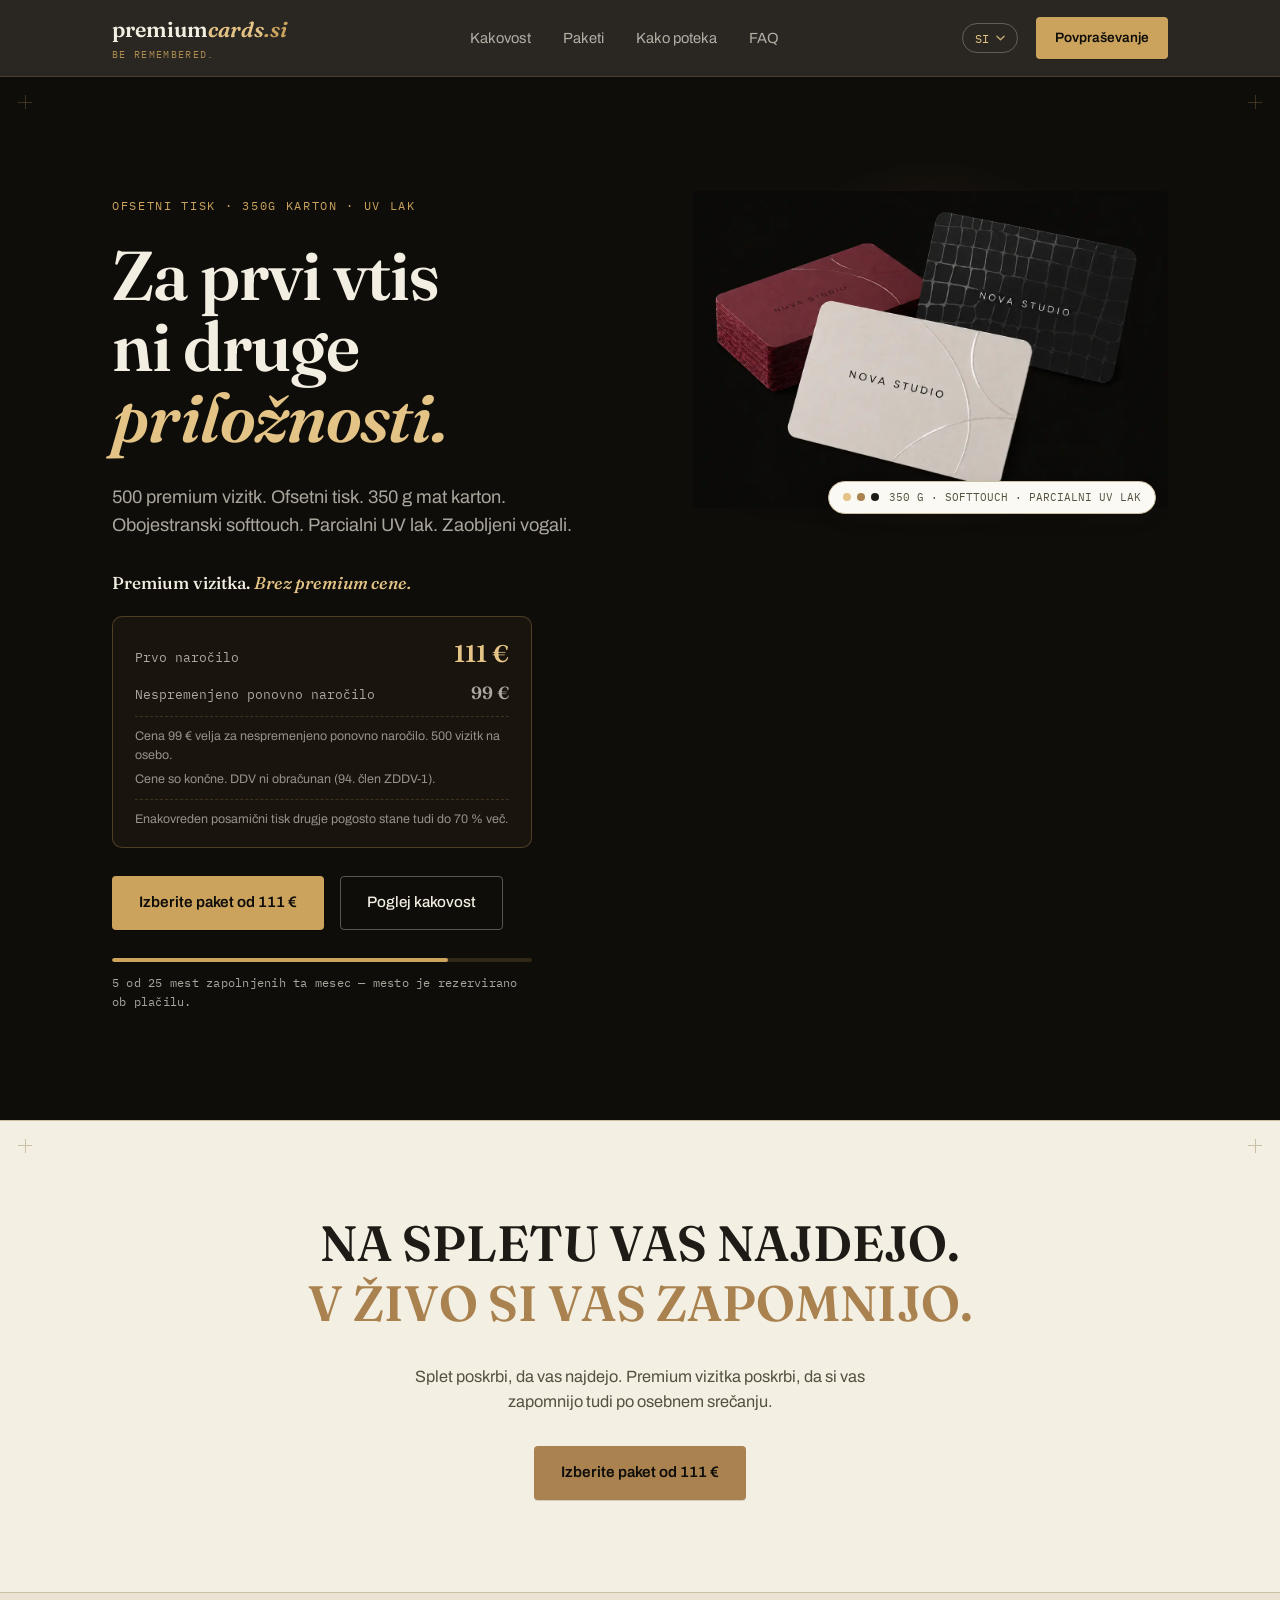
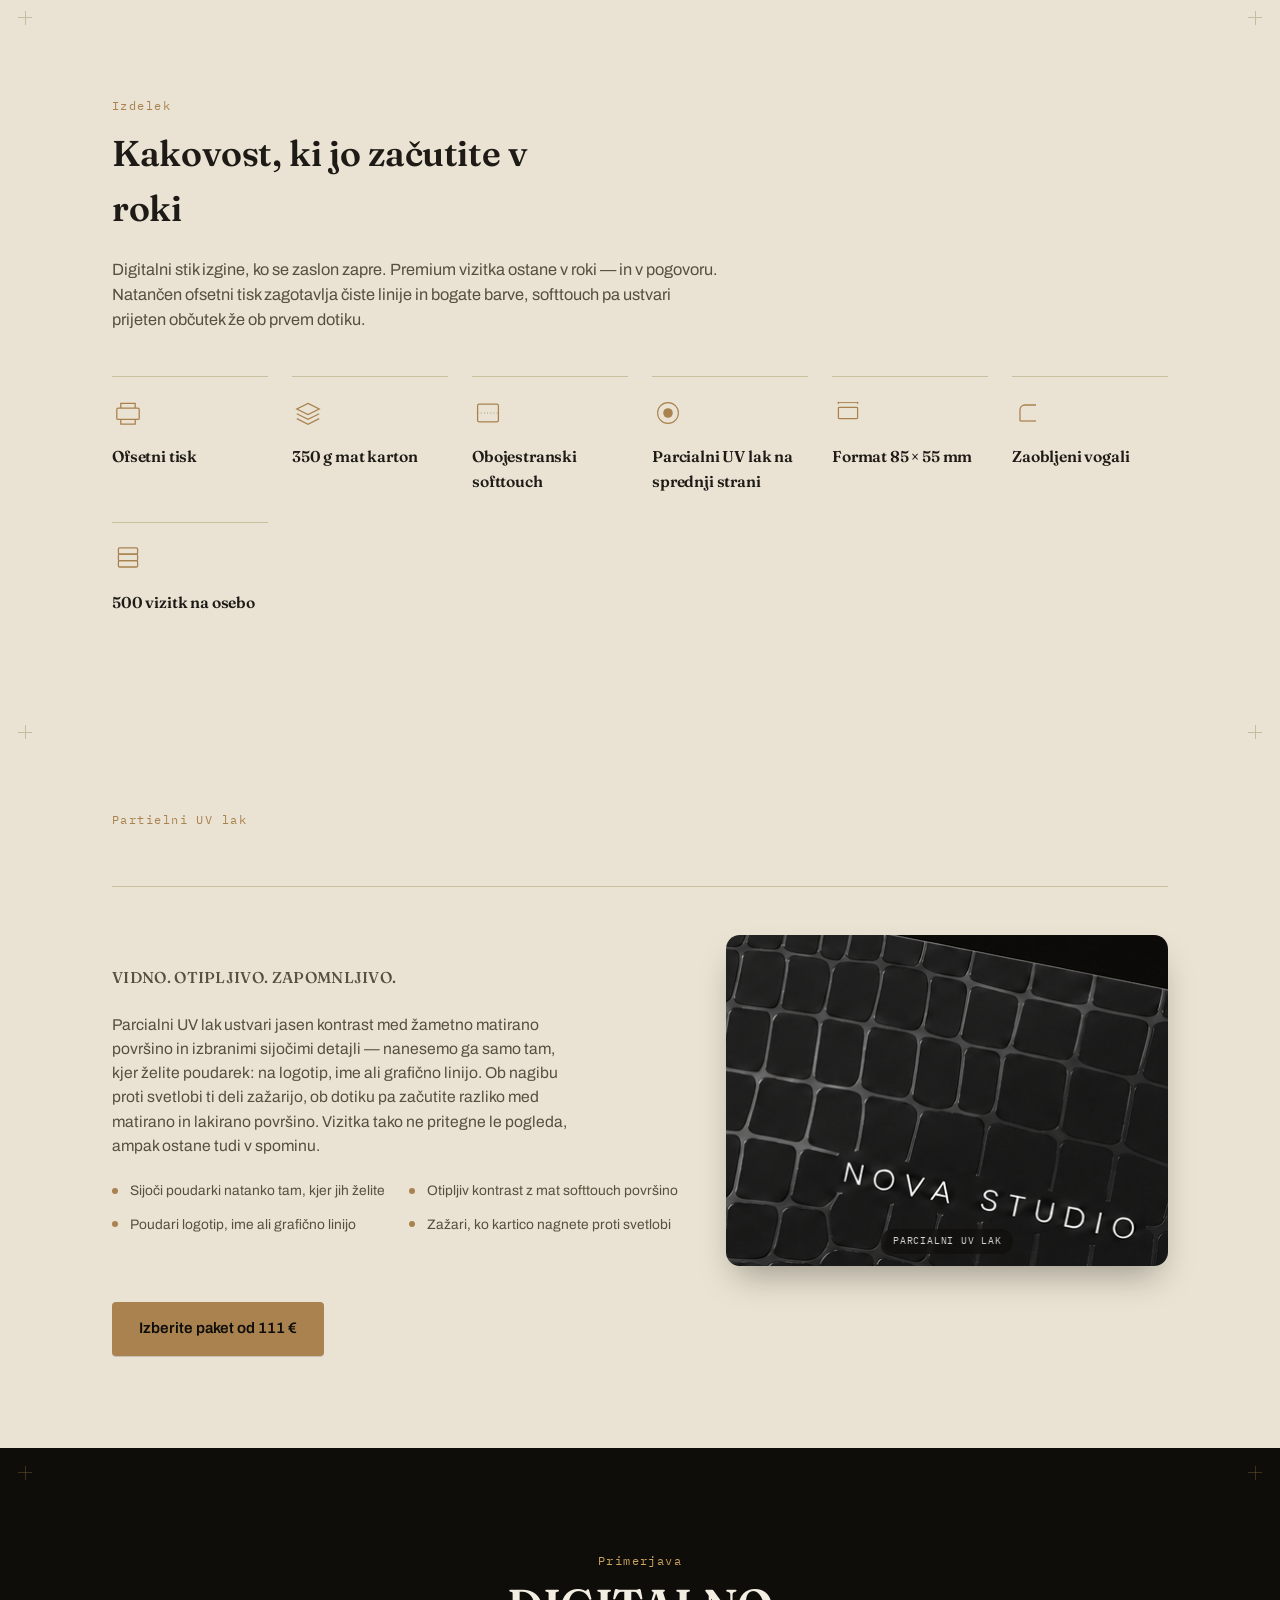
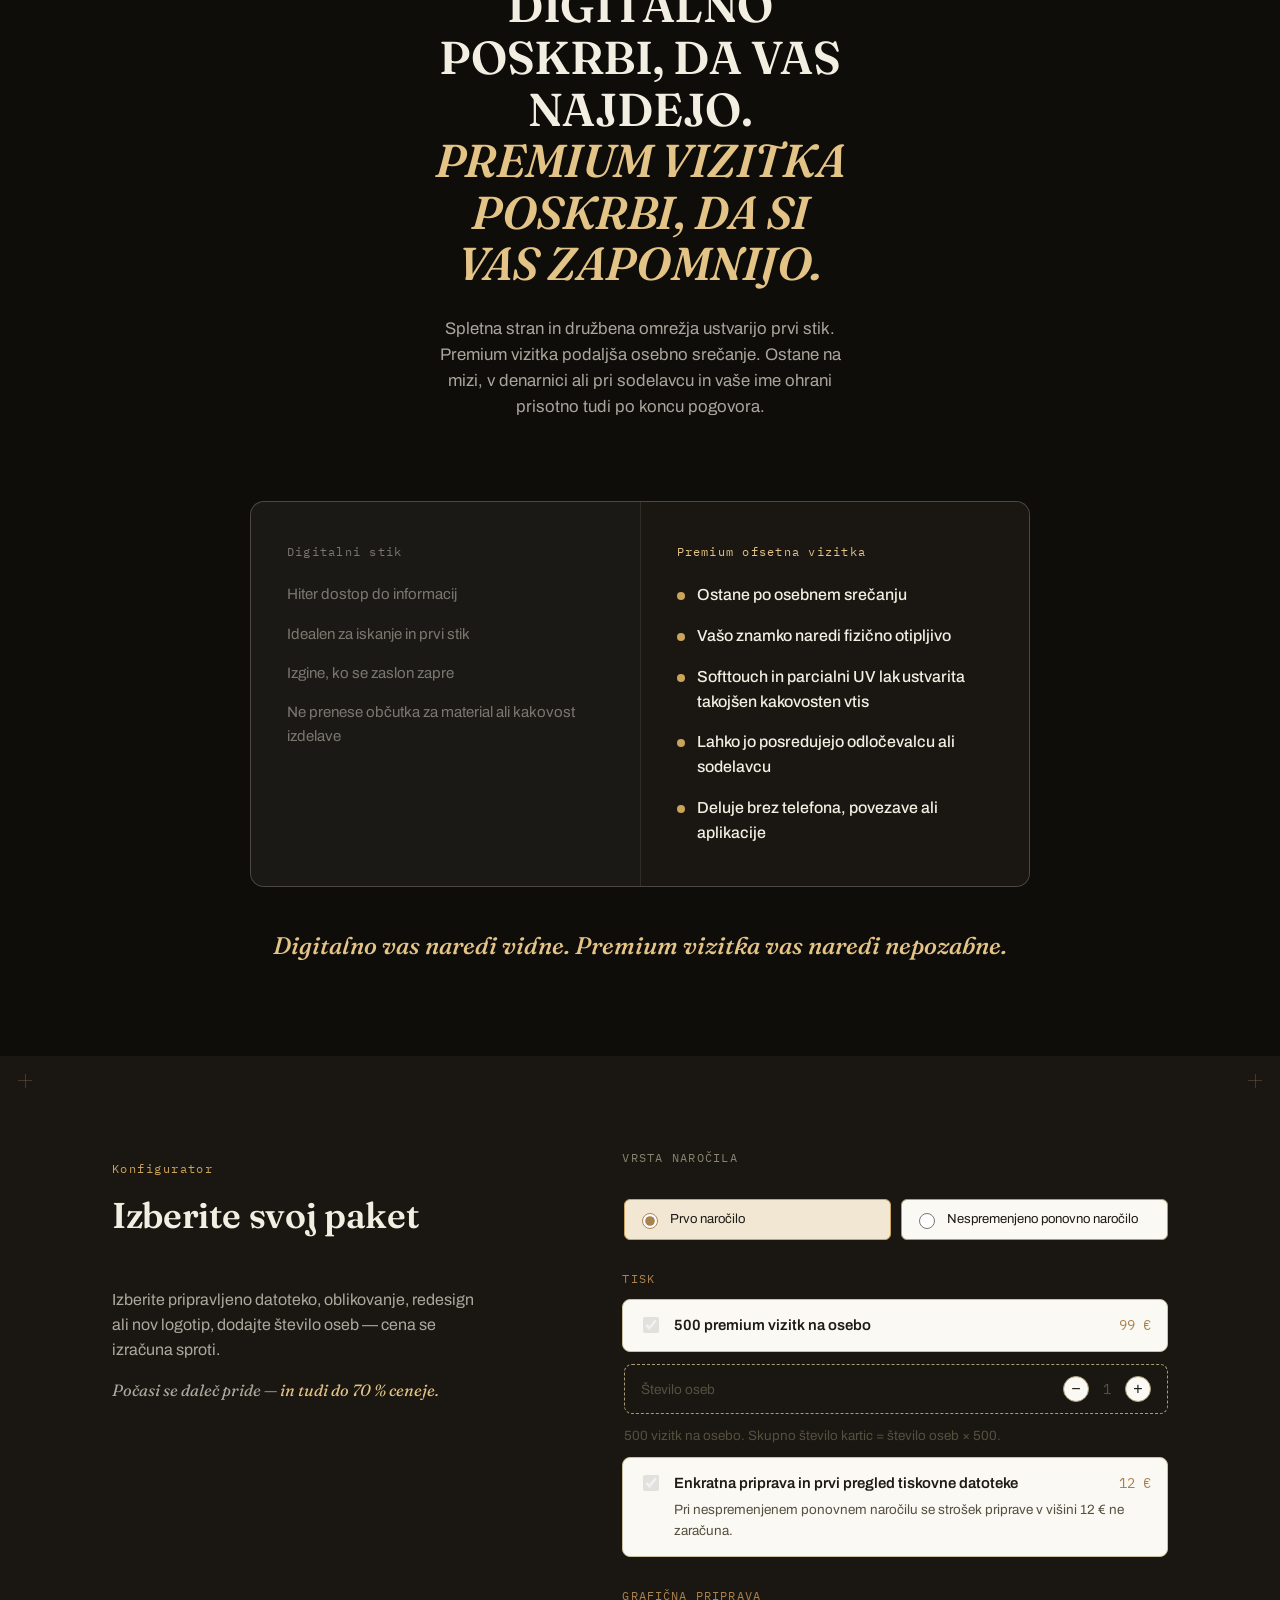
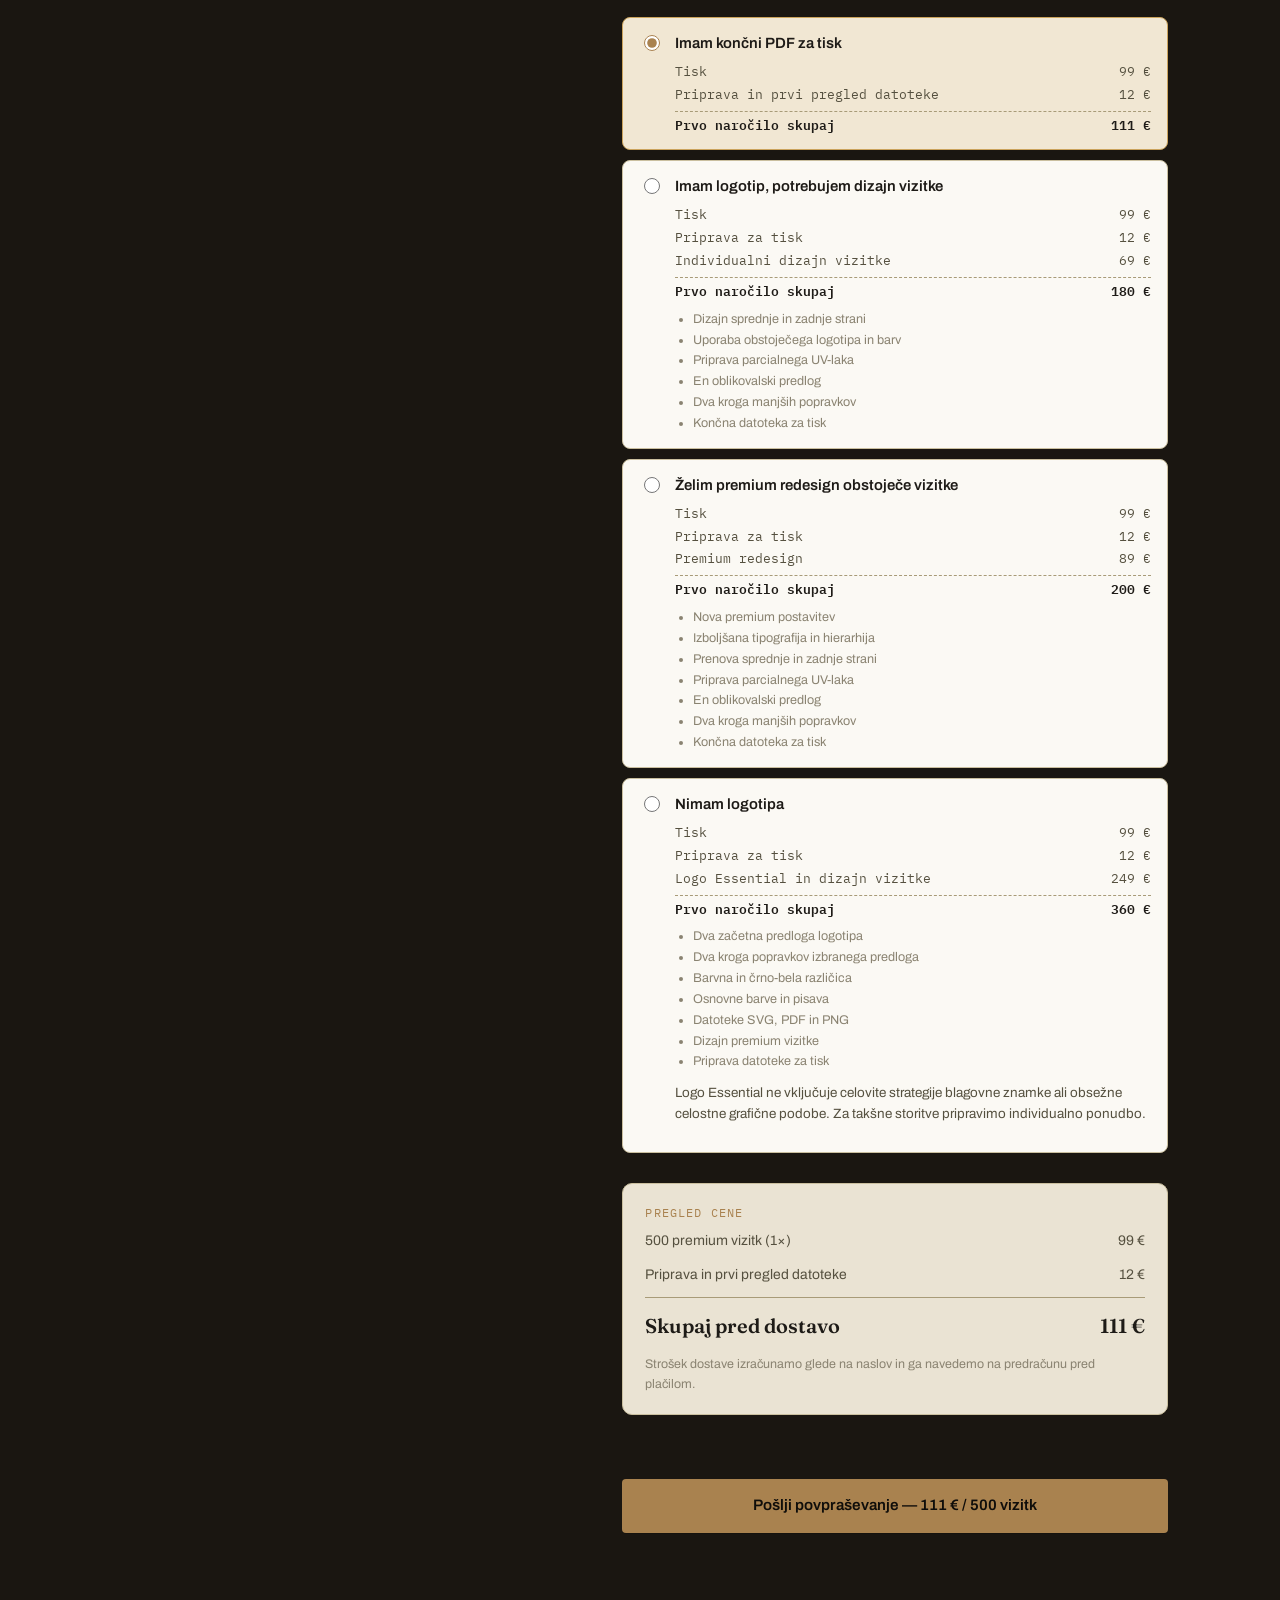
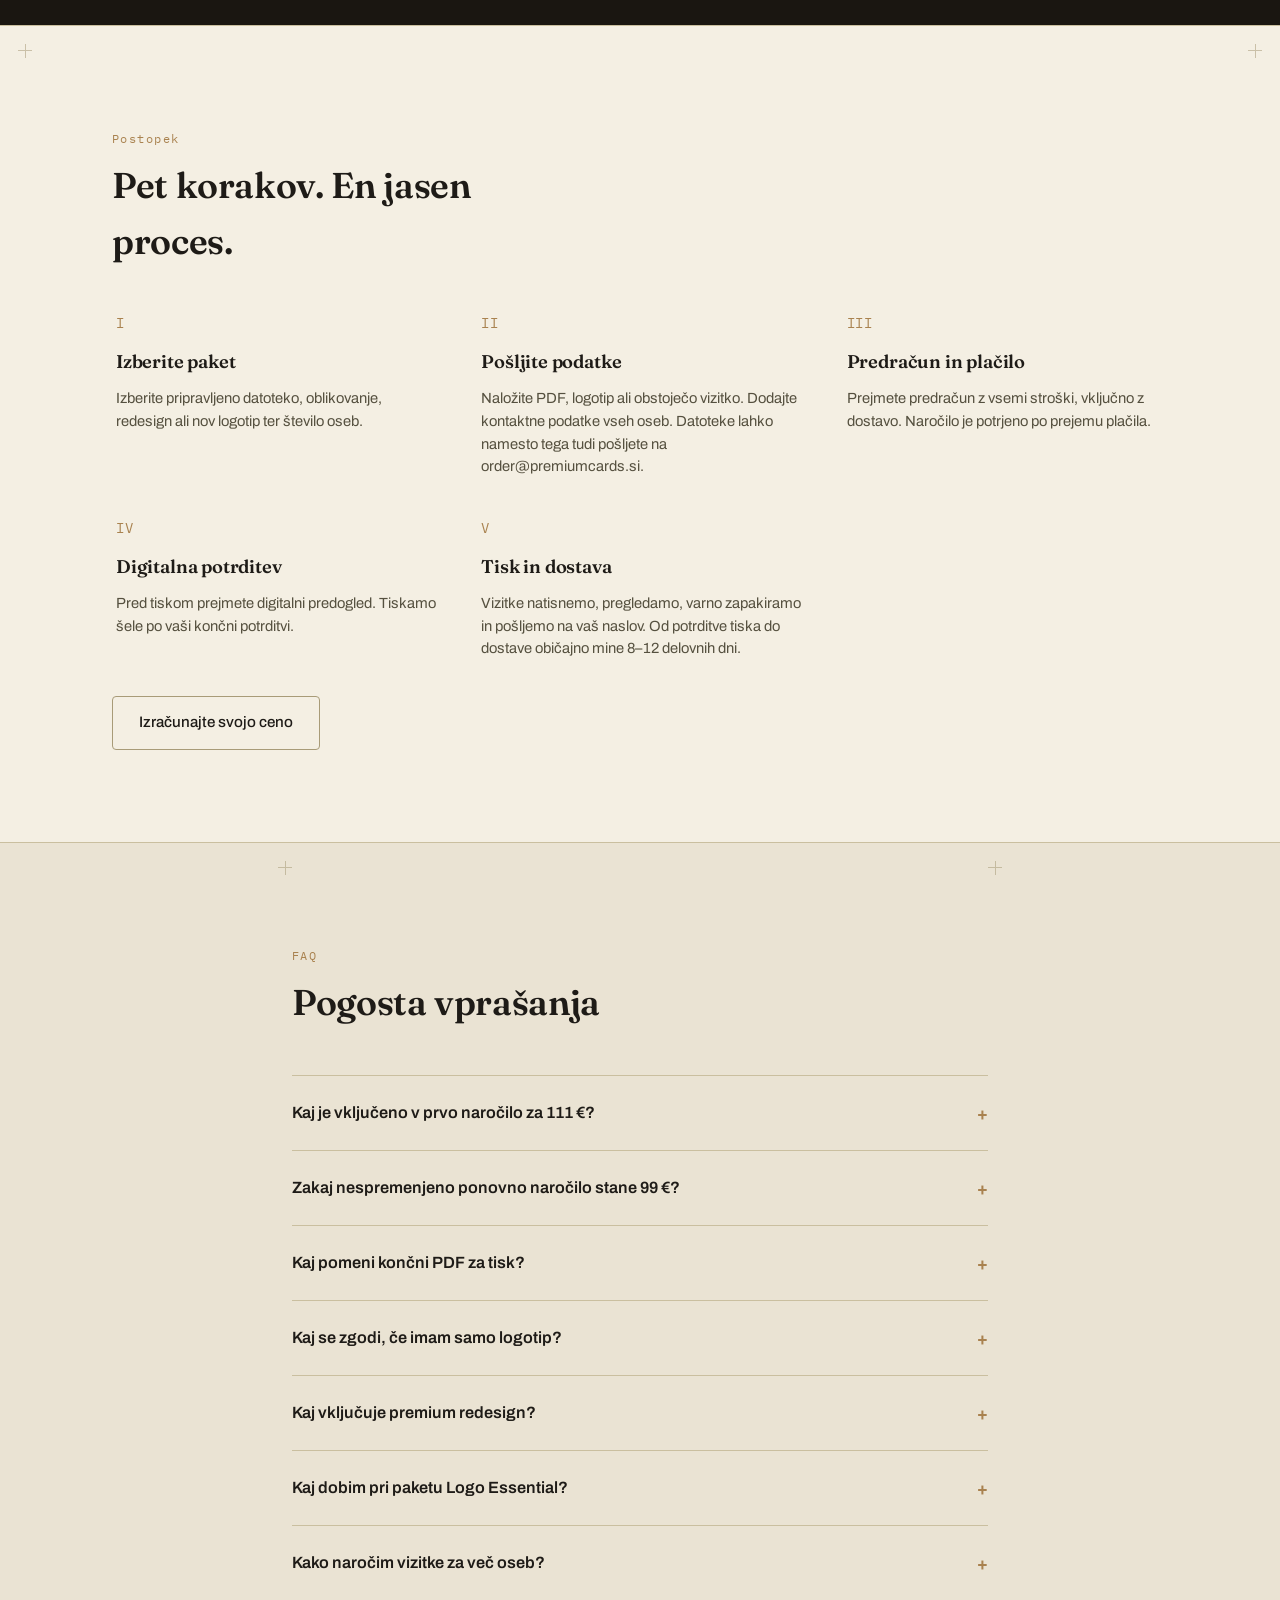
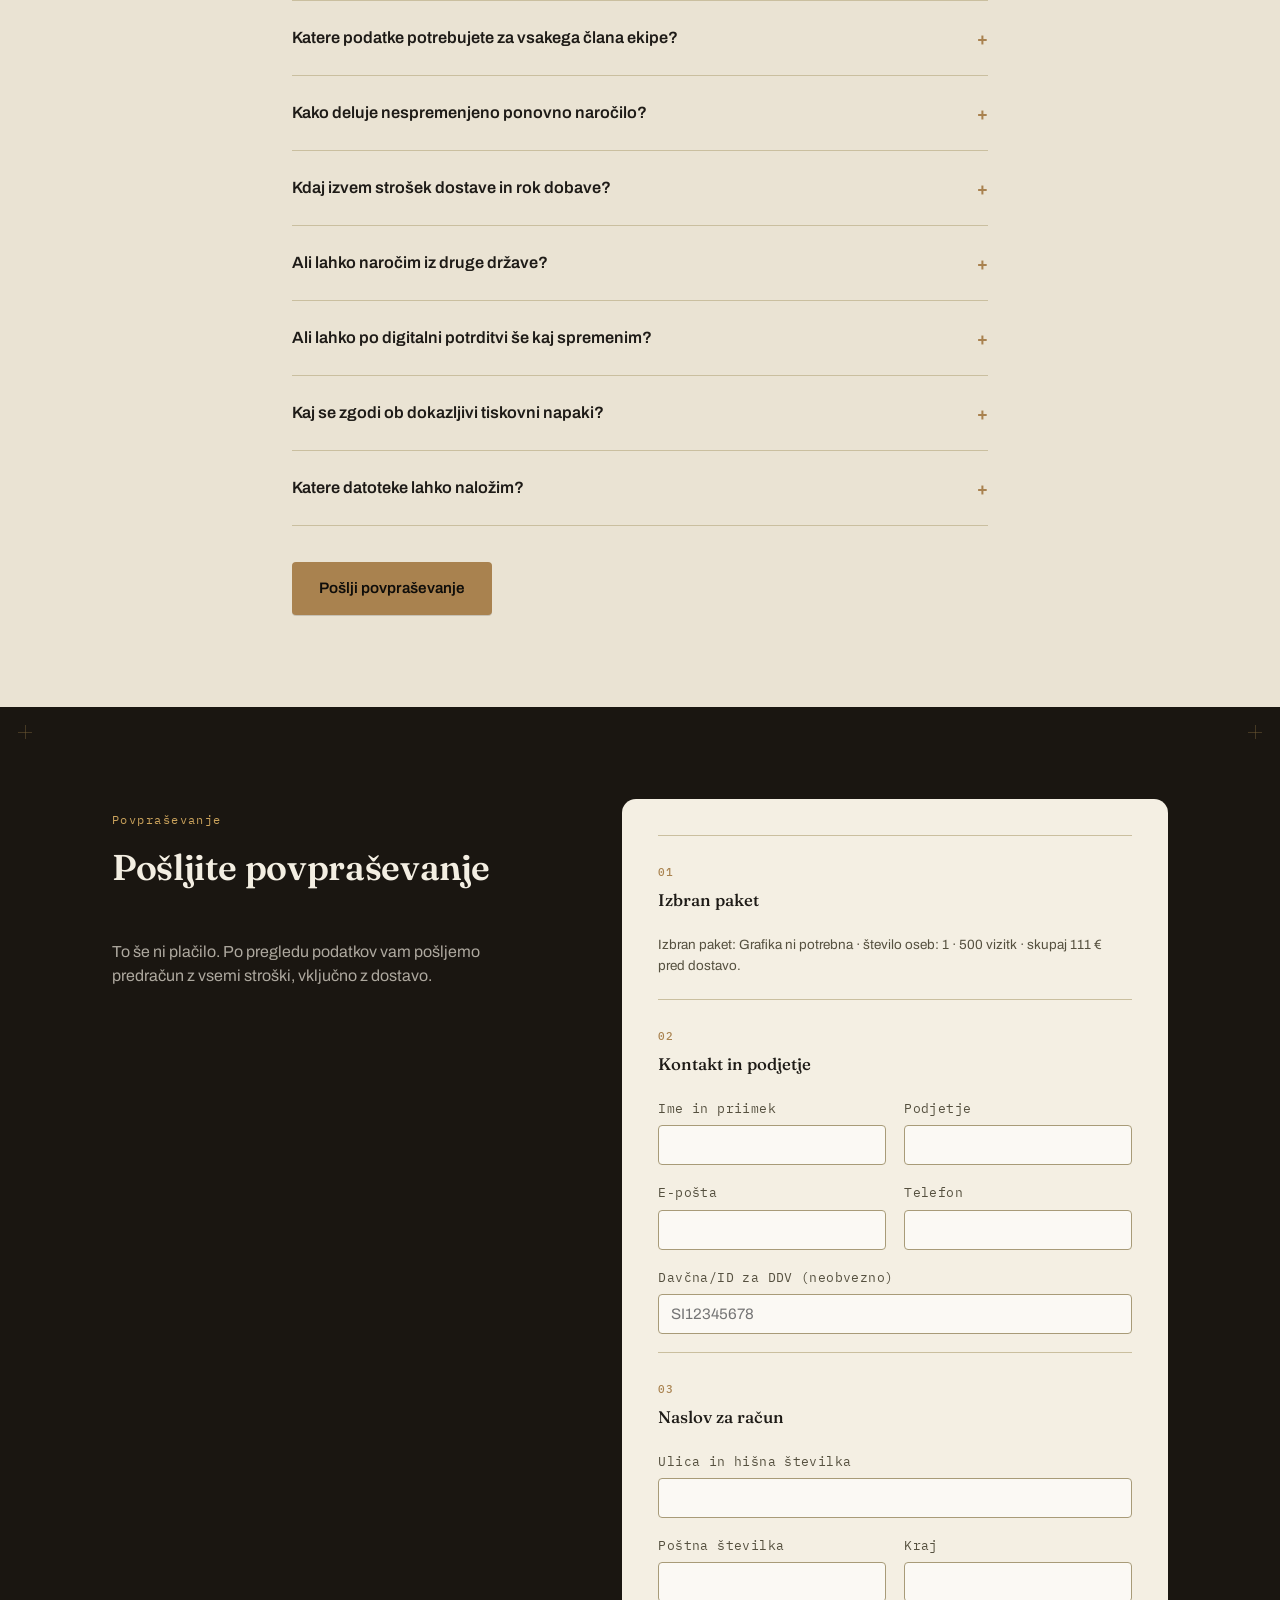
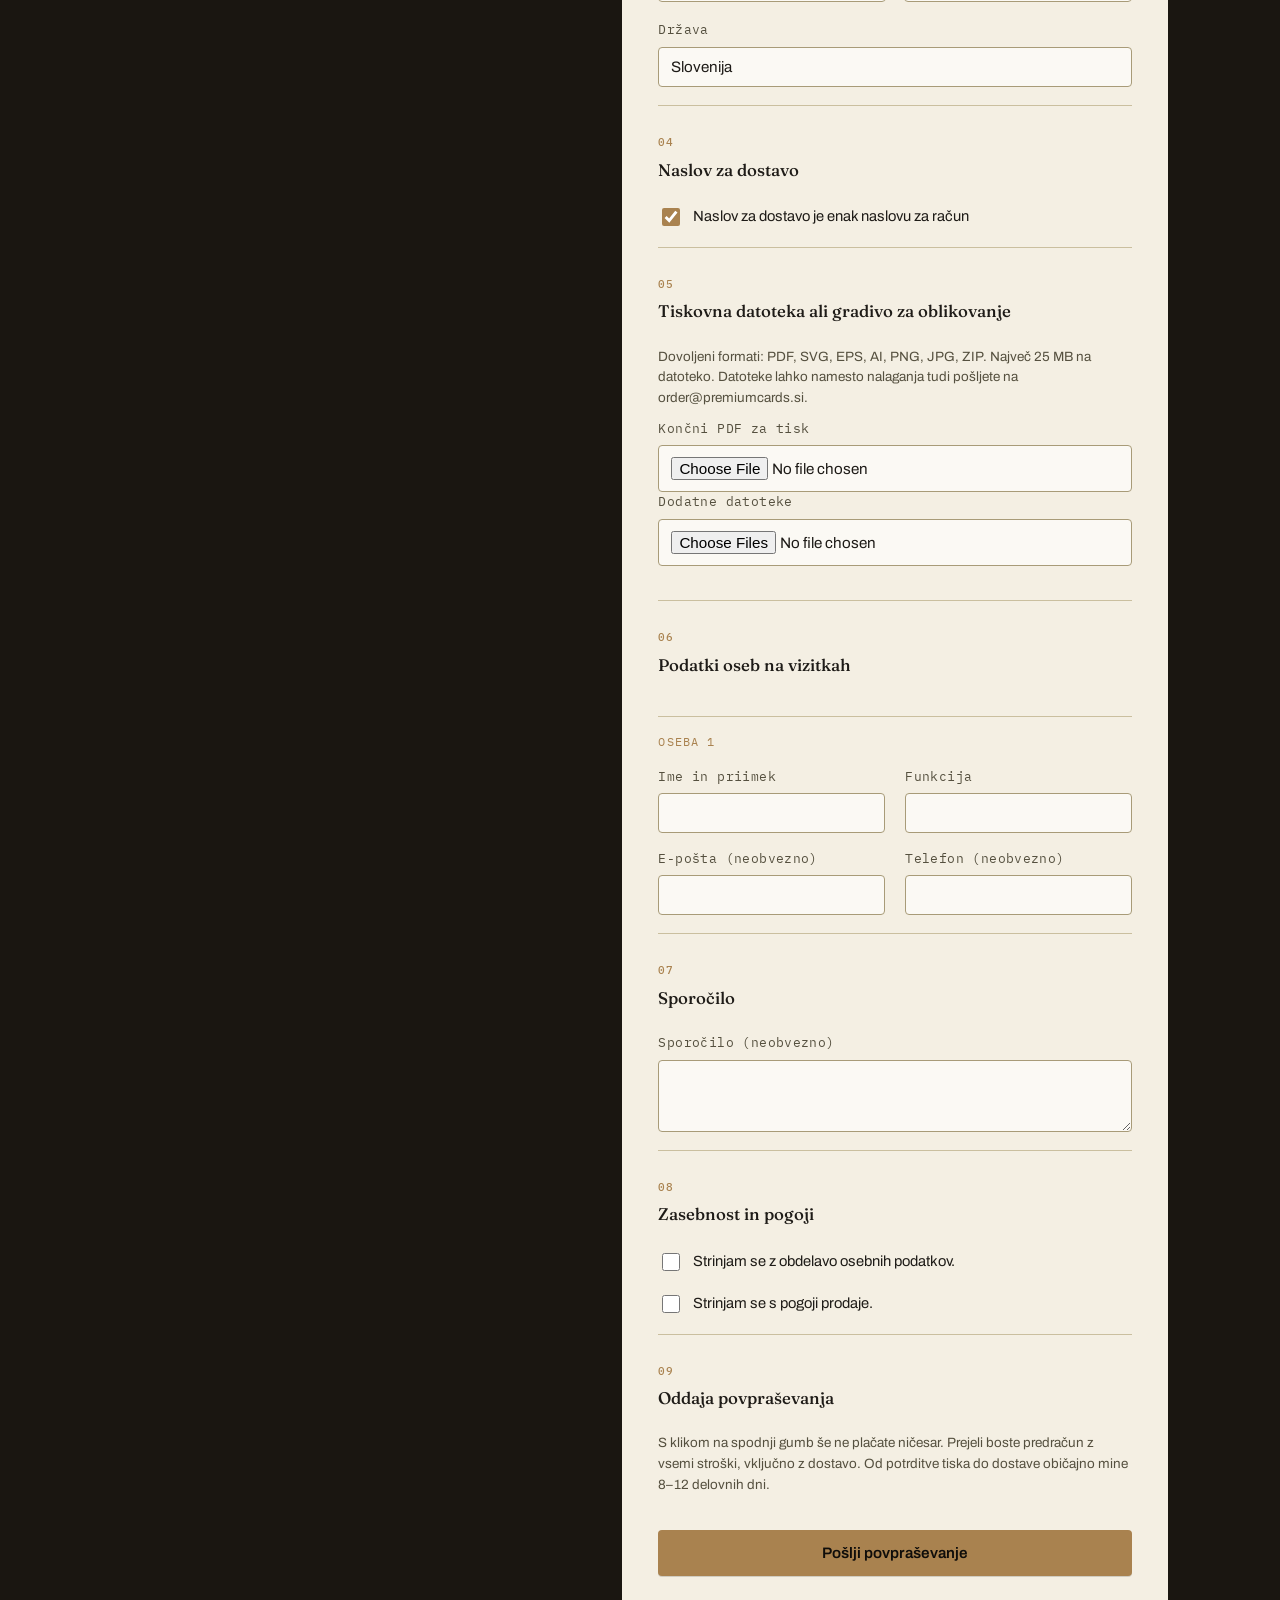
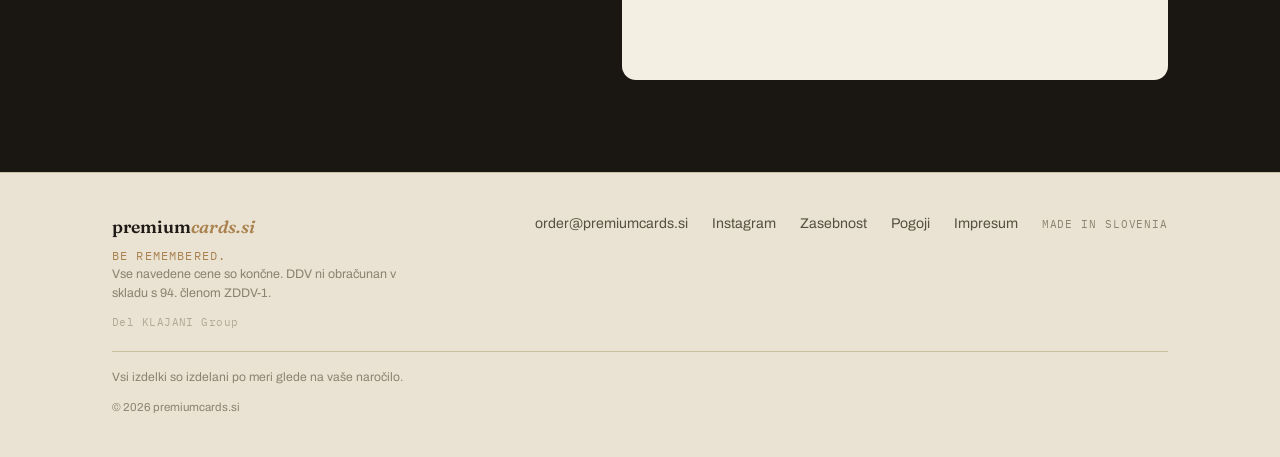
<file: index.html>
<!DOCTYPE html>
<html lang="sl" data-lang="si">
<head>
<meta charset="UTF-8">
<meta name="viewport" content="width=device-width, initial-scale=1.0">
<title>Premium vizitke z UV lakom | 500 kosov | premiumcards.si</title>
<meta name="description" content="Premium vizitke v ofsetnem tisku. 350 g mat karton, obojestranski softtouch, parcialni UV lak in zaobljeni vogali. Prvo naročilo 500 vizitk za 111 €.">
<meta name="robots" content="index, follow, max-image-preview:large">
<link rel="canonical" href="https://premiumcards.si/">
<link rel="alternate" hreflang="sl" href="https://premiumcards.si/">
<link rel="alternate" hreflang="en" href="https://premiumcards.si/en.html">
<link rel="alternate" hreflang="de" href="https://premiumcards.si/de.html">
<link rel="alternate" hreflang="es" href="https://premiumcards.si/es.html">
<link rel="alternate" hreflang="x-default" href="https://premiumcards.si/">
<meta property="og:type" content="website">
<meta property="og:site_name" content="premiumcards.si">
<meta property="og:locale" content="sl_SI">
<meta property="og:title" content="Premium vizitke z UV lakom | 500 kosov | premiumcards.si">
<meta property="og:description" content="Ofsetni tisk na 350 g mat karton, obojestranski softtouch, parcialni UV lak in zaobljeni vogali. Prvo naročilo 500 vizitk za 111 €.">
<meta property="og:url" content="https://premiumcards.si/">
<meta property="og:image" content="https://premiumcards.si/assets/hero-cards-croco-uv-v3.png">
<meta property="og:image:alt" content="Premium vizitke s parcialnim UV lakom">
<meta name="twitter:card" content="summary_large_image">
<meta name="twitter:title" content="Premium vizitke z UV lakom | premiumcards.si">
<meta name="twitter:description" content="500 premium vizitk v ofsetnem tisku s softtouch obdelavo in parcialnim UV lakom.">
<meta name="twitter:image" content="https://premiumcards.si/assets/hero-cards-croco-uv-v3.png">
<script type="application/ld+json">
{
  "@context": "https://schema.org",
  "@graph": [
    {
      "@type": "Organization",
      "@id": "https://premiumcards.si/#organization",
      "name": "premiumcards.si",
      "url": "https://premiumcards.si/",
      "email": "order@premiumcards.si",
      "sameAs": ["https://www.instagram.com/premiumcards.si"]
    },
    {
      "@type": "WebSite",
      "@id": "https://premiumcards.si/#website",
      "url": "https://premiumcards.si/",
      "name": "premiumcards.si",
      "publisher": {"@id": "https://premiumcards.si/#organization"},
      "inLanguage": "sl"
    },
    {
      "@type": "Product",
      "@id": "https://premiumcards.si/#premium-business-cards",
      "name": "Premium vizitke s parcialnim UV lakom",
      "description": "500 premium vizitk v ofsetnem tisku na 350 g mat kartonu, z obojestransko softtouch obdelavo, parcialnim UV lakom in zaobljenimi vogali.",
      "image": "https://premiumcards.si/assets/hero-cards-croco-uv-v3.png",
      "brand": {"@type": "Brand", "name": "premiumcards.si"},
      "material": "350 g mat karton",
      "offers": {
        "@type": "Offer",
        "url": "https://premiumcards.si/#konfigurator",
        "priceCurrency": "EUR",
        "price": "111.00",
        "availability": "https://schema.org/InStock",
        "itemCondition": "https://schema.org/NewCondition",
        "seller": {"@id": "https://premiumcards.si/#organization"}
      }
    }
  ]
}
</script>
<link rel="preconnect" href="https://fonts.googleapis.com">
<link rel="preconnect" href="https://fonts.gstatic.com" crossorigin>
<link href="https://fonts.googleapis.com/css2?family=Fraunces:ital,opsz,wght@0,9..144,300;0,9..144,400;0,9..144,500;0,9..144,600;0,9..144,700;1,9..144,400;1,9..144,500;1,9..144,600&family=Archivo:wght@400;500;600;700&family=IBM+Plex+Mono:wght@400;500&display=swap" rel="stylesheet">
<style>
/* =========================================================
   premiumcards.si — design tokens
   Direction: printer's proof-sheet aesthetic — cardstock,
   registration marks, single-hue accent ink, letterpress display type.
   ========================================================= */

:root {
  --paper: #EAE3D3;
  --paper-2: #F4EFE3;
  --card-white: #FBF9F4;
  --ink: #1E1B17;
  --ink-soft: #55503f;
  --ink-faint: #8a8371;
  --brass: #A9824F;
  --brass-light: #c7a876;
  --line: #cabf9f;
  --line-strong: #a89b78;

  --void: #0F0D0A;
  --void-2: #1A1611;
  --gold: #CBA35C;
  --gold-bright: #E4C486;
  --on-void: #F3EEE2;
  --on-void-soft: rgba(243,238,226,0.68);

  --font-display: 'Fraunces', serif;
  --font-body: 'Archivo', sans-serif;
  --font-mono: 'IBM Plex Mono', monospace;

  --wrap: 1120px;
  --radius-card: 12px; /* 3mm at this card's 4px/mm scale (340px ≈ 85mm) */
}

* { box-sizing: border-box; }

[hidden] { display: none !important; }

html { scroll-behavior: smooth; }

body {
  margin: 0;
  background: var(--paper);
  color: var(--ink);
  font-family: var(--font-body);
  font-size: 16px;
  line-height: 1.55;
  -webkit-font-smoothing: antialiased;
}

.wrap {
  max-width: var(--wrap);
  margin: 0 auto;
  padding: 0 32px;
}

a { color: inherit; text-decoration: none; }

img, svg { display: block; max-width: 100%; }

h1, h2, h3 {
  font-family: var(--font-display);
  font-weight: 600;
  color: var(--ink);
  margin: 0 0 0.4em;
  letter-spacing: -0.01em;
}

em { font-style: italic; }

/* ---------- language toggle ---------- */
.t-si, .t-en, .t-de, .t-es { display: none; }
html[data-lang="si"] .t-si { display: inline; }
html[data-lang="en"] .t-en { display: inline; }
html[data-lang="de"] .t-de { display: inline; }
html[data-lang="es"] .t-es { display: inline; }

/* ---------- registration marks (signature motif) ---------- */
.reg-corners { position: relative; }
.reg-corners::before,
.reg-corners::after {
  content: "";
  position: absolute;
  top: 18px;
  width: 14px;
  height: 14px;
  background:
    linear-gradient(var(--reg-color, var(--line-strong)), var(--reg-color, var(--line-strong))) center / 100% 1px no-repeat,
    linear-gradient(90deg, var(--reg-color, var(--line-strong)), var(--reg-color, var(--line-strong))) center / 1px 100% no-repeat;
  opacity: 0.55;
}
.reg-corners::before { left: 18px; }
.reg-corners::after  { right: 18px; }

/* ---------- dark / void sections (exclusive punch moments) ---------- */
.section-dark {
  background: var(--void);
  color: var(--on-void-soft);
  --reg-color: rgba(203,163,92,0.45);
}
.section-dark h1, .section-dark h2, .section-dark h3 { color: var(--on-void); }
.section-dark .section-eyebrow, .section-dark .eyebrow { color: var(--gold); }
.section-dark.proof, .section-dark.process { border-color: rgba(203,163,92,0.18); }

/* ---------- header ---------- */
.site-header {
  position: sticky;
  top: 0;
  z-index: 40;
  background: rgba(15, 13, 10, 0.88);
  backdrop-filter: blur(6px);
  border-bottom: 1px solid rgba(203,163,92,0.2);
}

.header-inner {
  display: flex;
  align-items: center;
  justify-content: space-between;
  height: 76px;
}

.wordmark {
  font-family: var(--font-display);
  font-weight: 600;
  font-size: 1.35rem;
  color: var(--on-void);
  white-space: nowrap;
}
.header-brand { display: flex; flex-direction: column; gap: 1px; }
.header-tagline {
  font-family: var(--font-mono);
  font-size: 0.6rem;
  letter-spacing: 0.14em;
  color: var(--gold);
  opacity: 0.8;
}
.wordmark em { color: var(--gold-bright); font-style: italic; }
.wordmark .tld { color: var(--gold); font-style: italic; }
.wordmark.small { font-size: 1.1rem; color: var(--ink); }
.wordmark.small em { color: var(--brass); }
.wordmark.small .tld { color: var(--brass); }

.main-nav {
  display: flex;
  gap: 32px;
  font-size: 0.92rem;
  color: var(--on-void-soft);
}
.main-nav a { transition: color .15s ease; }
.main-nav a:hover { color: var(--gold-bright); }

.header-actions { display: flex; align-items: center; gap: 18px; }

.lang-dropdown { position: relative; }

.lang-dropdown-btn {
  font-family: var(--font-mono);
  font-size: 0.78rem;
  letter-spacing: 0.05em;
  background: none;
  border: 1px solid rgba(243,238,226,0.28);
  border-radius: 20px;
  padding: 6px 12px;
  cursor: pointer;
  color: var(--gold-bright);
  display: flex;
  align-items: center;
  gap: 6px;
  transition: border-color .15s ease;
}
.lang-dropdown-btn:hover { border-color: rgba(203,163,92,0.55); }
.lang-caret { flex-shrink: 0; opacity: 0.85; transition: transform .15s ease; }
.lang-dropdown.is-open .lang-caret { transform: rotate(180deg); }

.lang-dropdown-list {
  position: absolute;
  top: calc(100% + 8px);
  right: 0;
  min-width: 68px;
  background: var(--void-2);
  border: 1px solid rgba(203,163,92,0.28);
  border-radius: 10px;
  padding: 5px;
  margin: 0;
  list-style: none;
  box-shadow: 0 16px 32px rgba(0,0,0,0.4);
  z-index: 60;
}
.lang-dropdown-list[hidden] { display: none; }
.lang-dropdown-list li {
  font-family: var(--font-mono);
  font-size: 0.8rem;
  letter-spacing: 0.04em;
  color: var(--on-void-soft);
  padding: 7px 11px;
  border-radius: 6px;
  cursor: pointer;
  transition: background .12s ease, color .12s ease;
}
.lang-dropdown-list li:hover,
.lang-dropdown-list li:focus-visible,
.lang-dropdown-list li.is-active {
  background: rgba(203,163,92,0.18);
  color: var(--gold-bright);
  outline: none;
}

/* ---------- buttons ---------- */
.btn {
  display: inline-flex;
  align-items: center;
  justify-content: center;
  gap: 8px;
  font-family: var(--font-body);
  font-weight: 600;
  font-size: 0.95rem;
  padding: 14px 26px;
  border-radius: 4px;
  cursor: pointer;
  border: 1px solid transparent;
  transition: transform .15s ease, background .15s ease, box-shadow .15s ease;
}
.btn:active { transform: translateY(1px); }

.btn-primary {
  background: var(--brass);
  color: var(--void);
  box-shadow: 0 1px 0 rgba(0,0,0,0.15);
}
.btn-primary:hover { background: var(--brass-light); }

.site-header .btn-primary {
  background: var(--gold);
  color: var(--void);
}
.site-header .btn-primary:hover { background: var(--gold-bright); }

.btn-ghost {
  background: transparent;
  color: var(--ink);
  border-color: var(--line-strong);
  font-weight: 500;
}
.btn-ghost:hover { border-color: var(--ink); }

.btn-sm { padding: 9px 18px; font-size: 0.85rem; }
.btn-wide { width: 100%; }

.section-dark .btn-primary {
  background: var(--gold);
  color: var(--void);
  box-shadow: 0 1px 0 rgba(0,0,0,0.4);
}
.section-dark .btn-primary:hover { background: var(--gold-bright); }
.section-dark .btn-ghost {
  color: var(--on-void);
  border-color: rgba(243,238,226,0.32);
}
.section-dark .btn-ghost:hover { border-color: var(--gold); color: var(--gold-bright); }

/* ---------- hero ---------- */
.hero { padding: 108px 0 96px; overflow: hidden; }

.hero-inner {
  display: grid;
  grid-template-columns: 1.05fr 0.95fr;
  gap: 56px;
  align-items: start;
}
.hero-visual { padding-top: 6px; }
.hero-copy, .hero-visual { min-width: 0; }

.eyebrow {
  font-family: var(--font-mono);
  font-size: 0.75rem;
  letter-spacing: 0.14em;
  color: var(--gold);
  margin-bottom: 24px;
}

.hero h1 {
  font-size: clamp(2.8rem, 5.4vw, 4.6rem);
  line-height: 1.03;
  letter-spacing: -0.015em;
  margin-bottom: 30px;
}
.hero h1 em { color: var(--gold-bright); font-style: italic; }

.hero-sub {
  font-size: 1.14rem;
  color: var(--on-void-soft);
  max-width: 46ch;
  margin-bottom: 36px;
}

.hero-ctas { display: flex; gap: 16px; flex-wrap: wrap; margin-bottom: 32px; }

/* --- hero card mockup --- */
.hero-visual { position: relative; display: flex; justify-content: center; }
.hero-visual::before {
  content: "";
  position: absolute;
  width: 380px;
  height: 380px;
  background: radial-gradient(circle, rgba(203,163,92,0.18) 0%, transparent 70%);
  top: 50%;
  left: 50%;
  transform: translate(-50%, -50%);
  pointer-events: none;
}

.hero-price-block {
  border: 1px solid rgba(203,163,92,0.3);
  border-radius: 10px;
  padding: 18px 22px;
  margin-bottom: 28px;
  max-width: 420px;
  background: rgba(203,163,92,0.05);
}
.hero-value-line {
  font-family: var(--font-display);
  font-weight: 500;
  font-size: 1.08rem;
  color: var(--on-void);
  margin: -6px 0 20px;
}
.hero-value-line em { color: var(--gold-bright); font-style: italic; }
.hero-savings-note { color: var(--gold); opacity: 0.95; }
.hero-slots {
  max-width: 420px;
  margin-top: -4px;
}
.hero-slots-bar {
  height: 4px;
  border-radius: 2px;
  background: rgba(203,163,92,0.18);
  overflow: hidden;
  margin-bottom: 8px;
}
.hero-slots-bar span {
  display: block;
  height: 100%;
  background: var(--gold);
  border-radius: 2px;
}
.hero-slots-text {
  font-family: var(--font-mono);
  font-size: 0.76rem;
  color: var(--on-void-soft);
  letter-spacing: 0.02em;
}
.hero-price-row { display: flex; justify-content: space-between; align-items: baseline; gap: 12px; }
.hero-price-row + .hero-price-row { margin-top: 6px; }
.hero-price-row .hero-price-label { font-family: var(--font-mono); font-size: 0.82rem; color: var(--on-void-soft); }
.hero-price-row .hero-price-value { font-family: var(--font-display); font-weight: 600; font-size: 1.5rem; color: var(--gold-bright); }
.hero-price-row-sub .hero-price-value { font-size: 1.1rem; color: var(--on-void-soft); }
.hero-price-note { font-size: 0.78rem; color: var(--on-void-soft); opacity: 0.85; margin: 10px 0 0; padding-top: 10px; border-top: 1px dashed rgba(203,163,92,0.25); }

/* ---------- hero product photo ---------- */
.hero-product-shot {
  position: relative;
  width: min(610px, 52vw);
  margin: 0;
  isolation: isolate;
}
.hero-product-shot::before {
  content: "";
  position: absolute;
  inset: 10% 5% 5%;
  z-index: -1;
  background: radial-gradient(circle, rgba(228,196,134,0.18), transparent 68%);
  filter: blur(20px);
}
.hero-shot-frame {
  position: relative;
  overflow: hidden;
  border-radius: 4px;
  display: block;
}
.hero-product-shot img {
  width: 100%;
  height: auto;
  display: block;
  filter:
    drop-shadow(0 2px 3px rgba(0,0,0,0.35))
    drop-shadow(0 18px 28px rgba(0,0,0,0.32))
    drop-shadow(0 44px 60px rgba(0,0,0,0.24));
}
/* infrequent light sweep across the photo. Uses mix-blend-mode:screen
   so the highlight interacts with the photo's own brightness — areas
   that are already reflective (the coated lines/logo) light up much
   more than the deep matte cardstock around them, keeping the "partial"
   coating honest instead of making the whole card look glossy.
   Contained within .hero-shot-frame so it never spills past the
   photo's own edges. */
.hero-shot-sheen {
  position: absolute;
  top: -20%;
  left: -60%;
  width: 42%;
  height: 140%;
  background: linear-gradient(100deg,
    transparent 0%,
    rgba(255,255,255,0.25) 35%,
    rgba(255,250,235,0.95) 50%,
    rgba(255,255,255,0.25) 65%,
    transparent 100%);
  mix-blend-mode: overlay;
  transform: rotate(12deg);
  pointer-events: none;
  animation: hero-sheen-pass 3.4s ease-in-out infinite;
}
@keyframes hero-sheen-pass {
  0% { left: -60%; }
  62% { left: 130%; }
  100% { left: 130%; }
}
.hero-product-shot::after {
  content: "";
  position: absolute;
  left: 8%;
  right: 8%;
  bottom: -4%;
  height: 14%;
  z-index: -1;
  background: radial-gradient(ellipse, rgba(0,0,0,0.42) 0%, transparent 72%);
  filter: blur(6px);
}

.spec-tag {
  position: absolute;
  bottom: -6px;
  right: 12px;
  background: var(--card-white);
  border: 1px solid var(--line);
  border-radius: 20px;
  padding: 7px 14px;
  display: flex;
  align-items: center;
  gap: 6px;
  box-shadow: 0 6px 16px rgba(30,27,23,0.12);
}
.dot { width: 8px; height: 8px; border-radius: 50%; }
.dot-forest { background: var(--gold-bright); }
.dot-brass { background: var(--brass); }
.dot-ink { background: var(--ink); }
.spec-label {
  font-family: var(--font-mono);
  font-size: 0.68rem;
  color: var(--ink-soft);
  margin-left: 4px;
}

/* ---------- brand message (Be Found Online. Be Remembered in Person.) ---------- */
.brand-message { text-align: center; background: var(--paper-2); border-top: 1px solid var(--line); border-bottom: 1px solid var(--line); }
.brand-message .wrap { max-width: 780px; }
.brand-message-lines {
  font-family: var(--font-display);
  font-weight: 600;
  font-size: clamp(1.8rem, 4.2vw, 3.1rem);
  line-height: 1.22;
  color: var(--ink);
  margin: 0 0 30px;
}
.brand-message-lines .line-2 { display: block; color: var(--brass); }
.brand-message-sub {
  max-width: 56ch;
  margin: 0 auto 32px;
  color: var(--ink-soft);
  font-size: 1.02rem;
}

/* ---------- social proof (kept minimal; the proof section itself was
   removed in favour of the hero's three-card fan + brand message) ---------- */

/* ---------- offline manifesto ---------- */
.manifesto { text-align: center; }
.manifesto-inner { display: flex; flex-direction: column; align-items: center; }
.manifesto-head { max-width: 46ch; margin-bottom: 64px; }
.manifesto-h {
  font-size: clamp(2.1rem, 3.6vw, 3.1rem);
  line-height: 1.12;
  margin-bottom: 26px;
  max-width: none;
}
.manifesto-h em { color: var(--gold-bright); font-style: italic; }
.manifesto-sub { color: var(--on-void-soft); font-size: 1.05rem; }
.manifesto-close {
  margin: 40px 0 0;
  font-family: var(--font-display);
  font-style: italic;
  font-weight: 500;
  font-size: clamp(1.15rem, 2vw, 1.5rem);
  color: var(--gold-bright);
  text-align: center;
}

.compare {
  display: grid;
  grid-template-columns: 1fr 1fr;
  gap: 1px;
  background: rgba(243,238,226,0.14);
  border: 1px solid rgba(243,238,226,0.14);
  border-radius: 14px;
  overflow: hidden;
  max-width: 780px;
  width: 100%;
}
.compare-col { background: var(--void); padding: 40px 36px; text-align: left; }
.compare-col ul { list-style: none; margin: 0; padding: 0; display: flex; flex-direction: column; gap: 16px; }

.compare-label {
  display: block;
  font-family: var(--font-mono);
  font-size: 0.78rem;
  letter-spacing: 0.1em;
  margin-bottom: 22px;
}
.compare-digital { opacity: 0.62; }
.compare-digital .compare-label { color: var(--on-void-soft); }
.compare-digital li { font-size: 0.94rem; color: var(--on-void-soft); }

.compare-offline { background: var(--void-2); }
.compare-offline .compare-label { color: var(--gold-bright); }
.compare-offline li {
  font-size: 1rem;
  color: var(--on-void);
  font-weight: 500;
  padding-left: 20px;
  position: relative;
}
.compare-offline li::before {
  content: "";
  position: absolute;
  left: 0;
  top: 0.55em;
  width: 8px;
  height: 8px;
  border-radius: 50%;
  background: var(--gold);
}

/* ---------- generic section heading ---------- */
section { padding: 92px 0; }

.section-eyebrow {
  font-family: var(--font-mono);
  font-size: 0.75rem;
  letter-spacing: 0.12em;
  color: var(--brass);
  margin-bottom: 10px;
}

section h2 {
  font-size: clamp(1.8rem, 2.8vw, 2.5rem);
  margin-bottom: 44px;
  max-width: 18ch;
}

/* ---------- product features ---------- */
.feature-grid {
  display: grid;
  grid-template-columns: repeat(auto-fit, minmax(150px, 1fr));
  gap: 28px 24px;
}
.feature-grid > * { min-width: 0; }
.feature { border-top: 1px solid var(--line); padding-top: 20px; }
.feature-icon { width: 32px; height: 32px; color: var(--brass); margin-bottom: 16px; }
.feature h3 { font-size: 0.98rem; margin-bottom: 0; }
.feature p { font-size: 0.88rem; color: var(--ink-soft); margin: 0; }

/* ---------- UV-lacquer highlight (within the product/quality section) ---------- */
.uv-highlight {
  margin-top: 56px;
  padding-top: 48px;
  border-top: 1px solid var(--line);
  display: grid;
  grid-template-columns: 1.3fr 1fr;
  gap: 40px;
  align-items: center;
}
.uv-highlight > * { min-width: 0; }
.uv-highlight-h {
  font-family: var(--font-display);
  font-weight: 500;
  font-size: clamp(1.1rem, 1.6vw, 1.35rem);
  letter-spacing: 0.02em;
  color: var(--ink);
  margin: 0 0 14px;
}
.uv-highlight-copy p {
  color: var(--ink-soft);
  font-size: 0.98rem;
  max-width: 52ch;
  margin: 0 0 22px;
}
.uv-perks {
  list-style: none;
  margin: 0;
  padding: 0;
  display: grid;
  grid-template-columns: repeat(2, 1fr);
  gap: 12px 20px;
}
.uv-perks > li { min-width: 0; }
.uv-perks li {
  font-size: 0.86rem;
  color: var(--ink-soft);
  padding-left: 18px;
  position: relative;
}
.uv-perks li::before {
  content: "";
  position: absolute;
  left: 0;
  top: 0.55em;
  width: 6px;
  height: 6px;
  border-radius: 50%;
  background: var(--brass);
}

/* small swatch: dark matte panel with a gloss-catching mark, reusing the
   same background-clip:text sheen technique used on the hero cards, to
   show the matte/glossy contrast without needing a product photo */
.uv-swatch {
  position: relative;
  aspect-ratio: 4 / 3;
  min-height: 180px;
  border-radius: 14px;
  box-shadow: 0 18px 34px -10px rgba(15,13,10,0.35);
  overflow: hidden;
}
.uv-swatch-photo {
  width: 100%;
  height: 100%;
  object-fit: cover;
  display: block;
}
/* a soft diagonal light sweep across the whole swatch, illustrating
   how the UV coating catches light — same technique as the hero
   photo's sheen, kept infrequent and low-opacity so it reads as a
   passing reflection rather than a constant glossy overlay */
.uv-swatch-sheen {
  position: absolute;
  top: -25%;
  left: -70%;
  width: 50%;
  height: 150%;
  background: linear-gradient(100deg,
    transparent 0%,
    rgba(255,255,255,0.3) 38%,
    rgba(255,250,235,1) 50%,
    rgba(255,255,255,0.3) 62%,
    transparent 100%);
  mix-blend-mode: overlay;
  transform: rotate(12deg);
  pointer-events: none;
  animation: hero-sheen-pass 3.2s ease-in-out infinite;
  animation-delay: 0.8s;
}
.uv-swatch-caption {
  position: absolute;
  bottom: 12px;
  left: 50%;
  transform: translateX(-50%);
  text-align: center;
  font-family: var(--font-mono);
  font-size: 0.6rem;
  letter-spacing: 0.08em;
  color: rgba(251,249,244,0.85);
  background: rgba(15,13,10,0.55);
  padding: 5px 12px;
  border-radius: 20px;
  backdrop-filter: blur(2px);
  white-space: nowrap;
}
@media (max-width: 900px) {
  .uv-highlight { grid-template-columns: 1fr; }
  .uv-highlight-visual { order: -1; max-width: 340px; margin: 0 auto; }
}
@media (max-width: 560px) {
  .uv-perks { grid-template-columns: 1fr; }
}

/* ---------- process ---------- */
.process { background: var(--paper-2); border-top: 1px solid var(--line); border-bottom: 1px solid var(--line); }

.steps {
  list-style: none;
  margin: 0; padding: 0;
  display: grid;
  grid-template-columns: repeat(3, 1fr);
  gap: 40px;
  position: relative;
}
.steps > li { min-width: 0; }
.steps li { position: relative; padding-left: 4px; }
.step-num {
  display: block;
  font-family: var(--font-mono);
  font-size: 0.85rem;
  color: var(--brass);
  margin-bottom: 14px;
  letter-spacing: 0.06em;
}
.steps h3 { font-size: 1.15rem; margin-bottom: 10px; }
.steps p { font-size: 0.92rem; color: var(--ink-soft); margin: 0; }

/* ---------- FAQ accordion ---------- */
.faq { max-width: 760px; margin: 0 auto; }
.accordion { border-top: 1px solid var(--line); }
.acc-item { border-bottom: 1px solid var(--line); }
.acc-trigger {
  width: 100%;
  background: none;
  border: none;
  text-align: left;
  padding: 22px 0;
  font-family: var(--font-body);
  font-size: 1.02rem;
  font-weight: 600;
  color: var(--ink);
  display: flex;
  justify-content: space-between;
  align-items: center;
  cursor: pointer;
  gap: 16px;
}
.acc-icon {
  font-family: var(--font-mono);
  color: var(--brass);
  font-size: 1.1rem;
  flex-shrink: 0;
  transition: transform .2s ease;
}
.acc-item.is-open .acc-icon { transform: rotate(45deg); }

.acc-panel {
  max-height: 0;
  overflow: hidden;
  transition: max-height .25s ease;
}
.acc-panel p { margin: 0 0 22px; color: var(--ink-soft); font-size: 0.95rem; max-width: 60ch; }
.acc-item.is-open .acc-panel { max-height: 220px; }

/* ---------- final CTA / form ---------- */
.final-cta { background: var(--void-2); color: var(--on-void); --reg-color: rgba(203,163,92,0.45); }
.final-cta .section-eyebrow { color: var(--gold); }
.final-cta h2 { color: var(--on-void); max-width: 16ch; }
.final-cta-copy p:not(.section-eyebrow) { color: var(--on-void-soft); max-width: 42ch; }
.config-slogan {
  font-family: var(--font-display);
  font-style: italic;
  font-size: 1.02rem;
  margin-top: 14px;
}
.config-slogan em { color: var(--gold-bright); font-style: italic; }

.final-cta-inner {
  display: grid;
  grid-template-columns: 0.9fr 1.1fr;
  gap: 64px;
  align-items: start;
}
.final-cta-inner > * { min-width: 0; }

.order-form {
  background: var(--paper-2);
  border-radius: 14px;
  padding: 36px;
  display: grid;
  grid-template-columns: 1fr 1fr;
  gap: 18px;
  color: var(--ink);
}
.order-form > * { min-width: 0; }
.person-fields > * { min-width: 0; }
.order-form label {
  display: flex;
  flex-direction: column;
  gap: 6px;
  font-size: 0.82rem;
  font-family: var(--font-mono);
  letter-spacing: 0.03em;
  color: var(--ink-soft);
}
.order-form .full { grid-column: 1 / -1; }
.order-form input, .order-form textarea {
  font-family: var(--font-body);
  font-size: 0.95rem;
  padding: 11px 12px;
  border: 1px solid var(--line-strong);
  border-radius: 4px;
  background: var(--card-white);
  color: var(--ink);
  resize: vertical;
}
.order-form input:focus, .order-form textarea:focus {
  outline: 2px solid var(--brass);
  outline-offset: 1px;
}
.order-form input.is-invalid, .order-form textarea.is-invalid, .order-form input[type="file"].is-invalid {
  border-color: #B3432E;
  outline: 2px solid rgba(179,67,46,0.35);
}
.field-error {
  display: none;
  font-family: var(--font-body);
  font-size: 0.8rem;
  color: #B3432E;
  letter-spacing: normal;
}
.field-error:not(:empty) { display: block; }
.order-form .btn { grid-column: 1 / -1; margin-top: 4px; }
.form-note {
  grid-column: 1 / -1;
  font-size: 0.85rem;
  color: var(--brass);
  margin: 0;
  min-height: 1.2em;
}

.checkbox-row {
  flex-direction: row !important;
  align-items: center;
  gap: 10px !important;
  font-family: var(--font-body) !important;
  font-size: 0.92rem !important;
  color: var(--ink) !important;
  letter-spacing: normal !important;
  cursor: pointer;
}
.checkbox-row input[type="checkbox"] {
  width: 18px;
  height: 18px;
  accent-color: var(--brass);
  flex-shrink: 0;
  cursor: pointer;
}

.radio-pill {
  flex: 1;
  display: flex;
  align-items: center;
  gap: 9px;
  border: 1px solid var(--line-strong);
  border-radius: 6px;
  padding: 12px 14px;
  font-family: var(--font-body) !important;
  font-size: 0.88rem !important;
  color: var(--ink) !important;
  letter-spacing: normal !important;
  cursor: pointer;
  background: var(--card-white);
  transition: border-color .15s ease, background .15s ease;
}
.radio-pill input[type="radio"] { width: 16px; height: 16px; accent-color: var(--brass); flex-shrink: 0; cursor: pointer; }
.radio-pill.is-active { border-color: var(--brass); background: rgba(169,130,79,0.08); }

/* ---------- product configurator ---------- */
.config { display: flex; flex-direction: column; gap: 30px; }
.config-title {
  font-family: var(--font-mono);
  font-size: 0.78rem;
  letter-spacing: 0.1em;
  text-transform: uppercase;
  color: var(--ink-faint);
  margin: 0;
}
.config-group { display: flex; flex-direction: column; gap: 10px; }
.config-group-label {
  font-family: var(--font-mono);
  font-size: 0.72rem;
  letter-spacing: 0.1em;
  text-transform: uppercase;
  color: var(--brass);
  margin: 0 0 2px;
}
.form-group-h {
  font-family: var(--font-display);
  font-weight: 500;
  font-size: 1.05rem;
  color: var(--ink);
  margin: 0 0 4px;
  padding-top: 28px;
  border-top: 1px solid var(--line);
}
.form-group-h:first-child { padding-top: 0; border-top: none; }
.form-group-h .form-group-step {
  font-family: var(--font-mono);
  font-size: 0.68rem;
  letter-spacing: 0.08em;
  color: var(--brass);
  display: block;
  margin-bottom: 6px;
}
.config-item {
  display: flex;
  align-items: flex-start;
  gap: 12px;
  border: 1px solid var(--line);
  border-radius: 8px;
  padding: 14px 16px;
  cursor: pointer;
  background: var(--card-white);
  transition: border-color .15s ease, background .15s ease;
}
.config-item input { margin-top: 3px; accent-color: var(--brass); width: 16px; height: 16px; flex-shrink: 0; cursor: pointer; }
.config-item input:disabled { opacity: 0.6; cursor: default; }
.config-item.is-checked { border-color: var(--brass); background: rgba(169,130,79,0.07); }
.section-dark .radio-pill.is-active,
.section-dark .config-item.is-checked,
.final-cta .radio-pill.is-active,
.final-cta .config-item.is-checked {
  background: #F1E7D3;
  border-color: var(--gold);
}
.config-item-body { display: flex; flex-direction: column; gap: 5px; flex: 1; min-width: 0; }
.config-item-head { display: flex; justify-content: space-between; align-items: baseline; gap: 12px; }
.config-item-name { font-family: var(--font-body); font-weight: 600; font-size: 0.93rem; color: var(--ink); }
.config-item-price { font-family: var(--font-mono); font-size: 0.86rem; color: var(--brass); white-space: nowrap; flex-shrink: 0; }
.config-item-desc { font-size: 0.84rem; color: var(--ink-soft); }
.config-included {
  list-style: disc;
  margin: 2px 0 0;
  padding-left: 18px;
  font-size: 0.79rem;
  color: var(--ink-faint);
  line-height: 1.65;
}
.config-included li { margin: 0; }

.config-breakdown {
  list-style: none;
  margin: 2px 0 0;
  padding: 0;
  display: flex;
  flex-direction: column;
  gap: 3px;
}
.config-breakdown li {
  display: flex;
  justify-content: space-between;
  gap: 12px;
  font-family: var(--font-mono);
  font-size: 0.8rem;
  color: var(--ink-soft);
}
.config-breakdown-total {
  border-top: 1px dashed var(--line-strong);
  margin-top: 3px;
  padding-top: 4px;
  font-weight: 600;
  color: var(--ink) !important;
}

.config-suboptions { display: flex; gap: 10px; margin: 2px 0 0 2px; }
.config-suboptions .radio-pill { padding: 9px 12px; font-size: 0.82rem !important; }

.config-qty {
  display: flex;
  align-items: center;
  justify-content: space-between;
  border: 1px dashed var(--line-strong);
  border-radius: 8px;
  padding: 11px 16px;
  margin: 2px 0 0 2px;
  font-size: 0.85rem;
  color: var(--ink-soft);
}
.qty-stepper { display: flex; align-items: center; gap: 10px; }
.qty-btn {
  width: 26px; height: 26px;
  border-radius: 50%;
  border: 1px solid var(--line-strong);
  background: var(--card-white);
  font-size: 1rem;
  line-height: 1;
  cursor: pointer;
  color: var(--ink);
}
.qty-btn:hover { border-color: var(--brass); color: var(--brass); }
.qty-value { font-family: var(--font-mono); min-width: 16px; text-align: center; }

.order-summary {
  background: var(--paper);
  border: 1px solid var(--line);
  border-radius: 10px;
  padding: 20px 22px;
}
.order-summary-rows { display: flex; flex-direction: column; }
.order-summary-row {
  display: flex;
  justify-content: space-between;
  gap: 12px;
  font-size: 0.87rem;
  color: var(--ink-soft);
  padding: 6px 0;
}
.order-summary-total {
  border-top: 1px solid var(--line-strong);
  margin-top: 6px;
  padding-top: 12px;
  font-family: var(--font-display);
  font-weight: 600;
  font-size: 1.25rem;
  color: var(--ink);
}
.order-summary-shipping {
  font-size: 0.78rem;
  color: var(--ink-faint);
  margin: 8px 0 0;
}

/* ---------- footer ---------- */
.site-footer { border-top: 1px solid var(--line); padding: 40px 0; }
.footer-inner { display: flex; justify-content: space-between; align-items: flex-start; flex-wrap: wrap; gap: 24px; }
.footer-tagline {
  display: block;
  font-family: var(--font-mono);
  font-size: 0.72rem;
  letter-spacing: 0.1em;
  color: var(--brass);
  margin-top: 6px;
}
.footer-credit {
  font-family: var(--font-mono);
  font-size: 0.7rem;
  letter-spacing: 0.04em;
  color: var(--ink-faint);
  opacity: 0.6;
  margin: 10px 0 0;
}
.footer-credit a { color: inherit; text-decoration: none; }
.footer-credit a:hover { text-decoration: underline; }
.footer-links { display: flex; gap: 24px; font-size: 0.88rem; color: var(--ink-soft); align-items: center; flex-wrap: wrap; }
.footer-legal { font-size: 0.82rem; color: var(--ink-soft); line-height: 1.7; margin: 10px 0; }
.footer-vat-note { font-size: 0.78rem; color: var(--ink-faint); margin: 0 0 10px; max-width: 46ch; }
.footer-custom-note { font-size: 0.76rem; color: var(--ink-faint); border-top: 1px solid var(--line); padding-top: 16px; margin-top: 20px; }
.footer-copyright { font-size: 0.72rem; color: var(--ink-faint); margin: 10px 0 0; }

.sticky-cta {
  position: fixed;
  left: 0; right: 0; bottom: 0;
  z-index: 80;
  padding: 10px 16px calc(10px + env(safe-area-inset-bottom));
  background: var(--void);
  border-top: 1px solid rgba(203,163,92,0.35);
  box-shadow: 0 -8px 24px rgba(0,0,0,0.25);
}
.sticky-cta.is-at-form { display: none; }
.sticky-cta-link {
  display: block;
  text-align: center;
  font-family: var(--font-mono);
  font-weight: 600;
  font-size: 0.92rem;
  letter-spacing: 0.02em;
  color: var(--void);
  background: var(--brass);
  border-radius: 8px;
  padding: 13px 16px;
}
@media (min-width: 981px) { .sticky-cta { display: none; } }

.footer-links a:hover { color: var(--brass); }
.footer-origin {
  font-family: var(--font-mono);
  font-size: 0.7rem;
  letter-spacing: 0.08em;
  color: var(--ink-faint);
}

/* ---------- focus visibility ---------- */
a:focus-visible, button:focus-visible, input:focus-visible, textarea:focus-visible {
  outline: 2px solid var(--brass);
  outline-offset: 2px;
}

/* ---------- reduced motion ---------- */
@media (prefers-reduced-motion: reduce) {
  html { scroll-behavior: auto; }
  .uv-swatch-sheen { animation: none; display: none; }
  .hero-shot-sheen { animation: none; display: none; }
  .btn, .acc-panel, .acc-icon { transition: none; }
}

/* ---------- responsive ---------- */
@media (max-width: 980px) {
  .hero-inner { grid-template-columns: 1fr; }
  .hero-visual { order: -1; margin-bottom: 12px; }
  .hero-product-shot { width: min(680px, 92vw); }
  .feature-grid { grid-template-columns: repeat(2, 1fr); }
  .steps { grid-template-columns: 1fr; gap: 32px; }
  .final-cta-inner { grid-template-columns: 1fr; }
  .order-form { grid-template-columns: 1fr; }
  .main-nav { display: none; }
}

@media (max-width: 560px) {
  .wrap { padding: 0 20px; }
  .hero { padding: 64px 0 56px; }
  section { padding: 64px 0; }
  .feature-grid { grid-template-columns: 1fr; }
  .hero-product-shot { width: min(520px, 108vw); }
  .spec-tag { right: 50%; transform: translateX(50%); bottom: -2px; white-space: nowrap; }
  .spec-label { font-size: 0.6rem; }
}

</style>
</head>
<body>

<!-- Registration-mark corner decorations (repeated via CSS ::before/::after per section) -->

<header class="site-header">
  <div class="wrap header-inner">
    <div class="header-brand">
      <a href="#top" class="wordmark">premium<em>cards</em><span class="tld">.si</span></a>
      <span class="header-tagline">BE REMEMBERED.</span>
    </div>

    <nav class="main-nav">
      <a href="#kakovost"><span class="t-si">Kakovost</span><span class="t-en">Quality</span><span class="t-de">Qualität</span><span class="t-es">Calidad</span></a>
      <a href="#konfigurator"><span class="t-si">Paketi</span><span class="t-en">Packages</span><span class="t-de">Pakete</span><span class="t-es">Paquetes</span></a>
      <a href="#ablauf"><span class="t-si">Kako poteka</span><span class="t-en">How it works</span><span class="t-de">Ablauf</span><span class="t-es">Cómo funciona</span></a>
      <a href="#faq"><span class="t-si">FAQ</span><span class="t-en">FAQ</span><span class="t-de">FAQ</span><span class="t-es">FAQ</span></a>
    </nav>

    <div class="header-actions">
      <div class="lang-dropdown" id="langDropdown">
        <button type="button" class="lang-dropdown-btn" id="langDropdownBtn" aria-haspopup="listbox" aria-expanded="false">
          <span id="langDropdownLabel">SI</span>
          <svg class="lang-caret" viewBox="0 0 10 6" width="9" height="6" aria-hidden="true"><path d="M1 1l4 4 4-4" fill="none" stroke="currentColor" stroke-width="1.4" stroke-linecap="round" stroke-linejoin="round"/></svg>
        </button>
        <ul class="lang-dropdown-list" id="langDropdownList" role="listbox" aria-label="Switch language" hidden>
          <li role="option" tabindex="0" data-lang="si" class="is-active" aria-selected="true">SI</li>
          <li role="option" tabindex="0" data-lang="en" aria-selected="false">EN</li>
          <li role="option" tabindex="0" data-lang="de" aria-selected="false">DE</li>
          <li role="option" tabindex="0" data-lang="es" aria-selected="false">ES</li>
        </ul>
      </div>
      <a href="#konfigurator" class="btn btn-primary btn-sm">
        <span class="t-si">Povpraševanje</span><span class="t-en">Order request</span><span class="t-de">Anfrage</span><span class="t-es">Solicitud</span>
      </a>
    </div>
  </div>
</header>

<main id="top">

  <!-- ============ HERO ============ -->
  <section class="hero reg-corners section-dark">
    <div class="wrap hero-inner">
      <div class="hero-copy">
        <p class="eyebrow">
          <span class="t-si">OFSETNI TISK · 350G KARTON · UV LAK</span>
          <span class="t-en">OFFSET PRINT · 350GSM STOCK · UV COATING</span>
          <span class="t-de">OFFSETDRUCK · 350G KARTON · UV-LACK</span>
          <span class="t-es">IMPRESIÓN OFFSET · CARTULINA 350G · BARNIZ UV</span>
        </p>
        <h1>
          <span class="t-si">Za prvi vtis<br>ni druge<br><em>priložnosti.</em></span>
          <span class="t-en">There is no second<br>chance to make<br><em>a first impression.</em></span>
          <span class="t-de">Für den ersten<br>Eindruck gibt es<br><em>keine zweite Chance.</em></span>
          <span class="t-es">Para una primera<br>impresión no hay<br><em>una segunda oportunidad.</em></span>
        </h1>
        <p class="hero-sub">
          <span class="t-si">500 premium vizitk. Ofsetni tisk. 350 g mat karton. Obojestranski softtouch. Parcialni UV lak. Zaobljeni vogali.</span>
          <span class="t-en">500 premium business cards. Offset print. 350gsm matte cardstock. Double-sided soft-touch finish. Spot UV coating. Rounded corners.</span>
          <span class="t-de">500 Premium-Visitenkarten. Offsetdruck. 350g mattes Papier. Beidseitiger Softtouch. Partieller UV-Lack. Abgerundete Ecken.</span>
          <span class="t-es">500 tarjetas premium. Impresión offset. Cartulina mate de 350g. Acabado soft-touch a doble cara. Barniz UV parcial. Esquinas redondeadas.</span>
        </p>

        <p class="hero-value-line">
          <span class="t-si">Premium vizitka. <em>Brez premium cene.</em></span>
          <span class="t-en">A premium card. <em>Without the premium price.</em></span>
          <span class="t-de">Eine Premium-Karte. <em>Ohne Premium-Preis.</em></span>
          <span class="t-es">Una tarjeta premium. <em>Sin precio premium.</em></span>
        </p>

        <div class="hero-price-block">
          <div class="hero-price-row">
            <span class="hero-price-label" id="heroFirstPriceLabel">
              <span class="t-si">Prvo naročilo</span><span class="t-en">First order</span>
              <span class="t-de">Erstbestellung</span><span class="t-es">Primer pedido</span>
            </span>
            <span class="hero-price-value" id="heroFirstPrice">111&nbsp;€</span>
          </div>
          <div class="hero-price-row hero-price-row-sub">
            <span class="hero-price-label" id="heroRepeatPriceLabel">
              <span class="t-si">Nespremenjeno ponovno naročilo</span><span class="t-en">Unchanged repeat order</span>
              <span class="t-de">Unveränderte Nachbestellung</span><span class="t-es">Pedido repetido sin cambios</span>
            </span>
            <span class="hero-price-value" id="heroRepeatPrice">99&nbsp;€</span>
          </div>
          <p class="hero-price-note" id="heroPriceNote1">
            <span class="t-si">Cena 99 € velja za nespremenjeno ponovno naročilo. 500 vizitk na osebo.</span>
            <span class="t-en">The €99 price applies to an unchanged repeat order. 500 cards per person.</span>
            <span class="t-de">Der Preis von 99 € gilt für eine unveränderte Nachbestellung. 500 Karten pro Person.</span>
            <span class="t-es">El precio de 99 € se aplica a un pedido repetido sin cambios. 500 tarjetas por persona.</span>
          </p>
          <p class="hero-price-note" id="heroPriceNote2" style="margin-top: 4px; padding-top: 0; border-top: none;">
            <span class="t-si">Cene so končne. DDV ni obračunan (94. člen ZDDV-1).</span>
            <span class="t-en">Prices are final. VAT is not charged (Article 94 of the Slovenian VAT Act).</span>
            <span class="t-de">Preise sind Endpreise. Keine Umsatzsteuer (Artikel 94 des slowenischen USt-Gesetzes).</span>
            <span class="t-es">Los precios son finales. No se aplica IVA (artículo 94 de la Ley del IVA eslovena).</span>
          </p>
          <p class="hero-price-note hero-savings-note">
            <span class="t-si">Enakovreden posamični tisk drugje pogosto stane tudi do 70&nbsp;% več.</span>
            <span class="t-en">Equivalent individual printing elsewhere often costs up to 70% more.</span>
            <span class="t-de">Vergleichbarer Einzeldruck kostet anderswo oft bis zu 70&nbsp;% mehr.</span>
            <span class="t-es">Una impresión individual equivalente en otro lugar suele costar hasta un 70&nbsp;% más.</span>
          </p>
        </div>

        <div class="hero-ctas">
          <a href="#konfigurator" class="btn btn-primary">
            <span class="t-si">Izberite paket od 111 €</span><span class="t-en">Choose a package from €111</span>
            <span class="t-de">Paket wählen ab 111 €</span><span class="t-es">Elegir paquete desde 111 €</span>
          </a>
          <a href="#kakovost" class="btn btn-ghost">
            <span class="t-si">Poglej kakovost</span><span class="t-en">Explore the quality</span>
            <span class="t-de">Qualität entdecken</span><span class="t-es">Descubrir la calidad</span>
          </a>
        </div>

        <div class="hero-slots">
          <div class="hero-slots-bar"><span style="width: 80%;"></span></div>
          <p class="hero-slots-text">
            <span class="t-si">5 od 25 mest zapolnjenih ta mesec — mesto je rezervirano ob plačilu.</span>
            <span class="t-en">5 of 25 slots filled this month — your slot is secured upon payment.</span>
            <span class="t-de">5 von 25 Plätzen diesen Monat belegt — Ihr Platz ist mit der Zahlung gesichert.</span>
            <span class="t-es">5 de 25 plazas ocupadas este mes — su plaza queda asegurada con el pago.</span>
          </p>
        </div>
      </div>

      <div class="hero-visual" aria-hidden="true">
        <figure class="hero-product-shot">
          <span class="hero-shot-frame">
            <img
              src="assets/hero-cards-croco-uv-v4.webp"
              alt=""
              width="1200"
              height="800"
              decoding="async"
              fetchpriority="high"
            >
            <span class="hero-shot-sheen"></span>
          </span>
        </figure>
        <div class="spec-tag">
          <span class="dot dot-forest"></span>
          <span class="dot dot-brass"></span>
          <span class="dot dot-ink"></span>
          <span class="spec-label">
            <span class="t-si">350 G · SOFTTOUCH · PARCIALNI UV LAK</span>
            <span class="t-en">350 GSM · SOFT-TOUCH · SPOT UV</span>
            <span class="t-de">350 G · SOFTTOUCH · PARTIELLER UV-LACK</span>
            <span class="t-es">350 G · SOFT-TOUCH · BARNIZ UV PARCIAL</span>
          </span>
        </div>

      </div>
    </div>
  </section>

  <!-- ============ BRAND MESSAGE ============ -->
  <section class="brand-message reg-corners">
    <div class="wrap">
      <p class="brand-message-lines">
        <span class="t-si"><span class="line-1">NA SPLETU VAS NAJDEJO.</span><span class="line-2">V ŽIVO SI VAS ZAPOMNIJO.</span></span>
        <span class="t-en"><span class="line-1">BE FOUND ONLINE.</span><span class="line-2">BE REMEMBERED IN PERSON.</span></span>
        <span class="t-de"><span class="line-1">ONLINE GEFUNDEN.</span><span class="line-2">PERSÖNLICH UNVERGESSEN.</span></span>
        <span class="t-es"><span class="line-1">TE ENCUENTRAN EN LÍNEA.</span><span class="line-2">TE RECUERDAN EN PERSONA.</span></span>
      </p>
      <p class="brand-message-sub">
        <span class="t-si">Splet poskrbi, da vas najdejo. Premium vizitka poskrbi, da si vas zapomnijo tudi po osebnem srečanju.</span>
        <span class="t-en">Your online presence helps people find you. A premium business card keeps you memorable after meeting in person.</span>
        <span class="t-de">Ihre Online-Präsenz hilft Menschen, Sie zu finden. Eine Premium-Visitenkarte sorgt dafür, dass man sich nach dem persönlichen Treffen an Sie erinnert.</span>
        <span class="t-es">Su presencia en línea ayuda a que le encuentren. Una tarjeta premium hace que le recuerden después de conocerle en persona.</span>
      </p>
      <a href="#konfigurator" class="btn btn-primary">
        <span class="t-si">Izberite paket od 111 €</span><span class="t-en">Choose a package from €111</span>
        <span class="t-de">Paket wählen ab 111 €</span><span class="t-es">Elegir paquete desde 111 €</span>
      </a>
    </div>
  </section>
  <section id="kakovost" class="product reg-corners">
    <div class="wrap">
      <p class="section-eyebrow">
        <span class="t-si">Izdelek</span><span class="t-en">Product</span>
        <span class="t-de">Produkt</span><span class="t-es">Producto</span>
      </p>
      <h2>
        <span class="t-si">Kakovost, ki jo začutite v roki</span>
        <span class="t-en">Quality you can feel</span>
        <span class="t-de">Qualität, die man spürt</span>
        <span class="t-es">Calidad que se siente</span>
      </h2>
      <p style="max-width: 68ch; color: var(--ink-soft); font-size: 1.02rem; margin: -24px 0 44px;">
        <span class="t-si">Digitalni stik izgine, ko se zaslon zapre. Premium vizitka ostane v roki — in v pogovoru. Natančen ofsetni tisk zagotavlja čiste linije in bogate barve, softtouch pa ustvari prijeten občutek že ob prvem dotiku.</span>
        <span class="t-en">Digital contact disappears the moment the screen goes dark. A premium card stays in the hand — and in the conversation. Precision offset printing delivers clean lines and rich colour, and the soft-touch finish feels good from the first touch.</span>
        <span class="t-de">Digitaler Kontakt verschwindet, sobald der Bildschirm ausgeht. Eine Premium-Karte bleibt in der Hand — und im Gespräch. Präziser Offsetdruck sorgt für klare Linien und satte Farben, und die Softtouch-Oberfläche fühlt sich schon beim ersten Kontakt angenehm an.</span>
        <span class="t-es">El contacto digital desaparece en cuanto se apaga la pantalla. Una tarjeta premium permanece en la mano — y en la conversación. La impresión offset de precisión ofrece líneas limpias y colores intensos, y el acabado soft-touch se siente bien desde el primer contacto.</span>
      </p>

      <div class="feature-grid">
        <div class="feature">
          <svg viewBox="0 0 40 40" class="feature-icon"><rect x="6" y="14" width="28" height="14" rx="1.5" fill="none" stroke="currentColor" stroke-width="1.6"/><path d="M11 14V8h18v6M11 28v6h18v-6" stroke="currentColor" stroke-width="1.6" fill="none"/></svg>
          <h3>
            <span class="t-si">Ofsetni tisk</span><span class="t-en">Offset printing</span>
            <span class="t-de">Offsetdruck</span><span class="t-es">Impresión offset</span>
          </h3>
        </div>
        <div class="feature">
          <svg viewBox="0 0 40 40" class="feature-icon"><path d="M20 8 34 15 20 22 6 15 20 8Z" fill="none" stroke="currentColor" stroke-width="1.6"/><path d="M6 21l14 7 14-7M6 27l14 7 14-7" fill="none" stroke="currentColor" stroke-width="1.6"/></svg>
          <h3>
            <span class="t-si">350 g mat karton</span><span class="t-en">350gsm matte cardstock</span>
            <span class="t-de">350g mattes Papier</span><span class="t-es">Cartulina mate de 350g</span>
          </h3>
        </div>
        <div class="feature">
          <svg viewBox="0 0 40 40" class="feature-icon"><rect x="7" y="9" width="26" height="22" rx="2" fill="none" stroke="currentColor" stroke-width="1.6"/><path d="M7 20h26" stroke="currentColor" stroke-width="1.2" stroke-dasharray="1 3"/></svg>
          <h3>
            <span class="t-si">Obojestranski softtouch</span><span class="t-en">Double-sided soft-touch finish</span>
            <span class="t-de">Beidseitiger Softtouch</span><span class="t-es">Acabado soft-touch a doble cara</span>
          </h3>
        </div>
        <div class="feature">
          <svg viewBox="0 0 40 40" class="feature-icon"><circle cx="20" cy="20" r="6" fill="currentColor"/><circle cx="20" cy="20" r="13" fill="none" stroke="currentColor" stroke-width="1.4"/></svg>
          <h3>
            <span class="t-si">Parcialni UV lak na sprednji strani</span><span class="t-en">Spot UV on the front</span>
            <span class="t-de">Partieller UV-Lack auf der Vorderseite</span><span class="t-es">Barniz UV selectivo en el anverso</span>
          </h3>
        </div>
        <div class="feature">
          <svg viewBox="0 0 40 40" class="feature-icon"><rect x="8" y="13" width="24" height="14" rx="1" fill="none" stroke="currentColor" stroke-width="1.6"/><path d="M8 9v-3M32 9v-3M7 7h26" stroke="currentColor" stroke-width="1.2"/></svg>
          <h3>
            <span class="t-si">Format 85 × 55 mm</span><span class="t-en">Format 85 × 55 mm</span>
            <span class="t-de">Format 85 × 55 mm</span><span class="t-es">Formato 85 × 55 mm</span>
          </h3>
        </div>
        <div class="feature">
          <svg viewBox="0 0 40 40" class="feature-icon"><path d="M10 30V16a6 6 0 0 1 6-6h14" fill="none" stroke="currentColor" stroke-width="1.6"/><path d="M10 30h20" stroke="currentColor" stroke-width="1.6"/></svg>
          <h3>
            <span class="t-si">Zaobljeni vogali</span><span class="t-en">Rounded corners</span>
            <span class="t-de">Abgerundete Ecken</span><span class="t-es">Esquinas redondeadas</span>
          </h3>
        </div>
        <div class="feature">
          <svg viewBox="0 0 40 40" class="feature-icon"><rect x="8" y="22" width="24" height="8" rx="1.5" fill="none" stroke="currentColor" stroke-width="1.6"/><rect x="8" y="14" width="24" height="8" rx="1.5" fill="none" stroke="currentColor" stroke-width="1.6"/><rect x="8" y="6" width="24" height="8" rx="1.5" fill="none" stroke="currentColor" stroke-width="1.6"/></svg>
          <h3>
            <span class="t-si">500 vizitk na osebo</span><span class="t-en">500 cards per person</span>
            <span class="t-de">500 Karten pro Person</span><span class="t-es">500 tarjetas por persona</span>
          </h3>
        </div>
      </div>
    </div>
  </section>

  <!-- ============ PARTIAL UV LACQUER (its own section, per brand direction) ============ -->
  <section id="uv-lak" class="uv-section reg-corners">
    <div class="wrap">
      <p class="section-eyebrow">
        <span class="t-si">Partielni UV lak</span><span class="t-en">Spot UV</span>
        <span class="t-de">Partieller UV-Lack</span><span class="t-es">Barniz UV parcial</span>
      </p>
      <div class="uv-highlight">
        <div class="uv-highlight-copy">
          <p class="uv-highlight-h">
            <span class="t-si">VIDNO. OTIPLJIVO. ZAPOMNLJIVO.</span>
            <span class="t-en">VISIBLE. TACTILE. MEMORABLE.</span>
            <span class="t-de">SICHTBAR. SPÜRBAR. EINPRÄGSAM.</span>
            <span class="t-es">VISIBLE. TÁCTIL. MEMORABLE.</span>
          </p>
          <p>
            <span class="t-si">Parcialni UV lak ustvari jasen kontrast med žametno matirano površino in izbranimi sijočimi detajli — nanesemo ga samo tam, kjer želite poudarek: na logotip, ime ali grafično linijo. Ob nagibu proti svetlobi ti deli zažarijo, ob dotiku pa začutite razliko med matirano in lakirano površino. Vizitka tako ne pritegne le pogleda, ampak ostane tudi v spominu.</span>
            <span class="t-en">Spot UV creates a clear contrast between the velvety matte surface and selected glossy details — applied only where you want the emphasis: your logo, name, or a graphic line. Tilt the card toward the light and those areas catch a shine; run a finger across it and you feel the difference between matte and coated. The result is a card that doesn't just get noticed — it gets remembered.</span>
            <span class="t-de">Partieller UV-Lack schafft einen klaren Kontrast zwischen der samtig matten Oberfläche und gezielt glänzenden Details — aufgetragen nur dort, wo Sie den Akzent wollen: auf Logo, Namen oder eine grafische Linie. Kippt man die Karte ins Licht, beginnen diese Stellen zu glänzen; beim Darüberstreichen spürt man den Unterschied zwischen matt und lackiert. So fällt die Karte nicht nur auf — sie bleibt im Gedächtnis.</span>
            <span class="t-es">El barniz UV parcial crea un contraste claro entre la superficie mate y aterciopelada y determinados detalles brillantes — aplicado solo donde quiere el acento: en el logotipo, el nombre o una línea gráfica. Al inclinar la tarjeta hacia la luz, esas zonas cobran brillo; al pasar el dedo se percibe la diferencia entre lo mate y lo lacado. El resultado es una tarjeta que no solo llama la atención — se recuerda.</span>
          </p>
          <ul class="uv-perks">
            <li>
              <span class="t-si">Sijoči poudarki natanko tam, kjer jih želite</span>
              <span class="t-en">Glossy highlights exactly where you want them</span>
              <span class="t-de">Glänzende Akzente genau dort, wo Sie sie wollen</span>
              <span class="t-es">Brillos precisos justo donde los quiere</span>
            </li>
            <li>
              <span class="t-si">Otipljiv kontrast z mat softtouch površino</span>
              <span class="t-en">Tactile contrast against the matte soft-touch surface</span>
              <span class="t-de">Spürbarer Kontrast zur matten Softtouch-Oberfläche</span>
              <span class="t-es">Contraste táctil frente a la superficie mate soft-touch</span>
            </li>
            <li>
              <span class="t-si">Poudari logotip, ime ali grafično linijo</span>
              <span class="t-en">Highlights your logo, name, or a graphic line</span>
              <span class="t-de">Hebt Logo, Namen oder eine grafische Linie hervor</span>
              <span class="t-es">Destaca el logotipo, el nombre o una línea gráfica</span>
            </li>
            <li>
              <span class="t-si">Zažari, ko kartico nagnete proti svetlobi</span>
              <span class="t-en">Catches the light the moment you tilt the card</span>
              <span class="t-de">Fängt das Licht ein, sobald Sie die Karte kippen</span>
              <span class="t-es">Capta la luz al inclinar la tarjeta</span>
            </li>
          </ul>
        </div>
        <div class="uv-highlight-visual">
          <div class="uv-swatch" aria-hidden="true">
            <img src="assets/uv-lak-detail.png" alt="" class="uv-swatch-photo">
            <span class="uv-swatch-sheen"></span>
            <span class="uv-swatch-caption">
              <span class="t-si">PARCIALNI UV LAK</span>
              <span class="t-en">SPOT UV</span>
              <span class="t-de">PARTIELLER UV-LACK</span>
              <span class="t-es">BARNIZ UV PARCIAL</span>
            </span>
          </div>
        </div>
      </div>

      <a href="#konfigurator" class="btn btn-primary" style="margin-top: 36px;">
        <span class="t-si">Izberite paket od 111 €</span><span class="t-en">Choose a package from €111</span>
        <span class="t-de">Paket wählen ab 111 €</span><span class="t-es">Elegir paquete desde 111 €</span>
      </a>
    </div>
  </section>
  <!-- ============ COMPACT COMPARISON (merged story + offline effect) ============ -->
  <section class="manifesto reg-corners section-dark">
    <div class="wrap manifesto-inner">
      <div class="manifesto-head">
        <p class="section-eyebrow">
          <span class="t-si">Primerjava</span><span class="t-en">Comparison</span>
          <span class="t-de">Vergleich</span><span class="t-es">Comparación</span>
        </p>
        <h2 class="manifesto-h">
          <span class="t-si">DIGITALNO POSKRBI, DA VAS NAJDEJO.<br><em>PREMIUM VIZITKA POSKRBI, DA SI VAS ZAPOMNIJO.</em></span>
          <span class="t-en">DIGITAL GETS YOU FOUND.<br><em>A PREMIUM CARD GETS YOU REMEMBERED.</em></span>
          <span class="t-de">DIGITAL MACHT SIE AUFFINDBAR.<br><em>EINE PREMIUM-KARTE MACHT SIE UNVERGESSLICH.</em></span>
          <span class="t-es">LO DIGITAL HACE QUE LE ENCUENTREN.<br><em>LA TARJETA PREMIUM HACE QUE LE RECUERDEN.</em></span>
        </h2>
        <p class="manifesto-sub">
          <span class="t-si">Spletna stran in družbena omrežja ustvarijo prvi stik. Premium vizitka podaljša osebno srečanje. Ostane na mizi, v denarnici ali pri sodelavcu in vaše ime ohrani prisotno tudi po koncu pogovora.</span>
          <span class="t-en">Your website and social channels create the first contact. A premium business card extends the personal meeting. It stays on the desk, in the wallet, or with a colleague — keeping your name present long after the conversation ends.</span>
          <span class="t-de">Ihre Website und Social-Media-Kanäle schaffen den ersten Kontakt. Eine Premium-Visitenkarte verlängert das persönliche Treffen. Sie bleibt auf dem Schreibtisch, im Portemonnaie oder bei einem Kollegen liegen — und hält Ihren Namen präsent, lange nachdem das Gespräch vorbei ist.</span>
          <span class="t-es">Su web y sus redes sociales generan el primer contacto. Una tarjeta premium prolonga el encuentro personal. Permanece en el escritorio, en la cartera o con un compañero, manteniendo su nombre presente mucho después de que termine la conversación.</span>
        </p>
      </div>

      <div class="compare">
        <div class="compare-col compare-digital">
          <span class="compare-label">
            <span class="t-si">Digitalni stik</span><span class="t-en">Digital contact</span>
            <span class="t-de">Digitaler Kontakt</span><span class="t-es">Contacto digital</span>
          </span>
          <ul>
            <li>
              <span class="t-si">Hiter dostop do informacij</span><span class="t-en">Fast access to information</span>
              <span class="t-de">Schneller Zugriff auf Informationen</span><span class="t-es">Acceso rápido a la información</span>
            </li>
            <li>
              <span class="t-si">Idealen za iskanje in prvi stik</span><span class="t-en">Ideal for searching and first contact</span>
              <span class="t-de">Ideal für die Suche und den ersten Kontakt</span><span class="t-es">Ideal para búsquedas y el primer contacto</span>
            </li>
            <li>
              <span class="t-si">Izgine, ko se zaslon zapre</span><span class="t-en">Disappears the moment the screen goes dark</span>
              <span class="t-de">Verschwindet, sobald der Bildschirm ausgeht</span><span class="t-es">Desaparece en cuanto se apaga la pantalla</span>
            </li>
            <li>
              <span class="t-si">Ne prenese občutka za material ali kakovost izdelave</span><span class="t-en">Can't convey material, texture, or craftsmanship</span>
              <span class="t-de">Vermittelt weder Material, Haptik noch Verarbeitungsqualität</span><span class="t-es">No transmite el material, el tacto ni la calidad de fabricación</span>
            </li>
          </ul>
        </div>
        <div class="compare-col compare-offline">
          <span class="compare-label">
            <span class="t-si">Premium ofsetna vizitka</span><span class="t-en">Premium offset card</span>
            <span class="t-de">Premium-Offsetkarte</span><span class="t-es">Tarjeta offset premium</span>
          </span>
          <ul>
            <li>
              <span class="t-si">Ostane po osebnem srečanju</span><span class="t-en">Stays behind after the meeting ends</span>
              <span class="t-de">Bleibt nach dem persönlichen Treffen zurück</span><span class="t-es">Permanece después del encuentro personal</span>
            </li>
            <li>
              <span class="t-si">Vašo znamko naredi fizično otipljivo</span><span class="t-en">Makes your brand physically tangible</span>
              <span class="t-de">Macht Ihre Marke physisch greifbar</span><span class="t-es">Hace que su marca sea físicamente tangible</span>
            </li>
            <li>
              <span class="t-si">Softtouch in parcialni UV lak ustvarita takojšen kakovosten vtis</span><span class="t-en">Soft-touch finish and spot UV create an instant impression of quality</span>
              <span class="t-de">Softtouch-Oberfläche und partieller UV-Lack erzeugen sofort einen hochwertigen Eindruck</span><span class="t-es">El acabado soft-touch y el barniz UV parcial crean una impresión de calidad inmediata</span>
            </li>
            <li>
              <span class="t-si">Lahko jo posredujejo odločevalcu ali sodelavcu</span><span class="t-en">Can be handed on to a decision-maker or colleague</span>
              <span class="t-de">Kann an eine Entscheidungsperson oder Kollegen weitergereicht werden</span><span class="t-es">Puede entregarse a un responsable de decisiones o a un compañero</span>
            </li>
            <li>
              <span class="t-si">Deluje brez telefona, povezave ali aplikacije</span><span class="t-en">Works without a phone, connection, or app</span>
              <span class="t-de">Funktioniert ohne Telefon, Verbindung oder App</span><span class="t-es">Funciona sin teléfono, conexión ni aplicación</span>
            </li>
          </ul>
        </div>
      </div>

      <p class="manifesto-close">
        <span class="t-si">Digitalno vas naredi vidne. Premium vizitka vas naredi nepozabne.</span>
        <span class="t-en">Be visible online. Be remembered in person.</span>
        <span class="t-de">Online sichtbar. Persönlich unvergessen.</span>
        <span class="t-es">Visible online. Inolvidable en persona.</span>
      </p>
    </div>
  </section>

  <!-- ============ KONFIGURATOR (service options + people + live price) ============ -->
  <section id="konfigurator" class="final-cta reg-corners">
    <div class="wrap final-cta-inner">
      <div class="final-cta-copy">
        <p class="section-eyebrow">
          <span class="t-si">Konfigurator</span><span class="t-en">Configurator</span>
          <span class="t-de">Konfigurator</span><span class="t-es">Configurador</span>
        </p>
        <h2>
        <span class="t-si">Izberite svoj paket</span>
          <span class="t-en">Choose your package</span>
        <span class="t-de">Wählen Sie Ihr Paket</span>
        <span class="t-es">Elija su paquete</span>
        </h2>
        <p>
          <span class="t-si">Izberite pripravljeno datoteko, oblikovanje, redesign ali nov logotip, dodajte število oseb — cena se izračuna sproti.</span>
          <span class="t-en">Choose a ready file, a design service, a redesign or a new logo, add the number of people — the price updates live.</span>
          <span class="t-de">Wählen Sie eine fertige Datei, einen Designservice, ein Redesign oder ein neues Logo, fügen Sie die Personenzahl hinzu — der Preis wird live berechnet.</span>
          <span class="t-es">Elija un archivo listo, un servicio de diseño, un rediseño o un nuevo logotipo, añada el número de personas — el precio se calcula al instante.</span>
        </p>
        <p class="config-slogan">
          <span class="t-si">Počasi se daleč pride — <em>in tudi do 70&nbsp;% ceneje.</em></span>
          <span class="t-en">Good things take time — <em>and can cost up to 70% less.</em></span>
          <span class="t-de">Eile mit Weile — <em>und sparen Sie dabei bis zu 70&nbsp;%.</em></span>
          <span class="t-es">Las prisas no son buenas consejeras — <em>ahorre hasta un 70&nbsp;%.</em></span>
        </p>
      </div>

      <div class="config full" id="orderConfig">
        <p class="config-title">
          <span class="t-si">Vrsta naročila</span><span class="t-en">Order type</span>
          <span class="t-de">Bestellart</span><span class="t-es">Tipo de pedido</span>
        </p>
        <div class="config-suboptions" role="radiogroup" aria-label="Order type">
          <label class="radio-pill" data-order-type="first">
            <input type="radio" name="orderType" value="first" checked>
            <span>
              <span class="t-si">Prvo naročilo</span><span class="t-en">First order</span>
              <span class="t-de">Erstbestellung</span><span class="t-es">Primer pedido</span>
            </span>
          </label>
          <label class="radio-pill" data-order-type="repeat">
            <input type="radio" name="orderType" value="repeat">
            <span>
              <span class="t-si">Nespremenjeno ponovno naročilo</span><span class="t-en">Unchanged repeat order</span>
              <span class="t-de">Unveränderte Nachbestellung</span><span class="t-es">Pedido repetido sin cambios</span>
            </span>
          </label>
        </div>

        <!-- ===== TISK / PRINT ===== -->
        <div class="config-group">
          <p class="config-group-label">
            <span class="t-si">Tisk</span><span class="t-en">Print</span>
            <span class="t-de">Druck</span><span class="t-es">Impresión</span>
          </p>

          <label class="config-item is-checked">
            <input type="checkbox" checked disabled>
            <span class="config-item-body">
              <span class="config-item-head">
                <span class="config-item-name">
                  <span class="t-si">500 premium vizitk na osebo</span><span class="t-en">500 premium business cards per person</span>
                  <span class="t-de">500 Premium-Visitenkarten pro Person</span><span class="t-es">500 tarjetas premium por persona</span>
                </span>
                <span class="config-item-price" id="printPrice">99&nbsp;€</span>
              </span>
            </span>
          </label>

          <div class="config-qty" id="peopleQtyRow">
            <span>
              <span class="t-si">Število oseb</span><span class="t-en">Number of people</span>
              <span class="t-de">Anzahl Personen</span><span class="t-es">Número de personas</span>
            </span>
            <div class="qty-stepper">
              <button type="button" class="qty-btn" data-qty-action="decrease" aria-label="Zmanjšaj število oseb / Decrease number of people">−</button>
              <span class="qty-value" id="peopleQtyValue" aria-live="polite">1</span>
              <button type="button" class="qty-btn" data-qty-action="increase" aria-label="Povečaj število oseb / Increase number of people">+</button>
            </div>
          </div>
          <p class="config-item-desc" style="margin: 2px 0 0 2px;">
            <span class="t-si">500 vizitk na osebo. Skupno število kartic = število oseb × 500.</span>
            <span class="t-en">500 cards per person. Total cards = number of people × 500.</span>
            <span class="t-de">500 Karten pro Person. Gesamtzahl Karten = Anzahl Personen × 500.</span>
            <span class="t-es">500 tarjetas por persona. Total de tarjetas = número de personas × 500.</span>
          </p>

          <label class="config-item is-checked">
            <input type="checkbox" checked disabled>
            <span class="config-item-body">
              <span class="config-item-head">
                <span class="config-item-name">
                  <span class="t-si">Enkratna priprava in prvi pregled tiskovne datoteke</span>
                  <span class="t-en">One-time print file setup and initial review</span>
                  <span class="t-de">Einmalige Druckvorbereitung und Erstprüfung der Datei</span>
                  <span class="t-es">Preparación e inspección inicial del archivo, por única vez</span>
                </span>
                <span class="config-item-price" id="prepPrice">12&nbsp;€</span>
              </span>
              <span class="config-item-desc">
                <span class="t-si">Pri nespremenjenem ponovnem naročilu se strošek priprave v višini 12&nbsp;€ ne zaračuna.</span>
                <span class="t-en">The €12 setup fee does not apply to an unchanged repeat order.</span>
                <span class="t-de">Die 12&nbsp;€ Einrichtungsgebühr entfällt bei einer unveränderten Nachbestellung.</span>
                <span class="t-es">La tarifa de 12&nbsp;€ no se aplica a un pedido repetido sin cambios.</span>
              </span>
            </span>
          </label>

          <span class="config-item-desc" id="personalizationNote" style="display: block; margin: -4px 0 0 2px;" hidden>
            <span class="t-si">Za vsako dodatno osebo: personalizacija imena in kontaktnih podatkov 12&nbsp;€ <em>(odpade pri nespremenjeni ponovni naročbi).</em></span>
            <span class="t-en">For each additional person: name and contact detail personalization €12 <em>(waived on an unchanged repeat order).</em></span>
            <span class="t-de">Für jede weitere Person: Personalisierung von Name und Kontaktdaten 12&nbsp;€ <em>(entfällt bei unveränderter Nachbestellung).</em></span>
            <span class="t-es">Por cada persona adicional: personalización de nombre y datos de contacto 12&nbsp;€ <em>(se anula en un pedido repetido sin cambios).</em></span>
          </span>
        </div>

        <!-- ===== GRAFIČNA PRIPRAVA / DESIGN SERVICES ===== -->
        <div class="config-group" id="designServiceGroup">
          <p class="config-group-label">
            <span class="t-si">Grafična priprava</span><span class="t-en">Design services</span>
            <span class="t-de">Design-Services</span><span class="t-es">Servicios de diseño</span>
          </p>
          <p class="config-item-desc" id="designHiddenNote" style="margin: 0 0 6px;" hidden>
            <span class="t-si">Pri nespremenjeni ponovni naročbi grafične priprave ne izbirate — uporabimo obstoječi, že potrjeni dizajn.</span>
            <span class="t-en">For an unchanged repeat order you don't choose a design service — we reuse your existing, already-approved design.</span>
            <span class="t-de">Bei einer unveränderten Nachbestellung wählen Sie keinen Design-Service — wir verwenden Ihr bestehendes, bereits freigegebenes Design.</span>
            <span class="t-es">En un pedido repetido sin cambios no elige un servicio de diseño — reutilizamos su diseño existente ya aprobado.</span>
          </p>

          <label class="config-item">
            <input type="radio" name="designService" value="have-artwork" checked>
            <span class="config-item-body">
              <span class="config-item-head">
                <span class="config-item-name">
                  <span class="t-si">Imam končni PDF za tisk</span><span class="t-en">I have a print-ready PDF</span>
                  <span class="t-de">Ich habe eine druckfertige PDF</span><span class="t-es">Tengo un PDF listo para imprimir</span>
                </span>
              </span>
              <ul class="config-breakdown" id="breakdown-have-artwork">
                <li><span><span class="t-si">Tisk</span><span class="t-en">Print</span><span class="t-de">Druck</span><span class="t-es">Impresión</span></span><span data-net="99">99&nbsp;€</span></li>
                <li><span><span class="t-si">Priprava in prvi pregled datoteke</span><span class="t-en">File setup and initial review</span><span class="t-de">Dateivorbereitung und Erstprüfung</span><span class="t-es">Preparación e inspección del archivo</span></span><span data-net="12">12&nbsp;€</span></li>
                <li class="config-breakdown-total"><span><span class="t-si">Prvo naročilo skupaj</span><span class="t-en">First order total</span><span class="t-de">Erstbestellung gesamt</span><span class="t-es">Total primer pedido</span></span><span data-net="111" data-total="true">111&nbsp;€</span></li>
              </ul>
            </span>
          </label>

          <label class="config-item">
            <input type="radio" name="designService" value="logo-to-card">
            <span class="config-item-body">
              <span class="config-item-head">
                <span class="config-item-name">
                  <span class="t-si">Imam logotip, potrebujem dizajn vizitke</span><span class="t-en">I have a logo and need a business card design</span>
                  <span class="t-de">Ich habe ein Logo und brauche ein Kartendesign</span><span class="t-es">Tengo un logotipo y necesito un diseño de tarjeta</span>
                </span>
              </span>
              <ul class="config-breakdown" id="breakdown-logo-to-card">
                <li><span><span class="t-si">Tisk</span><span class="t-en">Print</span><span class="t-de">Druck</span><span class="t-es">Impresión</span></span><span data-net="99">99&nbsp;€</span></li>
                <li><span><span class="t-si">Priprava za tisk</span><span class="t-en">Print preparation</span><span class="t-de">Druckvorbereitung</span><span class="t-es">Preparación de impresión</span></span><span data-net="12">12&nbsp;€</span></li>
                <li><span><span class="t-si">Individualni dizajn vizitke</span><span class="t-en">Individual business card design</span><span class="t-de">Individuelles Kartendesign</span><span class="t-es">Diseño individual de tarjeta</span></span><span data-net="69">69&nbsp;€</span></li>
                <li class="config-breakdown-total"><span><span class="t-si">Prvo naročilo skupaj</span><span class="t-en">First order total</span><span class="t-de">Erstbestellung gesamt</span><span class="t-es">Total primer pedido</span></span><span data-net="180" data-total="true">180&nbsp;€</span></li>
              </ul>
              <ul class="config-included">
                <li><span class="t-si">Dizajn sprednje in zadnje strani</span><span class="t-en">Front and back design</span><span class="t-de">Design von Vorder- und Rückseite</span><span class="t-es">Diseño de anverso y reverso</span></li>
                <li><span class="t-si">Uporaba obstoječega logotipa in barv</span><span class="t-en">Use of the existing logo and colours</span><span class="t-de">Verwendung des bestehenden Logos und der Farben</span><span class="t-es">Uso del logotipo y colores existentes</span></li>
                <li><span class="t-si">Priprava parcialnega UV-laka</span><span class="t-en">Spot UV preparation</span><span class="t-de">Vorbereitung des partiellen UV-Lacks</span><span class="t-es">Preparación de barniz UV selectivo</span></li>
                <li><span class="t-si">En oblikovalski predlog</span><span class="t-en">One design concept</span><span class="t-de">Ein Designvorschlag</span><span class="t-es">Una propuesta de diseño</span></li>
                <li><span class="t-si">Dva kroga manjših popravkov</span><span class="t-en">Two rounds of minor revisions</span><span class="t-de">Zwei Runden kleinerer Korrekturen</span><span class="t-es">Dos rondas de correcciones menores</span></li>
                <li><span class="t-si">Končna datoteka za tisk</span><span class="t-en">Final print-ready file</span><span class="t-de">Finale druckfertige Datei</span><span class="t-es">Archivo final listo para imprimir</span></li>
              </ul>
            </span>
          </label>

          <label class="config-item">
            <input type="radio" name="designService" value="redesign">
            <span class="config-item-body">
              <span class="config-item-head">
                <span class="config-item-name">
                  <span class="t-si">Želim premium redesign obstoječe vizitke</span><span class="t-en">I want a premium redesign of my existing business card</span>
                  <span class="t-de">Ich möchte ein Premium-Redesign meiner bestehenden Visitenkarte</span><span class="t-es">Quiero un rediseño premium de mi tarjeta existente</span>
                </span>
              </span>
              <ul class="config-breakdown" id="breakdown-redesign">
                <li><span><span class="t-si">Tisk</span><span class="t-en">Print</span><span class="t-de">Druck</span><span class="t-es">Impresión</span></span><span data-net="99">99&nbsp;€</span></li>
                <li><span><span class="t-si">Priprava za tisk</span><span class="t-en">Print preparation</span><span class="t-de">Druckvorbereitung</span><span class="t-es">Preparación de impresión</span></span><span data-net="12">12&nbsp;€</span></li>
                <li><span><span class="t-si">Premium redesign</span><span class="t-en">Premium redesign</span><span class="t-de">Premium-Redesign</span><span class="t-es">Rediseño premium</span></span><span data-net="89">89&nbsp;€</span></li>
                <li class="config-breakdown-total"><span><span class="t-si">Prvo naročilo skupaj</span><span class="t-en">First order total</span><span class="t-de">Erstbestellung gesamt</span><span class="t-es">Total primer pedido</span></span><span data-net="200" data-total="true">200&nbsp;€</span></li>
              </ul>
              <ul class="config-included">
                <li><span class="t-si">Nova premium postavitev</span><span class="t-en">New premium layout</span><span class="t-de">Neues Premium-Layout</span><span class="t-es">Nueva maquetación premium</span></li>
                <li><span class="t-si">Izboljšana tipografija in hierarhija</span><span class="t-en">Refined typography and hierarchy</span><span class="t-de">Verfeinerte Typografie und Hierarchie</span><span class="t-es">Tipografía y jerarquía refinadas</span></li>
                <li><span class="t-si">Prenova sprednje in zadnje strani</span><span class="t-en">Redesigned front and back</span><span class="t-de">Neugestaltung von Vorder- und Rückseite</span><span class="t-es">Anverso y reverso rediseñados</span></li>
                <li><span class="t-si">Priprava parcialnega UV-laka</span><span class="t-en">Spot UV preparation</span><span class="t-de">Vorbereitung des partiellen UV-Lacks</span><span class="t-es">Preparación de barniz UV selectivo</span></li>
                <li><span class="t-si">En oblikovalski predlog</span><span class="t-en">One design concept</span><span class="t-de">Ein Designvorschlag</span><span class="t-es">Una propuesta de diseño</span></li>
                <li><span class="t-si">Dva kroga manjših popravkov</span><span class="t-en">Two rounds of minor revisions</span><span class="t-de">Zwei Runden kleinerer Korrekturen</span><span class="t-es">Dos rondas de correcciones menores</span></li>
                <li><span class="t-si">Končna datoteka za tisk</span><span class="t-en">Final print-ready file</span><span class="t-de">Finale druckfertige Datei</span><span class="t-es">Archivo final listo para imprimir</span></li>
              </ul>
            </span>
          </label>

          <label class="config-item">
            <input type="radio" name="designService" value="new-logo">
            <span class="config-item-body">
              <span class="config-item-head">
                <span class="config-item-name">
                  <span class="t-si">Nimam logotipa</span><span class="t-en">I do not have a logo</span>
                  <span class="t-de">Ich habe kein Logo</span><span class="t-es">No tengo logotipo</span>
                </span>
              </span>
              <ul class="config-breakdown" id="breakdown-new-logo">
                <li><span><span class="t-si">Tisk</span><span class="t-en">Print</span><span class="t-de">Druck</span><span class="t-es">Impresión</span></span><span data-net="99">99&nbsp;€</span></li>
                <li><span><span class="t-si">Priprava za tisk</span><span class="t-en">Print preparation</span><span class="t-de">Druckvorbereitung</span><span class="t-es">Preparación de impresión</span></span><span data-net="12">12&nbsp;€</span></li>
                <li><span><span class="t-si">Logo Essential in dizajn vizitke</span><span class="t-en">Essential logo and business card design</span><span class="t-de">Logo Essential und Kartendesign</span><span class="t-es">Logo Essential y diseño de tarjeta</span></span><span data-net="249">249&nbsp;€</span></li>
                <li class="config-breakdown-total"><span><span class="t-si">Prvo naročilo skupaj</span><span class="t-en">First order total</span><span class="t-de">Erstbestellung gesamt</span><span class="t-es">Total primer pedido</span></span><span data-net="360" data-total="true">360&nbsp;€</span></li>
              </ul>
              <ul class="config-included">
                <li><span class="t-si">Dva začetna predloga logotipa</span><span class="t-en">Two initial logo concepts</span><span class="t-de">Zwei erste Logo-Konzepte</span><span class="t-es">Dos conceptos iniciales de logotipo</span></li>
                <li><span class="t-si">Dva kroga popravkov izbranega predloga</span><span class="t-en">Two revision rounds for the selected concept</span><span class="t-de">Zwei Korrekturrunden zum gewählten Konzept</span><span class="t-es">Dos rondas de revisión del concepto elegido</span></li>
                <li><span class="t-si">Barvna in črno-bela različica</span><span class="t-en">Colour and black-and-white versions</span><span class="t-de">Farb- und Schwarz-Weiß-Version</span><span class="t-es">Versión a color y en blanco y negro</span></li>
                <li><span class="t-si">Osnovne barve in pisava</span><span class="t-en">Basic colour and typography selection</span><span class="t-de">Festlegung von Grundfarben und Schrift</span><span class="t-es">Selección básica de color y tipografía</span></li>
                <li><span class="t-si">Datoteke SVG, PDF in PNG</span><span class="t-en">SVG, PDF and PNG files</span><span class="t-de">SVG-, PDF- und PNG-Dateien</span><span class="t-es">Archivos SVG, PDF y PNG</span></li>
                <li><span class="t-si">Dizajn premium vizitke</span><span class="t-en">Premium business card design</span><span class="t-de">Premium-Visitenkartendesign</span><span class="t-es">Diseño de tarjeta premium</span></li>
                <li><span class="t-si">Priprava datoteke za tisk</span><span class="t-en">Print-ready file preparation</span><span class="t-de">Druckfertige Dateivorbereitung</span><span class="t-es">Preparación de archivo listo para imprimir</span></li>
              </ul>
              <p class="config-item-desc" style="margin-top: 6px;">
                <span class="t-si">Logo Essential ne vključuje celovite strategije blagovne znamke ali obsežne celostne grafične podobe. Za takšne storitve pripravimo individualno ponudbo.</span>
                <span class="t-en">Logo Essential does not include a complete brand strategy or extensive corporate identity. We provide an individual quotation for these services.</span>
                <span class="t-de">Logo Essential beinhaltet keine vollständige Markenstrategie oder umfassende Corporate Identity. Für solche Leistungen erstellen wir ein individuelles Angebot.</span>
                <span class="t-es">Logo Essential no incluye una estrategia de marca completa ni una identidad corporativa extensa. Para estos servicios elaboramos un presupuesto individual.</span>
              </p>
            </span>
          </label>
        </div>

        <!-- ===== PREGLED NAROČILA / LIVE PRICE SUMMARY ===== -->
        <div class="order-summary">
          <p class="config-group-label">
            <span class="t-si">Pregled cene</span><span class="t-en">Price summary</span>
            <span class="t-de">Preisübersicht</span><span class="t-es">Resumen del precio</span>
          </p>
          <div class="order-summary-rows" id="orderSummaryRows" aria-live="polite"><!-- injected by JS --></div>
          <div class="order-summary-row order-summary-total">
            <span>
              <span class="t-si">Skupaj pred dostavo</span><span class="t-en">Total before shipping</span>
              <span class="t-de">Gesamt vor Versand</span><span class="t-es">Total antes del envío</span>
            </span>
            <span id="orderTotal" aria-live="polite">111&nbsp;€</span>
          </div>
          <p class="order-summary-shipping">
            <span class="t-si">Strošek dostave izračunamo glede na naslov in ga navedemo na predračunu pred plačilom.</span>
            <span class="t-en">Shipping is calculated based on the delivery address and shown on the pro forma invoice before payment.</span>
            <span class="t-de">Die Versandkosten berechnen wir anhand der Lieferadresse und weisen sie auf der Proforma-Rechnung vor der Zahlung aus.</span>
            <span class="t-es">El envío se calcula según la dirección de entrega y se indica en la factura proforma antes del pago.</span>
          </p>
        </div>
      </div>

      <a href="#anketa" class="btn btn-primary btn-wide" id="calcCta" style="grid-column: 2;">
        <span class="t-si">Pošlji povpraševanje — 111 € / 500 vizitk</span><span class="t-en">Submit order request — €111 / 500 cards</span>
        <span class="t-de">Anfrage senden — 111 € / 500 Karten</span><span class="t-es">Enviar solicitud — 111 € / 500 tarjetas</span>
      </a>
    </div>
  </section>

  <!-- ============ ORDER PROCESS (5 steps) ============ -->
  <section id="ablauf" class="process reg-corners">
    <div class="wrap">
      <p class="section-eyebrow">
        <span class="t-si">Postopek</span><span class="t-en">Process</span>
        <span class="t-de">Ablauf</span><span class="t-es">Proceso</span>
      </p>
      <h2>
        <span class="t-si">Pet korakov. En jasen proces.</span><span class="t-en">Five steps. One clear process.</span>
        <span class="t-de">Fünf Schritte. Ein klarer Ablauf.</span><span class="t-es">Cinco pasos. Un proceso claro.</span>
      </h2>

      <ol class="steps">
        <li>
          <span class="step-num">I</span>
          <h3>
            <span class="t-si">Izberite paket</span><span class="t-en">Choose your package</span>
            <span class="t-de">Paket wählen</span><span class="t-es">Elija su paquete</span>
          </h3>
          <p>
            <span class="t-si">Izberite pripravljeno datoteko, oblikovanje, redesign ali nov logotip ter število oseb.</span>
            <span class="t-en">Select print-ready artwork, business card design, premium redesign or a new logo, plus the number of people.</span>
            <span class="t-de">Wählen Sie druckfertige Grafik, Kartendesign, Premium-Redesign oder ein neues Logo sowie die Personenzahl.</span>
            <span class="t-es">Elija un diseño listo para imprimir, diseño de tarjeta, rediseño premium o un nuevo logotipo, además del número de personas.</span>
          </p>
        </li>
        <li>
          <span class="step-num">II</span>
          <h3>
            <span class="t-si">Pošljite podatke</span><span class="t-en">Send your files and details</span>
            <span class="t-de">Daten senden</span><span class="t-es">Envíe sus datos</span>
          </h3>
          <p>
            <span class="t-si">Naložite PDF, logotip ali obstoječo vizitko. Dodajte kontaktne podatke vseh oseb. Datoteke lahko namesto tega tudi pošljete na order@premiumcards.si.</span>
            <span class="t-en">Upload your PDF, logo or existing business card. Add the contact details for every person. You can also simply email your files to order@premiumcards.si instead.</span>
            <span class="t-de">Laden Sie Ihre PDF, Ihr Logo oder Ihre bestehende Visitenkarte hoch. Fügen Sie die Kontaktdaten aller Personen hinzu. Sie können Ihre Dateien stattdessen auch einfach an order@premiumcards.si senden.</span>
            <span class="t-es">Suba su PDF, logotipo o tarjeta existente. Añada los datos de contacto de todas las personas. También puede simplemente enviarnos sus archivos por correo a order@premiumcards.si.</span>
          </p>
        </li>
        <li>
          <span class="step-num">III</span>
          <h3>
            <span class="t-si">Predračun in plačilo</span><span class="t-en">Pro forma invoice and payment</span>
            <span class="t-de">Proforma-Rechnung und Zahlung</span><span class="t-es">Factura proforma y pago</span>
          </h3>
          <p>
            <span class="t-si">Prejmete predračun z vsemi stroški, vključno z dostavo. Naročilo je potrjeno po prejemu plačila.</span>
            <span class="t-en">You receive a pro forma invoice showing all costs, including shipping. Your order is confirmed once payment is received.</span>
            <span class="t-de">Sie erhalten eine Proforma-Rechnung mit allen Kosten, inklusive Versand. Ihre Bestellung ist bestätigt, sobald die Zahlung eingegangen ist.</span>
            <span class="t-es">Recibe una factura proforma con todos los costes, incluido el envío. Su pedido queda confirmado al recibir el pago.</span>
          </p>
        </li>
        <li>
          <span class="step-num">IV</span>
          <h3>
            <span class="t-si">Digitalna potrditev</span><span class="t-en">Digital approval</span>
            <span class="t-de">Digitale Freigabe</span><span class="t-es">Aprobación digital</span>
          </h3>
          <p>
            <span class="t-si">Pred tiskom prejmete digitalni predogled. Tiskamo šele po vaši končni potrditvi.</span>
            <span class="t-en">Before printing, you receive a digital proof. We print only after your final approval.</span>
            <span class="t-de">Vor dem Druck erhalten Sie eine digitale Vorschau. Wir drucken erst nach Ihrer endgültigen Freigabe.</span>
            <span class="t-es">Antes de imprimir, recibe una prueba digital. Solo imprimimos tras su aprobación final.</span>
          </p>
        </li>
        <li>
          <span class="step-num">V</span>
          <h3>
            <span class="t-si">Tisk in dostava</span><span class="t-en">Print and delivery</span>
            <span class="t-de">Druck und Lieferung</span><span class="t-es">Impresión y entrega</span>
          </h3>
          <p>
            <span class="t-si">Vizitke natisnemo, pregledamo, varno zapakiramo in pošljemo na vaš naslov. Od potrditve tiska do dostave običajno mine 8–12 delovnih dni.</span>
            <span class="t-en">We print, inspect, securely pack and ship your business cards. From print approval to delivery typically takes 8–12 working days.</span>
            <span class="t-de">Wir drucken, prüfen, verpacken sicher und versenden Ihre Visitenkarten. Von der Druckfreigabe bis zur Lieferung vergehen in der Regel 8–12 Werktage.</span>
            <span class="t-es">Imprimimos, inspeccionamos, embalamos de forma segura y enviamos sus tarjetas. Desde la aprobación de impresión hasta la entrega suelen pasar de 8 a 12 días laborables.</span>
          </p>
        </li>
      </ol>

      <a href="#konfigurator" class="btn btn-ghost" style="margin-top: 36px;">
        <span class="t-si">Izračunajte svojo ceno</span><span class="t-en">Calculate your price</span>
        <span class="t-de">Preis berechnen</span><span class="t-es">Calcular su precio</span>
      </a>
    </div>
  </section>

  <section id="faq" class="faq reg-corners">
    <div class="wrap">
      <p class="section-eyebrow">FAQ</p>
      <h2>
        <span class="t-si">Pogosta vprašanja</span><span class="t-en">Frequently asked</span>
        <span class="t-de">Häufige Fragen</span><span class="t-es">Preguntas frecuentes</span>
      </h2>

      <div class="accordion">

        <div class="acc-item">
          <button class="acc-trigger" aria-expanded="false" aria-controls="faq-panel-1" id="faq-trigger-1">
            <span class="t-si">Kaj je vključeno v prvo naročilo za 111 €?</span>
            <span class="t-en">What is included in the first order for €111?</span>
            <span class="t-de">Was ist in der Erstbestellung für 111 € enthalten?</span>
            <span class="t-es">¿Qué incluye el primer pedido de 111 €?</span>
            <span class="acc-icon">+</span>
          </button>
          <div class="acc-panel" id="faq-panel-1" role="region" aria-labelledby="faq-trigger-1" hidden><p>
            <span class="t-si">500 premium vizitk (99 €) in enkratna priprava ter prvi pregled tiskovne datoteke (12 €). Skupaj 111 € za eno osebo, brez dostave.</span>
            <span class="t-en">500 premium business cards (€99) and one-time print file setup and initial review (€12). Total €111 for one person, before shipping.</span>
            <span class="t-de">500 Premium-Visitenkarten (99 €) sowie einmalige Druckvorbereitung und Erstprüfung (12 €). Insgesamt 111 € für eine Person, zzgl. Versand.</span>
            <span class="t-es">500 tarjetas premium (99 €) y preparación e inspección inicial del archivo por única vez (12 €). Total 111 € para una persona, antes del envío.</span>
          </p></div>
        </div>

        <div class="acc-item">
          <button class="acc-trigger" aria-expanded="false" aria-controls="faq-panel-2" id="faq-trigger-2">
            <span class="t-si">Zakaj nespremenjeno ponovno naročilo stane 99 €?</span>
            <span class="t-en">Why does an unchanged repeat order cost €99?</span>
            <span class="t-de">Warum kostet eine unveränderte Nachbestellung 99 €?</span>
            <span class="t-es">¿Por qué un pedido repetido sin cambios cuesta 99 €?</span>
            <span class="acc-icon">+</span>
          </button>
          <div class="acc-panel" id="faq-panel-2" role="region" aria-labelledby="faq-trigger-2" hidden><p>
            <span class="t-si">Ker je vaša datoteka že pripravljena in preverjena, priprava in pregled odpadeta. Plačate samo tisk 500 vizitk.</span>
            <span class="t-en">Because your file is already prepared and checked, the setup and review step is skipped. You only pay for printing 500 cards.</span>
            <span class="t-de">Da Ihre Datei bereits vorbereitet und geprüft ist, entfällt dieser Schritt. Sie zahlen nur für den Druck von 500 Karten.</span>
            <span class="t-es">Como su archivo ya está preparado y revisado, este paso se omite. Solo paga la impresión de 500 tarjetas.</span>
          </p></div>
        </div>

        <div class="acc-item">
          <button class="acc-trigger" aria-expanded="false" aria-controls="faq-panel-3" id="faq-trigger-3">
            <span class="t-si">Kaj pomeni končni PDF za tisk?</span>
            <span class="t-en">What does "print-ready PDF" mean?</span>
            <span class="t-de">Was bedeutet "druckfertige PDF"?</span>
            <span class="t-es">¿Qué significa "PDF listo para imprimir"?</span>
            <span class="acc-icon">+</span>
          </button>
          <div class="acc-panel" id="faq-panel-3" role="region" aria-labelledby="faq-trigger-3" hidden><p>
            <span class="t-si">PDF v pravi velikosti (85×55 mm + obrez), v CMYK barvnem prostoru, z vgrajenimi pisavami, pripravljen za neposreden tisk brez dodatnega oblikovanja.</span>
            <span class="t-en">A PDF at the correct size (85×55&nbsp;mm plus bleed), in CMYK colour, with embedded fonts, ready for direct printing without further design work.</span>
            <span class="t-de">Eine PDF in der richtigen Größe (85×55&nbsp;mm plus Beschnitt), im CMYK-Farbraum, mit eingebetteten Schriften, bereit für den direkten Druck ohne weitere Gestaltung.</span>
            <span class="t-es">Un PDF con el tamaño correcto (85×55&nbsp;mm más sangrado), en color CMYK, con fuentes incrustadas, listo para imprimir directamente sin más diseño.</span>
          </p></div>
        </div>

        <div class="acc-item">
          <button class="acc-trigger" aria-expanded="false" aria-controls="faq-panel-4" id="faq-trigger-4">
            <span class="t-si">Kaj se zgodi, če imam samo logotip?</span>
            <span class="t-en">What happens if I only have a logo?</span>
            <span class="t-de">Was passiert, wenn ich nur ein Logo habe?</span>
            <span class="t-es">¿Qué ocurre si solo tengo un logotipo?</span>
            <span class="acc-icon">+</span>
          </button>
          <div class="acc-panel" id="faq-panel-4" role="region" aria-labelledby="faq-trigger-4" hidden><p>
            <span class="t-si">Izberete možnost "Imam logotip, potrebujem dizajn vizitke" (180 € skupaj). Iz vašega logotipa in barv oblikujemo premium vizitko z enim predlogom in dvema krogoma popravkov.</span>
            <span class="t-en">Choose "I have a logo and need a business card design" (€180 total). We design a premium card from your logo and colours, with one concept and two rounds of revisions.</span>
            <span class="t-de">Wählen Sie "Ich habe ein Logo und brauche ein Kartendesign" (insgesamt 180 €). Wir gestalten aus Ihrem Logo und Ihren Farben eine Premium-Karte mit einem Entwurf und zwei Korrekturrunden.</span>
            <span class="t-es">Elija "Tengo un logotipo y necesito un diseño de tarjeta" (180 € en total). Diseñamos una tarjeta premium a partir de su logotipo y colores, con un concepto y dos rondas de revisión.</span>
          </p></div>
        </div>

        <div class="acc-item">
          <button class="acc-trigger" aria-expanded="false" aria-controls="faq-panel-5" id="faq-trigger-5">
            <span class="t-si">Kaj vključuje premium redesign?</span>
            <span class="t-en">What does the premium redesign include?</span>
            <span class="t-de">Was beinhaltet das Premium-Redesign?</span>
            <span class="t-es">¿Qué incluye el rediseño premium?</span>
            <span class="acc-icon">+</span>
          </button>
          <div class="acc-panel" id="faq-panel-5" role="region" aria-labelledby="faq-trigger-5" hidden><p>
            <span class="t-si">Novo premium postavitev vaše obstoječe vizitke — izboljšano tipografijo, hierarhijo, prenovljeno sprednjo in zadnjo stran ter pripravo UV-laka. En predlog, dva kroga popravkov. Skupaj 200 €.</span>
            <span class="t-en">A new premium layout of your existing card — refined typography, hierarchy, redesigned front and back, plus UV coating preparation. One concept, two rounds of revisions. €200 total.</span>
            <span class="t-de">Ein neues Premium-Layout Ihrer bestehenden Karte — verfeinerte Typografie, Hierarchie, neu gestaltete Vorder- und Rückseite sowie UV-Lack-Vorbereitung. Ein Entwurf, zwei Korrekturrunden. Insgesamt 200 €.</span>
            <span class="t-es">Una nueva maquetación premium de su tarjeta existente — tipografía y jerarquía refinadas, anverso y reverso rediseñados, además de preparación de barniz UV. Un concepto, dos rondas de revisión. Total 200 €.</span>
          </p></div>
        </div>

        <div class="acc-item">
          <button class="acc-trigger" aria-expanded="false" aria-controls="faq-panel-6" id="faq-trigger-6">
            <span class="t-si">Kaj dobim pri paketu Logo Essential?</span>
            <span class="t-en">What do I get with the Logo Essential package?</span>
            <span class="t-de">Was erhalte ich beim Logo-Essential-Paket?</span>
            <span class="t-es">¿Qué recibo con el paquete Logo Essential?</span>
            <span class="acc-icon">+</span>
          </button>
          <div class="acc-panel" id="faq-panel-6" role="region" aria-labelledby="faq-trigger-6" hidden><p>
            <span class="t-si">Dva začetna predloga logotipa, dva kroga popravkov, barvno in črno-belo različico, datoteke SVG/PDF/PNG ter dizajn premium vizitke. Skupaj 360 €. Ne vključuje celovite strategije blagovne znamke — za to pripravimo individualno ponudbo.</span>
            <span class="t-en">Two initial logo concepts, two revision rounds, colour and black-and-white versions, SVG/PDF/PNG files, and a premium business card design. €360 total. Does not include a full brand strategy — we provide an individual quotation for that.</span>
            <span class="t-de">Zwei erste Logo-Konzepte, zwei Korrekturrunden, Farb- und Schwarz-Weiß-Version, SVG/PDF/PNG-Dateien sowie ein Premium-Kartendesign. Insgesamt 360 €. Beinhaltet keine vollständige Markenstrategie — dafür erstellen wir ein individuelles Angebot.</span>
            <span class="t-es">Dos conceptos iniciales de logotipo, dos rondas de revisión, versión a color y en blanco y negro, archivos SVG/PDF/PNG y un diseño de tarjeta premium. Total 360 €. No incluye una estrategia de marca completa — para eso elaboramos un presupuesto individual.</span>
          </p></div>
        </div>

        <div class="acc-item">
          <button class="acc-trigger" aria-expanded="false" aria-controls="faq-panel-7" id="faq-trigger-7">
            <span class="t-si">Kako naročim vizitke za več oseb?</span>
            <span class="t-en">How do I order cards for multiple people?</span>
            <span class="t-de">Wie bestelle ich Karten für mehrere Personen?</span>
            <span class="t-es">¿Cómo pido tarjetas para varias personas?</span>
            <span class="acc-icon">+</span>
          </button>
          <div class="acc-panel" id="faq-panel-7" role="region" aria-labelledby="faq-trigger-7" hidden><p>
            <span class="t-si">V konfiguratorju izberite število oseb (1–20). Vsaka oseba prejme 500 vizitk. Prva oseba vključuje pripravo (12 €), vsaka dodatna oseba doda 12 € za personalizacijo imena in kontaktnih podatkov.</span>
            <span class="t-en">Choose the number of people (1–20) in the configurator. Each person receives 500 cards. The first person includes setup (€12); each additional person adds €12 for name and contact detail personalization.</span>
            <span class="t-de">Wählen Sie im Konfigurator die Personenzahl (1–20). Jede Person erhält 500 Karten. Die erste Person beinhaltet die Vorbereitung (12 €); jede weitere Person kostet zusätzlich 12 € für die Personalisierung von Name und Kontaktdaten.</span>
            <span class="t-es">Elija el número de personas (1–20) en el configurador. Cada persona recibe 500 tarjetas. La primera persona incluye la preparación (12 €); cada persona adicional añade 12 € por la personalización de nombre y datos de contacto.</span>
          </p></div>
        </div>

        <div class="acc-item">
          <button class="acc-trigger" aria-expanded="false" aria-controls="faq-panel-8" id="faq-trigger-8">
            <span class="t-si">Katere podatke potrebujete za vsakega člana ekipe?</span>
            <span class="t-en">What details do you need for each team member?</span>
            <span class="t-de">Welche Angaben benötigen Sie für jedes Teammitglied?</span>
            <span class="t-es">¿Qué datos necesitan de cada miembro del equipo?</span>
            <span class="acc-icon">+</span>
          </button>
          <div class="acc-panel" id="faq-panel-8" role="region" aria-labelledby="faq-trigger-8" hidden><p>
            <span class="t-si">Ime, funkcijo, e-pošto in telefon za vsako osebo. Polja se v obrazcu samodejno prikažejo glede na izbrano število oseb.</span>
            <span class="t-en">Name, role, email and phone for each person. The form fields appear automatically based on the number of people you select.</span>
            <span class="t-de">Name, Funktion, E-Mail und Telefon für jede Person. Die Formularfelder erscheinen automatisch je nach gewählter Personenzahl.</span>
            <span class="t-es">Nombre, cargo, correo electrónico y teléfono de cada persona. Los campos del formulario aparecen automáticamente según el número de personas elegido.</span>
          </p></div>
        </div>

        <div class="acc-item">
          <button class="acc-trigger" aria-expanded="false" aria-controls="faq-panel-9" id="faq-trigger-9">
            <span class="t-si">Kako deluje nespremenjeno ponovno naročilo?</span>
            <span class="t-en">How does an unchanged repeat order work?</span>
            <span class="t-de">Wie funktioniert eine unveränderte Nachbestellung?</span>
            <span class="t-es">¿Cómo funciona un pedido repetido sin cambios?</span>
            <span class="acc-icon">+</span>
          </button>
          <div class="acc-panel" id="faq-panel-9" role="region" aria-labelledby="faq-trigger-9" hidden><p>
            <span class="t-si">Navedete številko prejšnjega naročila in potrdite, da so podatki nespremenjeni. Ponatisnemo isti dizajn brez dodatne priprave, personalizacije ali dizajnerske storitve — 99 € na osebo.</span>
            <span class="t-en">You provide your previous order number and confirm the details are unchanged. We reprint the same design without additional setup, personalization or design work — €99 per person.</span>
            <span class="t-de">Sie geben Ihre vorherige Bestellnummer an und bestätigen, dass die Daten unverändert sind. Wir drucken dasselbe Design ohne zusätzliche Vorbereitung, Personalisierung oder Designarbeit — 99 € pro Person.</span>
            <span class="t-es">Indica su número de pedido anterior y confirma que los datos no han cambiado. Reimprimimos el mismo diseño sin preparación, personalización ni trabajo de diseño adicional — 99 € por persona.</span>
          </p></div>
        </div>

        <div class="acc-item">
          <button class="acc-trigger" aria-expanded="false" aria-controls="faq-panel-10" id="faq-trigger-10">
            <span class="t-si">Kdaj izvem strošek dostave in rok dobave?</span>
            <span class="t-en">When do I find out the shipping cost and delivery date?</span>
            <span class="t-de">Wann erfahre ich die Versandkosten und den Liefertermin?</span>
            <span class="t-es">¿Cuándo sabré el coste de envío y la fecha de entrega?</span>
            <span class="acc-icon">+</span>
          </button>
          <div class="acc-panel" id="faq-panel-10" role="region" aria-labelledby="faq-trigger-10" hidden><p>
            <span class="t-si">Od potrditve tiska do dostave običajno mine 8–12 delovnih dni, odvisno od trenutnega produkcijskega termina in države dostave. Točen rok prejmete na predračunu pred plačilom.</span>
            <span class="t-en">From print approval to delivery typically takes 8–12 working days, depending on the current production schedule and destination country. You'll receive the exact timeline on the pro forma invoice before payment.</span>
            <span class="t-de">Von der Druckfreigabe bis zur Lieferung vergehen in der Regel 8–12 Werktage, abhängig vom aktuellen Produktionsplan und dem Zielland. Den genauen Termin erhalten Sie auf der Proforma-Rechnung vor der Zahlung.</span>
            <span class="t-es">Desde la aprobación de impresión hasta la entrega suelen pasar de 8 a 12 días laborables, según el calendario de producción actual y el país de destino. Recibirá el plazo exacto en la factura proforma antes del pago.</span>
          </p></div>
        </div>

        <div class="acc-item">
          <button class="acc-trigger" aria-expanded="false" aria-controls="faq-panel-11" id="faq-trigger-11">
            <span class="t-si">Ali lahko naročim iz druge države?</span>
            <span class="t-en">Can I order from another country?</span>
            <span class="t-de">Kann ich aus einem anderen Land bestellen?</span>
            <span class="t-es">¿Puedo pedir desde otro país?</span>
            <span class="acc-icon">+</span>
          </button>
          <div class="acc-panel" id="faq-panel-11" role="region" aria-labelledby="faq-trigger-11" hidden><p>
            <span class="t-si">Da. V obrazcu izberete državo dostave, strošek pošiljanja pa je naveden na predračunu pred plačilom.</span>
            <span class="t-en">Yes. You choose the delivery country in the form, and the shipping cost is shown on the pro forma invoice before payment.</span>
            <span class="t-de">Ja. Im Formular wählen Sie das Lieferland, die Versandkosten werden auf der Proforma-Rechnung vor der Zahlung ausgewiesen.</span>
            <span class="t-es">Sí. Elija el país de entrega en el formulario, y el coste de envío se indica en la factura proforma antes del pago.</span>
          </p></div>
        </div>

        <div class="acc-item">
          <button class="acc-trigger" aria-expanded="false" aria-controls="faq-panel-12" id="faq-trigger-12">
            <span class="t-si">Ali lahko po digitalni potrditvi še kaj spremenim?</span>
            <span class="t-en">Can I still make changes after digital approval?</span>
            <span class="t-de">Kann ich nach der digitalen Freigabe noch etwas ändern?</span>
            <span class="t-es">¿Puedo hacer cambios después de la aprobación digital?</span>
            <span class="acc-icon">+</span>
          </button>
          <div class="acc-panel" id="faq-panel-12" role="region" aria-labelledby="faq-trigger-12" hidden><p>
            <span class="t-si">Po vaši končni potrditvi gre datoteka v tisk in sprememb ni več mogoče upoštevati. Zato pred potrditvijo natančno preverite predogled.</span>
            <span class="t-en">Once you give final approval, the file goes to print and changes can no longer be made. Please review the proof carefully before approving.</span>
            <span class="t-de">Nach Ihrer endgültigen Freigabe geht die Datei in den Druck, Änderungen sind dann nicht mehr möglich. Bitte prüfen Sie die Vorschau vor der Freigabe sorgfältig.</span>
            <span class="t-es">Tras su aprobación final, el archivo pasa a impresión y ya no se pueden hacer cambios. Revise la prueba cuidadosamente antes de aprobarla.</span>
          </p></div>
        </div>

        <div class="acc-item">
          <button class="acc-trigger" aria-expanded="false" aria-controls="faq-panel-13" id="faq-trigger-13">
            <span class="t-si">Kaj se zgodi ob dokazljivi tiskovni napaki?</span>
            <span class="t-en">What happens if there's a demonstrable printing defect?</span>
            <span class="t-de">Was passiert bei einem nachweisbaren Druckfehler?</span>
            <span class="t-es">¿Qué ocurre si hay un defecto de impresión demostrable?</span>
            <span class="acc-icon">+</span>
          </button>
          <div class="acc-panel" id="faq-panel-13" role="region" aria-labelledby="faq-trigger-13" hidden><p>
            <span class="t-si">Če je napaka posledica tiska in ne vaše potrjene datoteke, jo brezplačno odpravimo. Podrobnosti so navedene v pogojih prodaje.</span>
            <span class="t-en">If the defect is caused by printing and not by your approved file, we correct it at no charge. Details are in our terms of sale.</span>
            <span class="t-de">Wenn der Fehler durch den Druck verursacht wurde und nicht durch Ihre freigegebene Datei, beheben wir ihn kostenlos. Details finden Sie in unseren Verkaufsbedingungen.</span>
            <span class="t-es">Si el defecto se debe a la impresión y no a su archivo aprobado, lo corregimos sin coste. Los detalles están en nuestras condiciones de venta.</span>
          </p></div>
        </div>

        <div class="acc-item">
          <button class="acc-trigger" aria-expanded="false" aria-controls="faq-panel-14" id="faq-trigger-14">
            <span class="t-si">Katere datoteke lahko naložim?</span>
            <span class="t-en">Which files can I upload?</span>
            <span class="t-de">Welche Dateien kann ich hochladen?</span>
            <span class="t-es">¿Qué archivos puedo subir?</span>
            <span class="acc-icon">+</span>
          </button>
          <div class="acc-panel" id="faq-panel-14" role="region" aria-labelledby="faq-trigger-14" hidden><p>
            <span class="t-si">PDF, SVG, EPS, AI, PNG, JPG in ZIP, do 25 MB na datoteko. Datoteke lahko namesto nalaganja tudi preprosto pošljete na order@premiumcards.si.</span>
            <span class="t-en">PDF, SVG, EPS, AI, PNG, JPG and ZIP, up to 25&nbsp;MB per file. You can also simply email your files to order@premiumcards.si instead of uploading them.</span>
            <span class="t-de">PDF, SVG, EPS, AI, PNG, JPG und ZIP, bis zu 25&nbsp;MB pro Datei. Sie können Ihre Dateien statt des Uploads auch einfach an order@premiumcards.si senden.</span>
            <span class="t-es">PDF, SVG, EPS, AI, PNG, JPG y ZIP, hasta 25&nbsp;MB por archivo. En lugar de subirlos, también puede enviarnos sus archivos por correo a order@premiumcards.si.</span>
          </p></div>
        </div>

      </div>

      <a href="#anketa" class="btn btn-primary" style="margin-top: 36px;">
        <span class="t-si">Pošlji povpraševanje</span><span class="t-en">Submit order request</span>
        <span class="t-de">Anfrage senden</span><span class="t-es">Enviar solicitud</span>
      </a>
    </div>
  </section>

  <!-- ============ FULL REQUEST FORM ============ -->
  <section id="anketa" class="final-cta reg-corners">
    <div class="wrap final-cta-inner">
      <div class="final-cta-copy">
        <p class="section-eyebrow">
          <span class="t-si">Povpraševanje</span><span class="t-en">Order request</span>
          <span class="t-de">Anfrage</span><span class="t-es">Solicitud</span>
        </p>
        <h2>
          <span class="t-si">Pošljite povpraševanje</span>
          <span class="t-en">Submit your order request</span>
          <span class="t-de">Anfrage senden</span>
          <span class="t-es">Enviar su solicitud</span>
        </h2>
        <p>
          <span class="t-si">To še ni plačilo. Po pregledu podatkov vam pošljemo predračun z vsemi stroški, vključno z dostavo.</span>
          <span class="t-en">This is not a payment yet. After reviewing your details, we'll send a pro forma invoice with all costs, including shipping.</span>
          <span class="t-de">Dies ist noch keine Zahlung. Nach Prüfung Ihrer Angaben senden wir Ihnen eine Proforma-Rechnung mit allen Kosten, inklusive Versand.</span>
          <span class="t-es">Esto todavía no es un pago. Tras revisar sus datos, le enviaremos la factura proforma con todos los costes, incluido el envío.</span>
        </p>
      </div>

      <form class="order-form" id="orderForm" novalidate>

        <!-- honeypot — hidden from real users, bots tend to fill every field -->
        <div style="position:absolute; left:-9999px; top:-9999px;" aria-hidden="true">
          <label>Company website<input type="text" name="website" id="hpField" tabindex="-1" autocomplete="off"></label>
        </div>

        <p class="form-group-h full">
          <span class="form-group-step">01</span>
          <span class="t-si">Izbran paket</span><span class="t-en">Selected package</span>
          <span class="t-de">Gewähltes Paket</span><span class="t-es">Paquete elegido</span>
        </p>
        <div class="config-item-desc full" id="selectedPackageRecap" style="margin: 0 0 4px;"></div>

        <p class="form-group-h full">
          <span class="form-group-step">02</span>
          <span class="t-si">Kontakt in podjetje</span><span class="t-en">Contact & company</span>
          <span class="t-de">Kontakt und Unternehmen</span><span class="t-es">Contacto y empresa</span>
        </p>
        <label>
          <span class="t-si">Ime in priimek</span><span class="t-en">Full name</span>
          <span class="t-de">Vor- und Nachname</span><span class="t-es">Nombre completo</span>
          <input type="text" name="name" required autocomplete="name">
          <span class="field-error" id="err-name" role="alert"></span>
        </label>
        <label>
          <span class="t-si">Podjetje</span><span class="t-en">Company</span>
          <span class="t-de">Unternehmen</span><span class="t-es">Empresa</span>
          <input type="text" name="company" required autocomplete="organization">
          <span class="field-error" id="err-company" role="alert"></span>
        </label>
        <label>
          <span class="t-si">E-pošta</span><span class="t-en">Email</span>
          <span class="t-de">E-Mail</span><span class="t-es">Correo electrónico</span>
          <input type="email" name="email" required autocomplete="email">
          <span class="field-error" id="err-email" role="alert"></span>
        </label>
        <label>
          <span class="t-si">Telefon</span><span class="t-en">Phone</span>
          <span class="t-de">Telefon</span><span class="t-es">Teléfono</span>
          <input type="tel" name="phone" autocomplete="tel">
        </label>

        <label class="full">
          <span class="t-si">Davčna/ID za DDV (neobvezno)</span><span class="t-en">Tax / EU VAT ID (optional)</span>
          <span class="t-de">Steuernummer / EU-USt-ID (optional)</span><span class="t-es">NIF / ID de IVA de la UE (opcional)</span>
          <input type="text" name="vatId" placeholder="SI12345678">
        </label>

        <label class="full" id="prevOrderRow" hidden>
          <span class="t-si">Številka prejšnjega naročila</span><span class="t-en">Previous order number</span>
          <span class="t-de">Nummer der vorherigen Bestellung</span><span class="t-es">Número de pedido anterior</span>
          <input type="text" name="previousOrderNumber">
          <span class="field-error" id="err-previousOrderNumber" role="alert"></span>
        </label>

        <p class="form-group-h full">
          <span class="form-group-step">03</span>
          <span class="t-si">Naslov za račun</span><span class="t-en">Billing address</span>
          <span class="t-de">Rechnungsadresse</span><span class="t-es">Dirección de facturación</span>
        </p>
        <label class="full">
          <span class="t-si">Ulica in hišna številka</span><span class="t-en">Street and number</span>
          <span class="t-de">Straße und Hausnummer</span><span class="t-es">Calle y número</span>
          <input type="text" name="billingAddress" required autocomplete="address-line1">
          <span class="field-error" id="err-billingAddress" role="alert"></span>
        </label>
        <label>
          <span class="t-si">Poštna številka</span><span class="t-en">Postal code</span>
          <span class="t-de">Postleitzahl</span><span class="t-es">Código postal</span>
          <input type="text" name="billingPostcode" required autocomplete="postal-code">
          <span class="field-error" id="err-billingPostcode" role="alert"></span>
        </label>
        <label>
          <span class="t-si">Kraj</span><span class="t-en">City</span>
          <span class="t-de">Stadt</span><span class="t-es">Ciudad</span>
          <input type="text" name="billingCity" required autocomplete="address-level2">
          <span class="field-error" id="err-billingCity" role="alert"></span>
        </label>
        <label class="full">
          <span class="t-si">Država</span><span class="t-en">Country</span>
          <span class="t-de">Land</span><span class="t-es">País</span>
          <input type="text" name="billingCountry" required autocomplete="country-name" value="Slovenija">
          <span class="field-error" id="err-billingCountry" role="alert"></span>
        </label>

        <p class="form-group-h full">
          <span class="form-group-step">04</span>
          <span class="t-si">Naslov za dostavo</span><span class="t-en">Shipping address</span>
          <span class="t-de">Lieferadresse</span><span class="t-es">Dirección de envío</span>
        </p>
        <label class="checkbox-row full">
          <input type="checkbox" name="shippingSameAsBilling" id="shippingSameAsBilling" checked>
          <span>
            <span class="t-si">Naslov za dostavo je enak naslovu za račun</span><span class="t-en">Shipping address is the same as billing address</span>
            <span class="t-de">Die Lieferadresse entspricht der Rechnungsadresse</span><span class="t-es">La dirección de envío es la misma que la de facturación</span>
          </span>
        </label>

        <div class="full" id="shippingAddressBlock" hidden style="display: grid; grid-template-columns: 1fr 1fr; gap: 22px 20px;">
          <label class="full">
            <span class="t-si">Ulica in hišna številka</span><span class="t-en">Street and number</span>
            <span class="t-de">Straße und Hausnummer</span><span class="t-es">Calle y número</span>
            <input type="text" name="shippingAddress" autocomplete="address-line1">
            <span class="field-error" id="err-shippingAddress" role="alert"></span>
          </label>
          <label>
            <span class="t-si">Poštna številka</span><span class="t-en">Postal code</span>
            <span class="t-de">Postleitzahl</span><span class="t-es">Código postal</span>
            <input type="text" name="shippingPostcode" autocomplete="postal-code">
            <span class="field-error" id="err-shippingPostcode" role="alert"></span>
          </label>
          <label>
            <span class="t-si">Kraj</span><span class="t-en">City</span>
            <span class="t-de">Stadt</span><span class="t-es">Ciudad</span>
            <input type="text" name="shippingCity" autocomplete="address-level2">
            <span class="field-error" id="err-shippingCity" role="alert"></span>
          </label>
          <label class="full">
            <span class="t-si">Država</span><span class="t-en">Country</span>
            <span class="t-de">Land</span><span class="t-es">País</span>
            <input type="text" name="shippingCountry" autocomplete="country-name">
            <span class="field-error" id="err-shippingCountry" role="alert"></span>
          </label>
        </div>

        <!-- ===== FILE UPLOADS (shown only for first orders; only the field
             matching the selected design service is visible) ===== -->
        <p class="form-group-h full">
          <span class="form-group-step">05</span>
          <span class="t-si">Tiskovna datoteka ali gradivo za oblikovanje</span><span class="t-en">Print files or design briefing</span>
          <span class="t-de">Druckdaten oder Design-Briefing</span><span class="t-es">Archivos de impresión o briefing de diseño</span>
        </p>
        <div class="full" id="uploadsBlock">
          <p class="config-item-desc" style="margin: 0 0 10px;">
            <span class="t-si">Dovoljeni formati: PDF, SVG, EPS, AI, PNG, JPG, ZIP. Največ 25&nbsp;MB na datoteko. Datoteke lahko namesto nalaganja tudi pošljete na order@premiumcards.si.</span>
            <span class="t-en">Allowed formats: PDF, SVG, EPS, AI, PNG, JPG, ZIP. Maximum 25&nbsp;MB per file. You can also simply email your files to order@premiumcards.si instead.</span>
            <span class="t-de">Erlaubte Formate: PDF, SVG, EPS, AI, PNG, JPG, ZIP. Maximal 25&nbsp;MB pro Datei. Sie können Ihre Dateien auch einfach an order@premiumcards.si senden.</span>
            <span class="t-es">Formatos permitidos: PDF, SVG, EPS, AI, PNG, JPG, ZIP. Máximo 25&nbsp;MB por archivo. También puede enviarnos sus archivos por correo a order@premiumcards.si.</span>
          </p>

          <label class="full" id="uploadPdfRow">
            <span class="t-si">Končni PDF za tisk</span><span class="t-en">Print-ready PDF</span>
            <span class="t-de">Druckfertige PDF</span><span class="t-es">PDF listo para imprimir</span>
            <input type="file" name="filePdf" id="uploadPdf" accept=".pdf,.svg,.eps,.ai,.png,.jpg,.jpeg,.zip">
            <span class="field-error" id="err-filePdf" role="alert"></span>
          </label>
          <label class="full" id="uploadLogoRow" hidden>
            <span class="t-si">Logotip</span><span class="t-en">Logo</span>
            <span class="t-de">Logo</span><span class="t-es">Logotipo</span>
            <input type="file" name="fileLogo" id="uploadLogo" accept=".pdf,.svg,.eps,.ai,.png,.jpg,.jpeg,.zip">
            <span class="field-error" id="err-fileLogo" role="alert"></span>
          </label>
          <label class="full" id="uploadExistingCardRow" hidden>
            <span class="t-si">Obstoječa vizitka</span><span class="t-en">Existing business card</span>
            <span class="t-de">Bestehende Visitenkarte</span><span class="t-es">Tarjeta existente</span>
            <input type="file" name="fileExistingCard" id="uploadExistingCard" accept=".pdf,.svg,.eps,.ai,.png,.jpg,.jpeg,.zip">
            <span class="field-error" id="err-fileExistingCard" role="alert"></span>
          </label>

          <!-- "no logo" brief — replaces a file upload with three required text fields -->
          <div class="full" id="noLogoBriefBlock" hidden style="display: grid; grid-template-columns: 1fr 1fr; gap: 16px 20px;">
            <label class="full">
              <span class="t-si">Ime podjetja</span><span class="t-en">Company name</span>
              <span class="t-de">Firmenname</span><span class="t-es">Nombre de la empresa</span>
              <input type="text" name="briefCompanyName" id="briefCompanyName">
              <span class="field-error" id="err-briefCompanyName" role="alert"></span>
            </label>
            <label>
              <span class="t-si">Panoga</span><span class="t-en">Industry</span>
              <span class="t-de">Branche</span><span class="t-es">Sector</span>
              <input type="text" name="briefIndustry" id="briefIndustry">
              <span class="field-error" id="err-briefIndustry" role="alert"></span>
            </label>
            <label>
              <span class="t-si">Opis želenega stila</span><span class="t-en">Style description</span>
              <span class="t-de">Beschreibung des gewünschten Stils</span><span class="t-es">Descripción del estilo deseado</span>
              <input type="text" name="briefStyle" id="briefStyle">
              <span class="field-error" id="err-briefStyle" role="alert"></span>
            </label>
          </div>

          <label class="full">
            <span class="t-si">Dodatne datoteke</span><span class="t-en">Additional files</span>
            <span class="t-de">Weitere Dateien</span><span class="t-es">Archivos adicionales</span>
            <input type="file" name="fileExtra" id="uploadExtra" accept=".pdf,.svg,.eps,.ai,.png,.jpg,.jpeg,.zip" multiple>
          </label>
          <p class="form-note" id="uploadError" role="alert" aria-live="assertive"></p>
        </div>

        <!-- ===== PER-PERSON FIELDS (dynamically generated) ===== -->
        <p class="form-group-h full">
          <span class="form-group-step">06</span>
          <span class="t-si">Podatki oseb na vizitkah</span><span class="t-en">Cardholder details</span>
          <span class="t-de">Angaben der Karteninhaber</span><span class="t-es">Datos de los titulares de las tarjetas</span>
        </p>
        <div class="full" id="peopleFieldsBlock">
          <div id="peopleFieldsList"><!-- injected by JS: one block per person --></div>
        </div>

        <p class="form-group-h full">
          <span class="form-group-step">07</span>
          <span class="t-si">Sporočilo</span><span class="t-en">Message</span>
          <span class="t-de">Nachricht</span><span class="t-es">Mensaje</span>
        </p>
        <label class="full">
          <span class="t-si">Sporočilo (neobvezno)</span><span class="t-en">Message (optional)</span>
          <span class="t-de">Nachricht (optional)</span><span class="t-es">Mensaje (opcional)</span>
          <textarea name="message" rows="3"></textarea>
        </label>

        <p class="form-group-h full">
          <span class="form-group-step">08</span>
          <span class="t-si">Zasebnost in pogoji</span><span class="t-en">Privacy & terms</span>
          <span class="t-de">Datenschutz und Verkaufsbedingungen</span><span class="t-es">Privacidad y condiciones</span>
        </p>
        <label class="checkbox-row full">
          <input type="checkbox" name="privacyConsent" required>
          <span>
            <span class="t-si">Strinjam se z <a href="privacy.html" target="_blank" rel="noopener">obdelavo osebnih podatkov</a>.</span>
            <span class="t-en">I agree to the <a href="privacy.html" target="_blank" rel="noopener">processing of my personal data</a>.</span>
            <span class="t-de">Ich stimme der <a href="privacy.html" target="_blank" rel="noopener">Verarbeitung meiner personenbezogenen Daten</a> zu.</span>
            <span class="t-es">Acepto el <a href="privacy.html" target="_blank" rel="noopener">tratamiento de mis datos personales</a>.</span>
          </span>
        </label>
        <span class="field-error full" id="err-privacyConsent" role="alert"></span>
        <label class="checkbox-row full">
          <input type="checkbox" name="termsConsent" required>
          <span>
            <span class="t-si">Strinjam se s <a href="terms.html" target="_blank" rel="noopener">pogoji prodaje</a>.</span>
            <span class="t-en">I agree to the <a href="terms.html" target="_blank" rel="noopener">terms of sale</a>.</span>
            <span class="t-de">Ich stimme den <a href="terms.html" target="_blank" rel="noopener">Verkaufsbedingungen</a> zu.</span>
            <span class="t-es">Acepto las <a href="terms.html" target="_blank" rel="noopener">condiciones de venta</a>.</span>
          </span>
        </label>
        <span class="field-error full" id="err-termsConsent" role="alert"></span>

        <p class="form-group-h full">
          <span class="form-group-step">09</span>
          <span class="t-si">Oddaja povpraševanja</span><span class="t-en">Submit your request</span>
          <span class="t-de">Anfrage absenden</span><span class="t-es">Enviar la solicitud</span>
        </p>
        <p class="config-item-desc full" style="margin: 0 0 12px;">
          <span class="t-si">S klikom na spodnji gumb še ne plačate ničesar. Prejeli boste predračun z vsemi stroški, vključno z dostavo. Od potrditve tiska do dostave običajno mine 8–12 delovnih dni.</span>
          <span class="t-en">Clicking the button below does not charge you anything yet. You'll receive a pro forma invoice with all costs, including shipping. From print approval to delivery typically takes 8–12 working days.</span>
          <span class="t-de">Mit dem Klick auf den Button unten zahlen Sie noch nichts. Sie erhalten eine Proforma-Rechnung mit allen Kosten, inklusive Versand. Von der Druckfreigabe bis zur Lieferung vergehen in der Regel 8–12 Werktage.</span>
          <span class="t-es">Al hacer clic en el botón no se realiza ningún cobro todavía. Recibirá una factura proforma con todos los costes, incluido el envío. Desde la aprobación de impresión hasta la entrega suelen pasar de 8 a 12 días laborables.</span>
        </p>
        <button type="submit" class="btn btn-primary btn-wide full" id="submitOrderBtn">
          <span class="t-si">Pošlji povpraševanje</span><span class="t-en">Submit order request</span>
          <span class="t-de">Anfrage senden</span><span class="t-es">Enviar solicitud</span>
        </button>
        <p class="form-note" id="formNote" role="status" aria-live="polite"></p>
        <p class="form-note" id="devModeNote" role="status" style="color: var(--brass);"></p>
      </form>
    </div>
  </section>


</main>

<footer class="site-footer">
  <div class="wrap footer-inner">
    <div>
      <a href="#top" class="wordmark small">premium<em>cards</em><span class="tld">.si</span></a>
      <span class="footer-tagline">BE REMEMBERED.</span>
      <p class="footer-vat-note">
        <span class="t-si">Vse navedene cene so končne. DDV ni obračunan v skladu s 94. členom ZDDV-1.</span>
        <span class="t-en">All listed prices are final. VAT is not charged under Article 94 of the Slovenian VAT Act.</span>
        <span class="t-de">Alle genannten Preise sind Endpreise. Keine Umsatzsteuer gemäß Artikel 94 des slowenischen USt-Gesetzes.</span>
        <span class="t-es">Todos los precios indicados son finales. No se aplica IVA según el artículo 94 de la Ley del IVA eslovena.</span>
      </p>
      <p class="footer-credit">
        <a href="https://klajani.com" target="_blank" rel="noopener">
          <span class="t-si">Del KLAJANI Group</span><span class="t-en">Part of KLAJANI Group</span>
          <span class="t-de">Teil der KLAJANI Group</span><span class="t-es">Parte de KLAJANI Group</span>
        </a>
      </p>
    </div>
    <div class="footer-links">
      <a href="mailto:order@premiumcards.si">order@premiumcards.si</a>
      <a href="https://www.instagram.com/premiumcards.si" target="_blank" rel="noopener">Instagram</a>
      <a href="privacy.html"><span class="t-si">Zasebnost</span><span class="t-en">Privacy</span><span class="t-de">Datenschutz</span><span class="t-es">Privacidad</span></a>
      <a href="terms.html"><span class="t-si">Pogoji</span><span class="t-en">Terms</span><span class="t-de">AGB</span><span class="t-es">Condiciones</span></a>
      <a href="impresum.html"><span class="t-si">Impresum</span><span class="t-en">Legal notice</span><span class="t-de">Impressum</span><span class="t-es">Aviso legal</span></a>
      <span class="footer-origin">MADE IN SLOVENIA</span>
    </div>
  </div>
  <div class="wrap">
    <p class="footer-custom-note">
      <span class="t-si">Vsi izdelki so izdelani po meri glede na vaše naročilo.</span>
      <span class="t-en">All products are custom-made to your order.</span>
      <span class="t-de">Alle Produkte werden individuell nach Ihrer Bestellung gefertigt.</span>
      <span class="t-es">Todos los productos se fabrican a medida según su pedido.</span>
    </p>
    <p class="footer-copyright">© 2026 premiumcards.si</p>
  </div>
</footer>

<!-- ============ MOBILE STICKY CTA ============ -->
<div class="sticky-cta" id="stickyCta" hidden>
  <a href="#konfigurator" class="sticky-cta-link" id="stickyCtaLink">
    <span class="t-si">Od 111 € | Izberite paket</span><span class="t-en">From €111 | Choose package</span>
    <span class="t-de">Ab 111 € | Paket wählen</span><span class="t-es">Desde 111 € | Elegir paquete</span>
  </a>
</div>

<script>
// ============================================================
// SELLER / TAX CONFIG — single source of truth for legal display.
// ⚠ REAL-DATA PLACEHOLDERS: fields below marked [INSERT ...] are not
// real and MUST be filled in before this site goes live. See README.md.
// ============================================================
const SELLER_CONFIG = {
  VAT_MODE: 'exempt', // 'exempt' | 'registered' — see README before changing
  VAT_RATE: 0.22,
  SELLER_NAME: 'KLAJANI s.p.',
  SELLER_ADDRESS: 'Gosposvetska cesta 11, 1000 Ljubljana, Slovenija',
  SELLER_TAX_ID: '57306443',
  SELLER_EMAIL: 'order@premiumcards.si'
};
</script>
<script>
// ============================================================
// premiumcards.si — order endpoint (Google Apps Script web app)
// Orders are emailed to order@premiumcards.si and uploaded files
// are saved to a Google Drive folder. No database.
// ============================================================
const ORDER_ENDPOINT = 'https://script.google.com/macros/s/AKfycbxR_K6pWjvBfKv5JnVW56l-WfVmAhYdqZDGBASSUb6RIw0FddlML0izbrU6_OSHKH1Zbw/exec';
const pcOrderReady = !ORDER_ENDPOINT.includes('APPS_SCRIPT_URL_HERE');
</script>
<script>
// premiumcards.si — funnel interactions
// 1) SI/EN language toggle  2) product configurator  3) FAQ accordion  4) order form

document.addEventListener('DOMContentLoaded', () => {

  /* ---------- 0b. VAT_MODE — applied consistently to EVERY static price
     on the page (hero + all four service-option breakdowns), not just
     the live configurator. This is what stops the hero showing €111
     while the calculator computes €135.42 in 'registered' mode: both
     read from the exact same calcVATStatic() using the exact same
     SELLER_CONFIG.VAT_RATE, and this runs once before anything else
     that displays a price. ---------- */
  function calcVATStatic(netAmount) {
    if (typeof SELLER_CONFIG === 'undefined' || SELLER_CONFIG.VAT_MODE !== 'registered') {
      return { net: netAmount, vat: 0, gross: netAmount };
    }
    const vat = Math.round(netAmount * SELLER_CONFIG.VAT_RATE * 100) / 100;
    const gross = Math.round((netAmount + vat) * 100) / 100;
    return { net: netAmount, vat, gross };
  }

  function fmtEUR(n) {
    return (Number.isInteger(n) ? n : n.toFixed(2)) + '\u00A0€';
  }

  function applyVATModeToStaticPrices() {
    const registered = typeof SELLER_CONFIG !== 'undefined' && SELLER_CONFIG.VAT_MODE === 'registered';

    // --- hero ---
    const heroFirst = calcVATStatic(111);
    const heroRepeat = calcVATStatic(99);
    const heroFirstEl = document.getElementById('heroFirstPrice');
    const heroRepeatEl = document.getElementById('heroRepeatPrice');
    const heroFirstLabelEl = document.getElementById('heroFirstPriceLabel');
    const heroRepeatLabelEl = document.getElementById('heroRepeatPriceLabel');
    const note1 = document.getElementById('heroPriceNote1');
    const note2 = document.getElementById('heroPriceNote2');

    if (heroFirstEl) heroFirstEl.textContent = fmtEUR(registered ? heroFirst.gross : heroFirst.net);
    if (heroRepeatEl) heroRepeatEl.textContent = fmtEUR(registered ? heroRepeat.gross : heroRepeat.net);

    if (registered) {
      if (heroFirstLabelEl) heroFirstLabelEl.innerHTML = langSpans({
        si: `Prvo naročilo <em>(bruto, DDV vključen)</em>`, en: `First order <em>(gross, VAT included)</em>`,
        de: `Erstbestellung <em>(brutto, inkl. USt.)</em>`, es: `Primer pedido <em>(bruto, IVA incluido)</em>`
      });
      if (heroRepeatLabelEl) heroRepeatLabelEl.innerHTML = langSpans({
        si: `Nespremenjeno ponovno naročilo <em>(bruto)</em>`, en: `Unchanged repeat order <em>(gross)</em>`,
        de: `Unveränderte Nachbestellung <em>(brutto)</em>`, es: `Pedido repetido sin cambios <em>(bruto)</em>`
      });
      if (note1) note1.innerHTML = langSpans({
        si: `Neto cena: ${fmtEUR(heroFirst.net)} + ${Math.round(SELLER_CONFIG.VAT_RATE*100)}% DDV (${fmtEUR(heroFirst.vat)}) = ${fmtEUR(heroFirst.gross)} bruto za prvo naročilo.`,
        en: `Net price: ${fmtEUR(heroFirst.net)} + ${Math.round(SELLER_CONFIG.VAT_RATE*100)}% VAT (${fmtEUR(heroFirst.vat)}) = ${fmtEUR(heroFirst.gross)} gross for the first order.`,
        de: `Nettopreis: ${fmtEUR(heroFirst.net)} + ${Math.round(SELLER_CONFIG.VAT_RATE*100)}% USt. (${fmtEUR(heroFirst.vat)}) = ${fmtEUR(heroFirst.gross)} brutto für die Erstbestellung.`,
        es: `Precio neto: ${fmtEUR(heroFirst.net)} + ${Math.round(SELLER_CONFIG.VAT_RATE*100)}% IVA (${fmtEUR(heroFirst.vat)}) = ${fmtEUR(heroFirst.gross)} bruto para el primer pedido.`
      });
      if (note2) note2.innerHTML = langSpans({
        si: `Vse cene vključujejo DDV po stopnji ${Math.round(SELLER_CONFIG.VAT_RATE*100)} %.`,
        en: `All prices include VAT at ${Math.round(SELLER_CONFIG.VAT_RATE*100)}%.`,
        de: `Alle Preise verstehen sich inkl. ${Math.round(SELLER_CONFIG.VAT_RATE*100)} % USt.`,
        es: `Todos los precios incluyen el ${Math.round(SELLER_CONFIG.VAT_RATE*100)} % de IVA.`
      });
    }
    // when exempt, the hero keeps its original static SI/EN Article-94 text — no change needed

    // --- the four service-option breakdown lists ---
    if (registered) {
      document.querySelectorAll('.config-breakdown').forEach(list => {
        list.querySelectorAll('span[data-net]').forEach(span => {
          const net = parseFloat(span.dataset.net);
          const v = calcVATStatic(net);
          if (span.dataset.total === 'true') {
            // total row: show net + VAT + gross, not just one number
            span.innerHTML = langSpans({
              si: `${fmtEUR(v.gross)} <em>(neto ${fmtEUR(v.net)} + DDV ${fmtEUR(v.vat)})</em>`,
              en: `${fmtEUR(v.gross)} <em>(net ${fmtEUR(v.net)} + VAT ${fmtEUR(v.vat)})</em>`,
              de: `${fmtEUR(v.gross)} <em>(netto ${fmtEUR(v.net)} + USt. ${fmtEUR(v.vat)})</em>`,
              es: `${fmtEUR(v.gross)} <em>(neto ${fmtEUR(v.net)} + IVA ${fmtEUR(v.vat)})</em>`
            });
          } else {
            span.textContent = fmtEUR(v.net) + ' ' + pick({ si: '(neto)', en: '(net)', de: '(netto)', es: '(neto)' });
          }
        });
      });
    }
  }

  /* ---------- 1. language dropdown (SI/EN/DE/ES) ---------- */
  const htmlEl = document.documentElement;
  const HTML_LANG_MAP = { si: 'sl', en: 'en', de: 'de', es: 'es' };
  const LANGUAGE_URLS = { si: '/', en: '/en.html', de: '/de.html', es: '/es.html' };

  const langDropdown = document.getElementById('langDropdown');
  const langDropdownBtn = document.getElementById('langDropdownBtn');
  const langDropdownList = document.getElementById('langDropdownList');
  const langDropdownLabel = document.getElementById('langDropdownLabel');
  const langOptions = langDropdownList ? Array.from(langDropdownList.querySelectorAll('li')) : [];

  function closeLangDropdown() {
    langDropdown.classList.remove('is-open');
    langDropdownList.hidden = true;
    langDropdownBtn.setAttribute('aria-expanded', 'false');
  }
  function openLangDropdown() {
    langDropdown.classList.add('is-open');
    langDropdownList.hidden = false;
    langDropdownBtn.setAttribute('aria-expanded', 'true');
  }

  function setLang(next) {
    const targetUrl = LANGUAGE_URLS[next];
    if (targetUrl && window.location.pathname !== targetUrl) {
      try { localStorage.setItem('pc-lang', next); } catch (e) {}
      window.location.href = targetUrl + window.location.hash;
      return;
    }
    htmlEl.setAttribute('data-lang', next);
    htmlEl.setAttribute('lang', HTML_LANG_MAP[next] || next);
    if (langDropdownLabel) langDropdownLabel.textContent = next.toUpperCase();
    langOptions.forEach(li => {
      const active = li.dataset.lang === next;
      li.classList.toggle('is-active', active);
      li.setAttribute('aria-selected', active ? 'true' : 'false');
    });
    try { localStorage.setItem('pc-lang', next); } catch (e) {}
  }

  langDropdownBtn.addEventListener('click', () => {
    if (langDropdownList.hidden) openLangDropdown(); else closeLangDropdown();
  });
  langOptions.forEach(li => {
    li.addEventListener('click', () => { setLang(li.dataset.lang); closeLangDropdown(); });
    li.addEventListener('keydown', (e) => {
      if (e.key === 'Enter' || e.key === ' ') { e.preventDefault(); setLang(li.dataset.lang); closeLangDropdown(); }
    });
  });
  document.addEventListener('click', (e) => {
    if (!langDropdown.contains(e.target)) closeLangDropdown();
  });
  document.addEventListener('keydown', (e) => {
    if (e.key === 'Escape') closeLangDropdown();
  });

  function detectBrowserLang() {
    const raw = (navigator.languages && navigator.languages[0]) || navigator.language || 'sl';
    const code = raw.toLowerCase().slice(0, 2);
    if (code === 'sl') return 'si';
    if (code === 'de') return 'de';
    if (code === 'es') return 'es';
    if (code === 'en') return 'en';
    return 'en'; // fallback for any other browser language
  }

  try {
    const initialLang = htmlEl.getAttribute('data-lang') || 'si';
    if (initialLang) {
      htmlEl.setAttribute('data-lang', initialLang);
      htmlEl.setAttribute('lang', HTML_LANG_MAP[initialLang] || initialLang);
      if (langDropdownLabel) langDropdownLabel.textContent = initialLang.toUpperCase();
      langOptions.forEach(li => {
        const active = li.dataset.lang === initialLang;
        li.classList.toggle('is-active', active);
        li.setAttribute('aria-selected', active ? 'true' : 'false');
      });
    }
  } catch (e) {}

  const lang = () => htmlEl.getAttribute('data-lang') || 'si';
  // pick(dict): dict = {si, en, de, es} -> returns the string for the current language
  const pick = (dict) => dict[lang()] || dict.si || dict.en || '';
  // langSpans(dict): builds the standard 4-language <span> markup for innerHTML use
  const langSpans = (dict) =>
    `<span class="t-si">${dict.si || ''}</span><span class="t-en">${dict.en || ''}</span>` +
    `<span class="t-de">${dict.de || ''}</span><span class="t-es">${dict.es || ''}</span>`;

  // Safe now: langSpans exists. Applies VAT_MODE to hero + all four
  // service-option breakdowns so they're never inconsistent with the
  // live configurator's own VAT-aware math further down this script.
  applyVATModeToStaticPrices();

  /* ---------- 3. FAQ accordion (proper ARIA: aria-expanded + hidden) ---------- */
  document.querySelectorAll('.acc-item').forEach(item => {
    const trigger = item.querySelector('.acc-trigger');
    const panel = item.querySelector('.acc-panel');
    trigger.addEventListener('click', () => {
      const isOpen = trigger.getAttribute('aria-expanded') === 'true';
      document.querySelectorAll('.acc-trigger[aria-expanded="true"]').forEach(openTrigger => {
        if (openTrigger !== trigger) {
          openTrigger.setAttribute('aria-expanded', 'false');
          openTrigger.closest('.acc-item').classList.remove('is-open');
          const openPanel = document.getElementById(openTrigger.getAttribute('aria-controls'));
          if (openPanel) openPanel.hidden = true;
        }
      });
      trigger.setAttribute('aria-expanded', isOpen ? 'false' : 'true');
      item.classList.toggle('is-open', !isOpen);
      if (panel) panel.hidden = isOpen;
    });
  });

  /* ---------- 4. configurator (print + design + people) — lives outside <form>,
     read live by ID, so it can sit early on the page while the actual
     request form sits further down. ---------- */
  const DESIGN_PRICES = { 'have-artwork': 0, 'logo-to-card': 69, 'redesign': 89, 'new-logo': 249 };
  const DESIGN_LABELS = {
    'have-artwork': { si: 'Grafika ni potrebna', en: 'No design needed', de: 'Kein Design nötig', es: 'No se necesita diseño' },
    'logo-to-card':  { si: 'Individualni dizajn vizitke', en: 'Individual business card design', de: 'Individuelles Kartendesign', es: 'Diseño individual de tarjeta' },
    'redesign':      { si: 'Premium redesign', en: 'Premium redesign', de: 'Premium-Redesign', es: 'Rediseño premium' },
    'new-logo':      { si: 'Logo Essential in dizajn vizitke', en: 'Essential logo and business card design', de: 'Logo Essential und Kartendesign', es: 'Logo Essential y diseño de tarjeta' }
  };
  const DESIGN_UPLOAD_HINT = {
    'have-artwork': 'pdf', 'logo-to-card': 'logo', 'redesign': 'existing', 'new-logo': null
  };
  const PRINT_FEE = 99;
  const PREP_FEE = 12;
  const PERSONALIZATION_FEE = 12;
  const PEOPLE_MIN = 1;
  const PEOPLE_MAX = 20;

  let configState = { isFirst: true, designValue: 'have-artwork', people: 1, total: 111 };
  let people = 1;

  const configEl = document.getElementById('orderConfig');
  const printPriceEl = document.getElementById('printPrice');
  const prepPriceEl = document.getElementById('prepPrice');
  const personalizationNoteEl = document.getElementById('personalizationNote');
  const peopleQtyValueEl = document.getElementById('peopleQtyValue');
  const summaryRowsEl = document.getElementById('orderSummaryRows');
  const orderTotalEl = document.getElementById('orderTotal');
  const calcCta = document.getElementById('calcCta');
  const designServiceGroup = document.getElementById('designServiceGroup');
  const designHiddenNote = document.getElementById('designHiddenNote');
  const submitOrderBtn = document.getElementById('submitOrderBtn');
  const prevOrderRow = document.getElementById('prevOrderRow');
  const selectedPackageRecap = document.getElementById('selectedPackageRecap');
  const uploadLogoRow = document.getElementById('uploadLogoRow');
  const uploadExistingCardRow = document.getElementById('uploadExistingCardRow');

  /* ---------- VAT_MODE — really used, not a decorative config value.
     'exempt': the €-amounts computed above ARE the final price (current
     real status — KLAJANI s.p. is not VAT-registered, Article 94 ZDDV-1).
     'registered': those amounts are treated as NET; VAT_RATE is added on
     top and net/VAT/gross are shown separately, in the browser AND
     mirrored server-side in the Edge Function. ---------- */
  function calcVAT(netAmount) {
    if (SELLER_CONFIG.VAT_MODE === 'registered') {
      const vatAmount = Math.round(netAmount * SELLER_CONFIG.VAT_RATE * 100) / 100;
      const gross = Math.round((netAmount + vatAmount) * 100) / 100;
      return { net: netAmount, vat: vatAmount, gross };
    }
    return { net: netAmount, vat: 0, gross: netAmount };
  }

  function updateConfig() {
    const orderTypeInput = configEl.querySelector('input[name="orderType"]:checked');
    const isFirst = !orderTypeInput || orderTypeInput.value === 'first';

    configEl.querySelectorAll('.radio-pill').forEach(pill => {
      pill.classList.toggle('is-active', pill.dataset.orderType === (isFirst ? 'first' : 'repeat'));
    });

    // Repeat order: design options are hidden/disabled — same approved design is reused.
    if (designServiceGroup) {
      designServiceGroup.querySelectorAll('input[name="designService"]').forEach(inp => { inp.disabled = !isFirst; });
      designServiceGroup.classList.toggle('is-disabled-group', !isFirst);
    }
    if (designHiddenNote) designHiddenNote.hidden = isFirst;
    if (prevOrderRow) prevOrderRow.hidden = isFirst;
    document.querySelectorAll('#prevOrderRow input').forEach(inp => { inp.required = !isFirst; });

    const designInput = isFirst ? configEl.querySelector('input[name="designService"]:checked') : null;
    const designValue = designInput ? designInput.value : 'have-artwork';
    const designFee = isFirst ? (DESIGN_PRICES[designValue] || 0) : 0;

    // Formula (first order): people × 99 + 12 prep + (people-1) × 12 personalization + design fee (once)
    // Formula (unchanged repeat order): people × 99 only
    const printCost = people * PRINT_FEE;
    const prepFee = isFirst ? PREP_FEE : 0;
    const extraPeople = Math.max(people - 1, 0);
    const personalizationFee = isFirst ? extraPeople * PERSONALIZATION_FEE : 0;
    const total = isFirst
      ? printCost + prepFee + personalizationFee + designFee
      : printCost;

    if (printPriceEl) printPriceEl.textContent = printCost + '\u00A0€';
    if (prepPriceEl) {
      prepPriceEl.innerHTML = isFirst
        ? '12&nbsp;€'
        : langSpans({
            si: '0&nbsp;€ (odpade)', en: '€0 (waived)',
            de: '0&nbsp;€ (entfällt)', es: '0&nbsp;€ (anulado)'
          });
    }
    if (peopleQtyValueEl) peopleQtyValueEl.textContent = people;
    if (personalizationNoteEl) personalizationNoteEl.hidden = !(isFirst && extraPeople > 0);

    const rows = [
      { si: `500 premium vizitk (${people}×)`, en: `500 premium business cards (${people}×)`, price: printCost }
    ];
    rows.push({
      si: 'Priprava in prvi pregled datoteke', en: 'File setup and initial review',
      price: prepFee, waived: !isFirst
    });
    if (isFirst && extraPeople > 0) {
      rows.push({
        si: `Personalizacija (${extraPeople}×)`, en: `Personalization (${extraPeople}×)`,
        de: `Personalisierung (${extraPeople}×)`, es: `Personalización (${extraPeople}×)`,
        price: personalizationFee
      });
    }
    if (designFee > 0) {
      rows.push({ ...DESIGN_LABELS[designValue], price: designFee });
    }

    // VAT_MODE really affects the numbers shown, not just a config flag:
    // 'exempt'     -> the €-amounts above are already final, Article 94 note applies
    // 'registered' -> those amounts are treated as NET, +22% VAT, gross shown separately
    const vat = calcVAT(total);

    if (summaryRowsEl) {
      const waivedSpans = langSpans({ si: '0&nbsp;€ (odpade)', en: '€0 (waived)', de: '0&nbsp;€ (entfällt)', es: '0&nbsp;€ (anulado)' });
      let rowsHtml = rows.map(r => `
        <div class="order-summary-row">
          <span>${langSpans(r)}</span>
          <span>${r.waived ? waivedSpans : (r.price + '&nbsp;€')}</span>
        </div>`).join('');
      if (SELLER_CONFIG.VAT_MODE === 'registered') {
        rowsHtml += `
        <div class="order-summary-row">
          <span>${langSpans({ si: 'Neto', en: 'Net', de: 'Netto', es: 'Neto' })}</span><span>${vat.net.toFixed(2)}&nbsp;€</span>
        </div>
        <div class="order-summary-row">
          <span>${langSpans({
            si: `DDV (${Math.round(SELLER_CONFIG.VAT_RATE * 100)}%)`, en: `VAT (${Math.round(SELLER_CONFIG.VAT_RATE * 100)}%)`,
            de: `USt. (${Math.round(SELLER_CONFIG.VAT_RATE * 100)}%)`, es: `IVA (${Math.round(SELLER_CONFIG.VAT_RATE * 100)}%)`
          })}</span><span>${vat.vat.toFixed(2)}&nbsp;€</span>
        </div>`;
      }
      summaryRowsEl.innerHTML = rowsHtml;
    }
    if (orderTotalEl) {
      orderTotalEl.textContent = SELLER_CONFIG.VAT_MODE === 'registered'
        ? vat.gross.toFixed(2) + '\u00A0€'
        : total + '\u00A0€';
    }
    const displayTotal = SELLER_CONFIG.VAT_MODE === 'registered' ? vat.gross.toFixed(2) : total;

    // totalCards = people × 500, shown in the CTA with the correct
    // thousands separator per language: SI/DE/ES use a dot (1.500),
    // EN uses a comma (1,500). toLocaleString() was tested and found
    // unreliable for 'sl-SI' in some JS engines (e.g. it renders 1500
    // as "1500" with no separator at all while rendering 10000
    // correctly as "10.000") — so this is done by hand instead, which
    // is correct regardless of available ICU data.
    function fmtThousands(n, separator) {
      return n.toString().replace(/\B(?=(\d{3})+(?!\d))/g, separator);
    }
    const totalCards = people * 500;
    const totalCardsDot = fmtThousands(totalCards, '.');   // SI, DE, ES
    const totalCardsComma = fmtThousands(totalCards, ','); // EN

    if (calcCta) {
      calcCta.innerHTML = langSpans({
        si: `Pošlji povpraševanje — ${displayTotal} € / ${totalCardsDot} vizitk`,
        en: `Submit order request — €${displayTotal} / ${totalCardsComma} cards`,
        de: `Anfrage senden — ${displayTotal} € / ${totalCardsDot} Karten`,
        es: `Enviar solicitud — ${displayTotal} € / ${totalCardsDot} tarjetas`
      });
    }
    if (submitOrderBtn) {
      submitOrderBtn.innerHTML = langSpans({
        si: 'Pošlji povpraševanje', en: 'Submit order request',
        de: 'Anfrage senden', es: 'Enviar solicitud'
      });
    }
    if (selectedPackageRecap) {
      selectedPackageRecap.innerHTML = langSpans({
        si: `Izbran paket: ${isFirst ? pick(DESIGN_LABELS[designValue]) : 'Nespremenjeno ponovno naročilo'} · število oseb: ${people} · ${totalCardsDot} vizitk · skupaj ${displayTotal} € pred dostavo.`,
        en: `Selected package: ${isFirst ? pick(DESIGN_LABELS[designValue]) : 'Unchanged repeat order'} · ${people === 1 ? '1 person' : `${people} people`} · ${totalCardsComma} cards · total €${displayTotal} before shipping.`,
        de: `Gewähltes Paket: ${isFirst ? pick(DESIGN_LABELS[designValue]) : 'Unveränderte Nachbestellung'} · ${people === 1 ? '1 Person' : `${people} Personen`} · ${totalCardsDot} Karten · gesamt ${displayTotal} € vor Versand.`,
        es: `Paquete elegido: ${isFirst ? pick(DESIGN_LABELS[designValue]) : 'Pedido repetido sin cambios'} · ${people === 1 ? '1 persona' : `${people} personas`} · ${totalCardsDot} tarjetas · total ${displayTotal} € antes del envío.`
      });
    }

    // conditional upload field visibility:
    // - repeat orders need no new upload at all (existing approved design is reused)
    // - first orders show only the ONE field matching the selected design service
    // - "new-logo" replaces the file upload with three required brief fields
    const hint = isFirst ? DESIGN_UPLOAD_HINT[designValue] : null;
    const uploadsBlockEl = document.getElementById('uploadsBlock');
    if (uploadsBlockEl) uploadsBlockEl.hidden = !isFirst;
    const uploadPdfRow = document.getElementById('uploadPdfRow');
    const noLogoBriefBlock = document.getElementById('noLogoBriefBlock');
    if (uploadPdfRow) uploadPdfRow.hidden = hint !== 'pdf';
    if (uploadLogoRow) uploadLogoRow.hidden = hint !== 'logo';
    if (uploadExistingCardRow) uploadExistingCardRow.hidden = hint !== 'existing';
    if (noLogoBriefBlock) noLogoBriefBlock.hidden = !(isFirst && designValue === 'new-logo');

    configEl.querySelectorAll('.config-item').forEach(item => {
      const input = item.querySelector('input');
      if (input && !input.disabled) item.classList.toggle('is-checked', input.checked);
      else if (input && input.disabled) item.classList.remove('is-checked');
    });

    configState = { isFirst, designValue, people, printCost, prepFee, personalizationFee, designFee, total };
    renderPeopleFields();
  }

  /* ---------- 5. dynamic per-person fields ---------- *
     Declared and defined BEFORE the block below that first calls
     updateConfig() — updateConfig() calls renderPeopleFields(), which
     reads peopleFieldsList, so peopleFieldsList must already be
     initialized by the time that first call happens. Getting this
     order wrong throws "ReferenceError: Cannot access
     'peopleFieldsList' before initialization" on page load. ---------- */
  const peopleFieldsList = document.getElementById('peopleFieldsList');

  function renderPeopleFields() {
    if (!peopleFieldsList) return;
    const existing = peopleFieldsList.querySelectorAll('.person-fields').length;
    if (existing === configState.people) return; // avoid wiping user input on unrelated updateConfig() calls

    // preserve any already-entered values before rebuilding
    const prevValues = Array.from(peopleFieldsList.querySelectorAll('.person-fields')).map(block => ({
      name: block.querySelector('[data-field="pname"]').value,
      role: block.querySelector('[data-field="prole"]').value,
      email: block.querySelector('[data-field="pemail"]').value,
      phone: block.querySelector('[data-field="pphone"]').value
    }));

    peopleFieldsList.innerHTML = '';
    for (let i = 0; i < configState.people; i++) {
      const v = prevValues[i] || { name: '', role: '', email: '', phone: '' };
      const wrap = document.createElement('div');
      wrap.className = 'person-fields';
      wrap.style.cssText = 'display:grid; grid-template-columns:1fr 1fr; gap:16px 20px; border-top:1px solid var(--line); padding-top:16px; margin-top:16px;';
      wrap.innerHTML = `
        <p class="config-group-label full" style="grid-column:1/-1; margin:0;">
          ${langSpans({ si: `Oseba ${i + 1}`, en: `Person ${i + 1}`, de: `Person ${i + 1}`, es: `Persona ${i + 1}` })}
        </p>
        <label>${langSpans({ si: 'Ime in priimek', en: 'Full name', de: 'Vor- und Nachname', es: 'Nombre completo' })}
          <input type="text" data-field="pname" value="${v.name.replace(/"/g,'&quot;')}" required>
          <span class="field-error" data-error="pname"></span>
        </label>
        <label>${langSpans({ si: 'Funkcija', en: 'Role', de: 'Funktion', es: 'Cargo' })}
          <input type="text" data-field="prole" value="${v.role.replace(/"/g,'&quot;')}" required>
          <span class="field-error" data-error="prole"></span>
        </label>
        <label>${langSpans({ si: 'E-pošta (neobvezno)', en: 'Email (optional)', de: 'E-Mail (optional)', es: 'Correo electrónico (opcional)' })}
          <input type="email" data-field="pemail" value="${v.email.replace(/"/g,'&quot;')}"></label>
        <label>${langSpans({ si: 'Telefon (neobvezno)', en: 'Phone (optional)', de: 'Telefon (optional)', es: 'Teléfono (opcional)' })}
          <input type="tel" data-field="pphone" value="${v.phone.replace(/"/g,'&quot;')}"></label>
      `;
      peopleFieldsList.appendChild(wrap);
    }
  }

  if (configEl) {
    configEl.querySelectorAll('input[name="orderType"], input[name="designService"]').forEach(input => {
      input.addEventListener('change', updateConfig);
    });
    configEl.querySelectorAll('.qty-btn').forEach(btn => {
      btn.addEventListener('click', () => {
        const dir = btn.dataset.qtyAction === 'increase' ? 1 : -1;
        people = Math.min(PEOPLE_MAX, Math.max(PEOPLE_MIN, people + dir));
        updateConfig();
      });
    });
    updateConfig(); // safe now: peopleFieldsList and renderPeopleFields already exist above
  }

  /* ---------- 6. billing/shipping address toggle ---------- */
  const shippingSameAsBilling = document.getElementById('shippingSameAsBilling');
  const shippingAddressBlock = document.getElementById('shippingAddressBlock');
  if (shippingSameAsBilling && shippingAddressBlock) {
    shippingSameAsBilling.addEventListener('change', () => {
      shippingAddressBlock.hidden = shippingSameAsBilling.checked;
    });
  }

  /* ---------- 7. file upload validation (client-side; re-checked server-side) ---------- */
  const ALLOWED_EXT = ['pdf', 'svg', 'eps', 'ai', 'png', 'jpg', 'jpeg', 'zip'];
  const MAX_FILE_MB = 25;
  const uploadError = document.getElementById('uploadError');

  function validateFile(input) {
    if (!input.files || !input.files.length) return true;
    for (const file of input.files) {
      const ext = file.name.split('.').pop().toLowerCase();
      if (!ALLOWED_EXT.includes(ext)) {
        if (uploadError) uploadError.textContent = pick({
          si: `Nedovoljen format datoteke: ${file.name}`,
          en: `File type not allowed: ${file.name}`,
          de: `Dateityp nicht erlaubt: ${file.name}`,
          es: `Tipo de archivo no permitido: ${file.name}`
        });
        input.value = '';
        return false;
      }
      if (file.size > MAX_FILE_MB * 1024 * 1024) {
        if (uploadError) uploadError.textContent = pick({
          si: `Datoteka ${file.name} presega 25 MB.`,
          en: `File ${file.name} exceeds 25MB.`,
          de: `Datei ${file.name} überschreitet 25 MB.`,
          es: `El archivo ${file.name} supera los 25 MB.`
        });
        input.value = '';
        return false;
      }
    }
    if (uploadError) uploadError.textContent = '';
    return true;
  }
  document.querySelectorAll('#uploadsBlock input[type="file"]').forEach(input => {
    input.addEventListener('change', () => validateFile(input));
  });

  /* ---------- 8. full custom validation (novalidate is intentional —
     we replace native browser validation with our own so every error
     can be shown inline, next to the exact field it belongs to,
     including conditional rules the browser can't express alone). ---------- */
  function setFieldError(id, message) {
    const errEl = document.getElementById('err-' + id);
    if (errEl) errEl.textContent = message || '';
    const inputEl = form.elements[id] || document.getElementById(id) ||
      document.getElementById('upload' + id.charAt(0).toUpperCase() + id.slice(1));
    if (inputEl && inputEl.classList) inputEl.classList.toggle('is-invalid', !!message);
  }

  function validateForm() {
    const errors = {};
    const req = {
      si: 'To polje je obvezno.',
      en: 'This field is required.',
      de: 'Dieses Feld ist erforderlich.',
      es: 'Este campo es obligatorio.'
    };

    // clear all previous errors first
    document.querySelectorAll('.field-error').forEach(el => el.textContent = '');
    document.querySelectorAll('.is-invalid').forEach(el => el.classList.remove('is-invalid'));

    if (!form.name.value.trim()) errors.name = pick(req);
    if (!form.company.value.trim()) errors.company = pick(req);
    if (!form.email.value.trim()) errors.email = pick(req);
    else if (!/^[^\s@]+@[^\s@]+\.[^\s@]+$/.test(form.email.value.trim())) {
      errors.email = pick({
        si: 'Vnesite veljaven e-poštni naslov.', en: 'Enter a valid email address.',
        de: 'Geben Sie eine gültige E-Mail-Adresse ein.', es: 'Introduzca un correo electrónico válido.'
      });
    }
    if (!form.billingAddress.value.trim()) errors.billingAddress = pick(req);
    if (!form.billingPostcode.value.trim()) errors.billingPostcode = pick(req);
    if (!form.billingCity.value.trim()) errors.billingCity = pick(req);
    if (!form.billingCountry.value.trim()) errors.billingCountry = pick(req);

    if (shippingSameAsBilling && !shippingSameAsBilling.checked) {
      if (!form.shippingAddress.value.trim()) errors.shippingAddress = pick(req);
      if (!form.shippingPostcode.value.trim()) errors.shippingPostcode = pick(req);
      if (!form.shippingCity.value.trim()) errors.shippingCity = pick(req);
      if (!form.shippingCountry.value.trim()) errors.shippingCountry = pick(req);
    }

    if (!configState.isFirst && !form.previousOrderNumber.value.trim()) {
      errors.previousOrderNumber = pick({
        si: 'Za nespremenjeno ponovno naročilo navedite številko prejšnjega naročila.',
        en: 'Please provide your previous order number for an unchanged repeat order.',
        de: 'Bitte geben Sie für eine unveränderte Nachbestellung Ihre vorherige Bestellnummer an.',
        es: 'Para un pedido repetido sin cambios, indique su número de pedido anterior.'
      });
    }

    // team data: every selected person needs name + role, no matter how many
    const personBlocks = Array.from(document.querySelectorAll('.person-fields'));
    personBlocks.forEach((block, i) => {
      const nameInput = block.querySelector('[data-field="pname"]');
      const roleInput = block.querySelector('[data-field="prole"]');
      const nameErr = block.querySelector('[data-error="pname"]');
      const roleErr = block.querySelector('[data-error="prole"]');
      if (!nameInput.value.trim()) {
        if (nameErr) nameErr.textContent = pick(req);
        nameInput.classList.add('is-invalid');
        errors[`person${i}Name`] = true;
      }
      if (!roleInput.value.trim()) {
        if (roleErr) roleErr.textContent = pick(req);
        roleInput.classList.add('is-invalid');
        errors[`person${i}Role`] = true;
      }
    });

    // uploads / brief — only for first orders, only the field matching the selected service
    if (configState.isFirst) {
      const hint = DESIGN_UPLOAD_HINT[configState.designValue];
      if (hint === 'pdf' && !(document.getElementById('uploadPdf').files.length)) {
        errors.filePdf = pick(req);
      }
      if (hint === 'logo' && !(document.getElementById('uploadLogo').files.length)) {
        errors.fileLogo = pick(req);
      }
      if (hint === 'existing' && !(document.getElementById('uploadExistingCard').files.length)) {
        errors.fileExistingCard = pick(req);
      }
      if (configState.designValue === 'new-logo') {
        if (!form.briefCompanyName.value.trim()) errors.briefCompanyName = pick(req);
        if (!form.briefIndustry.value.trim()) errors.briefIndustry = pick(req);
        if (!form.briefStyle.value.trim()) errors.briefStyle = pick(req);
      }
    }

    if (!form.privacyConsent.checked) errors.privacyConsent = pick(req);
    if (!form.termsConsent.checked) errors.termsConsent = pick(req);

    // paint the top-level field errors (person-fields errors were already painted above)
    Object.keys(errors).forEach(key => {
      if (key.startsWith('person')) return;
      if (errors[key] === true) return;
      setFieldError(key, errors[key]);
    });

    const firstInvalid = document.querySelector('.is-invalid');
    if (firstInvalid) {
      firstInvalid.scrollIntoView({ behavior: 'smooth', block: 'center' });
      firstInvalid.focus({ preventScroll: true });
    }

    return Object.keys(errors).length === 0;
  }

  /* ---------- 9. submit ---------- */
  const form = document.getElementById('orderForm');
  const note = document.getElementById('formNote');
  const devModeNote = document.getElementById('devModeNote');
  const pageLoadTime = Date.now();

  if (form && submitOrderBtn) {
    if (!pcOrderReady) {
      // Dev/production-mode guard: never fake a working form.
      submitOrderBtn.disabled = true;
      if (devModeNote) {
        devModeNote.textContent = pick({
          si: 'Razvojni način: backend še ni nastavljen. Obrazec trenutno ne pošilja naročil — glejte README.md.',
          en: 'Development mode: backend is not configured yet. This form cannot submit orders yet — see README.md.',
          de: 'Entwicklungsmodus: Backend ist noch nicht konfiguriert. Dieses Formular kann noch keine Bestellungen senden — siehe README.md.',
          es: 'Modo de desarrollo: el backend aún no está configurado. Este formulario todavía no puede enviar pedidos — consulte README.md.'
        });
      }
    }

    form.addEventListener('submit', async (e) => {
      e.preventDefault();
      if (!pcOrderReady) return; // guarded above; submit button is disabled in this state anyway

      note.textContent = '';
      if (!validateForm()) {
        note.textContent = pick({
          si: 'Prosimo, popravite označena polja.',
          en: 'Please fix the highlighted fields.',
          de: 'Bitte korrigieren Sie die markierten Felder.',
          es: 'Corrija los campos marcados.'
        });
        return;
      }

      const hp = document.getElementById('hpField');
      const msSincePageLoad = Date.now() - pageLoadTime;
      const name = form.name.value.trim();
      const email = form.email.value.trim();

      const errorMsg = {
        si: 'Nekaj je šlo narobe. Prosimo, poskusite znova ali nam pišite na order@premiumcards.si.',
        en: "Something went wrong. Please try again or email us at order@premiumcards.si.",
        de: 'Etwas ist schiefgelaufen. Bitte versuchen Sie es erneut oder schreiben Sie uns an order@premiumcards.si.',
        es: 'Algo salió mal. Inténtelo de nuevo o escríbanos a order@premiumcards.si.'
      };

      submitOrderBtn.disabled = true;

      try {
        const peopleData = Array.from(document.querySelectorAll('.person-fields')).map(block => ({
          name: block.querySelector('[data-field="pname"]').value.trim(),
          role: block.querySelector('[data-field="prole"]').value.trim(),
          email: block.querySelector('[data-field="pemail"]').value.trim(),
          phone: block.querySelector('[data-field="pphone"]').value.trim()
        }));

        // read uploaded files as base64 (small-to-medium print files only;
        // 25MB cap already enforced client-side in validateFile())
        function fileToBase64(file) {
          return new Promise((resolve, reject) => {
            const reader = new FileReader();
            reader.onload = () => resolve(String(reader.result).split(',')[1] || '');
            reader.onerror = reject;
            reader.readAsDataURL(file);
          });
        }

        const fileInputs = [
          { el: document.getElementById('uploadPdf'), kind: 'pdf' },
          { el: document.getElementById('uploadLogo'), kind: 'logo' },
          { el: document.getElementById('uploadExistingCard'), kind: 'existing_card' },
          { el: document.getElementById('uploadExtra'), kind: 'extra' }
        ];
        const files = [];
        for (const { el, kind } of fileInputs) {
          if (!el || el.hidden || !el.files || !el.files.length) continue;
          for (const file of el.files) {
            files.push({
              kind,
              fileName: file.name,
              mimeType: file.type,
              base64: await fileToBase64(file)
            });
          }
        }

        const requestId = (crypto.randomUUID && crypto.randomUUID()) ||
          `${Date.now()}-${Math.random().toString(36).slice(2)}`;

        const res = await fetch(ORDER_ENDPOINT, {
          method: 'POST',
          headers: { 'Content-Type': 'text/plain;charset=utf-8' },
          body: JSON.stringify({
            requestId,
            honeypot: hp ? hp.value : '',
            msSincePageLoad,
            name,
            company: form.company.value.trim(),
            email,
            phone: form.phone.value.trim(),
            vatId: form.vatId.value.trim(),
            previousOrderNumber: form.previousOrderNumber ? form.previousOrderNumber.value.trim() : '',
            billingAddress: form.billingAddress.value.trim(),
            billingPostcode: form.billingPostcode.value.trim(),
            billingCity: form.billingCity.value.trim(),
            billingCountry: form.billingCountry.value.trim(),
            shippingSameAsBilling: shippingSameAsBilling ? shippingSameAsBilling.checked : true,
            shippingAddress: form.shippingAddress ? form.shippingAddress.value.trim() : '',
            shippingPostcode: form.shippingPostcode ? form.shippingPostcode.value.trim() : '',
            shippingCity: form.shippingCity ? form.shippingCity.value.trim() : '',
            shippingCountry: form.shippingCountry ? form.shippingCountry.value.trim() : '',
            message: form.message.value.trim(),
            orderType: configState.isFirst ? 'first' : 'repeat',
            designService: configState.designValue,
            people: configState.people,
            peopleData,
            briefCompanyName: form.briefCompanyName ? form.briefCompanyName.value.trim() : '',
            briefIndustry: form.briefIndustry ? form.briefIndustry.value.trim() : '',
            briefStyle: form.briefStyle ? form.briefStyle.value.trim() : '',
            clientTotal: configState.total, // display-only; the Edge Function recomputes and never trusts this
            files
          })
        });
        const data = await res.json().catch(() => null);
        if (!res.ok || !data || !data.ok) throw new Error((data && data.error) || `HTTP ${res.status}`);

        note.textContent = pick({
          si: 'Hvala. Prejeli smo vaše povpraševanje. Po pregledu podatkov vam pošljemo predračun, strošek dostave in predvideni rok.',
          en: 'Thank you. We have received your order request. After reviewing the details, we will send your pro forma invoice, shipping cost and estimated timing.',
          de: 'Vielen Dank. Wir haben Ihre Anfrage erhalten. Nach Prüfung der Angaben senden wir Ihnen die Proforma-Rechnung, die Versandkosten und den voraussichtlichen Zeitplan.',
          es: 'Gracias. Hemos recibido su solicitud. Tras revisar los datos, le enviaremos la factura proforma, el coste de envío y el plazo estimado.'
        });
        form.reset();
      } catch (err) {
        console.error('Order submission failed:', err);
        const fallbackSubject = `PremiumCards povpraševanje — ${form.company.value.trim() || name}`;
        const fallbackBody = [
          'Pozdravljeni,',
          '',
          'pošiljam podatke za povpraševanje PremiumCards:',
          '',
          `Ime: ${name}`,
          `Podjetje: ${form.company.value.trim()}`,
          `E-pošta: ${email}`,
          `Telefon: ${form.phone.value.trim()}`,
          `ID za DDV: ${form.vatId.value.trim()}`,
          `Naslov za račun: ${form.billingAddress.value.trim()}, ${form.billingPostcode.value.trim()} ${form.billingCity.value.trim()}, ${form.billingCountry.value.trim()}`,
          `Vrsta naročila: ${configState.isFirst ? 'prvo naročilo' : 'nespremenjeno ponovno naročilo'}`,
          `Oblikovanje: ${DESIGN_LABELS[configState.designValue]?.si || configState.designValue}`,
          `Število oseb: ${configState.people}`,
          `Skupaj pred dostavo: ${configState.total} €`,
          `Sporočilo: ${form.message.value.trim()}`,
          '',
          'Datoteke bom dodal/a kot prilogo k temu sporočilu.'
        ].join('\n');

        note.textContent = pick(errorMsg) + ' ';
        const fallbackLink = document.createElement('a');
        fallbackLink.href = `mailto:order@premiumcards.si?subject=${encodeURIComponent(fallbackSubject)}&body=${encodeURIComponent(fallbackBody)}`;
        fallbackLink.textContent = pick({
          si: 'Pošljite podatke po e-pošti.',
          en: 'Send your details by email.',
          de: 'Senden Sie Ihre Angaben per E-Mail.',
          es: 'Envíe sus datos por correo electrónico.'
        });
        fallbackLink.style.color = 'inherit';
        fallbackLink.style.textDecoration = 'underline';
        note.appendChild(fallbackLink);
      } finally {
        submitOrderBtn.disabled = false;
      }
    });
  }

  /* ---------- 9. mobile sticky CTA bar ---------- */
  const stickyBar = document.getElementById('stickyCta');
  const anketaSection = document.getElementById('anketa');
  if (stickyBar) {
    const observer = new IntersectionObserver(entries => {
      entries.forEach(entry => {
        stickyBar.classList.toggle('is-at-form', entry.isIntersecting);
      });
    }, { threshold: 0.15 });
    if (anketaSection) observer.observe(anketaSection);

    window.addEventListener('scroll', () => {
      stickyBar.hidden = window.scrollY < 300;
    }, { passive: true });
  }
});

</script>
</body>
</html>
</file>
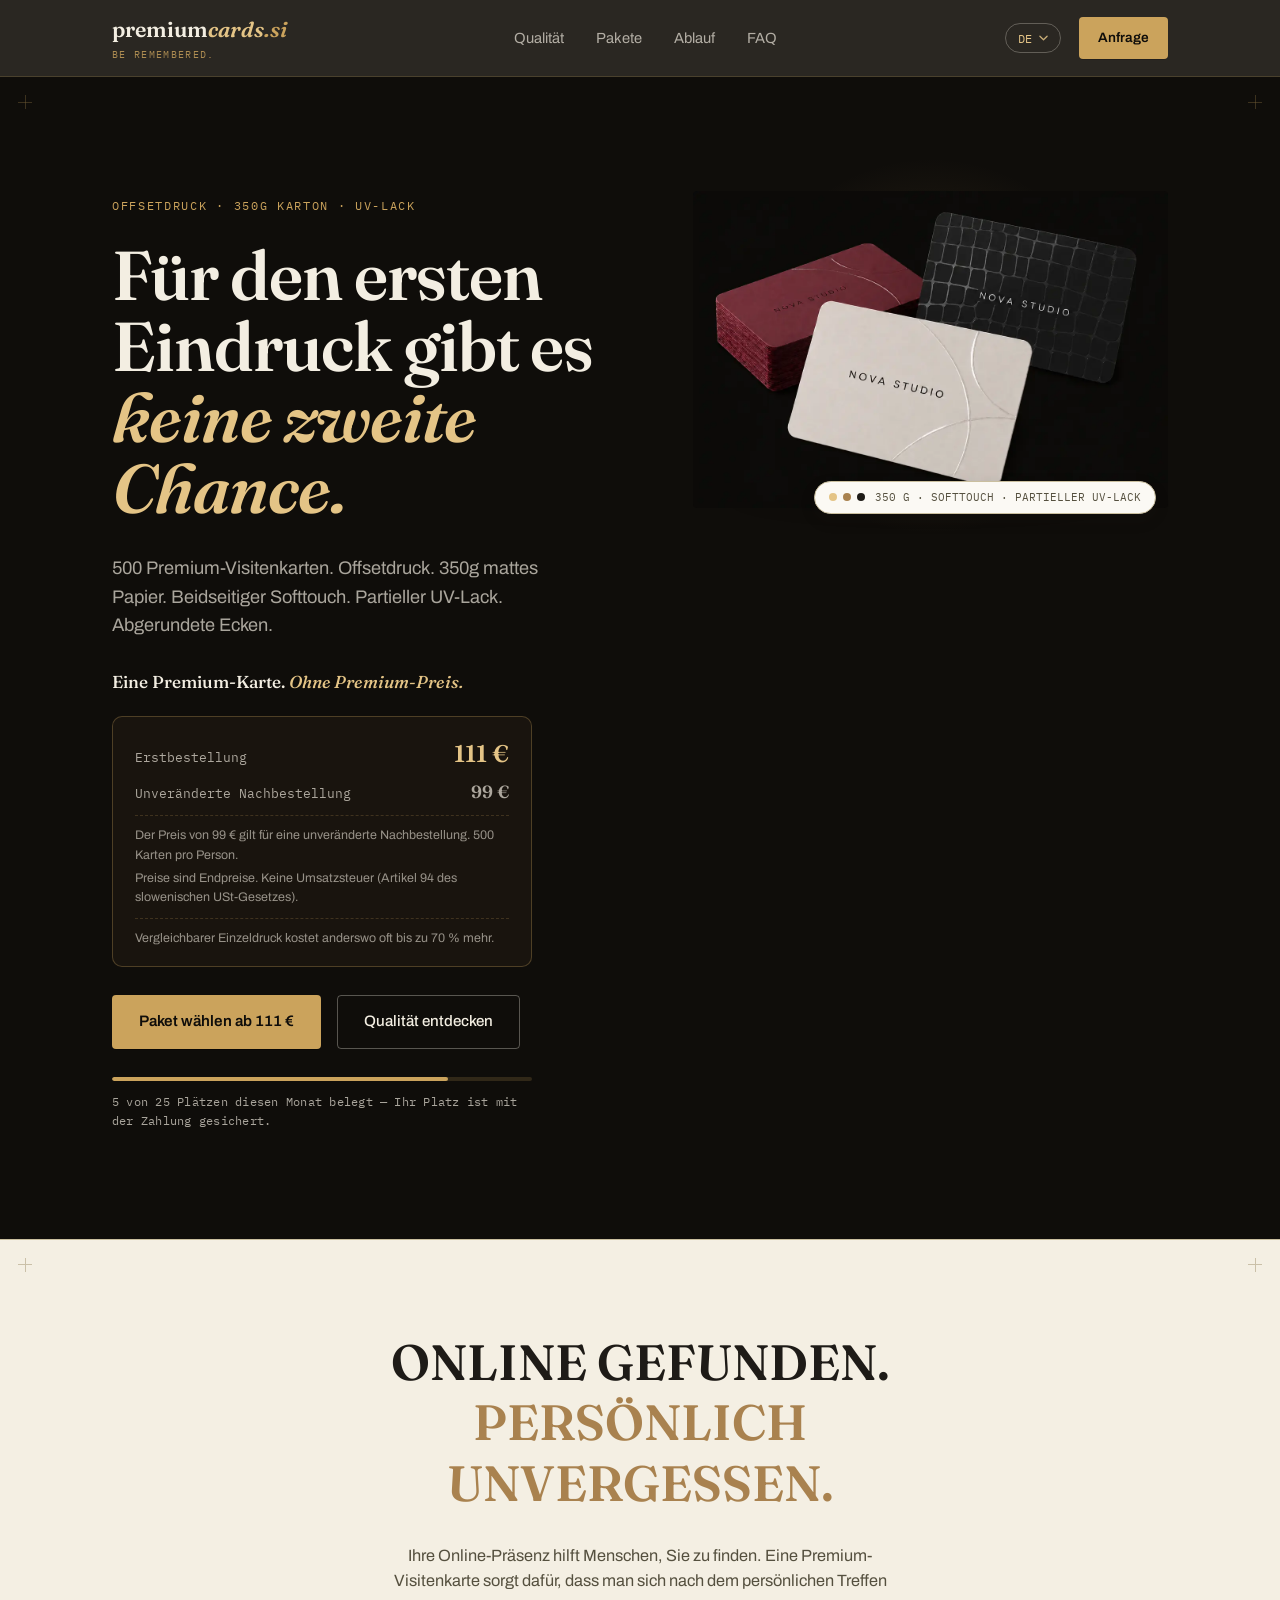
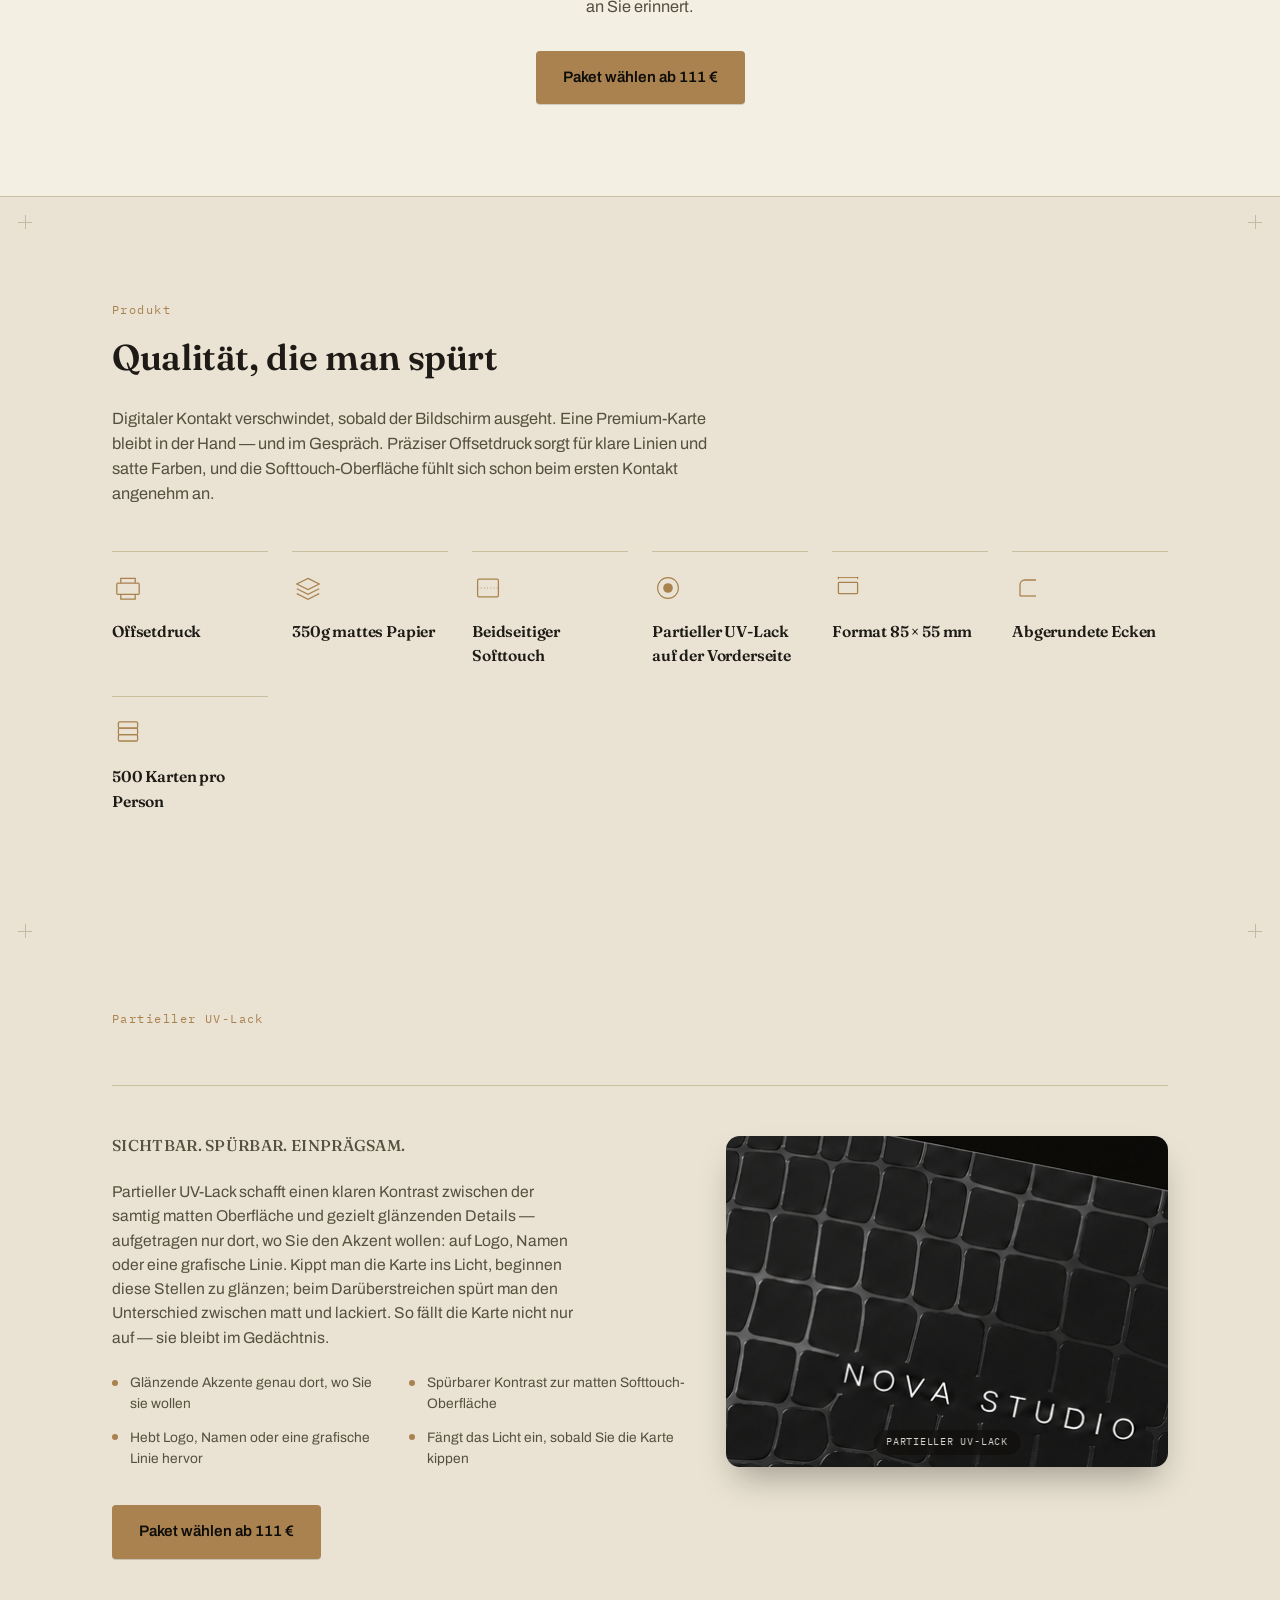
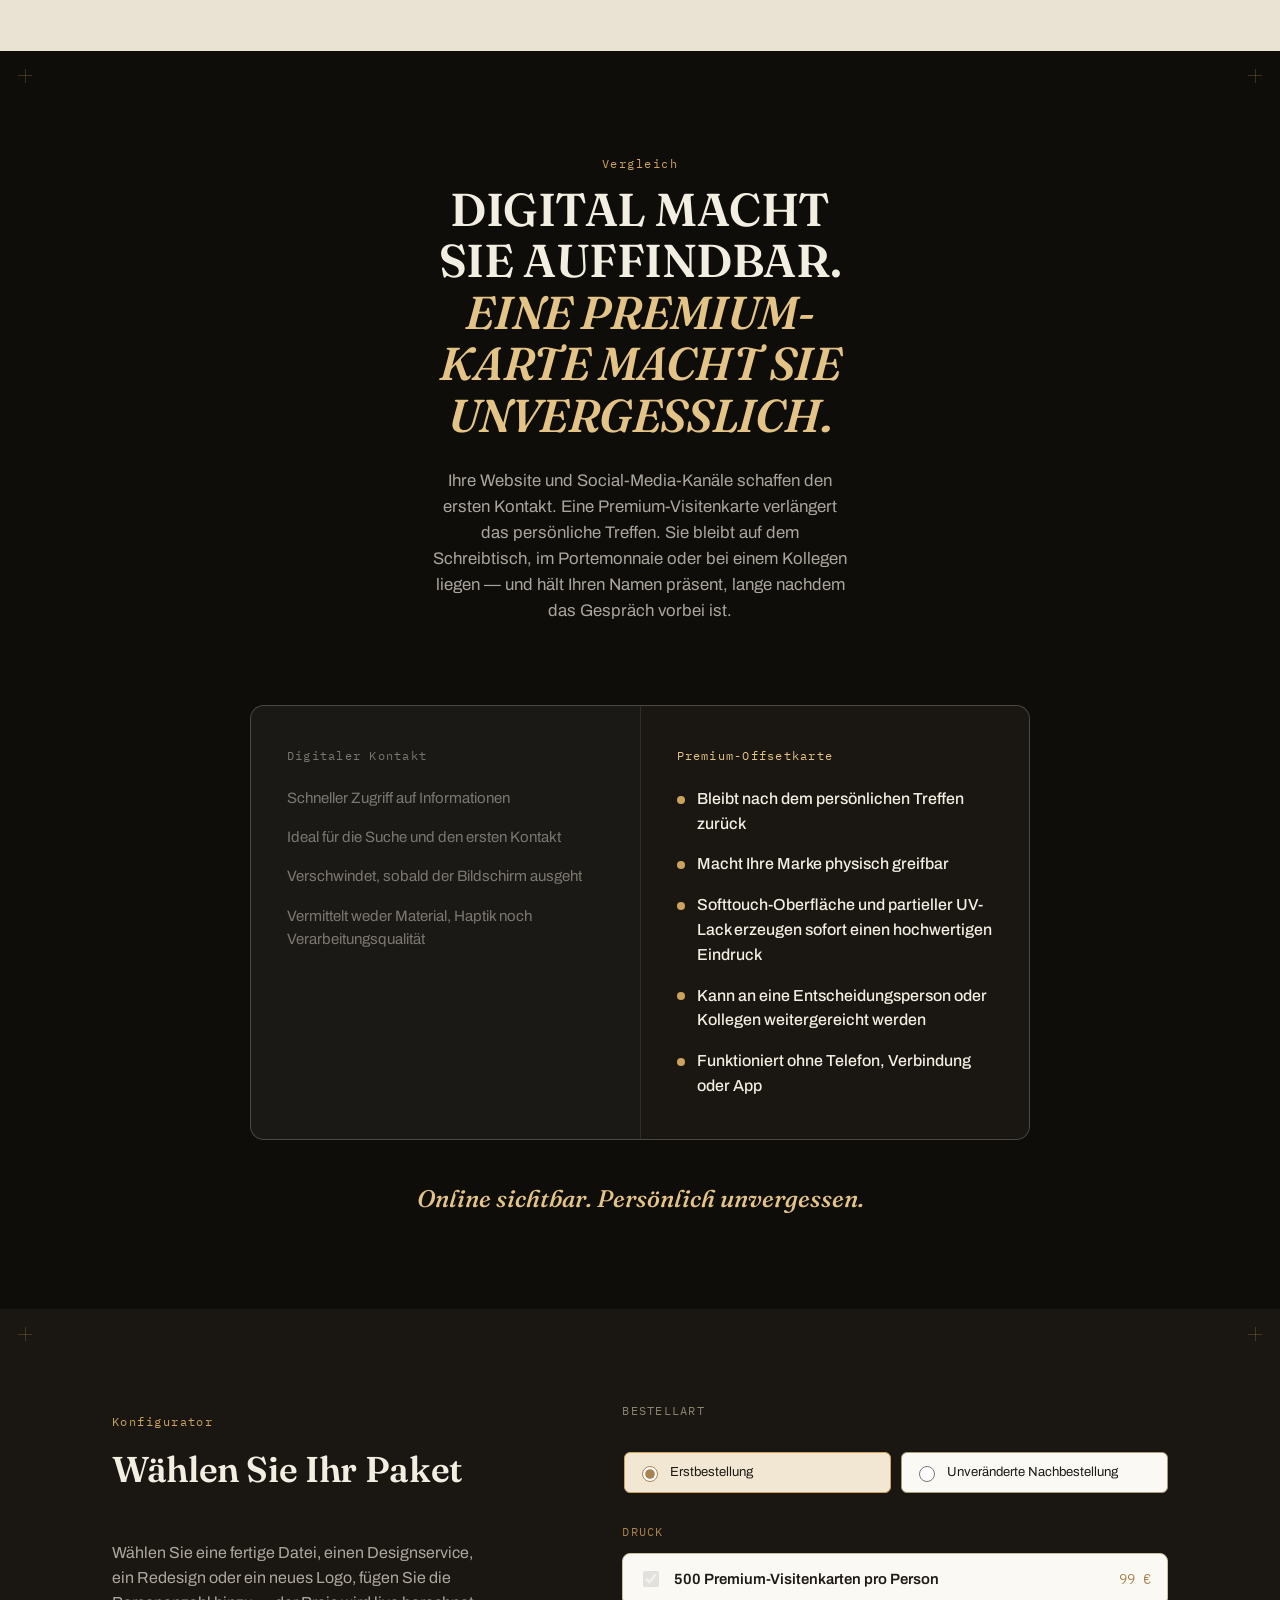
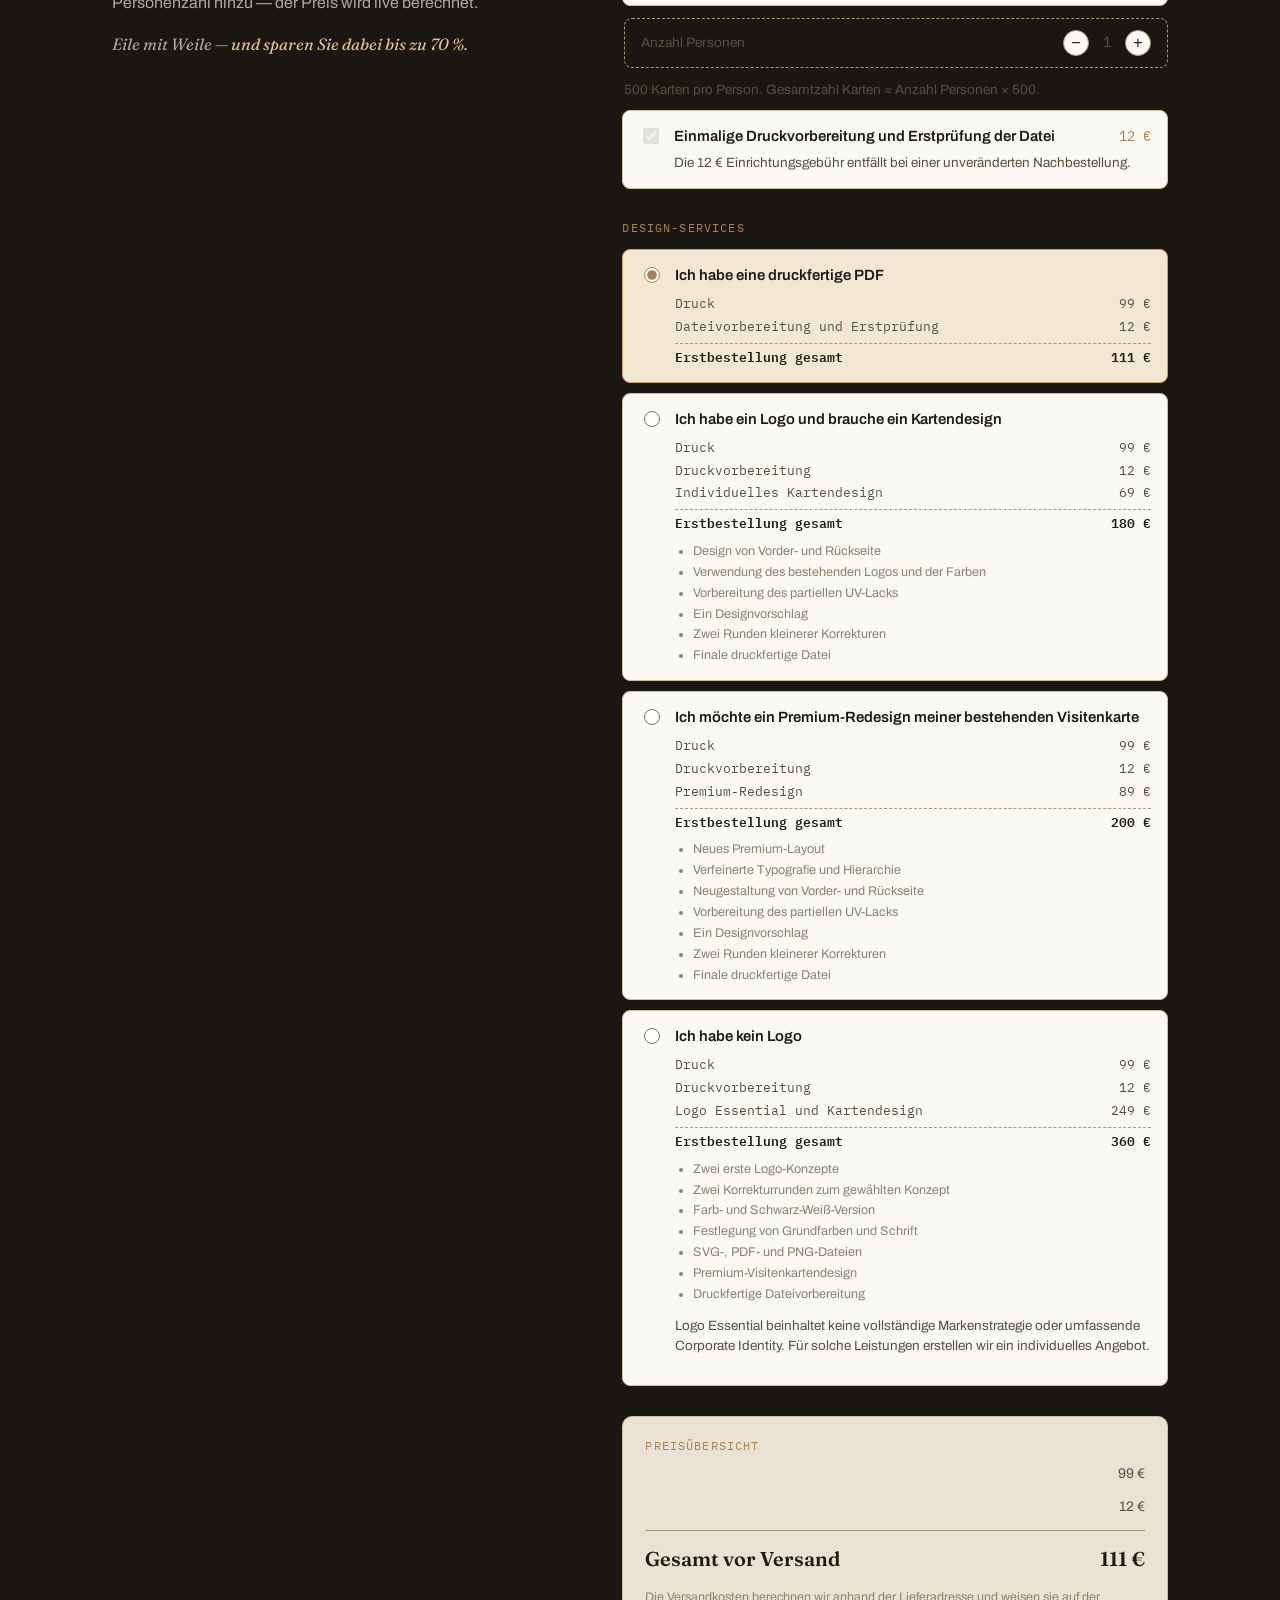
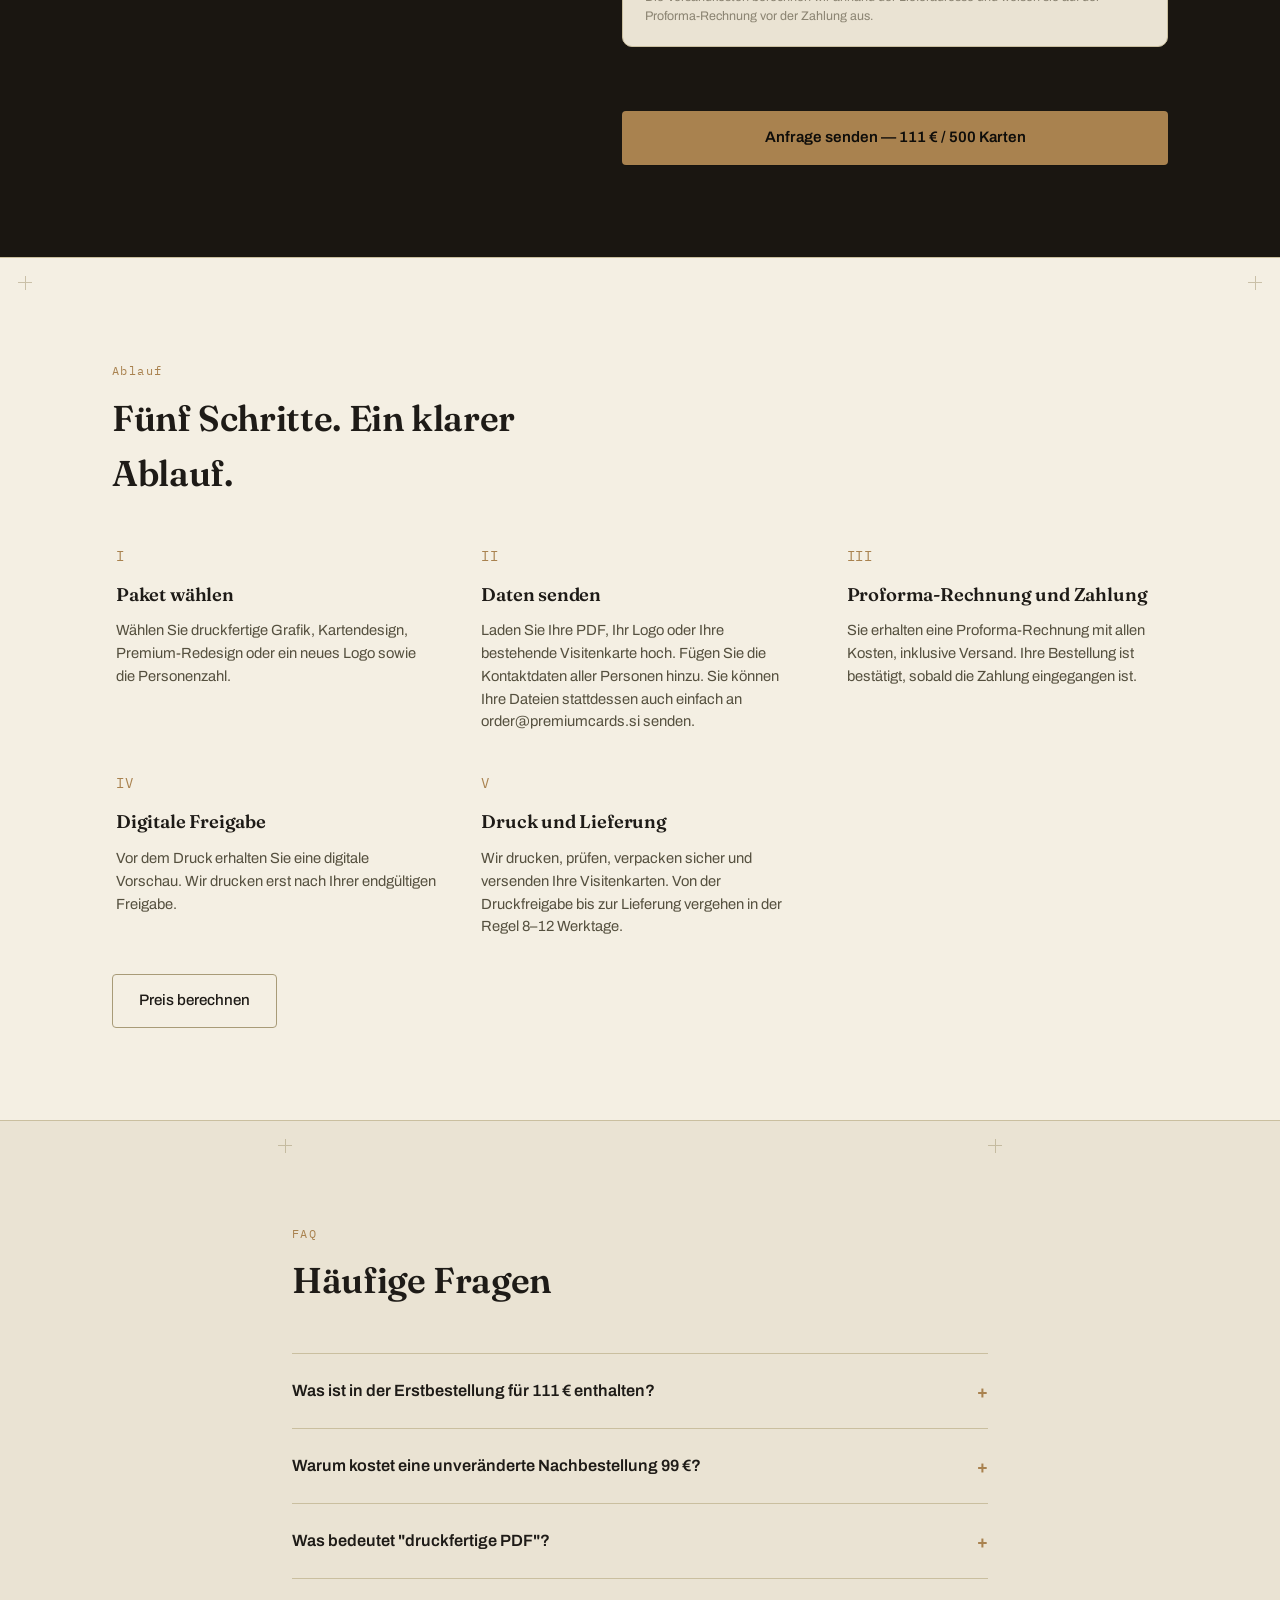
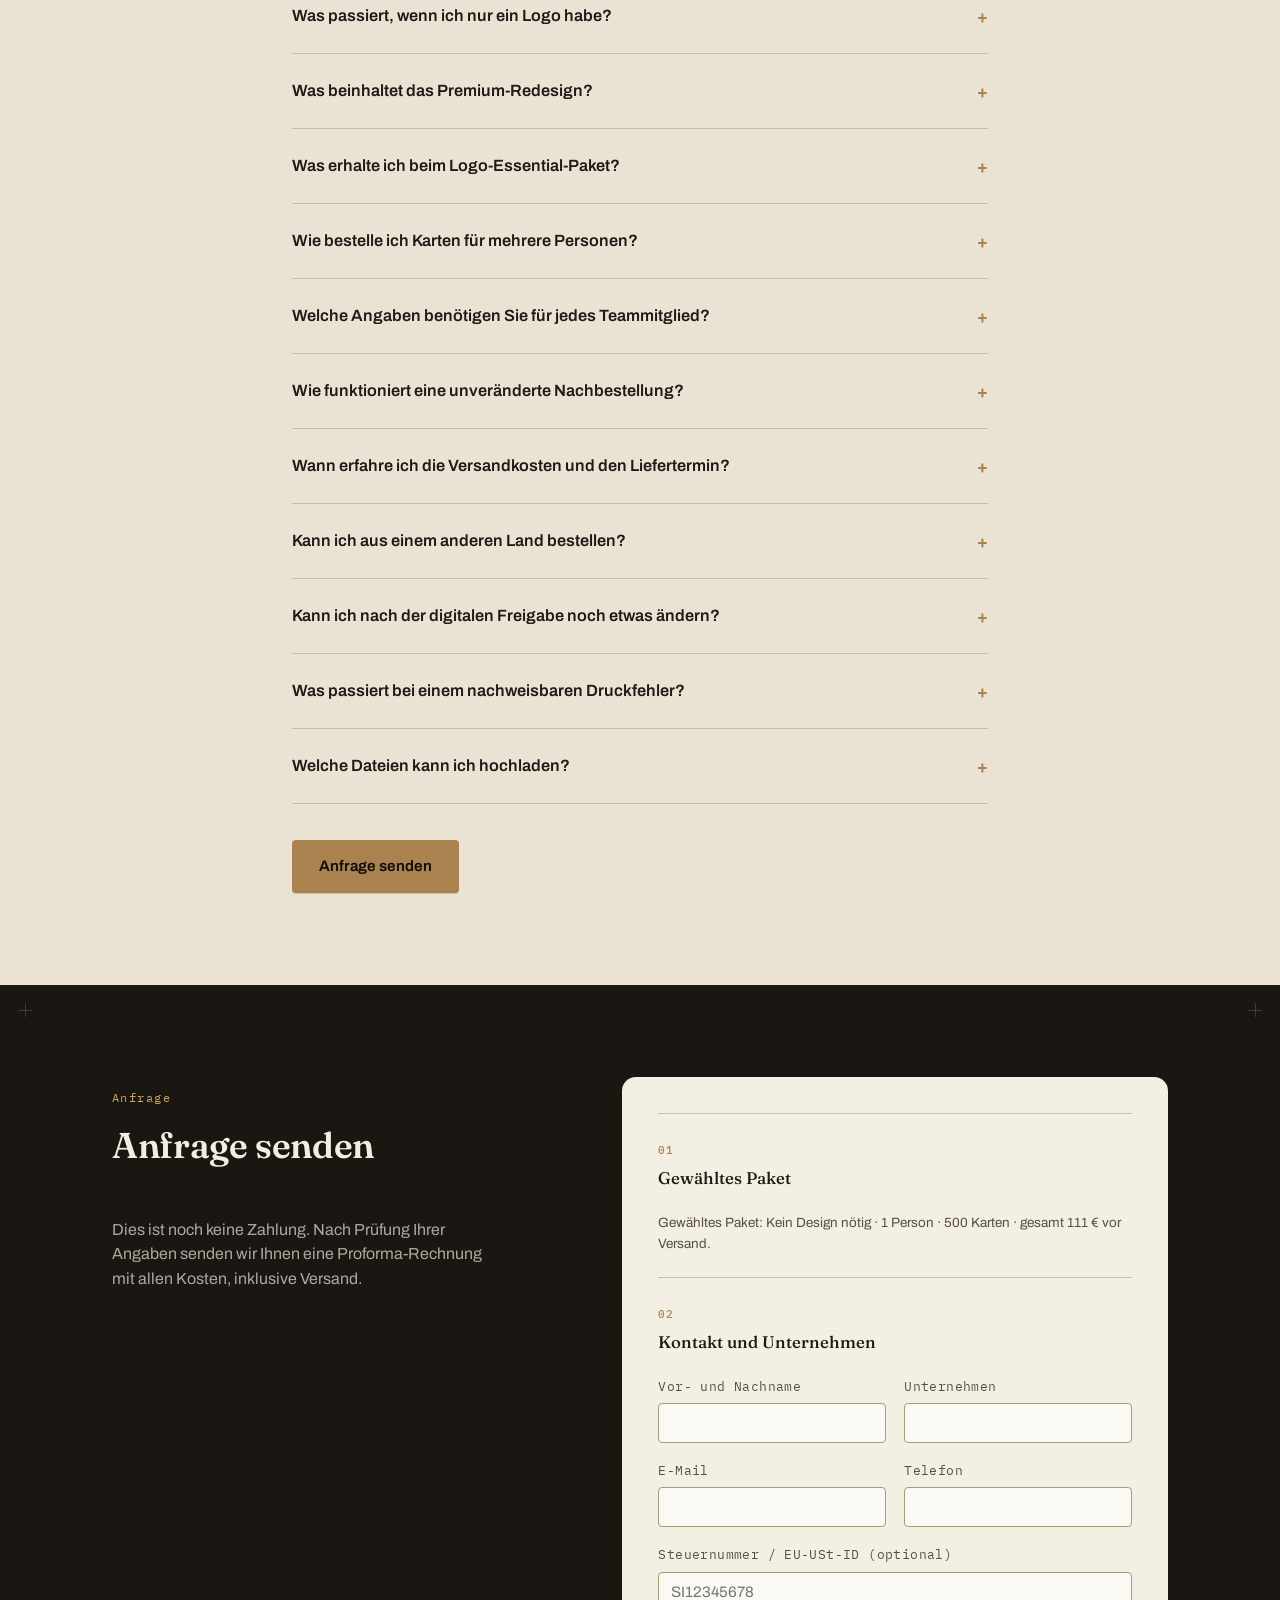
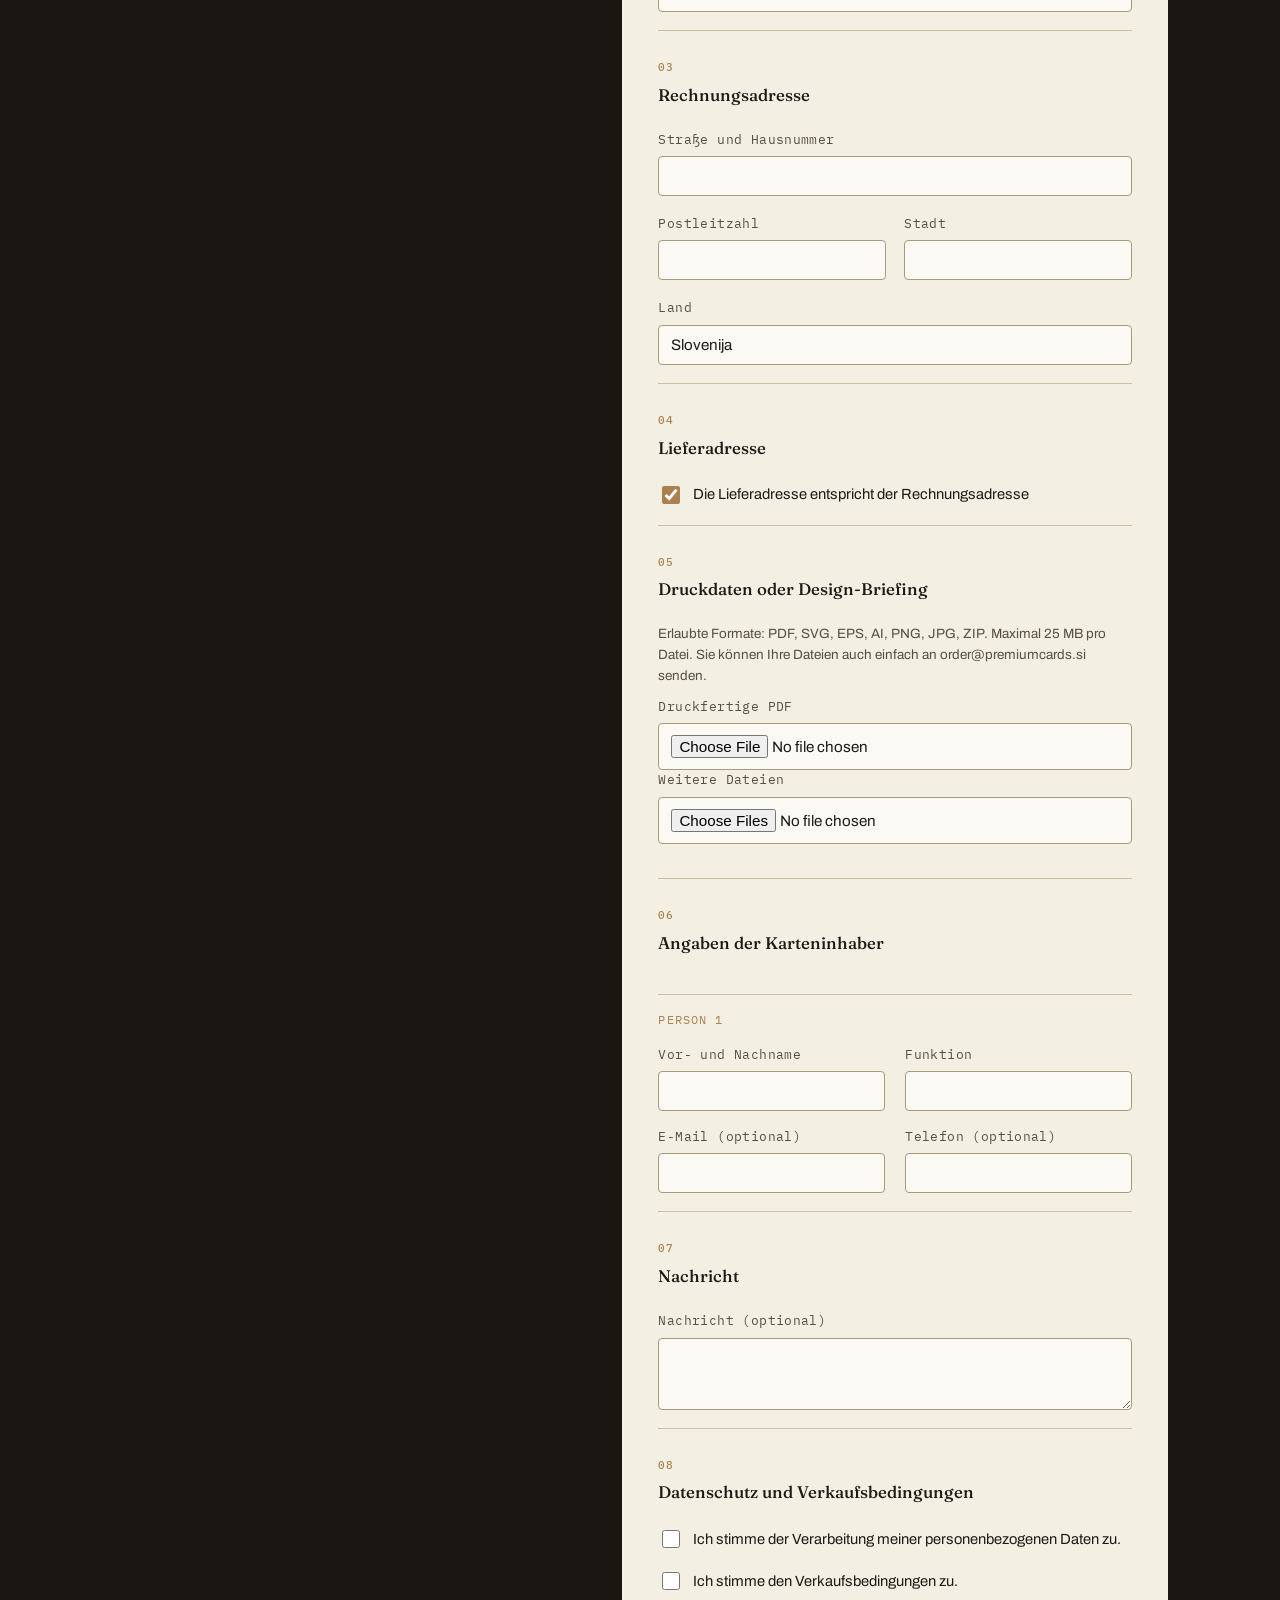
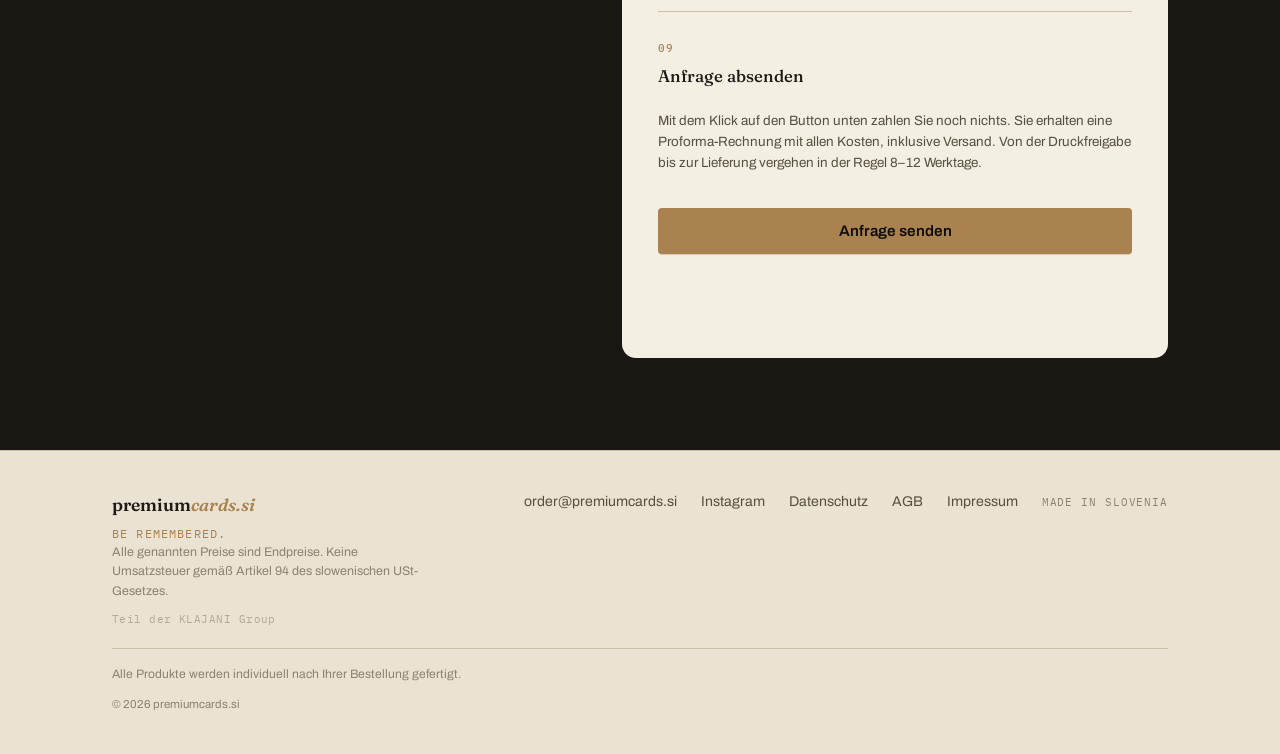
<file: de.html>
<!DOCTYPE html>
<html lang="de" data-lang="de">
<head>
<meta charset="UTF-8">
<meta name="viewport" content="width=device-width, initial-scale=1.0">
<title>Premium-Visitenkarten mit UV-Lack | 500 Stück | premiumcards.si</title>
<meta name="description" content="Premium-Visitenkarten im Offsetdruck auf 350-g-Mattkarton, beidseitiger Softtouch, partieller UV-Lack und abgerundete Ecken. 500 Stück ab 111 €.">
<meta name="robots" content="index, follow, max-image-preview:large">
<link rel="canonical" href="https://premiumcards.si/de.html">
<link rel="alternate" hreflang="sl" href="https://premiumcards.si/">
<link rel="alternate" hreflang="en" href="https://premiumcards.si/en.html">
<link rel="alternate" hreflang="de" href="https://premiumcards.si/de.html">
<link rel="alternate" hreflang="es" href="https://premiumcards.si/es.html">
<link rel="alternate" hreflang="x-default" href="https://premiumcards.si/">
<meta property="og:type" content="website">
<meta property="og:site_name" content="premiumcards.si">
<meta property="og:locale" content="de_DE">
<meta property="og:title" content="Premium-Visitenkarten mit UV-Lack | premiumcards.si">
<meta property="og:description" content="500 Premium-Visitenkarten im Offsetdruck mit Softtouch, partiellem UV-Lack und abgerundeten Ecken. Erstbestellung für 111 €.">
<meta property="og:url" content="https://premiumcards.si/de.html">
<meta property="og:image" content="https://premiumcards.si/assets/hero-cards-croco-uv-v3.png">
<meta property="og:image:alt" content="Premium-Visitenkarten mit partiellem UV-Lack">
<meta name="twitter:card" content="summary_large_image">
<meta name="twitter:title" content="Premium-Visitenkarten mit UV-Lack | premiumcards.si">
<meta name="twitter:description" content="500 Premium-Visitenkarten im Offsetdruck mit Softtouch und partiellem UV-Lack.">
<meta name="twitter:image" content="https://premiumcards.si/assets/hero-cards-croco-uv-v3.png">
<script type="application/ld+json">
{
  "@context": "https://schema.org",
  "@graph": [
    {
      "@type": "Organization",
      "@id": "https://premiumcards.si/#organization",
      "name": "premiumcards.si",
      "url": "https://premiumcards.si/",
      "email": "order@premiumcards.si",
      "sameAs": ["https://www.instagram.com/premiumcards.si"]
    },
    {
      "@type": "WebSite",
      "@id": "https://premiumcards.si/#website",
      "url": "https://premiumcards.si/",
      "name": "premiumcards.si",
      "publisher": {"@id": "https://premiumcards.si/#organization"},
      "inLanguage": "de"
    },
    {
      "@type": "Product",
      "@id": "https://premiumcards.si/#premium-business-cards",
      "name": "Premium-Visitenkarten mit partiellem UV-Lack",
      "description": "500 Premium-Visitenkarten im Offsetdruck auf 350-g-Mattkarton mit beidseitigem Softtouch, partiellem UV-Lack und abgerundeten Ecken.",
      "image": "https://premiumcards.si/assets/hero-cards-croco-uv-v3.png",
      "brand": {"@type": "Brand", "name": "premiumcards.si"},
      "material": "350 g mat karton",
      "offers": {
        "@type": "Offer",
        "url": "https://premiumcards.si/de.html#konfigurator",
        "priceCurrency": "EUR",
        "price": "111.00",
        "availability": "https://schema.org/InStock",
        "itemCondition": "https://schema.org/NewCondition",
        "seller": {"@id": "https://premiumcards.si/#organization"}
      }
    }
  ]
}
</script>
<link rel="preconnect" href="https://fonts.googleapis.com">
<link rel="preconnect" href="https://fonts.gstatic.com" crossorigin>
<link href="https://fonts.googleapis.com/css2?family=Fraunces:ital,opsz,wght@0,9..144,300;0,9..144,400;0,9..144,500;0,9..144,600;0,9..144,700;1,9..144,400;1,9..144,500;1,9..144,600&family=Archivo:wght@400;500;600;700&family=IBM+Plex+Mono:wght@400;500&display=swap" rel="stylesheet">
<style>
/* =========================================================
   premiumcards.si — design tokens
   Direction: printer's proof-sheet aesthetic — cardstock,
   registration marks, single-hue accent ink, letterpress display type.
   ========================================================= */

:root {
  --paper: #EAE3D3;
  --paper-2: #F4EFE3;
  --card-white: #FBF9F4;
  --ink: #1E1B17;
  --ink-soft: #55503f;
  --ink-faint: #8a8371;
  --brass: #A9824F;
  --brass-light: #c7a876;
  --line: #cabf9f;
  --line-strong: #a89b78;

  --void: #0F0D0A;
  --void-2: #1A1611;
  --gold: #CBA35C;
  --gold-bright: #E4C486;
  --on-void: #F3EEE2;
  --on-void-soft: rgba(243,238,226,0.68);

  --font-display: 'Fraunces', serif;
  --font-body: 'Archivo', sans-serif;
  --font-mono: 'IBM Plex Mono', monospace;

  --wrap: 1120px;
  --radius-card: 12px; /* 3mm at this card's 4px/mm scale (340px ≈ 85mm) */
}

* { box-sizing: border-box; }

[hidden] { display: none !important; }

html { scroll-behavior: smooth; }

body {
  margin: 0;
  background: var(--paper);
  color: var(--ink);
  font-family: var(--font-body);
  font-size: 16px;
  line-height: 1.55;
  -webkit-font-smoothing: antialiased;
}

.wrap {
  max-width: var(--wrap);
  margin: 0 auto;
  padding: 0 32px;
}

a { color: inherit; text-decoration: none; }

img, svg { display: block; max-width: 100%; }

h1, h2, h3 {
  font-family: var(--font-display);
  font-weight: 600;
  color: var(--ink);
  margin: 0 0 0.4em;
  letter-spacing: -0.01em;
}

em { font-style: italic; }

/* ---------- language toggle ---------- */
.t-si, .t-en, .t-de, .t-es { display: none; }
html[data-lang="si"] .t-si { display: inline; }
html[data-lang="en"] .t-en { display: inline; }
html[data-lang="de"] .t-de { display: inline; }
html[data-lang="es"] .t-es { display: inline; }

/* ---------- registration marks (signature motif) ---------- */
.reg-corners { position: relative; }
.reg-corners::before,
.reg-corners::after {
  content: "";
  position: absolute;
  top: 18px;
  width: 14px;
  height: 14px;
  background:
    linear-gradient(var(--reg-color, var(--line-strong)), var(--reg-color, var(--line-strong))) center / 100% 1px no-repeat,
    linear-gradient(90deg, var(--reg-color, var(--line-strong)), var(--reg-color, var(--line-strong))) center / 1px 100% no-repeat;
  opacity: 0.55;
}
.reg-corners::before { left: 18px; }
.reg-corners::after  { right: 18px; }

/* ---------- dark / void sections (exclusive punch moments) ---------- */
.section-dark {
  background: var(--void);
  color: var(--on-void-soft);
  --reg-color: rgba(203,163,92,0.45);
}
.section-dark h1, .section-dark h2, .section-dark h3 { color: var(--on-void); }
.section-dark .section-eyebrow, .section-dark .eyebrow { color: var(--gold); }
.section-dark.proof, .section-dark.process { border-color: rgba(203,163,92,0.18); }

/* ---------- header ---------- */
.site-header {
  position: sticky;
  top: 0;
  z-index: 40;
  background: rgba(15, 13, 10, 0.88);
  backdrop-filter: blur(6px);
  border-bottom: 1px solid rgba(203,163,92,0.2);
}

.header-inner {
  display: flex;
  align-items: center;
  justify-content: space-between;
  height: 76px;
}

.wordmark {
  font-family: var(--font-display);
  font-weight: 600;
  font-size: 1.35rem;
  color: var(--on-void);
  white-space: nowrap;
}
.header-brand { display: flex; flex-direction: column; gap: 1px; }
.header-tagline {
  font-family: var(--font-mono);
  font-size: 0.6rem;
  letter-spacing: 0.14em;
  color: var(--gold);
  opacity: 0.8;
}
.wordmark em { color: var(--gold-bright); font-style: italic; }
.wordmark .tld { color: var(--gold); font-style: italic; }
.wordmark.small { font-size: 1.1rem; color: var(--ink); }
.wordmark.small em { color: var(--brass); }
.wordmark.small .tld { color: var(--brass); }

.main-nav {
  display: flex;
  gap: 32px;
  font-size: 0.92rem;
  color: var(--on-void-soft);
}
.main-nav a { transition: color .15s ease; }
.main-nav a:hover { color: var(--gold-bright); }

.header-actions { display: flex; align-items: center; gap: 18px; }

.lang-dropdown { position: relative; }

.lang-dropdown-btn {
  font-family: var(--font-mono);
  font-size: 0.78rem;
  letter-spacing: 0.05em;
  background: none;
  border: 1px solid rgba(243,238,226,0.28);
  border-radius: 20px;
  padding: 6px 12px;
  cursor: pointer;
  color: var(--gold-bright);
  display: flex;
  align-items: center;
  gap: 6px;
  transition: border-color .15s ease;
}
.lang-dropdown-btn:hover { border-color: rgba(203,163,92,0.55); }
.lang-caret { flex-shrink: 0; opacity: 0.85; transition: transform .15s ease; }
.lang-dropdown.is-open .lang-caret { transform: rotate(180deg); }

.lang-dropdown-list {
  position: absolute;
  top: calc(100% + 8px);
  right: 0;
  min-width: 68px;
  background: var(--void-2);
  border: 1px solid rgba(203,163,92,0.28);
  border-radius: 10px;
  padding: 5px;
  margin: 0;
  list-style: none;
  box-shadow: 0 16px 32px rgba(0,0,0,0.4);
  z-index: 60;
}
.lang-dropdown-list[hidden] { display: none; }
.lang-dropdown-list li {
  font-family: var(--font-mono);
  font-size: 0.8rem;
  letter-spacing: 0.04em;
  color: var(--on-void-soft);
  padding: 7px 11px;
  border-radius: 6px;
  cursor: pointer;
  transition: background .12s ease, color .12s ease;
}
.lang-dropdown-list li:hover,
.lang-dropdown-list li:focus-visible,
.lang-dropdown-list li.is-active {
  background: rgba(203,163,92,0.18);
  color: var(--gold-bright);
  outline: none;
}

/* ---------- buttons ---------- */
.btn {
  display: inline-flex;
  align-items: center;
  justify-content: center;
  gap: 8px;
  font-family: var(--font-body);
  font-weight: 600;
  font-size: 0.95rem;
  padding: 14px 26px;
  border-radius: 4px;
  cursor: pointer;
  border: 1px solid transparent;
  transition: transform .15s ease, background .15s ease, box-shadow .15s ease;
}
.btn:active { transform: translateY(1px); }

.btn-primary {
  background: var(--brass);
  color: var(--void);
  box-shadow: 0 1px 0 rgba(0,0,0,0.15);
}
.btn-primary:hover { background: var(--brass-light); }

.site-header .btn-primary {
  background: var(--gold);
  color: var(--void);
}
.site-header .btn-primary:hover { background: var(--gold-bright); }

.btn-ghost {
  background: transparent;
  color: var(--ink);
  border-color: var(--line-strong);
  font-weight: 500;
}
.btn-ghost:hover { border-color: var(--ink); }

.btn-sm { padding: 9px 18px; font-size: 0.85rem; }
.btn-wide { width: 100%; }

.section-dark .btn-primary {
  background: var(--gold);
  color: var(--void);
  box-shadow: 0 1px 0 rgba(0,0,0,0.4);
}
.section-dark .btn-primary:hover { background: var(--gold-bright); }
.section-dark .btn-ghost {
  color: var(--on-void);
  border-color: rgba(243,238,226,0.32);
}
.section-dark .btn-ghost:hover { border-color: var(--gold); color: var(--gold-bright); }

/* ---------- hero ---------- */
.hero { padding: 108px 0 96px; overflow: hidden; }

.hero-inner {
  display: grid;
  grid-template-columns: 1.05fr 0.95fr;
  gap: 56px;
  align-items: start;
}
.hero-visual { padding-top: 6px; }
.hero-copy, .hero-visual { min-width: 0; }

.eyebrow {
  font-family: var(--font-mono);
  font-size: 0.75rem;
  letter-spacing: 0.14em;
  color: var(--gold);
  margin-bottom: 24px;
}

.hero h1 {
  font-size: clamp(2.8rem, 5.4vw, 4.6rem);
  line-height: 1.03;
  letter-spacing: -0.015em;
  margin-bottom: 30px;
}
.hero h1 em { color: var(--gold-bright); font-style: italic; }

.hero-sub {
  font-size: 1.14rem;
  color: var(--on-void-soft);
  max-width: 46ch;
  margin-bottom: 36px;
}

.hero-ctas { display: flex; gap: 16px; flex-wrap: wrap; margin-bottom: 32px; }

/* --- hero card mockup --- */
.hero-visual { position: relative; display: flex; justify-content: center; }
.hero-visual::before {
  content: "";
  position: absolute;
  width: 380px;
  height: 380px;
  background: radial-gradient(circle, rgba(203,163,92,0.18) 0%, transparent 70%);
  top: 50%;
  left: 50%;
  transform: translate(-50%, -50%);
  pointer-events: none;
}

.hero-price-block {
  border: 1px solid rgba(203,163,92,0.3);
  border-radius: 10px;
  padding: 18px 22px;
  margin-bottom: 28px;
  max-width: 420px;
  background: rgba(203,163,92,0.05);
}
.hero-value-line {
  font-family: var(--font-display);
  font-weight: 500;
  font-size: 1.08rem;
  color: var(--on-void);
  margin: -6px 0 20px;
}
.hero-value-line em { color: var(--gold-bright); font-style: italic; }
.hero-savings-note { color: var(--gold); opacity: 0.95; }
.hero-slots {
  max-width: 420px;
  margin-top: -4px;
}
.hero-slots-bar {
  height: 4px;
  border-radius: 2px;
  background: rgba(203,163,92,0.18);
  overflow: hidden;
  margin-bottom: 8px;
}
.hero-slots-bar span {
  display: block;
  height: 100%;
  background: var(--gold);
  border-radius: 2px;
}
.hero-slots-text {
  font-family: var(--font-mono);
  font-size: 0.76rem;
  color: var(--on-void-soft);
  letter-spacing: 0.02em;
}
.hero-price-row { display: flex; justify-content: space-between; align-items: baseline; gap: 12px; }
.hero-price-row + .hero-price-row { margin-top: 6px; }
.hero-price-row .hero-price-label { font-family: var(--font-mono); font-size: 0.82rem; color: var(--on-void-soft); }
.hero-price-row .hero-price-value { font-family: var(--font-display); font-weight: 600; font-size: 1.5rem; color: var(--gold-bright); }
.hero-price-row-sub .hero-price-value { font-size: 1.1rem; color: var(--on-void-soft); }
.hero-price-note { font-size: 0.78rem; color: var(--on-void-soft); opacity: 0.85; margin: 10px 0 0; padding-top: 10px; border-top: 1px dashed rgba(203,163,92,0.25); }

/* ---------- hero product photo ---------- */
.hero-product-shot {
  position: relative;
  width: min(610px, 52vw);
  margin: 0;
  isolation: isolate;
}
.hero-product-shot::before {
  content: "";
  position: absolute;
  inset: 10% 5% 5%;
  z-index: -1;
  background: radial-gradient(circle, rgba(228,196,134,0.18), transparent 68%);
  filter: blur(20px);
}
.hero-shot-frame {
  position: relative;
  overflow: hidden;
  border-radius: 4px;
  display: block;
}
.hero-product-shot img {
  width: 100%;
  height: auto;
  display: block;
  filter:
    drop-shadow(0 2px 3px rgba(0,0,0,0.35))
    drop-shadow(0 18px 28px rgba(0,0,0,0.32))
    drop-shadow(0 44px 60px rgba(0,0,0,0.24));
}
/* infrequent light sweep across the photo. Uses mix-blend-mode:screen
   so the highlight interacts with the photo's own brightness — areas
   that are already reflective (the coated lines/logo) light up much
   more than the deep matte cardstock around them, keeping the "partial"
   coating honest instead of making the whole card look glossy.
   Contained within .hero-shot-frame so it never spills past the
   photo's own edges. */
.hero-shot-sheen {
  position: absolute;
  top: -20%;
  left: -60%;
  width: 42%;
  height: 140%;
  background: linear-gradient(100deg,
    transparent 0%,
    rgba(255,255,255,0.25) 35%,
    rgba(255,250,235,0.95) 50%,
    rgba(255,255,255,0.25) 65%,
    transparent 100%);
  mix-blend-mode: overlay;
  transform: rotate(12deg);
  pointer-events: none;
  animation: hero-sheen-pass 3.4s ease-in-out infinite;
}
@keyframes hero-sheen-pass {
  0% { left: -60%; }
  62% { left: 130%; }
  100% { left: 130%; }
}
.hero-product-shot::after {
  content: "";
  position: absolute;
  left: 8%;
  right: 8%;
  bottom: -4%;
  height: 14%;
  z-index: -1;
  background: radial-gradient(ellipse, rgba(0,0,0,0.42) 0%, transparent 72%);
  filter: blur(6px);
}

.spec-tag {
  position: absolute;
  bottom: -6px;
  right: 12px;
  background: var(--card-white);
  border: 1px solid var(--line);
  border-radius: 20px;
  padding: 7px 14px;
  display: flex;
  align-items: center;
  gap: 6px;
  box-shadow: 0 6px 16px rgba(30,27,23,0.12);
}
.dot { width: 8px; height: 8px; border-radius: 50%; }
.dot-forest { background: var(--gold-bright); }
.dot-brass { background: var(--brass); }
.dot-ink { background: var(--ink); }
.spec-label {
  font-family: var(--font-mono);
  font-size: 0.68rem;
  color: var(--ink-soft);
  margin-left: 4px;
}

/* ---------- brand message (Be Found Online. Be Remembered in Person.) ---------- */
.brand-message { text-align: center; background: var(--paper-2); border-top: 1px solid var(--line); border-bottom: 1px solid var(--line); }
.brand-message .wrap { max-width: 780px; }
.brand-message-lines {
  font-family: var(--font-display);
  font-weight: 600;
  font-size: clamp(1.8rem, 4.2vw, 3.1rem);
  line-height: 1.22;
  color: var(--ink);
  margin: 0 0 30px;
}
.brand-message-lines .line-2 { display: block; color: var(--brass); }
.brand-message-sub {
  max-width: 56ch;
  margin: 0 auto 32px;
  color: var(--ink-soft);
  font-size: 1.02rem;
}

/* ---------- social proof (kept minimal; the proof section itself was
   removed in favour of the hero's three-card fan + brand message) ---------- */

/* ---------- offline manifesto ---------- */
.manifesto { text-align: center; }
.manifesto-inner { display: flex; flex-direction: column; align-items: center; }
.manifesto-head { max-width: 46ch; margin-bottom: 64px; }
.manifesto-h {
  font-size: clamp(2.1rem, 3.6vw, 3.1rem);
  line-height: 1.12;
  margin-bottom: 26px;
  max-width: none;
}
.manifesto-h em { color: var(--gold-bright); font-style: italic; }
.manifesto-sub { color: var(--on-void-soft); font-size: 1.05rem; }
.manifesto-close {
  margin: 40px 0 0;
  font-family: var(--font-display);
  font-style: italic;
  font-weight: 500;
  font-size: clamp(1.15rem, 2vw, 1.5rem);
  color: var(--gold-bright);
  text-align: center;
}

.compare {
  display: grid;
  grid-template-columns: 1fr 1fr;
  gap: 1px;
  background: rgba(243,238,226,0.14);
  border: 1px solid rgba(243,238,226,0.14);
  border-radius: 14px;
  overflow: hidden;
  max-width: 780px;
  width: 100%;
}
.compare-col { background: var(--void); padding: 40px 36px; text-align: left; }
.compare-col ul { list-style: none; margin: 0; padding: 0; display: flex; flex-direction: column; gap: 16px; }

.compare-label {
  display: block;
  font-family: var(--font-mono);
  font-size: 0.78rem;
  letter-spacing: 0.1em;
  margin-bottom: 22px;
}
.compare-digital { opacity: 0.62; }
.compare-digital .compare-label { color: var(--on-void-soft); }
.compare-digital li { font-size: 0.94rem; color: var(--on-void-soft); }

.compare-offline { background: var(--void-2); }
.compare-offline .compare-label { color: var(--gold-bright); }
.compare-offline li {
  font-size: 1rem;
  color: var(--on-void);
  font-weight: 500;
  padding-left: 20px;
  position: relative;
}
.compare-offline li::before {
  content: "";
  position: absolute;
  left: 0;
  top: 0.55em;
  width: 8px;
  height: 8px;
  border-radius: 50%;
  background: var(--gold);
}

/* ---------- generic section heading ---------- */
section { padding: 92px 0; }

.section-eyebrow {
  font-family: var(--font-mono);
  font-size: 0.75rem;
  letter-spacing: 0.12em;
  color: var(--brass);
  margin-bottom: 10px;
}

section h2 {
  font-size: clamp(1.8rem, 2.8vw, 2.5rem);
  margin-bottom: 44px;
  max-width: 18ch;
}

/* ---------- product features ---------- */
.feature-grid {
  display: grid;
  grid-template-columns: repeat(auto-fit, minmax(150px, 1fr));
  gap: 28px 24px;
}
.feature-grid > * { min-width: 0; }
.feature { border-top: 1px solid var(--line); padding-top: 20px; }
.feature-icon { width: 32px; height: 32px; color: var(--brass); margin-bottom: 16px; }
.feature h3 { font-size: 0.98rem; margin-bottom: 0; }
.feature p { font-size: 0.88rem; color: var(--ink-soft); margin: 0; }

/* ---------- UV-lacquer highlight (within the product/quality section) ---------- */
.uv-highlight {
  margin-top: 56px;
  padding-top: 48px;
  border-top: 1px solid var(--line);
  display: grid;
  grid-template-columns: 1.3fr 1fr;
  gap: 40px;
  align-items: center;
}
.uv-highlight > * { min-width: 0; }
.uv-highlight-h {
  font-family: var(--font-display);
  font-weight: 500;
  font-size: clamp(1.1rem, 1.6vw, 1.35rem);
  letter-spacing: 0.02em;
  color: var(--ink);
  margin: 0 0 14px;
}
.uv-highlight-copy p {
  color: var(--ink-soft);
  font-size: 0.98rem;
  max-width: 52ch;
  margin: 0 0 22px;
}
.uv-perks {
  list-style: none;
  margin: 0;
  padding: 0;
  display: grid;
  grid-template-columns: repeat(2, 1fr);
  gap: 12px 20px;
}
.uv-perks > li { min-width: 0; }
.uv-perks li {
  font-size: 0.86rem;
  color: var(--ink-soft);
  padding-left: 18px;
  position: relative;
}
.uv-perks li::before {
  content: "";
  position: absolute;
  left: 0;
  top: 0.55em;
  width: 6px;
  height: 6px;
  border-radius: 50%;
  background: var(--brass);
}

/* small swatch: dark matte panel with a gloss-catching mark, reusing the
   same background-clip:text sheen technique used on the hero cards, to
   show the matte/glossy contrast without needing a product photo */
.uv-swatch {
  position: relative;
  aspect-ratio: 4 / 3;
  min-height: 180px;
  border-radius: 14px;
  box-shadow: 0 18px 34px -10px rgba(15,13,10,0.35);
  overflow: hidden;
}
.uv-swatch-photo {
  width: 100%;
  height: 100%;
  object-fit: cover;
  display: block;
}
/* a soft diagonal light sweep across the whole swatch, illustrating
   how the UV coating catches light — same technique as the hero
   photo's sheen, kept infrequent and low-opacity so it reads as a
   passing reflection rather than a constant glossy overlay */
.uv-swatch-sheen {
  position: absolute;
  top: -25%;
  left: -70%;
  width: 50%;
  height: 150%;
  background: linear-gradient(100deg,
    transparent 0%,
    rgba(255,255,255,0.3) 38%,
    rgba(255,250,235,1) 50%,
    rgba(255,255,255,0.3) 62%,
    transparent 100%);
  mix-blend-mode: overlay;
  transform: rotate(12deg);
  pointer-events: none;
  animation: hero-sheen-pass 3.2s ease-in-out infinite;
  animation-delay: 0.8s;
}
.uv-swatch-caption {
  position: absolute;
  bottom: 12px;
  left: 50%;
  transform: translateX(-50%);
  text-align: center;
  font-family: var(--font-mono);
  font-size: 0.6rem;
  letter-spacing: 0.08em;
  color: rgba(251,249,244,0.85);
  background: rgba(15,13,10,0.55);
  padding: 5px 12px;
  border-radius: 20px;
  backdrop-filter: blur(2px);
  white-space: nowrap;
}
@media (max-width: 900px) {
  .uv-highlight { grid-template-columns: 1fr; }
  .uv-highlight-visual { order: -1; max-width: 340px; margin: 0 auto; }
}
@media (max-width: 560px) {
  .uv-perks { grid-template-columns: 1fr; }
}

/* ---------- process ---------- */
.process { background: var(--paper-2); border-top: 1px solid var(--line); border-bottom: 1px solid var(--line); }

.steps {
  list-style: none;
  margin: 0; padding: 0;
  display: grid;
  grid-template-columns: repeat(3, 1fr);
  gap: 40px;
  position: relative;
}
.steps > li { min-width: 0; }
.steps li { position: relative; padding-left: 4px; }
.step-num {
  display: block;
  font-family: var(--font-mono);
  font-size: 0.85rem;
  color: var(--brass);
  margin-bottom: 14px;
  letter-spacing: 0.06em;
}
.steps h3 { font-size: 1.15rem; margin-bottom: 10px; }
.steps p { font-size: 0.92rem; color: var(--ink-soft); margin: 0; }

/* ---------- FAQ accordion ---------- */
.faq { max-width: 760px; margin: 0 auto; }
.accordion { border-top: 1px solid var(--line); }
.acc-item { border-bottom: 1px solid var(--line); }
.acc-trigger {
  width: 100%;
  background: none;
  border: none;
  text-align: left;
  padding: 22px 0;
  font-family: var(--font-body);
  font-size: 1.02rem;
  font-weight: 600;
  color: var(--ink);
  display: flex;
  justify-content: space-between;
  align-items: center;
  cursor: pointer;
  gap: 16px;
}
.acc-icon {
  font-family: var(--font-mono);
  color: var(--brass);
  font-size: 1.1rem;
  flex-shrink: 0;
  transition: transform .2s ease;
}
.acc-item.is-open .acc-icon { transform: rotate(45deg); }

.acc-panel {
  max-height: 0;
  overflow: hidden;
  transition: max-height .25s ease;
}
.acc-panel p { margin: 0 0 22px; color: var(--ink-soft); font-size: 0.95rem; max-width: 60ch; }
.acc-item.is-open .acc-panel { max-height: 220px; }

/* ---------- final CTA / form ---------- */
.final-cta { background: var(--void-2); color: var(--on-void); --reg-color: rgba(203,163,92,0.45); }
.final-cta .section-eyebrow { color: var(--gold); }
.final-cta h2 { color: var(--on-void); max-width: 16ch; }
.final-cta-copy p:not(.section-eyebrow) { color: var(--on-void-soft); max-width: 42ch; }
.config-slogan {
  font-family: var(--font-display);
  font-style: italic;
  font-size: 1.02rem;
  margin-top: 14px;
}
.config-slogan em { color: var(--gold-bright); font-style: italic; }

.final-cta-inner {
  display: grid;
  grid-template-columns: 0.9fr 1.1fr;
  gap: 64px;
  align-items: start;
}
.final-cta-inner > * { min-width: 0; }

.order-form {
  background: var(--paper-2);
  border-radius: 14px;
  padding: 36px;
  display: grid;
  grid-template-columns: 1fr 1fr;
  gap: 18px;
  color: var(--ink);
}
.order-form > * { min-width: 0; }
.person-fields > * { min-width: 0; }
.order-form label {
  display: flex;
  flex-direction: column;
  gap: 6px;
  font-size: 0.82rem;
  font-family: var(--font-mono);
  letter-spacing: 0.03em;
  color: var(--ink-soft);
}
.order-form .full { grid-column: 1 / -1; }
.order-form input, .order-form textarea {
  font-family: var(--font-body);
  font-size: 0.95rem;
  padding: 11px 12px;
  border: 1px solid var(--line-strong);
  border-radius: 4px;
  background: var(--card-white);
  color: var(--ink);
  resize: vertical;
}
.order-form input:focus, .order-form textarea:focus {
  outline: 2px solid var(--brass);
  outline-offset: 1px;
}
.order-form input.is-invalid, .order-form textarea.is-invalid, .order-form input[type="file"].is-invalid {
  border-color: #B3432E;
  outline: 2px solid rgba(179,67,46,0.35);
}
.field-error {
  display: none;
  font-family: var(--font-body);
  font-size: 0.8rem;
  color: #B3432E;
  letter-spacing: normal;
}
.field-error:not(:empty) { display: block; }
.order-form .btn { grid-column: 1 / -1; margin-top: 4px; }
.form-note {
  grid-column: 1 / -1;
  font-size: 0.85rem;
  color: var(--brass);
  margin: 0;
  min-height: 1.2em;
}

.checkbox-row {
  flex-direction: row !important;
  align-items: center;
  gap: 10px !important;
  font-family: var(--font-body) !important;
  font-size: 0.92rem !important;
  color: var(--ink) !important;
  letter-spacing: normal !important;
  cursor: pointer;
}
.checkbox-row input[type="checkbox"] {
  width: 18px;
  height: 18px;
  accent-color: var(--brass);
  flex-shrink: 0;
  cursor: pointer;
}

.radio-pill {
  flex: 1;
  display: flex;
  align-items: center;
  gap: 9px;
  border: 1px solid var(--line-strong);
  border-radius: 6px;
  padding: 12px 14px;
  font-family: var(--font-body) !important;
  font-size: 0.88rem !important;
  color: var(--ink) !important;
  letter-spacing: normal !important;
  cursor: pointer;
  background: var(--card-white);
  transition: border-color .15s ease, background .15s ease;
}
.radio-pill input[type="radio"] { width: 16px; height: 16px; accent-color: var(--brass); flex-shrink: 0; cursor: pointer; }
.radio-pill.is-active { border-color: var(--brass); background: rgba(169,130,79,0.08); }

/* ---------- product configurator ---------- */
.config { display: flex; flex-direction: column; gap: 30px; }
.config-title {
  font-family: var(--font-mono);
  font-size: 0.78rem;
  letter-spacing: 0.1em;
  text-transform: uppercase;
  color: var(--ink-faint);
  margin: 0;
}
.config-group { display: flex; flex-direction: column; gap: 10px; }
.config-group-label {
  font-family: var(--font-mono);
  font-size: 0.72rem;
  letter-spacing: 0.1em;
  text-transform: uppercase;
  color: var(--brass);
  margin: 0 0 2px;
}
.form-group-h {
  font-family: var(--font-display);
  font-weight: 500;
  font-size: 1.05rem;
  color: var(--ink);
  margin: 0 0 4px;
  padding-top: 28px;
  border-top: 1px solid var(--line);
}
.form-group-h:first-child { padding-top: 0; border-top: none; }
.form-group-h .form-group-step {
  font-family: var(--font-mono);
  font-size: 0.68rem;
  letter-spacing: 0.08em;
  color: var(--brass);
  display: block;
  margin-bottom: 6px;
}
.config-item {
  display: flex;
  align-items: flex-start;
  gap: 12px;
  border: 1px solid var(--line);
  border-radius: 8px;
  padding: 14px 16px;
  cursor: pointer;
  background: var(--card-white);
  transition: border-color .15s ease, background .15s ease;
}
.config-item input { margin-top: 3px; accent-color: var(--brass); width: 16px; height: 16px; flex-shrink: 0; cursor: pointer; }
.config-item input:disabled { opacity: 0.6; cursor: default; }
.config-item.is-checked { border-color: var(--brass); background: rgba(169,130,79,0.07); }
.section-dark .radio-pill.is-active,
.section-dark .config-item.is-checked,
.final-cta .radio-pill.is-active,
.final-cta .config-item.is-checked {
  background: #F1E7D3;
  border-color: var(--gold);
}
.config-item-body { display: flex; flex-direction: column; gap: 5px; flex: 1; min-width: 0; }
.config-item-head { display: flex; justify-content: space-between; align-items: baseline; gap: 12px; }
.config-item-name { font-family: var(--font-body); font-weight: 600; font-size: 0.93rem; color: var(--ink); }
.config-item-price { font-family: var(--font-mono); font-size: 0.86rem; color: var(--brass); white-space: nowrap; flex-shrink: 0; }
.config-item-desc { font-size: 0.84rem; color: var(--ink-soft); }
.config-included {
  list-style: disc;
  margin: 2px 0 0;
  padding-left: 18px;
  font-size: 0.79rem;
  color: var(--ink-faint);
  line-height: 1.65;
}
.config-included li { margin: 0; }

.config-breakdown {
  list-style: none;
  margin: 2px 0 0;
  padding: 0;
  display: flex;
  flex-direction: column;
  gap: 3px;
}
.config-breakdown li {
  display: flex;
  justify-content: space-between;
  gap: 12px;
  font-family: var(--font-mono);
  font-size: 0.8rem;
  color: var(--ink-soft);
}
.config-breakdown-total {
  border-top: 1px dashed var(--line-strong);
  margin-top: 3px;
  padding-top: 4px;
  font-weight: 600;
  color: var(--ink) !important;
}

.config-suboptions { display: flex; gap: 10px; margin: 2px 0 0 2px; }
.config-suboptions .radio-pill { padding: 9px 12px; font-size: 0.82rem !important; }

.config-qty {
  display: flex;
  align-items: center;
  justify-content: space-between;
  border: 1px dashed var(--line-strong);
  border-radius: 8px;
  padding: 11px 16px;
  margin: 2px 0 0 2px;
  font-size: 0.85rem;
  color: var(--ink-soft);
}
.qty-stepper { display: flex; align-items: center; gap: 10px; }
.qty-btn {
  width: 26px; height: 26px;
  border-radius: 50%;
  border: 1px solid var(--line-strong);
  background: var(--card-white);
  font-size: 1rem;
  line-height: 1;
  cursor: pointer;
  color: var(--ink);
}
.qty-btn:hover { border-color: var(--brass); color: var(--brass); }
.qty-value { font-family: var(--font-mono); min-width: 16px; text-align: center; }

.order-summary {
  background: var(--paper);
  border: 1px solid var(--line);
  border-radius: 10px;
  padding: 20px 22px;
}
.order-summary-rows { display: flex; flex-direction: column; }
.order-summary-row {
  display: flex;
  justify-content: space-between;
  gap: 12px;
  font-size: 0.87rem;
  color: var(--ink-soft);
  padding: 6px 0;
}
.order-summary-total {
  border-top: 1px solid var(--line-strong);
  margin-top: 6px;
  padding-top: 12px;
  font-family: var(--font-display);
  font-weight: 600;
  font-size: 1.25rem;
  color: var(--ink);
}
.order-summary-shipping {
  font-size: 0.78rem;
  color: var(--ink-faint);
  margin: 8px 0 0;
}

/* ---------- footer ---------- */
.site-footer { border-top: 1px solid var(--line); padding: 40px 0; }
.footer-inner { display: flex; justify-content: space-between; align-items: flex-start; flex-wrap: wrap; gap: 24px; }
.footer-tagline {
  display: block;
  font-family: var(--font-mono);
  font-size: 0.72rem;
  letter-spacing: 0.1em;
  color: var(--brass);
  margin-top: 6px;
}
.footer-credit {
  font-family: var(--font-mono);
  font-size: 0.7rem;
  letter-spacing: 0.04em;
  color: var(--ink-faint);
  opacity: 0.6;
  margin: 10px 0 0;
}
.footer-credit a { color: inherit; text-decoration: none; }
.footer-credit a:hover { text-decoration: underline; }
.footer-links { display: flex; gap: 24px; font-size: 0.88rem; color: var(--ink-soft); align-items: center; flex-wrap: wrap; }
.footer-legal { font-size: 0.82rem; color: var(--ink-soft); line-height: 1.7; margin: 10px 0; }
.footer-vat-note { font-size: 0.78rem; color: var(--ink-faint); margin: 0 0 10px; max-width: 46ch; }
.footer-custom-note { font-size: 0.76rem; color: var(--ink-faint); border-top: 1px solid var(--line); padding-top: 16px; margin-top: 20px; }
.footer-copyright { font-size: 0.72rem; color: var(--ink-faint); margin: 10px 0 0; }

.sticky-cta {
  position: fixed;
  left: 0; right: 0; bottom: 0;
  z-index: 80;
  padding: 10px 16px calc(10px + env(safe-area-inset-bottom));
  background: var(--void);
  border-top: 1px solid rgba(203,163,92,0.35);
  box-shadow: 0 -8px 24px rgba(0,0,0,0.25);
}
.sticky-cta.is-at-form { display: none; }
.sticky-cta-link {
  display: block;
  text-align: center;
  font-family: var(--font-mono);
  font-weight: 600;
  font-size: 0.92rem;
  letter-spacing: 0.02em;
  color: var(--void);
  background: var(--brass);
  border-radius: 8px;
  padding: 13px 16px;
}
@media (min-width: 981px) { .sticky-cta { display: none; } }

.footer-links a:hover { color: var(--brass); }
.footer-origin {
  font-family: var(--font-mono);
  font-size: 0.7rem;
  letter-spacing: 0.08em;
  color: var(--ink-faint);
}

/* ---------- focus visibility ---------- */
a:focus-visible, button:focus-visible, input:focus-visible, textarea:focus-visible {
  outline: 2px solid var(--brass);
  outline-offset: 2px;
}

/* ---------- reduced motion ---------- */
@media (prefers-reduced-motion: reduce) {
  html { scroll-behavior: auto; }
  .uv-swatch-sheen { animation: none; display: none; }
  .hero-shot-sheen { animation: none; display: none; }
  .btn, .acc-panel, .acc-icon { transition: none; }
}

/* ---------- responsive ---------- */
@media (max-width: 980px) {
  .hero-inner { grid-template-columns: 1fr; }
  .hero-visual { order: -1; margin-bottom: 12px; }
  .hero-product-shot { width: min(680px, 92vw); }
  .feature-grid { grid-template-columns: repeat(2, 1fr); }
  .steps { grid-template-columns: 1fr; gap: 32px; }
  .final-cta-inner { grid-template-columns: 1fr; }
  .order-form { grid-template-columns: 1fr; }
  .main-nav { display: none; }
}

@media (max-width: 560px) {
  .wrap { padding: 0 20px; }
  .hero { padding: 64px 0 56px; }
  section { padding: 64px 0; }
  .feature-grid { grid-template-columns: 1fr; }
  .hero-product-shot { width: min(520px, 108vw); }
  .spec-tag { right: 50%; transform: translateX(50%); bottom: -2px; white-space: nowrap; }
  .spec-label { font-size: 0.6rem; }
}

</style>
</head>
<body>

<!-- Registration-mark corner decorations (repeated via CSS ::before/::after per section) -->

<header class="site-header">
  <div class="wrap header-inner">
    <div class="header-brand">
      <a href="#top" class="wordmark">premium<em>cards</em><span class="tld">.si</span></a>
      <span class="header-tagline">BE REMEMBERED.</span>
    </div>

    <nav class="main-nav">
      <a href="#kakovost"><span class="t-si">Kakovost</span><span class="t-en">Quality</span><span class="t-de">Qualität</span><span class="t-es">Calidad</span></a>
      <a href="#konfigurator"><span class="t-si">Paketi</span><span class="t-en">Packages</span><span class="t-de">Pakete</span><span class="t-es">Paquetes</span></a>
      <a href="#ablauf"><span class="t-si">Kako poteka</span><span class="t-en">How it works</span><span class="t-de">Ablauf</span><span class="t-es">Cómo funciona</span></a>
      <a href="#faq"><span class="t-si">FAQ</span><span class="t-en">FAQ</span><span class="t-de">FAQ</span><span class="t-es">FAQ</span></a>
    </nav>

    <div class="header-actions">
      <div class="lang-dropdown" id="langDropdown">
        <button type="button" class="lang-dropdown-btn" id="langDropdownBtn" aria-haspopup="listbox" aria-expanded="false">
          <span id="langDropdownLabel">SI</span>
          <svg class="lang-caret" viewBox="0 0 10 6" width="9" height="6" aria-hidden="true"><path d="M1 1l4 4 4-4" fill="none" stroke="currentColor" stroke-width="1.4" stroke-linecap="round" stroke-linejoin="round"/></svg>
        </button>
        <ul class="lang-dropdown-list" id="langDropdownList" role="listbox" aria-label="Switch language" hidden>
          <li role="option" tabindex="0" data-lang="si" class="is-active" aria-selected="true">SI</li>
          <li role="option" tabindex="0" data-lang="en" aria-selected="false">EN</li>
          <li role="option" tabindex="0" data-lang="de" aria-selected="false">DE</li>
          <li role="option" tabindex="0" data-lang="es" aria-selected="false">ES</li>
        </ul>
      </div>
      <a href="#konfigurator" class="btn btn-primary btn-sm">
        <span class="t-si">Povpraševanje</span><span class="t-en">Order request</span><span class="t-de">Anfrage</span><span class="t-es">Solicitud</span>
      </a>
    </div>
  </div>
</header>

<main id="top">

  <!-- ============ HERO ============ -->
  <section class="hero reg-corners section-dark">
    <div class="wrap hero-inner">
      <div class="hero-copy">
        <p class="eyebrow">
          <span class="t-si">OFSETNI TISK · 350G KARTON · UV LAK</span>
          <span class="t-en">OFFSET PRINT · 350GSM STOCK · UV COATING</span>
          <span class="t-de">OFFSETDRUCK · 350G KARTON · UV-LACK</span>
          <span class="t-es">IMPRESIÓN OFFSET · CARTULINA 350G · BARNIZ UV</span>
        </p>
        <h1>
          <span class="t-si">Za prvi vtis<br>ni druge<br><em>priložnosti.</em></span>
          <span class="t-en">There is no second<br>chance to make<br><em>a first impression.</em></span>
          <span class="t-de">Für den ersten<br>Eindruck gibt es<br><em>keine zweite Chance.</em></span>
          <span class="t-es">Para una primera<br>impresión no hay<br><em>una segunda oportunidad.</em></span>
        </h1>
        <p class="hero-sub">
          <span class="t-si">500 premium vizitk. Ofsetni tisk. 350 g mat karton. Obojestranski softtouch. Parcialni UV lak. Zaobljeni vogali.</span>
          <span class="t-en">500 premium business cards. Offset print. 350gsm matte cardstock. Double-sided soft-touch finish. Spot UV coating. Rounded corners.</span>
          <span class="t-de">500 Premium-Visitenkarten. Offsetdruck. 350g mattes Papier. Beidseitiger Softtouch. Partieller UV-Lack. Abgerundete Ecken.</span>
          <span class="t-es">500 tarjetas premium. Impresión offset. Cartulina mate de 350g. Acabado soft-touch a doble cara. Barniz UV parcial. Esquinas redondeadas.</span>
        </p>

        <p class="hero-value-line">
          <span class="t-si">Premium vizitka. <em>Brez premium cene.</em></span>
          <span class="t-en">A premium card. <em>Without the premium price.</em></span>
          <span class="t-de">Eine Premium-Karte. <em>Ohne Premium-Preis.</em></span>
          <span class="t-es">Una tarjeta premium. <em>Sin precio premium.</em></span>
        </p>

        <div class="hero-price-block">
          <div class="hero-price-row">
            <span class="hero-price-label" id="heroFirstPriceLabel">
              <span class="t-si">Prvo naročilo</span><span class="t-en">First order</span>
              <span class="t-de">Erstbestellung</span><span class="t-es">Primer pedido</span>
            </span>
            <span class="hero-price-value" id="heroFirstPrice">111&nbsp;€</span>
          </div>
          <div class="hero-price-row hero-price-row-sub">
            <span class="hero-price-label" id="heroRepeatPriceLabel">
              <span class="t-si">Nespremenjeno ponovno naročilo</span><span class="t-en">Unchanged repeat order</span>
              <span class="t-de">Unveränderte Nachbestellung</span><span class="t-es">Pedido repetido sin cambios</span>
            </span>
            <span class="hero-price-value" id="heroRepeatPrice">99&nbsp;€</span>
          </div>
          <p class="hero-price-note" id="heroPriceNote1">
            <span class="t-si">Cena 99 € velja za nespremenjeno ponovno naročilo. 500 vizitk na osebo.</span>
            <span class="t-en">The €99 price applies to an unchanged repeat order. 500 cards per person.</span>
            <span class="t-de">Der Preis von 99 € gilt für eine unveränderte Nachbestellung. 500 Karten pro Person.</span>
            <span class="t-es">El precio de 99 € se aplica a un pedido repetido sin cambios. 500 tarjetas por persona.</span>
          </p>
          <p class="hero-price-note" id="heroPriceNote2" style="margin-top: 4px; padding-top: 0; border-top: none;">
            <span class="t-si">Cene so končne. DDV ni obračunan (94. člen ZDDV-1).</span>
            <span class="t-en">Prices are final. VAT is not charged (Article 94 of the Slovenian VAT Act).</span>
            <span class="t-de">Preise sind Endpreise. Keine Umsatzsteuer (Artikel 94 des slowenischen USt-Gesetzes).</span>
            <span class="t-es">Los precios son finales. No se aplica IVA (artículo 94 de la Ley del IVA eslovena).</span>
          </p>
          <p class="hero-price-note hero-savings-note">
            <span class="t-si">Enakovreden posamični tisk drugje pogosto stane tudi do 70&nbsp;% več.</span>
            <span class="t-en">Equivalent individual printing elsewhere often costs up to 70% more.</span>
            <span class="t-de">Vergleichbarer Einzeldruck kostet anderswo oft bis zu 70&nbsp;% mehr.</span>
            <span class="t-es">Una impresión individual equivalente en otro lugar suele costar hasta un 70&nbsp;% más.</span>
          </p>
        </div>

        <div class="hero-ctas">
          <a href="#konfigurator" class="btn btn-primary">
            <span class="t-si">Izberite paket od 111 €</span><span class="t-en">Choose a package from €111</span>
            <span class="t-de">Paket wählen ab 111 €</span><span class="t-es">Elegir paquete desde 111 €</span>
          </a>
          <a href="#kakovost" class="btn btn-ghost">
            <span class="t-si">Poglej kakovost</span><span class="t-en">Explore the quality</span>
            <span class="t-de">Qualität entdecken</span><span class="t-es">Descubrir la calidad</span>
          </a>
        </div>

        <div class="hero-slots">
          <div class="hero-slots-bar"><span style="width: 80%;"></span></div>
          <p class="hero-slots-text">
            <span class="t-si">5 od 25 mest zapolnjenih ta mesec — mesto je rezervirano ob plačilu.</span>
            <span class="t-en">5 of 25 slots filled this month — your slot is secured upon payment.</span>
            <span class="t-de">5 von 25 Plätzen diesen Monat belegt — Ihr Platz ist mit der Zahlung gesichert.</span>
            <span class="t-es">5 de 25 plazas ocupadas este mes — su plaza queda asegurada con el pago.</span>
          </p>
        </div>
      </div>

      <div class="hero-visual" aria-hidden="true">
        <figure class="hero-product-shot">
          <span class="hero-shot-frame">
            <img
              src="assets/hero-cards-croco-uv-v4.webp"
              alt=""
              width="1200"
              height="800"
              decoding="async"
              fetchpriority="high"
            >
            <span class="hero-shot-sheen"></span>
          </span>
        </figure>
        <div class="spec-tag">
          <span class="dot dot-forest"></span>
          <span class="dot dot-brass"></span>
          <span class="dot dot-ink"></span>
          <span class="spec-label">
            <span class="t-si">350 G · SOFTTOUCH · PARCIALNI UV LAK</span>
            <span class="t-en">350 GSM · SOFT-TOUCH · SPOT UV</span>
            <span class="t-de">350 G · SOFTTOUCH · PARTIELLER UV-LACK</span>
            <span class="t-es">350 G · SOFT-TOUCH · BARNIZ UV PARCIAL</span>
          </span>
        </div>

      </div>
    </div>
  </section>

  <!-- ============ BRAND MESSAGE ============ -->
  <section class="brand-message reg-corners">
    <div class="wrap">
      <p class="brand-message-lines">
        <span class="t-si"><span class="line-1">NA SPLETU VAS NAJDEJO.</span><span class="line-2">V ŽIVO SI VAS ZAPOMNIJO.</span></span>
        <span class="t-en"><span class="line-1">BE FOUND ONLINE.</span><span class="line-2">BE REMEMBERED IN PERSON.</span></span>
        <span class="t-de"><span class="line-1">ONLINE GEFUNDEN.</span><span class="line-2">PERSÖNLICH UNVERGESSEN.</span></span>
        <span class="t-es"><span class="line-1">TE ENCUENTRAN EN LÍNEA.</span><span class="line-2">TE RECUERDAN EN PERSONA.</span></span>
      </p>
      <p class="brand-message-sub">
        <span class="t-si">Splet poskrbi, da vas najdejo. Premium vizitka poskrbi, da si vas zapomnijo tudi po osebnem srečanju.</span>
        <span class="t-en">Your online presence helps people find you. A premium business card keeps you memorable after meeting in person.</span>
        <span class="t-de">Ihre Online-Präsenz hilft Menschen, Sie zu finden. Eine Premium-Visitenkarte sorgt dafür, dass man sich nach dem persönlichen Treffen an Sie erinnert.</span>
        <span class="t-es">Su presencia en línea ayuda a que le encuentren. Una tarjeta premium hace que le recuerden después de conocerle en persona.</span>
      </p>
      <a href="#konfigurator" class="btn btn-primary">
        <span class="t-si">Izberite paket od 111 €</span><span class="t-en">Choose a package from €111</span>
        <span class="t-de">Paket wählen ab 111 €</span><span class="t-es">Elegir paquete desde 111 €</span>
      </a>
    </div>
  </section>
  <section id="kakovost" class="product reg-corners">
    <div class="wrap">
      <p class="section-eyebrow">
        <span class="t-si">Izdelek</span><span class="t-en">Product</span>
        <span class="t-de">Produkt</span><span class="t-es">Producto</span>
      </p>
      <h2>
        <span class="t-si">Kakovost, ki jo začutite v roki</span>
        <span class="t-en">Quality you can feel</span>
        <span class="t-de">Qualität, die man spürt</span>
        <span class="t-es">Calidad que se siente</span>
      </h2>
      <p style="max-width: 68ch; color: var(--ink-soft); font-size: 1.02rem; margin: -24px 0 44px;">
        <span class="t-si">Digitalni stik izgine, ko se zaslon zapre. Premium vizitka ostane v roki — in v pogovoru. Natančen ofsetni tisk zagotavlja čiste linije in bogate barve, softtouch pa ustvari prijeten občutek že ob prvem dotiku.</span>
        <span class="t-en">Digital contact disappears the moment the screen goes dark. A premium card stays in the hand — and in the conversation. Precision offset printing delivers clean lines and rich colour, and the soft-touch finish feels good from the first touch.</span>
        <span class="t-de">Digitaler Kontakt verschwindet, sobald der Bildschirm ausgeht. Eine Premium-Karte bleibt in der Hand — und im Gespräch. Präziser Offsetdruck sorgt für klare Linien und satte Farben, und die Softtouch-Oberfläche fühlt sich schon beim ersten Kontakt angenehm an.</span>
        <span class="t-es">El contacto digital desaparece en cuanto se apaga la pantalla. Una tarjeta premium permanece en la mano — y en la conversación. La impresión offset de precisión ofrece líneas limpias y colores intensos, y el acabado soft-touch se siente bien desde el primer contacto.</span>
      </p>

      <div class="feature-grid">
        <div class="feature">
          <svg viewBox="0 0 40 40" class="feature-icon"><rect x="6" y="14" width="28" height="14" rx="1.5" fill="none" stroke="currentColor" stroke-width="1.6"/><path d="M11 14V8h18v6M11 28v6h18v-6" stroke="currentColor" stroke-width="1.6" fill="none"/></svg>
          <h3>
            <span class="t-si">Ofsetni tisk</span><span class="t-en">Offset printing</span>
            <span class="t-de">Offsetdruck</span><span class="t-es">Impresión offset</span>
          </h3>
        </div>
        <div class="feature">
          <svg viewBox="0 0 40 40" class="feature-icon"><path d="M20 8 34 15 20 22 6 15 20 8Z" fill="none" stroke="currentColor" stroke-width="1.6"/><path d="M6 21l14 7 14-7M6 27l14 7 14-7" fill="none" stroke="currentColor" stroke-width="1.6"/></svg>
          <h3>
            <span class="t-si">350 g mat karton</span><span class="t-en">350gsm matte cardstock</span>
            <span class="t-de">350g mattes Papier</span><span class="t-es">Cartulina mate de 350g</span>
          </h3>
        </div>
        <div class="feature">
          <svg viewBox="0 0 40 40" class="feature-icon"><rect x="7" y="9" width="26" height="22" rx="2" fill="none" stroke="currentColor" stroke-width="1.6"/><path d="M7 20h26" stroke="currentColor" stroke-width="1.2" stroke-dasharray="1 3"/></svg>
          <h3>
            <span class="t-si">Obojestranski softtouch</span><span class="t-en">Double-sided soft-touch finish</span>
            <span class="t-de">Beidseitiger Softtouch</span><span class="t-es">Acabado soft-touch a doble cara</span>
          </h3>
        </div>
        <div class="feature">
          <svg viewBox="0 0 40 40" class="feature-icon"><circle cx="20" cy="20" r="6" fill="currentColor"/><circle cx="20" cy="20" r="13" fill="none" stroke="currentColor" stroke-width="1.4"/></svg>
          <h3>
            <span class="t-si">Parcialni UV lak na sprednji strani</span><span class="t-en">Spot UV on the front</span>
            <span class="t-de">Partieller UV-Lack auf der Vorderseite</span><span class="t-es">Barniz UV selectivo en el anverso</span>
          </h3>
        </div>
        <div class="feature">
          <svg viewBox="0 0 40 40" class="feature-icon"><rect x="8" y="13" width="24" height="14" rx="1" fill="none" stroke="currentColor" stroke-width="1.6"/><path d="M8 9v-3M32 9v-3M7 7h26" stroke="currentColor" stroke-width="1.2"/></svg>
          <h3>
            <span class="t-si">Format 85 × 55 mm</span><span class="t-en">Format 85 × 55 mm</span>
            <span class="t-de">Format 85 × 55 mm</span><span class="t-es">Formato 85 × 55 mm</span>
          </h3>
        </div>
        <div class="feature">
          <svg viewBox="0 0 40 40" class="feature-icon"><path d="M10 30V16a6 6 0 0 1 6-6h14" fill="none" stroke="currentColor" stroke-width="1.6"/><path d="M10 30h20" stroke="currentColor" stroke-width="1.6"/></svg>
          <h3>
            <span class="t-si">Zaobljeni vogali</span><span class="t-en">Rounded corners</span>
            <span class="t-de">Abgerundete Ecken</span><span class="t-es">Esquinas redondeadas</span>
          </h3>
        </div>
        <div class="feature">
          <svg viewBox="0 0 40 40" class="feature-icon"><rect x="8" y="22" width="24" height="8" rx="1.5" fill="none" stroke="currentColor" stroke-width="1.6"/><rect x="8" y="14" width="24" height="8" rx="1.5" fill="none" stroke="currentColor" stroke-width="1.6"/><rect x="8" y="6" width="24" height="8" rx="1.5" fill="none" stroke="currentColor" stroke-width="1.6"/></svg>
          <h3>
            <span class="t-si">500 vizitk na osebo</span><span class="t-en">500 cards per person</span>
            <span class="t-de">500 Karten pro Person</span><span class="t-es">500 tarjetas por persona</span>
          </h3>
        </div>
      </div>
    </div>
  </section>

  <!-- ============ PARTIAL UV LACQUER (its own section, per brand direction) ============ -->
  <section id="uv-lak" class="uv-section reg-corners">
    <div class="wrap">
      <p class="section-eyebrow">
        <span class="t-si">Partielni UV lak</span><span class="t-en">Spot UV</span>
        <span class="t-de">Partieller UV-Lack</span><span class="t-es">Barniz UV parcial</span>
      </p>
      <div class="uv-highlight">
        <div class="uv-highlight-copy">
          <p class="uv-highlight-h">
            <span class="t-si">VIDNO. OTIPLJIVO. ZAPOMNLJIVO.</span>
            <span class="t-en">VISIBLE. TACTILE. MEMORABLE.</span>
            <span class="t-de">SICHTBAR. SPÜRBAR. EINPRÄGSAM.</span>
            <span class="t-es">VISIBLE. TÁCTIL. MEMORABLE.</span>
          </p>
          <p>
            <span class="t-si">Parcialni UV lak ustvari jasen kontrast med žametno matirano površino in izbranimi sijočimi detajli — nanesemo ga samo tam, kjer želite poudarek: na logotip, ime ali grafično linijo. Ob nagibu proti svetlobi ti deli zažarijo, ob dotiku pa začutite razliko med matirano in lakirano površino. Vizitka tako ne pritegne le pogleda, ampak ostane tudi v spominu.</span>
            <span class="t-en">Spot UV creates a clear contrast between the velvety matte surface and selected glossy details — applied only where you want the emphasis: your logo, name, or a graphic line. Tilt the card toward the light and those areas catch a shine; run a finger across it and you feel the difference between matte and coated. The result is a card that doesn't just get noticed — it gets remembered.</span>
            <span class="t-de">Partieller UV-Lack schafft einen klaren Kontrast zwischen der samtig matten Oberfläche und gezielt glänzenden Details — aufgetragen nur dort, wo Sie den Akzent wollen: auf Logo, Namen oder eine grafische Linie. Kippt man die Karte ins Licht, beginnen diese Stellen zu glänzen; beim Darüberstreichen spürt man den Unterschied zwischen matt und lackiert. So fällt die Karte nicht nur auf — sie bleibt im Gedächtnis.</span>
            <span class="t-es">El barniz UV parcial crea un contraste claro entre la superficie mate y aterciopelada y determinados detalles brillantes — aplicado solo donde quiere el acento: en el logotipo, el nombre o una línea gráfica. Al inclinar la tarjeta hacia la luz, esas zonas cobran brillo; al pasar el dedo se percibe la diferencia entre lo mate y lo lacado. El resultado es una tarjeta que no solo llama la atención — se recuerda.</span>
          </p>
          <ul class="uv-perks">
            <li>
              <span class="t-si">Sijoči poudarki natanko tam, kjer jih želite</span>
              <span class="t-en">Glossy highlights exactly where you want them</span>
              <span class="t-de">Glänzende Akzente genau dort, wo Sie sie wollen</span>
              <span class="t-es">Brillos precisos justo donde los quiere</span>
            </li>
            <li>
              <span class="t-si">Otipljiv kontrast z mat softtouch površino</span>
              <span class="t-en">Tactile contrast against the matte soft-touch surface</span>
              <span class="t-de">Spürbarer Kontrast zur matten Softtouch-Oberfläche</span>
              <span class="t-es">Contraste táctil frente a la superficie mate soft-touch</span>
            </li>
            <li>
              <span class="t-si">Poudari logotip, ime ali grafično linijo</span>
              <span class="t-en">Highlights your logo, name, or a graphic line</span>
              <span class="t-de">Hebt Logo, Namen oder eine grafische Linie hervor</span>
              <span class="t-es">Destaca el logotipo, el nombre o una línea gráfica</span>
            </li>
            <li>
              <span class="t-si">Zažari, ko kartico nagnete proti svetlobi</span>
              <span class="t-en">Catches the light the moment you tilt the card</span>
              <span class="t-de">Fängt das Licht ein, sobald Sie die Karte kippen</span>
              <span class="t-es">Capta la luz al inclinar la tarjeta</span>
            </li>
          </ul>
        </div>
        <div class="uv-highlight-visual">
          <div class="uv-swatch" aria-hidden="true">
            <img src="assets/uv-lak-detail.png" alt="" class="uv-swatch-photo">
            <span class="uv-swatch-sheen"></span>
            <span class="uv-swatch-caption">
              <span class="t-si">PARCIALNI UV LAK</span>
              <span class="t-en">SPOT UV</span>
              <span class="t-de">PARTIELLER UV-LACK</span>
              <span class="t-es">BARNIZ UV PARCIAL</span>
            </span>
          </div>
        </div>
      </div>

      <a href="#konfigurator" class="btn btn-primary" style="margin-top: 36px;">
        <span class="t-si">Izberite paket od 111 €</span><span class="t-en">Choose a package from €111</span>
        <span class="t-de">Paket wählen ab 111 €</span><span class="t-es">Elegir paquete desde 111 €</span>
      </a>
    </div>
  </section>
  <!-- ============ COMPACT COMPARISON (merged story + offline effect) ============ -->
  <section class="manifesto reg-corners section-dark">
    <div class="wrap manifesto-inner">
      <div class="manifesto-head">
        <p class="section-eyebrow">
          <span class="t-si">Primerjava</span><span class="t-en">Comparison</span>
          <span class="t-de">Vergleich</span><span class="t-es">Comparación</span>
        </p>
        <h2 class="manifesto-h">
          <span class="t-si">DIGITALNO POSKRBI, DA VAS NAJDEJO.<br><em>PREMIUM VIZITKA POSKRBI, DA SI VAS ZAPOMNIJO.</em></span>
          <span class="t-en">DIGITAL GETS YOU FOUND.<br><em>A PREMIUM CARD GETS YOU REMEMBERED.</em></span>
          <span class="t-de">DIGITAL MACHT SIE AUFFINDBAR.<br><em>EINE PREMIUM-KARTE MACHT SIE UNVERGESSLICH.</em></span>
          <span class="t-es">LO DIGITAL HACE QUE LE ENCUENTREN.<br><em>LA TARJETA PREMIUM HACE QUE LE RECUERDEN.</em></span>
        </h2>
        <p class="manifesto-sub">
          <span class="t-si">Spletna stran in družbena omrežja ustvarijo prvi stik. Premium vizitka podaljša osebno srečanje. Ostane na mizi, v denarnici ali pri sodelavcu in vaše ime ohrani prisotno tudi po koncu pogovora.</span>
          <span class="t-en">Your website and social channels create the first contact. A premium business card extends the personal meeting. It stays on the desk, in the wallet, or with a colleague — keeping your name present long after the conversation ends.</span>
          <span class="t-de">Ihre Website und Social-Media-Kanäle schaffen den ersten Kontakt. Eine Premium-Visitenkarte verlängert das persönliche Treffen. Sie bleibt auf dem Schreibtisch, im Portemonnaie oder bei einem Kollegen liegen — und hält Ihren Namen präsent, lange nachdem das Gespräch vorbei ist.</span>
          <span class="t-es">Su web y sus redes sociales generan el primer contacto. Una tarjeta premium prolonga el encuentro personal. Permanece en el escritorio, en la cartera o con un compañero, manteniendo su nombre presente mucho después de que termine la conversación.</span>
        </p>
      </div>

      <div class="compare">
        <div class="compare-col compare-digital">
          <span class="compare-label">
            <span class="t-si">Digitalni stik</span><span class="t-en">Digital contact</span>
            <span class="t-de">Digitaler Kontakt</span><span class="t-es">Contacto digital</span>
          </span>
          <ul>
            <li>
              <span class="t-si">Hiter dostop do informacij</span><span class="t-en">Fast access to information</span>
              <span class="t-de">Schneller Zugriff auf Informationen</span><span class="t-es">Acceso rápido a la información</span>
            </li>
            <li>
              <span class="t-si">Idealen za iskanje in prvi stik</span><span class="t-en">Ideal for searching and first contact</span>
              <span class="t-de">Ideal für die Suche und den ersten Kontakt</span><span class="t-es">Ideal para búsquedas y el primer contacto</span>
            </li>
            <li>
              <span class="t-si">Izgine, ko se zaslon zapre</span><span class="t-en">Disappears the moment the screen goes dark</span>
              <span class="t-de">Verschwindet, sobald der Bildschirm ausgeht</span><span class="t-es">Desaparece en cuanto se apaga la pantalla</span>
            </li>
            <li>
              <span class="t-si">Ne prenese občutka za material ali kakovost izdelave</span><span class="t-en">Can't convey material, texture, or craftsmanship</span>
              <span class="t-de">Vermittelt weder Material, Haptik noch Verarbeitungsqualität</span><span class="t-es">No transmite el material, el tacto ni la calidad de fabricación</span>
            </li>
          </ul>
        </div>
        <div class="compare-col compare-offline">
          <span class="compare-label">
            <span class="t-si">Premium ofsetna vizitka</span><span class="t-en">Premium offset card</span>
            <span class="t-de">Premium-Offsetkarte</span><span class="t-es">Tarjeta offset premium</span>
          </span>
          <ul>
            <li>
              <span class="t-si">Ostane po osebnem srečanju</span><span class="t-en">Stays behind after the meeting ends</span>
              <span class="t-de">Bleibt nach dem persönlichen Treffen zurück</span><span class="t-es">Permanece después del encuentro personal</span>
            </li>
            <li>
              <span class="t-si">Vašo znamko naredi fizično otipljivo</span><span class="t-en">Makes your brand physically tangible</span>
              <span class="t-de">Macht Ihre Marke physisch greifbar</span><span class="t-es">Hace que su marca sea físicamente tangible</span>
            </li>
            <li>
              <span class="t-si">Softtouch in parcialni UV lak ustvarita takojšen kakovosten vtis</span><span class="t-en">Soft-touch finish and spot UV create an instant impression of quality</span>
              <span class="t-de">Softtouch-Oberfläche und partieller UV-Lack erzeugen sofort einen hochwertigen Eindruck</span><span class="t-es">El acabado soft-touch y el barniz UV parcial crean una impresión de calidad inmediata</span>
            </li>
            <li>
              <span class="t-si">Lahko jo posredujejo odločevalcu ali sodelavcu</span><span class="t-en">Can be handed on to a decision-maker or colleague</span>
              <span class="t-de">Kann an eine Entscheidungsperson oder Kollegen weitergereicht werden</span><span class="t-es">Puede entregarse a un responsable de decisiones o a un compañero</span>
            </li>
            <li>
              <span class="t-si">Deluje brez telefona, povezave ali aplikacije</span><span class="t-en">Works without a phone, connection, or app</span>
              <span class="t-de">Funktioniert ohne Telefon, Verbindung oder App</span><span class="t-es">Funciona sin teléfono, conexión ni aplicación</span>
            </li>
          </ul>
        </div>
      </div>

      <p class="manifesto-close">
        <span class="t-si">Digitalno vas naredi vidne. Premium vizitka vas naredi nepozabne.</span>
        <span class="t-en">Be visible online. Be remembered in person.</span>
        <span class="t-de">Online sichtbar. Persönlich unvergessen.</span>
        <span class="t-es">Visible online. Inolvidable en persona.</span>
      </p>
    </div>
  </section>

  <!-- ============ KONFIGURATOR (service options + people + live price) ============ -->
  <section id="konfigurator" class="final-cta reg-corners">
    <div class="wrap final-cta-inner">
      <div class="final-cta-copy">
        <p class="section-eyebrow">
          <span class="t-si">Konfigurator</span><span class="t-en">Configurator</span>
          <span class="t-de">Konfigurator</span><span class="t-es">Configurador</span>
        </p>
        <h2>
        <span class="t-si">Izberite svoj paket</span>
          <span class="t-en">Choose your package</span>
        <span class="t-de">Wählen Sie Ihr Paket</span>
        <span class="t-es">Elija su paquete</span>
        </h2>
        <p>
          <span class="t-si">Izberite pripravljeno datoteko, oblikovanje, redesign ali nov logotip, dodajte število oseb — cena se izračuna sproti.</span>
          <span class="t-en">Choose a ready file, a design service, a redesign or a new logo, add the number of people — the price updates live.</span>
          <span class="t-de">Wählen Sie eine fertige Datei, einen Designservice, ein Redesign oder ein neues Logo, fügen Sie die Personenzahl hinzu — der Preis wird live berechnet.</span>
          <span class="t-es">Elija un archivo listo, un servicio de diseño, un rediseño o un nuevo logotipo, añada el número de personas — el precio se calcula al instante.</span>
        </p>
        <p class="config-slogan">
          <span class="t-si">Počasi se daleč pride — <em>in tudi do 70&nbsp;% ceneje.</em></span>
          <span class="t-en">Good things take time — <em>and can cost up to 70% less.</em></span>
          <span class="t-de">Eile mit Weile — <em>und sparen Sie dabei bis zu 70&nbsp;%.</em></span>
          <span class="t-es">Las prisas no son buenas consejeras — <em>ahorre hasta un 70&nbsp;%.</em></span>
        </p>
      </div>

      <div class="config full" id="orderConfig">
        <p class="config-title">
          <span class="t-si">Vrsta naročila</span><span class="t-en">Order type</span>
          <span class="t-de">Bestellart</span><span class="t-es">Tipo de pedido</span>
        </p>
        <div class="config-suboptions" role="radiogroup" aria-label="Order type">
          <label class="radio-pill" data-order-type="first">
            <input type="radio" name="orderType" value="first" checked>
            <span>
              <span class="t-si">Prvo naročilo</span><span class="t-en">First order</span>
              <span class="t-de">Erstbestellung</span><span class="t-es">Primer pedido</span>
            </span>
          </label>
          <label class="radio-pill" data-order-type="repeat">
            <input type="radio" name="orderType" value="repeat">
            <span>
              <span class="t-si">Nespremenjeno ponovno naročilo</span><span class="t-en">Unchanged repeat order</span>
              <span class="t-de">Unveränderte Nachbestellung</span><span class="t-es">Pedido repetido sin cambios</span>
            </span>
          </label>
        </div>

        <!-- ===== TISK / PRINT ===== -->
        <div class="config-group">
          <p class="config-group-label">
            <span class="t-si">Tisk</span><span class="t-en">Print</span>
            <span class="t-de">Druck</span><span class="t-es">Impresión</span>
          </p>

          <label class="config-item is-checked">
            <input type="checkbox" checked disabled>
            <span class="config-item-body">
              <span class="config-item-head">
                <span class="config-item-name">
                  <span class="t-si">500 premium vizitk na osebo</span><span class="t-en">500 premium business cards per person</span>
                  <span class="t-de">500 Premium-Visitenkarten pro Person</span><span class="t-es">500 tarjetas premium por persona</span>
                </span>
                <span class="config-item-price" id="printPrice">99&nbsp;€</span>
              </span>
            </span>
          </label>

          <div class="config-qty" id="peopleQtyRow">
            <span>
              <span class="t-si">Število oseb</span><span class="t-en">Number of people</span>
              <span class="t-de">Anzahl Personen</span><span class="t-es">Número de personas</span>
            </span>
            <div class="qty-stepper">
              <button type="button" class="qty-btn" data-qty-action="decrease" aria-label="Zmanjšaj število oseb / Decrease number of people">−</button>
              <span class="qty-value" id="peopleQtyValue" aria-live="polite">1</span>
              <button type="button" class="qty-btn" data-qty-action="increase" aria-label="Povečaj število oseb / Increase number of people">+</button>
            </div>
          </div>
          <p class="config-item-desc" style="margin: 2px 0 0 2px;">
            <span class="t-si">500 vizitk na osebo. Skupno število kartic = število oseb × 500.</span>
            <span class="t-en">500 cards per person. Total cards = number of people × 500.</span>
            <span class="t-de">500 Karten pro Person. Gesamtzahl Karten = Anzahl Personen × 500.</span>
            <span class="t-es">500 tarjetas por persona. Total de tarjetas = número de personas × 500.</span>
          </p>

          <label class="config-item is-checked">
            <input type="checkbox" checked disabled>
            <span class="config-item-body">
              <span class="config-item-head">
                <span class="config-item-name">
                  <span class="t-si">Enkratna priprava in prvi pregled tiskovne datoteke</span>
                  <span class="t-en">One-time print file setup and initial review</span>
                  <span class="t-de">Einmalige Druckvorbereitung und Erstprüfung der Datei</span>
                  <span class="t-es">Preparación e inspección inicial del archivo, por única vez</span>
                </span>
                <span class="config-item-price" id="prepPrice">12&nbsp;€</span>
              </span>
              <span class="config-item-desc">
                <span class="t-si">Pri nespremenjenem ponovnem naročilu se strošek priprave v višini 12&nbsp;€ ne zaračuna.</span>
                <span class="t-en">The €12 setup fee does not apply to an unchanged repeat order.</span>
                <span class="t-de">Die 12&nbsp;€ Einrichtungsgebühr entfällt bei einer unveränderten Nachbestellung.</span>
                <span class="t-es">La tarifa de 12&nbsp;€ no se aplica a un pedido repetido sin cambios.</span>
              </span>
            </span>
          </label>

          <span class="config-item-desc" id="personalizationNote" style="display: block; margin: -4px 0 0 2px;" hidden>
            <span class="t-si">Za vsako dodatno osebo: personalizacija imena in kontaktnih podatkov 12&nbsp;€ <em>(odpade pri nespremenjeni ponovni naročbi).</em></span>
            <span class="t-en">For each additional person: name and contact detail personalization €12 <em>(waived on an unchanged repeat order).</em></span>
            <span class="t-de">Für jede weitere Person: Personalisierung von Name und Kontaktdaten 12&nbsp;€ <em>(entfällt bei unveränderter Nachbestellung).</em></span>
            <span class="t-es">Por cada persona adicional: personalización de nombre y datos de contacto 12&nbsp;€ <em>(se anula en un pedido repetido sin cambios).</em></span>
          </span>
        </div>

        <!-- ===== GRAFIČNA PRIPRAVA / DESIGN SERVICES ===== -->
        <div class="config-group" id="designServiceGroup">
          <p class="config-group-label">
            <span class="t-si">Grafična priprava</span><span class="t-en">Design services</span>
            <span class="t-de">Design-Services</span><span class="t-es">Servicios de diseño</span>
          </p>
          <p class="config-item-desc" id="designHiddenNote" style="margin: 0 0 6px;" hidden>
            <span class="t-si">Pri nespremenjeni ponovni naročbi grafične priprave ne izbirate — uporabimo obstoječi, že potrjeni dizajn.</span>
            <span class="t-en">For an unchanged repeat order you don't choose a design service — we reuse your existing, already-approved design.</span>
            <span class="t-de">Bei einer unveränderten Nachbestellung wählen Sie keinen Design-Service — wir verwenden Ihr bestehendes, bereits freigegebenes Design.</span>
            <span class="t-es">En un pedido repetido sin cambios no elige un servicio de diseño — reutilizamos su diseño existente ya aprobado.</span>
          </p>

          <label class="config-item">
            <input type="radio" name="designService" value="have-artwork" checked>
            <span class="config-item-body">
              <span class="config-item-head">
                <span class="config-item-name">
                  <span class="t-si">Imam končni PDF za tisk</span><span class="t-en">I have a print-ready PDF</span>
                  <span class="t-de">Ich habe eine druckfertige PDF</span><span class="t-es">Tengo un PDF listo para imprimir</span>
                </span>
              </span>
              <ul class="config-breakdown" id="breakdown-have-artwork">
                <li><span><span class="t-si">Tisk</span><span class="t-en">Print</span><span class="t-de">Druck</span><span class="t-es">Impresión</span></span><span data-net="99">99&nbsp;€</span></li>
                <li><span><span class="t-si">Priprava in prvi pregled datoteke</span><span class="t-en">File setup and initial review</span><span class="t-de">Dateivorbereitung und Erstprüfung</span><span class="t-es">Preparación e inspección del archivo</span></span><span data-net="12">12&nbsp;€</span></li>
                <li class="config-breakdown-total"><span><span class="t-si">Prvo naročilo skupaj</span><span class="t-en">First order total</span><span class="t-de">Erstbestellung gesamt</span><span class="t-es">Total primer pedido</span></span><span data-net="111" data-total="true">111&nbsp;€</span></li>
              </ul>
            </span>
          </label>

          <label class="config-item">
            <input type="radio" name="designService" value="logo-to-card">
            <span class="config-item-body">
              <span class="config-item-head">
                <span class="config-item-name">
                  <span class="t-si">Imam logotip, potrebujem dizajn vizitke</span><span class="t-en">I have a logo and need a business card design</span>
                  <span class="t-de">Ich habe ein Logo und brauche ein Kartendesign</span><span class="t-es">Tengo un logotipo y necesito un diseño de tarjeta</span>
                </span>
              </span>
              <ul class="config-breakdown" id="breakdown-logo-to-card">
                <li><span><span class="t-si">Tisk</span><span class="t-en">Print</span><span class="t-de">Druck</span><span class="t-es">Impresión</span></span><span data-net="99">99&nbsp;€</span></li>
                <li><span><span class="t-si">Priprava za tisk</span><span class="t-en">Print preparation</span><span class="t-de">Druckvorbereitung</span><span class="t-es">Preparación de impresión</span></span><span data-net="12">12&nbsp;€</span></li>
                <li><span><span class="t-si">Individualni dizajn vizitke</span><span class="t-en">Individual business card design</span><span class="t-de">Individuelles Kartendesign</span><span class="t-es">Diseño individual de tarjeta</span></span><span data-net="69">69&nbsp;€</span></li>
                <li class="config-breakdown-total"><span><span class="t-si">Prvo naročilo skupaj</span><span class="t-en">First order total</span><span class="t-de">Erstbestellung gesamt</span><span class="t-es">Total primer pedido</span></span><span data-net="180" data-total="true">180&nbsp;€</span></li>
              </ul>
              <ul class="config-included">
                <li><span class="t-si">Dizajn sprednje in zadnje strani</span><span class="t-en">Front and back design</span><span class="t-de">Design von Vorder- und Rückseite</span><span class="t-es">Diseño de anverso y reverso</span></li>
                <li><span class="t-si">Uporaba obstoječega logotipa in barv</span><span class="t-en">Use of the existing logo and colours</span><span class="t-de">Verwendung des bestehenden Logos und der Farben</span><span class="t-es">Uso del logotipo y colores existentes</span></li>
                <li><span class="t-si">Priprava parcialnega UV-laka</span><span class="t-en">Spot UV preparation</span><span class="t-de">Vorbereitung des partiellen UV-Lacks</span><span class="t-es">Preparación de barniz UV selectivo</span></li>
                <li><span class="t-si">En oblikovalski predlog</span><span class="t-en">One design concept</span><span class="t-de">Ein Designvorschlag</span><span class="t-es">Una propuesta de diseño</span></li>
                <li><span class="t-si">Dva kroga manjših popravkov</span><span class="t-en">Two rounds of minor revisions</span><span class="t-de">Zwei Runden kleinerer Korrekturen</span><span class="t-es">Dos rondas de correcciones menores</span></li>
                <li><span class="t-si">Končna datoteka za tisk</span><span class="t-en">Final print-ready file</span><span class="t-de">Finale druckfertige Datei</span><span class="t-es">Archivo final listo para imprimir</span></li>
              </ul>
            </span>
          </label>

          <label class="config-item">
            <input type="radio" name="designService" value="redesign">
            <span class="config-item-body">
              <span class="config-item-head">
                <span class="config-item-name">
                  <span class="t-si">Želim premium redesign obstoječe vizitke</span><span class="t-en">I want a premium redesign of my existing business card</span>
                  <span class="t-de">Ich möchte ein Premium-Redesign meiner bestehenden Visitenkarte</span><span class="t-es">Quiero un rediseño premium de mi tarjeta existente</span>
                </span>
              </span>
              <ul class="config-breakdown" id="breakdown-redesign">
                <li><span><span class="t-si">Tisk</span><span class="t-en">Print</span><span class="t-de">Druck</span><span class="t-es">Impresión</span></span><span data-net="99">99&nbsp;€</span></li>
                <li><span><span class="t-si">Priprava za tisk</span><span class="t-en">Print preparation</span><span class="t-de">Druckvorbereitung</span><span class="t-es">Preparación de impresión</span></span><span data-net="12">12&nbsp;€</span></li>
                <li><span><span class="t-si">Premium redesign</span><span class="t-en">Premium redesign</span><span class="t-de">Premium-Redesign</span><span class="t-es">Rediseño premium</span></span><span data-net="89">89&nbsp;€</span></li>
                <li class="config-breakdown-total"><span><span class="t-si">Prvo naročilo skupaj</span><span class="t-en">First order total</span><span class="t-de">Erstbestellung gesamt</span><span class="t-es">Total primer pedido</span></span><span data-net="200" data-total="true">200&nbsp;€</span></li>
              </ul>
              <ul class="config-included">
                <li><span class="t-si">Nova premium postavitev</span><span class="t-en">New premium layout</span><span class="t-de">Neues Premium-Layout</span><span class="t-es">Nueva maquetación premium</span></li>
                <li><span class="t-si">Izboljšana tipografija in hierarhija</span><span class="t-en">Refined typography and hierarchy</span><span class="t-de">Verfeinerte Typografie und Hierarchie</span><span class="t-es">Tipografía y jerarquía refinadas</span></li>
                <li><span class="t-si">Prenova sprednje in zadnje strani</span><span class="t-en">Redesigned front and back</span><span class="t-de">Neugestaltung von Vorder- und Rückseite</span><span class="t-es">Anverso y reverso rediseñados</span></li>
                <li><span class="t-si">Priprava parcialnega UV-laka</span><span class="t-en">Spot UV preparation</span><span class="t-de">Vorbereitung des partiellen UV-Lacks</span><span class="t-es">Preparación de barniz UV selectivo</span></li>
                <li><span class="t-si">En oblikovalski predlog</span><span class="t-en">One design concept</span><span class="t-de">Ein Designvorschlag</span><span class="t-es">Una propuesta de diseño</span></li>
                <li><span class="t-si">Dva kroga manjših popravkov</span><span class="t-en">Two rounds of minor revisions</span><span class="t-de">Zwei Runden kleinerer Korrekturen</span><span class="t-es">Dos rondas de correcciones menores</span></li>
                <li><span class="t-si">Končna datoteka za tisk</span><span class="t-en">Final print-ready file</span><span class="t-de">Finale druckfertige Datei</span><span class="t-es">Archivo final listo para imprimir</span></li>
              </ul>
            </span>
          </label>

          <label class="config-item">
            <input type="radio" name="designService" value="new-logo">
            <span class="config-item-body">
              <span class="config-item-head">
                <span class="config-item-name">
                  <span class="t-si">Nimam logotipa</span><span class="t-en">I do not have a logo</span>
                  <span class="t-de">Ich habe kein Logo</span><span class="t-es">No tengo logotipo</span>
                </span>
              </span>
              <ul class="config-breakdown" id="breakdown-new-logo">
                <li><span><span class="t-si">Tisk</span><span class="t-en">Print</span><span class="t-de">Druck</span><span class="t-es">Impresión</span></span><span data-net="99">99&nbsp;€</span></li>
                <li><span><span class="t-si">Priprava za tisk</span><span class="t-en">Print preparation</span><span class="t-de">Druckvorbereitung</span><span class="t-es">Preparación de impresión</span></span><span data-net="12">12&nbsp;€</span></li>
                <li><span><span class="t-si">Logo Essential in dizajn vizitke</span><span class="t-en">Essential logo and business card design</span><span class="t-de">Logo Essential und Kartendesign</span><span class="t-es">Logo Essential y diseño de tarjeta</span></span><span data-net="249">249&nbsp;€</span></li>
                <li class="config-breakdown-total"><span><span class="t-si">Prvo naročilo skupaj</span><span class="t-en">First order total</span><span class="t-de">Erstbestellung gesamt</span><span class="t-es">Total primer pedido</span></span><span data-net="360" data-total="true">360&nbsp;€</span></li>
              </ul>
              <ul class="config-included">
                <li><span class="t-si">Dva začetna predloga logotipa</span><span class="t-en">Two initial logo concepts</span><span class="t-de">Zwei erste Logo-Konzepte</span><span class="t-es">Dos conceptos iniciales de logotipo</span></li>
                <li><span class="t-si">Dva kroga popravkov izbranega predloga</span><span class="t-en">Two revision rounds for the selected concept</span><span class="t-de">Zwei Korrekturrunden zum gewählten Konzept</span><span class="t-es">Dos rondas de revisión del concepto elegido</span></li>
                <li><span class="t-si">Barvna in črno-bela različica</span><span class="t-en">Colour and black-and-white versions</span><span class="t-de">Farb- und Schwarz-Weiß-Version</span><span class="t-es">Versión a color y en blanco y negro</span></li>
                <li><span class="t-si">Osnovne barve in pisava</span><span class="t-en">Basic colour and typography selection</span><span class="t-de">Festlegung von Grundfarben und Schrift</span><span class="t-es">Selección básica de color y tipografía</span></li>
                <li><span class="t-si">Datoteke SVG, PDF in PNG</span><span class="t-en">SVG, PDF and PNG files</span><span class="t-de">SVG-, PDF- und PNG-Dateien</span><span class="t-es">Archivos SVG, PDF y PNG</span></li>
                <li><span class="t-si">Dizajn premium vizitke</span><span class="t-en">Premium business card design</span><span class="t-de">Premium-Visitenkartendesign</span><span class="t-es">Diseño de tarjeta premium</span></li>
                <li><span class="t-si">Priprava datoteke za tisk</span><span class="t-en">Print-ready file preparation</span><span class="t-de">Druckfertige Dateivorbereitung</span><span class="t-es">Preparación de archivo listo para imprimir</span></li>
              </ul>
              <p class="config-item-desc" style="margin-top: 6px;">
                <span class="t-si">Logo Essential ne vključuje celovite strategije blagovne znamke ali obsežne celostne grafične podobe. Za takšne storitve pripravimo individualno ponudbo.</span>
                <span class="t-en">Logo Essential does not include a complete brand strategy or extensive corporate identity. We provide an individual quotation for these services.</span>
                <span class="t-de">Logo Essential beinhaltet keine vollständige Markenstrategie oder umfassende Corporate Identity. Für solche Leistungen erstellen wir ein individuelles Angebot.</span>
                <span class="t-es">Logo Essential no incluye una estrategia de marca completa ni una identidad corporativa extensa. Para estos servicios elaboramos un presupuesto individual.</span>
              </p>
            </span>
          </label>
        </div>

        <!-- ===== PREGLED NAROČILA / LIVE PRICE SUMMARY ===== -->
        <div class="order-summary">
          <p class="config-group-label">
            <span class="t-si">Pregled cene</span><span class="t-en">Price summary</span>
            <span class="t-de">Preisübersicht</span><span class="t-es">Resumen del precio</span>
          </p>
          <div class="order-summary-rows" id="orderSummaryRows" aria-live="polite"><!-- injected by JS --></div>
          <div class="order-summary-row order-summary-total">
            <span>
              <span class="t-si">Skupaj pred dostavo</span><span class="t-en">Total before shipping</span>
              <span class="t-de">Gesamt vor Versand</span><span class="t-es">Total antes del envío</span>
            </span>
            <span id="orderTotal" aria-live="polite">111&nbsp;€</span>
          </div>
          <p class="order-summary-shipping">
            <span class="t-si">Strošek dostave izračunamo glede na naslov in ga navedemo na predračunu pred plačilom.</span>
            <span class="t-en">Shipping is calculated based on the delivery address and shown on the pro forma invoice before payment.</span>
            <span class="t-de">Die Versandkosten berechnen wir anhand der Lieferadresse und weisen sie auf der Proforma-Rechnung vor der Zahlung aus.</span>
            <span class="t-es">El envío se calcula según la dirección de entrega y se indica en la factura proforma antes del pago.</span>
          </p>
        </div>
      </div>

      <a href="#anketa" class="btn btn-primary btn-wide" id="calcCta" style="grid-column: 2;">
        <span class="t-si">Pošlji povpraševanje — 111 € / 500 vizitk</span><span class="t-en">Submit order request — €111 / 500 cards</span>
        <span class="t-de">Anfrage senden — 111 € / 500 Karten</span><span class="t-es">Enviar solicitud — 111 € / 500 tarjetas</span>
      </a>
    </div>
  </section>

  <!-- ============ ORDER PROCESS (5 steps) ============ -->
  <section id="ablauf" class="process reg-corners">
    <div class="wrap">
      <p class="section-eyebrow">
        <span class="t-si">Postopek</span><span class="t-en">Process</span>
        <span class="t-de">Ablauf</span><span class="t-es">Proceso</span>
      </p>
      <h2>
        <span class="t-si">Pet korakov. En jasen proces.</span><span class="t-en">Five steps. One clear process.</span>
        <span class="t-de">Fünf Schritte. Ein klarer Ablauf.</span><span class="t-es">Cinco pasos. Un proceso claro.</span>
      </h2>

      <ol class="steps">
        <li>
          <span class="step-num">I</span>
          <h3>
            <span class="t-si">Izberite paket</span><span class="t-en">Choose your package</span>
            <span class="t-de">Paket wählen</span><span class="t-es">Elija su paquete</span>
          </h3>
          <p>
            <span class="t-si">Izberite pripravljeno datoteko, oblikovanje, redesign ali nov logotip ter število oseb.</span>
            <span class="t-en">Select print-ready artwork, business card design, premium redesign or a new logo, plus the number of people.</span>
            <span class="t-de">Wählen Sie druckfertige Grafik, Kartendesign, Premium-Redesign oder ein neues Logo sowie die Personenzahl.</span>
            <span class="t-es">Elija un diseño listo para imprimir, diseño de tarjeta, rediseño premium o un nuevo logotipo, además del número de personas.</span>
          </p>
        </li>
        <li>
          <span class="step-num">II</span>
          <h3>
            <span class="t-si">Pošljite podatke</span><span class="t-en">Send your files and details</span>
            <span class="t-de">Daten senden</span><span class="t-es">Envíe sus datos</span>
          </h3>
          <p>
            <span class="t-si">Naložite PDF, logotip ali obstoječo vizitko. Dodajte kontaktne podatke vseh oseb. Datoteke lahko namesto tega tudi pošljete na order@premiumcards.si.</span>
            <span class="t-en">Upload your PDF, logo or existing business card. Add the contact details for every person. You can also simply email your files to order@premiumcards.si instead.</span>
            <span class="t-de">Laden Sie Ihre PDF, Ihr Logo oder Ihre bestehende Visitenkarte hoch. Fügen Sie die Kontaktdaten aller Personen hinzu. Sie können Ihre Dateien stattdessen auch einfach an order@premiumcards.si senden.</span>
            <span class="t-es">Suba su PDF, logotipo o tarjeta existente. Añada los datos de contacto de todas las personas. También puede simplemente enviarnos sus archivos por correo a order@premiumcards.si.</span>
          </p>
        </li>
        <li>
          <span class="step-num">III</span>
          <h3>
            <span class="t-si">Predračun in plačilo</span><span class="t-en">Pro forma invoice and payment</span>
            <span class="t-de">Proforma-Rechnung und Zahlung</span><span class="t-es">Factura proforma y pago</span>
          </h3>
          <p>
            <span class="t-si">Prejmete predračun z vsemi stroški, vključno z dostavo. Naročilo je potrjeno po prejemu plačila.</span>
            <span class="t-en">You receive a pro forma invoice showing all costs, including shipping. Your order is confirmed once payment is received.</span>
            <span class="t-de">Sie erhalten eine Proforma-Rechnung mit allen Kosten, inklusive Versand. Ihre Bestellung ist bestätigt, sobald die Zahlung eingegangen ist.</span>
            <span class="t-es">Recibe una factura proforma con todos los costes, incluido el envío. Su pedido queda confirmado al recibir el pago.</span>
          </p>
        </li>
        <li>
          <span class="step-num">IV</span>
          <h3>
            <span class="t-si">Digitalna potrditev</span><span class="t-en">Digital approval</span>
            <span class="t-de">Digitale Freigabe</span><span class="t-es">Aprobación digital</span>
          </h3>
          <p>
            <span class="t-si">Pred tiskom prejmete digitalni predogled. Tiskamo šele po vaši končni potrditvi.</span>
            <span class="t-en">Before printing, you receive a digital proof. We print only after your final approval.</span>
            <span class="t-de">Vor dem Druck erhalten Sie eine digitale Vorschau. Wir drucken erst nach Ihrer endgültigen Freigabe.</span>
            <span class="t-es">Antes de imprimir, recibe una prueba digital. Solo imprimimos tras su aprobación final.</span>
          </p>
        </li>
        <li>
          <span class="step-num">V</span>
          <h3>
            <span class="t-si">Tisk in dostava</span><span class="t-en">Print and delivery</span>
            <span class="t-de">Druck und Lieferung</span><span class="t-es">Impresión y entrega</span>
          </h3>
          <p>
            <span class="t-si">Vizitke natisnemo, pregledamo, varno zapakiramo in pošljemo na vaš naslov. Od potrditve tiska do dostave običajno mine 8–12 delovnih dni.</span>
            <span class="t-en">We print, inspect, securely pack and ship your business cards. From print approval to delivery typically takes 8–12 working days.</span>
            <span class="t-de">Wir drucken, prüfen, verpacken sicher und versenden Ihre Visitenkarten. Von der Druckfreigabe bis zur Lieferung vergehen in der Regel 8–12 Werktage.</span>
            <span class="t-es">Imprimimos, inspeccionamos, embalamos de forma segura y enviamos sus tarjetas. Desde la aprobación de impresión hasta la entrega suelen pasar de 8 a 12 días laborables.</span>
          </p>
        </li>
      </ol>

      <a href="#konfigurator" class="btn btn-ghost" style="margin-top: 36px;">
        <span class="t-si">Izračunajte svojo ceno</span><span class="t-en">Calculate your price</span>
        <span class="t-de">Preis berechnen</span><span class="t-es">Calcular su precio</span>
      </a>
    </div>
  </section>

  <section id="faq" class="faq reg-corners">
    <div class="wrap">
      <p class="section-eyebrow">FAQ</p>
      <h2>
        <span class="t-si">Pogosta vprašanja</span><span class="t-en">Frequently asked</span>
        <span class="t-de">Häufige Fragen</span><span class="t-es">Preguntas frecuentes</span>
      </h2>

      <div class="accordion">

        <div class="acc-item">
          <button class="acc-trigger" aria-expanded="false" aria-controls="faq-panel-1" id="faq-trigger-1">
            <span class="t-si">Kaj je vključeno v prvo naročilo za 111 €?</span>
            <span class="t-en">What is included in the first order for €111?</span>
            <span class="t-de">Was ist in der Erstbestellung für 111 € enthalten?</span>
            <span class="t-es">¿Qué incluye el primer pedido de 111 €?</span>
            <span class="acc-icon">+</span>
          </button>
          <div class="acc-panel" id="faq-panel-1" role="region" aria-labelledby="faq-trigger-1" hidden><p>
            <span class="t-si">500 premium vizitk (99 €) in enkratna priprava ter prvi pregled tiskovne datoteke (12 €). Skupaj 111 € za eno osebo, brez dostave.</span>
            <span class="t-en">500 premium business cards (€99) and one-time print file setup and initial review (€12). Total €111 for one person, before shipping.</span>
            <span class="t-de">500 Premium-Visitenkarten (99 €) sowie einmalige Druckvorbereitung und Erstprüfung (12 €). Insgesamt 111 € für eine Person, zzgl. Versand.</span>
            <span class="t-es">500 tarjetas premium (99 €) y preparación e inspección inicial del archivo por única vez (12 €). Total 111 € para una persona, antes del envío.</span>
          </p></div>
        </div>

        <div class="acc-item">
          <button class="acc-trigger" aria-expanded="false" aria-controls="faq-panel-2" id="faq-trigger-2">
            <span class="t-si">Zakaj nespremenjeno ponovno naročilo stane 99 €?</span>
            <span class="t-en">Why does an unchanged repeat order cost €99?</span>
            <span class="t-de">Warum kostet eine unveränderte Nachbestellung 99 €?</span>
            <span class="t-es">¿Por qué un pedido repetido sin cambios cuesta 99 €?</span>
            <span class="acc-icon">+</span>
          </button>
          <div class="acc-panel" id="faq-panel-2" role="region" aria-labelledby="faq-trigger-2" hidden><p>
            <span class="t-si">Ker je vaša datoteka že pripravljena in preverjena, priprava in pregled odpadeta. Plačate samo tisk 500 vizitk.</span>
            <span class="t-en">Because your file is already prepared and checked, the setup and review step is skipped. You only pay for printing 500 cards.</span>
            <span class="t-de">Da Ihre Datei bereits vorbereitet und geprüft ist, entfällt dieser Schritt. Sie zahlen nur für den Druck von 500 Karten.</span>
            <span class="t-es">Como su archivo ya está preparado y revisado, este paso se omite. Solo paga la impresión de 500 tarjetas.</span>
          </p></div>
        </div>

        <div class="acc-item">
          <button class="acc-trigger" aria-expanded="false" aria-controls="faq-panel-3" id="faq-trigger-3">
            <span class="t-si">Kaj pomeni končni PDF za tisk?</span>
            <span class="t-en">What does "print-ready PDF" mean?</span>
            <span class="t-de">Was bedeutet "druckfertige PDF"?</span>
            <span class="t-es">¿Qué significa "PDF listo para imprimir"?</span>
            <span class="acc-icon">+</span>
          </button>
          <div class="acc-panel" id="faq-panel-3" role="region" aria-labelledby="faq-trigger-3" hidden><p>
            <span class="t-si">PDF v pravi velikosti (85×55 mm + obrez), v CMYK barvnem prostoru, z vgrajenimi pisavami, pripravljen za neposreden tisk brez dodatnega oblikovanja.</span>
            <span class="t-en">A PDF at the correct size (85×55&nbsp;mm plus bleed), in CMYK colour, with embedded fonts, ready for direct printing without further design work.</span>
            <span class="t-de">Eine PDF in der richtigen Größe (85×55&nbsp;mm plus Beschnitt), im CMYK-Farbraum, mit eingebetteten Schriften, bereit für den direkten Druck ohne weitere Gestaltung.</span>
            <span class="t-es">Un PDF con el tamaño correcto (85×55&nbsp;mm más sangrado), en color CMYK, con fuentes incrustadas, listo para imprimir directamente sin más diseño.</span>
          </p></div>
        </div>

        <div class="acc-item">
          <button class="acc-trigger" aria-expanded="false" aria-controls="faq-panel-4" id="faq-trigger-4">
            <span class="t-si">Kaj se zgodi, če imam samo logotip?</span>
            <span class="t-en">What happens if I only have a logo?</span>
            <span class="t-de">Was passiert, wenn ich nur ein Logo habe?</span>
            <span class="t-es">¿Qué ocurre si solo tengo un logotipo?</span>
            <span class="acc-icon">+</span>
          </button>
          <div class="acc-panel" id="faq-panel-4" role="region" aria-labelledby="faq-trigger-4" hidden><p>
            <span class="t-si">Izberete možnost "Imam logotip, potrebujem dizajn vizitke" (180 € skupaj). Iz vašega logotipa in barv oblikujemo premium vizitko z enim predlogom in dvema krogoma popravkov.</span>
            <span class="t-en">Choose "I have a logo and need a business card design" (€180 total). We design a premium card from your logo and colours, with one concept and two rounds of revisions.</span>
            <span class="t-de">Wählen Sie "Ich habe ein Logo und brauche ein Kartendesign" (insgesamt 180 €). Wir gestalten aus Ihrem Logo und Ihren Farben eine Premium-Karte mit einem Entwurf und zwei Korrekturrunden.</span>
            <span class="t-es">Elija "Tengo un logotipo y necesito un diseño de tarjeta" (180 € en total). Diseñamos una tarjeta premium a partir de su logotipo y colores, con un concepto y dos rondas de revisión.</span>
          </p></div>
        </div>

        <div class="acc-item">
          <button class="acc-trigger" aria-expanded="false" aria-controls="faq-panel-5" id="faq-trigger-5">
            <span class="t-si">Kaj vključuje premium redesign?</span>
            <span class="t-en">What does the premium redesign include?</span>
            <span class="t-de">Was beinhaltet das Premium-Redesign?</span>
            <span class="t-es">¿Qué incluye el rediseño premium?</span>
            <span class="acc-icon">+</span>
          </button>
          <div class="acc-panel" id="faq-panel-5" role="region" aria-labelledby="faq-trigger-5" hidden><p>
            <span class="t-si">Novo premium postavitev vaše obstoječe vizitke — izboljšano tipografijo, hierarhijo, prenovljeno sprednjo in zadnjo stran ter pripravo UV-laka. En predlog, dva kroga popravkov. Skupaj 200 €.</span>
            <span class="t-en">A new premium layout of your existing card — refined typography, hierarchy, redesigned front and back, plus UV coating preparation. One concept, two rounds of revisions. €200 total.</span>
            <span class="t-de">Ein neues Premium-Layout Ihrer bestehenden Karte — verfeinerte Typografie, Hierarchie, neu gestaltete Vorder- und Rückseite sowie UV-Lack-Vorbereitung. Ein Entwurf, zwei Korrekturrunden. Insgesamt 200 €.</span>
            <span class="t-es">Una nueva maquetación premium de su tarjeta existente — tipografía y jerarquía refinadas, anverso y reverso rediseñados, además de preparación de barniz UV. Un concepto, dos rondas de revisión. Total 200 €.</span>
          </p></div>
        </div>

        <div class="acc-item">
          <button class="acc-trigger" aria-expanded="false" aria-controls="faq-panel-6" id="faq-trigger-6">
            <span class="t-si">Kaj dobim pri paketu Logo Essential?</span>
            <span class="t-en">What do I get with the Logo Essential package?</span>
            <span class="t-de">Was erhalte ich beim Logo-Essential-Paket?</span>
            <span class="t-es">¿Qué recibo con el paquete Logo Essential?</span>
            <span class="acc-icon">+</span>
          </button>
          <div class="acc-panel" id="faq-panel-6" role="region" aria-labelledby="faq-trigger-6" hidden><p>
            <span class="t-si">Dva začetna predloga logotipa, dva kroga popravkov, barvno in črno-belo različico, datoteke SVG/PDF/PNG ter dizajn premium vizitke. Skupaj 360 €. Ne vključuje celovite strategije blagovne znamke — za to pripravimo individualno ponudbo.</span>
            <span class="t-en">Two initial logo concepts, two revision rounds, colour and black-and-white versions, SVG/PDF/PNG files, and a premium business card design. €360 total. Does not include a full brand strategy — we provide an individual quotation for that.</span>
            <span class="t-de">Zwei erste Logo-Konzepte, zwei Korrekturrunden, Farb- und Schwarz-Weiß-Version, SVG/PDF/PNG-Dateien sowie ein Premium-Kartendesign. Insgesamt 360 €. Beinhaltet keine vollständige Markenstrategie — dafür erstellen wir ein individuelles Angebot.</span>
            <span class="t-es">Dos conceptos iniciales de logotipo, dos rondas de revisión, versión a color y en blanco y negro, archivos SVG/PDF/PNG y un diseño de tarjeta premium. Total 360 €. No incluye una estrategia de marca completa — para eso elaboramos un presupuesto individual.</span>
          </p></div>
        </div>

        <div class="acc-item">
          <button class="acc-trigger" aria-expanded="false" aria-controls="faq-panel-7" id="faq-trigger-7">
            <span class="t-si">Kako naročim vizitke za več oseb?</span>
            <span class="t-en">How do I order cards for multiple people?</span>
            <span class="t-de">Wie bestelle ich Karten für mehrere Personen?</span>
            <span class="t-es">¿Cómo pido tarjetas para varias personas?</span>
            <span class="acc-icon">+</span>
          </button>
          <div class="acc-panel" id="faq-panel-7" role="region" aria-labelledby="faq-trigger-7" hidden><p>
            <span class="t-si">V konfiguratorju izberite število oseb (1–20). Vsaka oseba prejme 500 vizitk. Prva oseba vključuje pripravo (12 €), vsaka dodatna oseba doda 12 € za personalizacijo imena in kontaktnih podatkov.</span>
            <span class="t-en">Choose the number of people (1–20) in the configurator. Each person receives 500 cards. The first person includes setup (€12); each additional person adds €12 for name and contact detail personalization.</span>
            <span class="t-de">Wählen Sie im Konfigurator die Personenzahl (1–20). Jede Person erhält 500 Karten. Die erste Person beinhaltet die Vorbereitung (12 €); jede weitere Person kostet zusätzlich 12 € für die Personalisierung von Name und Kontaktdaten.</span>
            <span class="t-es">Elija el número de personas (1–20) en el configurador. Cada persona recibe 500 tarjetas. La primera persona incluye la preparación (12 €); cada persona adicional añade 12 € por la personalización de nombre y datos de contacto.</span>
          </p></div>
        </div>

        <div class="acc-item">
          <button class="acc-trigger" aria-expanded="false" aria-controls="faq-panel-8" id="faq-trigger-8">
            <span class="t-si">Katere podatke potrebujete za vsakega člana ekipe?</span>
            <span class="t-en">What details do you need for each team member?</span>
            <span class="t-de">Welche Angaben benötigen Sie für jedes Teammitglied?</span>
            <span class="t-es">¿Qué datos necesitan de cada miembro del equipo?</span>
            <span class="acc-icon">+</span>
          </button>
          <div class="acc-panel" id="faq-panel-8" role="region" aria-labelledby="faq-trigger-8" hidden><p>
            <span class="t-si">Ime, funkcijo, e-pošto in telefon za vsako osebo. Polja se v obrazcu samodejno prikažejo glede na izbrano število oseb.</span>
            <span class="t-en">Name, role, email and phone for each person. The form fields appear automatically based on the number of people you select.</span>
            <span class="t-de">Name, Funktion, E-Mail und Telefon für jede Person. Die Formularfelder erscheinen automatisch je nach gewählter Personenzahl.</span>
            <span class="t-es">Nombre, cargo, correo electrónico y teléfono de cada persona. Los campos del formulario aparecen automáticamente según el número de personas elegido.</span>
          </p></div>
        </div>

        <div class="acc-item">
          <button class="acc-trigger" aria-expanded="false" aria-controls="faq-panel-9" id="faq-trigger-9">
            <span class="t-si">Kako deluje nespremenjeno ponovno naročilo?</span>
            <span class="t-en">How does an unchanged repeat order work?</span>
            <span class="t-de">Wie funktioniert eine unveränderte Nachbestellung?</span>
            <span class="t-es">¿Cómo funciona un pedido repetido sin cambios?</span>
            <span class="acc-icon">+</span>
          </button>
          <div class="acc-panel" id="faq-panel-9" role="region" aria-labelledby="faq-trigger-9" hidden><p>
            <span class="t-si">Navedete številko prejšnjega naročila in potrdite, da so podatki nespremenjeni. Ponatisnemo isti dizajn brez dodatne priprave, personalizacije ali dizajnerske storitve — 99 € na osebo.</span>
            <span class="t-en">You provide your previous order number and confirm the details are unchanged. We reprint the same design without additional setup, personalization or design work — €99 per person.</span>
            <span class="t-de">Sie geben Ihre vorherige Bestellnummer an und bestätigen, dass die Daten unverändert sind. Wir drucken dasselbe Design ohne zusätzliche Vorbereitung, Personalisierung oder Designarbeit — 99 € pro Person.</span>
            <span class="t-es">Indica su número de pedido anterior y confirma que los datos no han cambiado. Reimprimimos el mismo diseño sin preparación, personalización ni trabajo de diseño adicional — 99 € por persona.</span>
          </p></div>
        </div>

        <div class="acc-item">
          <button class="acc-trigger" aria-expanded="false" aria-controls="faq-panel-10" id="faq-trigger-10">
            <span class="t-si">Kdaj izvem strošek dostave in rok dobave?</span>
            <span class="t-en">When do I find out the shipping cost and delivery date?</span>
            <span class="t-de">Wann erfahre ich die Versandkosten und den Liefertermin?</span>
            <span class="t-es">¿Cuándo sabré el coste de envío y la fecha de entrega?</span>
            <span class="acc-icon">+</span>
          </button>
          <div class="acc-panel" id="faq-panel-10" role="region" aria-labelledby="faq-trigger-10" hidden><p>
            <span class="t-si">Od potrditve tiska do dostave običajno mine 8–12 delovnih dni, odvisno od trenutnega produkcijskega termina in države dostave. Točen rok prejmete na predračunu pred plačilom.</span>
            <span class="t-en">From print approval to delivery typically takes 8–12 working days, depending on the current production schedule and destination country. You'll receive the exact timeline on the pro forma invoice before payment.</span>
            <span class="t-de">Von der Druckfreigabe bis zur Lieferung vergehen in der Regel 8–12 Werktage, abhängig vom aktuellen Produktionsplan und dem Zielland. Den genauen Termin erhalten Sie auf der Proforma-Rechnung vor der Zahlung.</span>
            <span class="t-es">Desde la aprobación de impresión hasta la entrega suelen pasar de 8 a 12 días laborables, según el calendario de producción actual y el país de destino. Recibirá el plazo exacto en la factura proforma antes del pago.</span>
          </p></div>
        </div>

        <div class="acc-item">
          <button class="acc-trigger" aria-expanded="false" aria-controls="faq-panel-11" id="faq-trigger-11">
            <span class="t-si">Ali lahko naročim iz druge države?</span>
            <span class="t-en">Can I order from another country?</span>
            <span class="t-de">Kann ich aus einem anderen Land bestellen?</span>
            <span class="t-es">¿Puedo pedir desde otro país?</span>
            <span class="acc-icon">+</span>
          </button>
          <div class="acc-panel" id="faq-panel-11" role="region" aria-labelledby="faq-trigger-11" hidden><p>
            <span class="t-si">Da. V obrazcu izberete državo dostave, strošek pošiljanja pa je naveden na predračunu pred plačilom.</span>
            <span class="t-en">Yes. You choose the delivery country in the form, and the shipping cost is shown on the pro forma invoice before payment.</span>
            <span class="t-de">Ja. Im Formular wählen Sie das Lieferland, die Versandkosten werden auf der Proforma-Rechnung vor der Zahlung ausgewiesen.</span>
            <span class="t-es">Sí. Elija el país de entrega en el formulario, y el coste de envío se indica en la factura proforma antes del pago.</span>
          </p></div>
        </div>

        <div class="acc-item">
          <button class="acc-trigger" aria-expanded="false" aria-controls="faq-panel-12" id="faq-trigger-12">
            <span class="t-si">Ali lahko po digitalni potrditvi še kaj spremenim?</span>
            <span class="t-en">Can I still make changes after digital approval?</span>
            <span class="t-de">Kann ich nach der digitalen Freigabe noch etwas ändern?</span>
            <span class="t-es">¿Puedo hacer cambios después de la aprobación digital?</span>
            <span class="acc-icon">+</span>
          </button>
          <div class="acc-panel" id="faq-panel-12" role="region" aria-labelledby="faq-trigger-12" hidden><p>
            <span class="t-si">Po vaši končni potrditvi gre datoteka v tisk in sprememb ni več mogoče upoštevati. Zato pred potrditvijo natančno preverite predogled.</span>
            <span class="t-en">Once you give final approval, the file goes to print and changes can no longer be made. Please review the proof carefully before approving.</span>
            <span class="t-de">Nach Ihrer endgültigen Freigabe geht die Datei in den Druck, Änderungen sind dann nicht mehr möglich. Bitte prüfen Sie die Vorschau vor der Freigabe sorgfältig.</span>
            <span class="t-es">Tras su aprobación final, el archivo pasa a impresión y ya no se pueden hacer cambios. Revise la prueba cuidadosamente antes de aprobarla.</span>
          </p></div>
        </div>

        <div class="acc-item">
          <button class="acc-trigger" aria-expanded="false" aria-controls="faq-panel-13" id="faq-trigger-13">
            <span class="t-si">Kaj se zgodi ob dokazljivi tiskovni napaki?</span>
            <span class="t-en">What happens if there's a demonstrable printing defect?</span>
            <span class="t-de">Was passiert bei einem nachweisbaren Druckfehler?</span>
            <span class="t-es">¿Qué ocurre si hay un defecto de impresión demostrable?</span>
            <span class="acc-icon">+</span>
          </button>
          <div class="acc-panel" id="faq-panel-13" role="region" aria-labelledby="faq-trigger-13" hidden><p>
            <span class="t-si">Če je napaka posledica tiska in ne vaše potrjene datoteke, jo brezplačno odpravimo. Podrobnosti so navedene v pogojih prodaje.</span>
            <span class="t-en">If the defect is caused by printing and not by your approved file, we correct it at no charge. Details are in our terms of sale.</span>
            <span class="t-de">Wenn der Fehler durch den Druck verursacht wurde und nicht durch Ihre freigegebene Datei, beheben wir ihn kostenlos. Details finden Sie in unseren Verkaufsbedingungen.</span>
            <span class="t-es">Si el defecto se debe a la impresión y no a su archivo aprobado, lo corregimos sin coste. Los detalles están en nuestras condiciones de venta.</span>
          </p></div>
        </div>

        <div class="acc-item">
          <button class="acc-trigger" aria-expanded="false" aria-controls="faq-panel-14" id="faq-trigger-14">
            <span class="t-si">Katere datoteke lahko naložim?</span>
            <span class="t-en">Which files can I upload?</span>
            <span class="t-de">Welche Dateien kann ich hochladen?</span>
            <span class="t-es">¿Qué archivos puedo subir?</span>
            <span class="acc-icon">+</span>
          </button>
          <div class="acc-panel" id="faq-panel-14" role="region" aria-labelledby="faq-trigger-14" hidden><p>
            <span class="t-si">PDF, SVG, EPS, AI, PNG, JPG in ZIP, do 25 MB na datoteko. Datoteke lahko namesto nalaganja tudi preprosto pošljete na order@premiumcards.si.</span>
            <span class="t-en">PDF, SVG, EPS, AI, PNG, JPG and ZIP, up to 25&nbsp;MB per file. You can also simply email your files to order@premiumcards.si instead of uploading them.</span>
            <span class="t-de">PDF, SVG, EPS, AI, PNG, JPG und ZIP, bis zu 25&nbsp;MB pro Datei. Sie können Ihre Dateien statt des Uploads auch einfach an order@premiumcards.si senden.</span>
            <span class="t-es">PDF, SVG, EPS, AI, PNG, JPG y ZIP, hasta 25&nbsp;MB por archivo. En lugar de subirlos, también puede enviarnos sus archivos por correo a order@premiumcards.si.</span>
          </p></div>
        </div>

      </div>

      <a href="#anketa" class="btn btn-primary" style="margin-top: 36px;">
        <span class="t-si">Pošlji povpraševanje</span><span class="t-en">Submit order request</span>
        <span class="t-de">Anfrage senden</span><span class="t-es">Enviar solicitud</span>
      </a>
    </div>
  </section>

  <!-- ============ FULL REQUEST FORM ============ -->
  <section id="anketa" class="final-cta reg-corners">
    <div class="wrap final-cta-inner">
      <div class="final-cta-copy">
        <p class="section-eyebrow">
          <span class="t-si">Povpraševanje</span><span class="t-en">Order request</span>
          <span class="t-de">Anfrage</span><span class="t-es">Solicitud</span>
        </p>
        <h2>
          <span class="t-si">Pošljite povpraševanje</span>
          <span class="t-en">Submit your order request</span>
          <span class="t-de">Anfrage senden</span>
          <span class="t-es">Enviar su solicitud</span>
        </h2>
        <p>
          <span class="t-si">To še ni plačilo. Po pregledu podatkov vam pošljemo predračun z vsemi stroški, vključno z dostavo.</span>
          <span class="t-en">This is not a payment yet. After reviewing your details, we'll send a pro forma invoice with all costs, including shipping.</span>
          <span class="t-de">Dies ist noch keine Zahlung. Nach Prüfung Ihrer Angaben senden wir Ihnen eine Proforma-Rechnung mit allen Kosten, inklusive Versand.</span>
          <span class="t-es">Esto todavía no es un pago. Tras revisar sus datos, le enviaremos la factura proforma con todos los costes, incluido el envío.</span>
        </p>
      </div>

      <form class="order-form" id="orderForm" novalidate>

        <!-- honeypot — hidden from real users, bots tend to fill every field -->
        <div style="position:absolute; left:-9999px; top:-9999px;" aria-hidden="true">
          <label>Company website<input type="text" name="website" id="hpField" tabindex="-1" autocomplete="off"></label>
        </div>

        <p class="form-group-h full">
          <span class="form-group-step">01</span>
          <span class="t-si">Izbran paket</span><span class="t-en">Selected package</span>
          <span class="t-de">Gewähltes Paket</span><span class="t-es">Paquete elegido</span>
        </p>
        <div class="config-item-desc full" id="selectedPackageRecap" style="margin: 0 0 4px;"></div>

        <p class="form-group-h full">
          <span class="form-group-step">02</span>
          <span class="t-si">Kontakt in podjetje</span><span class="t-en">Contact & company</span>
          <span class="t-de">Kontakt und Unternehmen</span><span class="t-es">Contacto y empresa</span>
        </p>
        <label>
          <span class="t-si">Ime in priimek</span><span class="t-en">Full name</span>
          <span class="t-de">Vor- und Nachname</span><span class="t-es">Nombre completo</span>
          <input type="text" name="name" required autocomplete="name">
          <span class="field-error" id="err-name" role="alert"></span>
        </label>
        <label>
          <span class="t-si">Podjetje</span><span class="t-en">Company</span>
          <span class="t-de">Unternehmen</span><span class="t-es">Empresa</span>
          <input type="text" name="company" required autocomplete="organization">
          <span class="field-error" id="err-company" role="alert"></span>
        </label>
        <label>
          <span class="t-si">E-pošta</span><span class="t-en">Email</span>
          <span class="t-de">E-Mail</span><span class="t-es">Correo electrónico</span>
          <input type="email" name="email" required autocomplete="email">
          <span class="field-error" id="err-email" role="alert"></span>
        </label>
        <label>
          <span class="t-si">Telefon</span><span class="t-en">Phone</span>
          <span class="t-de">Telefon</span><span class="t-es">Teléfono</span>
          <input type="tel" name="phone" autocomplete="tel">
        </label>

        <label class="full">
          <span class="t-si">Davčna/ID za DDV (neobvezno)</span><span class="t-en">Tax / EU VAT ID (optional)</span>
          <span class="t-de">Steuernummer / EU-USt-ID (optional)</span><span class="t-es">NIF / ID de IVA de la UE (opcional)</span>
          <input type="text" name="vatId" placeholder="SI12345678">
        </label>

        <label class="full" id="prevOrderRow" hidden>
          <span class="t-si">Številka prejšnjega naročila</span><span class="t-en">Previous order number</span>
          <span class="t-de">Nummer der vorherigen Bestellung</span><span class="t-es">Número de pedido anterior</span>
          <input type="text" name="previousOrderNumber">
          <span class="field-error" id="err-previousOrderNumber" role="alert"></span>
        </label>

        <p class="form-group-h full">
          <span class="form-group-step">03</span>
          <span class="t-si">Naslov za račun</span><span class="t-en">Billing address</span>
          <span class="t-de">Rechnungsadresse</span><span class="t-es">Dirección de facturación</span>
        </p>
        <label class="full">
          <span class="t-si">Ulica in hišna številka</span><span class="t-en">Street and number</span>
          <span class="t-de">Straße und Hausnummer</span><span class="t-es">Calle y número</span>
          <input type="text" name="billingAddress" required autocomplete="address-line1">
          <span class="field-error" id="err-billingAddress" role="alert"></span>
        </label>
        <label>
          <span class="t-si">Poštna številka</span><span class="t-en">Postal code</span>
          <span class="t-de">Postleitzahl</span><span class="t-es">Código postal</span>
          <input type="text" name="billingPostcode" required autocomplete="postal-code">
          <span class="field-error" id="err-billingPostcode" role="alert"></span>
        </label>
        <label>
          <span class="t-si">Kraj</span><span class="t-en">City</span>
          <span class="t-de">Stadt</span><span class="t-es">Ciudad</span>
          <input type="text" name="billingCity" required autocomplete="address-level2">
          <span class="field-error" id="err-billingCity" role="alert"></span>
        </label>
        <label class="full">
          <span class="t-si">Država</span><span class="t-en">Country</span>
          <span class="t-de">Land</span><span class="t-es">País</span>
          <input type="text" name="billingCountry" required autocomplete="country-name" value="Slovenija">
          <span class="field-error" id="err-billingCountry" role="alert"></span>
        </label>

        <p class="form-group-h full">
          <span class="form-group-step">04</span>
          <span class="t-si">Naslov za dostavo</span><span class="t-en">Shipping address</span>
          <span class="t-de">Lieferadresse</span><span class="t-es">Dirección de envío</span>
        </p>
        <label class="checkbox-row full">
          <input type="checkbox" name="shippingSameAsBilling" id="shippingSameAsBilling" checked>
          <span>
            <span class="t-si">Naslov za dostavo je enak naslovu za račun</span><span class="t-en">Shipping address is the same as billing address</span>
            <span class="t-de">Die Lieferadresse entspricht der Rechnungsadresse</span><span class="t-es">La dirección de envío es la misma que la de facturación</span>
          </span>
        </label>

        <div class="full" id="shippingAddressBlock" hidden style="display: grid; grid-template-columns: 1fr 1fr; gap: 22px 20px;">
          <label class="full">
            <span class="t-si">Ulica in hišna številka</span><span class="t-en">Street and number</span>
            <span class="t-de">Straße und Hausnummer</span><span class="t-es">Calle y número</span>
            <input type="text" name="shippingAddress" autocomplete="address-line1">
            <span class="field-error" id="err-shippingAddress" role="alert"></span>
          </label>
          <label>
            <span class="t-si">Poštna številka</span><span class="t-en">Postal code</span>
            <span class="t-de">Postleitzahl</span><span class="t-es">Código postal</span>
            <input type="text" name="shippingPostcode" autocomplete="postal-code">
            <span class="field-error" id="err-shippingPostcode" role="alert"></span>
          </label>
          <label>
            <span class="t-si">Kraj</span><span class="t-en">City</span>
            <span class="t-de">Stadt</span><span class="t-es">Ciudad</span>
            <input type="text" name="shippingCity" autocomplete="address-level2">
            <span class="field-error" id="err-shippingCity" role="alert"></span>
          </label>
          <label class="full">
            <span class="t-si">Država</span><span class="t-en">Country</span>
            <span class="t-de">Land</span><span class="t-es">País</span>
            <input type="text" name="shippingCountry" autocomplete="country-name">
            <span class="field-error" id="err-shippingCountry" role="alert"></span>
          </label>
        </div>

        <!-- ===== FILE UPLOADS (shown only for first orders; only the field
             matching the selected design service is visible) ===== -->
        <p class="form-group-h full">
          <span class="form-group-step">05</span>
          <span class="t-si">Tiskovna datoteka ali gradivo za oblikovanje</span><span class="t-en">Print files or design briefing</span>
          <span class="t-de">Druckdaten oder Design-Briefing</span><span class="t-es">Archivos de impresión o briefing de diseño</span>
        </p>
        <div class="full" id="uploadsBlock">
          <p class="config-item-desc" style="margin: 0 0 10px;">
            <span class="t-si">Dovoljeni formati: PDF, SVG, EPS, AI, PNG, JPG, ZIP. Največ 25&nbsp;MB na datoteko. Datoteke lahko namesto nalaganja tudi pošljete na order@premiumcards.si.</span>
            <span class="t-en">Allowed formats: PDF, SVG, EPS, AI, PNG, JPG, ZIP. Maximum 25&nbsp;MB per file. You can also simply email your files to order@premiumcards.si instead.</span>
            <span class="t-de">Erlaubte Formate: PDF, SVG, EPS, AI, PNG, JPG, ZIP. Maximal 25&nbsp;MB pro Datei. Sie können Ihre Dateien auch einfach an order@premiumcards.si senden.</span>
            <span class="t-es">Formatos permitidos: PDF, SVG, EPS, AI, PNG, JPG, ZIP. Máximo 25&nbsp;MB por archivo. También puede enviarnos sus archivos por correo a order@premiumcards.si.</span>
          </p>

          <label class="full" id="uploadPdfRow">
            <span class="t-si">Končni PDF za tisk</span><span class="t-en">Print-ready PDF</span>
            <span class="t-de">Druckfertige PDF</span><span class="t-es">PDF listo para imprimir</span>
            <input type="file" name="filePdf" id="uploadPdf" accept=".pdf,.svg,.eps,.ai,.png,.jpg,.jpeg,.zip">
            <span class="field-error" id="err-filePdf" role="alert"></span>
          </label>
          <label class="full" id="uploadLogoRow" hidden>
            <span class="t-si">Logotip</span><span class="t-en">Logo</span>
            <span class="t-de">Logo</span><span class="t-es">Logotipo</span>
            <input type="file" name="fileLogo" id="uploadLogo" accept=".pdf,.svg,.eps,.ai,.png,.jpg,.jpeg,.zip">
            <span class="field-error" id="err-fileLogo" role="alert"></span>
          </label>
          <label class="full" id="uploadExistingCardRow" hidden>
            <span class="t-si">Obstoječa vizitka</span><span class="t-en">Existing business card</span>
            <span class="t-de">Bestehende Visitenkarte</span><span class="t-es">Tarjeta existente</span>
            <input type="file" name="fileExistingCard" id="uploadExistingCard" accept=".pdf,.svg,.eps,.ai,.png,.jpg,.jpeg,.zip">
            <span class="field-error" id="err-fileExistingCard" role="alert"></span>
          </label>

          <!-- "no logo" brief — replaces a file upload with three required text fields -->
          <div class="full" id="noLogoBriefBlock" hidden style="display: grid; grid-template-columns: 1fr 1fr; gap: 16px 20px;">
            <label class="full">
              <span class="t-si">Ime podjetja</span><span class="t-en">Company name</span>
              <span class="t-de">Firmenname</span><span class="t-es">Nombre de la empresa</span>
              <input type="text" name="briefCompanyName" id="briefCompanyName">
              <span class="field-error" id="err-briefCompanyName" role="alert"></span>
            </label>
            <label>
              <span class="t-si">Panoga</span><span class="t-en">Industry</span>
              <span class="t-de">Branche</span><span class="t-es">Sector</span>
              <input type="text" name="briefIndustry" id="briefIndustry">
              <span class="field-error" id="err-briefIndustry" role="alert"></span>
            </label>
            <label>
              <span class="t-si">Opis želenega stila</span><span class="t-en">Style description</span>
              <span class="t-de">Beschreibung des gewünschten Stils</span><span class="t-es">Descripción del estilo deseado</span>
              <input type="text" name="briefStyle" id="briefStyle">
              <span class="field-error" id="err-briefStyle" role="alert"></span>
            </label>
          </div>

          <label class="full">
            <span class="t-si">Dodatne datoteke</span><span class="t-en">Additional files</span>
            <span class="t-de">Weitere Dateien</span><span class="t-es">Archivos adicionales</span>
            <input type="file" name="fileExtra" id="uploadExtra" accept=".pdf,.svg,.eps,.ai,.png,.jpg,.jpeg,.zip" multiple>
          </label>
          <p class="form-note" id="uploadError" role="alert" aria-live="assertive"></p>
        </div>

        <!-- ===== PER-PERSON FIELDS (dynamically generated) ===== -->
        <p class="form-group-h full">
          <span class="form-group-step">06</span>
          <span class="t-si">Podatki oseb na vizitkah</span><span class="t-en">Cardholder details</span>
          <span class="t-de">Angaben der Karteninhaber</span><span class="t-es">Datos de los titulares de las tarjetas</span>
        </p>
        <div class="full" id="peopleFieldsBlock">
          <div id="peopleFieldsList"><!-- injected by JS: one block per person --></div>
        </div>

        <p class="form-group-h full">
          <span class="form-group-step">07</span>
          <span class="t-si">Sporočilo</span><span class="t-en">Message</span>
          <span class="t-de">Nachricht</span><span class="t-es">Mensaje</span>
        </p>
        <label class="full">
          <span class="t-si">Sporočilo (neobvezno)</span><span class="t-en">Message (optional)</span>
          <span class="t-de">Nachricht (optional)</span><span class="t-es">Mensaje (opcional)</span>
          <textarea name="message" rows="3"></textarea>
        </label>

        <p class="form-group-h full">
          <span class="form-group-step">08</span>
          <span class="t-si">Zasebnost in pogoji</span><span class="t-en">Privacy & terms</span>
          <span class="t-de">Datenschutz und Verkaufsbedingungen</span><span class="t-es">Privacidad y condiciones</span>
        </p>
        <label class="checkbox-row full">
          <input type="checkbox" name="privacyConsent" required>
          <span>
            <span class="t-si">Strinjam se z <a href="privacy.html" target="_blank" rel="noopener">obdelavo osebnih podatkov</a>.</span>
            <span class="t-en">I agree to the <a href="privacy.html" target="_blank" rel="noopener">processing of my personal data</a>.</span>
            <span class="t-de">Ich stimme der <a href="privacy.html" target="_blank" rel="noopener">Verarbeitung meiner personenbezogenen Daten</a> zu.</span>
            <span class="t-es">Acepto el <a href="privacy.html" target="_blank" rel="noopener">tratamiento de mis datos personales</a>.</span>
          </span>
        </label>
        <span class="field-error full" id="err-privacyConsent" role="alert"></span>
        <label class="checkbox-row full">
          <input type="checkbox" name="termsConsent" required>
          <span>
            <span class="t-si">Strinjam se s <a href="terms.html" target="_blank" rel="noopener">pogoji prodaje</a>.</span>
            <span class="t-en">I agree to the <a href="terms.html" target="_blank" rel="noopener">terms of sale</a>.</span>
            <span class="t-de">Ich stimme den <a href="terms.html" target="_blank" rel="noopener">Verkaufsbedingungen</a> zu.</span>
            <span class="t-es">Acepto las <a href="terms.html" target="_blank" rel="noopener">condiciones de venta</a>.</span>
          </span>
        </label>
        <span class="field-error full" id="err-termsConsent" role="alert"></span>

        <p class="form-group-h full">
          <span class="form-group-step">09</span>
          <span class="t-si">Oddaja povpraševanja</span><span class="t-en">Submit your request</span>
          <span class="t-de">Anfrage absenden</span><span class="t-es">Enviar la solicitud</span>
        </p>
        <p class="config-item-desc full" style="margin: 0 0 12px;">
          <span class="t-si">S klikom na spodnji gumb še ne plačate ničesar. Prejeli boste predračun z vsemi stroški, vključno z dostavo. Od potrditve tiska do dostave običajno mine 8–12 delovnih dni.</span>
          <span class="t-en">Clicking the button below does not charge you anything yet. You'll receive a pro forma invoice with all costs, including shipping. From print approval to delivery typically takes 8–12 working days.</span>
          <span class="t-de">Mit dem Klick auf den Button unten zahlen Sie noch nichts. Sie erhalten eine Proforma-Rechnung mit allen Kosten, inklusive Versand. Von der Druckfreigabe bis zur Lieferung vergehen in der Regel 8–12 Werktage.</span>
          <span class="t-es">Al hacer clic en el botón no se realiza ningún cobro todavía. Recibirá una factura proforma con todos los costes, incluido el envío. Desde la aprobación de impresión hasta la entrega suelen pasar de 8 a 12 días laborables.</span>
        </p>
        <button type="submit" class="btn btn-primary btn-wide full" id="submitOrderBtn">
          <span class="t-si">Pošlji povpraševanje</span><span class="t-en">Submit order request</span>
          <span class="t-de">Anfrage senden</span><span class="t-es">Enviar solicitud</span>
        </button>
        <p class="form-note" id="formNote" role="status" aria-live="polite"></p>
        <p class="form-note" id="devModeNote" role="status" style="color: var(--brass);"></p>
      </form>
    </div>
  </section>


</main>

<footer class="site-footer">
  <div class="wrap footer-inner">
    <div>
      <a href="#top" class="wordmark small">premium<em>cards</em><span class="tld">.si</span></a>
      <span class="footer-tagline">BE REMEMBERED.</span>
      <p class="footer-vat-note">
        <span class="t-si">Vse navedene cene so končne. DDV ni obračunan v skladu s 94. členom ZDDV-1.</span>
        <span class="t-en">All listed prices are final. VAT is not charged under Article 94 of the Slovenian VAT Act.</span>
        <span class="t-de">Alle genannten Preise sind Endpreise. Keine Umsatzsteuer gemäß Artikel 94 des slowenischen USt-Gesetzes.</span>
        <span class="t-es">Todos los precios indicados son finales. No se aplica IVA según el artículo 94 de la Ley del IVA eslovena.</span>
      </p>
      <p class="footer-credit">
        <a href="https://klajani.com" target="_blank" rel="noopener">
          <span class="t-si">Del KLAJANI Group</span><span class="t-en">Part of KLAJANI Group</span>
          <span class="t-de">Teil der KLAJANI Group</span><span class="t-es">Parte de KLAJANI Group</span>
        </a>
      </p>
    </div>
    <div class="footer-links">
      <a href="mailto:order@premiumcards.si">order@premiumcards.si</a>
      <a href="https://www.instagram.com/premiumcards.si" target="_blank" rel="noopener">Instagram</a>
      <a href="privacy.html"><span class="t-si">Zasebnost</span><span class="t-en">Privacy</span><span class="t-de">Datenschutz</span><span class="t-es">Privacidad</span></a>
      <a href="terms.html"><span class="t-si">Pogoji</span><span class="t-en">Terms</span><span class="t-de">AGB</span><span class="t-es">Condiciones</span></a>
      <a href="impresum.html"><span class="t-si">Impresum</span><span class="t-en">Legal notice</span><span class="t-de">Impressum</span><span class="t-es">Aviso legal</span></a>
      <span class="footer-origin">MADE IN SLOVENIA</span>
    </div>
  </div>
  <div class="wrap">
    <p class="footer-custom-note">
      <span class="t-si">Vsi izdelki so izdelani po meri glede na vaše naročilo.</span>
      <span class="t-en">All products are custom-made to your order.</span>
      <span class="t-de">Alle Produkte werden individuell nach Ihrer Bestellung gefertigt.</span>
      <span class="t-es">Todos los productos se fabrican a medida según su pedido.</span>
    </p>
    <p class="footer-copyright">© 2026 premiumcards.si</p>
  </div>
</footer>

<!-- ============ MOBILE STICKY CTA ============ -->
<div class="sticky-cta" id="stickyCta" hidden>
  <a href="#konfigurator" class="sticky-cta-link" id="stickyCtaLink">
    <span class="t-si">Od 111 € | Izberite paket</span><span class="t-en">From €111 | Choose package</span>
    <span class="t-de">Ab 111 € | Paket wählen</span><span class="t-es">Desde 111 € | Elegir paquete</span>
  </a>
</div>

<script>
// ============================================================
// SELLER / TAX CONFIG — single source of truth for legal display.
// ⚠ REAL-DATA PLACEHOLDERS: fields below marked [INSERT ...] are not
// real and MUST be filled in before this site goes live. See README.md.
// ============================================================
const SELLER_CONFIG = {
  VAT_MODE: 'exempt', // 'exempt' | 'registered' — see README before changing
  VAT_RATE: 0.22,
  SELLER_NAME: 'KLAJANI s.p.',
  SELLER_ADDRESS: 'Gosposvetska cesta 11, 1000 Ljubljana, Slovenija',
  SELLER_TAX_ID: '57306443',
  SELLER_EMAIL: 'order@premiumcards.si'
};
</script>
<script>
// ============================================================
// premiumcards.si — order endpoint (Google Apps Script web app)
// Orders are emailed to order@premiumcards.si and uploaded files
// are saved to a Google Drive folder. No database.
// ============================================================
const ORDER_ENDPOINT = 'https://script.google.com/macros/s/AKfycbxR_K6pWjvBfKv5JnVW56l-WfVmAhYdqZDGBASSUb6RIw0FddlML0izbrU6_OSHKH1Zbw/exec';
const pcOrderReady = !ORDER_ENDPOINT.includes('APPS_SCRIPT_URL_HERE');
</script>
<script>
// premiumcards.si — funnel interactions
// 1) SI/EN language toggle  2) product configurator  3) FAQ accordion  4) order form

document.addEventListener('DOMContentLoaded', () => {

  /* ---------- 0b. VAT_MODE — applied consistently to EVERY static price
     on the page (hero + all four service-option breakdowns), not just
     the live configurator. This is what stops the hero showing €111
     while the calculator computes €135.42 in 'registered' mode: both
     read from the exact same calcVATStatic() using the exact same
     SELLER_CONFIG.VAT_RATE, and this runs once before anything else
     that displays a price. ---------- */
  function calcVATStatic(netAmount) {
    if (typeof SELLER_CONFIG === 'undefined' || SELLER_CONFIG.VAT_MODE !== 'registered') {
      return { net: netAmount, vat: 0, gross: netAmount };
    }
    const vat = Math.round(netAmount * SELLER_CONFIG.VAT_RATE * 100) / 100;
    const gross = Math.round((netAmount + vat) * 100) / 100;
    return { net: netAmount, vat, gross };
  }

  function fmtEUR(n) {
    return (Number.isInteger(n) ? n : n.toFixed(2)) + '\u00A0€';
  }

  function applyVATModeToStaticPrices() {
    const registered = typeof SELLER_CONFIG !== 'undefined' && SELLER_CONFIG.VAT_MODE === 'registered';

    // --- hero ---
    const heroFirst = calcVATStatic(111);
    const heroRepeat = calcVATStatic(99);
    const heroFirstEl = document.getElementById('heroFirstPrice');
    const heroRepeatEl = document.getElementById('heroRepeatPrice');
    const heroFirstLabelEl = document.getElementById('heroFirstPriceLabel');
    const heroRepeatLabelEl = document.getElementById('heroRepeatPriceLabel');
    const note1 = document.getElementById('heroPriceNote1');
    const note2 = document.getElementById('heroPriceNote2');

    if (heroFirstEl) heroFirstEl.textContent = fmtEUR(registered ? heroFirst.gross : heroFirst.net);
    if (heroRepeatEl) heroRepeatEl.textContent = fmtEUR(registered ? heroRepeat.gross : heroRepeat.net);

    if (registered) {
      if (heroFirstLabelEl) heroFirstLabelEl.innerHTML = langSpans({
        si: `Prvo naročilo <em>(bruto, DDV vključen)</em>`, en: `First order <em>(gross, VAT included)</em>`,
        de: `Erstbestellung <em>(brutto, inkl. USt.)</em>`, es: `Primer pedido <em>(bruto, IVA incluido)</em>`
      });
      if (heroRepeatLabelEl) heroRepeatLabelEl.innerHTML = langSpans({
        si: `Nespremenjeno ponovno naročilo <em>(bruto)</em>`, en: `Unchanged repeat order <em>(gross)</em>`,
        de: `Unveränderte Nachbestellung <em>(brutto)</em>`, es: `Pedido repetido sin cambios <em>(bruto)</em>`
      });
      if (note1) note1.innerHTML = langSpans({
        si: `Neto cena: ${fmtEUR(heroFirst.net)} + ${Math.round(SELLER_CONFIG.VAT_RATE*100)}% DDV (${fmtEUR(heroFirst.vat)}) = ${fmtEUR(heroFirst.gross)} bruto za prvo naročilo.`,
        en: `Net price: ${fmtEUR(heroFirst.net)} + ${Math.round(SELLER_CONFIG.VAT_RATE*100)}% VAT (${fmtEUR(heroFirst.vat)}) = ${fmtEUR(heroFirst.gross)} gross for the first order.`,
        de: `Nettopreis: ${fmtEUR(heroFirst.net)} + ${Math.round(SELLER_CONFIG.VAT_RATE*100)}% USt. (${fmtEUR(heroFirst.vat)}) = ${fmtEUR(heroFirst.gross)} brutto für die Erstbestellung.`,
        es: `Precio neto: ${fmtEUR(heroFirst.net)} + ${Math.round(SELLER_CONFIG.VAT_RATE*100)}% IVA (${fmtEUR(heroFirst.vat)}) = ${fmtEUR(heroFirst.gross)} bruto para el primer pedido.`
      });
      if (note2) note2.innerHTML = langSpans({
        si: `Vse cene vključujejo DDV po stopnji ${Math.round(SELLER_CONFIG.VAT_RATE*100)} %.`,
        en: `All prices include VAT at ${Math.round(SELLER_CONFIG.VAT_RATE*100)}%.`,
        de: `Alle Preise verstehen sich inkl. ${Math.round(SELLER_CONFIG.VAT_RATE*100)} % USt.`,
        es: `Todos los precios incluyen el ${Math.round(SELLER_CONFIG.VAT_RATE*100)} % de IVA.`
      });
    }
    // when exempt, the hero keeps its original static SI/EN Article-94 text — no change needed

    // --- the four service-option breakdown lists ---
    if (registered) {
      document.querySelectorAll('.config-breakdown').forEach(list => {
        list.querySelectorAll('span[data-net]').forEach(span => {
          const net = parseFloat(span.dataset.net);
          const v = calcVATStatic(net);
          if (span.dataset.total === 'true') {
            // total row: show net + VAT + gross, not just one number
            span.innerHTML = langSpans({
              si: `${fmtEUR(v.gross)} <em>(neto ${fmtEUR(v.net)} + DDV ${fmtEUR(v.vat)})</em>`,
              en: `${fmtEUR(v.gross)} <em>(net ${fmtEUR(v.net)} + VAT ${fmtEUR(v.vat)})</em>`,
              de: `${fmtEUR(v.gross)} <em>(netto ${fmtEUR(v.net)} + USt. ${fmtEUR(v.vat)})</em>`,
              es: `${fmtEUR(v.gross)} <em>(neto ${fmtEUR(v.net)} + IVA ${fmtEUR(v.vat)})</em>`
            });
          } else {
            span.textContent = fmtEUR(v.net) + ' ' + pick({ si: '(neto)', en: '(net)', de: '(netto)', es: '(neto)' });
          }
        });
      });
    }
  }

  /* ---------- 1. language dropdown (SI/EN/DE/ES) ---------- */
  const htmlEl = document.documentElement;
  const HTML_LANG_MAP = { si: 'sl', en: 'en', de: 'de', es: 'es' };
  const LANGUAGE_URLS = { si: '/', en: '/en.html', de: '/de.html', es: '/es.html' };

  const langDropdown = document.getElementById('langDropdown');
  const langDropdownBtn = document.getElementById('langDropdownBtn');
  const langDropdownList = document.getElementById('langDropdownList');
  const langDropdownLabel = document.getElementById('langDropdownLabel');
  const langOptions = langDropdownList ? Array.from(langDropdownList.querySelectorAll('li')) : [];

  function closeLangDropdown() {
    langDropdown.classList.remove('is-open');
    langDropdownList.hidden = true;
    langDropdownBtn.setAttribute('aria-expanded', 'false');
  }
  function openLangDropdown() {
    langDropdown.classList.add('is-open');
    langDropdownList.hidden = false;
    langDropdownBtn.setAttribute('aria-expanded', 'true');
  }

  function setLang(next) {
    const targetUrl = LANGUAGE_URLS[next];
    if (targetUrl && window.location.pathname !== targetUrl) {
      try { localStorage.setItem('pc-lang', next); } catch (e) {}
      window.location.href = targetUrl + window.location.hash;
      return;
    }
    htmlEl.setAttribute('data-lang', next);
    htmlEl.setAttribute('lang', HTML_LANG_MAP[next] || next);
    if (langDropdownLabel) langDropdownLabel.textContent = next.toUpperCase();
    langOptions.forEach(li => {
      const active = li.dataset.lang === next;
      li.classList.toggle('is-active', active);
      li.setAttribute('aria-selected', active ? 'true' : 'false');
    });
    try { localStorage.setItem('pc-lang', next); } catch (e) {}
  }

  langDropdownBtn.addEventListener('click', () => {
    if (langDropdownList.hidden) openLangDropdown(); else closeLangDropdown();
  });
  langOptions.forEach(li => {
    li.addEventListener('click', () => { setLang(li.dataset.lang); closeLangDropdown(); });
    li.addEventListener('keydown', (e) => {
      if (e.key === 'Enter' || e.key === ' ') { e.preventDefault(); setLang(li.dataset.lang); closeLangDropdown(); }
    });
  });
  document.addEventListener('click', (e) => {
    if (!langDropdown.contains(e.target)) closeLangDropdown();
  });
  document.addEventListener('keydown', (e) => {
    if (e.key === 'Escape') closeLangDropdown();
  });

  function detectBrowserLang() {
    const raw = (navigator.languages && navigator.languages[0]) || navigator.language || 'sl';
    const code = raw.toLowerCase().slice(0, 2);
    if (code === 'sl') return 'si';
    if (code === 'de') return 'de';
    if (code === 'es') return 'es';
    if (code === 'en') return 'en';
    return 'en'; // fallback for any other browser language
  }

  try {
    const initialLang = htmlEl.getAttribute('data-lang') || 'si';
    if (initialLang) {
      htmlEl.setAttribute('data-lang', initialLang);
      htmlEl.setAttribute('lang', HTML_LANG_MAP[initialLang] || initialLang);
      if (langDropdownLabel) langDropdownLabel.textContent = initialLang.toUpperCase();
      langOptions.forEach(li => {
        const active = li.dataset.lang === initialLang;
        li.classList.toggle('is-active', active);
        li.setAttribute('aria-selected', active ? 'true' : 'false');
      });
    }
  } catch (e) {}

  const lang = () => htmlEl.getAttribute('data-lang') || 'si';
  // pick(dict): dict = {si, en, de, es} -> returns the string for the current language
  const pick = (dict) => dict[lang()] || dict.si || dict.en || '';
  // langSpans(dict): builds the standard 4-language <span> markup for innerHTML use
  const langSpans = (dict) =>
    `<span class="t-si">${dict.si || ''}</span><span class="t-en">${dict.en || ''}</span>` +
    `<span class="t-de">${dict.de || ''}</span><span class="t-es">${dict.es || ''}</span>`;

  // Safe now: langSpans exists. Applies VAT_MODE to hero + all four
  // service-option breakdowns so they're never inconsistent with the
  // live configurator's own VAT-aware math further down this script.
  applyVATModeToStaticPrices();

  /* ---------- 3. FAQ accordion (proper ARIA: aria-expanded + hidden) ---------- */
  document.querySelectorAll('.acc-item').forEach(item => {
    const trigger = item.querySelector('.acc-trigger');
    const panel = item.querySelector('.acc-panel');
    trigger.addEventListener('click', () => {
      const isOpen = trigger.getAttribute('aria-expanded') === 'true';
      document.querySelectorAll('.acc-trigger[aria-expanded="true"]').forEach(openTrigger => {
        if (openTrigger !== trigger) {
          openTrigger.setAttribute('aria-expanded', 'false');
          openTrigger.closest('.acc-item').classList.remove('is-open');
          const openPanel = document.getElementById(openTrigger.getAttribute('aria-controls'));
          if (openPanel) openPanel.hidden = true;
        }
      });
      trigger.setAttribute('aria-expanded', isOpen ? 'false' : 'true');
      item.classList.toggle('is-open', !isOpen);
      if (panel) panel.hidden = isOpen;
    });
  });

  /* ---------- 4. configurator (print + design + people) — lives outside <form>,
     read live by ID, so it can sit early on the page while the actual
     request form sits further down. ---------- */
  const DESIGN_PRICES = { 'have-artwork': 0, 'logo-to-card': 69, 'redesign': 89, 'new-logo': 249 };
  const DESIGN_LABELS = {
    'have-artwork': { si: 'Grafika ni potrebna', en: 'No design needed', de: 'Kein Design nötig', es: 'No se necesita diseño' },
    'logo-to-card':  { si: 'Individualni dizajn vizitke', en: 'Individual business card design', de: 'Individuelles Kartendesign', es: 'Diseño individual de tarjeta' },
    'redesign':      { si: 'Premium redesign', en: 'Premium redesign', de: 'Premium-Redesign', es: 'Rediseño premium' },
    'new-logo':      { si: 'Logo Essential in dizajn vizitke', en: 'Essential logo and business card design', de: 'Logo Essential und Kartendesign', es: 'Logo Essential y diseño de tarjeta' }
  };
  const DESIGN_UPLOAD_HINT = {
    'have-artwork': 'pdf', 'logo-to-card': 'logo', 'redesign': 'existing', 'new-logo': null
  };
  const PRINT_FEE = 99;
  const PREP_FEE = 12;
  const PERSONALIZATION_FEE = 12;
  const PEOPLE_MIN = 1;
  const PEOPLE_MAX = 20;

  let configState = { isFirst: true, designValue: 'have-artwork', people: 1, total: 111 };
  let people = 1;

  const configEl = document.getElementById('orderConfig');
  const printPriceEl = document.getElementById('printPrice');
  const prepPriceEl = document.getElementById('prepPrice');
  const personalizationNoteEl = document.getElementById('personalizationNote');
  const peopleQtyValueEl = document.getElementById('peopleQtyValue');
  const summaryRowsEl = document.getElementById('orderSummaryRows');
  const orderTotalEl = document.getElementById('orderTotal');
  const calcCta = document.getElementById('calcCta');
  const designServiceGroup = document.getElementById('designServiceGroup');
  const designHiddenNote = document.getElementById('designHiddenNote');
  const submitOrderBtn = document.getElementById('submitOrderBtn');
  const prevOrderRow = document.getElementById('prevOrderRow');
  const selectedPackageRecap = document.getElementById('selectedPackageRecap');
  const uploadLogoRow = document.getElementById('uploadLogoRow');
  const uploadExistingCardRow = document.getElementById('uploadExistingCardRow');

  /* ---------- VAT_MODE — really used, not a decorative config value.
     'exempt': the €-amounts computed above ARE the final price (current
     real status — KLAJANI s.p. is not VAT-registered, Article 94 ZDDV-1).
     'registered': those amounts are treated as NET; VAT_RATE is added on
     top and net/VAT/gross are shown separately, in the browser AND
     mirrored server-side in the Edge Function. ---------- */
  function calcVAT(netAmount) {
    if (SELLER_CONFIG.VAT_MODE === 'registered') {
      const vatAmount = Math.round(netAmount * SELLER_CONFIG.VAT_RATE * 100) / 100;
      const gross = Math.round((netAmount + vatAmount) * 100) / 100;
      return { net: netAmount, vat: vatAmount, gross };
    }
    return { net: netAmount, vat: 0, gross: netAmount };
  }

  function updateConfig() {
    const orderTypeInput = configEl.querySelector('input[name="orderType"]:checked');
    const isFirst = !orderTypeInput || orderTypeInput.value === 'first';

    configEl.querySelectorAll('.radio-pill').forEach(pill => {
      pill.classList.toggle('is-active', pill.dataset.orderType === (isFirst ? 'first' : 'repeat'));
    });

    // Repeat order: design options are hidden/disabled — same approved design is reused.
    if (designServiceGroup) {
      designServiceGroup.querySelectorAll('input[name="designService"]').forEach(inp => { inp.disabled = !isFirst; });
      designServiceGroup.classList.toggle('is-disabled-group', !isFirst);
    }
    if (designHiddenNote) designHiddenNote.hidden = isFirst;
    if (prevOrderRow) prevOrderRow.hidden = isFirst;
    document.querySelectorAll('#prevOrderRow input').forEach(inp => { inp.required = !isFirst; });

    const designInput = isFirst ? configEl.querySelector('input[name="designService"]:checked') : null;
    const designValue = designInput ? designInput.value : 'have-artwork';
    const designFee = isFirst ? (DESIGN_PRICES[designValue] || 0) : 0;

    // Formula (first order): people × 99 + 12 prep + (people-1) × 12 personalization + design fee (once)
    // Formula (unchanged repeat order): people × 99 only
    const printCost = people * PRINT_FEE;
    const prepFee = isFirst ? PREP_FEE : 0;
    const extraPeople = Math.max(people - 1, 0);
    const personalizationFee = isFirst ? extraPeople * PERSONALIZATION_FEE : 0;
    const total = isFirst
      ? printCost + prepFee + personalizationFee + designFee
      : printCost;

    if (printPriceEl) printPriceEl.textContent = printCost + '\u00A0€';
    if (prepPriceEl) {
      prepPriceEl.innerHTML = isFirst
        ? '12&nbsp;€'
        : langSpans({
            si: '0&nbsp;€ (odpade)', en: '€0 (waived)',
            de: '0&nbsp;€ (entfällt)', es: '0&nbsp;€ (anulado)'
          });
    }
    if (peopleQtyValueEl) peopleQtyValueEl.textContent = people;
    if (personalizationNoteEl) personalizationNoteEl.hidden = !(isFirst && extraPeople > 0);

    const rows = [
      { si: `500 premium vizitk (${people}×)`, en: `500 premium business cards (${people}×)`, price: printCost }
    ];
    rows.push({
      si: 'Priprava in prvi pregled datoteke', en: 'File setup and initial review',
      price: prepFee, waived: !isFirst
    });
    if (isFirst && extraPeople > 0) {
      rows.push({
        si: `Personalizacija (${extraPeople}×)`, en: `Personalization (${extraPeople}×)`,
        de: `Personalisierung (${extraPeople}×)`, es: `Personalización (${extraPeople}×)`,
        price: personalizationFee
      });
    }
    if (designFee > 0) {
      rows.push({ ...DESIGN_LABELS[designValue], price: designFee });
    }

    // VAT_MODE really affects the numbers shown, not just a config flag:
    // 'exempt'     -> the €-amounts above are already final, Article 94 note applies
    // 'registered' -> those amounts are treated as NET, +22% VAT, gross shown separately
    const vat = calcVAT(total);

    if (summaryRowsEl) {
      const waivedSpans = langSpans({ si: '0&nbsp;€ (odpade)', en: '€0 (waived)', de: '0&nbsp;€ (entfällt)', es: '0&nbsp;€ (anulado)' });
      let rowsHtml = rows.map(r => `
        <div class="order-summary-row">
          <span>${langSpans(r)}</span>
          <span>${r.waived ? waivedSpans : (r.price + '&nbsp;€')}</span>
        </div>`).join('');
      if (SELLER_CONFIG.VAT_MODE === 'registered') {
        rowsHtml += `
        <div class="order-summary-row">
          <span>${langSpans({ si: 'Neto', en: 'Net', de: 'Netto', es: 'Neto' })}</span><span>${vat.net.toFixed(2)}&nbsp;€</span>
        </div>
        <div class="order-summary-row">
          <span>${langSpans({
            si: `DDV (${Math.round(SELLER_CONFIG.VAT_RATE * 100)}%)`, en: `VAT (${Math.round(SELLER_CONFIG.VAT_RATE * 100)}%)`,
            de: `USt. (${Math.round(SELLER_CONFIG.VAT_RATE * 100)}%)`, es: `IVA (${Math.round(SELLER_CONFIG.VAT_RATE * 100)}%)`
          })}</span><span>${vat.vat.toFixed(2)}&nbsp;€</span>
        </div>`;
      }
      summaryRowsEl.innerHTML = rowsHtml;
    }
    if (orderTotalEl) {
      orderTotalEl.textContent = SELLER_CONFIG.VAT_MODE === 'registered'
        ? vat.gross.toFixed(2) + '\u00A0€'
        : total + '\u00A0€';
    }
    const displayTotal = SELLER_CONFIG.VAT_MODE === 'registered' ? vat.gross.toFixed(2) : total;

    // totalCards = people × 500, shown in the CTA with the correct
    // thousands separator per language: SI/DE/ES use a dot (1.500),
    // EN uses a comma (1,500). toLocaleString() was tested and found
    // unreliable for 'sl-SI' in some JS engines (e.g. it renders 1500
    // as "1500" with no separator at all while rendering 10000
    // correctly as "10.000") — so this is done by hand instead, which
    // is correct regardless of available ICU data.
    function fmtThousands(n, separator) {
      return n.toString().replace(/\B(?=(\d{3})+(?!\d))/g, separator);
    }
    const totalCards = people * 500;
    const totalCardsDot = fmtThousands(totalCards, '.');   // SI, DE, ES
    const totalCardsComma = fmtThousands(totalCards, ','); // EN

    if (calcCta) {
      calcCta.innerHTML = langSpans({
        si: `Pošlji povpraševanje — ${displayTotal} € / ${totalCardsDot} vizitk`,
        en: `Submit order request — €${displayTotal} / ${totalCardsComma} cards`,
        de: `Anfrage senden — ${displayTotal} € / ${totalCardsDot} Karten`,
        es: `Enviar solicitud — ${displayTotal} € / ${totalCardsDot} tarjetas`
      });
    }
    if (submitOrderBtn) {
      submitOrderBtn.innerHTML = langSpans({
        si: 'Pošlji povpraševanje', en: 'Submit order request',
        de: 'Anfrage senden', es: 'Enviar solicitud'
      });
    }
    if (selectedPackageRecap) {
      selectedPackageRecap.innerHTML = langSpans({
        si: `Izbran paket: ${isFirst ? pick(DESIGN_LABELS[designValue]) : 'Nespremenjeno ponovno naročilo'} · število oseb: ${people} · ${totalCardsDot} vizitk · skupaj ${displayTotal} € pred dostavo.`,
        en: `Selected package: ${isFirst ? pick(DESIGN_LABELS[designValue]) : 'Unchanged repeat order'} · ${people === 1 ? '1 person' : `${people} people`} · ${totalCardsComma} cards · total €${displayTotal} before shipping.`,
        de: `Gewähltes Paket: ${isFirst ? pick(DESIGN_LABELS[designValue]) : 'Unveränderte Nachbestellung'} · ${people === 1 ? '1 Person' : `${people} Personen`} · ${totalCardsDot} Karten · gesamt ${displayTotal} € vor Versand.`,
        es: `Paquete elegido: ${isFirst ? pick(DESIGN_LABELS[designValue]) : 'Pedido repetido sin cambios'} · ${people === 1 ? '1 persona' : `${people} personas`} · ${totalCardsDot} tarjetas · total ${displayTotal} € antes del envío.`
      });
    }

    // conditional upload field visibility:
    // - repeat orders need no new upload at all (existing approved design is reused)
    // - first orders show only the ONE field matching the selected design service
    // - "new-logo" replaces the file upload with three required brief fields
    const hint = isFirst ? DESIGN_UPLOAD_HINT[designValue] : null;
    const uploadsBlockEl = document.getElementById('uploadsBlock');
    if (uploadsBlockEl) uploadsBlockEl.hidden = !isFirst;
    const uploadPdfRow = document.getElementById('uploadPdfRow');
    const noLogoBriefBlock = document.getElementById('noLogoBriefBlock');
    if (uploadPdfRow) uploadPdfRow.hidden = hint !== 'pdf';
    if (uploadLogoRow) uploadLogoRow.hidden = hint !== 'logo';
    if (uploadExistingCardRow) uploadExistingCardRow.hidden = hint !== 'existing';
    if (noLogoBriefBlock) noLogoBriefBlock.hidden = !(isFirst && designValue === 'new-logo');

    configEl.querySelectorAll('.config-item').forEach(item => {
      const input = item.querySelector('input');
      if (input && !input.disabled) item.classList.toggle('is-checked', input.checked);
      else if (input && input.disabled) item.classList.remove('is-checked');
    });

    configState = { isFirst, designValue, people, printCost, prepFee, personalizationFee, designFee, total };
    renderPeopleFields();
  }

  /* ---------- 5. dynamic per-person fields ---------- *
     Declared and defined BEFORE the block below that first calls
     updateConfig() — updateConfig() calls renderPeopleFields(), which
     reads peopleFieldsList, so peopleFieldsList must already be
     initialized by the time that first call happens. Getting this
     order wrong throws "ReferenceError: Cannot access
     'peopleFieldsList' before initialization" on page load. ---------- */
  const peopleFieldsList = document.getElementById('peopleFieldsList');

  function renderPeopleFields() {
    if (!peopleFieldsList) return;
    const existing = peopleFieldsList.querySelectorAll('.person-fields').length;
    if (existing === configState.people) return; // avoid wiping user input on unrelated updateConfig() calls

    // preserve any already-entered values before rebuilding
    const prevValues = Array.from(peopleFieldsList.querySelectorAll('.person-fields')).map(block => ({
      name: block.querySelector('[data-field="pname"]').value,
      role: block.querySelector('[data-field="prole"]').value,
      email: block.querySelector('[data-field="pemail"]').value,
      phone: block.querySelector('[data-field="pphone"]').value
    }));

    peopleFieldsList.innerHTML = '';
    for (let i = 0; i < configState.people; i++) {
      const v = prevValues[i] || { name: '', role: '', email: '', phone: '' };
      const wrap = document.createElement('div');
      wrap.className = 'person-fields';
      wrap.style.cssText = 'display:grid; grid-template-columns:1fr 1fr; gap:16px 20px; border-top:1px solid var(--line); padding-top:16px; margin-top:16px;';
      wrap.innerHTML = `
        <p class="config-group-label full" style="grid-column:1/-1; margin:0;">
          ${langSpans({ si: `Oseba ${i + 1}`, en: `Person ${i + 1}`, de: `Person ${i + 1}`, es: `Persona ${i + 1}` })}
        </p>
        <label>${langSpans({ si: 'Ime in priimek', en: 'Full name', de: 'Vor- und Nachname', es: 'Nombre completo' })}
          <input type="text" data-field="pname" value="${v.name.replace(/"/g,'&quot;')}" required>
          <span class="field-error" data-error="pname"></span>
        </label>
        <label>${langSpans({ si: 'Funkcija', en: 'Role', de: 'Funktion', es: 'Cargo' })}
          <input type="text" data-field="prole" value="${v.role.replace(/"/g,'&quot;')}" required>
          <span class="field-error" data-error="prole"></span>
        </label>
        <label>${langSpans({ si: 'E-pošta (neobvezno)', en: 'Email (optional)', de: 'E-Mail (optional)', es: 'Correo electrónico (opcional)' })}
          <input type="email" data-field="pemail" value="${v.email.replace(/"/g,'&quot;')}"></label>
        <label>${langSpans({ si: 'Telefon (neobvezno)', en: 'Phone (optional)', de: 'Telefon (optional)', es: 'Teléfono (opcional)' })}
          <input type="tel" data-field="pphone" value="${v.phone.replace(/"/g,'&quot;')}"></label>
      `;
      peopleFieldsList.appendChild(wrap);
    }
  }

  if (configEl) {
    configEl.querySelectorAll('input[name="orderType"], input[name="designService"]').forEach(input => {
      input.addEventListener('change', updateConfig);
    });
    configEl.querySelectorAll('.qty-btn').forEach(btn => {
      btn.addEventListener('click', () => {
        const dir = btn.dataset.qtyAction === 'increase' ? 1 : -1;
        people = Math.min(PEOPLE_MAX, Math.max(PEOPLE_MIN, people + dir));
        updateConfig();
      });
    });
    updateConfig(); // safe now: peopleFieldsList and renderPeopleFields already exist above
  }

  /* ---------- 6. billing/shipping address toggle ---------- */
  const shippingSameAsBilling = document.getElementById('shippingSameAsBilling');
  const shippingAddressBlock = document.getElementById('shippingAddressBlock');
  if (shippingSameAsBilling && shippingAddressBlock) {
    shippingSameAsBilling.addEventListener('change', () => {
      shippingAddressBlock.hidden = shippingSameAsBilling.checked;
    });
  }

  /* ---------- 7. file upload validation (client-side; re-checked server-side) ---------- */
  const ALLOWED_EXT = ['pdf', 'svg', 'eps', 'ai', 'png', 'jpg', 'jpeg', 'zip'];
  const MAX_FILE_MB = 25;
  const uploadError = document.getElementById('uploadError');

  function validateFile(input) {
    if (!input.files || !input.files.length) return true;
    for (const file of input.files) {
      const ext = file.name.split('.').pop().toLowerCase();
      if (!ALLOWED_EXT.includes(ext)) {
        if (uploadError) uploadError.textContent = pick({
          si: `Nedovoljen format datoteke: ${file.name}`,
          en: `File type not allowed: ${file.name}`,
          de: `Dateityp nicht erlaubt: ${file.name}`,
          es: `Tipo de archivo no permitido: ${file.name}`
        });
        input.value = '';
        return false;
      }
      if (file.size > MAX_FILE_MB * 1024 * 1024) {
        if (uploadError) uploadError.textContent = pick({
          si: `Datoteka ${file.name} presega 25 MB.`,
          en: `File ${file.name} exceeds 25MB.`,
          de: `Datei ${file.name} überschreitet 25 MB.`,
          es: `El archivo ${file.name} supera los 25 MB.`
        });
        input.value = '';
        return false;
      }
    }
    if (uploadError) uploadError.textContent = '';
    return true;
  }
  document.querySelectorAll('#uploadsBlock input[type="file"]').forEach(input => {
    input.addEventListener('change', () => validateFile(input));
  });

  /* ---------- 8. full custom validation (novalidate is intentional —
     we replace native browser validation with our own so every error
     can be shown inline, next to the exact field it belongs to,
     including conditional rules the browser can't express alone). ---------- */
  function setFieldError(id, message) {
    const errEl = document.getElementById('err-' + id);
    if (errEl) errEl.textContent = message || '';
    const inputEl = form.elements[id] || document.getElementById(id) ||
      document.getElementById('upload' + id.charAt(0).toUpperCase() + id.slice(1));
    if (inputEl && inputEl.classList) inputEl.classList.toggle('is-invalid', !!message);
  }

  function validateForm() {
    const errors = {};
    const req = {
      si: 'To polje je obvezno.',
      en: 'This field is required.',
      de: 'Dieses Feld ist erforderlich.',
      es: 'Este campo es obligatorio.'
    };

    // clear all previous errors first
    document.querySelectorAll('.field-error').forEach(el => el.textContent = '');
    document.querySelectorAll('.is-invalid').forEach(el => el.classList.remove('is-invalid'));

    if (!form.name.value.trim()) errors.name = pick(req);
    if (!form.company.value.trim()) errors.company = pick(req);
    if (!form.email.value.trim()) errors.email = pick(req);
    else if (!/^[^\s@]+@[^\s@]+\.[^\s@]+$/.test(form.email.value.trim())) {
      errors.email = pick({
        si: 'Vnesite veljaven e-poštni naslov.', en: 'Enter a valid email address.',
        de: 'Geben Sie eine gültige E-Mail-Adresse ein.', es: 'Introduzca un correo electrónico válido.'
      });
    }
    if (!form.billingAddress.value.trim()) errors.billingAddress = pick(req);
    if (!form.billingPostcode.value.trim()) errors.billingPostcode = pick(req);
    if (!form.billingCity.value.trim()) errors.billingCity = pick(req);
    if (!form.billingCountry.value.trim()) errors.billingCountry = pick(req);

    if (shippingSameAsBilling && !shippingSameAsBilling.checked) {
      if (!form.shippingAddress.value.trim()) errors.shippingAddress = pick(req);
      if (!form.shippingPostcode.value.trim()) errors.shippingPostcode = pick(req);
      if (!form.shippingCity.value.trim()) errors.shippingCity = pick(req);
      if (!form.shippingCountry.value.trim()) errors.shippingCountry = pick(req);
    }

    if (!configState.isFirst && !form.previousOrderNumber.value.trim()) {
      errors.previousOrderNumber = pick({
        si: 'Za nespremenjeno ponovno naročilo navedite številko prejšnjega naročila.',
        en: 'Please provide your previous order number for an unchanged repeat order.',
        de: 'Bitte geben Sie für eine unveränderte Nachbestellung Ihre vorherige Bestellnummer an.',
        es: 'Para un pedido repetido sin cambios, indique su número de pedido anterior.'
      });
    }

    // team data: every selected person needs name + role, no matter how many
    const personBlocks = Array.from(document.querySelectorAll('.person-fields'));
    personBlocks.forEach((block, i) => {
      const nameInput = block.querySelector('[data-field="pname"]');
      const roleInput = block.querySelector('[data-field="prole"]');
      const nameErr = block.querySelector('[data-error="pname"]');
      const roleErr = block.querySelector('[data-error="prole"]');
      if (!nameInput.value.trim()) {
        if (nameErr) nameErr.textContent = pick(req);
        nameInput.classList.add('is-invalid');
        errors[`person${i}Name`] = true;
      }
      if (!roleInput.value.trim()) {
        if (roleErr) roleErr.textContent = pick(req);
        roleInput.classList.add('is-invalid');
        errors[`person${i}Role`] = true;
      }
    });

    // uploads / brief — only for first orders, only the field matching the selected service
    if (configState.isFirst) {
      const hint = DESIGN_UPLOAD_HINT[configState.designValue];
      if (hint === 'pdf' && !(document.getElementById('uploadPdf').files.length)) {
        errors.filePdf = pick(req);
      }
      if (hint === 'logo' && !(document.getElementById('uploadLogo').files.length)) {
        errors.fileLogo = pick(req);
      }
      if (hint === 'existing' && !(document.getElementById('uploadExistingCard').files.length)) {
        errors.fileExistingCard = pick(req);
      }
      if (configState.designValue === 'new-logo') {
        if (!form.briefCompanyName.value.trim()) errors.briefCompanyName = pick(req);
        if (!form.briefIndustry.value.trim()) errors.briefIndustry = pick(req);
        if (!form.briefStyle.value.trim()) errors.briefStyle = pick(req);
      }
    }

    if (!form.privacyConsent.checked) errors.privacyConsent = pick(req);
    if (!form.termsConsent.checked) errors.termsConsent = pick(req);

    // paint the top-level field errors (person-fields errors were already painted above)
    Object.keys(errors).forEach(key => {
      if (key.startsWith('person')) return;
      if (errors[key] === true) return;
      setFieldError(key, errors[key]);
    });

    const firstInvalid = document.querySelector('.is-invalid');
    if (firstInvalid) {
      firstInvalid.scrollIntoView({ behavior: 'smooth', block: 'center' });
      firstInvalid.focus({ preventScroll: true });
    }

    return Object.keys(errors).length === 0;
  }

  /* ---------- 9. submit ---------- */
  const form = document.getElementById('orderForm');
  const note = document.getElementById('formNote');
  const devModeNote = document.getElementById('devModeNote');
  const pageLoadTime = Date.now();

  if (form && submitOrderBtn) {
    if (!pcOrderReady) {
      // Dev/production-mode guard: never fake a working form.
      submitOrderBtn.disabled = true;
      if (devModeNote) {
        devModeNote.textContent = pick({
          si: 'Razvojni način: backend še ni nastavljen. Obrazec trenutno ne pošilja naročil — glejte README.md.',
          en: 'Development mode: backend is not configured yet. This form cannot submit orders yet — see README.md.',
          de: 'Entwicklungsmodus: Backend ist noch nicht konfiguriert. Dieses Formular kann noch keine Bestellungen senden — siehe README.md.',
          es: 'Modo de desarrollo: el backend aún no está configurado. Este formulario todavía no puede enviar pedidos — consulte README.md.'
        });
      }
    }

    form.addEventListener('submit', async (e) => {
      e.preventDefault();
      if (!pcOrderReady) return; // guarded above; submit button is disabled in this state anyway

      note.textContent = '';
      if (!validateForm()) {
        note.textContent = pick({
          si: 'Prosimo, popravite označena polja.',
          en: 'Please fix the highlighted fields.',
          de: 'Bitte korrigieren Sie die markierten Felder.',
          es: 'Corrija los campos marcados.'
        });
        return;
      }

      const hp = document.getElementById('hpField');
      const msSincePageLoad = Date.now() - pageLoadTime;
      const name = form.name.value.trim();
      const email = form.email.value.trim();

      const errorMsg = {
        si: 'Nekaj je šlo narobe. Prosimo, poskusite znova ali nam pišite na order@premiumcards.si.',
        en: "Something went wrong. Please try again or email us at order@premiumcards.si.",
        de: 'Etwas ist schiefgelaufen. Bitte versuchen Sie es erneut oder schreiben Sie uns an order@premiumcards.si.',
        es: 'Algo salió mal. Inténtelo de nuevo o escríbanos a order@premiumcards.si.'
      };

      submitOrderBtn.disabled = true;

      try {
        const peopleData = Array.from(document.querySelectorAll('.person-fields')).map(block => ({
          name: block.querySelector('[data-field="pname"]').value.trim(),
          role: block.querySelector('[data-field="prole"]').value.trim(),
          email: block.querySelector('[data-field="pemail"]').value.trim(),
          phone: block.querySelector('[data-field="pphone"]').value.trim()
        }));

        // read uploaded files as base64 (small-to-medium print files only;
        // 25MB cap already enforced client-side in validateFile())
        function fileToBase64(file) {
          return new Promise((resolve, reject) => {
            const reader = new FileReader();
            reader.onload = () => resolve(String(reader.result).split(',')[1] || '');
            reader.onerror = reject;
            reader.readAsDataURL(file);
          });
        }

        const fileInputs = [
          { el: document.getElementById('uploadPdf'), kind: 'pdf' },
          { el: document.getElementById('uploadLogo'), kind: 'logo' },
          { el: document.getElementById('uploadExistingCard'), kind: 'existing_card' },
          { el: document.getElementById('uploadExtra'), kind: 'extra' }
        ];
        const files = [];
        for (const { el, kind } of fileInputs) {
          if (!el || el.hidden || !el.files || !el.files.length) continue;
          for (const file of el.files) {
            files.push({
              kind,
              fileName: file.name,
              mimeType: file.type,
              base64: await fileToBase64(file)
            });
          }
        }

        const requestId = (crypto.randomUUID && crypto.randomUUID()) ||
          `${Date.now()}-${Math.random().toString(36).slice(2)}`;

        const res = await fetch(ORDER_ENDPOINT, {
          method: 'POST',
          headers: { 'Content-Type': 'text/plain;charset=utf-8' },
          body: JSON.stringify({
            requestId,
            honeypot: hp ? hp.value : '',
            msSincePageLoad,
            name,
            company: form.company.value.trim(),
            email,
            phone: form.phone.value.trim(),
            vatId: form.vatId.value.trim(),
            previousOrderNumber: form.previousOrderNumber ? form.previousOrderNumber.value.trim() : '',
            billingAddress: form.billingAddress.value.trim(),
            billingPostcode: form.billingPostcode.value.trim(),
            billingCity: form.billingCity.value.trim(),
            billingCountry: form.billingCountry.value.trim(),
            shippingSameAsBilling: shippingSameAsBilling ? shippingSameAsBilling.checked : true,
            shippingAddress: form.shippingAddress ? form.shippingAddress.value.trim() : '',
            shippingPostcode: form.shippingPostcode ? form.shippingPostcode.value.trim() : '',
            shippingCity: form.shippingCity ? form.shippingCity.value.trim() : '',
            shippingCountry: form.shippingCountry ? form.shippingCountry.value.trim() : '',
            message: form.message.value.trim(),
            orderType: configState.isFirst ? 'first' : 'repeat',
            designService: configState.designValue,
            people: configState.people,
            peopleData,
            briefCompanyName: form.briefCompanyName ? form.briefCompanyName.value.trim() : '',
            briefIndustry: form.briefIndustry ? form.briefIndustry.value.trim() : '',
            briefStyle: form.briefStyle ? form.briefStyle.value.trim() : '',
            clientTotal: configState.total, // display-only; the Edge Function recomputes and never trusts this
            files
          })
        });
        const data = await res.json().catch(() => null);
        if (!res.ok || !data || !data.ok) throw new Error((data && data.error) || `HTTP ${res.status}`);

        note.textContent = pick({
          si: 'Hvala. Prejeli smo vaše povpraševanje. Po pregledu podatkov vam pošljemo predračun, strošek dostave in predvideni rok.',
          en: 'Thank you. We have received your order request. After reviewing the details, we will send your pro forma invoice, shipping cost and estimated timing.',
          de: 'Vielen Dank. Wir haben Ihre Anfrage erhalten. Nach Prüfung der Angaben senden wir Ihnen die Proforma-Rechnung, die Versandkosten und den voraussichtlichen Zeitplan.',
          es: 'Gracias. Hemos recibido su solicitud. Tras revisar los datos, le enviaremos la factura proforma, el coste de envío y el plazo estimado.'
        });
        form.reset();
      } catch (err) {
        console.error('Order submission failed:', err);
        note.textContent = pick(errorMsg);
      } finally {
        submitOrderBtn.disabled = false;
      }
    });
  }

  /* ---------- 9. mobile sticky CTA bar ---------- */
  const stickyBar = document.getElementById('stickyCta');
  const anketaSection = document.getElementById('anketa');
  if (stickyBar) {
    const observer = new IntersectionObserver(entries => {
      entries.forEach(entry => {
        stickyBar.classList.toggle('is-at-form', entry.isIntersecting);
      });
    }, { threshold: 0.15 });
    if (anketaSection) observer.observe(anketaSection);

    window.addEventListener('scroll', () => {
      stickyBar.hidden = window.scrollY < 300;
    }, { passive: true });
  }
});

</script>
</body>
</html>
</file>
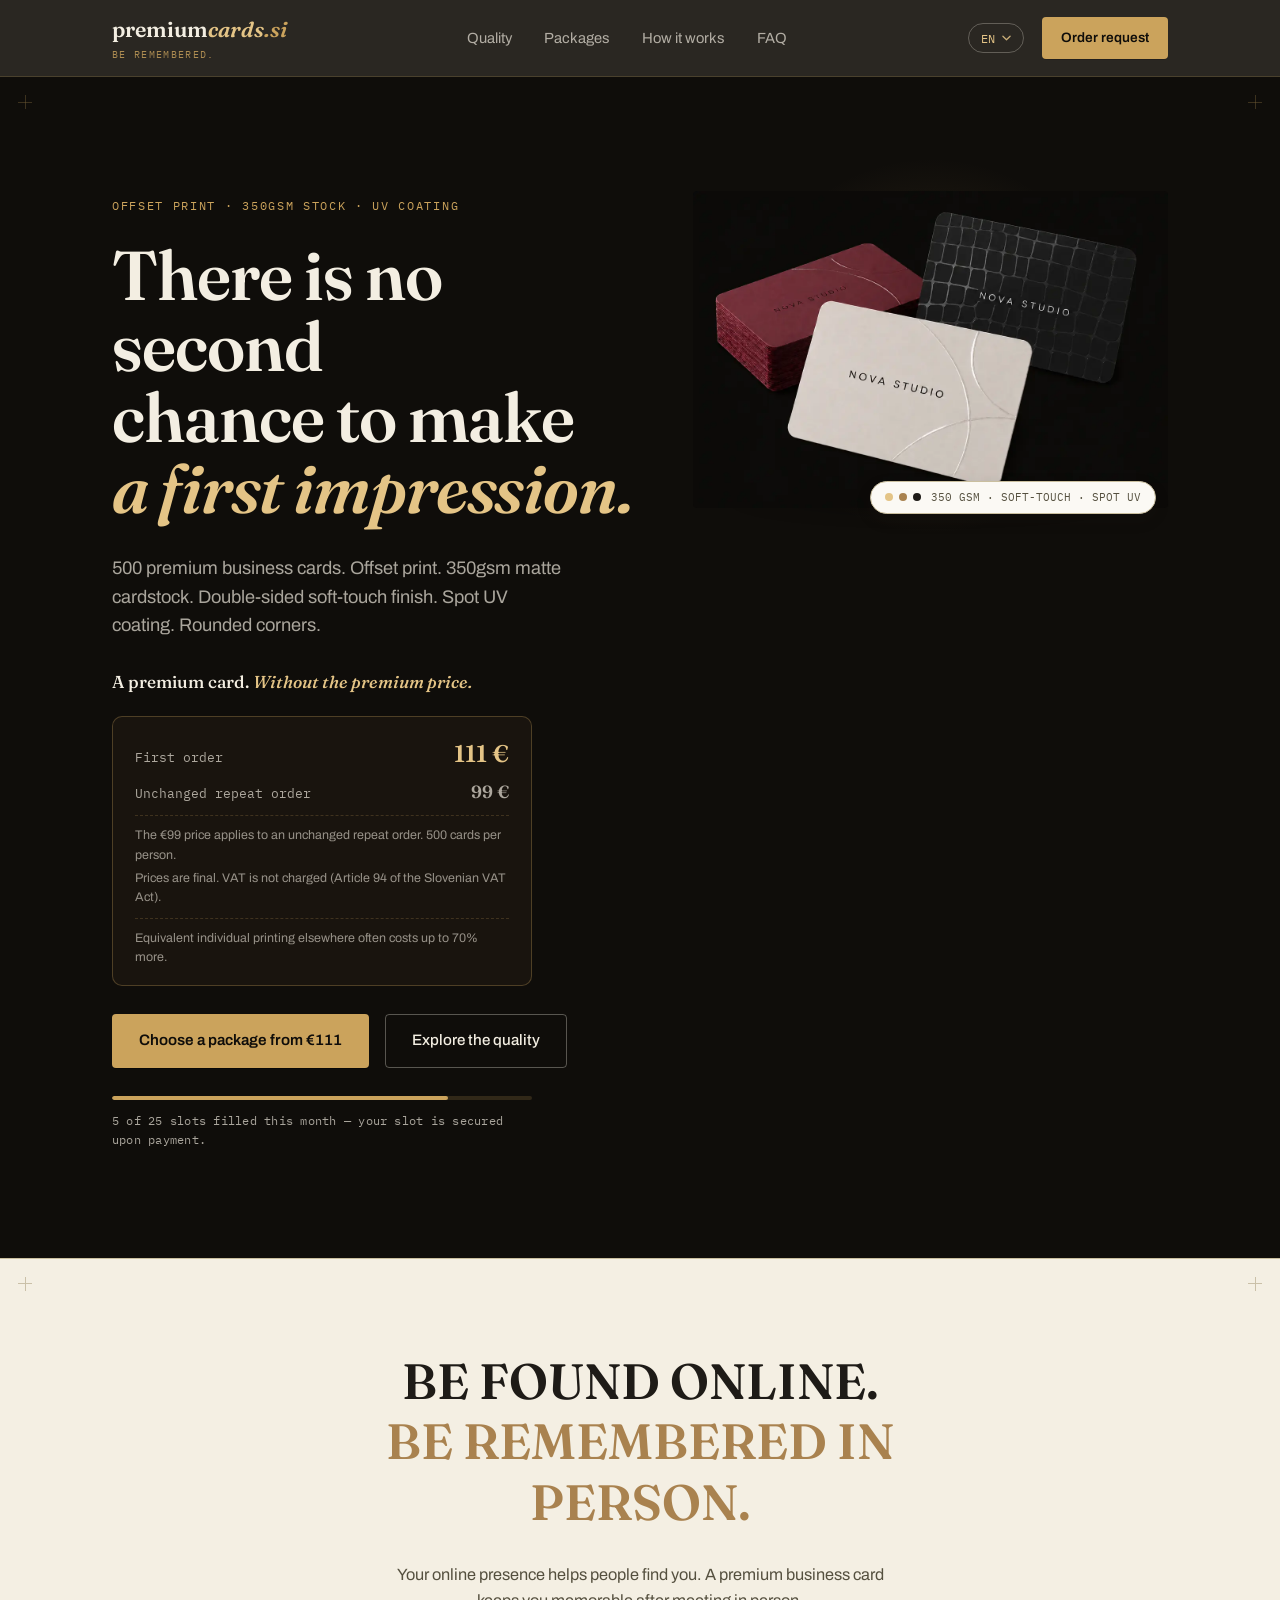
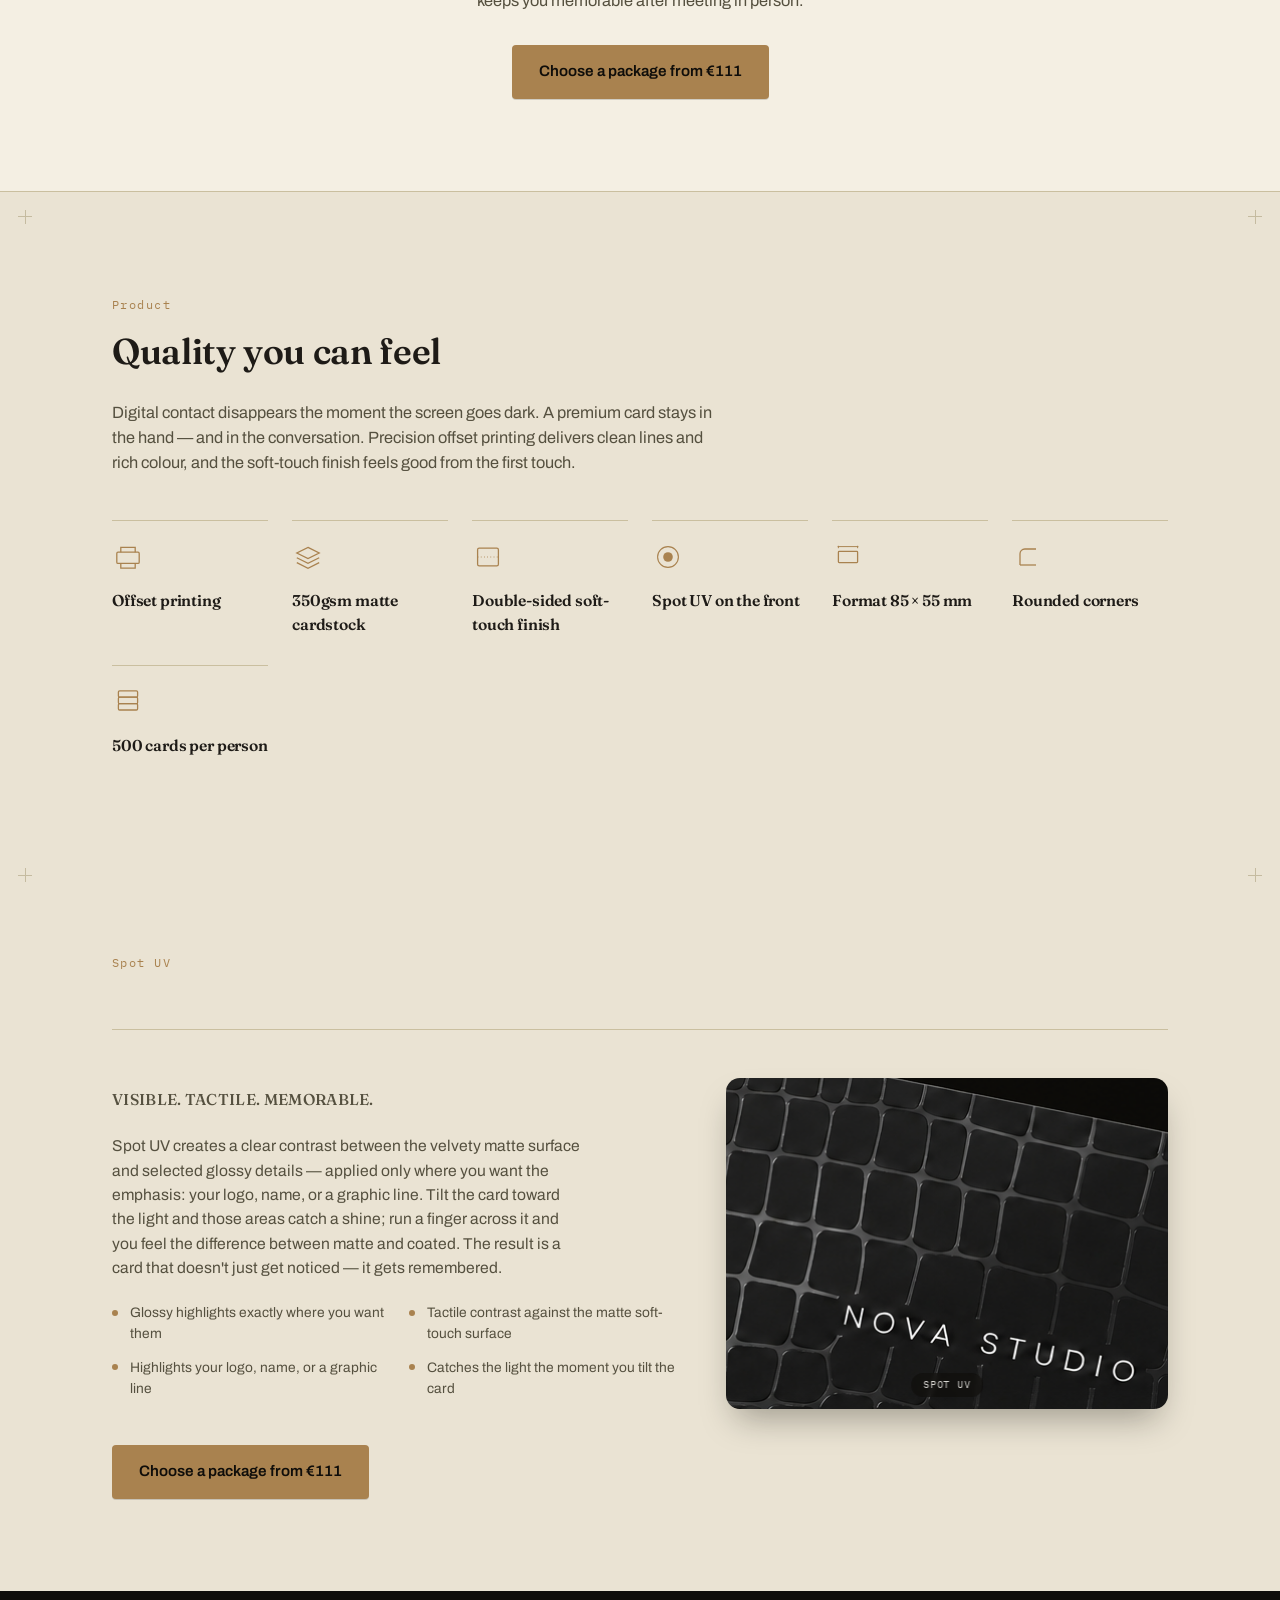
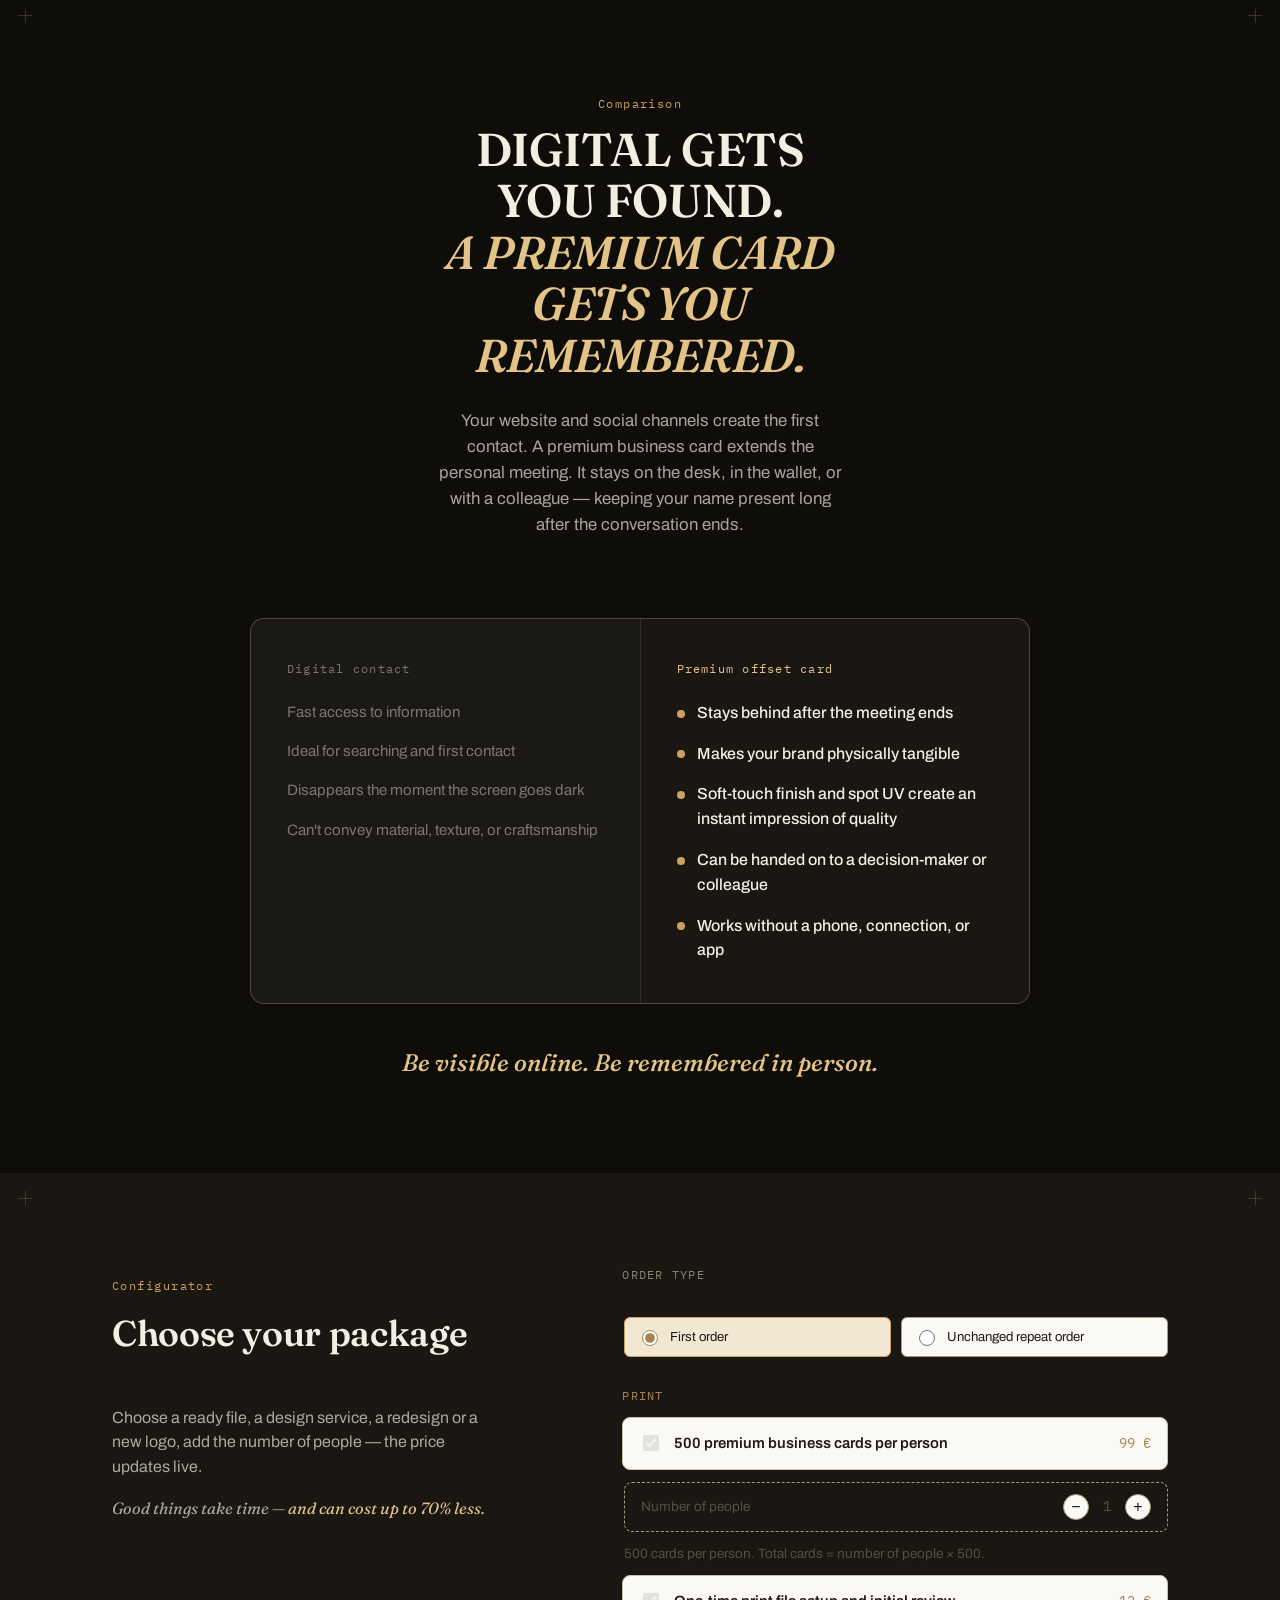
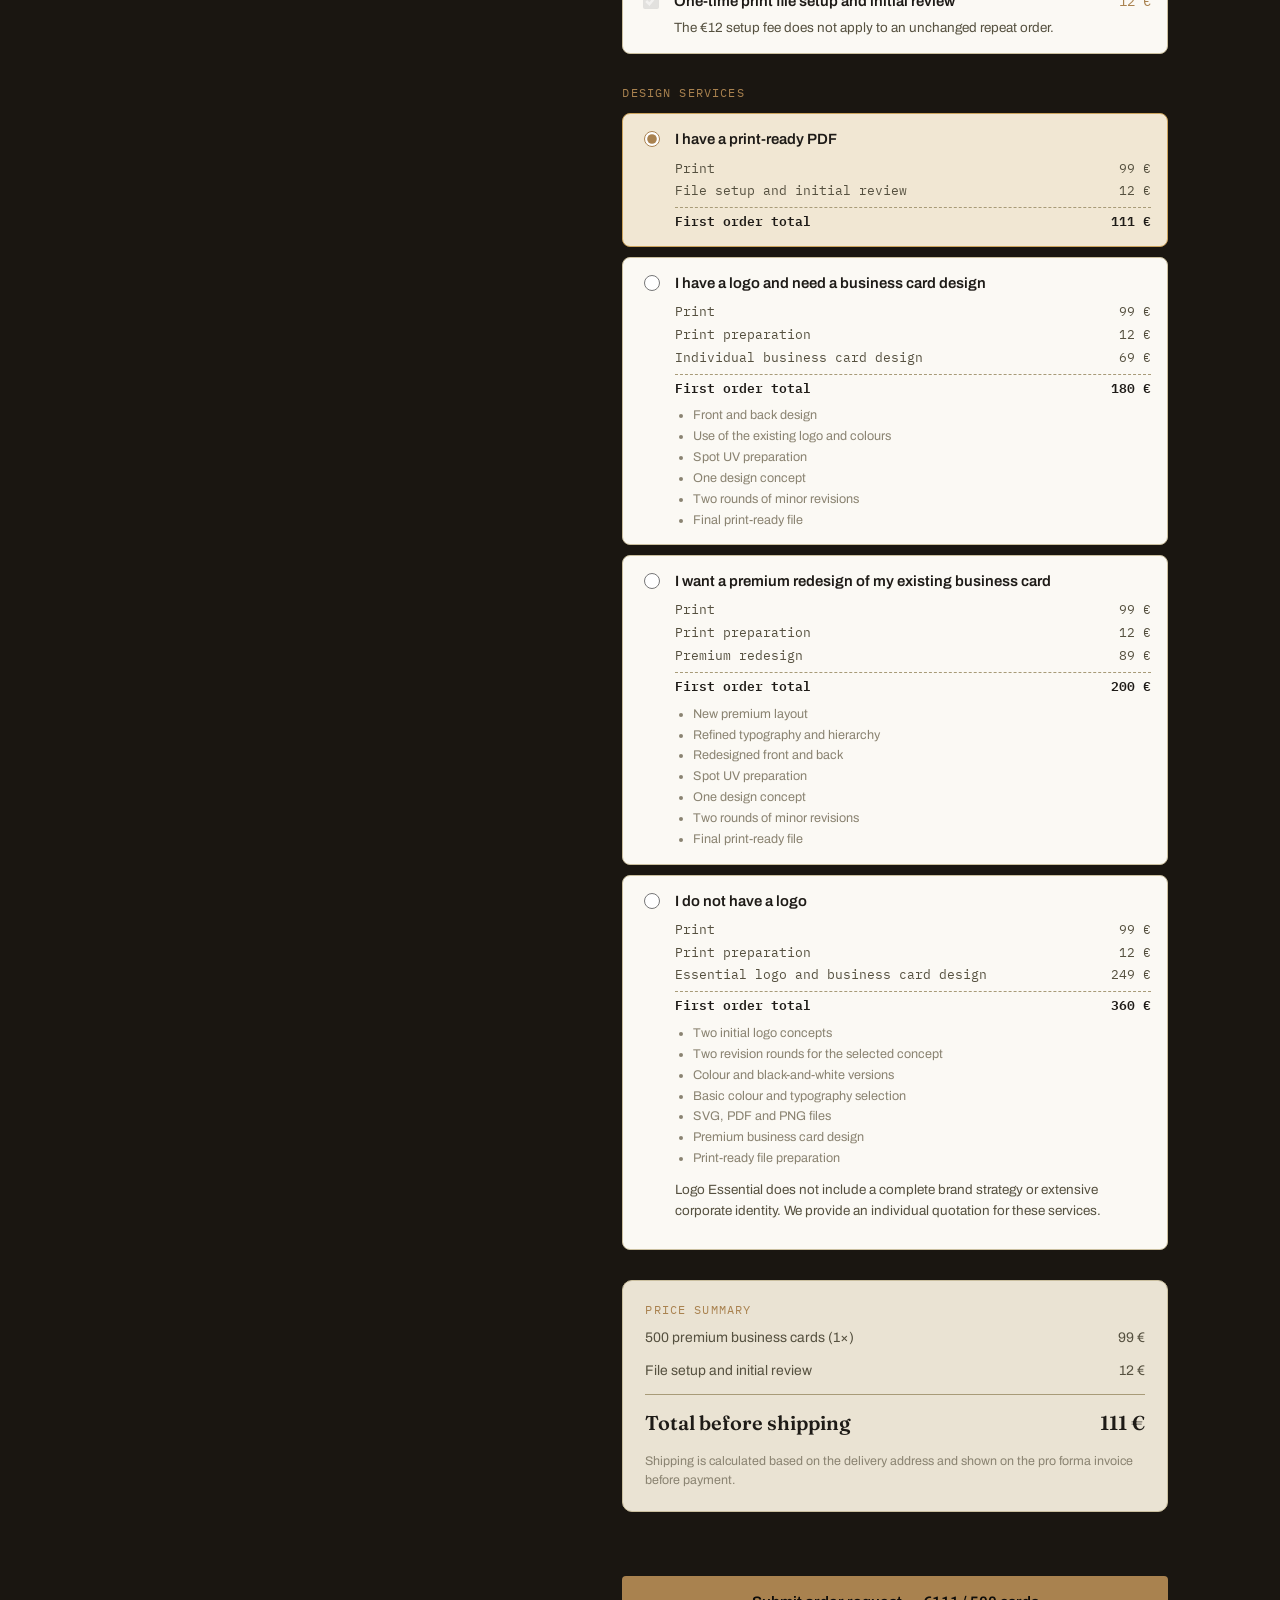
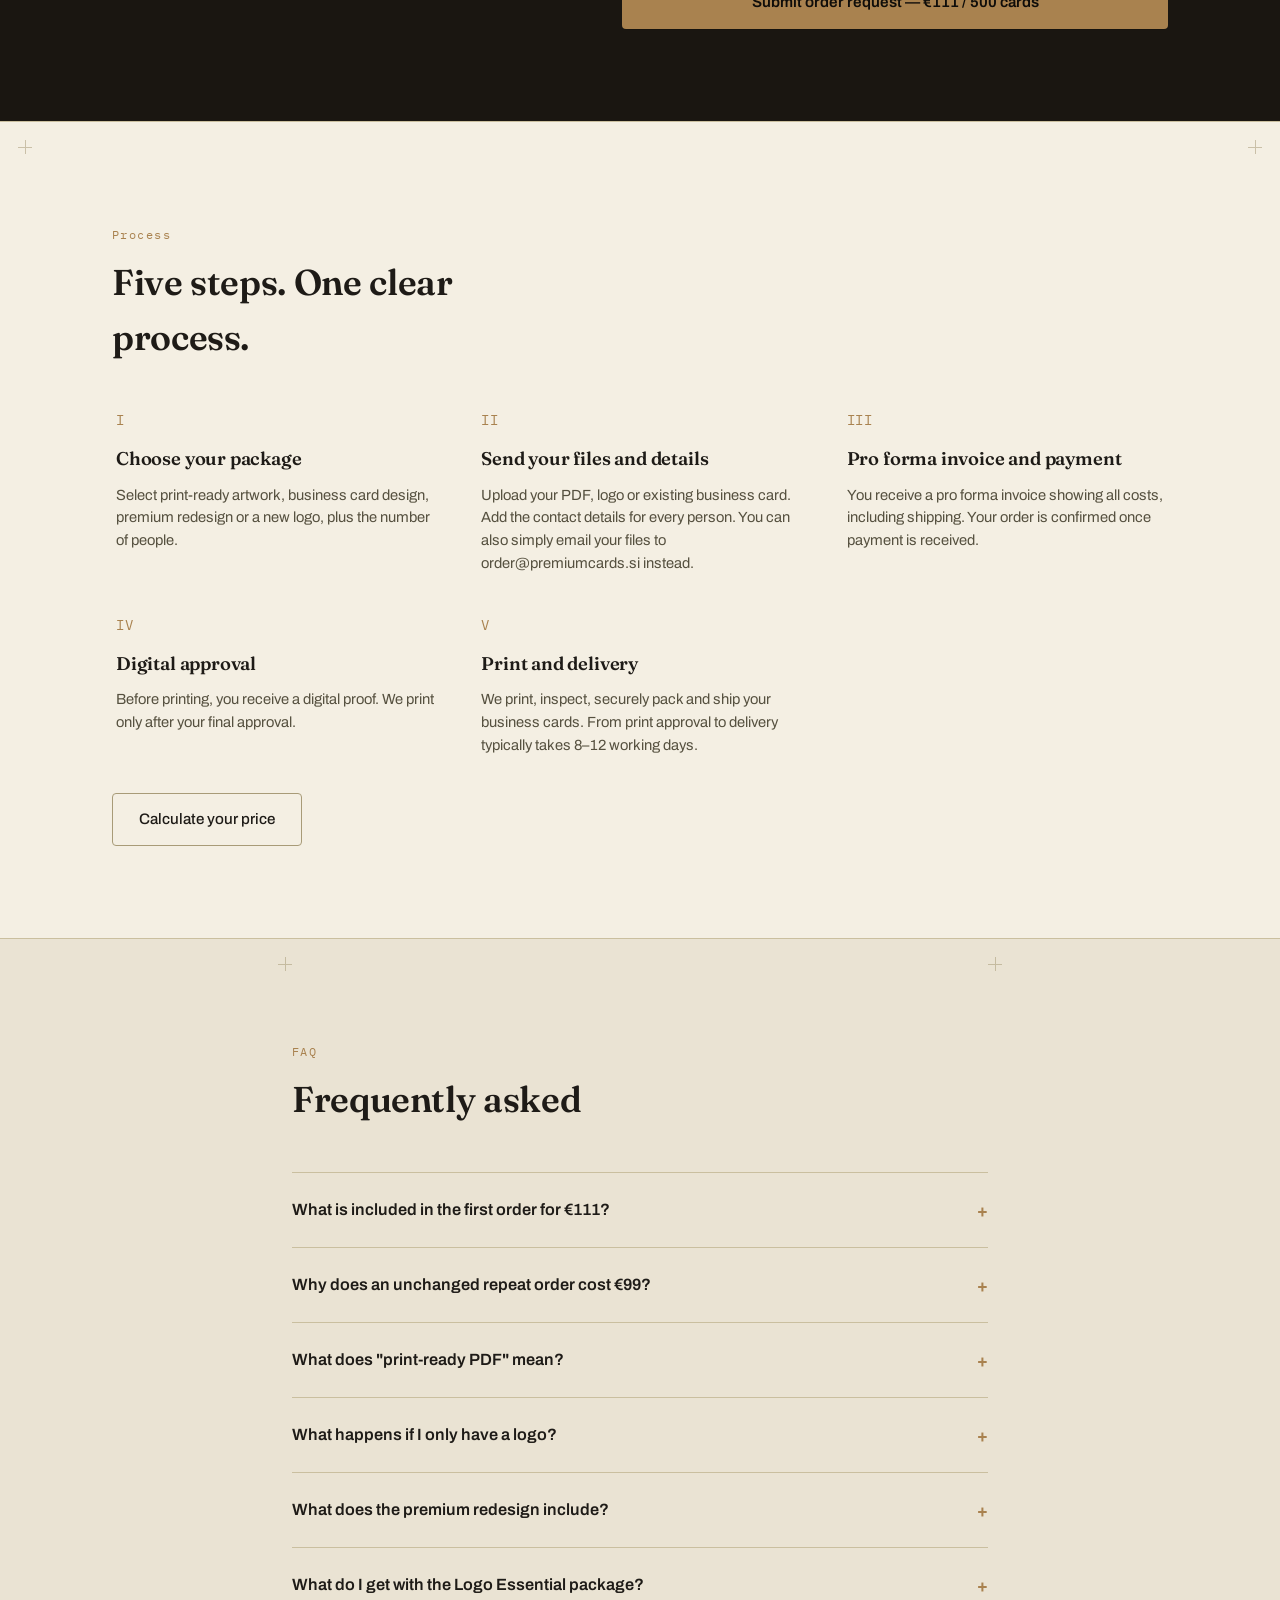
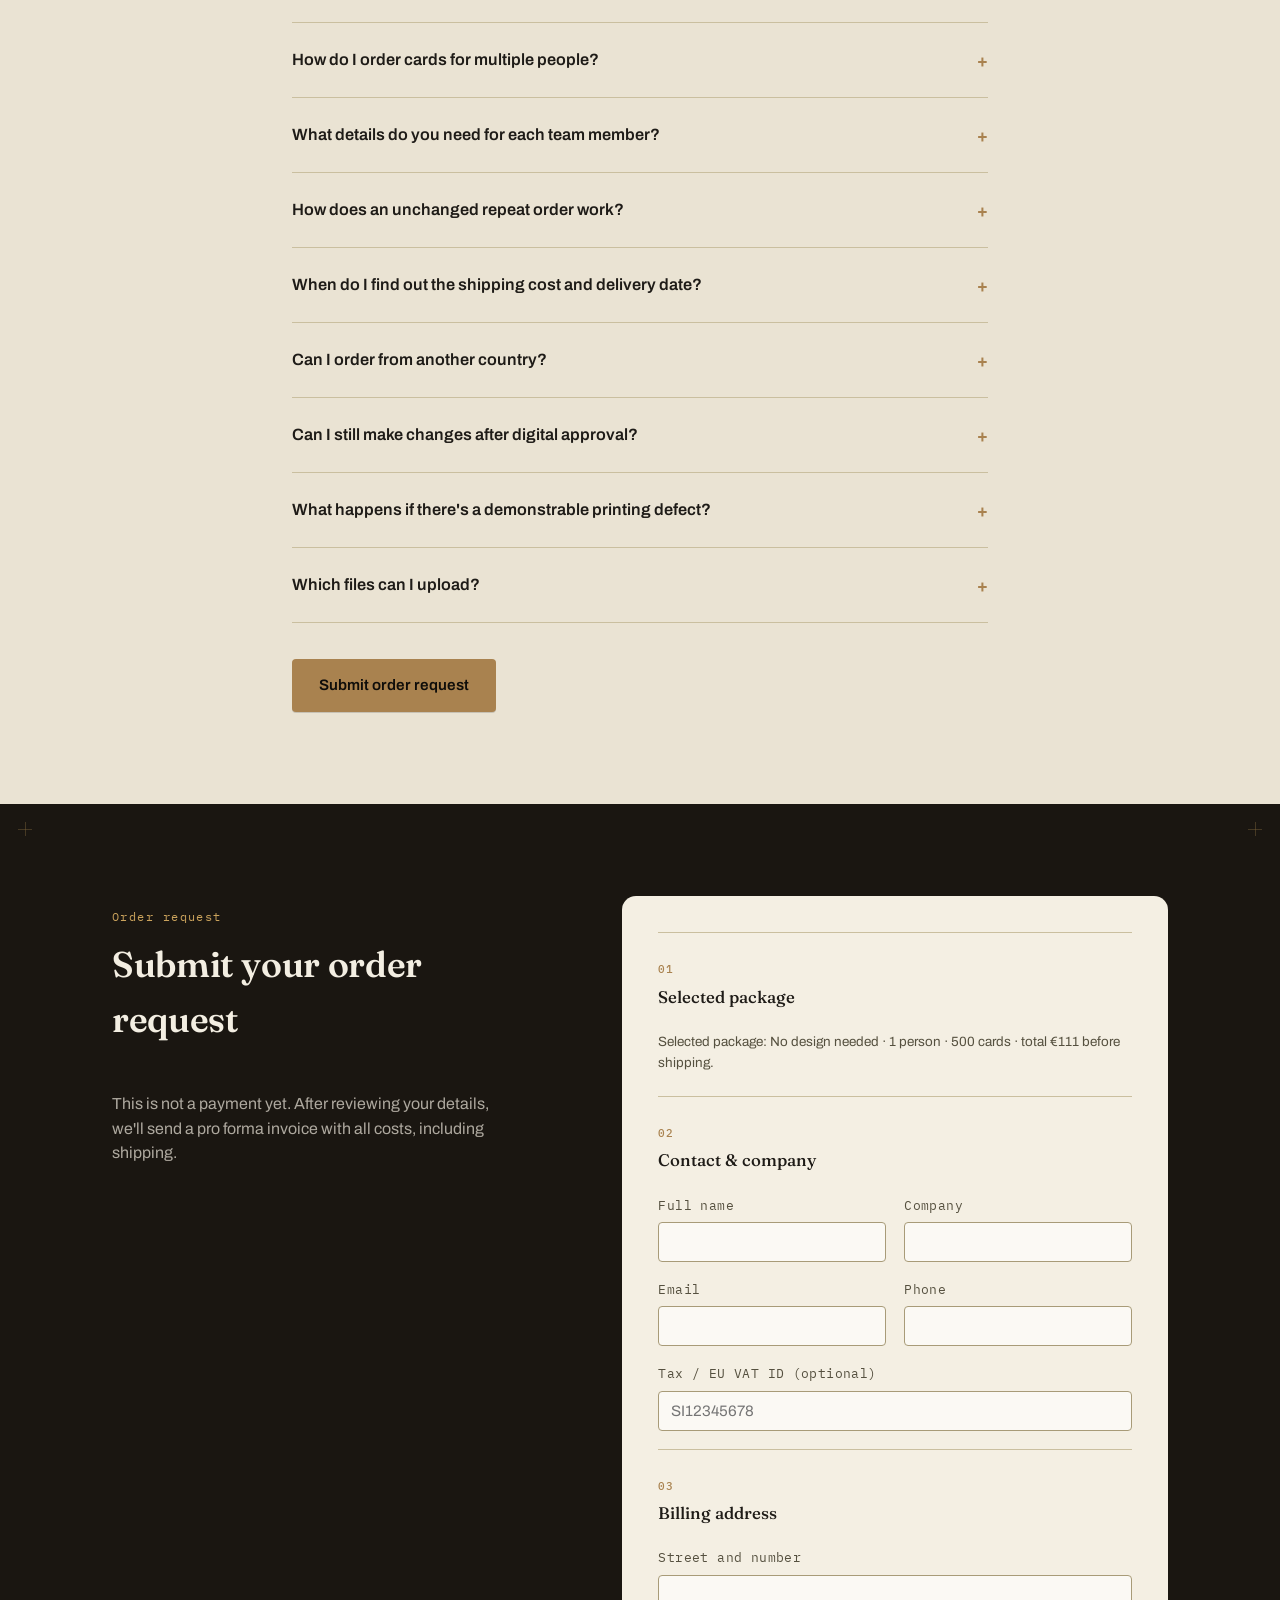
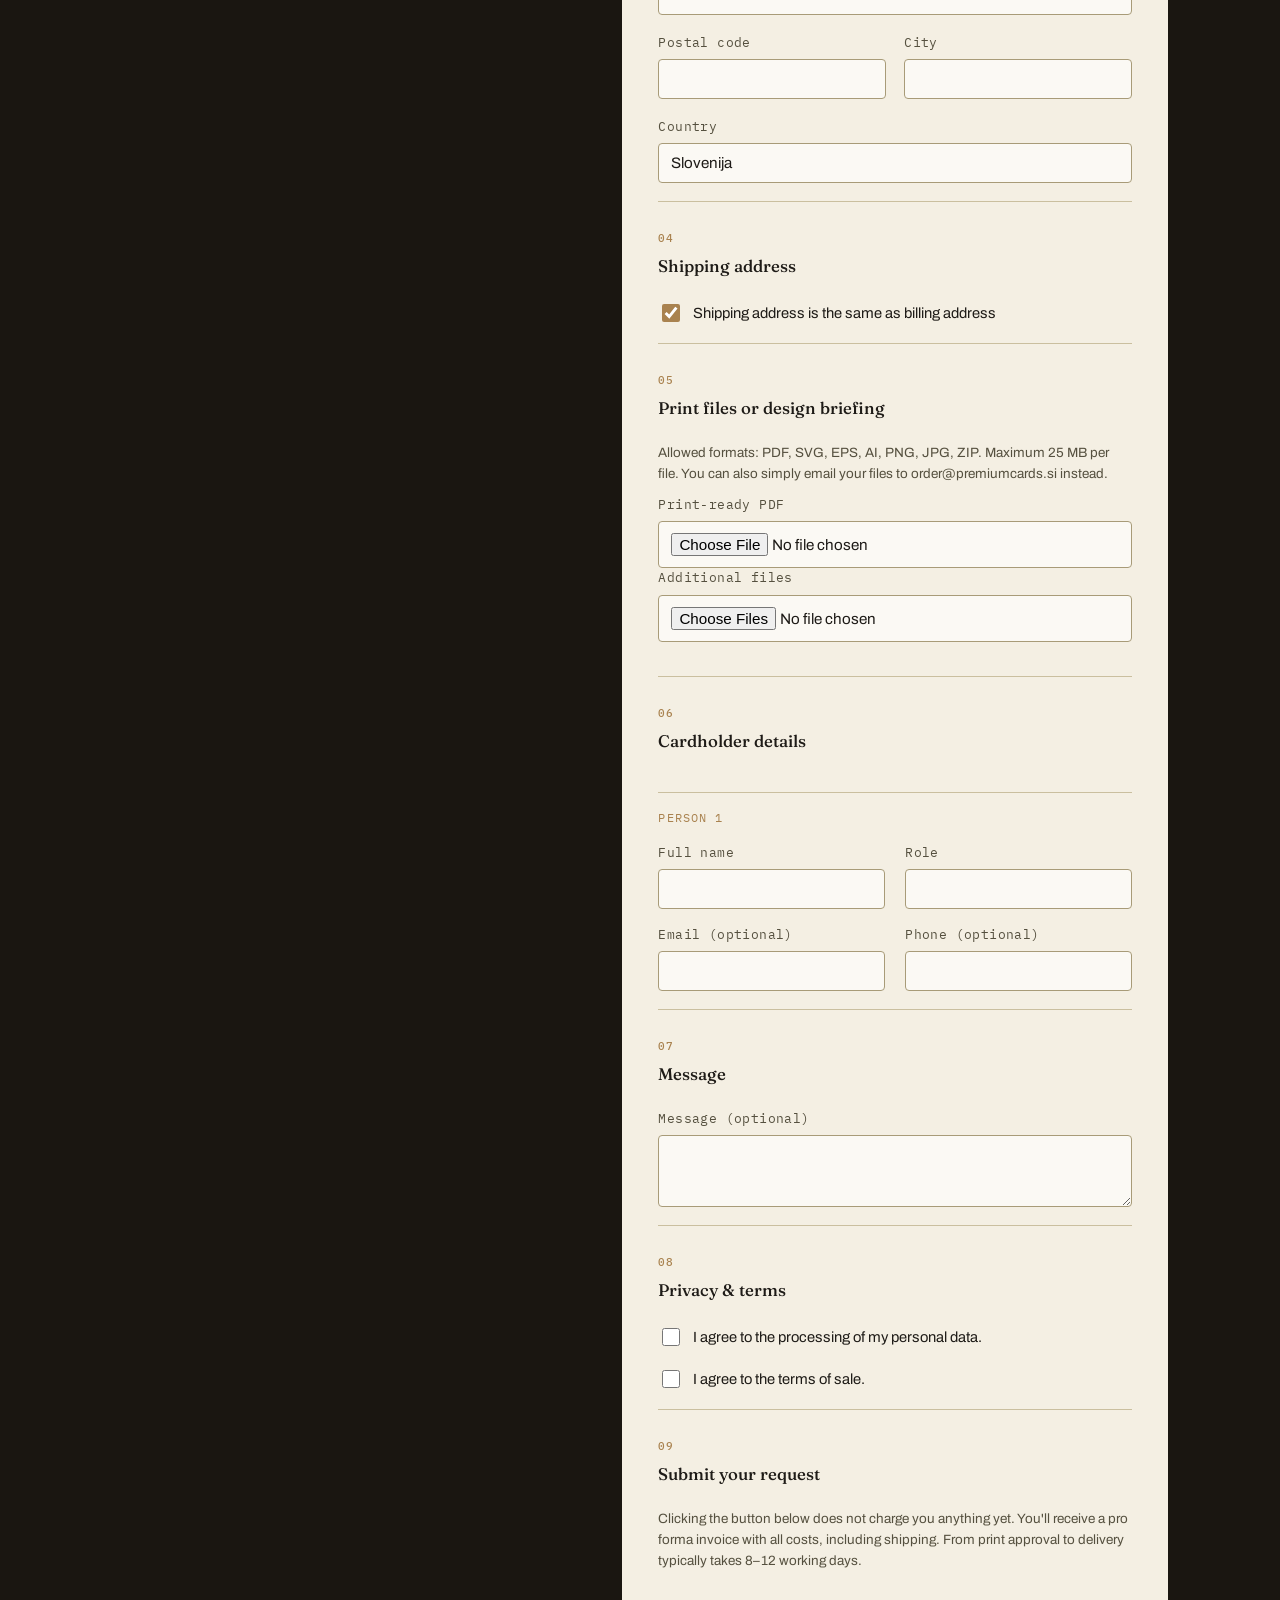
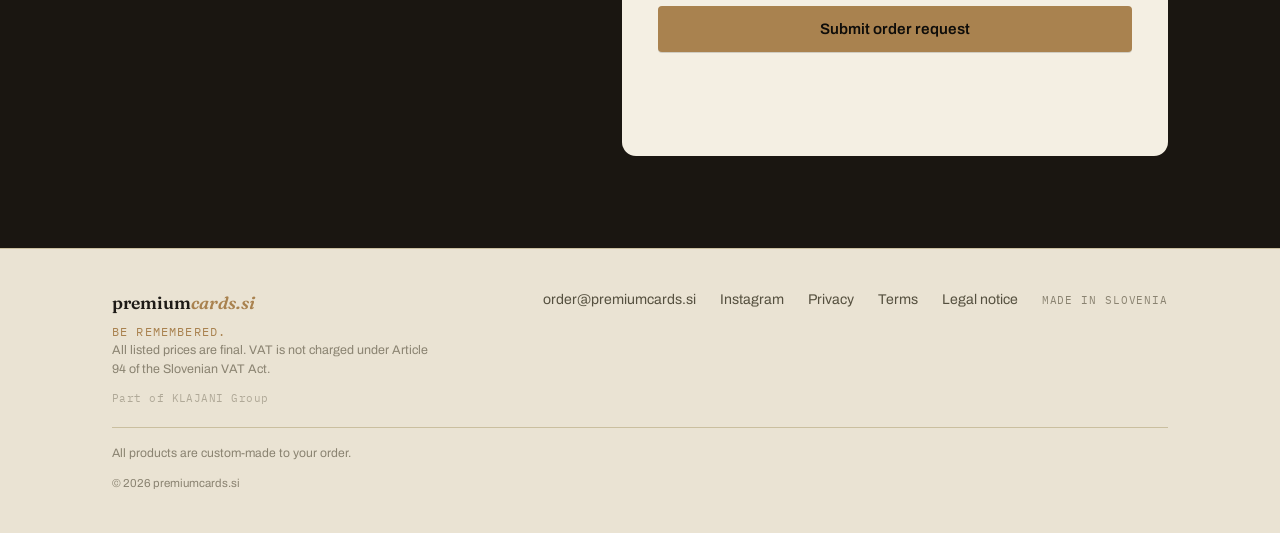
<file: en.html>
<!DOCTYPE html>
<html lang="en" data-lang="en">
<head>
<meta charset="UTF-8">
<meta name="viewport" content="width=device-width, initial-scale=1.0">
<title>Premium Business Cards with Spot UV | 500 Cards | premiumcards.si</title>
<meta name="description" content="Premium offset business cards on 350gsm matte stock with double-sided soft-touch finish, spot UV and rounded corners. First order: 500 cards for €111.">
<meta name="robots" content="index, follow, max-image-preview:large">
<link rel="canonical" href="https://premiumcards.si/en.html">
<link rel="alternate" hreflang="sl" href="https://premiumcards.si/">
<link rel="alternate" hreflang="en" href="https://premiumcards.si/en.html">
<link rel="alternate" hreflang="de" href="https://premiumcards.si/de.html">
<link rel="alternate" hreflang="es" href="https://premiumcards.si/es.html">
<link rel="alternate" hreflang="x-default" href="https://premiumcards.si/">
<meta property="og:type" content="website">
<meta property="og:site_name" content="premiumcards.si">
<meta property="og:locale" content="en_GB">
<meta property="og:title" content="Premium Business Cards with Spot UV | premiumcards.si">
<meta property="og:description" content="500 premium offset business cards with soft-touch finish, spot UV and rounded corners. First order for €111.">
<meta property="og:url" content="https://premiumcards.si/en.html">
<meta property="og:image" content="https://premiumcards.si/assets/hero-cards-croco-uv-v3.png">
<meta property="og:image:alt" content="Premium business cards with spot UV coating">
<meta name="twitter:card" content="summary_large_image">
<meta name="twitter:title" content="Premium Business Cards with Spot UV | premiumcards.si">
<meta name="twitter:description" content="500 premium offset business cards with soft-touch finish and spot UV coating.">
<meta name="twitter:image" content="https://premiumcards.si/assets/hero-cards-croco-uv-v3.png">
<script type="application/ld+json">
{
  "@context": "https://schema.org",
  "@graph": [
    {
      "@type": "Organization",
      "@id": "https://premiumcards.si/#organization",
      "name": "premiumcards.si",
      "url": "https://premiumcards.si/",
      "email": "order@premiumcards.si",
      "sameAs": ["https://www.instagram.com/premiumcards.si"]
    },
    {
      "@type": "WebSite",
      "@id": "https://premiumcards.si/#website",
      "url": "https://premiumcards.si/",
      "name": "premiumcards.si",
      "publisher": {"@id": "https://premiumcards.si/#organization"},
      "inLanguage": "en"
    },
    {
      "@type": "Product",
      "@id": "https://premiumcards.si/#premium-business-cards",
      "name": "Premium business cards with spot UV coating",
      "description": "500 premium business cards printed in offset on 350gsm matte stock with double-sided soft-touch finish, spot UV coating and rounded corners.",
      "image": "https://premiumcards.si/assets/hero-cards-croco-uv-v3.png",
      "brand": {"@type": "Brand", "name": "premiumcards.si"},
      "material": "350 g mat karton",
      "offers": {
        "@type": "Offer",
        "url": "https://premiumcards.si/en.html#konfigurator",
        "priceCurrency": "EUR",
        "price": "111.00",
        "availability": "https://schema.org/InStock",
        "itemCondition": "https://schema.org/NewCondition",
        "seller": {"@id": "https://premiumcards.si/#organization"}
      }
    }
  ]
}
</script>
<link rel="preconnect" href="https://fonts.googleapis.com">
<link rel="preconnect" href="https://fonts.gstatic.com" crossorigin>
<link href="https://fonts.googleapis.com/css2?family=Fraunces:ital,opsz,wght@0,9..144,300;0,9..144,400;0,9..144,500;0,9..144,600;0,9..144,700;1,9..144,400;1,9..144,500;1,9..144,600&family=Archivo:wght@400;500;600;700&family=IBM+Plex+Mono:wght@400;500&display=swap" rel="stylesheet">
<style>
/* =========================================================
   premiumcards.si — design tokens
   Direction: printer's proof-sheet aesthetic — cardstock,
   registration marks, single-hue accent ink, letterpress display type.
   ========================================================= */

:root {
  --paper: #EAE3D3;
  --paper-2: #F4EFE3;
  --card-white: #FBF9F4;
  --ink: #1E1B17;
  --ink-soft: #55503f;
  --ink-faint: #8a8371;
  --brass: #A9824F;
  --brass-light: #c7a876;
  --line: #cabf9f;
  --line-strong: #a89b78;

  --void: #0F0D0A;
  --void-2: #1A1611;
  --gold: #CBA35C;
  --gold-bright: #E4C486;
  --on-void: #F3EEE2;
  --on-void-soft: rgba(243,238,226,0.68);

  --font-display: 'Fraunces', serif;
  --font-body: 'Archivo', sans-serif;
  --font-mono: 'IBM Plex Mono', monospace;

  --wrap: 1120px;
  --radius-card: 12px; /* 3mm at this card's 4px/mm scale (340px ≈ 85mm) */
}

* { box-sizing: border-box; }

[hidden] { display: none !important; }

html { scroll-behavior: smooth; }

body {
  margin: 0;
  background: var(--paper);
  color: var(--ink);
  font-family: var(--font-body);
  font-size: 16px;
  line-height: 1.55;
  -webkit-font-smoothing: antialiased;
}

.wrap {
  max-width: var(--wrap);
  margin: 0 auto;
  padding: 0 32px;
}

a { color: inherit; text-decoration: none; }

img, svg { display: block; max-width: 100%; }

h1, h2, h3 {
  font-family: var(--font-display);
  font-weight: 600;
  color: var(--ink);
  margin: 0 0 0.4em;
  letter-spacing: -0.01em;
}

em { font-style: italic; }

/* ---------- language toggle ---------- */
.t-si, .t-en, .t-de, .t-es { display: none; }
html[data-lang="si"] .t-si { display: inline; }
html[data-lang="en"] .t-en { display: inline; }
html[data-lang="de"] .t-de { display: inline; }
html[data-lang="es"] .t-es { display: inline; }

/* ---------- registration marks (signature motif) ---------- */
.reg-corners { position: relative; }
.reg-corners::before,
.reg-corners::after {
  content: "";
  position: absolute;
  top: 18px;
  width: 14px;
  height: 14px;
  background:
    linear-gradient(var(--reg-color, var(--line-strong)), var(--reg-color, var(--line-strong))) center / 100% 1px no-repeat,
    linear-gradient(90deg, var(--reg-color, var(--line-strong)), var(--reg-color, var(--line-strong))) center / 1px 100% no-repeat;
  opacity: 0.55;
}
.reg-corners::before { left: 18px; }
.reg-corners::after  { right: 18px; }

/* ---------- dark / void sections (exclusive punch moments) ---------- */
.section-dark {
  background: var(--void);
  color: var(--on-void-soft);
  --reg-color: rgba(203,163,92,0.45);
}
.section-dark h1, .section-dark h2, .section-dark h3 { color: var(--on-void); }
.section-dark .section-eyebrow, .section-dark .eyebrow { color: var(--gold); }
.section-dark.proof, .section-dark.process { border-color: rgba(203,163,92,0.18); }

/* ---------- header ---------- */
.site-header {
  position: sticky;
  top: 0;
  z-index: 40;
  background: rgba(15, 13, 10, 0.88);
  backdrop-filter: blur(6px);
  border-bottom: 1px solid rgba(203,163,92,0.2);
}

.header-inner {
  display: flex;
  align-items: center;
  justify-content: space-between;
  height: 76px;
}

.wordmark {
  font-family: var(--font-display);
  font-weight: 600;
  font-size: 1.35rem;
  color: var(--on-void);
  white-space: nowrap;
}
.header-brand { display: flex; flex-direction: column; gap: 1px; }
.header-tagline {
  font-family: var(--font-mono);
  font-size: 0.6rem;
  letter-spacing: 0.14em;
  color: var(--gold);
  opacity: 0.8;
}
.wordmark em { color: var(--gold-bright); font-style: italic; }
.wordmark .tld { color: var(--gold); font-style: italic; }
.wordmark.small { font-size: 1.1rem; color: var(--ink); }
.wordmark.small em { color: var(--brass); }
.wordmark.small .tld { color: var(--brass); }

.main-nav {
  display: flex;
  gap: 32px;
  font-size: 0.92rem;
  color: var(--on-void-soft);
}
.main-nav a { transition: color .15s ease; }
.main-nav a:hover { color: var(--gold-bright); }

.header-actions { display: flex; align-items: center; gap: 18px; }

.lang-dropdown { position: relative; }

.lang-dropdown-btn {
  font-family: var(--font-mono);
  font-size: 0.78rem;
  letter-spacing: 0.05em;
  background: none;
  border: 1px solid rgba(243,238,226,0.28);
  border-radius: 20px;
  padding: 6px 12px;
  cursor: pointer;
  color: var(--gold-bright);
  display: flex;
  align-items: center;
  gap: 6px;
  transition: border-color .15s ease;
}
.lang-dropdown-btn:hover { border-color: rgba(203,163,92,0.55); }
.lang-caret { flex-shrink: 0; opacity: 0.85; transition: transform .15s ease; }
.lang-dropdown.is-open .lang-caret { transform: rotate(180deg); }

.lang-dropdown-list {
  position: absolute;
  top: calc(100% + 8px);
  right: 0;
  min-width: 68px;
  background: var(--void-2);
  border: 1px solid rgba(203,163,92,0.28);
  border-radius: 10px;
  padding: 5px;
  margin: 0;
  list-style: none;
  box-shadow: 0 16px 32px rgba(0,0,0,0.4);
  z-index: 60;
}
.lang-dropdown-list[hidden] { display: none; }
.lang-dropdown-list li {
  font-family: var(--font-mono);
  font-size: 0.8rem;
  letter-spacing: 0.04em;
  color: var(--on-void-soft);
  padding: 7px 11px;
  border-radius: 6px;
  cursor: pointer;
  transition: background .12s ease, color .12s ease;
}
.lang-dropdown-list li:hover,
.lang-dropdown-list li:focus-visible,
.lang-dropdown-list li.is-active {
  background: rgba(203,163,92,0.18);
  color: var(--gold-bright);
  outline: none;
}

/* ---------- buttons ---------- */
.btn {
  display: inline-flex;
  align-items: center;
  justify-content: center;
  gap: 8px;
  font-family: var(--font-body);
  font-weight: 600;
  font-size: 0.95rem;
  padding: 14px 26px;
  border-radius: 4px;
  cursor: pointer;
  border: 1px solid transparent;
  transition: transform .15s ease, background .15s ease, box-shadow .15s ease;
}
.btn:active { transform: translateY(1px); }

.btn-primary {
  background: var(--brass);
  color: var(--void);
  box-shadow: 0 1px 0 rgba(0,0,0,0.15);
}
.btn-primary:hover { background: var(--brass-light); }

.site-header .btn-primary {
  background: var(--gold);
  color: var(--void);
}
.site-header .btn-primary:hover { background: var(--gold-bright); }

.btn-ghost {
  background: transparent;
  color: var(--ink);
  border-color: var(--line-strong);
  font-weight: 500;
}
.btn-ghost:hover { border-color: var(--ink); }

.btn-sm { padding: 9px 18px; font-size: 0.85rem; }
.btn-wide { width: 100%; }

.section-dark .btn-primary {
  background: var(--gold);
  color: var(--void);
  box-shadow: 0 1px 0 rgba(0,0,0,0.4);
}
.section-dark .btn-primary:hover { background: var(--gold-bright); }
.section-dark .btn-ghost {
  color: var(--on-void);
  border-color: rgba(243,238,226,0.32);
}
.section-dark .btn-ghost:hover { border-color: var(--gold); color: var(--gold-bright); }

/* ---------- hero ---------- */
.hero { padding: 108px 0 96px; overflow: hidden; }

.hero-inner {
  display: grid;
  grid-template-columns: 1.05fr 0.95fr;
  gap: 56px;
  align-items: start;
}
.hero-visual { padding-top: 6px; }
.hero-copy, .hero-visual { min-width: 0; }

.eyebrow {
  font-family: var(--font-mono);
  font-size: 0.75rem;
  letter-spacing: 0.14em;
  color: var(--gold);
  margin-bottom: 24px;
}

.hero h1 {
  font-size: clamp(2.8rem, 5.4vw, 4.6rem);
  line-height: 1.03;
  letter-spacing: -0.015em;
  margin-bottom: 30px;
}
.hero h1 em { color: var(--gold-bright); font-style: italic; }

.hero-sub {
  font-size: 1.14rem;
  color: var(--on-void-soft);
  max-width: 46ch;
  margin-bottom: 36px;
}

.hero-ctas { display: flex; gap: 16px; flex-wrap: wrap; margin-bottom: 32px; }

/* --- hero card mockup --- */
.hero-visual { position: relative; display: flex; justify-content: center; }
.hero-visual::before {
  content: "";
  position: absolute;
  width: 380px;
  height: 380px;
  background: radial-gradient(circle, rgba(203,163,92,0.18) 0%, transparent 70%);
  top: 50%;
  left: 50%;
  transform: translate(-50%, -50%);
  pointer-events: none;
}

.hero-price-block {
  border: 1px solid rgba(203,163,92,0.3);
  border-radius: 10px;
  padding: 18px 22px;
  margin-bottom: 28px;
  max-width: 420px;
  background: rgba(203,163,92,0.05);
}
.hero-value-line {
  font-family: var(--font-display);
  font-weight: 500;
  font-size: 1.08rem;
  color: var(--on-void);
  margin: -6px 0 20px;
}
.hero-value-line em { color: var(--gold-bright); font-style: italic; }
.hero-savings-note { color: var(--gold); opacity: 0.95; }
.hero-slots {
  max-width: 420px;
  margin-top: -4px;
}
.hero-slots-bar {
  height: 4px;
  border-radius: 2px;
  background: rgba(203,163,92,0.18);
  overflow: hidden;
  margin-bottom: 8px;
}
.hero-slots-bar span {
  display: block;
  height: 100%;
  background: var(--gold);
  border-radius: 2px;
}
.hero-slots-text {
  font-family: var(--font-mono);
  font-size: 0.76rem;
  color: var(--on-void-soft);
  letter-spacing: 0.02em;
}
.hero-price-row { display: flex; justify-content: space-between; align-items: baseline; gap: 12px; }
.hero-price-row + .hero-price-row { margin-top: 6px; }
.hero-price-row .hero-price-label { font-family: var(--font-mono); font-size: 0.82rem; color: var(--on-void-soft); }
.hero-price-row .hero-price-value { font-family: var(--font-display); font-weight: 600; font-size: 1.5rem; color: var(--gold-bright); }
.hero-price-row-sub .hero-price-value { font-size: 1.1rem; color: var(--on-void-soft); }
.hero-price-note { font-size: 0.78rem; color: var(--on-void-soft); opacity: 0.85; margin: 10px 0 0; padding-top: 10px; border-top: 1px dashed rgba(203,163,92,0.25); }

/* ---------- hero product photo ---------- */
.hero-product-shot {
  position: relative;
  width: min(610px, 52vw);
  margin: 0;
  isolation: isolate;
}
.hero-product-shot::before {
  content: "";
  position: absolute;
  inset: 10% 5% 5%;
  z-index: -1;
  background: radial-gradient(circle, rgba(228,196,134,0.18), transparent 68%);
  filter: blur(20px);
}
.hero-shot-frame {
  position: relative;
  overflow: hidden;
  border-radius: 4px;
  display: block;
}
.hero-product-shot img {
  width: 100%;
  height: auto;
  display: block;
  filter:
    drop-shadow(0 2px 3px rgba(0,0,0,0.35))
    drop-shadow(0 18px 28px rgba(0,0,0,0.32))
    drop-shadow(0 44px 60px rgba(0,0,0,0.24));
}
/* infrequent light sweep across the photo. Uses mix-blend-mode:screen
   so the highlight interacts with the photo's own brightness — areas
   that are already reflective (the coated lines/logo) light up much
   more than the deep matte cardstock around them, keeping the "partial"
   coating honest instead of making the whole card look glossy.
   Contained within .hero-shot-frame so it never spills past the
   photo's own edges. */
.hero-shot-sheen {
  position: absolute;
  top: -20%;
  left: -60%;
  width: 42%;
  height: 140%;
  background: linear-gradient(100deg,
    transparent 0%,
    rgba(255,255,255,0.25) 35%,
    rgba(255,250,235,0.95) 50%,
    rgba(255,255,255,0.25) 65%,
    transparent 100%);
  mix-blend-mode: overlay;
  transform: rotate(12deg);
  pointer-events: none;
  animation: hero-sheen-pass 3.4s ease-in-out infinite;
}
@keyframes hero-sheen-pass {
  0% { left: -60%; }
  62% { left: 130%; }
  100% { left: 130%; }
}
.hero-product-shot::after {
  content: "";
  position: absolute;
  left: 8%;
  right: 8%;
  bottom: -4%;
  height: 14%;
  z-index: -1;
  background: radial-gradient(ellipse, rgba(0,0,0,0.42) 0%, transparent 72%);
  filter: blur(6px);
}

.spec-tag {
  position: absolute;
  bottom: -6px;
  right: 12px;
  background: var(--card-white);
  border: 1px solid var(--line);
  border-radius: 20px;
  padding: 7px 14px;
  display: flex;
  align-items: center;
  gap: 6px;
  box-shadow: 0 6px 16px rgba(30,27,23,0.12);
}
.dot { width: 8px; height: 8px; border-radius: 50%; }
.dot-forest { background: var(--gold-bright); }
.dot-brass { background: var(--brass); }
.dot-ink { background: var(--ink); }
.spec-label {
  font-family: var(--font-mono);
  font-size: 0.68rem;
  color: var(--ink-soft);
  margin-left: 4px;
}

/* ---------- brand message (Be Found Online. Be Remembered in Person.) ---------- */
.brand-message { text-align: center; background: var(--paper-2); border-top: 1px solid var(--line); border-bottom: 1px solid var(--line); }
.brand-message .wrap { max-width: 780px; }
.brand-message-lines {
  font-family: var(--font-display);
  font-weight: 600;
  font-size: clamp(1.8rem, 4.2vw, 3.1rem);
  line-height: 1.22;
  color: var(--ink);
  margin: 0 0 30px;
}
.brand-message-lines .line-2 { display: block; color: var(--brass); }
.brand-message-sub {
  max-width: 56ch;
  margin: 0 auto 32px;
  color: var(--ink-soft);
  font-size: 1.02rem;
}

/* ---------- social proof (kept minimal; the proof section itself was
   removed in favour of the hero's three-card fan + brand message) ---------- */

/* ---------- offline manifesto ---------- */
.manifesto { text-align: center; }
.manifesto-inner { display: flex; flex-direction: column; align-items: center; }
.manifesto-head { max-width: 46ch; margin-bottom: 64px; }
.manifesto-h {
  font-size: clamp(2.1rem, 3.6vw, 3.1rem);
  line-height: 1.12;
  margin-bottom: 26px;
  max-width: none;
}
.manifesto-h em { color: var(--gold-bright); font-style: italic; }
.manifesto-sub { color: var(--on-void-soft); font-size: 1.05rem; }
.manifesto-close {
  margin: 40px 0 0;
  font-family: var(--font-display);
  font-style: italic;
  font-weight: 500;
  font-size: clamp(1.15rem, 2vw, 1.5rem);
  color: var(--gold-bright);
  text-align: center;
}

.compare {
  display: grid;
  grid-template-columns: 1fr 1fr;
  gap: 1px;
  background: rgba(243,238,226,0.14);
  border: 1px solid rgba(243,238,226,0.14);
  border-radius: 14px;
  overflow: hidden;
  max-width: 780px;
  width: 100%;
}
.compare-col { background: var(--void); padding: 40px 36px; text-align: left; }
.compare-col ul { list-style: none; margin: 0; padding: 0; display: flex; flex-direction: column; gap: 16px; }

.compare-label {
  display: block;
  font-family: var(--font-mono);
  font-size: 0.78rem;
  letter-spacing: 0.1em;
  margin-bottom: 22px;
}
.compare-digital { opacity: 0.62; }
.compare-digital .compare-label { color: var(--on-void-soft); }
.compare-digital li { font-size: 0.94rem; color: var(--on-void-soft); }

.compare-offline { background: var(--void-2); }
.compare-offline .compare-label { color: var(--gold-bright); }
.compare-offline li {
  font-size: 1rem;
  color: var(--on-void);
  font-weight: 500;
  padding-left: 20px;
  position: relative;
}
.compare-offline li::before {
  content: "";
  position: absolute;
  left: 0;
  top: 0.55em;
  width: 8px;
  height: 8px;
  border-radius: 50%;
  background: var(--gold);
}

/* ---------- generic section heading ---------- */
section { padding: 92px 0; }

.section-eyebrow {
  font-family: var(--font-mono);
  font-size: 0.75rem;
  letter-spacing: 0.12em;
  color: var(--brass);
  margin-bottom: 10px;
}

section h2 {
  font-size: clamp(1.8rem, 2.8vw, 2.5rem);
  margin-bottom: 44px;
  max-width: 18ch;
}

/* ---------- product features ---------- */
.feature-grid {
  display: grid;
  grid-template-columns: repeat(auto-fit, minmax(150px, 1fr));
  gap: 28px 24px;
}
.feature-grid > * { min-width: 0; }
.feature { border-top: 1px solid var(--line); padding-top: 20px; }
.feature-icon { width: 32px; height: 32px; color: var(--brass); margin-bottom: 16px; }
.feature h3 { font-size: 0.98rem; margin-bottom: 0; }
.feature p { font-size: 0.88rem; color: var(--ink-soft); margin: 0; }

/* ---------- UV-lacquer highlight (within the product/quality section) ---------- */
.uv-highlight {
  margin-top: 56px;
  padding-top: 48px;
  border-top: 1px solid var(--line);
  display: grid;
  grid-template-columns: 1.3fr 1fr;
  gap: 40px;
  align-items: center;
}
.uv-highlight > * { min-width: 0; }
.uv-highlight-h {
  font-family: var(--font-display);
  font-weight: 500;
  font-size: clamp(1.1rem, 1.6vw, 1.35rem);
  letter-spacing: 0.02em;
  color: var(--ink);
  margin: 0 0 14px;
}
.uv-highlight-copy p {
  color: var(--ink-soft);
  font-size: 0.98rem;
  max-width: 52ch;
  margin: 0 0 22px;
}
.uv-perks {
  list-style: none;
  margin: 0;
  padding: 0;
  display: grid;
  grid-template-columns: repeat(2, 1fr);
  gap: 12px 20px;
}
.uv-perks > li { min-width: 0; }
.uv-perks li {
  font-size: 0.86rem;
  color: var(--ink-soft);
  padding-left: 18px;
  position: relative;
}
.uv-perks li::before {
  content: "";
  position: absolute;
  left: 0;
  top: 0.55em;
  width: 6px;
  height: 6px;
  border-radius: 50%;
  background: var(--brass);
}

/* small swatch: dark matte panel with a gloss-catching mark, reusing the
   same background-clip:text sheen technique used on the hero cards, to
   show the matte/glossy contrast without needing a product photo */
.uv-swatch {
  position: relative;
  aspect-ratio: 4 / 3;
  min-height: 180px;
  border-radius: 14px;
  box-shadow: 0 18px 34px -10px rgba(15,13,10,0.35);
  overflow: hidden;
}
.uv-swatch-photo {
  width: 100%;
  height: 100%;
  object-fit: cover;
  display: block;
}
/* a soft diagonal light sweep across the whole swatch, illustrating
   how the UV coating catches light — same technique as the hero
   photo's sheen, kept infrequent and low-opacity so it reads as a
   passing reflection rather than a constant glossy overlay */
.uv-swatch-sheen {
  position: absolute;
  top: -25%;
  left: -70%;
  width: 50%;
  height: 150%;
  background: linear-gradient(100deg,
    transparent 0%,
    rgba(255,255,255,0.3) 38%,
    rgba(255,250,235,1) 50%,
    rgba(255,255,255,0.3) 62%,
    transparent 100%);
  mix-blend-mode: overlay;
  transform: rotate(12deg);
  pointer-events: none;
  animation: hero-sheen-pass 3.2s ease-in-out infinite;
  animation-delay: 0.8s;
}
.uv-swatch-caption {
  position: absolute;
  bottom: 12px;
  left: 50%;
  transform: translateX(-50%);
  text-align: center;
  font-family: var(--font-mono);
  font-size: 0.6rem;
  letter-spacing: 0.08em;
  color: rgba(251,249,244,0.85);
  background: rgba(15,13,10,0.55);
  padding: 5px 12px;
  border-radius: 20px;
  backdrop-filter: blur(2px);
  white-space: nowrap;
}
@media (max-width: 900px) {
  .uv-highlight { grid-template-columns: 1fr; }
  .uv-highlight-visual { order: -1; max-width: 340px; margin: 0 auto; }
}
@media (max-width: 560px) {
  .uv-perks { grid-template-columns: 1fr; }
}

/* ---------- process ---------- */
.process { background: var(--paper-2); border-top: 1px solid var(--line); border-bottom: 1px solid var(--line); }

.steps {
  list-style: none;
  margin: 0; padding: 0;
  display: grid;
  grid-template-columns: repeat(3, 1fr);
  gap: 40px;
  position: relative;
}
.steps > li { min-width: 0; }
.steps li { position: relative; padding-left: 4px; }
.step-num {
  display: block;
  font-family: var(--font-mono);
  font-size: 0.85rem;
  color: var(--brass);
  margin-bottom: 14px;
  letter-spacing: 0.06em;
}
.steps h3 { font-size: 1.15rem; margin-bottom: 10px; }
.steps p { font-size: 0.92rem; color: var(--ink-soft); margin: 0; }

/* ---------- FAQ accordion ---------- */
.faq { max-width: 760px; margin: 0 auto; }
.accordion { border-top: 1px solid var(--line); }
.acc-item { border-bottom: 1px solid var(--line); }
.acc-trigger {
  width: 100%;
  background: none;
  border: none;
  text-align: left;
  padding: 22px 0;
  font-family: var(--font-body);
  font-size: 1.02rem;
  font-weight: 600;
  color: var(--ink);
  display: flex;
  justify-content: space-between;
  align-items: center;
  cursor: pointer;
  gap: 16px;
}
.acc-icon {
  font-family: var(--font-mono);
  color: var(--brass);
  font-size: 1.1rem;
  flex-shrink: 0;
  transition: transform .2s ease;
}
.acc-item.is-open .acc-icon { transform: rotate(45deg); }

.acc-panel {
  max-height: 0;
  overflow: hidden;
  transition: max-height .25s ease;
}
.acc-panel p { margin: 0 0 22px; color: var(--ink-soft); font-size: 0.95rem; max-width: 60ch; }
.acc-item.is-open .acc-panel { max-height: 220px; }

/* ---------- final CTA / form ---------- */
.final-cta { background: var(--void-2); color: var(--on-void); --reg-color: rgba(203,163,92,0.45); }
.final-cta .section-eyebrow { color: var(--gold); }
.final-cta h2 { color: var(--on-void); max-width: 16ch; }
.final-cta-copy p:not(.section-eyebrow) { color: var(--on-void-soft); max-width: 42ch; }
.config-slogan {
  font-family: var(--font-display);
  font-style: italic;
  font-size: 1.02rem;
  margin-top: 14px;
}
.config-slogan em { color: var(--gold-bright); font-style: italic; }

.final-cta-inner {
  display: grid;
  grid-template-columns: 0.9fr 1.1fr;
  gap: 64px;
  align-items: start;
}
.final-cta-inner > * { min-width: 0; }

.order-form {
  background: var(--paper-2);
  border-radius: 14px;
  padding: 36px;
  display: grid;
  grid-template-columns: 1fr 1fr;
  gap: 18px;
  color: var(--ink);
}
.order-form > * { min-width: 0; }
.person-fields > * { min-width: 0; }
.order-form label {
  display: flex;
  flex-direction: column;
  gap: 6px;
  font-size: 0.82rem;
  font-family: var(--font-mono);
  letter-spacing: 0.03em;
  color: var(--ink-soft);
}
.order-form .full { grid-column: 1 / -1; }
.order-form input, .order-form textarea {
  font-family: var(--font-body);
  font-size: 0.95rem;
  padding: 11px 12px;
  border: 1px solid var(--line-strong);
  border-radius: 4px;
  background: var(--card-white);
  color: var(--ink);
  resize: vertical;
}
.order-form input:focus, .order-form textarea:focus {
  outline: 2px solid var(--brass);
  outline-offset: 1px;
}
.order-form input.is-invalid, .order-form textarea.is-invalid, .order-form input[type="file"].is-invalid {
  border-color: #B3432E;
  outline: 2px solid rgba(179,67,46,0.35);
}
.field-error {
  display: none;
  font-family: var(--font-body);
  font-size: 0.8rem;
  color: #B3432E;
  letter-spacing: normal;
}
.field-error:not(:empty) { display: block; }
.order-form .btn { grid-column: 1 / -1; margin-top: 4px; }
.form-note {
  grid-column: 1 / -1;
  font-size: 0.85rem;
  color: var(--brass);
  margin: 0;
  min-height: 1.2em;
}

.checkbox-row {
  flex-direction: row !important;
  align-items: center;
  gap: 10px !important;
  font-family: var(--font-body) !important;
  font-size: 0.92rem !important;
  color: var(--ink) !important;
  letter-spacing: normal !important;
  cursor: pointer;
}
.checkbox-row input[type="checkbox"] {
  width: 18px;
  height: 18px;
  accent-color: var(--brass);
  flex-shrink: 0;
  cursor: pointer;
}

.radio-pill {
  flex: 1;
  display: flex;
  align-items: center;
  gap: 9px;
  border: 1px solid var(--line-strong);
  border-radius: 6px;
  padding: 12px 14px;
  font-family: var(--font-body) !important;
  font-size: 0.88rem !important;
  color: var(--ink) !important;
  letter-spacing: normal !important;
  cursor: pointer;
  background: var(--card-white);
  transition: border-color .15s ease, background .15s ease;
}
.radio-pill input[type="radio"] { width: 16px; height: 16px; accent-color: var(--brass); flex-shrink: 0; cursor: pointer; }
.radio-pill.is-active { border-color: var(--brass); background: rgba(169,130,79,0.08); }

/* ---------- product configurator ---------- */
.config { display: flex; flex-direction: column; gap: 30px; }
.config-title {
  font-family: var(--font-mono);
  font-size: 0.78rem;
  letter-spacing: 0.1em;
  text-transform: uppercase;
  color: var(--ink-faint);
  margin: 0;
}
.config-group { display: flex; flex-direction: column; gap: 10px; }
.config-group-label {
  font-family: var(--font-mono);
  font-size: 0.72rem;
  letter-spacing: 0.1em;
  text-transform: uppercase;
  color: var(--brass);
  margin: 0 0 2px;
}
.form-group-h {
  font-family: var(--font-display);
  font-weight: 500;
  font-size: 1.05rem;
  color: var(--ink);
  margin: 0 0 4px;
  padding-top: 28px;
  border-top: 1px solid var(--line);
}
.form-group-h:first-child { padding-top: 0; border-top: none; }
.form-group-h .form-group-step {
  font-family: var(--font-mono);
  font-size: 0.68rem;
  letter-spacing: 0.08em;
  color: var(--brass);
  display: block;
  margin-bottom: 6px;
}
.config-item {
  display: flex;
  align-items: flex-start;
  gap: 12px;
  border: 1px solid var(--line);
  border-radius: 8px;
  padding: 14px 16px;
  cursor: pointer;
  background: var(--card-white);
  transition: border-color .15s ease, background .15s ease;
}
.config-item input { margin-top: 3px; accent-color: var(--brass); width: 16px; height: 16px; flex-shrink: 0; cursor: pointer; }
.config-item input:disabled { opacity: 0.6; cursor: default; }
.config-item.is-checked { border-color: var(--brass); background: rgba(169,130,79,0.07); }
.section-dark .radio-pill.is-active,
.section-dark .config-item.is-checked,
.final-cta .radio-pill.is-active,
.final-cta .config-item.is-checked {
  background: #F1E7D3;
  border-color: var(--gold);
}
.config-item-body { display: flex; flex-direction: column; gap: 5px; flex: 1; min-width: 0; }
.config-item-head { display: flex; justify-content: space-between; align-items: baseline; gap: 12px; }
.config-item-name { font-family: var(--font-body); font-weight: 600; font-size: 0.93rem; color: var(--ink); }
.config-item-price { font-family: var(--font-mono); font-size: 0.86rem; color: var(--brass); white-space: nowrap; flex-shrink: 0; }
.config-item-desc { font-size: 0.84rem; color: var(--ink-soft); }
.config-included {
  list-style: disc;
  margin: 2px 0 0;
  padding-left: 18px;
  font-size: 0.79rem;
  color: var(--ink-faint);
  line-height: 1.65;
}
.config-included li { margin: 0; }

.config-breakdown {
  list-style: none;
  margin: 2px 0 0;
  padding: 0;
  display: flex;
  flex-direction: column;
  gap: 3px;
}
.config-breakdown li {
  display: flex;
  justify-content: space-between;
  gap: 12px;
  font-family: var(--font-mono);
  font-size: 0.8rem;
  color: var(--ink-soft);
}
.config-breakdown-total {
  border-top: 1px dashed var(--line-strong);
  margin-top: 3px;
  padding-top: 4px;
  font-weight: 600;
  color: var(--ink) !important;
}

.config-suboptions { display: flex; gap: 10px; margin: 2px 0 0 2px; }
.config-suboptions .radio-pill { padding: 9px 12px; font-size: 0.82rem !important; }

.config-qty {
  display: flex;
  align-items: center;
  justify-content: space-between;
  border: 1px dashed var(--line-strong);
  border-radius: 8px;
  padding: 11px 16px;
  margin: 2px 0 0 2px;
  font-size: 0.85rem;
  color: var(--ink-soft);
}
.qty-stepper { display: flex; align-items: center; gap: 10px; }
.qty-btn {
  width: 26px; height: 26px;
  border-radius: 50%;
  border: 1px solid var(--line-strong);
  background: var(--card-white);
  font-size: 1rem;
  line-height: 1;
  cursor: pointer;
  color: var(--ink);
}
.qty-btn:hover { border-color: var(--brass); color: var(--brass); }
.qty-value { font-family: var(--font-mono); min-width: 16px; text-align: center; }

.order-summary {
  background: var(--paper);
  border: 1px solid var(--line);
  border-radius: 10px;
  padding: 20px 22px;
}
.order-summary-rows { display: flex; flex-direction: column; }
.order-summary-row {
  display: flex;
  justify-content: space-between;
  gap: 12px;
  font-size: 0.87rem;
  color: var(--ink-soft);
  padding: 6px 0;
}
.order-summary-total {
  border-top: 1px solid var(--line-strong);
  margin-top: 6px;
  padding-top: 12px;
  font-family: var(--font-display);
  font-weight: 600;
  font-size: 1.25rem;
  color: var(--ink);
}
.order-summary-shipping {
  font-size: 0.78rem;
  color: var(--ink-faint);
  margin: 8px 0 0;
}

/* ---------- footer ---------- */
.site-footer { border-top: 1px solid var(--line); padding: 40px 0; }
.footer-inner { display: flex; justify-content: space-between; align-items: flex-start; flex-wrap: wrap; gap: 24px; }
.footer-tagline {
  display: block;
  font-family: var(--font-mono);
  font-size: 0.72rem;
  letter-spacing: 0.1em;
  color: var(--brass);
  margin-top: 6px;
}
.footer-credit {
  font-family: var(--font-mono);
  font-size: 0.7rem;
  letter-spacing: 0.04em;
  color: var(--ink-faint);
  opacity: 0.6;
  margin: 10px 0 0;
}
.footer-credit a { color: inherit; text-decoration: none; }
.footer-credit a:hover { text-decoration: underline; }
.footer-links { display: flex; gap: 24px; font-size: 0.88rem; color: var(--ink-soft); align-items: center; flex-wrap: wrap; }
.footer-legal { font-size: 0.82rem; color: var(--ink-soft); line-height: 1.7; margin: 10px 0; }
.footer-vat-note { font-size: 0.78rem; color: var(--ink-faint); margin: 0 0 10px; max-width: 46ch; }
.footer-custom-note { font-size: 0.76rem; color: var(--ink-faint); border-top: 1px solid var(--line); padding-top: 16px; margin-top: 20px; }
.footer-copyright { font-size: 0.72rem; color: var(--ink-faint); margin: 10px 0 0; }

.sticky-cta {
  position: fixed;
  left: 0; right: 0; bottom: 0;
  z-index: 80;
  padding: 10px 16px calc(10px + env(safe-area-inset-bottom));
  background: var(--void);
  border-top: 1px solid rgba(203,163,92,0.35);
  box-shadow: 0 -8px 24px rgba(0,0,0,0.25);
}
.sticky-cta.is-at-form { display: none; }
.sticky-cta-link {
  display: block;
  text-align: center;
  font-family: var(--font-mono);
  font-weight: 600;
  font-size: 0.92rem;
  letter-spacing: 0.02em;
  color: var(--void);
  background: var(--brass);
  border-radius: 8px;
  padding: 13px 16px;
}
@media (min-width: 981px) { .sticky-cta { display: none; } }

.footer-links a:hover { color: var(--brass); }
.footer-origin {
  font-family: var(--font-mono);
  font-size: 0.7rem;
  letter-spacing: 0.08em;
  color: var(--ink-faint);
}

/* ---------- focus visibility ---------- */
a:focus-visible, button:focus-visible, input:focus-visible, textarea:focus-visible {
  outline: 2px solid var(--brass);
  outline-offset: 2px;
}

/* ---------- reduced motion ---------- */
@media (prefers-reduced-motion: reduce) {
  html { scroll-behavior: auto; }
  .uv-swatch-sheen { animation: none; display: none; }
  .hero-shot-sheen { animation: none; display: none; }
  .btn, .acc-panel, .acc-icon { transition: none; }
}

/* ---------- responsive ---------- */
@media (max-width: 980px) {
  .hero-inner { grid-template-columns: 1fr; }
  .hero-visual { order: -1; margin-bottom: 12px; }
  .hero-product-shot { width: min(680px, 92vw); }
  .feature-grid { grid-template-columns: repeat(2, 1fr); }
  .steps { grid-template-columns: 1fr; gap: 32px; }
  .final-cta-inner { grid-template-columns: 1fr; }
  .order-form { grid-template-columns: 1fr; }
  .main-nav { display: none; }
}

@media (max-width: 560px) {
  .wrap { padding: 0 20px; }
  .hero { padding: 64px 0 56px; }
  section { padding: 64px 0; }
  .feature-grid { grid-template-columns: 1fr; }
  .hero-product-shot { width: min(520px, 108vw); }
  .spec-tag { right: 50%; transform: translateX(50%); bottom: -2px; white-space: nowrap; }
  .spec-label { font-size: 0.6rem; }
}

</style>
</head>
<body>

<!-- Registration-mark corner decorations (repeated via CSS ::before/::after per section) -->

<header class="site-header">
  <div class="wrap header-inner">
    <div class="header-brand">
      <a href="#top" class="wordmark">premium<em>cards</em><span class="tld">.si</span></a>
      <span class="header-tagline">BE REMEMBERED.</span>
    </div>

    <nav class="main-nav">
      <a href="#kakovost"><span class="t-si">Kakovost</span><span class="t-en">Quality</span><span class="t-de">Qualität</span><span class="t-es">Calidad</span></a>
      <a href="#konfigurator"><span class="t-si">Paketi</span><span class="t-en">Packages</span><span class="t-de">Pakete</span><span class="t-es">Paquetes</span></a>
      <a href="#ablauf"><span class="t-si">Kako poteka</span><span class="t-en">How it works</span><span class="t-de">Ablauf</span><span class="t-es">Cómo funciona</span></a>
      <a href="#faq"><span class="t-si">FAQ</span><span class="t-en">FAQ</span><span class="t-de">FAQ</span><span class="t-es">FAQ</span></a>
    </nav>

    <div class="header-actions">
      <div class="lang-dropdown" id="langDropdown">
        <button type="button" class="lang-dropdown-btn" id="langDropdownBtn" aria-haspopup="listbox" aria-expanded="false">
          <span id="langDropdownLabel">SI</span>
          <svg class="lang-caret" viewBox="0 0 10 6" width="9" height="6" aria-hidden="true"><path d="M1 1l4 4 4-4" fill="none" stroke="currentColor" stroke-width="1.4" stroke-linecap="round" stroke-linejoin="round"/></svg>
        </button>
        <ul class="lang-dropdown-list" id="langDropdownList" role="listbox" aria-label="Switch language" hidden>
          <li role="option" tabindex="0" data-lang="si" class="is-active" aria-selected="true">SI</li>
          <li role="option" tabindex="0" data-lang="en" aria-selected="false">EN</li>
          <li role="option" tabindex="0" data-lang="de" aria-selected="false">DE</li>
          <li role="option" tabindex="0" data-lang="es" aria-selected="false">ES</li>
        </ul>
      </div>
      <a href="#konfigurator" class="btn btn-primary btn-sm">
        <span class="t-si">Povpraševanje</span><span class="t-en">Order request</span><span class="t-de">Anfrage</span><span class="t-es">Solicitud</span>
      </a>
    </div>
  </div>
</header>

<main id="top">

  <!-- ============ HERO ============ -->
  <section class="hero reg-corners section-dark">
    <div class="wrap hero-inner">
      <div class="hero-copy">
        <p class="eyebrow">
          <span class="t-si">OFSETNI TISK · 350G KARTON · UV LAK</span>
          <span class="t-en">OFFSET PRINT · 350GSM STOCK · UV COATING</span>
          <span class="t-de">OFFSETDRUCK · 350G KARTON · UV-LACK</span>
          <span class="t-es">IMPRESIÓN OFFSET · CARTULINA 350G · BARNIZ UV</span>
        </p>
        <h1>
          <span class="t-si">Za prvi vtis<br>ni druge<br><em>priložnosti.</em></span>
          <span class="t-en">There is no second<br>chance to make<br><em>a first impression.</em></span>
          <span class="t-de">Für den ersten<br>Eindruck gibt es<br><em>keine zweite Chance.</em></span>
          <span class="t-es">Para una primera<br>impresión no hay<br><em>una segunda oportunidad.</em></span>
        </h1>
        <p class="hero-sub">
          <span class="t-si">500 premium vizitk. Ofsetni tisk. 350 g mat karton. Obojestranski softtouch. Parcialni UV lak. Zaobljeni vogali.</span>
          <span class="t-en">500 premium business cards. Offset print. 350gsm matte cardstock. Double-sided soft-touch finish. Spot UV coating. Rounded corners.</span>
          <span class="t-de">500 Premium-Visitenkarten. Offsetdruck. 350g mattes Papier. Beidseitiger Softtouch. Partieller UV-Lack. Abgerundete Ecken.</span>
          <span class="t-es">500 tarjetas premium. Impresión offset. Cartulina mate de 350g. Acabado soft-touch a doble cara. Barniz UV parcial. Esquinas redondeadas.</span>
        </p>

        <p class="hero-value-line">
          <span class="t-si">Premium vizitka. <em>Brez premium cene.</em></span>
          <span class="t-en">A premium card. <em>Without the premium price.</em></span>
          <span class="t-de">Eine Premium-Karte. <em>Ohne Premium-Preis.</em></span>
          <span class="t-es">Una tarjeta premium. <em>Sin precio premium.</em></span>
        </p>

        <div class="hero-price-block">
          <div class="hero-price-row">
            <span class="hero-price-label" id="heroFirstPriceLabel">
              <span class="t-si">Prvo naročilo</span><span class="t-en">First order</span>
              <span class="t-de">Erstbestellung</span><span class="t-es">Primer pedido</span>
            </span>
            <span class="hero-price-value" id="heroFirstPrice">111&nbsp;€</span>
          </div>
          <div class="hero-price-row hero-price-row-sub">
            <span class="hero-price-label" id="heroRepeatPriceLabel">
              <span class="t-si">Nespremenjeno ponovno naročilo</span><span class="t-en">Unchanged repeat order</span>
              <span class="t-de">Unveränderte Nachbestellung</span><span class="t-es">Pedido repetido sin cambios</span>
            </span>
            <span class="hero-price-value" id="heroRepeatPrice">99&nbsp;€</span>
          </div>
          <p class="hero-price-note" id="heroPriceNote1">
            <span class="t-si">Cena 99 € velja za nespremenjeno ponovno naročilo. 500 vizitk na osebo.</span>
            <span class="t-en">The €99 price applies to an unchanged repeat order. 500 cards per person.</span>
            <span class="t-de">Der Preis von 99 € gilt für eine unveränderte Nachbestellung. 500 Karten pro Person.</span>
            <span class="t-es">El precio de 99 € se aplica a un pedido repetido sin cambios. 500 tarjetas por persona.</span>
          </p>
          <p class="hero-price-note" id="heroPriceNote2" style="margin-top: 4px; padding-top: 0; border-top: none;">
            <span class="t-si">Cene so končne. DDV ni obračunan (94. člen ZDDV-1).</span>
            <span class="t-en">Prices are final. VAT is not charged (Article 94 of the Slovenian VAT Act).</span>
            <span class="t-de">Preise sind Endpreise. Keine Umsatzsteuer (Artikel 94 des slowenischen USt-Gesetzes).</span>
            <span class="t-es">Los precios son finales. No se aplica IVA (artículo 94 de la Ley del IVA eslovena).</span>
          </p>
          <p class="hero-price-note hero-savings-note">
            <span class="t-si">Enakovreden posamični tisk drugje pogosto stane tudi do 70&nbsp;% več.</span>
            <span class="t-en">Equivalent individual printing elsewhere often costs up to 70% more.</span>
            <span class="t-de">Vergleichbarer Einzeldruck kostet anderswo oft bis zu 70&nbsp;% mehr.</span>
            <span class="t-es">Una impresión individual equivalente en otro lugar suele costar hasta un 70&nbsp;% más.</span>
          </p>
        </div>

        <div class="hero-ctas">
          <a href="#konfigurator" class="btn btn-primary">
            <span class="t-si">Izberite paket od 111 €</span><span class="t-en">Choose a package from €111</span>
            <span class="t-de">Paket wählen ab 111 €</span><span class="t-es">Elegir paquete desde 111 €</span>
          </a>
          <a href="#kakovost" class="btn btn-ghost">
            <span class="t-si">Poglej kakovost</span><span class="t-en">Explore the quality</span>
            <span class="t-de">Qualität entdecken</span><span class="t-es">Descubrir la calidad</span>
          </a>
        </div>

        <div class="hero-slots">
          <div class="hero-slots-bar"><span style="width: 80%;"></span></div>
          <p class="hero-slots-text">
            <span class="t-si">5 od 25 mest zapolnjenih ta mesec — mesto je rezervirano ob plačilu.</span>
            <span class="t-en">5 of 25 slots filled this month — your slot is secured upon payment.</span>
            <span class="t-de">5 von 25 Plätzen diesen Monat belegt — Ihr Platz ist mit der Zahlung gesichert.</span>
            <span class="t-es">5 de 25 plazas ocupadas este mes — su plaza queda asegurada con el pago.</span>
          </p>
        </div>
      </div>

      <div class="hero-visual" aria-hidden="true">
        <figure class="hero-product-shot">
          <span class="hero-shot-frame">
            <img
              src="assets/hero-cards-croco-uv-v4.webp"
              alt=""
              width="1200"
              height="800"
              decoding="async"
              fetchpriority="high"
            >
            <span class="hero-shot-sheen"></span>
          </span>
        </figure>
        <div class="spec-tag">
          <span class="dot dot-forest"></span>
          <span class="dot dot-brass"></span>
          <span class="dot dot-ink"></span>
          <span class="spec-label">
            <span class="t-si">350 G · SOFTTOUCH · PARCIALNI UV LAK</span>
            <span class="t-en">350 GSM · SOFT-TOUCH · SPOT UV</span>
            <span class="t-de">350 G · SOFTTOUCH · PARTIELLER UV-LACK</span>
            <span class="t-es">350 G · SOFT-TOUCH · BARNIZ UV PARCIAL</span>
          </span>
        </div>

      </div>
    </div>
  </section>

  <!-- ============ BRAND MESSAGE ============ -->
  <section class="brand-message reg-corners">
    <div class="wrap">
      <p class="brand-message-lines">
        <span class="t-si"><span class="line-1">NA SPLETU VAS NAJDEJO.</span><span class="line-2">V ŽIVO SI VAS ZAPOMNIJO.</span></span>
        <span class="t-en"><span class="line-1">BE FOUND ONLINE.</span><span class="line-2">BE REMEMBERED IN PERSON.</span></span>
        <span class="t-de"><span class="line-1">ONLINE GEFUNDEN.</span><span class="line-2">PERSÖNLICH UNVERGESSEN.</span></span>
        <span class="t-es"><span class="line-1">TE ENCUENTRAN EN LÍNEA.</span><span class="line-2">TE RECUERDAN EN PERSONA.</span></span>
      </p>
      <p class="brand-message-sub">
        <span class="t-si">Splet poskrbi, da vas najdejo. Premium vizitka poskrbi, da si vas zapomnijo tudi po osebnem srečanju.</span>
        <span class="t-en">Your online presence helps people find you. A premium business card keeps you memorable after meeting in person.</span>
        <span class="t-de">Ihre Online-Präsenz hilft Menschen, Sie zu finden. Eine Premium-Visitenkarte sorgt dafür, dass man sich nach dem persönlichen Treffen an Sie erinnert.</span>
        <span class="t-es">Su presencia en línea ayuda a que le encuentren. Una tarjeta premium hace que le recuerden después de conocerle en persona.</span>
      </p>
      <a href="#konfigurator" class="btn btn-primary">
        <span class="t-si">Izberite paket od 111 €</span><span class="t-en">Choose a package from €111</span>
        <span class="t-de">Paket wählen ab 111 €</span><span class="t-es">Elegir paquete desde 111 €</span>
      </a>
    </div>
  </section>
  <section id="kakovost" class="product reg-corners">
    <div class="wrap">
      <p class="section-eyebrow">
        <span class="t-si">Izdelek</span><span class="t-en">Product</span>
        <span class="t-de">Produkt</span><span class="t-es">Producto</span>
      </p>
      <h2>
        <span class="t-si">Kakovost, ki jo začutite v roki</span>
        <span class="t-en">Quality you can feel</span>
        <span class="t-de">Qualität, die man spürt</span>
        <span class="t-es">Calidad que se siente</span>
      </h2>
      <p style="max-width: 68ch; color: var(--ink-soft); font-size: 1.02rem; margin: -24px 0 44px;">
        <span class="t-si">Digitalni stik izgine, ko se zaslon zapre. Premium vizitka ostane v roki — in v pogovoru. Natančen ofsetni tisk zagotavlja čiste linije in bogate barve, softtouch pa ustvari prijeten občutek že ob prvem dotiku.</span>
        <span class="t-en">Digital contact disappears the moment the screen goes dark. A premium card stays in the hand — and in the conversation. Precision offset printing delivers clean lines and rich colour, and the soft-touch finish feels good from the first touch.</span>
        <span class="t-de">Digitaler Kontakt verschwindet, sobald der Bildschirm ausgeht. Eine Premium-Karte bleibt in der Hand — und im Gespräch. Präziser Offsetdruck sorgt für klare Linien und satte Farben, und die Softtouch-Oberfläche fühlt sich schon beim ersten Kontakt angenehm an.</span>
        <span class="t-es">El contacto digital desaparece en cuanto se apaga la pantalla. Una tarjeta premium permanece en la mano — y en la conversación. La impresión offset de precisión ofrece líneas limpias y colores intensos, y el acabado soft-touch se siente bien desde el primer contacto.</span>
      </p>

      <div class="feature-grid">
        <div class="feature">
          <svg viewBox="0 0 40 40" class="feature-icon"><rect x="6" y="14" width="28" height="14" rx="1.5" fill="none" stroke="currentColor" stroke-width="1.6"/><path d="M11 14V8h18v6M11 28v6h18v-6" stroke="currentColor" stroke-width="1.6" fill="none"/></svg>
          <h3>
            <span class="t-si">Ofsetni tisk</span><span class="t-en">Offset printing</span>
            <span class="t-de">Offsetdruck</span><span class="t-es">Impresión offset</span>
          </h3>
        </div>
        <div class="feature">
          <svg viewBox="0 0 40 40" class="feature-icon"><path d="M20 8 34 15 20 22 6 15 20 8Z" fill="none" stroke="currentColor" stroke-width="1.6"/><path d="M6 21l14 7 14-7M6 27l14 7 14-7" fill="none" stroke="currentColor" stroke-width="1.6"/></svg>
          <h3>
            <span class="t-si">350 g mat karton</span><span class="t-en">350gsm matte cardstock</span>
            <span class="t-de">350g mattes Papier</span><span class="t-es">Cartulina mate de 350g</span>
          </h3>
        </div>
        <div class="feature">
          <svg viewBox="0 0 40 40" class="feature-icon"><rect x="7" y="9" width="26" height="22" rx="2" fill="none" stroke="currentColor" stroke-width="1.6"/><path d="M7 20h26" stroke="currentColor" stroke-width="1.2" stroke-dasharray="1 3"/></svg>
          <h3>
            <span class="t-si">Obojestranski softtouch</span><span class="t-en">Double-sided soft-touch finish</span>
            <span class="t-de">Beidseitiger Softtouch</span><span class="t-es">Acabado soft-touch a doble cara</span>
          </h3>
        </div>
        <div class="feature">
          <svg viewBox="0 0 40 40" class="feature-icon"><circle cx="20" cy="20" r="6" fill="currentColor"/><circle cx="20" cy="20" r="13" fill="none" stroke="currentColor" stroke-width="1.4"/></svg>
          <h3>
            <span class="t-si">Parcialni UV lak na sprednji strani</span><span class="t-en">Spot UV on the front</span>
            <span class="t-de">Partieller UV-Lack auf der Vorderseite</span><span class="t-es">Barniz UV selectivo en el anverso</span>
          </h3>
        </div>
        <div class="feature">
          <svg viewBox="0 0 40 40" class="feature-icon"><rect x="8" y="13" width="24" height="14" rx="1" fill="none" stroke="currentColor" stroke-width="1.6"/><path d="M8 9v-3M32 9v-3M7 7h26" stroke="currentColor" stroke-width="1.2"/></svg>
          <h3>
            <span class="t-si">Format 85 × 55 mm</span><span class="t-en">Format 85 × 55 mm</span>
            <span class="t-de">Format 85 × 55 mm</span><span class="t-es">Formato 85 × 55 mm</span>
          </h3>
        </div>
        <div class="feature">
          <svg viewBox="0 0 40 40" class="feature-icon"><path d="M10 30V16a6 6 0 0 1 6-6h14" fill="none" stroke="currentColor" stroke-width="1.6"/><path d="M10 30h20" stroke="currentColor" stroke-width="1.6"/></svg>
          <h3>
            <span class="t-si">Zaobljeni vogali</span><span class="t-en">Rounded corners</span>
            <span class="t-de">Abgerundete Ecken</span><span class="t-es">Esquinas redondeadas</span>
          </h3>
        </div>
        <div class="feature">
          <svg viewBox="0 0 40 40" class="feature-icon"><rect x="8" y="22" width="24" height="8" rx="1.5" fill="none" stroke="currentColor" stroke-width="1.6"/><rect x="8" y="14" width="24" height="8" rx="1.5" fill="none" stroke="currentColor" stroke-width="1.6"/><rect x="8" y="6" width="24" height="8" rx="1.5" fill="none" stroke="currentColor" stroke-width="1.6"/></svg>
          <h3>
            <span class="t-si">500 vizitk na osebo</span><span class="t-en">500 cards per person</span>
            <span class="t-de">500 Karten pro Person</span><span class="t-es">500 tarjetas por persona</span>
          </h3>
        </div>
      </div>
    </div>
  </section>

  <!-- ============ PARTIAL UV LACQUER (its own section, per brand direction) ============ -->
  <section id="uv-lak" class="uv-section reg-corners">
    <div class="wrap">
      <p class="section-eyebrow">
        <span class="t-si">Partielni UV lak</span><span class="t-en">Spot UV</span>
        <span class="t-de">Partieller UV-Lack</span><span class="t-es">Barniz UV parcial</span>
      </p>
      <div class="uv-highlight">
        <div class="uv-highlight-copy">
          <p class="uv-highlight-h">
            <span class="t-si">VIDNO. OTIPLJIVO. ZAPOMNLJIVO.</span>
            <span class="t-en">VISIBLE. TACTILE. MEMORABLE.</span>
            <span class="t-de">SICHTBAR. SPÜRBAR. EINPRÄGSAM.</span>
            <span class="t-es">VISIBLE. TÁCTIL. MEMORABLE.</span>
          </p>
          <p>
            <span class="t-si">Parcialni UV lak ustvari jasen kontrast med žametno matirano površino in izbranimi sijočimi detajli — nanesemo ga samo tam, kjer želite poudarek: na logotip, ime ali grafično linijo. Ob nagibu proti svetlobi ti deli zažarijo, ob dotiku pa začutite razliko med matirano in lakirano površino. Vizitka tako ne pritegne le pogleda, ampak ostane tudi v spominu.</span>
            <span class="t-en">Spot UV creates a clear contrast between the velvety matte surface and selected glossy details — applied only where you want the emphasis: your logo, name, or a graphic line. Tilt the card toward the light and those areas catch a shine; run a finger across it and you feel the difference between matte and coated. The result is a card that doesn't just get noticed — it gets remembered.</span>
            <span class="t-de">Partieller UV-Lack schafft einen klaren Kontrast zwischen der samtig matten Oberfläche und gezielt glänzenden Details — aufgetragen nur dort, wo Sie den Akzent wollen: auf Logo, Namen oder eine grafische Linie. Kippt man die Karte ins Licht, beginnen diese Stellen zu glänzen; beim Darüberstreichen spürt man den Unterschied zwischen matt und lackiert. So fällt die Karte nicht nur auf — sie bleibt im Gedächtnis.</span>
            <span class="t-es">El barniz UV parcial crea un contraste claro entre la superficie mate y aterciopelada y determinados detalles brillantes — aplicado solo donde quiere el acento: en el logotipo, el nombre o una línea gráfica. Al inclinar la tarjeta hacia la luz, esas zonas cobran brillo; al pasar el dedo se percibe la diferencia entre lo mate y lo lacado. El resultado es una tarjeta que no solo llama la atención — se recuerda.</span>
          </p>
          <ul class="uv-perks">
            <li>
              <span class="t-si">Sijoči poudarki natanko tam, kjer jih želite</span>
              <span class="t-en">Glossy highlights exactly where you want them</span>
              <span class="t-de">Glänzende Akzente genau dort, wo Sie sie wollen</span>
              <span class="t-es">Brillos precisos justo donde los quiere</span>
            </li>
            <li>
              <span class="t-si">Otipljiv kontrast z mat softtouch površino</span>
              <span class="t-en">Tactile contrast against the matte soft-touch surface</span>
              <span class="t-de">Spürbarer Kontrast zur matten Softtouch-Oberfläche</span>
              <span class="t-es">Contraste táctil frente a la superficie mate soft-touch</span>
            </li>
            <li>
              <span class="t-si">Poudari logotip, ime ali grafično linijo</span>
              <span class="t-en">Highlights your logo, name, or a graphic line</span>
              <span class="t-de">Hebt Logo, Namen oder eine grafische Linie hervor</span>
              <span class="t-es">Destaca el logotipo, el nombre o una línea gráfica</span>
            </li>
            <li>
              <span class="t-si">Zažari, ko kartico nagnete proti svetlobi</span>
              <span class="t-en">Catches the light the moment you tilt the card</span>
              <span class="t-de">Fängt das Licht ein, sobald Sie die Karte kippen</span>
              <span class="t-es">Capta la luz al inclinar la tarjeta</span>
            </li>
          </ul>
        </div>
        <div class="uv-highlight-visual">
          <div class="uv-swatch" aria-hidden="true">
            <img src="assets/uv-lak-detail.png" alt="" class="uv-swatch-photo">
            <span class="uv-swatch-sheen"></span>
            <span class="uv-swatch-caption">
              <span class="t-si">PARCIALNI UV LAK</span>
              <span class="t-en">SPOT UV</span>
              <span class="t-de">PARTIELLER UV-LACK</span>
              <span class="t-es">BARNIZ UV PARCIAL</span>
            </span>
          </div>
        </div>
      </div>

      <a href="#konfigurator" class="btn btn-primary" style="margin-top: 36px;">
        <span class="t-si">Izberite paket od 111 €</span><span class="t-en">Choose a package from €111</span>
        <span class="t-de">Paket wählen ab 111 €</span><span class="t-es">Elegir paquete desde 111 €</span>
      </a>
    </div>
  </section>
  <!-- ============ COMPACT COMPARISON (merged story + offline effect) ============ -->
  <section class="manifesto reg-corners section-dark">
    <div class="wrap manifesto-inner">
      <div class="manifesto-head">
        <p class="section-eyebrow">
          <span class="t-si">Primerjava</span><span class="t-en">Comparison</span>
          <span class="t-de">Vergleich</span><span class="t-es">Comparación</span>
        </p>
        <h2 class="manifesto-h">
          <span class="t-si">DIGITALNO POSKRBI, DA VAS NAJDEJO.<br><em>PREMIUM VIZITKA POSKRBI, DA SI VAS ZAPOMNIJO.</em></span>
          <span class="t-en">DIGITAL GETS YOU FOUND.<br><em>A PREMIUM CARD GETS YOU REMEMBERED.</em></span>
          <span class="t-de">DIGITAL MACHT SIE AUFFINDBAR.<br><em>EINE PREMIUM-KARTE MACHT SIE UNVERGESSLICH.</em></span>
          <span class="t-es">LO DIGITAL HACE QUE LE ENCUENTREN.<br><em>LA TARJETA PREMIUM HACE QUE LE RECUERDEN.</em></span>
        </h2>
        <p class="manifesto-sub">
          <span class="t-si">Spletna stran in družbena omrežja ustvarijo prvi stik. Premium vizitka podaljša osebno srečanje. Ostane na mizi, v denarnici ali pri sodelavcu in vaše ime ohrani prisotno tudi po koncu pogovora.</span>
          <span class="t-en">Your website and social channels create the first contact. A premium business card extends the personal meeting. It stays on the desk, in the wallet, or with a colleague — keeping your name present long after the conversation ends.</span>
          <span class="t-de">Ihre Website und Social-Media-Kanäle schaffen den ersten Kontakt. Eine Premium-Visitenkarte verlängert das persönliche Treffen. Sie bleibt auf dem Schreibtisch, im Portemonnaie oder bei einem Kollegen liegen — und hält Ihren Namen präsent, lange nachdem das Gespräch vorbei ist.</span>
          <span class="t-es">Su web y sus redes sociales generan el primer contacto. Una tarjeta premium prolonga el encuentro personal. Permanece en el escritorio, en la cartera o con un compañero, manteniendo su nombre presente mucho después de que termine la conversación.</span>
        </p>
      </div>

      <div class="compare">
        <div class="compare-col compare-digital">
          <span class="compare-label">
            <span class="t-si">Digitalni stik</span><span class="t-en">Digital contact</span>
            <span class="t-de">Digitaler Kontakt</span><span class="t-es">Contacto digital</span>
          </span>
          <ul>
            <li>
              <span class="t-si">Hiter dostop do informacij</span><span class="t-en">Fast access to information</span>
              <span class="t-de">Schneller Zugriff auf Informationen</span><span class="t-es">Acceso rápido a la información</span>
            </li>
            <li>
              <span class="t-si">Idealen za iskanje in prvi stik</span><span class="t-en">Ideal for searching and first contact</span>
              <span class="t-de">Ideal für die Suche und den ersten Kontakt</span><span class="t-es">Ideal para búsquedas y el primer contacto</span>
            </li>
            <li>
              <span class="t-si">Izgine, ko se zaslon zapre</span><span class="t-en">Disappears the moment the screen goes dark</span>
              <span class="t-de">Verschwindet, sobald der Bildschirm ausgeht</span><span class="t-es">Desaparece en cuanto se apaga la pantalla</span>
            </li>
            <li>
              <span class="t-si">Ne prenese občutka za material ali kakovost izdelave</span><span class="t-en">Can't convey material, texture, or craftsmanship</span>
              <span class="t-de">Vermittelt weder Material, Haptik noch Verarbeitungsqualität</span><span class="t-es">No transmite el material, el tacto ni la calidad de fabricación</span>
            </li>
          </ul>
        </div>
        <div class="compare-col compare-offline">
          <span class="compare-label">
            <span class="t-si">Premium ofsetna vizitka</span><span class="t-en">Premium offset card</span>
            <span class="t-de">Premium-Offsetkarte</span><span class="t-es">Tarjeta offset premium</span>
          </span>
          <ul>
            <li>
              <span class="t-si">Ostane po osebnem srečanju</span><span class="t-en">Stays behind after the meeting ends</span>
              <span class="t-de">Bleibt nach dem persönlichen Treffen zurück</span><span class="t-es">Permanece después del encuentro personal</span>
            </li>
            <li>
              <span class="t-si">Vašo znamko naredi fizično otipljivo</span><span class="t-en">Makes your brand physically tangible</span>
              <span class="t-de">Macht Ihre Marke physisch greifbar</span><span class="t-es">Hace que su marca sea físicamente tangible</span>
            </li>
            <li>
              <span class="t-si">Softtouch in parcialni UV lak ustvarita takojšen kakovosten vtis</span><span class="t-en">Soft-touch finish and spot UV create an instant impression of quality</span>
              <span class="t-de">Softtouch-Oberfläche und partieller UV-Lack erzeugen sofort einen hochwertigen Eindruck</span><span class="t-es">El acabado soft-touch y el barniz UV parcial crean una impresión de calidad inmediata</span>
            </li>
            <li>
              <span class="t-si">Lahko jo posredujejo odločevalcu ali sodelavcu</span><span class="t-en">Can be handed on to a decision-maker or colleague</span>
              <span class="t-de">Kann an eine Entscheidungsperson oder Kollegen weitergereicht werden</span><span class="t-es">Puede entregarse a un responsable de decisiones o a un compañero</span>
            </li>
            <li>
              <span class="t-si">Deluje brez telefona, povezave ali aplikacije</span><span class="t-en">Works without a phone, connection, or app</span>
              <span class="t-de">Funktioniert ohne Telefon, Verbindung oder App</span><span class="t-es">Funciona sin teléfono, conexión ni aplicación</span>
            </li>
          </ul>
        </div>
      </div>

      <p class="manifesto-close">
        <span class="t-si">Digitalno vas naredi vidne. Premium vizitka vas naredi nepozabne.</span>
        <span class="t-en">Be visible online. Be remembered in person.</span>
        <span class="t-de">Online sichtbar. Persönlich unvergessen.</span>
        <span class="t-es">Visible online. Inolvidable en persona.</span>
      </p>
    </div>
  </section>

  <!-- ============ KONFIGURATOR (service options + people + live price) ============ -->
  <section id="konfigurator" class="final-cta reg-corners">
    <div class="wrap final-cta-inner">
      <div class="final-cta-copy">
        <p class="section-eyebrow">
          <span class="t-si">Konfigurator</span><span class="t-en">Configurator</span>
          <span class="t-de">Konfigurator</span><span class="t-es">Configurador</span>
        </p>
        <h2>
        <span class="t-si">Izberite svoj paket</span>
          <span class="t-en">Choose your package</span>
        <span class="t-de">Wählen Sie Ihr Paket</span>
        <span class="t-es">Elija su paquete</span>
        </h2>
        <p>
          <span class="t-si">Izberite pripravljeno datoteko, oblikovanje, redesign ali nov logotip, dodajte število oseb — cena se izračuna sproti.</span>
          <span class="t-en">Choose a ready file, a design service, a redesign or a new logo, add the number of people — the price updates live.</span>
          <span class="t-de">Wählen Sie eine fertige Datei, einen Designservice, ein Redesign oder ein neues Logo, fügen Sie die Personenzahl hinzu — der Preis wird live berechnet.</span>
          <span class="t-es">Elija un archivo listo, un servicio de diseño, un rediseño o un nuevo logotipo, añada el número de personas — el precio se calcula al instante.</span>
        </p>
        <p class="config-slogan">
          <span class="t-si">Počasi se daleč pride — <em>in tudi do 70&nbsp;% ceneje.</em></span>
          <span class="t-en">Good things take time — <em>and can cost up to 70% less.</em></span>
          <span class="t-de">Eile mit Weile — <em>und sparen Sie dabei bis zu 70&nbsp;%.</em></span>
          <span class="t-es">Las prisas no son buenas consejeras — <em>ahorre hasta un 70&nbsp;%.</em></span>
        </p>
      </div>

      <div class="config full" id="orderConfig">
        <p class="config-title">
          <span class="t-si">Vrsta naročila</span><span class="t-en">Order type</span>
          <span class="t-de">Bestellart</span><span class="t-es">Tipo de pedido</span>
        </p>
        <div class="config-suboptions" role="radiogroup" aria-label="Order type">
          <label class="radio-pill" data-order-type="first">
            <input type="radio" name="orderType" value="first" checked>
            <span>
              <span class="t-si">Prvo naročilo</span><span class="t-en">First order</span>
              <span class="t-de">Erstbestellung</span><span class="t-es">Primer pedido</span>
            </span>
          </label>
          <label class="radio-pill" data-order-type="repeat">
            <input type="radio" name="orderType" value="repeat">
            <span>
              <span class="t-si">Nespremenjeno ponovno naročilo</span><span class="t-en">Unchanged repeat order</span>
              <span class="t-de">Unveränderte Nachbestellung</span><span class="t-es">Pedido repetido sin cambios</span>
            </span>
          </label>
        </div>

        <!-- ===== TISK / PRINT ===== -->
        <div class="config-group">
          <p class="config-group-label">
            <span class="t-si">Tisk</span><span class="t-en">Print</span>
            <span class="t-de">Druck</span><span class="t-es">Impresión</span>
          </p>

          <label class="config-item is-checked">
            <input type="checkbox" checked disabled>
            <span class="config-item-body">
              <span class="config-item-head">
                <span class="config-item-name">
                  <span class="t-si">500 premium vizitk na osebo</span><span class="t-en">500 premium business cards per person</span>
                  <span class="t-de">500 Premium-Visitenkarten pro Person</span><span class="t-es">500 tarjetas premium por persona</span>
                </span>
                <span class="config-item-price" id="printPrice">99&nbsp;€</span>
              </span>
            </span>
          </label>

          <div class="config-qty" id="peopleQtyRow">
            <span>
              <span class="t-si">Število oseb</span><span class="t-en">Number of people</span>
              <span class="t-de">Anzahl Personen</span><span class="t-es">Número de personas</span>
            </span>
            <div class="qty-stepper">
              <button type="button" class="qty-btn" data-qty-action="decrease" aria-label="Zmanjšaj število oseb / Decrease number of people">−</button>
              <span class="qty-value" id="peopleQtyValue" aria-live="polite">1</span>
              <button type="button" class="qty-btn" data-qty-action="increase" aria-label="Povečaj število oseb / Increase number of people">+</button>
            </div>
          </div>
          <p class="config-item-desc" style="margin: 2px 0 0 2px;">
            <span class="t-si">500 vizitk na osebo. Skupno število kartic = število oseb × 500.</span>
            <span class="t-en">500 cards per person. Total cards = number of people × 500.</span>
            <span class="t-de">500 Karten pro Person. Gesamtzahl Karten = Anzahl Personen × 500.</span>
            <span class="t-es">500 tarjetas por persona. Total de tarjetas = número de personas × 500.</span>
          </p>

          <label class="config-item is-checked">
            <input type="checkbox" checked disabled>
            <span class="config-item-body">
              <span class="config-item-head">
                <span class="config-item-name">
                  <span class="t-si">Enkratna priprava in prvi pregled tiskovne datoteke</span>
                  <span class="t-en">One-time print file setup and initial review</span>
                  <span class="t-de">Einmalige Druckvorbereitung und Erstprüfung der Datei</span>
                  <span class="t-es">Preparación e inspección inicial del archivo, por única vez</span>
                </span>
                <span class="config-item-price" id="prepPrice">12&nbsp;€</span>
              </span>
              <span class="config-item-desc">
                <span class="t-si">Pri nespremenjenem ponovnem naročilu se strošek priprave v višini 12&nbsp;€ ne zaračuna.</span>
                <span class="t-en">The €12 setup fee does not apply to an unchanged repeat order.</span>
                <span class="t-de">Die 12&nbsp;€ Einrichtungsgebühr entfällt bei einer unveränderten Nachbestellung.</span>
                <span class="t-es">La tarifa de 12&nbsp;€ no se aplica a un pedido repetido sin cambios.</span>
              </span>
            </span>
          </label>

          <span class="config-item-desc" id="personalizationNote" style="display: block; margin: -4px 0 0 2px;" hidden>
            <span class="t-si">Za vsako dodatno osebo: personalizacija imena in kontaktnih podatkov 12&nbsp;€ <em>(odpade pri nespremenjeni ponovni naročbi).</em></span>
            <span class="t-en">For each additional person: name and contact detail personalization €12 <em>(waived on an unchanged repeat order).</em></span>
            <span class="t-de">Für jede weitere Person: Personalisierung von Name und Kontaktdaten 12&nbsp;€ <em>(entfällt bei unveränderter Nachbestellung).</em></span>
            <span class="t-es">Por cada persona adicional: personalización de nombre y datos de contacto 12&nbsp;€ <em>(se anula en un pedido repetido sin cambios).</em></span>
          </span>
        </div>

        <!-- ===== GRAFIČNA PRIPRAVA / DESIGN SERVICES ===== -->
        <div class="config-group" id="designServiceGroup">
          <p class="config-group-label">
            <span class="t-si">Grafična priprava</span><span class="t-en">Design services</span>
            <span class="t-de">Design-Services</span><span class="t-es">Servicios de diseño</span>
          </p>
          <p class="config-item-desc" id="designHiddenNote" style="margin: 0 0 6px;" hidden>
            <span class="t-si">Pri nespremenjeni ponovni naročbi grafične priprave ne izbirate — uporabimo obstoječi, že potrjeni dizajn.</span>
            <span class="t-en">For an unchanged repeat order you don't choose a design service — we reuse your existing, already-approved design.</span>
            <span class="t-de">Bei einer unveränderten Nachbestellung wählen Sie keinen Design-Service — wir verwenden Ihr bestehendes, bereits freigegebenes Design.</span>
            <span class="t-es">En un pedido repetido sin cambios no elige un servicio de diseño — reutilizamos su diseño existente ya aprobado.</span>
          </p>

          <label class="config-item">
            <input type="radio" name="designService" value="have-artwork" checked>
            <span class="config-item-body">
              <span class="config-item-head">
                <span class="config-item-name">
                  <span class="t-si">Imam končni PDF za tisk</span><span class="t-en">I have a print-ready PDF</span>
                  <span class="t-de">Ich habe eine druckfertige PDF</span><span class="t-es">Tengo un PDF listo para imprimir</span>
                </span>
              </span>
              <ul class="config-breakdown" id="breakdown-have-artwork">
                <li><span><span class="t-si">Tisk</span><span class="t-en">Print</span><span class="t-de">Druck</span><span class="t-es">Impresión</span></span><span data-net="99">99&nbsp;€</span></li>
                <li><span><span class="t-si">Priprava in prvi pregled datoteke</span><span class="t-en">File setup and initial review</span><span class="t-de">Dateivorbereitung und Erstprüfung</span><span class="t-es">Preparación e inspección del archivo</span></span><span data-net="12">12&nbsp;€</span></li>
                <li class="config-breakdown-total"><span><span class="t-si">Prvo naročilo skupaj</span><span class="t-en">First order total</span><span class="t-de">Erstbestellung gesamt</span><span class="t-es">Total primer pedido</span></span><span data-net="111" data-total="true">111&nbsp;€</span></li>
              </ul>
            </span>
          </label>

          <label class="config-item">
            <input type="radio" name="designService" value="logo-to-card">
            <span class="config-item-body">
              <span class="config-item-head">
                <span class="config-item-name">
                  <span class="t-si">Imam logotip, potrebujem dizajn vizitke</span><span class="t-en">I have a logo and need a business card design</span>
                  <span class="t-de">Ich habe ein Logo und brauche ein Kartendesign</span><span class="t-es">Tengo un logotipo y necesito un diseño de tarjeta</span>
                </span>
              </span>
              <ul class="config-breakdown" id="breakdown-logo-to-card">
                <li><span><span class="t-si">Tisk</span><span class="t-en">Print</span><span class="t-de">Druck</span><span class="t-es">Impresión</span></span><span data-net="99">99&nbsp;€</span></li>
                <li><span><span class="t-si">Priprava za tisk</span><span class="t-en">Print preparation</span><span class="t-de">Druckvorbereitung</span><span class="t-es">Preparación de impresión</span></span><span data-net="12">12&nbsp;€</span></li>
                <li><span><span class="t-si">Individualni dizajn vizitke</span><span class="t-en">Individual business card design</span><span class="t-de">Individuelles Kartendesign</span><span class="t-es">Diseño individual de tarjeta</span></span><span data-net="69">69&nbsp;€</span></li>
                <li class="config-breakdown-total"><span><span class="t-si">Prvo naročilo skupaj</span><span class="t-en">First order total</span><span class="t-de">Erstbestellung gesamt</span><span class="t-es">Total primer pedido</span></span><span data-net="180" data-total="true">180&nbsp;€</span></li>
              </ul>
              <ul class="config-included">
                <li><span class="t-si">Dizajn sprednje in zadnje strani</span><span class="t-en">Front and back design</span><span class="t-de">Design von Vorder- und Rückseite</span><span class="t-es">Diseño de anverso y reverso</span></li>
                <li><span class="t-si">Uporaba obstoječega logotipa in barv</span><span class="t-en">Use of the existing logo and colours</span><span class="t-de">Verwendung des bestehenden Logos und der Farben</span><span class="t-es">Uso del logotipo y colores existentes</span></li>
                <li><span class="t-si">Priprava parcialnega UV-laka</span><span class="t-en">Spot UV preparation</span><span class="t-de">Vorbereitung des partiellen UV-Lacks</span><span class="t-es">Preparación de barniz UV selectivo</span></li>
                <li><span class="t-si">En oblikovalski predlog</span><span class="t-en">One design concept</span><span class="t-de">Ein Designvorschlag</span><span class="t-es">Una propuesta de diseño</span></li>
                <li><span class="t-si">Dva kroga manjših popravkov</span><span class="t-en">Two rounds of minor revisions</span><span class="t-de">Zwei Runden kleinerer Korrekturen</span><span class="t-es">Dos rondas de correcciones menores</span></li>
                <li><span class="t-si">Končna datoteka za tisk</span><span class="t-en">Final print-ready file</span><span class="t-de">Finale druckfertige Datei</span><span class="t-es">Archivo final listo para imprimir</span></li>
              </ul>
            </span>
          </label>

          <label class="config-item">
            <input type="radio" name="designService" value="redesign">
            <span class="config-item-body">
              <span class="config-item-head">
                <span class="config-item-name">
                  <span class="t-si">Želim premium redesign obstoječe vizitke</span><span class="t-en">I want a premium redesign of my existing business card</span>
                  <span class="t-de">Ich möchte ein Premium-Redesign meiner bestehenden Visitenkarte</span><span class="t-es">Quiero un rediseño premium de mi tarjeta existente</span>
                </span>
              </span>
              <ul class="config-breakdown" id="breakdown-redesign">
                <li><span><span class="t-si">Tisk</span><span class="t-en">Print</span><span class="t-de">Druck</span><span class="t-es">Impresión</span></span><span data-net="99">99&nbsp;€</span></li>
                <li><span><span class="t-si">Priprava za tisk</span><span class="t-en">Print preparation</span><span class="t-de">Druckvorbereitung</span><span class="t-es">Preparación de impresión</span></span><span data-net="12">12&nbsp;€</span></li>
                <li><span><span class="t-si">Premium redesign</span><span class="t-en">Premium redesign</span><span class="t-de">Premium-Redesign</span><span class="t-es">Rediseño premium</span></span><span data-net="89">89&nbsp;€</span></li>
                <li class="config-breakdown-total"><span><span class="t-si">Prvo naročilo skupaj</span><span class="t-en">First order total</span><span class="t-de">Erstbestellung gesamt</span><span class="t-es">Total primer pedido</span></span><span data-net="200" data-total="true">200&nbsp;€</span></li>
              </ul>
              <ul class="config-included">
                <li><span class="t-si">Nova premium postavitev</span><span class="t-en">New premium layout</span><span class="t-de">Neues Premium-Layout</span><span class="t-es">Nueva maquetación premium</span></li>
                <li><span class="t-si">Izboljšana tipografija in hierarhija</span><span class="t-en">Refined typography and hierarchy</span><span class="t-de">Verfeinerte Typografie und Hierarchie</span><span class="t-es">Tipografía y jerarquía refinadas</span></li>
                <li><span class="t-si">Prenova sprednje in zadnje strani</span><span class="t-en">Redesigned front and back</span><span class="t-de">Neugestaltung von Vorder- und Rückseite</span><span class="t-es">Anverso y reverso rediseñados</span></li>
                <li><span class="t-si">Priprava parcialnega UV-laka</span><span class="t-en">Spot UV preparation</span><span class="t-de">Vorbereitung des partiellen UV-Lacks</span><span class="t-es">Preparación de barniz UV selectivo</span></li>
                <li><span class="t-si">En oblikovalski predlog</span><span class="t-en">One design concept</span><span class="t-de">Ein Designvorschlag</span><span class="t-es">Una propuesta de diseño</span></li>
                <li><span class="t-si">Dva kroga manjših popravkov</span><span class="t-en">Two rounds of minor revisions</span><span class="t-de">Zwei Runden kleinerer Korrekturen</span><span class="t-es">Dos rondas de correcciones menores</span></li>
                <li><span class="t-si">Končna datoteka za tisk</span><span class="t-en">Final print-ready file</span><span class="t-de">Finale druckfertige Datei</span><span class="t-es">Archivo final listo para imprimir</span></li>
              </ul>
            </span>
          </label>

          <label class="config-item">
            <input type="radio" name="designService" value="new-logo">
            <span class="config-item-body">
              <span class="config-item-head">
                <span class="config-item-name">
                  <span class="t-si">Nimam logotipa</span><span class="t-en">I do not have a logo</span>
                  <span class="t-de">Ich habe kein Logo</span><span class="t-es">No tengo logotipo</span>
                </span>
              </span>
              <ul class="config-breakdown" id="breakdown-new-logo">
                <li><span><span class="t-si">Tisk</span><span class="t-en">Print</span><span class="t-de">Druck</span><span class="t-es">Impresión</span></span><span data-net="99">99&nbsp;€</span></li>
                <li><span><span class="t-si">Priprava za tisk</span><span class="t-en">Print preparation</span><span class="t-de">Druckvorbereitung</span><span class="t-es">Preparación de impresión</span></span><span data-net="12">12&nbsp;€</span></li>
                <li><span><span class="t-si">Logo Essential in dizajn vizitke</span><span class="t-en">Essential logo and business card design</span><span class="t-de">Logo Essential und Kartendesign</span><span class="t-es">Logo Essential y diseño de tarjeta</span></span><span data-net="249">249&nbsp;€</span></li>
                <li class="config-breakdown-total"><span><span class="t-si">Prvo naročilo skupaj</span><span class="t-en">First order total</span><span class="t-de">Erstbestellung gesamt</span><span class="t-es">Total primer pedido</span></span><span data-net="360" data-total="true">360&nbsp;€</span></li>
              </ul>
              <ul class="config-included">
                <li><span class="t-si">Dva začetna predloga logotipa</span><span class="t-en">Two initial logo concepts</span><span class="t-de">Zwei erste Logo-Konzepte</span><span class="t-es">Dos conceptos iniciales de logotipo</span></li>
                <li><span class="t-si">Dva kroga popravkov izbranega predloga</span><span class="t-en">Two revision rounds for the selected concept</span><span class="t-de">Zwei Korrekturrunden zum gewählten Konzept</span><span class="t-es">Dos rondas de revisión del concepto elegido</span></li>
                <li><span class="t-si">Barvna in črno-bela različica</span><span class="t-en">Colour and black-and-white versions</span><span class="t-de">Farb- und Schwarz-Weiß-Version</span><span class="t-es">Versión a color y en blanco y negro</span></li>
                <li><span class="t-si">Osnovne barve in pisava</span><span class="t-en">Basic colour and typography selection</span><span class="t-de">Festlegung von Grundfarben und Schrift</span><span class="t-es">Selección básica de color y tipografía</span></li>
                <li><span class="t-si">Datoteke SVG, PDF in PNG</span><span class="t-en">SVG, PDF and PNG files</span><span class="t-de">SVG-, PDF- und PNG-Dateien</span><span class="t-es">Archivos SVG, PDF y PNG</span></li>
                <li><span class="t-si">Dizajn premium vizitke</span><span class="t-en">Premium business card design</span><span class="t-de">Premium-Visitenkartendesign</span><span class="t-es">Diseño de tarjeta premium</span></li>
                <li><span class="t-si">Priprava datoteke za tisk</span><span class="t-en">Print-ready file preparation</span><span class="t-de">Druckfertige Dateivorbereitung</span><span class="t-es">Preparación de archivo listo para imprimir</span></li>
              </ul>
              <p class="config-item-desc" style="margin-top: 6px;">
                <span class="t-si">Logo Essential ne vključuje celovite strategije blagovne znamke ali obsežne celostne grafične podobe. Za takšne storitve pripravimo individualno ponudbo.</span>
                <span class="t-en">Logo Essential does not include a complete brand strategy or extensive corporate identity. We provide an individual quotation for these services.</span>
                <span class="t-de">Logo Essential beinhaltet keine vollständige Markenstrategie oder umfassende Corporate Identity. Für solche Leistungen erstellen wir ein individuelles Angebot.</span>
                <span class="t-es">Logo Essential no incluye una estrategia de marca completa ni una identidad corporativa extensa. Para estos servicios elaboramos un presupuesto individual.</span>
              </p>
            </span>
          </label>
        </div>

        <!-- ===== PREGLED NAROČILA / LIVE PRICE SUMMARY ===== -->
        <div class="order-summary">
          <p class="config-group-label">
            <span class="t-si">Pregled cene</span><span class="t-en">Price summary</span>
            <span class="t-de">Preisübersicht</span><span class="t-es">Resumen del precio</span>
          </p>
          <div class="order-summary-rows" id="orderSummaryRows" aria-live="polite"><!-- injected by JS --></div>
          <div class="order-summary-row order-summary-total">
            <span>
              <span class="t-si">Skupaj pred dostavo</span><span class="t-en">Total before shipping</span>
              <span class="t-de">Gesamt vor Versand</span><span class="t-es">Total antes del envío</span>
            </span>
            <span id="orderTotal" aria-live="polite">111&nbsp;€</span>
          </div>
          <p class="order-summary-shipping">
            <span class="t-si">Strošek dostave izračunamo glede na naslov in ga navedemo na predračunu pred plačilom.</span>
            <span class="t-en">Shipping is calculated based on the delivery address and shown on the pro forma invoice before payment.</span>
            <span class="t-de">Die Versandkosten berechnen wir anhand der Lieferadresse und weisen sie auf der Proforma-Rechnung vor der Zahlung aus.</span>
            <span class="t-es">El envío se calcula según la dirección de entrega y se indica en la factura proforma antes del pago.</span>
          </p>
        </div>
      </div>

      <a href="#anketa" class="btn btn-primary btn-wide" id="calcCta" style="grid-column: 2;">
        <span class="t-si">Pošlji povpraševanje — 111 € / 500 vizitk</span><span class="t-en">Submit order request — €111 / 500 cards</span>
        <span class="t-de">Anfrage senden — 111 € / 500 Karten</span><span class="t-es">Enviar solicitud — 111 € / 500 tarjetas</span>
      </a>
    </div>
  </section>

  <!-- ============ ORDER PROCESS (5 steps) ============ -->
  <section id="ablauf" class="process reg-corners">
    <div class="wrap">
      <p class="section-eyebrow">
        <span class="t-si">Postopek</span><span class="t-en">Process</span>
        <span class="t-de">Ablauf</span><span class="t-es">Proceso</span>
      </p>
      <h2>
        <span class="t-si">Pet korakov. En jasen proces.</span><span class="t-en">Five steps. One clear process.</span>
        <span class="t-de">Fünf Schritte. Ein klarer Ablauf.</span><span class="t-es">Cinco pasos. Un proceso claro.</span>
      </h2>

      <ol class="steps">
        <li>
          <span class="step-num">I</span>
          <h3>
            <span class="t-si">Izberite paket</span><span class="t-en">Choose your package</span>
            <span class="t-de">Paket wählen</span><span class="t-es">Elija su paquete</span>
          </h3>
          <p>
            <span class="t-si">Izberite pripravljeno datoteko, oblikovanje, redesign ali nov logotip ter število oseb.</span>
            <span class="t-en">Select print-ready artwork, business card design, premium redesign or a new logo, plus the number of people.</span>
            <span class="t-de">Wählen Sie druckfertige Grafik, Kartendesign, Premium-Redesign oder ein neues Logo sowie die Personenzahl.</span>
            <span class="t-es">Elija un diseño listo para imprimir, diseño de tarjeta, rediseño premium o un nuevo logotipo, además del número de personas.</span>
          </p>
        </li>
        <li>
          <span class="step-num">II</span>
          <h3>
            <span class="t-si">Pošljite podatke</span><span class="t-en">Send your files and details</span>
            <span class="t-de">Daten senden</span><span class="t-es">Envíe sus datos</span>
          </h3>
          <p>
            <span class="t-si">Naložite PDF, logotip ali obstoječo vizitko. Dodajte kontaktne podatke vseh oseb. Datoteke lahko namesto tega tudi pošljete na order@premiumcards.si.</span>
            <span class="t-en">Upload your PDF, logo or existing business card. Add the contact details for every person. You can also simply email your files to order@premiumcards.si instead.</span>
            <span class="t-de">Laden Sie Ihre PDF, Ihr Logo oder Ihre bestehende Visitenkarte hoch. Fügen Sie die Kontaktdaten aller Personen hinzu. Sie können Ihre Dateien stattdessen auch einfach an order@premiumcards.si senden.</span>
            <span class="t-es">Suba su PDF, logotipo o tarjeta existente. Añada los datos de contacto de todas las personas. También puede simplemente enviarnos sus archivos por correo a order@premiumcards.si.</span>
          </p>
        </li>
        <li>
          <span class="step-num">III</span>
          <h3>
            <span class="t-si">Predračun in plačilo</span><span class="t-en">Pro forma invoice and payment</span>
            <span class="t-de">Proforma-Rechnung und Zahlung</span><span class="t-es">Factura proforma y pago</span>
          </h3>
          <p>
            <span class="t-si">Prejmete predračun z vsemi stroški, vključno z dostavo. Naročilo je potrjeno po prejemu plačila.</span>
            <span class="t-en">You receive a pro forma invoice showing all costs, including shipping. Your order is confirmed once payment is received.</span>
            <span class="t-de">Sie erhalten eine Proforma-Rechnung mit allen Kosten, inklusive Versand. Ihre Bestellung ist bestätigt, sobald die Zahlung eingegangen ist.</span>
            <span class="t-es">Recibe una factura proforma con todos los costes, incluido el envío. Su pedido queda confirmado al recibir el pago.</span>
          </p>
        </li>
        <li>
          <span class="step-num">IV</span>
          <h3>
            <span class="t-si">Digitalna potrditev</span><span class="t-en">Digital approval</span>
            <span class="t-de">Digitale Freigabe</span><span class="t-es">Aprobación digital</span>
          </h3>
          <p>
            <span class="t-si">Pred tiskom prejmete digitalni predogled. Tiskamo šele po vaši končni potrditvi.</span>
            <span class="t-en">Before printing, you receive a digital proof. We print only after your final approval.</span>
            <span class="t-de">Vor dem Druck erhalten Sie eine digitale Vorschau. Wir drucken erst nach Ihrer endgültigen Freigabe.</span>
            <span class="t-es">Antes de imprimir, recibe una prueba digital. Solo imprimimos tras su aprobación final.</span>
          </p>
        </li>
        <li>
          <span class="step-num">V</span>
          <h3>
            <span class="t-si">Tisk in dostava</span><span class="t-en">Print and delivery</span>
            <span class="t-de">Druck und Lieferung</span><span class="t-es">Impresión y entrega</span>
          </h3>
          <p>
            <span class="t-si">Vizitke natisnemo, pregledamo, varno zapakiramo in pošljemo na vaš naslov. Od potrditve tiska do dostave običajno mine 8–12 delovnih dni.</span>
            <span class="t-en">We print, inspect, securely pack and ship your business cards. From print approval to delivery typically takes 8–12 working days.</span>
            <span class="t-de">Wir drucken, prüfen, verpacken sicher und versenden Ihre Visitenkarten. Von der Druckfreigabe bis zur Lieferung vergehen in der Regel 8–12 Werktage.</span>
            <span class="t-es">Imprimimos, inspeccionamos, embalamos de forma segura y enviamos sus tarjetas. Desde la aprobación de impresión hasta la entrega suelen pasar de 8 a 12 días laborables.</span>
          </p>
        </li>
      </ol>

      <a href="#konfigurator" class="btn btn-ghost" style="margin-top: 36px;">
        <span class="t-si">Izračunajte svojo ceno</span><span class="t-en">Calculate your price</span>
        <span class="t-de">Preis berechnen</span><span class="t-es">Calcular su precio</span>
      </a>
    </div>
  </section>

  <section id="faq" class="faq reg-corners">
    <div class="wrap">
      <p class="section-eyebrow">FAQ</p>
      <h2>
        <span class="t-si">Pogosta vprašanja</span><span class="t-en">Frequently asked</span>
        <span class="t-de">Häufige Fragen</span><span class="t-es">Preguntas frecuentes</span>
      </h2>

      <div class="accordion">

        <div class="acc-item">
          <button class="acc-trigger" aria-expanded="false" aria-controls="faq-panel-1" id="faq-trigger-1">
            <span class="t-si">Kaj je vključeno v prvo naročilo za 111 €?</span>
            <span class="t-en">What is included in the first order for €111?</span>
            <span class="t-de">Was ist in der Erstbestellung für 111 € enthalten?</span>
            <span class="t-es">¿Qué incluye el primer pedido de 111 €?</span>
            <span class="acc-icon">+</span>
          </button>
          <div class="acc-panel" id="faq-panel-1" role="region" aria-labelledby="faq-trigger-1" hidden><p>
            <span class="t-si">500 premium vizitk (99 €) in enkratna priprava ter prvi pregled tiskovne datoteke (12 €). Skupaj 111 € za eno osebo, brez dostave.</span>
            <span class="t-en">500 premium business cards (€99) and one-time print file setup and initial review (€12). Total €111 for one person, before shipping.</span>
            <span class="t-de">500 Premium-Visitenkarten (99 €) sowie einmalige Druckvorbereitung und Erstprüfung (12 €). Insgesamt 111 € für eine Person, zzgl. Versand.</span>
            <span class="t-es">500 tarjetas premium (99 €) y preparación e inspección inicial del archivo por única vez (12 €). Total 111 € para una persona, antes del envío.</span>
          </p></div>
        </div>

        <div class="acc-item">
          <button class="acc-trigger" aria-expanded="false" aria-controls="faq-panel-2" id="faq-trigger-2">
            <span class="t-si">Zakaj nespremenjeno ponovno naročilo stane 99 €?</span>
            <span class="t-en">Why does an unchanged repeat order cost €99?</span>
            <span class="t-de">Warum kostet eine unveränderte Nachbestellung 99 €?</span>
            <span class="t-es">¿Por qué un pedido repetido sin cambios cuesta 99 €?</span>
            <span class="acc-icon">+</span>
          </button>
          <div class="acc-panel" id="faq-panel-2" role="region" aria-labelledby="faq-trigger-2" hidden><p>
            <span class="t-si">Ker je vaša datoteka že pripravljena in preverjena, priprava in pregled odpadeta. Plačate samo tisk 500 vizitk.</span>
            <span class="t-en">Because your file is already prepared and checked, the setup and review step is skipped. You only pay for printing 500 cards.</span>
            <span class="t-de">Da Ihre Datei bereits vorbereitet und geprüft ist, entfällt dieser Schritt. Sie zahlen nur für den Druck von 500 Karten.</span>
            <span class="t-es">Como su archivo ya está preparado y revisado, este paso se omite. Solo paga la impresión de 500 tarjetas.</span>
          </p></div>
        </div>

        <div class="acc-item">
          <button class="acc-trigger" aria-expanded="false" aria-controls="faq-panel-3" id="faq-trigger-3">
            <span class="t-si">Kaj pomeni končni PDF za tisk?</span>
            <span class="t-en">What does "print-ready PDF" mean?</span>
            <span class="t-de">Was bedeutet "druckfertige PDF"?</span>
            <span class="t-es">¿Qué significa "PDF listo para imprimir"?</span>
            <span class="acc-icon">+</span>
          </button>
          <div class="acc-panel" id="faq-panel-3" role="region" aria-labelledby="faq-trigger-3" hidden><p>
            <span class="t-si">PDF v pravi velikosti (85×55 mm + obrez), v CMYK barvnem prostoru, z vgrajenimi pisavami, pripravljen za neposreden tisk brez dodatnega oblikovanja.</span>
            <span class="t-en">A PDF at the correct size (85×55&nbsp;mm plus bleed), in CMYK colour, with embedded fonts, ready for direct printing without further design work.</span>
            <span class="t-de">Eine PDF in der richtigen Größe (85×55&nbsp;mm plus Beschnitt), im CMYK-Farbraum, mit eingebetteten Schriften, bereit für den direkten Druck ohne weitere Gestaltung.</span>
            <span class="t-es">Un PDF con el tamaño correcto (85×55&nbsp;mm más sangrado), en color CMYK, con fuentes incrustadas, listo para imprimir directamente sin más diseño.</span>
          </p></div>
        </div>

        <div class="acc-item">
          <button class="acc-trigger" aria-expanded="false" aria-controls="faq-panel-4" id="faq-trigger-4">
            <span class="t-si">Kaj se zgodi, če imam samo logotip?</span>
            <span class="t-en">What happens if I only have a logo?</span>
            <span class="t-de">Was passiert, wenn ich nur ein Logo habe?</span>
            <span class="t-es">¿Qué ocurre si solo tengo un logotipo?</span>
            <span class="acc-icon">+</span>
          </button>
          <div class="acc-panel" id="faq-panel-4" role="region" aria-labelledby="faq-trigger-4" hidden><p>
            <span class="t-si">Izberete možnost "Imam logotip, potrebujem dizajn vizitke" (180 € skupaj). Iz vašega logotipa in barv oblikujemo premium vizitko z enim predlogom in dvema krogoma popravkov.</span>
            <span class="t-en">Choose "I have a logo and need a business card design" (€180 total). We design a premium card from your logo and colours, with one concept and two rounds of revisions.</span>
            <span class="t-de">Wählen Sie "Ich habe ein Logo und brauche ein Kartendesign" (insgesamt 180 €). Wir gestalten aus Ihrem Logo und Ihren Farben eine Premium-Karte mit einem Entwurf und zwei Korrekturrunden.</span>
            <span class="t-es">Elija "Tengo un logotipo y necesito un diseño de tarjeta" (180 € en total). Diseñamos una tarjeta premium a partir de su logotipo y colores, con un concepto y dos rondas de revisión.</span>
          </p></div>
        </div>

        <div class="acc-item">
          <button class="acc-trigger" aria-expanded="false" aria-controls="faq-panel-5" id="faq-trigger-5">
            <span class="t-si">Kaj vključuje premium redesign?</span>
            <span class="t-en">What does the premium redesign include?</span>
            <span class="t-de">Was beinhaltet das Premium-Redesign?</span>
            <span class="t-es">¿Qué incluye el rediseño premium?</span>
            <span class="acc-icon">+</span>
          </button>
          <div class="acc-panel" id="faq-panel-5" role="region" aria-labelledby="faq-trigger-5" hidden><p>
            <span class="t-si">Novo premium postavitev vaše obstoječe vizitke — izboljšano tipografijo, hierarhijo, prenovljeno sprednjo in zadnjo stran ter pripravo UV-laka. En predlog, dva kroga popravkov. Skupaj 200 €.</span>
            <span class="t-en">A new premium layout of your existing card — refined typography, hierarchy, redesigned front and back, plus UV coating preparation. One concept, two rounds of revisions. €200 total.</span>
            <span class="t-de">Ein neues Premium-Layout Ihrer bestehenden Karte — verfeinerte Typografie, Hierarchie, neu gestaltete Vorder- und Rückseite sowie UV-Lack-Vorbereitung. Ein Entwurf, zwei Korrekturrunden. Insgesamt 200 €.</span>
            <span class="t-es">Una nueva maquetación premium de su tarjeta existente — tipografía y jerarquía refinadas, anverso y reverso rediseñados, además de preparación de barniz UV. Un concepto, dos rondas de revisión. Total 200 €.</span>
          </p></div>
        </div>

        <div class="acc-item">
          <button class="acc-trigger" aria-expanded="false" aria-controls="faq-panel-6" id="faq-trigger-6">
            <span class="t-si">Kaj dobim pri paketu Logo Essential?</span>
            <span class="t-en">What do I get with the Logo Essential package?</span>
            <span class="t-de">Was erhalte ich beim Logo-Essential-Paket?</span>
            <span class="t-es">¿Qué recibo con el paquete Logo Essential?</span>
            <span class="acc-icon">+</span>
          </button>
          <div class="acc-panel" id="faq-panel-6" role="region" aria-labelledby="faq-trigger-6" hidden><p>
            <span class="t-si">Dva začetna predloga logotipa, dva kroga popravkov, barvno in črno-belo različico, datoteke SVG/PDF/PNG ter dizajn premium vizitke. Skupaj 360 €. Ne vključuje celovite strategije blagovne znamke — za to pripravimo individualno ponudbo.</span>
            <span class="t-en">Two initial logo concepts, two revision rounds, colour and black-and-white versions, SVG/PDF/PNG files, and a premium business card design. €360 total. Does not include a full brand strategy — we provide an individual quotation for that.</span>
            <span class="t-de">Zwei erste Logo-Konzepte, zwei Korrekturrunden, Farb- und Schwarz-Weiß-Version, SVG/PDF/PNG-Dateien sowie ein Premium-Kartendesign. Insgesamt 360 €. Beinhaltet keine vollständige Markenstrategie — dafür erstellen wir ein individuelles Angebot.</span>
            <span class="t-es">Dos conceptos iniciales de logotipo, dos rondas de revisión, versión a color y en blanco y negro, archivos SVG/PDF/PNG y un diseño de tarjeta premium. Total 360 €. No incluye una estrategia de marca completa — para eso elaboramos un presupuesto individual.</span>
          </p></div>
        </div>

        <div class="acc-item">
          <button class="acc-trigger" aria-expanded="false" aria-controls="faq-panel-7" id="faq-trigger-7">
            <span class="t-si">Kako naročim vizitke za več oseb?</span>
            <span class="t-en">How do I order cards for multiple people?</span>
            <span class="t-de">Wie bestelle ich Karten für mehrere Personen?</span>
            <span class="t-es">¿Cómo pido tarjetas para varias personas?</span>
            <span class="acc-icon">+</span>
          </button>
          <div class="acc-panel" id="faq-panel-7" role="region" aria-labelledby="faq-trigger-7" hidden><p>
            <span class="t-si">V konfiguratorju izberite število oseb (1–20). Vsaka oseba prejme 500 vizitk. Prva oseba vključuje pripravo (12 €), vsaka dodatna oseba doda 12 € za personalizacijo imena in kontaktnih podatkov.</span>
            <span class="t-en">Choose the number of people (1–20) in the configurator. Each person receives 500 cards. The first person includes setup (€12); each additional person adds €12 for name and contact detail personalization.</span>
            <span class="t-de">Wählen Sie im Konfigurator die Personenzahl (1–20). Jede Person erhält 500 Karten. Die erste Person beinhaltet die Vorbereitung (12 €); jede weitere Person kostet zusätzlich 12 € für die Personalisierung von Name und Kontaktdaten.</span>
            <span class="t-es">Elija el número de personas (1–20) en el configurador. Cada persona recibe 500 tarjetas. La primera persona incluye la preparación (12 €); cada persona adicional añade 12 € por la personalización de nombre y datos de contacto.</span>
          </p></div>
        </div>

        <div class="acc-item">
          <button class="acc-trigger" aria-expanded="false" aria-controls="faq-panel-8" id="faq-trigger-8">
            <span class="t-si">Katere podatke potrebujete za vsakega člana ekipe?</span>
            <span class="t-en">What details do you need for each team member?</span>
            <span class="t-de">Welche Angaben benötigen Sie für jedes Teammitglied?</span>
            <span class="t-es">¿Qué datos necesitan de cada miembro del equipo?</span>
            <span class="acc-icon">+</span>
          </button>
          <div class="acc-panel" id="faq-panel-8" role="region" aria-labelledby="faq-trigger-8" hidden><p>
            <span class="t-si">Ime, funkcijo, e-pošto in telefon za vsako osebo. Polja se v obrazcu samodejno prikažejo glede na izbrano število oseb.</span>
            <span class="t-en">Name, role, email and phone for each person. The form fields appear automatically based on the number of people you select.</span>
            <span class="t-de">Name, Funktion, E-Mail und Telefon für jede Person. Die Formularfelder erscheinen automatisch je nach gewählter Personenzahl.</span>
            <span class="t-es">Nombre, cargo, correo electrónico y teléfono de cada persona. Los campos del formulario aparecen automáticamente según el número de personas elegido.</span>
          </p></div>
        </div>

        <div class="acc-item">
          <button class="acc-trigger" aria-expanded="false" aria-controls="faq-panel-9" id="faq-trigger-9">
            <span class="t-si">Kako deluje nespremenjeno ponovno naročilo?</span>
            <span class="t-en">How does an unchanged repeat order work?</span>
            <span class="t-de">Wie funktioniert eine unveränderte Nachbestellung?</span>
            <span class="t-es">¿Cómo funciona un pedido repetido sin cambios?</span>
            <span class="acc-icon">+</span>
          </button>
          <div class="acc-panel" id="faq-panel-9" role="region" aria-labelledby="faq-trigger-9" hidden><p>
            <span class="t-si">Navedete številko prejšnjega naročila in potrdite, da so podatki nespremenjeni. Ponatisnemo isti dizajn brez dodatne priprave, personalizacije ali dizajnerske storitve — 99 € na osebo.</span>
            <span class="t-en">You provide your previous order number and confirm the details are unchanged. We reprint the same design without additional setup, personalization or design work — €99 per person.</span>
            <span class="t-de">Sie geben Ihre vorherige Bestellnummer an und bestätigen, dass die Daten unverändert sind. Wir drucken dasselbe Design ohne zusätzliche Vorbereitung, Personalisierung oder Designarbeit — 99 € pro Person.</span>
            <span class="t-es">Indica su número de pedido anterior y confirma que los datos no han cambiado. Reimprimimos el mismo diseño sin preparación, personalización ni trabajo de diseño adicional — 99 € por persona.</span>
          </p></div>
        </div>

        <div class="acc-item">
          <button class="acc-trigger" aria-expanded="false" aria-controls="faq-panel-10" id="faq-trigger-10">
            <span class="t-si">Kdaj izvem strošek dostave in rok dobave?</span>
            <span class="t-en">When do I find out the shipping cost and delivery date?</span>
            <span class="t-de">Wann erfahre ich die Versandkosten und den Liefertermin?</span>
            <span class="t-es">¿Cuándo sabré el coste de envío y la fecha de entrega?</span>
            <span class="acc-icon">+</span>
          </button>
          <div class="acc-panel" id="faq-panel-10" role="region" aria-labelledby="faq-trigger-10" hidden><p>
            <span class="t-si">Od potrditve tiska do dostave običajno mine 8–12 delovnih dni, odvisno od trenutnega produkcijskega termina in države dostave. Točen rok prejmete na predračunu pred plačilom.</span>
            <span class="t-en">From print approval to delivery typically takes 8–12 working days, depending on the current production schedule and destination country. You'll receive the exact timeline on the pro forma invoice before payment.</span>
            <span class="t-de">Von der Druckfreigabe bis zur Lieferung vergehen in der Regel 8–12 Werktage, abhängig vom aktuellen Produktionsplan und dem Zielland. Den genauen Termin erhalten Sie auf der Proforma-Rechnung vor der Zahlung.</span>
            <span class="t-es">Desde la aprobación de impresión hasta la entrega suelen pasar de 8 a 12 días laborables, según el calendario de producción actual y el país de destino. Recibirá el plazo exacto en la factura proforma antes del pago.</span>
          </p></div>
        </div>

        <div class="acc-item">
          <button class="acc-trigger" aria-expanded="false" aria-controls="faq-panel-11" id="faq-trigger-11">
            <span class="t-si">Ali lahko naročim iz druge države?</span>
            <span class="t-en">Can I order from another country?</span>
            <span class="t-de">Kann ich aus einem anderen Land bestellen?</span>
            <span class="t-es">¿Puedo pedir desde otro país?</span>
            <span class="acc-icon">+</span>
          </button>
          <div class="acc-panel" id="faq-panel-11" role="region" aria-labelledby="faq-trigger-11" hidden><p>
            <span class="t-si">Da. V obrazcu izberete državo dostave, strošek pošiljanja pa je naveden na predračunu pred plačilom.</span>
            <span class="t-en">Yes. You choose the delivery country in the form, and the shipping cost is shown on the pro forma invoice before payment.</span>
            <span class="t-de">Ja. Im Formular wählen Sie das Lieferland, die Versandkosten werden auf der Proforma-Rechnung vor der Zahlung ausgewiesen.</span>
            <span class="t-es">Sí. Elija el país de entrega en el formulario, y el coste de envío se indica en la factura proforma antes del pago.</span>
          </p></div>
        </div>

        <div class="acc-item">
          <button class="acc-trigger" aria-expanded="false" aria-controls="faq-panel-12" id="faq-trigger-12">
            <span class="t-si">Ali lahko po digitalni potrditvi še kaj spremenim?</span>
            <span class="t-en">Can I still make changes after digital approval?</span>
            <span class="t-de">Kann ich nach der digitalen Freigabe noch etwas ändern?</span>
            <span class="t-es">¿Puedo hacer cambios después de la aprobación digital?</span>
            <span class="acc-icon">+</span>
          </button>
          <div class="acc-panel" id="faq-panel-12" role="region" aria-labelledby="faq-trigger-12" hidden><p>
            <span class="t-si">Po vaši končni potrditvi gre datoteka v tisk in sprememb ni več mogoče upoštevati. Zato pred potrditvijo natančno preverite predogled.</span>
            <span class="t-en">Once you give final approval, the file goes to print and changes can no longer be made. Please review the proof carefully before approving.</span>
            <span class="t-de">Nach Ihrer endgültigen Freigabe geht die Datei in den Druck, Änderungen sind dann nicht mehr möglich. Bitte prüfen Sie die Vorschau vor der Freigabe sorgfältig.</span>
            <span class="t-es">Tras su aprobación final, el archivo pasa a impresión y ya no se pueden hacer cambios. Revise la prueba cuidadosamente antes de aprobarla.</span>
          </p></div>
        </div>

        <div class="acc-item">
          <button class="acc-trigger" aria-expanded="false" aria-controls="faq-panel-13" id="faq-trigger-13">
            <span class="t-si">Kaj se zgodi ob dokazljivi tiskovni napaki?</span>
            <span class="t-en">What happens if there's a demonstrable printing defect?</span>
            <span class="t-de">Was passiert bei einem nachweisbaren Druckfehler?</span>
            <span class="t-es">¿Qué ocurre si hay un defecto de impresión demostrable?</span>
            <span class="acc-icon">+</span>
          </button>
          <div class="acc-panel" id="faq-panel-13" role="region" aria-labelledby="faq-trigger-13" hidden><p>
            <span class="t-si">Če je napaka posledica tiska in ne vaše potrjene datoteke, jo brezplačno odpravimo. Podrobnosti so navedene v pogojih prodaje.</span>
            <span class="t-en">If the defect is caused by printing and not by your approved file, we correct it at no charge. Details are in our terms of sale.</span>
            <span class="t-de">Wenn der Fehler durch den Druck verursacht wurde und nicht durch Ihre freigegebene Datei, beheben wir ihn kostenlos. Details finden Sie in unseren Verkaufsbedingungen.</span>
            <span class="t-es">Si el defecto se debe a la impresión y no a su archivo aprobado, lo corregimos sin coste. Los detalles están en nuestras condiciones de venta.</span>
          </p></div>
        </div>

        <div class="acc-item">
          <button class="acc-trigger" aria-expanded="false" aria-controls="faq-panel-14" id="faq-trigger-14">
            <span class="t-si">Katere datoteke lahko naložim?</span>
            <span class="t-en">Which files can I upload?</span>
            <span class="t-de">Welche Dateien kann ich hochladen?</span>
            <span class="t-es">¿Qué archivos puedo subir?</span>
            <span class="acc-icon">+</span>
          </button>
          <div class="acc-panel" id="faq-panel-14" role="region" aria-labelledby="faq-trigger-14" hidden><p>
            <span class="t-si">PDF, SVG, EPS, AI, PNG, JPG in ZIP, do 25 MB na datoteko. Datoteke lahko namesto nalaganja tudi preprosto pošljete na order@premiumcards.si.</span>
            <span class="t-en">PDF, SVG, EPS, AI, PNG, JPG and ZIP, up to 25&nbsp;MB per file. You can also simply email your files to order@premiumcards.si instead of uploading them.</span>
            <span class="t-de">PDF, SVG, EPS, AI, PNG, JPG und ZIP, bis zu 25&nbsp;MB pro Datei. Sie können Ihre Dateien statt des Uploads auch einfach an order@premiumcards.si senden.</span>
            <span class="t-es">PDF, SVG, EPS, AI, PNG, JPG y ZIP, hasta 25&nbsp;MB por archivo. En lugar de subirlos, también puede enviarnos sus archivos por correo a order@premiumcards.si.</span>
          </p></div>
        </div>

      </div>

      <a href="#anketa" class="btn btn-primary" style="margin-top: 36px;">
        <span class="t-si">Pošlji povpraševanje</span><span class="t-en">Submit order request</span>
        <span class="t-de">Anfrage senden</span><span class="t-es">Enviar solicitud</span>
      </a>
    </div>
  </section>

  <!-- ============ FULL REQUEST FORM ============ -->
  <section id="anketa" class="final-cta reg-corners">
    <div class="wrap final-cta-inner">
      <div class="final-cta-copy">
        <p class="section-eyebrow">
          <span class="t-si">Povpraševanje</span><span class="t-en">Order request</span>
          <span class="t-de">Anfrage</span><span class="t-es">Solicitud</span>
        </p>
        <h2>
          <span class="t-si">Pošljite povpraševanje</span>
          <span class="t-en">Submit your order request</span>
          <span class="t-de">Anfrage senden</span>
          <span class="t-es">Enviar su solicitud</span>
        </h2>
        <p>
          <span class="t-si">To še ni plačilo. Po pregledu podatkov vam pošljemo predračun z vsemi stroški, vključno z dostavo.</span>
          <span class="t-en">This is not a payment yet. After reviewing your details, we'll send a pro forma invoice with all costs, including shipping.</span>
          <span class="t-de">Dies ist noch keine Zahlung. Nach Prüfung Ihrer Angaben senden wir Ihnen eine Proforma-Rechnung mit allen Kosten, inklusive Versand.</span>
          <span class="t-es">Esto todavía no es un pago. Tras revisar sus datos, le enviaremos la factura proforma con todos los costes, incluido el envío.</span>
        </p>
      </div>

      <form class="order-form" id="orderForm" novalidate>

        <!-- honeypot — hidden from real users, bots tend to fill every field -->
        <div style="position:absolute; left:-9999px; top:-9999px;" aria-hidden="true">
          <label>Company website<input type="text" name="website" id="hpField" tabindex="-1" autocomplete="off"></label>
        </div>

        <p class="form-group-h full">
          <span class="form-group-step">01</span>
          <span class="t-si">Izbran paket</span><span class="t-en">Selected package</span>
          <span class="t-de">Gewähltes Paket</span><span class="t-es">Paquete elegido</span>
        </p>
        <div class="config-item-desc full" id="selectedPackageRecap" style="margin: 0 0 4px;"></div>

        <p class="form-group-h full">
          <span class="form-group-step">02</span>
          <span class="t-si">Kontakt in podjetje</span><span class="t-en">Contact & company</span>
          <span class="t-de">Kontakt und Unternehmen</span><span class="t-es">Contacto y empresa</span>
        </p>
        <label>
          <span class="t-si">Ime in priimek</span><span class="t-en">Full name</span>
          <span class="t-de">Vor- und Nachname</span><span class="t-es">Nombre completo</span>
          <input type="text" name="name" required autocomplete="name">
          <span class="field-error" id="err-name" role="alert"></span>
        </label>
        <label>
          <span class="t-si">Podjetje</span><span class="t-en">Company</span>
          <span class="t-de">Unternehmen</span><span class="t-es">Empresa</span>
          <input type="text" name="company" required autocomplete="organization">
          <span class="field-error" id="err-company" role="alert"></span>
        </label>
        <label>
          <span class="t-si">E-pošta</span><span class="t-en">Email</span>
          <span class="t-de">E-Mail</span><span class="t-es">Correo electrónico</span>
          <input type="email" name="email" required autocomplete="email">
          <span class="field-error" id="err-email" role="alert"></span>
        </label>
        <label>
          <span class="t-si">Telefon</span><span class="t-en">Phone</span>
          <span class="t-de">Telefon</span><span class="t-es">Teléfono</span>
          <input type="tel" name="phone" autocomplete="tel">
        </label>

        <label class="full">
          <span class="t-si">Davčna/ID za DDV (neobvezno)</span><span class="t-en">Tax / EU VAT ID (optional)</span>
          <span class="t-de">Steuernummer / EU-USt-ID (optional)</span><span class="t-es">NIF / ID de IVA de la UE (opcional)</span>
          <input type="text" name="vatId" placeholder="SI12345678">
        </label>

        <label class="full" id="prevOrderRow" hidden>
          <span class="t-si">Številka prejšnjega naročila</span><span class="t-en">Previous order number</span>
          <span class="t-de">Nummer der vorherigen Bestellung</span><span class="t-es">Número de pedido anterior</span>
          <input type="text" name="previousOrderNumber">
          <span class="field-error" id="err-previousOrderNumber" role="alert"></span>
        </label>

        <p class="form-group-h full">
          <span class="form-group-step">03</span>
          <span class="t-si">Naslov za račun</span><span class="t-en">Billing address</span>
          <span class="t-de">Rechnungsadresse</span><span class="t-es">Dirección de facturación</span>
        </p>
        <label class="full">
          <span class="t-si">Ulica in hišna številka</span><span class="t-en">Street and number</span>
          <span class="t-de">Straße und Hausnummer</span><span class="t-es">Calle y número</span>
          <input type="text" name="billingAddress" required autocomplete="address-line1">
          <span class="field-error" id="err-billingAddress" role="alert"></span>
        </label>
        <label>
          <span class="t-si">Poštna številka</span><span class="t-en">Postal code</span>
          <span class="t-de">Postleitzahl</span><span class="t-es">Código postal</span>
          <input type="text" name="billingPostcode" required autocomplete="postal-code">
          <span class="field-error" id="err-billingPostcode" role="alert"></span>
        </label>
        <label>
          <span class="t-si">Kraj</span><span class="t-en">City</span>
          <span class="t-de">Stadt</span><span class="t-es">Ciudad</span>
          <input type="text" name="billingCity" required autocomplete="address-level2">
          <span class="field-error" id="err-billingCity" role="alert"></span>
        </label>
        <label class="full">
          <span class="t-si">Država</span><span class="t-en">Country</span>
          <span class="t-de">Land</span><span class="t-es">País</span>
          <input type="text" name="billingCountry" required autocomplete="country-name" value="Slovenija">
          <span class="field-error" id="err-billingCountry" role="alert"></span>
        </label>

        <p class="form-group-h full">
          <span class="form-group-step">04</span>
          <span class="t-si">Naslov za dostavo</span><span class="t-en">Shipping address</span>
          <span class="t-de">Lieferadresse</span><span class="t-es">Dirección de envío</span>
        </p>
        <label class="checkbox-row full">
          <input type="checkbox" name="shippingSameAsBilling" id="shippingSameAsBilling" checked>
          <span>
            <span class="t-si">Naslov za dostavo je enak naslovu za račun</span><span class="t-en">Shipping address is the same as billing address</span>
            <span class="t-de">Die Lieferadresse entspricht der Rechnungsadresse</span><span class="t-es">La dirección de envío es la misma que la de facturación</span>
          </span>
        </label>

        <div class="full" id="shippingAddressBlock" hidden style="display: grid; grid-template-columns: 1fr 1fr; gap: 22px 20px;">
          <label class="full">
            <span class="t-si">Ulica in hišna številka</span><span class="t-en">Street and number</span>
            <span class="t-de">Straße und Hausnummer</span><span class="t-es">Calle y número</span>
            <input type="text" name="shippingAddress" autocomplete="address-line1">
            <span class="field-error" id="err-shippingAddress" role="alert"></span>
          </label>
          <label>
            <span class="t-si">Poštna številka</span><span class="t-en">Postal code</span>
            <span class="t-de">Postleitzahl</span><span class="t-es">Código postal</span>
            <input type="text" name="shippingPostcode" autocomplete="postal-code">
            <span class="field-error" id="err-shippingPostcode" role="alert"></span>
          </label>
          <label>
            <span class="t-si">Kraj</span><span class="t-en">City</span>
            <span class="t-de">Stadt</span><span class="t-es">Ciudad</span>
            <input type="text" name="shippingCity" autocomplete="address-level2">
            <span class="field-error" id="err-shippingCity" role="alert"></span>
          </label>
          <label class="full">
            <span class="t-si">Država</span><span class="t-en">Country</span>
            <span class="t-de">Land</span><span class="t-es">País</span>
            <input type="text" name="shippingCountry" autocomplete="country-name">
            <span class="field-error" id="err-shippingCountry" role="alert"></span>
          </label>
        </div>

        <!-- ===== FILE UPLOADS (shown only for first orders; only the field
             matching the selected design service is visible) ===== -->
        <p class="form-group-h full">
          <span class="form-group-step">05</span>
          <span class="t-si">Tiskovna datoteka ali gradivo za oblikovanje</span><span class="t-en">Print files or design briefing</span>
          <span class="t-de">Druckdaten oder Design-Briefing</span><span class="t-es">Archivos de impresión o briefing de diseño</span>
        </p>
        <div class="full" id="uploadsBlock">
          <p class="config-item-desc" style="margin: 0 0 10px;">
            <span class="t-si">Dovoljeni formati: PDF, SVG, EPS, AI, PNG, JPG, ZIP. Največ 25&nbsp;MB na datoteko. Datoteke lahko namesto nalaganja tudi pošljete na order@premiumcards.si.</span>
            <span class="t-en">Allowed formats: PDF, SVG, EPS, AI, PNG, JPG, ZIP. Maximum 25&nbsp;MB per file. You can also simply email your files to order@premiumcards.si instead.</span>
            <span class="t-de">Erlaubte Formate: PDF, SVG, EPS, AI, PNG, JPG, ZIP. Maximal 25&nbsp;MB pro Datei. Sie können Ihre Dateien auch einfach an order@premiumcards.si senden.</span>
            <span class="t-es">Formatos permitidos: PDF, SVG, EPS, AI, PNG, JPG, ZIP. Máximo 25&nbsp;MB por archivo. También puede enviarnos sus archivos por correo a order@premiumcards.si.</span>
          </p>

          <label class="full" id="uploadPdfRow">
            <span class="t-si">Končni PDF za tisk</span><span class="t-en">Print-ready PDF</span>
            <span class="t-de">Druckfertige PDF</span><span class="t-es">PDF listo para imprimir</span>
            <input type="file" name="filePdf" id="uploadPdf" accept=".pdf,.svg,.eps,.ai,.png,.jpg,.jpeg,.zip">
            <span class="field-error" id="err-filePdf" role="alert"></span>
          </label>
          <label class="full" id="uploadLogoRow" hidden>
            <span class="t-si">Logotip</span><span class="t-en">Logo</span>
            <span class="t-de">Logo</span><span class="t-es">Logotipo</span>
            <input type="file" name="fileLogo" id="uploadLogo" accept=".pdf,.svg,.eps,.ai,.png,.jpg,.jpeg,.zip">
            <span class="field-error" id="err-fileLogo" role="alert"></span>
          </label>
          <label class="full" id="uploadExistingCardRow" hidden>
            <span class="t-si">Obstoječa vizitka</span><span class="t-en">Existing business card</span>
            <span class="t-de">Bestehende Visitenkarte</span><span class="t-es">Tarjeta existente</span>
            <input type="file" name="fileExistingCard" id="uploadExistingCard" accept=".pdf,.svg,.eps,.ai,.png,.jpg,.jpeg,.zip">
            <span class="field-error" id="err-fileExistingCard" role="alert"></span>
          </label>

          <!-- "no logo" brief — replaces a file upload with three required text fields -->
          <div class="full" id="noLogoBriefBlock" hidden style="display: grid; grid-template-columns: 1fr 1fr; gap: 16px 20px;">
            <label class="full">
              <span class="t-si">Ime podjetja</span><span class="t-en">Company name</span>
              <span class="t-de">Firmenname</span><span class="t-es">Nombre de la empresa</span>
              <input type="text" name="briefCompanyName" id="briefCompanyName">
              <span class="field-error" id="err-briefCompanyName" role="alert"></span>
            </label>
            <label>
              <span class="t-si">Panoga</span><span class="t-en">Industry</span>
              <span class="t-de">Branche</span><span class="t-es">Sector</span>
              <input type="text" name="briefIndustry" id="briefIndustry">
              <span class="field-error" id="err-briefIndustry" role="alert"></span>
            </label>
            <label>
              <span class="t-si">Opis želenega stila</span><span class="t-en">Style description</span>
              <span class="t-de">Beschreibung des gewünschten Stils</span><span class="t-es">Descripción del estilo deseado</span>
              <input type="text" name="briefStyle" id="briefStyle">
              <span class="field-error" id="err-briefStyle" role="alert"></span>
            </label>
          </div>

          <label class="full">
            <span class="t-si">Dodatne datoteke</span><span class="t-en">Additional files</span>
            <span class="t-de">Weitere Dateien</span><span class="t-es">Archivos adicionales</span>
            <input type="file" name="fileExtra" id="uploadExtra" accept=".pdf,.svg,.eps,.ai,.png,.jpg,.jpeg,.zip" multiple>
          </label>
          <p class="form-note" id="uploadError" role="alert" aria-live="assertive"></p>
        </div>

        <!-- ===== PER-PERSON FIELDS (dynamically generated) ===== -->
        <p class="form-group-h full">
          <span class="form-group-step">06</span>
          <span class="t-si">Podatki oseb na vizitkah</span><span class="t-en">Cardholder details</span>
          <span class="t-de">Angaben der Karteninhaber</span><span class="t-es">Datos de los titulares de las tarjetas</span>
        </p>
        <div class="full" id="peopleFieldsBlock">
          <div id="peopleFieldsList"><!-- injected by JS: one block per person --></div>
        </div>

        <p class="form-group-h full">
          <span class="form-group-step">07</span>
          <span class="t-si">Sporočilo</span><span class="t-en">Message</span>
          <span class="t-de">Nachricht</span><span class="t-es">Mensaje</span>
        </p>
        <label class="full">
          <span class="t-si">Sporočilo (neobvezno)</span><span class="t-en">Message (optional)</span>
          <span class="t-de">Nachricht (optional)</span><span class="t-es">Mensaje (opcional)</span>
          <textarea name="message" rows="3"></textarea>
        </label>

        <p class="form-group-h full">
          <span class="form-group-step">08</span>
          <span class="t-si">Zasebnost in pogoji</span><span class="t-en">Privacy & terms</span>
          <span class="t-de">Datenschutz und Verkaufsbedingungen</span><span class="t-es">Privacidad y condiciones</span>
        </p>
        <label class="checkbox-row full">
          <input type="checkbox" name="privacyConsent" required>
          <span>
            <span class="t-si">Strinjam se z <a href="privacy.html" target="_blank" rel="noopener">obdelavo osebnih podatkov</a>.</span>
            <span class="t-en">I agree to the <a href="privacy.html" target="_blank" rel="noopener">processing of my personal data</a>.</span>
            <span class="t-de">Ich stimme der <a href="privacy.html" target="_blank" rel="noopener">Verarbeitung meiner personenbezogenen Daten</a> zu.</span>
            <span class="t-es">Acepto el <a href="privacy.html" target="_blank" rel="noopener">tratamiento de mis datos personales</a>.</span>
          </span>
        </label>
        <span class="field-error full" id="err-privacyConsent" role="alert"></span>
        <label class="checkbox-row full">
          <input type="checkbox" name="termsConsent" required>
          <span>
            <span class="t-si">Strinjam se s <a href="terms.html" target="_blank" rel="noopener">pogoji prodaje</a>.</span>
            <span class="t-en">I agree to the <a href="terms.html" target="_blank" rel="noopener">terms of sale</a>.</span>
            <span class="t-de">Ich stimme den <a href="terms.html" target="_blank" rel="noopener">Verkaufsbedingungen</a> zu.</span>
            <span class="t-es">Acepto las <a href="terms.html" target="_blank" rel="noopener">condiciones de venta</a>.</span>
          </span>
        </label>
        <span class="field-error full" id="err-termsConsent" role="alert"></span>

        <p class="form-group-h full">
          <span class="form-group-step">09</span>
          <span class="t-si">Oddaja povpraševanja</span><span class="t-en">Submit your request</span>
          <span class="t-de">Anfrage absenden</span><span class="t-es">Enviar la solicitud</span>
        </p>
        <p class="config-item-desc full" style="margin: 0 0 12px;">
          <span class="t-si">S klikom na spodnji gumb še ne plačate ničesar. Prejeli boste predračun z vsemi stroški, vključno z dostavo. Od potrditve tiska do dostave običajno mine 8–12 delovnih dni.</span>
          <span class="t-en">Clicking the button below does not charge you anything yet. You'll receive a pro forma invoice with all costs, including shipping. From print approval to delivery typically takes 8–12 working days.</span>
          <span class="t-de">Mit dem Klick auf den Button unten zahlen Sie noch nichts. Sie erhalten eine Proforma-Rechnung mit allen Kosten, inklusive Versand. Von der Druckfreigabe bis zur Lieferung vergehen in der Regel 8–12 Werktage.</span>
          <span class="t-es">Al hacer clic en el botón no se realiza ningún cobro todavía. Recibirá una factura proforma con todos los costes, incluido el envío. Desde la aprobación de impresión hasta la entrega suelen pasar de 8 a 12 días laborables.</span>
        </p>
        <button type="submit" class="btn btn-primary btn-wide full" id="submitOrderBtn">
          <span class="t-si">Pošlji povpraševanje</span><span class="t-en">Submit order request</span>
          <span class="t-de">Anfrage senden</span><span class="t-es">Enviar solicitud</span>
        </button>
        <p class="form-note" id="formNote" role="status" aria-live="polite"></p>
        <p class="form-note" id="devModeNote" role="status" style="color: var(--brass);"></p>
      </form>
    </div>
  </section>


</main>

<footer class="site-footer">
  <div class="wrap footer-inner">
    <div>
      <a href="#top" class="wordmark small">premium<em>cards</em><span class="tld">.si</span></a>
      <span class="footer-tagline">BE REMEMBERED.</span>
      <p class="footer-vat-note">
        <span class="t-si">Vse navedene cene so končne. DDV ni obračunan v skladu s 94. členom ZDDV-1.</span>
        <span class="t-en">All listed prices are final. VAT is not charged under Article 94 of the Slovenian VAT Act.</span>
        <span class="t-de">Alle genannten Preise sind Endpreise. Keine Umsatzsteuer gemäß Artikel 94 des slowenischen USt-Gesetzes.</span>
        <span class="t-es">Todos los precios indicados son finales. No se aplica IVA según el artículo 94 de la Ley del IVA eslovena.</span>
      </p>
      <p class="footer-credit">
        <a href="https://klajani.com" target="_blank" rel="noopener">
          <span class="t-si">Del KLAJANI Group</span><span class="t-en">Part of KLAJANI Group</span>
          <span class="t-de">Teil der KLAJANI Group</span><span class="t-es">Parte de KLAJANI Group</span>
        </a>
      </p>
    </div>
    <div class="footer-links">
      <a href="mailto:order@premiumcards.si">order@premiumcards.si</a>
      <a href="https://www.instagram.com/premiumcards.si" target="_blank" rel="noopener">Instagram</a>
      <a href="privacy.html"><span class="t-si">Zasebnost</span><span class="t-en">Privacy</span><span class="t-de">Datenschutz</span><span class="t-es">Privacidad</span></a>
      <a href="terms.html"><span class="t-si">Pogoji</span><span class="t-en">Terms</span><span class="t-de">AGB</span><span class="t-es">Condiciones</span></a>
      <a href="impresum.html"><span class="t-si">Impresum</span><span class="t-en">Legal notice</span><span class="t-de">Impressum</span><span class="t-es">Aviso legal</span></a>
      <span class="footer-origin">MADE IN SLOVENIA</span>
    </div>
  </div>
  <div class="wrap">
    <p class="footer-custom-note">
      <span class="t-si">Vsi izdelki so izdelani po meri glede na vaše naročilo.</span>
      <span class="t-en">All products are custom-made to your order.</span>
      <span class="t-de">Alle Produkte werden individuell nach Ihrer Bestellung gefertigt.</span>
      <span class="t-es">Todos los productos se fabrican a medida según su pedido.</span>
    </p>
    <p class="footer-copyright">© 2026 premiumcards.si</p>
  </div>
</footer>

<!-- ============ MOBILE STICKY CTA ============ -->
<div class="sticky-cta" id="stickyCta" hidden>
  <a href="#konfigurator" class="sticky-cta-link" id="stickyCtaLink">
    <span class="t-si">Od 111 € | Izberite paket</span><span class="t-en">From €111 | Choose package</span>
    <span class="t-de">Ab 111 € | Paket wählen</span><span class="t-es">Desde 111 € | Elegir paquete</span>
  </a>
</div>

<script>
// ============================================================
// SELLER / TAX CONFIG — single source of truth for legal display.
// ⚠ REAL-DATA PLACEHOLDERS: fields below marked [INSERT ...] are not
// real and MUST be filled in before this site goes live. See README.md.
// ============================================================
const SELLER_CONFIG = {
  VAT_MODE: 'exempt', // 'exempt' | 'registered' — see README before changing
  VAT_RATE: 0.22,
  SELLER_NAME: 'KLAJANI s.p.',
  SELLER_ADDRESS: 'Gosposvetska cesta 11, 1000 Ljubljana, Slovenija',
  SELLER_TAX_ID: '57306443',
  SELLER_EMAIL: 'order@premiumcards.si'
};
</script>
<script>
// ============================================================
// premiumcards.si — order endpoint (Google Apps Script web app)
// Orders are emailed to order@premiumcards.si and uploaded files
// are saved to a Google Drive folder. No database.
// ============================================================
const ORDER_ENDPOINT = 'https://script.google.com/macros/s/AKfycbxR_K6pWjvBfKv5JnVW56l-WfVmAhYdqZDGBASSUb6RIw0FddlML0izbrU6_OSHKH1Zbw/exec';
const pcOrderReady = !ORDER_ENDPOINT.includes('APPS_SCRIPT_URL_HERE');
</script>
<script>
// premiumcards.si — funnel interactions
// 1) SI/EN language toggle  2) product configurator  3) FAQ accordion  4) order form

document.addEventListener('DOMContentLoaded', () => {

  /* ---------- 0b. VAT_MODE — applied consistently to EVERY static price
     on the page (hero + all four service-option breakdowns), not just
     the live configurator. This is what stops the hero showing €111
     while the calculator computes €135.42 in 'registered' mode: both
     read from the exact same calcVATStatic() using the exact same
     SELLER_CONFIG.VAT_RATE, and this runs once before anything else
     that displays a price. ---------- */
  function calcVATStatic(netAmount) {
    if (typeof SELLER_CONFIG === 'undefined' || SELLER_CONFIG.VAT_MODE !== 'registered') {
      return { net: netAmount, vat: 0, gross: netAmount };
    }
    const vat = Math.round(netAmount * SELLER_CONFIG.VAT_RATE * 100) / 100;
    const gross = Math.round((netAmount + vat) * 100) / 100;
    return { net: netAmount, vat, gross };
  }

  function fmtEUR(n) {
    return (Number.isInteger(n) ? n : n.toFixed(2)) + '\u00A0€';
  }

  function applyVATModeToStaticPrices() {
    const registered = typeof SELLER_CONFIG !== 'undefined' && SELLER_CONFIG.VAT_MODE === 'registered';

    // --- hero ---
    const heroFirst = calcVATStatic(111);
    const heroRepeat = calcVATStatic(99);
    const heroFirstEl = document.getElementById('heroFirstPrice');
    const heroRepeatEl = document.getElementById('heroRepeatPrice');
    const heroFirstLabelEl = document.getElementById('heroFirstPriceLabel');
    const heroRepeatLabelEl = document.getElementById('heroRepeatPriceLabel');
    const note1 = document.getElementById('heroPriceNote1');
    const note2 = document.getElementById('heroPriceNote2');

    if (heroFirstEl) heroFirstEl.textContent = fmtEUR(registered ? heroFirst.gross : heroFirst.net);
    if (heroRepeatEl) heroRepeatEl.textContent = fmtEUR(registered ? heroRepeat.gross : heroRepeat.net);

    if (registered) {
      if (heroFirstLabelEl) heroFirstLabelEl.innerHTML = langSpans({
        si: `Prvo naročilo <em>(bruto, DDV vključen)</em>`, en: `First order <em>(gross, VAT included)</em>`,
        de: `Erstbestellung <em>(brutto, inkl. USt.)</em>`, es: `Primer pedido <em>(bruto, IVA incluido)</em>`
      });
      if (heroRepeatLabelEl) heroRepeatLabelEl.innerHTML = langSpans({
        si: `Nespremenjeno ponovno naročilo <em>(bruto)</em>`, en: `Unchanged repeat order <em>(gross)</em>`,
        de: `Unveränderte Nachbestellung <em>(brutto)</em>`, es: `Pedido repetido sin cambios <em>(bruto)</em>`
      });
      if (note1) note1.innerHTML = langSpans({
        si: `Neto cena: ${fmtEUR(heroFirst.net)} + ${Math.round(SELLER_CONFIG.VAT_RATE*100)}% DDV (${fmtEUR(heroFirst.vat)}) = ${fmtEUR(heroFirst.gross)} bruto za prvo naročilo.`,
        en: `Net price: ${fmtEUR(heroFirst.net)} + ${Math.round(SELLER_CONFIG.VAT_RATE*100)}% VAT (${fmtEUR(heroFirst.vat)}) = ${fmtEUR(heroFirst.gross)} gross for the first order.`,
        de: `Nettopreis: ${fmtEUR(heroFirst.net)} + ${Math.round(SELLER_CONFIG.VAT_RATE*100)}% USt. (${fmtEUR(heroFirst.vat)}) = ${fmtEUR(heroFirst.gross)} brutto für die Erstbestellung.`,
        es: `Precio neto: ${fmtEUR(heroFirst.net)} + ${Math.round(SELLER_CONFIG.VAT_RATE*100)}% IVA (${fmtEUR(heroFirst.vat)}) = ${fmtEUR(heroFirst.gross)} bruto para el primer pedido.`
      });
      if (note2) note2.innerHTML = langSpans({
        si: `Vse cene vključujejo DDV po stopnji ${Math.round(SELLER_CONFIG.VAT_RATE*100)} %.`,
        en: `All prices include VAT at ${Math.round(SELLER_CONFIG.VAT_RATE*100)}%.`,
        de: `Alle Preise verstehen sich inkl. ${Math.round(SELLER_CONFIG.VAT_RATE*100)} % USt.`,
        es: `Todos los precios incluyen el ${Math.round(SELLER_CONFIG.VAT_RATE*100)} % de IVA.`
      });
    }
    // when exempt, the hero keeps its original static SI/EN Article-94 text — no change needed

    // --- the four service-option breakdown lists ---
    if (registered) {
      document.querySelectorAll('.config-breakdown').forEach(list => {
        list.querySelectorAll('span[data-net]').forEach(span => {
          const net = parseFloat(span.dataset.net);
          const v = calcVATStatic(net);
          if (span.dataset.total === 'true') {
            // total row: show net + VAT + gross, not just one number
            span.innerHTML = langSpans({
              si: `${fmtEUR(v.gross)} <em>(neto ${fmtEUR(v.net)} + DDV ${fmtEUR(v.vat)})</em>`,
              en: `${fmtEUR(v.gross)} <em>(net ${fmtEUR(v.net)} + VAT ${fmtEUR(v.vat)})</em>`,
              de: `${fmtEUR(v.gross)} <em>(netto ${fmtEUR(v.net)} + USt. ${fmtEUR(v.vat)})</em>`,
              es: `${fmtEUR(v.gross)} <em>(neto ${fmtEUR(v.net)} + IVA ${fmtEUR(v.vat)})</em>`
            });
          } else {
            span.textContent = fmtEUR(v.net) + ' ' + pick({ si: '(neto)', en: '(net)', de: '(netto)', es: '(neto)' });
          }
        });
      });
    }
  }

  /* ---------- 1. language dropdown (SI/EN/DE/ES) ---------- */
  const htmlEl = document.documentElement;
  const HTML_LANG_MAP = { si: 'sl', en: 'en', de: 'de', es: 'es' };
  const LANGUAGE_URLS = { si: '/', en: '/en.html', de: '/de.html', es: '/es.html' };

  const langDropdown = document.getElementById('langDropdown');
  const langDropdownBtn = document.getElementById('langDropdownBtn');
  const langDropdownList = document.getElementById('langDropdownList');
  const langDropdownLabel = document.getElementById('langDropdownLabel');
  const langOptions = langDropdownList ? Array.from(langDropdownList.querySelectorAll('li')) : [];

  function closeLangDropdown() {
    langDropdown.classList.remove('is-open');
    langDropdownList.hidden = true;
    langDropdownBtn.setAttribute('aria-expanded', 'false');
  }
  function openLangDropdown() {
    langDropdown.classList.add('is-open');
    langDropdownList.hidden = false;
    langDropdownBtn.setAttribute('aria-expanded', 'true');
  }

  function setLang(next) {
    const targetUrl = LANGUAGE_URLS[next];
    if (targetUrl && window.location.pathname !== targetUrl) {
      try { localStorage.setItem('pc-lang', next); } catch (e) {}
      window.location.href = targetUrl + window.location.hash;
      return;
    }
    htmlEl.setAttribute('data-lang', next);
    htmlEl.setAttribute('lang', HTML_LANG_MAP[next] || next);
    if (langDropdownLabel) langDropdownLabel.textContent = next.toUpperCase();
    langOptions.forEach(li => {
      const active = li.dataset.lang === next;
      li.classList.toggle('is-active', active);
      li.setAttribute('aria-selected', active ? 'true' : 'false');
    });
    try { localStorage.setItem('pc-lang', next); } catch (e) {}
  }

  langDropdownBtn.addEventListener('click', () => {
    if (langDropdownList.hidden) openLangDropdown(); else closeLangDropdown();
  });
  langOptions.forEach(li => {
    li.addEventListener('click', () => { setLang(li.dataset.lang); closeLangDropdown(); });
    li.addEventListener('keydown', (e) => {
      if (e.key === 'Enter' || e.key === ' ') { e.preventDefault(); setLang(li.dataset.lang); closeLangDropdown(); }
    });
  });
  document.addEventListener('click', (e) => {
    if (!langDropdown.contains(e.target)) closeLangDropdown();
  });
  document.addEventListener('keydown', (e) => {
    if (e.key === 'Escape') closeLangDropdown();
  });

  function detectBrowserLang() {
    const raw = (navigator.languages && navigator.languages[0]) || navigator.language || 'sl';
    const code = raw.toLowerCase().slice(0, 2);
    if (code === 'sl') return 'si';
    if (code === 'de') return 'de';
    if (code === 'es') return 'es';
    if (code === 'en') return 'en';
    return 'en'; // fallback for any other browser language
  }

  try {
    const initialLang = htmlEl.getAttribute('data-lang') || 'si';
    if (initialLang) {
      htmlEl.setAttribute('data-lang', initialLang);
      htmlEl.setAttribute('lang', HTML_LANG_MAP[initialLang] || initialLang);
      if (langDropdownLabel) langDropdownLabel.textContent = initialLang.toUpperCase();
      langOptions.forEach(li => {
        const active = li.dataset.lang === initialLang;
        li.classList.toggle('is-active', active);
        li.setAttribute('aria-selected', active ? 'true' : 'false');
      });
    }
  } catch (e) {}

  const lang = () => htmlEl.getAttribute('data-lang') || 'si';
  // pick(dict): dict = {si, en, de, es} -> returns the string for the current language
  const pick = (dict) => dict[lang()] || dict.si || dict.en || '';
  // langSpans(dict): builds the standard 4-language <span> markup for innerHTML use
  const langSpans = (dict) =>
    `<span class="t-si">${dict.si || ''}</span><span class="t-en">${dict.en || ''}</span>` +
    `<span class="t-de">${dict.de || ''}</span><span class="t-es">${dict.es || ''}</span>`;

  // Safe now: langSpans exists. Applies VAT_MODE to hero + all four
  // service-option breakdowns so they're never inconsistent with the
  // live configurator's own VAT-aware math further down this script.
  applyVATModeToStaticPrices();

  /* ---------- 3. FAQ accordion (proper ARIA: aria-expanded + hidden) ---------- */
  document.querySelectorAll('.acc-item').forEach(item => {
    const trigger = item.querySelector('.acc-trigger');
    const panel = item.querySelector('.acc-panel');
    trigger.addEventListener('click', () => {
      const isOpen = trigger.getAttribute('aria-expanded') === 'true';
      document.querySelectorAll('.acc-trigger[aria-expanded="true"]').forEach(openTrigger => {
        if (openTrigger !== trigger) {
          openTrigger.setAttribute('aria-expanded', 'false');
          openTrigger.closest('.acc-item').classList.remove('is-open');
          const openPanel = document.getElementById(openTrigger.getAttribute('aria-controls'));
          if (openPanel) openPanel.hidden = true;
        }
      });
      trigger.setAttribute('aria-expanded', isOpen ? 'false' : 'true');
      item.classList.toggle('is-open', !isOpen);
      if (panel) panel.hidden = isOpen;
    });
  });

  /* ---------- 4. configurator (print + design + people) — lives outside <form>,
     read live by ID, so it can sit early on the page while the actual
     request form sits further down. ---------- */
  const DESIGN_PRICES = { 'have-artwork': 0, 'logo-to-card': 69, 'redesign': 89, 'new-logo': 249 };
  const DESIGN_LABELS = {
    'have-artwork': { si: 'Grafika ni potrebna', en: 'No design needed', de: 'Kein Design nötig', es: 'No se necesita diseño' },
    'logo-to-card':  { si: 'Individualni dizajn vizitke', en: 'Individual business card design', de: 'Individuelles Kartendesign', es: 'Diseño individual de tarjeta' },
    'redesign':      { si: 'Premium redesign', en: 'Premium redesign', de: 'Premium-Redesign', es: 'Rediseño premium' },
    'new-logo':      { si: 'Logo Essential in dizajn vizitke', en: 'Essential logo and business card design', de: 'Logo Essential und Kartendesign', es: 'Logo Essential y diseño de tarjeta' }
  };
  const DESIGN_UPLOAD_HINT = {
    'have-artwork': 'pdf', 'logo-to-card': 'logo', 'redesign': 'existing', 'new-logo': null
  };
  const PRINT_FEE = 99;
  const PREP_FEE = 12;
  const PERSONALIZATION_FEE = 12;
  const PEOPLE_MIN = 1;
  const PEOPLE_MAX = 20;

  let configState = { isFirst: true, designValue: 'have-artwork', people: 1, total: 111 };
  let people = 1;

  const configEl = document.getElementById('orderConfig');
  const printPriceEl = document.getElementById('printPrice');
  const prepPriceEl = document.getElementById('prepPrice');
  const personalizationNoteEl = document.getElementById('personalizationNote');
  const peopleQtyValueEl = document.getElementById('peopleQtyValue');
  const summaryRowsEl = document.getElementById('orderSummaryRows');
  const orderTotalEl = document.getElementById('orderTotal');
  const calcCta = document.getElementById('calcCta');
  const designServiceGroup = document.getElementById('designServiceGroup');
  const designHiddenNote = document.getElementById('designHiddenNote');
  const submitOrderBtn = document.getElementById('submitOrderBtn');
  const prevOrderRow = document.getElementById('prevOrderRow');
  const selectedPackageRecap = document.getElementById('selectedPackageRecap');
  const uploadLogoRow = document.getElementById('uploadLogoRow');
  const uploadExistingCardRow = document.getElementById('uploadExistingCardRow');

  /* ---------- VAT_MODE — really used, not a decorative config value.
     'exempt': the €-amounts computed above ARE the final price (current
     real status — KLAJANI s.p. is not VAT-registered, Article 94 ZDDV-1).
     'registered': those amounts are treated as NET; VAT_RATE is added on
     top and net/VAT/gross are shown separately, in the browser AND
     mirrored server-side in the Edge Function. ---------- */
  function calcVAT(netAmount) {
    if (SELLER_CONFIG.VAT_MODE === 'registered') {
      const vatAmount = Math.round(netAmount * SELLER_CONFIG.VAT_RATE * 100) / 100;
      const gross = Math.round((netAmount + vatAmount) * 100) / 100;
      return { net: netAmount, vat: vatAmount, gross };
    }
    return { net: netAmount, vat: 0, gross: netAmount };
  }

  function updateConfig() {
    const orderTypeInput = configEl.querySelector('input[name="orderType"]:checked');
    const isFirst = !orderTypeInput || orderTypeInput.value === 'first';

    configEl.querySelectorAll('.radio-pill').forEach(pill => {
      pill.classList.toggle('is-active', pill.dataset.orderType === (isFirst ? 'first' : 'repeat'));
    });

    // Repeat order: design options are hidden/disabled — same approved design is reused.
    if (designServiceGroup) {
      designServiceGroup.querySelectorAll('input[name="designService"]').forEach(inp => { inp.disabled = !isFirst; });
      designServiceGroup.classList.toggle('is-disabled-group', !isFirst);
    }
    if (designHiddenNote) designHiddenNote.hidden = isFirst;
    if (prevOrderRow) prevOrderRow.hidden = isFirst;
    document.querySelectorAll('#prevOrderRow input').forEach(inp => { inp.required = !isFirst; });

    const designInput = isFirst ? configEl.querySelector('input[name="designService"]:checked') : null;
    const designValue = designInput ? designInput.value : 'have-artwork';
    const designFee = isFirst ? (DESIGN_PRICES[designValue] || 0) : 0;

    // Formula (first order): people × 99 + 12 prep + (people-1) × 12 personalization + design fee (once)
    // Formula (unchanged repeat order): people × 99 only
    const printCost = people * PRINT_FEE;
    const prepFee = isFirst ? PREP_FEE : 0;
    const extraPeople = Math.max(people - 1, 0);
    const personalizationFee = isFirst ? extraPeople * PERSONALIZATION_FEE : 0;
    const total = isFirst
      ? printCost + prepFee + personalizationFee + designFee
      : printCost;

    if (printPriceEl) printPriceEl.textContent = printCost + '\u00A0€';
    if (prepPriceEl) {
      prepPriceEl.innerHTML = isFirst
        ? '12&nbsp;€'
        : langSpans({
            si: '0&nbsp;€ (odpade)', en: '€0 (waived)',
            de: '0&nbsp;€ (entfällt)', es: '0&nbsp;€ (anulado)'
          });
    }
    if (peopleQtyValueEl) peopleQtyValueEl.textContent = people;
    if (personalizationNoteEl) personalizationNoteEl.hidden = !(isFirst && extraPeople > 0);

    const rows = [
      { si: `500 premium vizitk (${people}×)`, en: `500 premium business cards (${people}×)`, price: printCost }
    ];
    rows.push({
      si: 'Priprava in prvi pregled datoteke', en: 'File setup and initial review',
      price: prepFee, waived: !isFirst
    });
    if (isFirst && extraPeople > 0) {
      rows.push({
        si: `Personalizacija (${extraPeople}×)`, en: `Personalization (${extraPeople}×)`,
        de: `Personalisierung (${extraPeople}×)`, es: `Personalización (${extraPeople}×)`,
        price: personalizationFee
      });
    }
    if (designFee > 0) {
      rows.push({ ...DESIGN_LABELS[designValue], price: designFee });
    }

    // VAT_MODE really affects the numbers shown, not just a config flag:
    // 'exempt'     -> the €-amounts above are already final, Article 94 note applies
    // 'registered' -> those amounts are treated as NET, +22% VAT, gross shown separately
    const vat = calcVAT(total);

    if (summaryRowsEl) {
      const waivedSpans = langSpans({ si: '0&nbsp;€ (odpade)', en: '€0 (waived)', de: '0&nbsp;€ (entfällt)', es: '0&nbsp;€ (anulado)' });
      let rowsHtml = rows.map(r => `
        <div class="order-summary-row">
          <span>${langSpans(r)}</span>
          <span>${r.waived ? waivedSpans : (r.price + '&nbsp;€')}</span>
        </div>`).join('');
      if (SELLER_CONFIG.VAT_MODE === 'registered') {
        rowsHtml += `
        <div class="order-summary-row">
          <span>${langSpans({ si: 'Neto', en: 'Net', de: 'Netto', es: 'Neto' })}</span><span>${vat.net.toFixed(2)}&nbsp;€</span>
        </div>
        <div class="order-summary-row">
          <span>${langSpans({
            si: `DDV (${Math.round(SELLER_CONFIG.VAT_RATE * 100)}%)`, en: `VAT (${Math.round(SELLER_CONFIG.VAT_RATE * 100)}%)`,
            de: `USt. (${Math.round(SELLER_CONFIG.VAT_RATE * 100)}%)`, es: `IVA (${Math.round(SELLER_CONFIG.VAT_RATE * 100)}%)`
          })}</span><span>${vat.vat.toFixed(2)}&nbsp;€</span>
        </div>`;
      }
      summaryRowsEl.innerHTML = rowsHtml;
    }
    if (orderTotalEl) {
      orderTotalEl.textContent = SELLER_CONFIG.VAT_MODE === 'registered'
        ? vat.gross.toFixed(2) + '\u00A0€'
        : total + '\u00A0€';
    }
    const displayTotal = SELLER_CONFIG.VAT_MODE === 'registered' ? vat.gross.toFixed(2) : total;

    // totalCards = people × 500, shown in the CTA with the correct
    // thousands separator per language: SI/DE/ES use a dot (1.500),
    // EN uses a comma (1,500). toLocaleString() was tested and found
    // unreliable for 'sl-SI' in some JS engines (e.g. it renders 1500
    // as "1500" with no separator at all while rendering 10000
    // correctly as "10.000") — so this is done by hand instead, which
    // is correct regardless of available ICU data.
    function fmtThousands(n, separator) {
      return n.toString().replace(/\B(?=(\d{3})+(?!\d))/g, separator);
    }
    const totalCards = people * 500;
    const totalCardsDot = fmtThousands(totalCards, '.');   // SI, DE, ES
    const totalCardsComma = fmtThousands(totalCards, ','); // EN

    if (calcCta) {
      calcCta.innerHTML = langSpans({
        si: `Pošlji povpraševanje — ${displayTotal} € / ${totalCardsDot} vizitk`,
        en: `Submit order request — €${displayTotal} / ${totalCardsComma} cards`,
        de: `Anfrage senden — ${displayTotal} € / ${totalCardsDot} Karten`,
        es: `Enviar solicitud — ${displayTotal} € / ${totalCardsDot} tarjetas`
      });
    }
    if (submitOrderBtn) {
      submitOrderBtn.innerHTML = langSpans({
        si: 'Pošlji povpraševanje', en: 'Submit order request',
        de: 'Anfrage senden', es: 'Enviar solicitud'
      });
    }
    if (selectedPackageRecap) {
      selectedPackageRecap.innerHTML = langSpans({
        si: `Izbran paket: ${isFirst ? pick(DESIGN_LABELS[designValue]) : 'Nespremenjeno ponovno naročilo'} · število oseb: ${people} · ${totalCardsDot} vizitk · skupaj ${displayTotal} € pred dostavo.`,
        en: `Selected package: ${isFirst ? pick(DESIGN_LABELS[designValue]) : 'Unchanged repeat order'} · ${people === 1 ? '1 person' : `${people} people`} · ${totalCardsComma} cards · total €${displayTotal} before shipping.`,
        de: `Gewähltes Paket: ${isFirst ? pick(DESIGN_LABELS[designValue]) : 'Unveränderte Nachbestellung'} · ${people === 1 ? '1 Person' : `${people} Personen`} · ${totalCardsDot} Karten · gesamt ${displayTotal} € vor Versand.`,
        es: `Paquete elegido: ${isFirst ? pick(DESIGN_LABELS[designValue]) : 'Pedido repetido sin cambios'} · ${people === 1 ? '1 persona' : `${people} personas`} · ${totalCardsDot} tarjetas · total ${displayTotal} € antes del envío.`
      });
    }

    // conditional upload field visibility:
    // - repeat orders need no new upload at all (existing approved design is reused)
    // - first orders show only the ONE field matching the selected design service
    // - "new-logo" replaces the file upload with three required brief fields
    const hint = isFirst ? DESIGN_UPLOAD_HINT[designValue] : null;
    const uploadsBlockEl = document.getElementById('uploadsBlock');
    if (uploadsBlockEl) uploadsBlockEl.hidden = !isFirst;
    const uploadPdfRow = document.getElementById('uploadPdfRow');
    const noLogoBriefBlock = document.getElementById('noLogoBriefBlock');
    if (uploadPdfRow) uploadPdfRow.hidden = hint !== 'pdf';
    if (uploadLogoRow) uploadLogoRow.hidden = hint !== 'logo';
    if (uploadExistingCardRow) uploadExistingCardRow.hidden = hint !== 'existing';
    if (noLogoBriefBlock) noLogoBriefBlock.hidden = !(isFirst && designValue === 'new-logo');

    configEl.querySelectorAll('.config-item').forEach(item => {
      const input = item.querySelector('input');
      if (input && !input.disabled) item.classList.toggle('is-checked', input.checked);
      else if (input && input.disabled) item.classList.remove('is-checked');
    });

    configState = { isFirst, designValue, people, printCost, prepFee, personalizationFee, designFee, total };
    renderPeopleFields();
  }

  /* ---------- 5. dynamic per-person fields ---------- *
     Declared and defined BEFORE the block below that first calls
     updateConfig() — updateConfig() calls renderPeopleFields(), which
     reads peopleFieldsList, so peopleFieldsList must already be
     initialized by the time that first call happens. Getting this
     order wrong throws "ReferenceError: Cannot access
     'peopleFieldsList' before initialization" on page load. ---------- */
  const peopleFieldsList = document.getElementById('peopleFieldsList');

  function renderPeopleFields() {
    if (!peopleFieldsList) return;
    const existing = peopleFieldsList.querySelectorAll('.person-fields').length;
    if (existing === configState.people) return; // avoid wiping user input on unrelated updateConfig() calls

    // preserve any already-entered values before rebuilding
    const prevValues = Array.from(peopleFieldsList.querySelectorAll('.person-fields')).map(block => ({
      name: block.querySelector('[data-field="pname"]').value,
      role: block.querySelector('[data-field="prole"]').value,
      email: block.querySelector('[data-field="pemail"]').value,
      phone: block.querySelector('[data-field="pphone"]').value
    }));

    peopleFieldsList.innerHTML = '';
    for (let i = 0; i < configState.people; i++) {
      const v = prevValues[i] || { name: '', role: '', email: '', phone: '' };
      const wrap = document.createElement('div');
      wrap.className = 'person-fields';
      wrap.style.cssText = 'display:grid; grid-template-columns:1fr 1fr; gap:16px 20px; border-top:1px solid var(--line); padding-top:16px; margin-top:16px;';
      wrap.innerHTML = `
        <p class="config-group-label full" style="grid-column:1/-1; margin:0;">
          ${langSpans({ si: `Oseba ${i + 1}`, en: `Person ${i + 1}`, de: `Person ${i + 1}`, es: `Persona ${i + 1}` })}
        </p>
        <label>${langSpans({ si: 'Ime in priimek', en: 'Full name', de: 'Vor- und Nachname', es: 'Nombre completo' })}
          <input type="text" data-field="pname" value="${v.name.replace(/"/g,'&quot;')}" required>
          <span class="field-error" data-error="pname"></span>
        </label>
        <label>${langSpans({ si: 'Funkcija', en: 'Role', de: 'Funktion', es: 'Cargo' })}
          <input type="text" data-field="prole" value="${v.role.replace(/"/g,'&quot;')}" required>
          <span class="field-error" data-error="prole"></span>
        </label>
        <label>${langSpans({ si: 'E-pošta (neobvezno)', en: 'Email (optional)', de: 'E-Mail (optional)', es: 'Correo electrónico (opcional)' })}
          <input type="email" data-field="pemail" value="${v.email.replace(/"/g,'&quot;')}"></label>
        <label>${langSpans({ si: 'Telefon (neobvezno)', en: 'Phone (optional)', de: 'Telefon (optional)', es: 'Teléfono (opcional)' })}
          <input type="tel" data-field="pphone" value="${v.phone.replace(/"/g,'&quot;')}"></label>
      `;
      peopleFieldsList.appendChild(wrap);
    }
  }

  if (configEl) {
    configEl.querySelectorAll('input[name="orderType"], input[name="designService"]').forEach(input => {
      input.addEventListener('change', updateConfig);
    });
    configEl.querySelectorAll('.qty-btn').forEach(btn => {
      btn.addEventListener('click', () => {
        const dir = btn.dataset.qtyAction === 'increase' ? 1 : -1;
        people = Math.min(PEOPLE_MAX, Math.max(PEOPLE_MIN, people + dir));
        updateConfig();
      });
    });
    updateConfig(); // safe now: peopleFieldsList and renderPeopleFields already exist above
  }

  /* ---------- 6. billing/shipping address toggle ---------- */
  const shippingSameAsBilling = document.getElementById('shippingSameAsBilling');
  const shippingAddressBlock = document.getElementById('shippingAddressBlock');
  if (shippingSameAsBilling && shippingAddressBlock) {
    shippingSameAsBilling.addEventListener('change', () => {
      shippingAddressBlock.hidden = shippingSameAsBilling.checked;
    });
  }

  /* ---------- 7. file upload validation (client-side; re-checked server-side) ---------- */
  const ALLOWED_EXT = ['pdf', 'svg', 'eps', 'ai', 'png', 'jpg', 'jpeg', 'zip'];
  const MAX_FILE_MB = 25;
  const uploadError = document.getElementById('uploadError');

  function validateFile(input) {
    if (!input.files || !input.files.length) return true;
    for (const file of input.files) {
      const ext = file.name.split('.').pop().toLowerCase();
      if (!ALLOWED_EXT.includes(ext)) {
        if (uploadError) uploadError.textContent = pick({
          si: `Nedovoljen format datoteke: ${file.name}`,
          en: `File type not allowed: ${file.name}`,
          de: `Dateityp nicht erlaubt: ${file.name}`,
          es: `Tipo de archivo no permitido: ${file.name}`
        });
        input.value = '';
        return false;
      }
      if (file.size > MAX_FILE_MB * 1024 * 1024) {
        if (uploadError) uploadError.textContent = pick({
          si: `Datoteka ${file.name} presega 25 MB.`,
          en: `File ${file.name} exceeds 25MB.`,
          de: `Datei ${file.name} überschreitet 25 MB.`,
          es: `El archivo ${file.name} supera los 25 MB.`
        });
        input.value = '';
        return false;
      }
    }
    if (uploadError) uploadError.textContent = '';
    return true;
  }
  document.querySelectorAll('#uploadsBlock input[type="file"]').forEach(input => {
    input.addEventListener('change', () => validateFile(input));
  });

  /* ---------- 8. full custom validation (novalidate is intentional —
     we replace native browser validation with our own so every error
     can be shown inline, next to the exact field it belongs to,
     including conditional rules the browser can't express alone). ---------- */
  function setFieldError(id, message) {
    const errEl = document.getElementById('err-' + id);
    if (errEl) errEl.textContent = message || '';
    const inputEl = form.elements[id] || document.getElementById(id) ||
      document.getElementById('upload' + id.charAt(0).toUpperCase() + id.slice(1));
    if (inputEl && inputEl.classList) inputEl.classList.toggle('is-invalid', !!message);
  }

  function validateForm() {
    const errors = {};
    const req = {
      si: 'To polje je obvezno.',
      en: 'This field is required.',
      de: 'Dieses Feld ist erforderlich.',
      es: 'Este campo es obligatorio.'
    };

    // clear all previous errors first
    document.querySelectorAll('.field-error').forEach(el => el.textContent = '');
    document.querySelectorAll('.is-invalid').forEach(el => el.classList.remove('is-invalid'));

    if (!form.name.value.trim()) errors.name = pick(req);
    if (!form.company.value.trim()) errors.company = pick(req);
    if (!form.email.value.trim()) errors.email = pick(req);
    else if (!/^[^\s@]+@[^\s@]+\.[^\s@]+$/.test(form.email.value.trim())) {
      errors.email = pick({
        si: 'Vnesite veljaven e-poštni naslov.', en: 'Enter a valid email address.',
        de: 'Geben Sie eine gültige E-Mail-Adresse ein.', es: 'Introduzca un correo electrónico válido.'
      });
    }
    if (!form.billingAddress.value.trim()) errors.billingAddress = pick(req);
    if (!form.billingPostcode.value.trim()) errors.billingPostcode = pick(req);
    if (!form.billingCity.value.trim()) errors.billingCity = pick(req);
    if (!form.billingCountry.value.trim()) errors.billingCountry = pick(req);

    if (shippingSameAsBilling && !shippingSameAsBilling.checked) {
      if (!form.shippingAddress.value.trim()) errors.shippingAddress = pick(req);
      if (!form.shippingPostcode.value.trim()) errors.shippingPostcode = pick(req);
      if (!form.shippingCity.value.trim()) errors.shippingCity = pick(req);
      if (!form.shippingCountry.value.trim()) errors.shippingCountry = pick(req);
    }

    if (!configState.isFirst && !form.previousOrderNumber.value.trim()) {
      errors.previousOrderNumber = pick({
        si: 'Za nespremenjeno ponovno naročilo navedite številko prejšnjega naročila.',
        en: 'Please provide your previous order number for an unchanged repeat order.',
        de: 'Bitte geben Sie für eine unveränderte Nachbestellung Ihre vorherige Bestellnummer an.',
        es: 'Para un pedido repetido sin cambios, indique su número de pedido anterior.'
      });
    }

    // team data: every selected person needs name + role, no matter how many
    const personBlocks = Array.from(document.querySelectorAll('.person-fields'));
    personBlocks.forEach((block, i) => {
      const nameInput = block.querySelector('[data-field="pname"]');
      const roleInput = block.querySelector('[data-field="prole"]');
      const nameErr = block.querySelector('[data-error="pname"]');
      const roleErr = block.querySelector('[data-error="prole"]');
      if (!nameInput.value.trim()) {
        if (nameErr) nameErr.textContent = pick(req);
        nameInput.classList.add('is-invalid');
        errors[`person${i}Name`] = true;
      }
      if (!roleInput.value.trim()) {
        if (roleErr) roleErr.textContent = pick(req);
        roleInput.classList.add('is-invalid');
        errors[`person${i}Role`] = true;
      }
    });

    // uploads / brief — only for first orders, only the field matching the selected service
    if (configState.isFirst) {
      const hint = DESIGN_UPLOAD_HINT[configState.designValue];
      if (hint === 'pdf' && !(document.getElementById('uploadPdf').files.length)) {
        errors.filePdf = pick(req);
      }
      if (hint === 'logo' && !(document.getElementById('uploadLogo').files.length)) {
        errors.fileLogo = pick(req);
      }
      if (hint === 'existing' && !(document.getElementById('uploadExistingCard').files.length)) {
        errors.fileExistingCard = pick(req);
      }
      if (configState.designValue === 'new-logo') {
        if (!form.briefCompanyName.value.trim()) errors.briefCompanyName = pick(req);
        if (!form.briefIndustry.value.trim()) errors.briefIndustry = pick(req);
        if (!form.briefStyle.value.trim()) errors.briefStyle = pick(req);
      }
    }

    if (!form.privacyConsent.checked) errors.privacyConsent = pick(req);
    if (!form.termsConsent.checked) errors.termsConsent = pick(req);

    // paint the top-level field errors (person-fields errors were already painted above)
    Object.keys(errors).forEach(key => {
      if (key.startsWith('person')) return;
      if (errors[key] === true) return;
      setFieldError(key, errors[key]);
    });

    const firstInvalid = document.querySelector('.is-invalid');
    if (firstInvalid) {
      firstInvalid.scrollIntoView({ behavior: 'smooth', block: 'center' });
      firstInvalid.focus({ preventScroll: true });
    }

    return Object.keys(errors).length === 0;
  }

  /* ---------- 9. submit ---------- */
  const form = document.getElementById('orderForm');
  const note = document.getElementById('formNote');
  const devModeNote = document.getElementById('devModeNote');
  const pageLoadTime = Date.now();

  if (form && submitOrderBtn) {
    if (!pcOrderReady) {
      // Dev/production-mode guard: never fake a working form.
      submitOrderBtn.disabled = true;
      if (devModeNote) {
        devModeNote.textContent = pick({
          si: 'Razvojni način: backend še ni nastavljen. Obrazec trenutno ne pošilja naročil — glejte README.md.',
          en: 'Development mode: backend is not configured yet. This form cannot submit orders yet — see README.md.',
          de: 'Entwicklungsmodus: Backend ist noch nicht konfiguriert. Dieses Formular kann noch keine Bestellungen senden — siehe README.md.',
          es: 'Modo de desarrollo: el backend aún no está configurado. Este formulario todavía no puede enviar pedidos — consulte README.md.'
        });
      }
    }

    form.addEventListener('submit', async (e) => {
      e.preventDefault();
      if (!pcOrderReady) return; // guarded above; submit button is disabled in this state anyway

      note.textContent = '';
      if (!validateForm()) {
        note.textContent = pick({
          si: 'Prosimo, popravite označena polja.',
          en: 'Please fix the highlighted fields.',
          de: 'Bitte korrigieren Sie die markierten Felder.',
          es: 'Corrija los campos marcados.'
        });
        return;
      }

      const hp = document.getElementById('hpField');
      const msSincePageLoad = Date.now() - pageLoadTime;
      const name = form.name.value.trim();
      const email = form.email.value.trim();

      const errorMsg = {
        si: 'Nekaj je šlo narobe. Prosimo, poskusite znova ali nam pišite na order@premiumcards.si.',
        en: "Something went wrong. Please try again or email us at order@premiumcards.si.",
        de: 'Etwas ist schiefgelaufen. Bitte versuchen Sie es erneut oder schreiben Sie uns an order@premiumcards.si.',
        es: 'Algo salió mal. Inténtelo de nuevo o escríbanos a order@premiumcards.si.'
      };

      submitOrderBtn.disabled = true;

      try {
        const peopleData = Array.from(document.querySelectorAll('.person-fields')).map(block => ({
          name: block.querySelector('[data-field="pname"]').value.trim(),
          role: block.querySelector('[data-field="prole"]').value.trim(),
          email: block.querySelector('[data-field="pemail"]').value.trim(),
          phone: block.querySelector('[data-field="pphone"]').value.trim()
        }));

        // read uploaded files as base64 (small-to-medium print files only;
        // 25MB cap already enforced client-side in validateFile())
        function fileToBase64(file) {
          return new Promise((resolve, reject) => {
            const reader = new FileReader();
            reader.onload = () => resolve(String(reader.result).split(',')[1] || '');
            reader.onerror = reject;
            reader.readAsDataURL(file);
          });
        }

        const fileInputs = [
          { el: document.getElementById('uploadPdf'), kind: 'pdf' },
          { el: document.getElementById('uploadLogo'), kind: 'logo' },
          { el: document.getElementById('uploadExistingCard'), kind: 'existing_card' },
          { el: document.getElementById('uploadExtra'), kind: 'extra' }
        ];
        const files = [];
        for (const { el, kind } of fileInputs) {
          if (!el || el.hidden || !el.files || !el.files.length) continue;
          for (const file of el.files) {
            files.push({
              kind,
              fileName: file.name,
              mimeType: file.type,
              base64: await fileToBase64(file)
            });
          }
        }

        const requestId = (crypto.randomUUID && crypto.randomUUID()) ||
          `${Date.now()}-${Math.random().toString(36).slice(2)}`;

        const res = await fetch(ORDER_ENDPOINT, {
          method: 'POST',
          headers: { 'Content-Type': 'text/plain;charset=utf-8' },
          body: JSON.stringify({
            requestId,
            honeypot: hp ? hp.value : '',
            msSincePageLoad,
            name,
            company: form.company.value.trim(),
            email,
            phone: form.phone.value.trim(),
            vatId: form.vatId.value.trim(),
            previousOrderNumber: form.previousOrderNumber ? form.previousOrderNumber.value.trim() : '',
            billingAddress: form.billingAddress.value.trim(),
            billingPostcode: form.billingPostcode.value.trim(),
            billingCity: form.billingCity.value.trim(),
            billingCountry: form.billingCountry.value.trim(),
            shippingSameAsBilling: shippingSameAsBilling ? shippingSameAsBilling.checked : true,
            shippingAddress: form.shippingAddress ? form.shippingAddress.value.trim() : '',
            shippingPostcode: form.shippingPostcode ? form.shippingPostcode.value.trim() : '',
            shippingCity: form.shippingCity ? form.shippingCity.value.trim() : '',
            shippingCountry: form.shippingCountry ? form.shippingCountry.value.trim() : '',
            message: form.message.value.trim(),
            orderType: configState.isFirst ? 'first' : 'repeat',
            designService: configState.designValue,
            people: configState.people,
            peopleData,
            briefCompanyName: form.briefCompanyName ? form.briefCompanyName.value.trim() : '',
            briefIndustry: form.briefIndustry ? form.briefIndustry.value.trim() : '',
            briefStyle: form.briefStyle ? form.briefStyle.value.trim() : '',
            clientTotal: configState.total, // display-only; the Edge Function recomputes and never trusts this
            files
          })
        });
        const data = await res.json().catch(() => null);
        if (!res.ok || !data || !data.ok) throw new Error((data && data.error) || `HTTP ${res.status}`);

        note.textContent = pick({
          si: 'Hvala. Prejeli smo vaše povpraševanje. Po pregledu podatkov vam pošljemo predračun, strošek dostave in predvideni rok.',
          en: 'Thank you. We have received your order request. After reviewing the details, we will send your pro forma invoice, shipping cost and estimated timing.',
          de: 'Vielen Dank. Wir haben Ihre Anfrage erhalten. Nach Prüfung der Angaben senden wir Ihnen die Proforma-Rechnung, die Versandkosten und den voraussichtlichen Zeitplan.',
          es: 'Gracias. Hemos recibido su solicitud. Tras revisar los datos, le enviaremos la factura proforma, el coste de envío y el plazo estimado.'
        });
        form.reset();
      } catch (err) {
        console.error('Order submission failed:', err);
        note.textContent = pick(errorMsg);
      } finally {
        submitOrderBtn.disabled = false;
      }
    });
  }

  /* ---------- 9. mobile sticky CTA bar ---------- */
  const stickyBar = document.getElementById('stickyCta');
  const anketaSection = document.getElementById('anketa');
  if (stickyBar) {
    const observer = new IntersectionObserver(entries => {
      entries.forEach(entry => {
        stickyBar.classList.toggle('is-at-form', entry.isIntersecting);
      });
    }, { threshold: 0.15 });
    if (anketaSection) observer.observe(anketaSection);

    window.addEventListener('scroll', () => {
      stickyBar.hidden = window.scrollY < 300;
    }, { passive: true });
  }
});

</script>
</body>
</html>
</file>
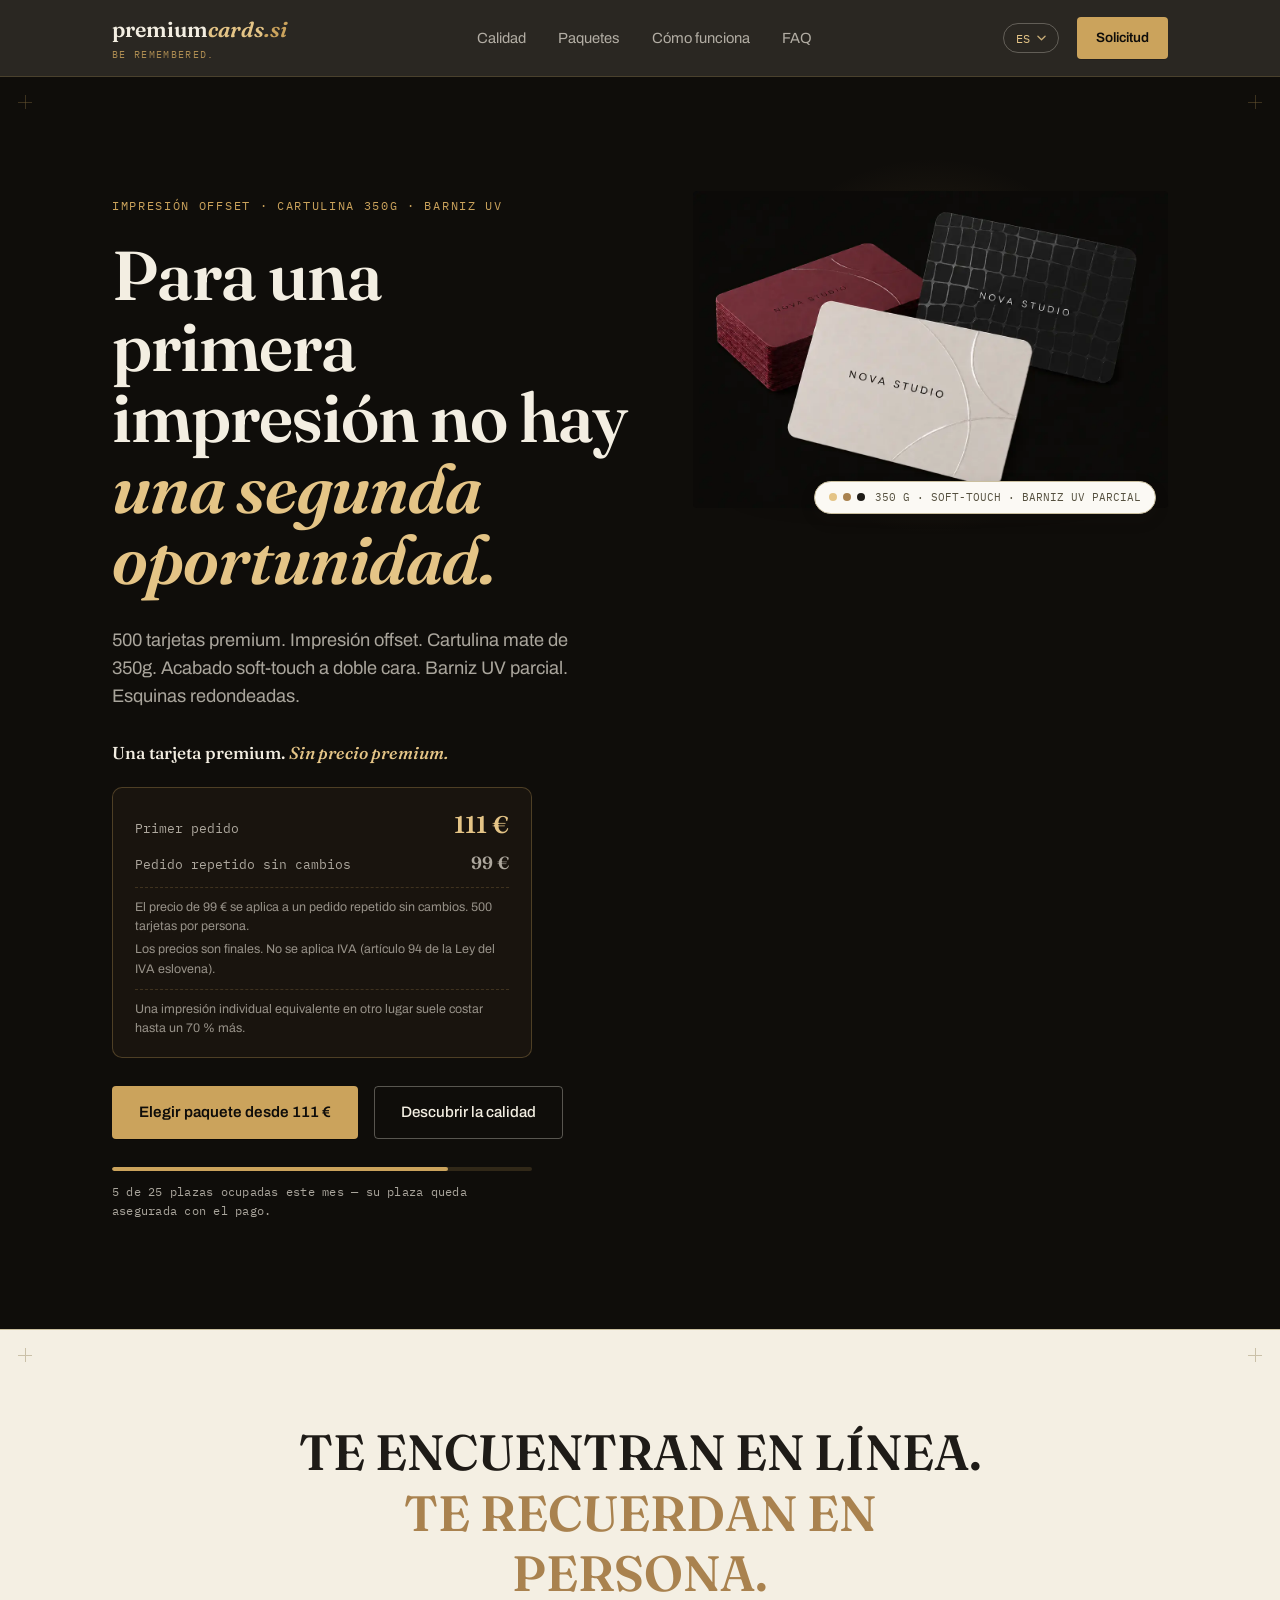
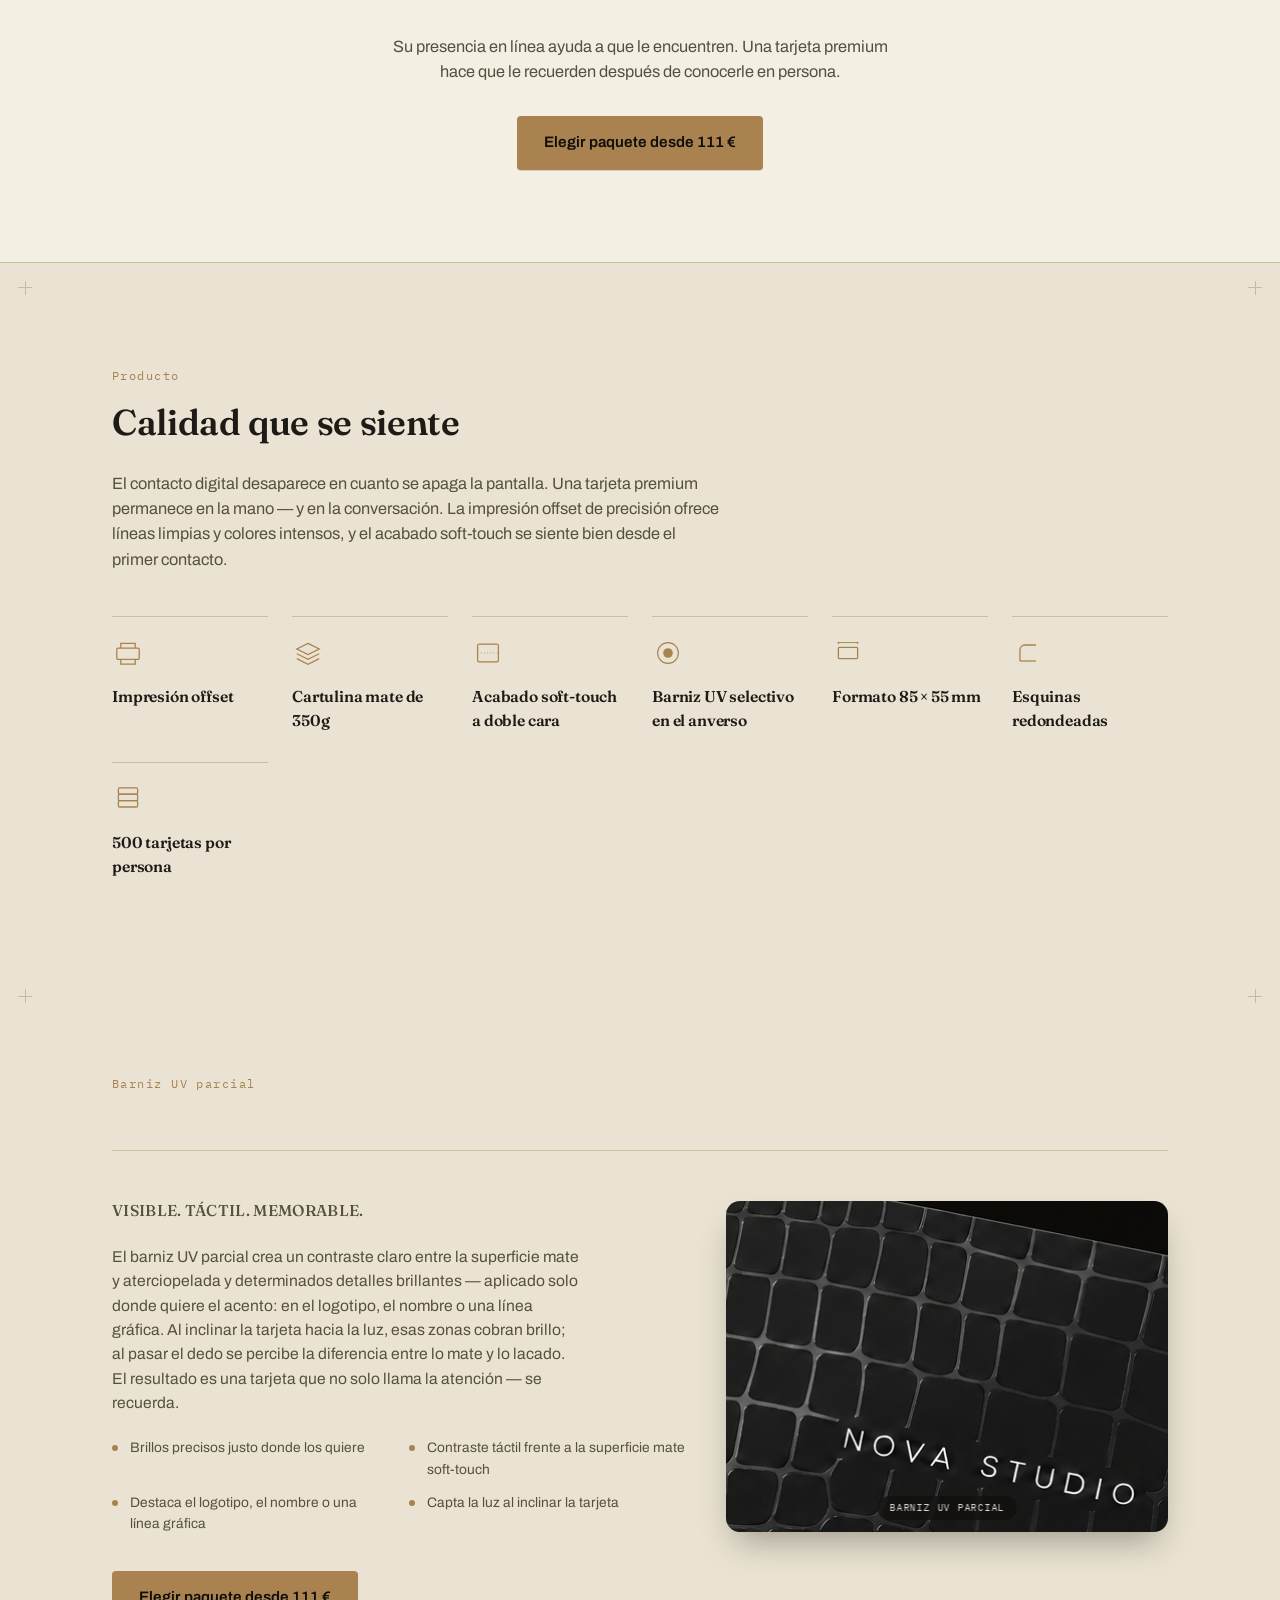
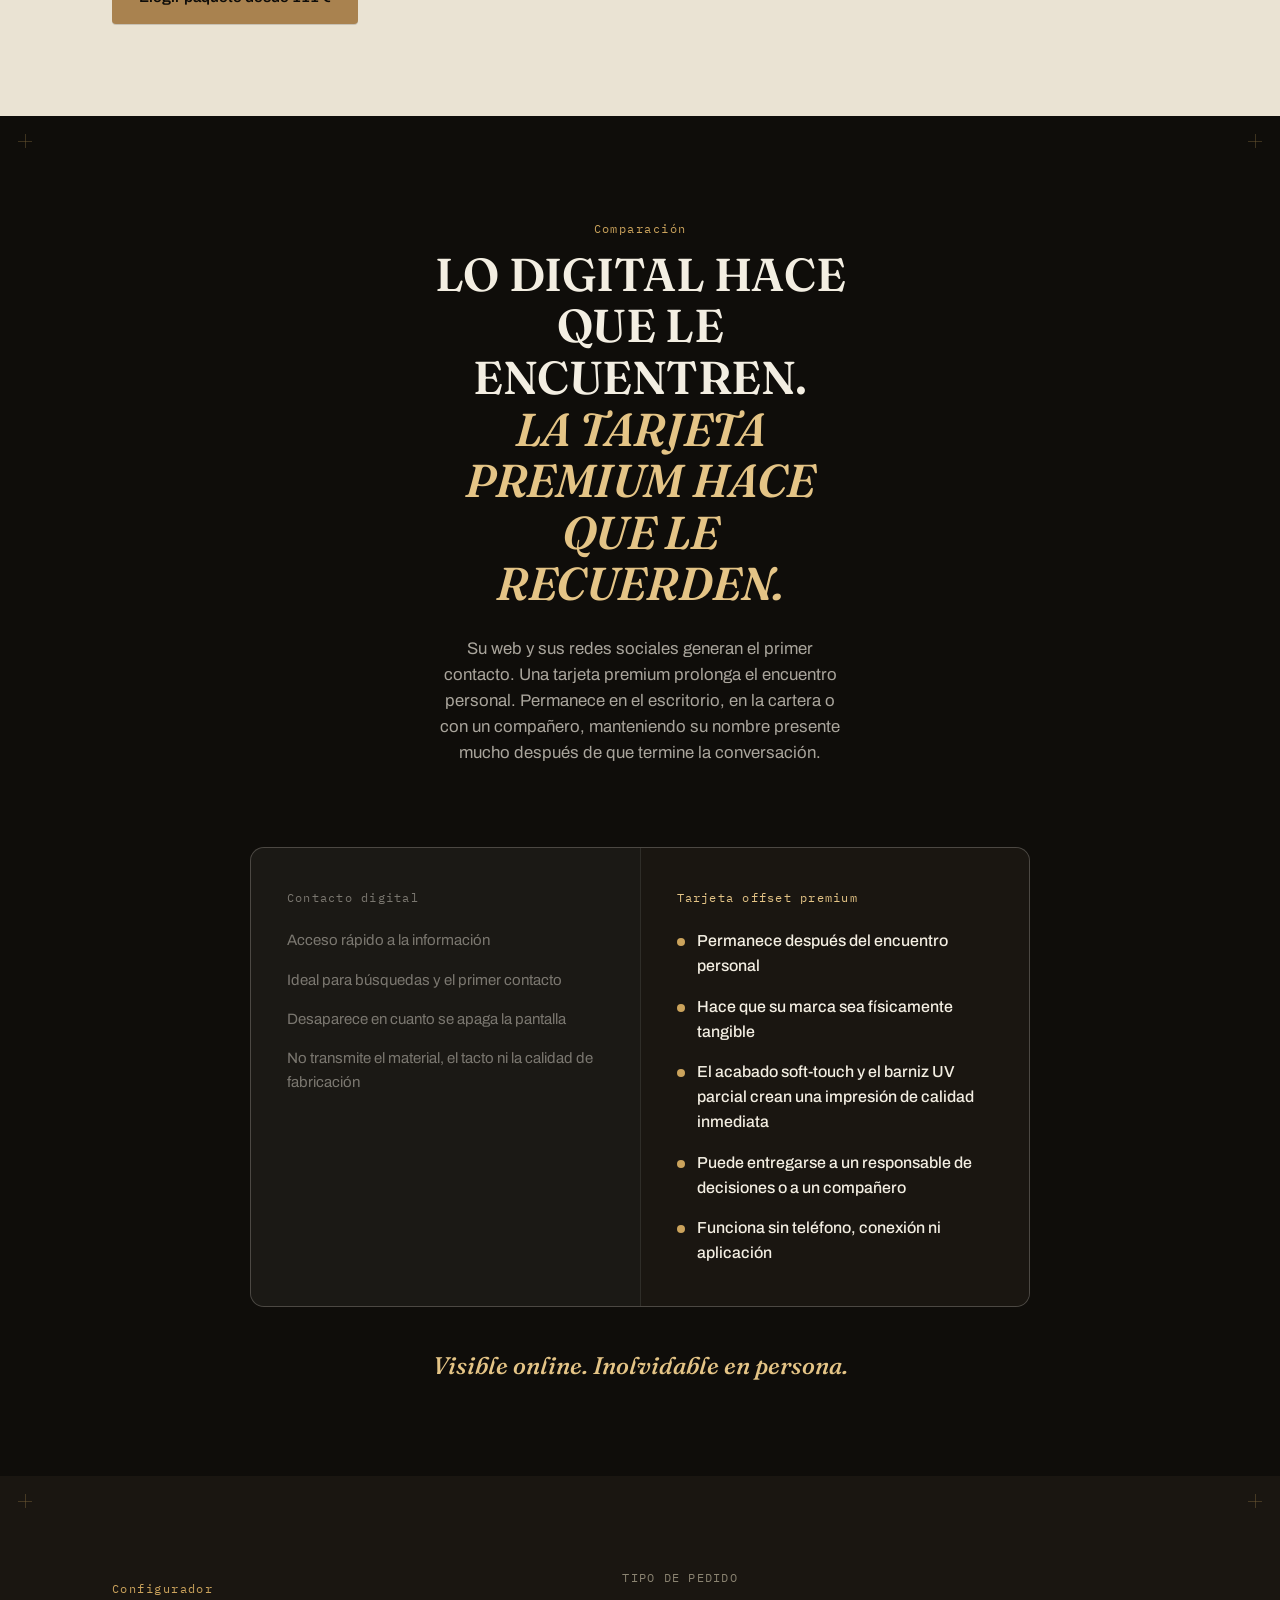
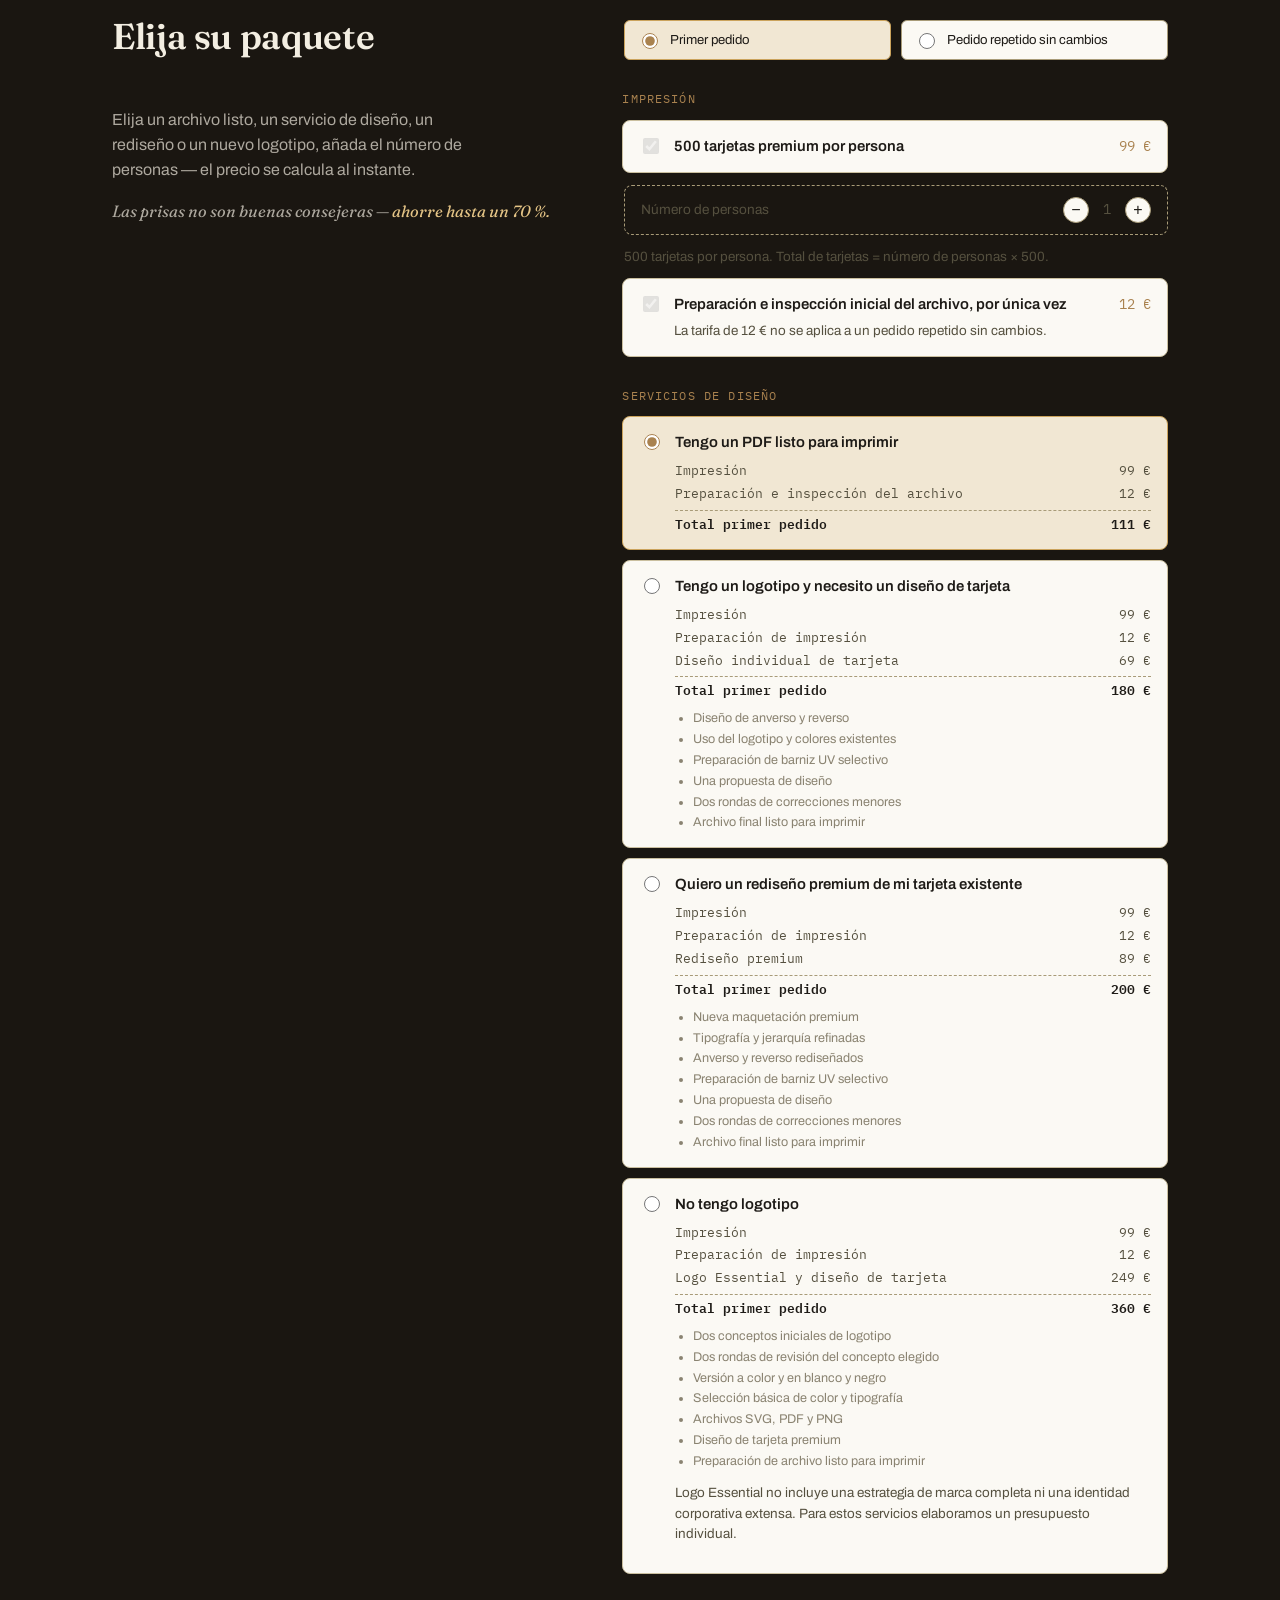
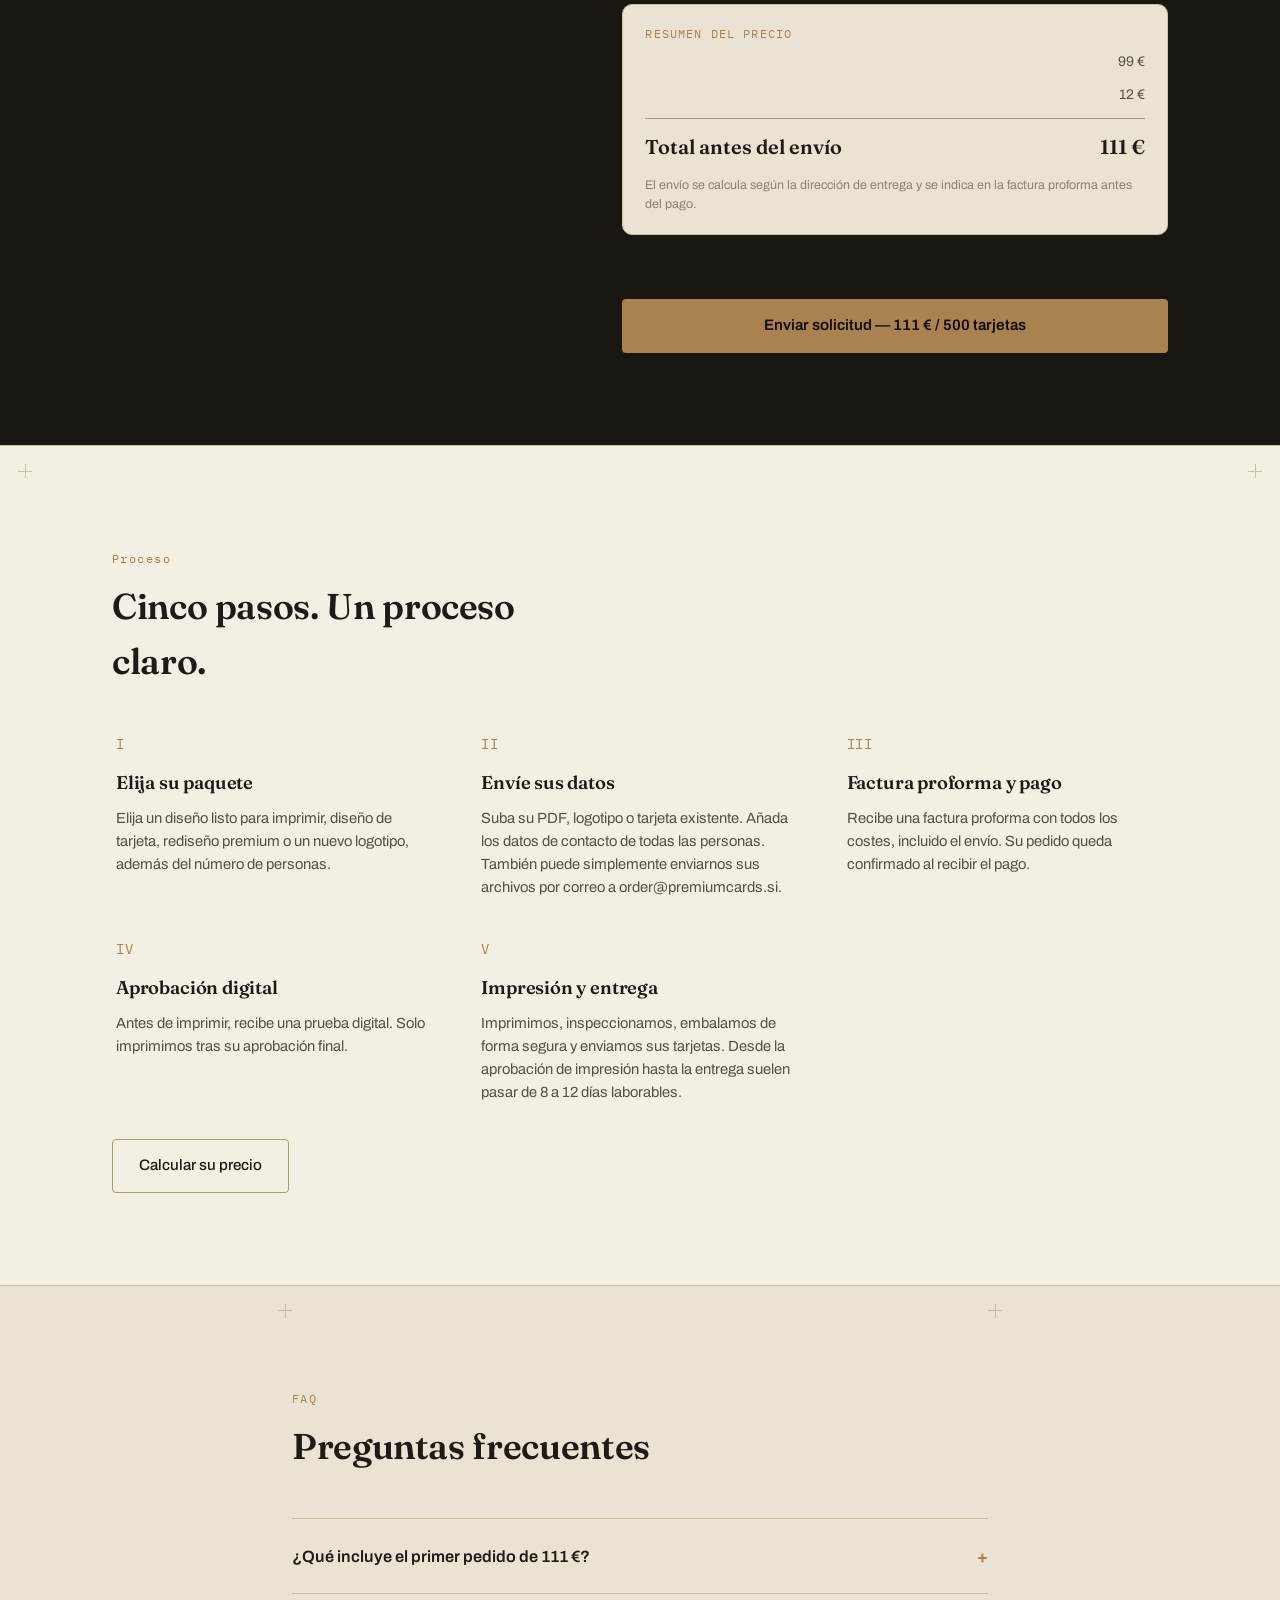
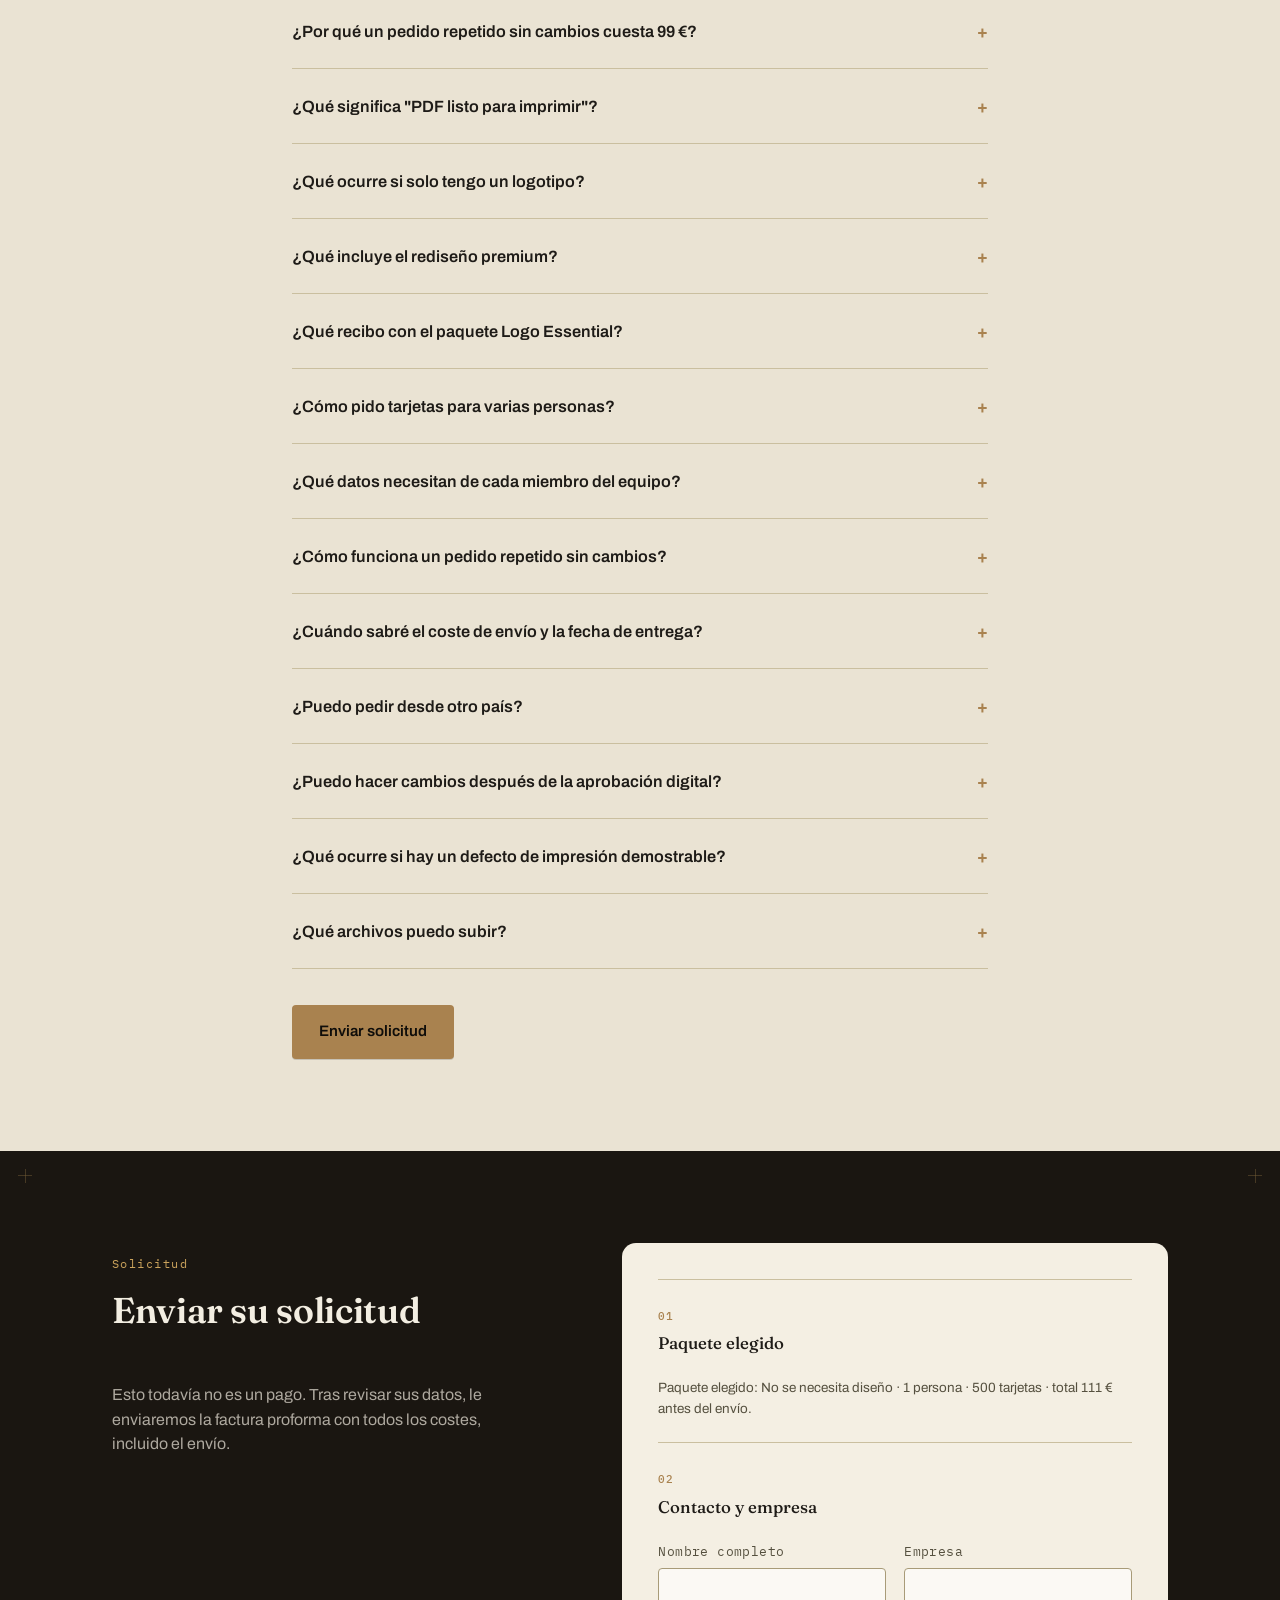
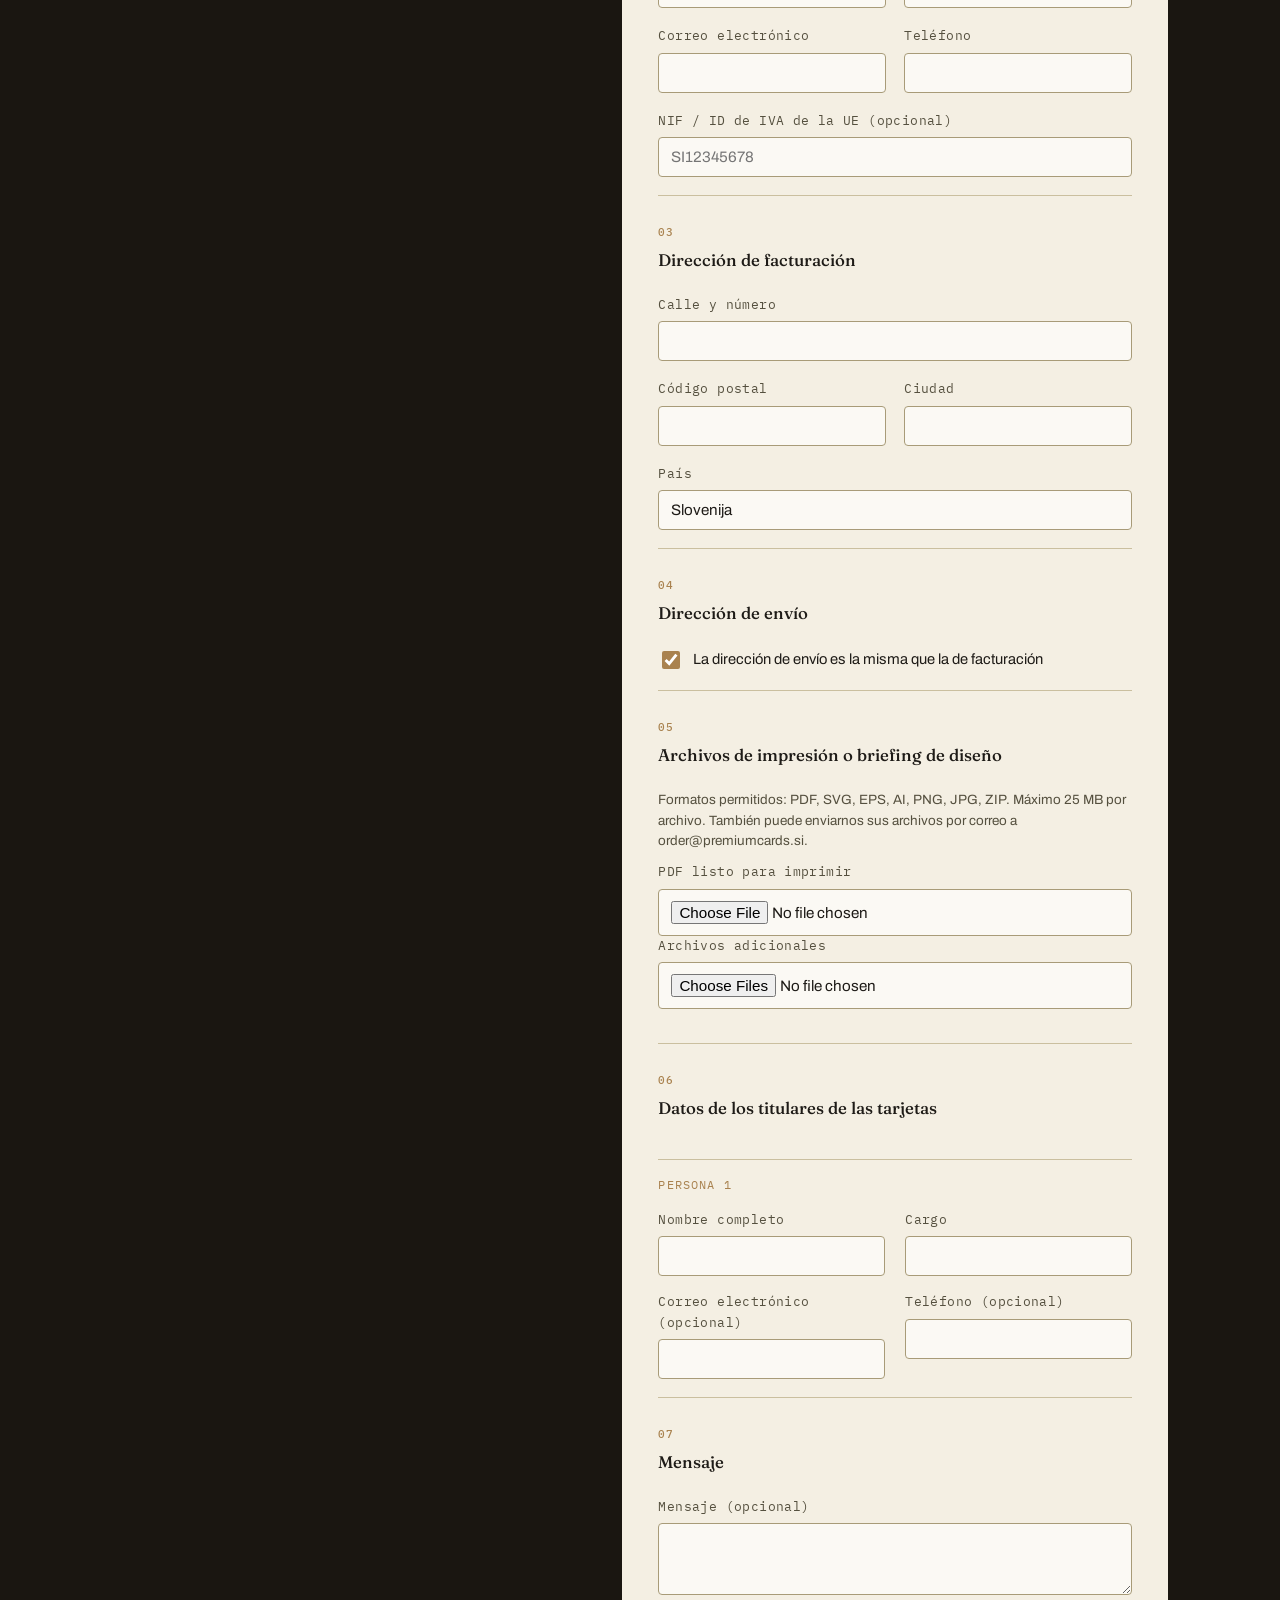
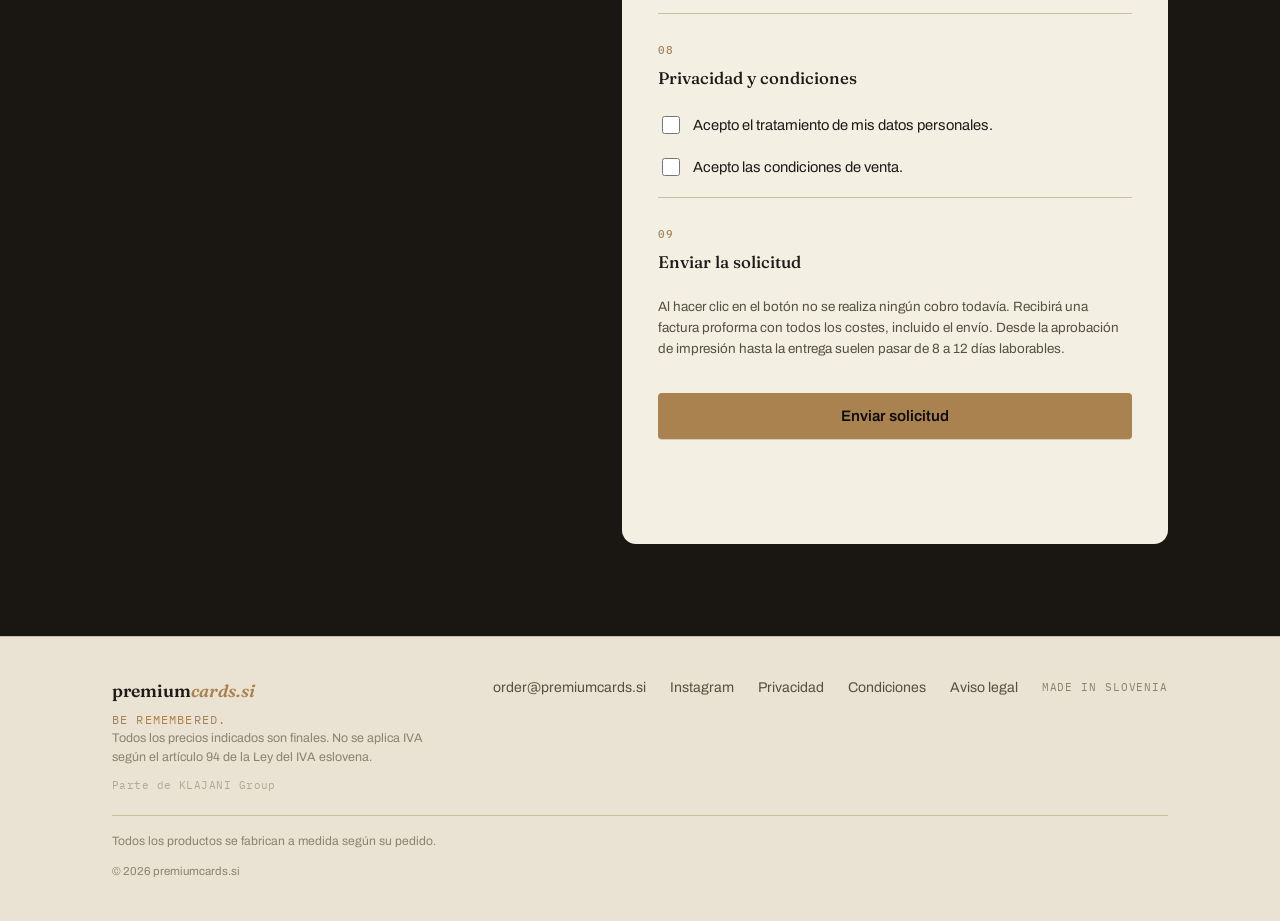
<file: es.html>
<!DOCTYPE html>
<html lang="es" data-lang="es">
<head>
<meta charset="UTF-8">
<meta name="viewport" content="width=device-width, initial-scale=1.0">
<title>Tarjetas premium con barniz UV | 500 unidades | premiumcards.si</title>
<meta name="description" content="Tarjetas premium en impresión offset sobre cartulina mate de 350 g, soft-touch a doble cara, barniz UV parcial y esquinas redondeadas. 500 por 111 €.">
<meta name="robots" content="index, follow, max-image-preview:large">
<link rel="canonical" href="https://premiumcards.si/es.html">
<link rel="alternate" hreflang="sl" href="https://premiumcards.si/">
<link rel="alternate" hreflang="en" href="https://premiumcards.si/en.html">
<link rel="alternate" hreflang="de" href="https://premiumcards.si/de.html">
<link rel="alternate" hreflang="es" href="https://premiumcards.si/es.html">
<link rel="alternate" hreflang="x-default" href="https://premiumcards.si/">
<meta property="og:type" content="website">
<meta property="og:site_name" content="premiumcards.si">
<meta property="og:locale" content="es_ES">
<meta property="og:title" content="Tarjetas premium con barniz UV | premiumcards.si">
<meta property="og:description" content="500 tarjetas premium en impresión offset con soft-touch, barniz UV parcial y esquinas redondeadas. Primer pedido por 111 €.">
<meta property="og:url" content="https://premiumcards.si/es.html">
<meta property="og:image" content="https://premiumcards.si/assets/hero-cards-croco-uv-v3.png">
<meta property="og:image:alt" content="Tarjetas premium con barniz UV parcial">
<meta name="twitter:card" content="summary_large_image">
<meta name="twitter:title" content="Tarjetas premium con barniz UV | premiumcards.si">
<meta name="twitter:description" content="500 tarjetas premium en impresión offset con soft-touch y barniz UV parcial.">
<meta name="twitter:image" content="https://premiumcards.si/assets/hero-cards-croco-uv-v3.png">
<script type="application/ld+json">
{
  "@context": "https://schema.org",
  "@graph": [
    {
      "@type": "Organization",
      "@id": "https://premiumcards.si/#organization",
      "name": "premiumcards.si",
      "url": "https://premiumcards.si/",
      "email": "order@premiumcards.si",
      "sameAs": ["https://www.instagram.com/premiumcards.si"]
    },
    {
      "@type": "WebSite",
      "@id": "https://premiumcards.si/#website",
      "url": "https://premiumcards.si/",
      "name": "premiumcards.si",
      "publisher": {"@id": "https://premiumcards.si/#organization"},
      "inLanguage": "es"
    },
    {
      "@type": "Product",
      "@id": "https://premiumcards.si/#premium-business-cards",
      "name": "Tarjetas premium con barniz UV parcial",
      "description": "500 tarjetas premium en impresión offset sobre cartulina mate de 350 g, con soft-touch a doble cara, barniz UV parcial y esquinas redondeadas.",
      "image": "https://premiumcards.si/assets/hero-cards-croco-uv-v3.png",
      "brand": {"@type": "Brand", "name": "premiumcards.si"},
      "material": "350 g mat karton",
      "offers": {
        "@type": "Offer",
        "url": "https://premiumcards.si/es.html#konfigurator",
        "priceCurrency": "EUR",
        "price": "111.00",
        "availability": "https://schema.org/InStock",
        "itemCondition": "https://schema.org/NewCondition",
        "seller": {"@id": "https://premiumcards.si/#organization"}
      }
    }
  ]
}
</script>
<link rel="preconnect" href="https://fonts.googleapis.com">
<link rel="preconnect" href="https://fonts.gstatic.com" crossorigin>
<link href="https://fonts.googleapis.com/css2?family=Fraunces:ital,opsz,wght@0,9..144,300;0,9..144,400;0,9..144,500;0,9..144,600;0,9..144,700;1,9..144,400;1,9..144,500;1,9..144,600&family=Archivo:wght@400;500;600;700&family=IBM+Plex+Mono:wght@400;500&display=swap" rel="stylesheet">
<style>
/* =========================================================
   premiumcards.si — design tokens
   Direction: printer's proof-sheet aesthetic — cardstock,
   registration marks, single-hue accent ink, letterpress display type.
   ========================================================= */

:root {
  --paper: #EAE3D3;
  --paper-2: #F4EFE3;
  --card-white: #FBF9F4;
  --ink: #1E1B17;
  --ink-soft: #55503f;
  --ink-faint: #8a8371;
  --brass: #A9824F;
  --brass-light: #c7a876;
  --line: #cabf9f;
  --line-strong: #a89b78;

  --void: #0F0D0A;
  --void-2: #1A1611;
  --gold: #CBA35C;
  --gold-bright: #E4C486;
  --on-void: #F3EEE2;
  --on-void-soft: rgba(243,238,226,0.68);

  --font-display: 'Fraunces', serif;
  --font-body: 'Archivo', sans-serif;
  --font-mono: 'IBM Plex Mono', monospace;

  --wrap: 1120px;
  --radius-card: 12px; /* 3mm at this card's 4px/mm scale (340px ≈ 85mm) */
}

* { box-sizing: border-box; }

[hidden] { display: none !important; }

html { scroll-behavior: smooth; }

body {
  margin: 0;
  background: var(--paper);
  color: var(--ink);
  font-family: var(--font-body);
  font-size: 16px;
  line-height: 1.55;
  -webkit-font-smoothing: antialiased;
}

.wrap {
  max-width: var(--wrap);
  margin: 0 auto;
  padding: 0 32px;
}

a { color: inherit; text-decoration: none; }

img, svg { display: block; max-width: 100%; }

h1, h2, h3 {
  font-family: var(--font-display);
  font-weight: 600;
  color: var(--ink);
  margin: 0 0 0.4em;
  letter-spacing: -0.01em;
}

em { font-style: italic; }

/* ---------- language toggle ---------- */
.t-si, .t-en, .t-de, .t-es { display: none; }
html[data-lang="si"] .t-si { display: inline; }
html[data-lang="en"] .t-en { display: inline; }
html[data-lang="de"] .t-de { display: inline; }
html[data-lang="es"] .t-es { display: inline; }

/* ---------- registration marks (signature motif) ---------- */
.reg-corners { position: relative; }
.reg-corners::before,
.reg-corners::after {
  content: "";
  position: absolute;
  top: 18px;
  width: 14px;
  height: 14px;
  background:
    linear-gradient(var(--reg-color, var(--line-strong)), var(--reg-color, var(--line-strong))) center / 100% 1px no-repeat,
    linear-gradient(90deg, var(--reg-color, var(--line-strong)), var(--reg-color, var(--line-strong))) center / 1px 100% no-repeat;
  opacity: 0.55;
}
.reg-corners::before { left: 18px; }
.reg-corners::after  { right: 18px; }

/* ---------- dark / void sections (exclusive punch moments) ---------- */
.section-dark {
  background: var(--void);
  color: var(--on-void-soft);
  --reg-color: rgba(203,163,92,0.45);
}
.section-dark h1, .section-dark h2, .section-dark h3 { color: var(--on-void); }
.section-dark .section-eyebrow, .section-dark .eyebrow { color: var(--gold); }
.section-dark.proof, .section-dark.process { border-color: rgba(203,163,92,0.18); }

/* ---------- header ---------- */
.site-header {
  position: sticky;
  top: 0;
  z-index: 40;
  background: rgba(15, 13, 10, 0.88);
  backdrop-filter: blur(6px);
  border-bottom: 1px solid rgba(203,163,92,0.2);
}

.header-inner {
  display: flex;
  align-items: center;
  justify-content: space-between;
  height: 76px;
}

.wordmark {
  font-family: var(--font-display);
  font-weight: 600;
  font-size: 1.35rem;
  color: var(--on-void);
  white-space: nowrap;
}
.header-brand { display: flex; flex-direction: column; gap: 1px; }
.header-tagline {
  font-family: var(--font-mono);
  font-size: 0.6rem;
  letter-spacing: 0.14em;
  color: var(--gold);
  opacity: 0.8;
}
.wordmark em { color: var(--gold-bright); font-style: italic; }
.wordmark .tld { color: var(--gold); font-style: italic; }
.wordmark.small { font-size: 1.1rem; color: var(--ink); }
.wordmark.small em { color: var(--brass); }
.wordmark.small .tld { color: var(--brass); }

.main-nav {
  display: flex;
  gap: 32px;
  font-size: 0.92rem;
  color: var(--on-void-soft);
}
.main-nav a { transition: color .15s ease; }
.main-nav a:hover { color: var(--gold-bright); }

.header-actions { display: flex; align-items: center; gap: 18px; }

.lang-dropdown { position: relative; }

.lang-dropdown-btn {
  font-family: var(--font-mono);
  font-size: 0.78rem;
  letter-spacing: 0.05em;
  background: none;
  border: 1px solid rgba(243,238,226,0.28);
  border-radius: 20px;
  padding: 6px 12px;
  cursor: pointer;
  color: var(--gold-bright);
  display: flex;
  align-items: center;
  gap: 6px;
  transition: border-color .15s ease;
}
.lang-dropdown-btn:hover { border-color: rgba(203,163,92,0.55); }
.lang-caret { flex-shrink: 0; opacity: 0.85; transition: transform .15s ease; }
.lang-dropdown.is-open .lang-caret { transform: rotate(180deg); }

.lang-dropdown-list {
  position: absolute;
  top: calc(100% + 8px);
  right: 0;
  min-width: 68px;
  background: var(--void-2);
  border: 1px solid rgba(203,163,92,0.28);
  border-radius: 10px;
  padding: 5px;
  margin: 0;
  list-style: none;
  box-shadow: 0 16px 32px rgba(0,0,0,0.4);
  z-index: 60;
}
.lang-dropdown-list[hidden] { display: none; }
.lang-dropdown-list li {
  font-family: var(--font-mono);
  font-size: 0.8rem;
  letter-spacing: 0.04em;
  color: var(--on-void-soft);
  padding: 7px 11px;
  border-radius: 6px;
  cursor: pointer;
  transition: background .12s ease, color .12s ease;
}
.lang-dropdown-list li:hover,
.lang-dropdown-list li:focus-visible,
.lang-dropdown-list li.is-active {
  background: rgba(203,163,92,0.18);
  color: var(--gold-bright);
  outline: none;
}

/* ---------- buttons ---------- */
.btn {
  display: inline-flex;
  align-items: center;
  justify-content: center;
  gap: 8px;
  font-family: var(--font-body);
  font-weight: 600;
  font-size: 0.95rem;
  padding: 14px 26px;
  border-radius: 4px;
  cursor: pointer;
  border: 1px solid transparent;
  transition: transform .15s ease, background .15s ease, box-shadow .15s ease;
}
.btn:active { transform: translateY(1px); }

.btn-primary {
  background: var(--brass);
  color: var(--void);
  box-shadow: 0 1px 0 rgba(0,0,0,0.15);
}
.btn-primary:hover { background: var(--brass-light); }

.site-header .btn-primary {
  background: var(--gold);
  color: var(--void);
}
.site-header .btn-primary:hover { background: var(--gold-bright); }

.btn-ghost {
  background: transparent;
  color: var(--ink);
  border-color: var(--line-strong);
  font-weight: 500;
}
.btn-ghost:hover { border-color: var(--ink); }

.btn-sm { padding: 9px 18px; font-size: 0.85rem; }
.btn-wide { width: 100%; }

.section-dark .btn-primary {
  background: var(--gold);
  color: var(--void);
  box-shadow: 0 1px 0 rgba(0,0,0,0.4);
}
.section-dark .btn-primary:hover { background: var(--gold-bright); }
.section-dark .btn-ghost {
  color: var(--on-void);
  border-color: rgba(243,238,226,0.32);
}
.section-dark .btn-ghost:hover { border-color: var(--gold); color: var(--gold-bright); }

/* ---------- hero ---------- */
.hero { padding: 108px 0 96px; overflow: hidden; }

.hero-inner {
  display: grid;
  grid-template-columns: 1.05fr 0.95fr;
  gap: 56px;
  align-items: start;
}
.hero-visual { padding-top: 6px; }
.hero-copy, .hero-visual { min-width: 0; }

.eyebrow {
  font-family: var(--font-mono);
  font-size: 0.75rem;
  letter-spacing: 0.14em;
  color: var(--gold);
  margin-bottom: 24px;
}

.hero h1 {
  font-size: clamp(2.8rem, 5.4vw, 4.6rem);
  line-height: 1.03;
  letter-spacing: -0.015em;
  margin-bottom: 30px;
}
.hero h1 em { color: var(--gold-bright); font-style: italic; }

.hero-sub {
  font-size: 1.14rem;
  color: var(--on-void-soft);
  max-width: 46ch;
  margin-bottom: 36px;
}

.hero-ctas { display: flex; gap: 16px; flex-wrap: wrap; margin-bottom: 32px; }

/* --- hero card mockup --- */
.hero-visual { position: relative; display: flex; justify-content: center; }
.hero-visual::before {
  content: "";
  position: absolute;
  width: 380px;
  height: 380px;
  background: radial-gradient(circle, rgba(203,163,92,0.18) 0%, transparent 70%);
  top: 50%;
  left: 50%;
  transform: translate(-50%, -50%);
  pointer-events: none;
}

.hero-price-block {
  border: 1px solid rgba(203,163,92,0.3);
  border-radius: 10px;
  padding: 18px 22px;
  margin-bottom: 28px;
  max-width: 420px;
  background: rgba(203,163,92,0.05);
}
.hero-value-line {
  font-family: var(--font-display);
  font-weight: 500;
  font-size: 1.08rem;
  color: var(--on-void);
  margin: -6px 0 20px;
}
.hero-value-line em { color: var(--gold-bright); font-style: italic; }
.hero-savings-note { color: var(--gold); opacity: 0.95; }
.hero-slots {
  max-width: 420px;
  margin-top: -4px;
}
.hero-slots-bar {
  height: 4px;
  border-radius: 2px;
  background: rgba(203,163,92,0.18);
  overflow: hidden;
  margin-bottom: 8px;
}
.hero-slots-bar span {
  display: block;
  height: 100%;
  background: var(--gold);
  border-radius: 2px;
}
.hero-slots-text {
  font-family: var(--font-mono);
  font-size: 0.76rem;
  color: var(--on-void-soft);
  letter-spacing: 0.02em;
}
.hero-price-row { display: flex; justify-content: space-between; align-items: baseline; gap: 12px; }
.hero-price-row + .hero-price-row { margin-top: 6px; }
.hero-price-row .hero-price-label { font-family: var(--font-mono); font-size: 0.82rem; color: var(--on-void-soft); }
.hero-price-row .hero-price-value { font-family: var(--font-display); font-weight: 600; font-size: 1.5rem; color: var(--gold-bright); }
.hero-price-row-sub .hero-price-value { font-size: 1.1rem; color: var(--on-void-soft); }
.hero-price-note { font-size: 0.78rem; color: var(--on-void-soft); opacity: 0.85; margin: 10px 0 0; padding-top: 10px; border-top: 1px dashed rgba(203,163,92,0.25); }

/* ---------- hero product photo ---------- */
.hero-product-shot {
  position: relative;
  width: min(610px, 52vw);
  margin: 0;
  isolation: isolate;
}
.hero-product-shot::before {
  content: "";
  position: absolute;
  inset: 10% 5% 5%;
  z-index: -1;
  background: radial-gradient(circle, rgba(228,196,134,0.18), transparent 68%);
  filter: blur(20px);
}
.hero-shot-frame {
  position: relative;
  overflow: hidden;
  border-radius: 4px;
  display: block;
}
.hero-product-shot img {
  width: 100%;
  height: auto;
  display: block;
  filter:
    drop-shadow(0 2px 3px rgba(0,0,0,0.35))
    drop-shadow(0 18px 28px rgba(0,0,0,0.32))
    drop-shadow(0 44px 60px rgba(0,0,0,0.24));
}
/* infrequent light sweep across the photo. Uses mix-blend-mode:screen
   so the highlight interacts with the photo's own brightness — areas
   that are already reflective (the coated lines/logo) light up much
   more than the deep matte cardstock around them, keeping the "partial"
   coating honest instead of making the whole card look glossy.
   Contained within .hero-shot-frame so it never spills past the
   photo's own edges. */
.hero-shot-sheen {
  position: absolute;
  top: -20%;
  left: -60%;
  width: 42%;
  height: 140%;
  background: linear-gradient(100deg,
    transparent 0%,
    rgba(255,255,255,0.25) 35%,
    rgba(255,250,235,0.95) 50%,
    rgba(255,255,255,0.25) 65%,
    transparent 100%);
  mix-blend-mode: overlay;
  transform: rotate(12deg);
  pointer-events: none;
  animation: hero-sheen-pass 3.4s ease-in-out infinite;
}
@keyframes hero-sheen-pass {
  0% { left: -60%; }
  62% { left: 130%; }
  100% { left: 130%; }
}
.hero-product-shot::after {
  content: "";
  position: absolute;
  left: 8%;
  right: 8%;
  bottom: -4%;
  height: 14%;
  z-index: -1;
  background: radial-gradient(ellipse, rgba(0,0,0,0.42) 0%, transparent 72%);
  filter: blur(6px);
}

.spec-tag {
  position: absolute;
  bottom: -6px;
  right: 12px;
  background: var(--card-white);
  border: 1px solid var(--line);
  border-radius: 20px;
  padding: 7px 14px;
  display: flex;
  align-items: center;
  gap: 6px;
  box-shadow: 0 6px 16px rgba(30,27,23,0.12);
}
.dot { width: 8px; height: 8px; border-radius: 50%; }
.dot-forest { background: var(--gold-bright); }
.dot-brass { background: var(--brass); }
.dot-ink { background: var(--ink); }
.spec-label {
  font-family: var(--font-mono);
  font-size: 0.68rem;
  color: var(--ink-soft);
  margin-left: 4px;
}

/* ---------- brand message (Be Found Online. Be Remembered in Person.) ---------- */
.brand-message { text-align: center; background: var(--paper-2); border-top: 1px solid var(--line); border-bottom: 1px solid var(--line); }
.brand-message .wrap { max-width: 780px; }
.brand-message-lines {
  font-family: var(--font-display);
  font-weight: 600;
  font-size: clamp(1.8rem, 4.2vw, 3.1rem);
  line-height: 1.22;
  color: var(--ink);
  margin: 0 0 30px;
}
.brand-message-lines .line-2 { display: block; color: var(--brass); }
.brand-message-sub {
  max-width: 56ch;
  margin: 0 auto 32px;
  color: var(--ink-soft);
  font-size: 1.02rem;
}

/* ---------- social proof (kept minimal; the proof section itself was
   removed in favour of the hero's three-card fan + brand message) ---------- */

/* ---------- offline manifesto ---------- */
.manifesto { text-align: center; }
.manifesto-inner { display: flex; flex-direction: column; align-items: center; }
.manifesto-head { max-width: 46ch; margin-bottom: 64px; }
.manifesto-h {
  font-size: clamp(2.1rem, 3.6vw, 3.1rem);
  line-height: 1.12;
  margin-bottom: 26px;
  max-width: none;
}
.manifesto-h em { color: var(--gold-bright); font-style: italic; }
.manifesto-sub { color: var(--on-void-soft); font-size: 1.05rem; }
.manifesto-close {
  margin: 40px 0 0;
  font-family: var(--font-display);
  font-style: italic;
  font-weight: 500;
  font-size: clamp(1.15rem, 2vw, 1.5rem);
  color: var(--gold-bright);
  text-align: center;
}

.compare {
  display: grid;
  grid-template-columns: 1fr 1fr;
  gap: 1px;
  background: rgba(243,238,226,0.14);
  border: 1px solid rgba(243,238,226,0.14);
  border-radius: 14px;
  overflow: hidden;
  max-width: 780px;
  width: 100%;
}
.compare-col { background: var(--void); padding: 40px 36px; text-align: left; }
.compare-col ul { list-style: none; margin: 0; padding: 0; display: flex; flex-direction: column; gap: 16px; }

.compare-label {
  display: block;
  font-family: var(--font-mono);
  font-size: 0.78rem;
  letter-spacing: 0.1em;
  margin-bottom: 22px;
}
.compare-digital { opacity: 0.62; }
.compare-digital .compare-label { color: var(--on-void-soft); }
.compare-digital li { font-size: 0.94rem; color: var(--on-void-soft); }

.compare-offline { background: var(--void-2); }
.compare-offline .compare-label { color: var(--gold-bright); }
.compare-offline li {
  font-size: 1rem;
  color: var(--on-void);
  font-weight: 500;
  padding-left: 20px;
  position: relative;
}
.compare-offline li::before {
  content: "";
  position: absolute;
  left: 0;
  top: 0.55em;
  width: 8px;
  height: 8px;
  border-radius: 50%;
  background: var(--gold);
}

/* ---------- generic section heading ---------- */
section { padding: 92px 0; }

.section-eyebrow {
  font-family: var(--font-mono);
  font-size: 0.75rem;
  letter-spacing: 0.12em;
  color: var(--brass);
  margin-bottom: 10px;
}

section h2 {
  font-size: clamp(1.8rem, 2.8vw, 2.5rem);
  margin-bottom: 44px;
  max-width: 18ch;
}

/* ---------- product features ---------- */
.feature-grid {
  display: grid;
  grid-template-columns: repeat(auto-fit, minmax(150px, 1fr));
  gap: 28px 24px;
}
.feature-grid > * { min-width: 0; }
.feature { border-top: 1px solid var(--line); padding-top: 20px; }
.feature-icon { width: 32px; height: 32px; color: var(--brass); margin-bottom: 16px; }
.feature h3 { font-size: 0.98rem; margin-bottom: 0; }
.feature p { font-size: 0.88rem; color: var(--ink-soft); margin: 0; }

/* ---------- UV-lacquer highlight (within the product/quality section) ---------- */
.uv-highlight {
  margin-top: 56px;
  padding-top: 48px;
  border-top: 1px solid var(--line);
  display: grid;
  grid-template-columns: 1.3fr 1fr;
  gap: 40px;
  align-items: center;
}
.uv-highlight > * { min-width: 0; }
.uv-highlight-h {
  font-family: var(--font-display);
  font-weight: 500;
  font-size: clamp(1.1rem, 1.6vw, 1.35rem);
  letter-spacing: 0.02em;
  color: var(--ink);
  margin: 0 0 14px;
}
.uv-highlight-copy p {
  color: var(--ink-soft);
  font-size: 0.98rem;
  max-width: 52ch;
  margin: 0 0 22px;
}
.uv-perks {
  list-style: none;
  margin: 0;
  padding: 0;
  display: grid;
  grid-template-columns: repeat(2, 1fr);
  gap: 12px 20px;
}
.uv-perks > li { min-width: 0; }
.uv-perks li {
  font-size: 0.86rem;
  color: var(--ink-soft);
  padding-left: 18px;
  position: relative;
}
.uv-perks li::before {
  content: "";
  position: absolute;
  left: 0;
  top: 0.55em;
  width: 6px;
  height: 6px;
  border-radius: 50%;
  background: var(--brass);
}

/* small swatch: dark matte panel with a gloss-catching mark, reusing the
   same background-clip:text sheen technique used on the hero cards, to
   show the matte/glossy contrast without needing a product photo */
.uv-swatch {
  position: relative;
  aspect-ratio: 4 / 3;
  min-height: 180px;
  border-radius: 14px;
  box-shadow: 0 18px 34px -10px rgba(15,13,10,0.35);
  overflow: hidden;
}
.uv-swatch-photo {
  width: 100%;
  height: 100%;
  object-fit: cover;
  display: block;
}
/* a soft diagonal light sweep across the whole swatch, illustrating
   how the UV coating catches light — same technique as the hero
   photo's sheen, kept infrequent and low-opacity so it reads as a
   passing reflection rather than a constant glossy overlay */
.uv-swatch-sheen {
  position: absolute;
  top: -25%;
  left: -70%;
  width: 50%;
  height: 150%;
  background: linear-gradient(100deg,
    transparent 0%,
    rgba(255,255,255,0.3) 38%,
    rgba(255,250,235,1) 50%,
    rgba(255,255,255,0.3) 62%,
    transparent 100%);
  mix-blend-mode: overlay;
  transform: rotate(12deg);
  pointer-events: none;
  animation: hero-sheen-pass 3.2s ease-in-out infinite;
  animation-delay: 0.8s;
}
.uv-swatch-caption {
  position: absolute;
  bottom: 12px;
  left: 50%;
  transform: translateX(-50%);
  text-align: center;
  font-family: var(--font-mono);
  font-size: 0.6rem;
  letter-spacing: 0.08em;
  color: rgba(251,249,244,0.85);
  background: rgba(15,13,10,0.55);
  padding: 5px 12px;
  border-radius: 20px;
  backdrop-filter: blur(2px);
  white-space: nowrap;
}
@media (max-width: 900px) {
  .uv-highlight { grid-template-columns: 1fr; }
  .uv-highlight-visual { order: -1; max-width: 340px; margin: 0 auto; }
}
@media (max-width: 560px) {
  .uv-perks { grid-template-columns: 1fr; }
}

/* ---------- process ---------- */
.process { background: var(--paper-2); border-top: 1px solid var(--line); border-bottom: 1px solid var(--line); }

.steps {
  list-style: none;
  margin: 0; padding: 0;
  display: grid;
  grid-template-columns: repeat(3, 1fr);
  gap: 40px;
  position: relative;
}
.steps > li { min-width: 0; }
.steps li { position: relative; padding-left: 4px; }
.step-num {
  display: block;
  font-family: var(--font-mono);
  font-size: 0.85rem;
  color: var(--brass);
  margin-bottom: 14px;
  letter-spacing: 0.06em;
}
.steps h3 { font-size: 1.15rem; margin-bottom: 10px; }
.steps p { font-size: 0.92rem; color: var(--ink-soft); margin: 0; }

/* ---------- FAQ accordion ---------- */
.faq { max-width: 760px; margin: 0 auto; }
.accordion { border-top: 1px solid var(--line); }
.acc-item { border-bottom: 1px solid var(--line); }
.acc-trigger {
  width: 100%;
  background: none;
  border: none;
  text-align: left;
  padding: 22px 0;
  font-family: var(--font-body);
  font-size: 1.02rem;
  font-weight: 600;
  color: var(--ink);
  display: flex;
  justify-content: space-between;
  align-items: center;
  cursor: pointer;
  gap: 16px;
}
.acc-icon {
  font-family: var(--font-mono);
  color: var(--brass);
  font-size: 1.1rem;
  flex-shrink: 0;
  transition: transform .2s ease;
}
.acc-item.is-open .acc-icon { transform: rotate(45deg); }

.acc-panel {
  max-height: 0;
  overflow: hidden;
  transition: max-height .25s ease;
}
.acc-panel p { margin: 0 0 22px; color: var(--ink-soft); font-size: 0.95rem; max-width: 60ch; }
.acc-item.is-open .acc-panel { max-height: 220px; }

/* ---------- final CTA / form ---------- */
.final-cta { background: var(--void-2); color: var(--on-void); --reg-color: rgba(203,163,92,0.45); }
.final-cta .section-eyebrow { color: var(--gold); }
.final-cta h2 { color: var(--on-void); max-width: 16ch; }
.final-cta-copy p:not(.section-eyebrow) { color: var(--on-void-soft); max-width: 42ch; }
.config-slogan {
  font-family: var(--font-display);
  font-style: italic;
  font-size: 1.02rem;
  margin-top: 14px;
}
.config-slogan em { color: var(--gold-bright); font-style: italic; }

.final-cta-inner {
  display: grid;
  grid-template-columns: 0.9fr 1.1fr;
  gap: 64px;
  align-items: start;
}
.final-cta-inner > * { min-width: 0; }

.order-form {
  background: var(--paper-2);
  border-radius: 14px;
  padding: 36px;
  display: grid;
  grid-template-columns: 1fr 1fr;
  gap: 18px;
  color: var(--ink);
}
.order-form > * { min-width: 0; }
.person-fields > * { min-width: 0; }
.order-form label {
  display: flex;
  flex-direction: column;
  gap: 6px;
  font-size: 0.82rem;
  font-family: var(--font-mono);
  letter-spacing: 0.03em;
  color: var(--ink-soft);
}
.order-form .full { grid-column: 1 / -1; }
.order-form input, .order-form textarea {
  font-family: var(--font-body);
  font-size: 0.95rem;
  padding: 11px 12px;
  border: 1px solid var(--line-strong);
  border-radius: 4px;
  background: var(--card-white);
  color: var(--ink);
  resize: vertical;
}
.order-form input:focus, .order-form textarea:focus {
  outline: 2px solid var(--brass);
  outline-offset: 1px;
}
.order-form input.is-invalid, .order-form textarea.is-invalid, .order-form input[type="file"].is-invalid {
  border-color: #B3432E;
  outline: 2px solid rgba(179,67,46,0.35);
}
.field-error {
  display: none;
  font-family: var(--font-body);
  font-size: 0.8rem;
  color: #B3432E;
  letter-spacing: normal;
}
.field-error:not(:empty) { display: block; }
.order-form .btn { grid-column: 1 / -1; margin-top: 4px; }
.form-note {
  grid-column: 1 / -1;
  font-size: 0.85rem;
  color: var(--brass);
  margin: 0;
  min-height: 1.2em;
}

.checkbox-row {
  flex-direction: row !important;
  align-items: center;
  gap: 10px !important;
  font-family: var(--font-body) !important;
  font-size: 0.92rem !important;
  color: var(--ink) !important;
  letter-spacing: normal !important;
  cursor: pointer;
}
.checkbox-row input[type="checkbox"] {
  width: 18px;
  height: 18px;
  accent-color: var(--brass);
  flex-shrink: 0;
  cursor: pointer;
}

.radio-pill {
  flex: 1;
  display: flex;
  align-items: center;
  gap: 9px;
  border: 1px solid var(--line-strong);
  border-radius: 6px;
  padding: 12px 14px;
  font-family: var(--font-body) !important;
  font-size: 0.88rem !important;
  color: var(--ink) !important;
  letter-spacing: normal !important;
  cursor: pointer;
  background: var(--card-white);
  transition: border-color .15s ease, background .15s ease;
}
.radio-pill input[type="radio"] { width: 16px; height: 16px; accent-color: var(--brass); flex-shrink: 0; cursor: pointer; }
.radio-pill.is-active { border-color: var(--brass); background: rgba(169,130,79,0.08); }

/* ---------- product configurator ---------- */
.config { display: flex; flex-direction: column; gap: 30px; }
.config-title {
  font-family: var(--font-mono);
  font-size: 0.78rem;
  letter-spacing: 0.1em;
  text-transform: uppercase;
  color: var(--ink-faint);
  margin: 0;
}
.config-group { display: flex; flex-direction: column; gap: 10px; }
.config-group-label {
  font-family: var(--font-mono);
  font-size: 0.72rem;
  letter-spacing: 0.1em;
  text-transform: uppercase;
  color: var(--brass);
  margin: 0 0 2px;
}
.form-group-h {
  font-family: var(--font-display);
  font-weight: 500;
  font-size: 1.05rem;
  color: var(--ink);
  margin: 0 0 4px;
  padding-top: 28px;
  border-top: 1px solid var(--line);
}
.form-group-h:first-child { padding-top: 0; border-top: none; }
.form-group-h .form-group-step {
  font-family: var(--font-mono);
  font-size: 0.68rem;
  letter-spacing: 0.08em;
  color: var(--brass);
  display: block;
  margin-bottom: 6px;
}
.config-item {
  display: flex;
  align-items: flex-start;
  gap: 12px;
  border: 1px solid var(--line);
  border-radius: 8px;
  padding: 14px 16px;
  cursor: pointer;
  background: var(--card-white);
  transition: border-color .15s ease, background .15s ease;
}
.config-item input { margin-top: 3px; accent-color: var(--brass); width: 16px; height: 16px; flex-shrink: 0; cursor: pointer; }
.config-item input:disabled { opacity: 0.6; cursor: default; }
.config-item.is-checked { border-color: var(--brass); background: rgba(169,130,79,0.07); }
.section-dark .radio-pill.is-active,
.section-dark .config-item.is-checked,
.final-cta .radio-pill.is-active,
.final-cta .config-item.is-checked {
  background: #F1E7D3;
  border-color: var(--gold);
}
.config-item-body { display: flex; flex-direction: column; gap: 5px; flex: 1; min-width: 0; }
.config-item-head { display: flex; justify-content: space-between; align-items: baseline; gap: 12px; }
.config-item-name { font-family: var(--font-body); font-weight: 600; font-size: 0.93rem; color: var(--ink); }
.config-item-price { font-family: var(--font-mono); font-size: 0.86rem; color: var(--brass); white-space: nowrap; flex-shrink: 0; }
.config-item-desc { font-size: 0.84rem; color: var(--ink-soft); }
.config-included {
  list-style: disc;
  margin: 2px 0 0;
  padding-left: 18px;
  font-size: 0.79rem;
  color: var(--ink-faint);
  line-height: 1.65;
}
.config-included li { margin: 0; }

.config-breakdown {
  list-style: none;
  margin: 2px 0 0;
  padding: 0;
  display: flex;
  flex-direction: column;
  gap: 3px;
}
.config-breakdown li {
  display: flex;
  justify-content: space-between;
  gap: 12px;
  font-family: var(--font-mono);
  font-size: 0.8rem;
  color: var(--ink-soft);
}
.config-breakdown-total {
  border-top: 1px dashed var(--line-strong);
  margin-top: 3px;
  padding-top: 4px;
  font-weight: 600;
  color: var(--ink) !important;
}

.config-suboptions { display: flex; gap: 10px; margin: 2px 0 0 2px; }
.config-suboptions .radio-pill { padding: 9px 12px; font-size: 0.82rem !important; }

.config-qty {
  display: flex;
  align-items: center;
  justify-content: space-between;
  border: 1px dashed var(--line-strong);
  border-radius: 8px;
  padding: 11px 16px;
  margin: 2px 0 0 2px;
  font-size: 0.85rem;
  color: var(--ink-soft);
}
.qty-stepper { display: flex; align-items: center; gap: 10px; }
.qty-btn {
  width: 26px; height: 26px;
  border-radius: 50%;
  border: 1px solid var(--line-strong);
  background: var(--card-white);
  font-size: 1rem;
  line-height: 1;
  cursor: pointer;
  color: var(--ink);
}
.qty-btn:hover { border-color: var(--brass); color: var(--brass); }
.qty-value { font-family: var(--font-mono); min-width: 16px; text-align: center; }

.order-summary {
  background: var(--paper);
  border: 1px solid var(--line);
  border-radius: 10px;
  padding: 20px 22px;
}
.order-summary-rows { display: flex; flex-direction: column; }
.order-summary-row {
  display: flex;
  justify-content: space-between;
  gap: 12px;
  font-size: 0.87rem;
  color: var(--ink-soft);
  padding: 6px 0;
}
.order-summary-total {
  border-top: 1px solid var(--line-strong);
  margin-top: 6px;
  padding-top: 12px;
  font-family: var(--font-display);
  font-weight: 600;
  font-size: 1.25rem;
  color: var(--ink);
}
.order-summary-shipping {
  font-size: 0.78rem;
  color: var(--ink-faint);
  margin: 8px 0 0;
}

/* ---------- footer ---------- */
.site-footer { border-top: 1px solid var(--line); padding: 40px 0; }
.footer-inner { display: flex; justify-content: space-between; align-items: flex-start; flex-wrap: wrap; gap: 24px; }
.footer-tagline {
  display: block;
  font-family: var(--font-mono);
  font-size: 0.72rem;
  letter-spacing: 0.1em;
  color: var(--brass);
  margin-top: 6px;
}
.footer-credit {
  font-family: var(--font-mono);
  font-size: 0.7rem;
  letter-spacing: 0.04em;
  color: var(--ink-faint);
  opacity: 0.6;
  margin: 10px 0 0;
}
.footer-credit a { color: inherit; text-decoration: none; }
.footer-credit a:hover { text-decoration: underline; }
.footer-links { display: flex; gap: 24px; font-size: 0.88rem; color: var(--ink-soft); align-items: center; flex-wrap: wrap; }
.footer-legal { font-size: 0.82rem; color: var(--ink-soft); line-height: 1.7; margin: 10px 0; }
.footer-vat-note { font-size: 0.78rem; color: var(--ink-faint); margin: 0 0 10px; max-width: 46ch; }
.footer-custom-note { font-size: 0.76rem; color: var(--ink-faint); border-top: 1px solid var(--line); padding-top: 16px; margin-top: 20px; }
.footer-copyright { font-size: 0.72rem; color: var(--ink-faint); margin: 10px 0 0; }

.sticky-cta {
  position: fixed;
  left: 0; right: 0; bottom: 0;
  z-index: 80;
  padding: 10px 16px calc(10px + env(safe-area-inset-bottom));
  background: var(--void);
  border-top: 1px solid rgba(203,163,92,0.35);
  box-shadow: 0 -8px 24px rgba(0,0,0,0.25);
}
.sticky-cta.is-at-form { display: none; }
.sticky-cta-link {
  display: block;
  text-align: center;
  font-family: var(--font-mono);
  font-weight: 600;
  font-size: 0.92rem;
  letter-spacing: 0.02em;
  color: var(--void);
  background: var(--brass);
  border-radius: 8px;
  padding: 13px 16px;
}
@media (min-width: 981px) { .sticky-cta { display: none; } }

.footer-links a:hover { color: var(--brass); }
.footer-origin {
  font-family: var(--font-mono);
  font-size: 0.7rem;
  letter-spacing: 0.08em;
  color: var(--ink-faint);
}

/* ---------- focus visibility ---------- */
a:focus-visible, button:focus-visible, input:focus-visible, textarea:focus-visible {
  outline: 2px solid var(--brass);
  outline-offset: 2px;
}

/* ---------- reduced motion ---------- */
@media (prefers-reduced-motion: reduce) {
  html { scroll-behavior: auto; }
  .uv-swatch-sheen { animation: none; display: none; }
  .hero-shot-sheen { animation: none; display: none; }
  .btn, .acc-panel, .acc-icon { transition: none; }
}

/* ---------- responsive ---------- */
@media (max-width: 980px) {
  .hero-inner { grid-template-columns: 1fr; }
  .hero-visual { order: -1; margin-bottom: 12px; }
  .hero-product-shot { width: min(680px, 92vw); }
  .feature-grid { grid-template-columns: repeat(2, 1fr); }
  .steps { grid-template-columns: 1fr; gap: 32px; }
  .final-cta-inner { grid-template-columns: 1fr; }
  .order-form { grid-template-columns: 1fr; }
  .main-nav { display: none; }
}

@media (max-width: 560px) {
  .wrap { padding: 0 20px; }
  .hero { padding: 64px 0 56px; }
  section { padding: 64px 0; }
  .feature-grid { grid-template-columns: 1fr; }
  .hero-product-shot { width: min(520px, 108vw); }
  .spec-tag { right: 50%; transform: translateX(50%); bottom: -2px; white-space: nowrap; }
  .spec-label { font-size: 0.6rem; }
}

</style>
</head>
<body>

<!-- Registration-mark corner decorations (repeated via CSS ::before/::after per section) -->

<header class="site-header">
  <div class="wrap header-inner">
    <div class="header-brand">
      <a href="#top" class="wordmark">premium<em>cards</em><span class="tld">.si</span></a>
      <span class="header-tagline">BE REMEMBERED.</span>
    </div>

    <nav class="main-nav">
      <a href="#kakovost"><span class="t-si">Kakovost</span><span class="t-en">Quality</span><span class="t-de">Qualität</span><span class="t-es">Calidad</span></a>
      <a href="#konfigurator"><span class="t-si">Paketi</span><span class="t-en">Packages</span><span class="t-de">Pakete</span><span class="t-es">Paquetes</span></a>
      <a href="#ablauf"><span class="t-si">Kako poteka</span><span class="t-en">How it works</span><span class="t-de">Ablauf</span><span class="t-es">Cómo funciona</span></a>
      <a href="#faq"><span class="t-si">FAQ</span><span class="t-en">FAQ</span><span class="t-de">FAQ</span><span class="t-es">FAQ</span></a>
    </nav>

    <div class="header-actions">
      <div class="lang-dropdown" id="langDropdown">
        <button type="button" class="lang-dropdown-btn" id="langDropdownBtn" aria-haspopup="listbox" aria-expanded="false">
          <span id="langDropdownLabel">SI</span>
          <svg class="lang-caret" viewBox="0 0 10 6" width="9" height="6" aria-hidden="true"><path d="M1 1l4 4 4-4" fill="none" stroke="currentColor" stroke-width="1.4" stroke-linecap="round" stroke-linejoin="round"/></svg>
        </button>
        <ul class="lang-dropdown-list" id="langDropdownList" role="listbox" aria-label="Switch language" hidden>
          <li role="option" tabindex="0" data-lang="si" class="is-active" aria-selected="true">SI</li>
          <li role="option" tabindex="0" data-lang="en" aria-selected="false">EN</li>
          <li role="option" tabindex="0" data-lang="de" aria-selected="false">DE</li>
          <li role="option" tabindex="0" data-lang="es" aria-selected="false">ES</li>
        </ul>
      </div>
      <a href="#konfigurator" class="btn btn-primary btn-sm">
        <span class="t-si">Povpraševanje</span><span class="t-en">Order request</span><span class="t-de">Anfrage</span><span class="t-es">Solicitud</span>
      </a>
    </div>
  </div>
</header>

<main id="top">

  <!-- ============ HERO ============ -->
  <section class="hero reg-corners section-dark">
    <div class="wrap hero-inner">
      <div class="hero-copy">
        <p class="eyebrow">
          <span class="t-si">OFSETNI TISK · 350G KARTON · UV LAK</span>
          <span class="t-en">OFFSET PRINT · 350GSM STOCK · UV COATING</span>
          <span class="t-de">OFFSETDRUCK · 350G KARTON · UV-LACK</span>
          <span class="t-es">IMPRESIÓN OFFSET · CARTULINA 350G · BARNIZ UV</span>
        </p>
        <h1>
          <span class="t-si">Za prvi vtis<br>ni druge<br><em>priložnosti.</em></span>
          <span class="t-en">There is no second<br>chance to make<br><em>a first impression.</em></span>
          <span class="t-de">Für den ersten<br>Eindruck gibt es<br><em>keine zweite Chance.</em></span>
          <span class="t-es">Para una primera<br>impresión no hay<br><em>una segunda oportunidad.</em></span>
        </h1>
        <p class="hero-sub">
          <span class="t-si">500 premium vizitk. Ofsetni tisk. 350 g mat karton. Obojestranski softtouch. Parcialni UV lak. Zaobljeni vogali.</span>
          <span class="t-en">500 premium business cards. Offset print. 350gsm matte cardstock. Double-sided soft-touch finish. Spot UV coating. Rounded corners.</span>
          <span class="t-de">500 Premium-Visitenkarten. Offsetdruck. 350g mattes Papier. Beidseitiger Softtouch. Partieller UV-Lack. Abgerundete Ecken.</span>
          <span class="t-es">500 tarjetas premium. Impresión offset. Cartulina mate de 350g. Acabado soft-touch a doble cara. Barniz UV parcial. Esquinas redondeadas.</span>
        </p>

        <p class="hero-value-line">
          <span class="t-si">Premium vizitka. <em>Brez premium cene.</em></span>
          <span class="t-en">A premium card. <em>Without the premium price.</em></span>
          <span class="t-de">Eine Premium-Karte. <em>Ohne Premium-Preis.</em></span>
          <span class="t-es">Una tarjeta premium. <em>Sin precio premium.</em></span>
        </p>

        <div class="hero-price-block">
          <div class="hero-price-row">
            <span class="hero-price-label" id="heroFirstPriceLabel">
              <span class="t-si">Prvo naročilo</span><span class="t-en">First order</span>
              <span class="t-de">Erstbestellung</span><span class="t-es">Primer pedido</span>
            </span>
            <span class="hero-price-value" id="heroFirstPrice">111&nbsp;€</span>
          </div>
          <div class="hero-price-row hero-price-row-sub">
            <span class="hero-price-label" id="heroRepeatPriceLabel">
              <span class="t-si">Nespremenjeno ponovno naročilo</span><span class="t-en">Unchanged repeat order</span>
              <span class="t-de">Unveränderte Nachbestellung</span><span class="t-es">Pedido repetido sin cambios</span>
            </span>
            <span class="hero-price-value" id="heroRepeatPrice">99&nbsp;€</span>
          </div>
          <p class="hero-price-note" id="heroPriceNote1">
            <span class="t-si">Cena 99 € velja za nespremenjeno ponovno naročilo. 500 vizitk na osebo.</span>
            <span class="t-en">The €99 price applies to an unchanged repeat order. 500 cards per person.</span>
            <span class="t-de">Der Preis von 99 € gilt für eine unveränderte Nachbestellung. 500 Karten pro Person.</span>
            <span class="t-es">El precio de 99 € se aplica a un pedido repetido sin cambios. 500 tarjetas por persona.</span>
          </p>
          <p class="hero-price-note" id="heroPriceNote2" style="margin-top: 4px; padding-top: 0; border-top: none;">
            <span class="t-si">Cene so končne. DDV ni obračunan (94. člen ZDDV-1).</span>
            <span class="t-en">Prices are final. VAT is not charged (Article 94 of the Slovenian VAT Act).</span>
            <span class="t-de">Preise sind Endpreise. Keine Umsatzsteuer (Artikel 94 des slowenischen USt-Gesetzes).</span>
            <span class="t-es">Los precios son finales. No se aplica IVA (artículo 94 de la Ley del IVA eslovena).</span>
          </p>
          <p class="hero-price-note hero-savings-note">
            <span class="t-si">Enakovreden posamični tisk drugje pogosto stane tudi do 70&nbsp;% več.</span>
            <span class="t-en">Equivalent individual printing elsewhere often costs up to 70% more.</span>
            <span class="t-de">Vergleichbarer Einzeldruck kostet anderswo oft bis zu 70&nbsp;% mehr.</span>
            <span class="t-es">Una impresión individual equivalente en otro lugar suele costar hasta un 70&nbsp;% más.</span>
          </p>
        </div>

        <div class="hero-ctas">
          <a href="#konfigurator" class="btn btn-primary">
            <span class="t-si">Izberite paket od 111 €</span><span class="t-en">Choose a package from €111</span>
            <span class="t-de">Paket wählen ab 111 €</span><span class="t-es">Elegir paquete desde 111 €</span>
          </a>
          <a href="#kakovost" class="btn btn-ghost">
            <span class="t-si">Poglej kakovost</span><span class="t-en">Explore the quality</span>
            <span class="t-de">Qualität entdecken</span><span class="t-es">Descubrir la calidad</span>
          </a>
        </div>

        <div class="hero-slots">
          <div class="hero-slots-bar"><span style="width: 80%;"></span></div>
          <p class="hero-slots-text">
            <span class="t-si">5 od 25 mest zapolnjenih ta mesec — mesto je rezervirano ob plačilu.</span>
            <span class="t-en">5 of 25 slots filled this month — your slot is secured upon payment.</span>
            <span class="t-de">5 von 25 Plätzen diesen Monat belegt — Ihr Platz ist mit der Zahlung gesichert.</span>
            <span class="t-es">5 de 25 plazas ocupadas este mes — su plaza queda asegurada con el pago.</span>
          </p>
        </div>
      </div>

      <div class="hero-visual" aria-hidden="true">
        <figure class="hero-product-shot">
          <span class="hero-shot-frame">
            <img
              src="assets/hero-cards-croco-uv-v4.webp"
              alt=""
              width="1200"
              height="800"
              decoding="async"
              fetchpriority="high"
            >
            <span class="hero-shot-sheen"></span>
          </span>
        </figure>
        <div class="spec-tag">
          <span class="dot dot-forest"></span>
          <span class="dot dot-brass"></span>
          <span class="dot dot-ink"></span>
          <span class="spec-label">
            <span class="t-si">350 G · SOFTTOUCH · PARCIALNI UV LAK</span>
            <span class="t-en">350 GSM · SOFT-TOUCH · SPOT UV</span>
            <span class="t-de">350 G · SOFTTOUCH · PARTIELLER UV-LACK</span>
            <span class="t-es">350 G · SOFT-TOUCH · BARNIZ UV PARCIAL</span>
          </span>
        </div>

      </div>
    </div>
  </section>

  <!-- ============ BRAND MESSAGE ============ -->
  <section class="brand-message reg-corners">
    <div class="wrap">
      <p class="brand-message-lines">
        <span class="t-si"><span class="line-1">NA SPLETU VAS NAJDEJO.</span><span class="line-2">V ŽIVO SI VAS ZAPOMNIJO.</span></span>
        <span class="t-en"><span class="line-1">BE FOUND ONLINE.</span><span class="line-2">BE REMEMBERED IN PERSON.</span></span>
        <span class="t-de"><span class="line-1">ONLINE GEFUNDEN.</span><span class="line-2">PERSÖNLICH UNVERGESSEN.</span></span>
        <span class="t-es"><span class="line-1">TE ENCUENTRAN EN LÍNEA.</span><span class="line-2">TE RECUERDAN EN PERSONA.</span></span>
      </p>
      <p class="brand-message-sub">
        <span class="t-si">Splet poskrbi, da vas najdejo. Premium vizitka poskrbi, da si vas zapomnijo tudi po osebnem srečanju.</span>
        <span class="t-en">Your online presence helps people find you. A premium business card keeps you memorable after meeting in person.</span>
        <span class="t-de">Ihre Online-Präsenz hilft Menschen, Sie zu finden. Eine Premium-Visitenkarte sorgt dafür, dass man sich nach dem persönlichen Treffen an Sie erinnert.</span>
        <span class="t-es">Su presencia en línea ayuda a que le encuentren. Una tarjeta premium hace que le recuerden después de conocerle en persona.</span>
      </p>
      <a href="#konfigurator" class="btn btn-primary">
        <span class="t-si">Izberite paket od 111 €</span><span class="t-en">Choose a package from €111</span>
        <span class="t-de">Paket wählen ab 111 €</span><span class="t-es">Elegir paquete desde 111 €</span>
      </a>
    </div>
  </section>
  <section id="kakovost" class="product reg-corners">
    <div class="wrap">
      <p class="section-eyebrow">
        <span class="t-si">Izdelek</span><span class="t-en">Product</span>
        <span class="t-de">Produkt</span><span class="t-es">Producto</span>
      </p>
      <h2>
        <span class="t-si">Kakovost, ki jo začutite v roki</span>
        <span class="t-en">Quality you can feel</span>
        <span class="t-de">Qualität, die man spürt</span>
        <span class="t-es">Calidad que se siente</span>
      </h2>
      <p style="max-width: 68ch; color: var(--ink-soft); font-size: 1.02rem; margin: -24px 0 44px;">
        <span class="t-si">Digitalni stik izgine, ko se zaslon zapre. Premium vizitka ostane v roki — in v pogovoru. Natančen ofsetni tisk zagotavlja čiste linije in bogate barve, softtouch pa ustvari prijeten občutek že ob prvem dotiku.</span>
        <span class="t-en">Digital contact disappears the moment the screen goes dark. A premium card stays in the hand — and in the conversation. Precision offset printing delivers clean lines and rich colour, and the soft-touch finish feels good from the first touch.</span>
        <span class="t-de">Digitaler Kontakt verschwindet, sobald der Bildschirm ausgeht. Eine Premium-Karte bleibt in der Hand — und im Gespräch. Präziser Offsetdruck sorgt für klare Linien und satte Farben, und die Softtouch-Oberfläche fühlt sich schon beim ersten Kontakt angenehm an.</span>
        <span class="t-es">El contacto digital desaparece en cuanto se apaga la pantalla. Una tarjeta premium permanece en la mano — y en la conversación. La impresión offset de precisión ofrece líneas limpias y colores intensos, y el acabado soft-touch se siente bien desde el primer contacto.</span>
      </p>

      <div class="feature-grid">
        <div class="feature">
          <svg viewBox="0 0 40 40" class="feature-icon"><rect x="6" y="14" width="28" height="14" rx="1.5" fill="none" stroke="currentColor" stroke-width="1.6"/><path d="M11 14V8h18v6M11 28v6h18v-6" stroke="currentColor" stroke-width="1.6" fill="none"/></svg>
          <h3>
            <span class="t-si">Ofsetni tisk</span><span class="t-en">Offset printing</span>
            <span class="t-de">Offsetdruck</span><span class="t-es">Impresión offset</span>
          </h3>
        </div>
        <div class="feature">
          <svg viewBox="0 0 40 40" class="feature-icon"><path d="M20 8 34 15 20 22 6 15 20 8Z" fill="none" stroke="currentColor" stroke-width="1.6"/><path d="M6 21l14 7 14-7M6 27l14 7 14-7" fill="none" stroke="currentColor" stroke-width="1.6"/></svg>
          <h3>
            <span class="t-si">350 g mat karton</span><span class="t-en">350gsm matte cardstock</span>
            <span class="t-de">350g mattes Papier</span><span class="t-es">Cartulina mate de 350g</span>
          </h3>
        </div>
        <div class="feature">
          <svg viewBox="0 0 40 40" class="feature-icon"><rect x="7" y="9" width="26" height="22" rx="2" fill="none" stroke="currentColor" stroke-width="1.6"/><path d="M7 20h26" stroke="currentColor" stroke-width="1.2" stroke-dasharray="1 3"/></svg>
          <h3>
            <span class="t-si">Obojestranski softtouch</span><span class="t-en">Double-sided soft-touch finish</span>
            <span class="t-de">Beidseitiger Softtouch</span><span class="t-es">Acabado soft-touch a doble cara</span>
          </h3>
        </div>
        <div class="feature">
          <svg viewBox="0 0 40 40" class="feature-icon"><circle cx="20" cy="20" r="6" fill="currentColor"/><circle cx="20" cy="20" r="13" fill="none" stroke="currentColor" stroke-width="1.4"/></svg>
          <h3>
            <span class="t-si">Parcialni UV lak na sprednji strani</span><span class="t-en">Spot UV on the front</span>
            <span class="t-de">Partieller UV-Lack auf der Vorderseite</span><span class="t-es">Barniz UV selectivo en el anverso</span>
          </h3>
        </div>
        <div class="feature">
          <svg viewBox="0 0 40 40" class="feature-icon"><rect x="8" y="13" width="24" height="14" rx="1" fill="none" stroke="currentColor" stroke-width="1.6"/><path d="M8 9v-3M32 9v-3M7 7h26" stroke="currentColor" stroke-width="1.2"/></svg>
          <h3>
            <span class="t-si">Format 85 × 55 mm</span><span class="t-en">Format 85 × 55 mm</span>
            <span class="t-de">Format 85 × 55 mm</span><span class="t-es">Formato 85 × 55 mm</span>
          </h3>
        </div>
        <div class="feature">
          <svg viewBox="0 0 40 40" class="feature-icon"><path d="M10 30V16a6 6 0 0 1 6-6h14" fill="none" stroke="currentColor" stroke-width="1.6"/><path d="M10 30h20" stroke="currentColor" stroke-width="1.6"/></svg>
          <h3>
            <span class="t-si">Zaobljeni vogali</span><span class="t-en">Rounded corners</span>
            <span class="t-de">Abgerundete Ecken</span><span class="t-es">Esquinas redondeadas</span>
          </h3>
        </div>
        <div class="feature">
          <svg viewBox="0 0 40 40" class="feature-icon"><rect x="8" y="22" width="24" height="8" rx="1.5" fill="none" stroke="currentColor" stroke-width="1.6"/><rect x="8" y="14" width="24" height="8" rx="1.5" fill="none" stroke="currentColor" stroke-width="1.6"/><rect x="8" y="6" width="24" height="8" rx="1.5" fill="none" stroke="currentColor" stroke-width="1.6"/></svg>
          <h3>
            <span class="t-si">500 vizitk na osebo</span><span class="t-en">500 cards per person</span>
            <span class="t-de">500 Karten pro Person</span><span class="t-es">500 tarjetas por persona</span>
          </h3>
        </div>
      </div>
    </div>
  </section>

  <!-- ============ PARTIAL UV LACQUER (its own section, per brand direction) ============ -->
  <section id="uv-lak" class="uv-section reg-corners">
    <div class="wrap">
      <p class="section-eyebrow">
        <span class="t-si">Partielni UV lak</span><span class="t-en">Spot UV</span>
        <span class="t-de">Partieller UV-Lack</span><span class="t-es">Barniz UV parcial</span>
      </p>
      <div class="uv-highlight">
        <div class="uv-highlight-copy">
          <p class="uv-highlight-h">
            <span class="t-si">VIDNO. OTIPLJIVO. ZAPOMNLJIVO.</span>
            <span class="t-en">VISIBLE. TACTILE. MEMORABLE.</span>
            <span class="t-de">SICHTBAR. SPÜRBAR. EINPRÄGSAM.</span>
            <span class="t-es">VISIBLE. TÁCTIL. MEMORABLE.</span>
          </p>
          <p>
            <span class="t-si">Parcialni UV lak ustvari jasen kontrast med žametno matirano površino in izbranimi sijočimi detajli — nanesemo ga samo tam, kjer želite poudarek: na logotip, ime ali grafično linijo. Ob nagibu proti svetlobi ti deli zažarijo, ob dotiku pa začutite razliko med matirano in lakirano površino. Vizitka tako ne pritegne le pogleda, ampak ostane tudi v spominu.</span>
            <span class="t-en">Spot UV creates a clear contrast between the velvety matte surface and selected glossy details — applied only where you want the emphasis: your logo, name, or a graphic line. Tilt the card toward the light and those areas catch a shine; run a finger across it and you feel the difference between matte and coated. The result is a card that doesn't just get noticed — it gets remembered.</span>
            <span class="t-de">Partieller UV-Lack schafft einen klaren Kontrast zwischen der samtig matten Oberfläche und gezielt glänzenden Details — aufgetragen nur dort, wo Sie den Akzent wollen: auf Logo, Namen oder eine grafische Linie. Kippt man die Karte ins Licht, beginnen diese Stellen zu glänzen; beim Darüberstreichen spürt man den Unterschied zwischen matt und lackiert. So fällt die Karte nicht nur auf — sie bleibt im Gedächtnis.</span>
            <span class="t-es">El barniz UV parcial crea un contraste claro entre la superficie mate y aterciopelada y determinados detalles brillantes — aplicado solo donde quiere el acento: en el logotipo, el nombre o una línea gráfica. Al inclinar la tarjeta hacia la luz, esas zonas cobran brillo; al pasar el dedo se percibe la diferencia entre lo mate y lo lacado. El resultado es una tarjeta que no solo llama la atención — se recuerda.</span>
          </p>
          <ul class="uv-perks">
            <li>
              <span class="t-si">Sijoči poudarki natanko tam, kjer jih želite</span>
              <span class="t-en">Glossy highlights exactly where you want them</span>
              <span class="t-de">Glänzende Akzente genau dort, wo Sie sie wollen</span>
              <span class="t-es">Brillos precisos justo donde los quiere</span>
            </li>
            <li>
              <span class="t-si">Otipljiv kontrast z mat softtouch površino</span>
              <span class="t-en">Tactile contrast against the matte soft-touch surface</span>
              <span class="t-de">Spürbarer Kontrast zur matten Softtouch-Oberfläche</span>
              <span class="t-es">Contraste táctil frente a la superficie mate soft-touch</span>
            </li>
            <li>
              <span class="t-si">Poudari logotip, ime ali grafično linijo</span>
              <span class="t-en">Highlights your logo, name, or a graphic line</span>
              <span class="t-de">Hebt Logo, Namen oder eine grafische Linie hervor</span>
              <span class="t-es">Destaca el logotipo, el nombre o una línea gráfica</span>
            </li>
            <li>
              <span class="t-si">Zažari, ko kartico nagnete proti svetlobi</span>
              <span class="t-en">Catches the light the moment you tilt the card</span>
              <span class="t-de">Fängt das Licht ein, sobald Sie die Karte kippen</span>
              <span class="t-es">Capta la luz al inclinar la tarjeta</span>
            </li>
          </ul>
        </div>
        <div class="uv-highlight-visual">
          <div class="uv-swatch" aria-hidden="true">
            <img src="assets/uv-lak-detail.png" alt="" class="uv-swatch-photo">
            <span class="uv-swatch-sheen"></span>
            <span class="uv-swatch-caption">
              <span class="t-si">PARCIALNI UV LAK</span>
              <span class="t-en">SPOT UV</span>
              <span class="t-de">PARTIELLER UV-LACK</span>
              <span class="t-es">BARNIZ UV PARCIAL</span>
            </span>
          </div>
        </div>
      </div>

      <a href="#konfigurator" class="btn btn-primary" style="margin-top: 36px;">
        <span class="t-si">Izberite paket od 111 €</span><span class="t-en">Choose a package from €111</span>
        <span class="t-de">Paket wählen ab 111 €</span><span class="t-es">Elegir paquete desde 111 €</span>
      </a>
    </div>
  </section>
  <!-- ============ COMPACT COMPARISON (merged story + offline effect) ============ -->
  <section class="manifesto reg-corners section-dark">
    <div class="wrap manifesto-inner">
      <div class="manifesto-head">
        <p class="section-eyebrow">
          <span class="t-si">Primerjava</span><span class="t-en">Comparison</span>
          <span class="t-de">Vergleich</span><span class="t-es">Comparación</span>
        </p>
        <h2 class="manifesto-h">
          <span class="t-si">DIGITALNO POSKRBI, DA VAS NAJDEJO.<br><em>PREMIUM VIZITKA POSKRBI, DA SI VAS ZAPOMNIJO.</em></span>
          <span class="t-en">DIGITAL GETS YOU FOUND.<br><em>A PREMIUM CARD GETS YOU REMEMBERED.</em></span>
          <span class="t-de">DIGITAL MACHT SIE AUFFINDBAR.<br><em>EINE PREMIUM-KARTE MACHT SIE UNVERGESSLICH.</em></span>
          <span class="t-es">LO DIGITAL HACE QUE LE ENCUENTREN.<br><em>LA TARJETA PREMIUM HACE QUE LE RECUERDEN.</em></span>
        </h2>
        <p class="manifesto-sub">
          <span class="t-si">Spletna stran in družbena omrežja ustvarijo prvi stik. Premium vizitka podaljša osebno srečanje. Ostane na mizi, v denarnici ali pri sodelavcu in vaše ime ohrani prisotno tudi po koncu pogovora.</span>
          <span class="t-en">Your website and social channels create the first contact. A premium business card extends the personal meeting. It stays on the desk, in the wallet, or with a colleague — keeping your name present long after the conversation ends.</span>
          <span class="t-de">Ihre Website und Social-Media-Kanäle schaffen den ersten Kontakt. Eine Premium-Visitenkarte verlängert das persönliche Treffen. Sie bleibt auf dem Schreibtisch, im Portemonnaie oder bei einem Kollegen liegen — und hält Ihren Namen präsent, lange nachdem das Gespräch vorbei ist.</span>
          <span class="t-es">Su web y sus redes sociales generan el primer contacto. Una tarjeta premium prolonga el encuentro personal. Permanece en el escritorio, en la cartera o con un compañero, manteniendo su nombre presente mucho después de que termine la conversación.</span>
        </p>
      </div>

      <div class="compare">
        <div class="compare-col compare-digital">
          <span class="compare-label">
            <span class="t-si">Digitalni stik</span><span class="t-en">Digital contact</span>
            <span class="t-de">Digitaler Kontakt</span><span class="t-es">Contacto digital</span>
          </span>
          <ul>
            <li>
              <span class="t-si">Hiter dostop do informacij</span><span class="t-en">Fast access to information</span>
              <span class="t-de">Schneller Zugriff auf Informationen</span><span class="t-es">Acceso rápido a la información</span>
            </li>
            <li>
              <span class="t-si">Idealen za iskanje in prvi stik</span><span class="t-en">Ideal for searching and first contact</span>
              <span class="t-de">Ideal für die Suche und den ersten Kontakt</span><span class="t-es">Ideal para búsquedas y el primer contacto</span>
            </li>
            <li>
              <span class="t-si">Izgine, ko se zaslon zapre</span><span class="t-en">Disappears the moment the screen goes dark</span>
              <span class="t-de">Verschwindet, sobald der Bildschirm ausgeht</span><span class="t-es">Desaparece en cuanto se apaga la pantalla</span>
            </li>
            <li>
              <span class="t-si">Ne prenese občutka za material ali kakovost izdelave</span><span class="t-en">Can't convey material, texture, or craftsmanship</span>
              <span class="t-de">Vermittelt weder Material, Haptik noch Verarbeitungsqualität</span><span class="t-es">No transmite el material, el tacto ni la calidad de fabricación</span>
            </li>
          </ul>
        </div>
        <div class="compare-col compare-offline">
          <span class="compare-label">
            <span class="t-si">Premium ofsetna vizitka</span><span class="t-en">Premium offset card</span>
            <span class="t-de">Premium-Offsetkarte</span><span class="t-es">Tarjeta offset premium</span>
          </span>
          <ul>
            <li>
              <span class="t-si">Ostane po osebnem srečanju</span><span class="t-en">Stays behind after the meeting ends</span>
              <span class="t-de">Bleibt nach dem persönlichen Treffen zurück</span><span class="t-es">Permanece después del encuentro personal</span>
            </li>
            <li>
              <span class="t-si">Vašo znamko naredi fizično otipljivo</span><span class="t-en">Makes your brand physically tangible</span>
              <span class="t-de">Macht Ihre Marke physisch greifbar</span><span class="t-es">Hace que su marca sea físicamente tangible</span>
            </li>
            <li>
              <span class="t-si">Softtouch in parcialni UV lak ustvarita takojšen kakovosten vtis</span><span class="t-en">Soft-touch finish and spot UV create an instant impression of quality</span>
              <span class="t-de">Softtouch-Oberfläche und partieller UV-Lack erzeugen sofort einen hochwertigen Eindruck</span><span class="t-es">El acabado soft-touch y el barniz UV parcial crean una impresión de calidad inmediata</span>
            </li>
            <li>
              <span class="t-si">Lahko jo posredujejo odločevalcu ali sodelavcu</span><span class="t-en">Can be handed on to a decision-maker or colleague</span>
              <span class="t-de">Kann an eine Entscheidungsperson oder Kollegen weitergereicht werden</span><span class="t-es">Puede entregarse a un responsable de decisiones o a un compañero</span>
            </li>
            <li>
              <span class="t-si">Deluje brez telefona, povezave ali aplikacije</span><span class="t-en">Works without a phone, connection, or app</span>
              <span class="t-de">Funktioniert ohne Telefon, Verbindung oder App</span><span class="t-es">Funciona sin teléfono, conexión ni aplicación</span>
            </li>
          </ul>
        </div>
      </div>

      <p class="manifesto-close">
        <span class="t-si">Digitalno vas naredi vidne. Premium vizitka vas naredi nepozabne.</span>
        <span class="t-en">Be visible online. Be remembered in person.</span>
        <span class="t-de">Online sichtbar. Persönlich unvergessen.</span>
        <span class="t-es">Visible online. Inolvidable en persona.</span>
      </p>
    </div>
  </section>

  <!-- ============ KONFIGURATOR (service options + people + live price) ============ -->
  <section id="konfigurator" class="final-cta reg-corners">
    <div class="wrap final-cta-inner">
      <div class="final-cta-copy">
        <p class="section-eyebrow">
          <span class="t-si">Konfigurator</span><span class="t-en">Configurator</span>
          <span class="t-de">Konfigurator</span><span class="t-es">Configurador</span>
        </p>
        <h2>
        <span class="t-si">Izberite svoj paket</span>
          <span class="t-en">Choose your package</span>
        <span class="t-de">Wählen Sie Ihr Paket</span>
        <span class="t-es">Elija su paquete</span>
        </h2>
        <p>
          <span class="t-si">Izberite pripravljeno datoteko, oblikovanje, redesign ali nov logotip, dodajte število oseb — cena se izračuna sproti.</span>
          <span class="t-en">Choose a ready file, a design service, a redesign or a new logo, add the number of people — the price updates live.</span>
          <span class="t-de">Wählen Sie eine fertige Datei, einen Designservice, ein Redesign oder ein neues Logo, fügen Sie die Personenzahl hinzu — der Preis wird live berechnet.</span>
          <span class="t-es">Elija un archivo listo, un servicio de diseño, un rediseño o un nuevo logotipo, añada el número de personas — el precio se calcula al instante.</span>
        </p>
        <p class="config-slogan">
          <span class="t-si">Počasi se daleč pride — <em>in tudi do 70&nbsp;% ceneje.</em></span>
          <span class="t-en">Good things take time — <em>and can cost up to 70% less.</em></span>
          <span class="t-de">Eile mit Weile — <em>und sparen Sie dabei bis zu 70&nbsp;%.</em></span>
          <span class="t-es">Las prisas no son buenas consejeras — <em>ahorre hasta un 70&nbsp;%.</em></span>
        </p>
      </div>

      <div class="config full" id="orderConfig">
        <p class="config-title">
          <span class="t-si">Vrsta naročila</span><span class="t-en">Order type</span>
          <span class="t-de">Bestellart</span><span class="t-es">Tipo de pedido</span>
        </p>
        <div class="config-suboptions" role="radiogroup" aria-label="Order type">
          <label class="radio-pill" data-order-type="first">
            <input type="radio" name="orderType" value="first" checked>
            <span>
              <span class="t-si">Prvo naročilo</span><span class="t-en">First order</span>
              <span class="t-de">Erstbestellung</span><span class="t-es">Primer pedido</span>
            </span>
          </label>
          <label class="radio-pill" data-order-type="repeat">
            <input type="radio" name="orderType" value="repeat">
            <span>
              <span class="t-si">Nespremenjeno ponovno naročilo</span><span class="t-en">Unchanged repeat order</span>
              <span class="t-de">Unveränderte Nachbestellung</span><span class="t-es">Pedido repetido sin cambios</span>
            </span>
          </label>
        </div>

        <!-- ===== TISK / PRINT ===== -->
        <div class="config-group">
          <p class="config-group-label">
            <span class="t-si">Tisk</span><span class="t-en">Print</span>
            <span class="t-de">Druck</span><span class="t-es">Impresión</span>
          </p>

          <label class="config-item is-checked">
            <input type="checkbox" checked disabled>
            <span class="config-item-body">
              <span class="config-item-head">
                <span class="config-item-name">
                  <span class="t-si">500 premium vizitk na osebo</span><span class="t-en">500 premium business cards per person</span>
                  <span class="t-de">500 Premium-Visitenkarten pro Person</span><span class="t-es">500 tarjetas premium por persona</span>
                </span>
                <span class="config-item-price" id="printPrice">99&nbsp;€</span>
              </span>
            </span>
          </label>

          <div class="config-qty" id="peopleQtyRow">
            <span>
              <span class="t-si">Število oseb</span><span class="t-en">Number of people</span>
              <span class="t-de">Anzahl Personen</span><span class="t-es">Número de personas</span>
            </span>
            <div class="qty-stepper">
              <button type="button" class="qty-btn" data-qty-action="decrease" aria-label="Zmanjšaj število oseb / Decrease number of people">−</button>
              <span class="qty-value" id="peopleQtyValue" aria-live="polite">1</span>
              <button type="button" class="qty-btn" data-qty-action="increase" aria-label="Povečaj število oseb / Increase number of people">+</button>
            </div>
          </div>
          <p class="config-item-desc" style="margin: 2px 0 0 2px;">
            <span class="t-si">500 vizitk na osebo. Skupno število kartic = število oseb × 500.</span>
            <span class="t-en">500 cards per person. Total cards = number of people × 500.</span>
            <span class="t-de">500 Karten pro Person. Gesamtzahl Karten = Anzahl Personen × 500.</span>
            <span class="t-es">500 tarjetas por persona. Total de tarjetas = número de personas × 500.</span>
          </p>

          <label class="config-item is-checked">
            <input type="checkbox" checked disabled>
            <span class="config-item-body">
              <span class="config-item-head">
                <span class="config-item-name">
                  <span class="t-si">Enkratna priprava in prvi pregled tiskovne datoteke</span>
                  <span class="t-en">One-time print file setup and initial review</span>
                  <span class="t-de">Einmalige Druckvorbereitung und Erstprüfung der Datei</span>
                  <span class="t-es">Preparación e inspección inicial del archivo, por única vez</span>
                </span>
                <span class="config-item-price" id="prepPrice">12&nbsp;€</span>
              </span>
              <span class="config-item-desc">
                <span class="t-si">Pri nespremenjenem ponovnem naročilu se strošek priprave v višini 12&nbsp;€ ne zaračuna.</span>
                <span class="t-en">The €12 setup fee does not apply to an unchanged repeat order.</span>
                <span class="t-de">Die 12&nbsp;€ Einrichtungsgebühr entfällt bei einer unveränderten Nachbestellung.</span>
                <span class="t-es">La tarifa de 12&nbsp;€ no se aplica a un pedido repetido sin cambios.</span>
              </span>
            </span>
          </label>

          <span class="config-item-desc" id="personalizationNote" style="display: block; margin: -4px 0 0 2px;" hidden>
            <span class="t-si">Za vsako dodatno osebo: personalizacija imena in kontaktnih podatkov 12&nbsp;€ <em>(odpade pri nespremenjeni ponovni naročbi).</em></span>
            <span class="t-en">For each additional person: name and contact detail personalization €12 <em>(waived on an unchanged repeat order).</em></span>
            <span class="t-de">Für jede weitere Person: Personalisierung von Name und Kontaktdaten 12&nbsp;€ <em>(entfällt bei unveränderter Nachbestellung).</em></span>
            <span class="t-es">Por cada persona adicional: personalización de nombre y datos de contacto 12&nbsp;€ <em>(se anula en un pedido repetido sin cambios).</em></span>
          </span>
        </div>

        <!-- ===== GRAFIČNA PRIPRAVA / DESIGN SERVICES ===== -->
        <div class="config-group" id="designServiceGroup">
          <p class="config-group-label">
            <span class="t-si">Grafična priprava</span><span class="t-en">Design services</span>
            <span class="t-de">Design-Services</span><span class="t-es">Servicios de diseño</span>
          </p>
          <p class="config-item-desc" id="designHiddenNote" style="margin: 0 0 6px;" hidden>
            <span class="t-si">Pri nespremenjeni ponovni naročbi grafične priprave ne izbirate — uporabimo obstoječi, že potrjeni dizajn.</span>
            <span class="t-en">For an unchanged repeat order you don't choose a design service — we reuse your existing, already-approved design.</span>
            <span class="t-de">Bei einer unveränderten Nachbestellung wählen Sie keinen Design-Service — wir verwenden Ihr bestehendes, bereits freigegebenes Design.</span>
            <span class="t-es">En un pedido repetido sin cambios no elige un servicio de diseño — reutilizamos su diseño existente ya aprobado.</span>
          </p>

          <label class="config-item">
            <input type="radio" name="designService" value="have-artwork" checked>
            <span class="config-item-body">
              <span class="config-item-head">
                <span class="config-item-name">
                  <span class="t-si">Imam končni PDF za tisk</span><span class="t-en">I have a print-ready PDF</span>
                  <span class="t-de">Ich habe eine druckfertige PDF</span><span class="t-es">Tengo un PDF listo para imprimir</span>
                </span>
              </span>
              <ul class="config-breakdown" id="breakdown-have-artwork">
                <li><span><span class="t-si">Tisk</span><span class="t-en">Print</span><span class="t-de">Druck</span><span class="t-es">Impresión</span></span><span data-net="99">99&nbsp;€</span></li>
                <li><span><span class="t-si">Priprava in prvi pregled datoteke</span><span class="t-en">File setup and initial review</span><span class="t-de">Dateivorbereitung und Erstprüfung</span><span class="t-es">Preparación e inspección del archivo</span></span><span data-net="12">12&nbsp;€</span></li>
                <li class="config-breakdown-total"><span><span class="t-si">Prvo naročilo skupaj</span><span class="t-en">First order total</span><span class="t-de">Erstbestellung gesamt</span><span class="t-es">Total primer pedido</span></span><span data-net="111" data-total="true">111&nbsp;€</span></li>
              </ul>
            </span>
          </label>

          <label class="config-item">
            <input type="radio" name="designService" value="logo-to-card">
            <span class="config-item-body">
              <span class="config-item-head">
                <span class="config-item-name">
                  <span class="t-si">Imam logotip, potrebujem dizajn vizitke</span><span class="t-en">I have a logo and need a business card design</span>
                  <span class="t-de">Ich habe ein Logo und brauche ein Kartendesign</span><span class="t-es">Tengo un logotipo y necesito un diseño de tarjeta</span>
                </span>
              </span>
              <ul class="config-breakdown" id="breakdown-logo-to-card">
                <li><span><span class="t-si">Tisk</span><span class="t-en">Print</span><span class="t-de">Druck</span><span class="t-es">Impresión</span></span><span data-net="99">99&nbsp;€</span></li>
                <li><span><span class="t-si">Priprava za tisk</span><span class="t-en">Print preparation</span><span class="t-de">Druckvorbereitung</span><span class="t-es">Preparación de impresión</span></span><span data-net="12">12&nbsp;€</span></li>
                <li><span><span class="t-si">Individualni dizajn vizitke</span><span class="t-en">Individual business card design</span><span class="t-de">Individuelles Kartendesign</span><span class="t-es">Diseño individual de tarjeta</span></span><span data-net="69">69&nbsp;€</span></li>
                <li class="config-breakdown-total"><span><span class="t-si">Prvo naročilo skupaj</span><span class="t-en">First order total</span><span class="t-de">Erstbestellung gesamt</span><span class="t-es">Total primer pedido</span></span><span data-net="180" data-total="true">180&nbsp;€</span></li>
              </ul>
              <ul class="config-included">
                <li><span class="t-si">Dizajn sprednje in zadnje strani</span><span class="t-en">Front and back design</span><span class="t-de">Design von Vorder- und Rückseite</span><span class="t-es">Diseño de anverso y reverso</span></li>
                <li><span class="t-si">Uporaba obstoječega logotipa in barv</span><span class="t-en">Use of the existing logo and colours</span><span class="t-de">Verwendung des bestehenden Logos und der Farben</span><span class="t-es">Uso del logotipo y colores existentes</span></li>
                <li><span class="t-si">Priprava parcialnega UV-laka</span><span class="t-en">Spot UV preparation</span><span class="t-de">Vorbereitung des partiellen UV-Lacks</span><span class="t-es">Preparación de barniz UV selectivo</span></li>
                <li><span class="t-si">En oblikovalski predlog</span><span class="t-en">One design concept</span><span class="t-de">Ein Designvorschlag</span><span class="t-es">Una propuesta de diseño</span></li>
                <li><span class="t-si">Dva kroga manjših popravkov</span><span class="t-en">Two rounds of minor revisions</span><span class="t-de">Zwei Runden kleinerer Korrekturen</span><span class="t-es">Dos rondas de correcciones menores</span></li>
                <li><span class="t-si">Končna datoteka za tisk</span><span class="t-en">Final print-ready file</span><span class="t-de">Finale druckfertige Datei</span><span class="t-es">Archivo final listo para imprimir</span></li>
              </ul>
            </span>
          </label>

          <label class="config-item">
            <input type="radio" name="designService" value="redesign">
            <span class="config-item-body">
              <span class="config-item-head">
                <span class="config-item-name">
                  <span class="t-si">Želim premium redesign obstoječe vizitke</span><span class="t-en">I want a premium redesign of my existing business card</span>
                  <span class="t-de">Ich möchte ein Premium-Redesign meiner bestehenden Visitenkarte</span><span class="t-es">Quiero un rediseño premium de mi tarjeta existente</span>
                </span>
              </span>
              <ul class="config-breakdown" id="breakdown-redesign">
                <li><span><span class="t-si">Tisk</span><span class="t-en">Print</span><span class="t-de">Druck</span><span class="t-es">Impresión</span></span><span data-net="99">99&nbsp;€</span></li>
                <li><span><span class="t-si">Priprava za tisk</span><span class="t-en">Print preparation</span><span class="t-de">Druckvorbereitung</span><span class="t-es">Preparación de impresión</span></span><span data-net="12">12&nbsp;€</span></li>
                <li><span><span class="t-si">Premium redesign</span><span class="t-en">Premium redesign</span><span class="t-de">Premium-Redesign</span><span class="t-es">Rediseño premium</span></span><span data-net="89">89&nbsp;€</span></li>
                <li class="config-breakdown-total"><span><span class="t-si">Prvo naročilo skupaj</span><span class="t-en">First order total</span><span class="t-de">Erstbestellung gesamt</span><span class="t-es">Total primer pedido</span></span><span data-net="200" data-total="true">200&nbsp;€</span></li>
              </ul>
              <ul class="config-included">
                <li><span class="t-si">Nova premium postavitev</span><span class="t-en">New premium layout</span><span class="t-de">Neues Premium-Layout</span><span class="t-es">Nueva maquetación premium</span></li>
                <li><span class="t-si">Izboljšana tipografija in hierarhija</span><span class="t-en">Refined typography and hierarchy</span><span class="t-de">Verfeinerte Typografie und Hierarchie</span><span class="t-es">Tipografía y jerarquía refinadas</span></li>
                <li><span class="t-si">Prenova sprednje in zadnje strani</span><span class="t-en">Redesigned front and back</span><span class="t-de">Neugestaltung von Vorder- und Rückseite</span><span class="t-es">Anverso y reverso rediseñados</span></li>
                <li><span class="t-si">Priprava parcialnega UV-laka</span><span class="t-en">Spot UV preparation</span><span class="t-de">Vorbereitung des partiellen UV-Lacks</span><span class="t-es">Preparación de barniz UV selectivo</span></li>
                <li><span class="t-si">En oblikovalski predlog</span><span class="t-en">One design concept</span><span class="t-de">Ein Designvorschlag</span><span class="t-es">Una propuesta de diseño</span></li>
                <li><span class="t-si">Dva kroga manjših popravkov</span><span class="t-en">Two rounds of minor revisions</span><span class="t-de">Zwei Runden kleinerer Korrekturen</span><span class="t-es">Dos rondas de correcciones menores</span></li>
                <li><span class="t-si">Končna datoteka za tisk</span><span class="t-en">Final print-ready file</span><span class="t-de">Finale druckfertige Datei</span><span class="t-es">Archivo final listo para imprimir</span></li>
              </ul>
            </span>
          </label>

          <label class="config-item">
            <input type="radio" name="designService" value="new-logo">
            <span class="config-item-body">
              <span class="config-item-head">
                <span class="config-item-name">
                  <span class="t-si">Nimam logotipa</span><span class="t-en">I do not have a logo</span>
                  <span class="t-de">Ich habe kein Logo</span><span class="t-es">No tengo logotipo</span>
                </span>
              </span>
              <ul class="config-breakdown" id="breakdown-new-logo">
                <li><span><span class="t-si">Tisk</span><span class="t-en">Print</span><span class="t-de">Druck</span><span class="t-es">Impresión</span></span><span data-net="99">99&nbsp;€</span></li>
                <li><span><span class="t-si">Priprava za tisk</span><span class="t-en">Print preparation</span><span class="t-de">Druckvorbereitung</span><span class="t-es">Preparación de impresión</span></span><span data-net="12">12&nbsp;€</span></li>
                <li><span><span class="t-si">Logo Essential in dizajn vizitke</span><span class="t-en">Essential logo and business card design</span><span class="t-de">Logo Essential und Kartendesign</span><span class="t-es">Logo Essential y diseño de tarjeta</span></span><span data-net="249">249&nbsp;€</span></li>
                <li class="config-breakdown-total"><span><span class="t-si">Prvo naročilo skupaj</span><span class="t-en">First order total</span><span class="t-de">Erstbestellung gesamt</span><span class="t-es">Total primer pedido</span></span><span data-net="360" data-total="true">360&nbsp;€</span></li>
              </ul>
              <ul class="config-included">
                <li><span class="t-si">Dva začetna predloga logotipa</span><span class="t-en">Two initial logo concepts</span><span class="t-de">Zwei erste Logo-Konzepte</span><span class="t-es">Dos conceptos iniciales de logotipo</span></li>
                <li><span class="t-si">Dva kroga popravkov izbranega predloga</span><span class="t-en">Two revision rounds for the selected concept</span><span class="t-de">Zwei Korrekturrunden zum gewählten Konzept</span><span class="t-es">Dos rondas de revisión del concepto elegido</span></li>
                <li><span class="t-si">Barvna in črno-bela različica</span><span class="t-en">Colour and black-and-white versions</span><span class="t-de">Farb- und Schwarz-Weiß-Version</span><span class="t-es">Versión a color y en blanco y negro</span></li>
                <li><span class="t-si">Osnovne barve in pisava</span><span class="t-en">Basic colour and typography selection</span><span class="t-de">Festlegung von Grundfarben und Schrift</span><span class="t-es">Selección básica de color y tipografía</span></li>
                <li><span class="t-si">Datoteke SVG, PDF in PNG</span><span class="t-en">SVG, PDF and PNG files</span><span class="t-de">SVG-, PDF- und PNG-Dateien</span><span class="t-es">Archivos SVG, PDF y PNG</span></li>
                <li><span class="t-si">Dizajn premium vizitke</span><span class="t-en">Premium business card design</span><span class="t-de">Premium-Visitenkartendesign</span><span class="t-es">Diseño de tarjeta premium</span></li>
                <li><span class="t-si">Priprava datoteke za tisk</span><span class="t-en">Print-ready file preparation</span><span class="t-de">Druckfertige Dateivorbereitung</span><span class="t-es">Preparación de archivo listo para imprimir</span></li>
              </ul>
              <p class="config-item-desc" style="margin-top: 6px;">
                <span class="t-si">Logo Essential ne vključuje celovite strategije blagovne znamke ali obsežne celostne grafične podobe. Za takšne storitve pripravimo individualno ponudbo.</span>
                <span class="t-en">Logo Essential does not include a complete brand strategy or extensive corporate identity. We provide an individual quotation for these services.</span>
                <span class="t-de">Logo Essential beinhaltet keine vollständige Markenstrategie oder umfassende Corporate Identity. Für solche Leistungen erstellen wir ein individuelles Angebot.</span>
                <span class="t-es">Logo Essential no incluye una estrategia de marca completa ni una identidad corporativa extensa. Para estos servicios elaboramos un presupuesto individual.</span>
              </p>
            </span>
          </label>
        </div>

        <!-- ===== PREGLED NAROČILA / LIVE PRICE SUMMARY ===== -->
        <div class="order-summary">
          <p class="config-group-label">
            <span class="t-si">Pregled cene</span><span class="t-en">Price summary</span>
            <span class="t-de">Preisübersicht</span><span class="t-es">Resumen del precio</span>
          </p>
          <div class="order-summary-rows" id="orderSummaryRows" aria-live="polite"><!-- injected by JS --></div>
          <div class="order-summary-row order-summary-total">
            <span>
              <span class="t-si">Skupaj pred dostavo</span><span class="t-en">Total before shipping</span>
              <span class="t-de">Gesamt vor Versand</span><span class="t-es">Total antes del envío</span>
            </span>
            <span id="orderTotal" aria-live="polite">111&nbsp;€</span>
          </div>
          <p class="order-summary-shipping">
            <span class="t-si">Strošek dostave izračunamo glede na naslov in ga navedemo na predračunu pred plačilom.</span>
            <span class="t-en">Shipping is calculated based on the delivery address and shown on the pro forma invoice before payment.</span>
            <span class="t-de">Die Versandkosten berechnen wir anhand der Lieferadresse und weisen sie auf der Proforma-Rechnung vor der Zahlung aus.</span>
            <span class="t-es">El envío se calcula según la dirección de entrega y se indica en la factura proforma antes del pago.</span>
          </p>
        </div>
      </div>

      <a href="#anketa" class="btn btn-primary btn-wide" id="calcCta" style="grid-column: 2;">
        <span class="t-si">Pošlji povpraševanje — 111 € / 500 vizitk</span><span class="t-en">Submit order request — €111 / 500 cards</span>
        <span class="t-de">Anfrage senden — 111 € / 500 Karten</span><span class="t-es">Enviar solicitud — 111 € / 500 tarjetas</span>
      </a>
    </div>
  </section>

  <!-- ============ ORDER PROCESS (5 steps) ============ -->
  <section id="ablauf" class="process reg-corners">
    <div class="wrap">
      <p class="section-eyebrow">
        <span class="t-si">Postopek</span><span class="t-en">Process</span>
        <span class="t-de">Ablauf</span><span class="t-es">Proceso</span>
      </p>
      <h2>
        <span class="t-si">Pet korakov. En jasen proces.</span><span class="t-en">Five steps. One clear process.</span>
        <span class="t-de">Fünf Schritte. Ein klarer Ablauf.</span><span class="t-es">Cinco pasos. Un proceso claro.</span>
      </h2>

      <ol class="steps">
        <li>
          <span class="step-num">I</span>
          <h3>
            <span class="t-si">Izberite paket</span><span class="t-en">Choose your package</span>
            <span class="t-de">Paket wählen</span><span class="t-es">Elija su paquete</span>
          </h3>
          <p>
            <span class="t-si">Izberite pripravljeno datoteko, oblikovanje, redesign ali nov logotip ter število oseb.</span>
            <span class="t-en">Select print-ready artwork, business card design, premium redesign or a new logo, plus the number of people.</span>
            <span class="t-de">Wählen Sie druckfertige Grafik, Kartendesign, Premium-Redesign oder ein neues Logo sowie die Personenzahl.</span>
            <span class="t-es">Elija un diseño listo para imprimir, diseño de tarjeta, rediseño premium o un nuevo logotipo, además del número de personas.</span>
          </p>
        </li>
        <li>
          <span class="step-num">II</span>
          <h3>
            <span class="t-si">Pošljite podatke</span><span class="t-en">Send your files and details</span>
            <span class="t-de">Daten senden</span><span class="t-es">Envíe sus datos</span>
          </h3>
          <p>
            <span class="t-si">Naložite PDF, logotip ali obstoječo vizitko. Dodajte kontaktne podatke vseh oseb. Datoteke lahko namesto tega tudi pošljete na order@premiumcards.si.</span>
            <span class="t-en">Upload your PDF, logo or existing business card. Add the contact details for every person. You can also simply email your files to order@premiumcards.si instead.</span>
            <span class="t-de">Laden Sie Ihre PDF, Ihr Logo oder Ihre bestehende Visitenkarte hoch. Fügen Sie die Kontaktdaten aller Personen hinzu. Sie können Ihre Dateien stattdessen auch einfach an order@premiumcards.si senden.</span>
            <span class="t-es">Suba su PDF, logotipo o tarjeta existente. Añada los datos de contacto de todas las personas. También puede simplemente enviarnos sus archivos por correo a order@premiumcards.si.</span>
          </p>
        </li>
        <li>
          <span class="step-num">III</span>
          <h3>
            <span class="t-si">Predračun in plačilo</span><span class="t-en">Pro forma invoice and payment</span>
            <span class="t-de">Proforma-Rechnung und Zahlung</span><span class="t-es">Factura proforma y pago</span>
          </h3>
          <p>
            <span class="t-si">Prejmete predračun z vsemi stroški, vključno z dostavo. Naročilo je potrjeno po prejemu plačila.</span>
            <span class="t-en">You receive a pro forma invoice showing all costs, including shipping. Your order is confirmed once payment is received.</span>
            <span class="t-de">Sie erhalten eine Proforma-Rechnung mit allen Kosten, inklusive Versand. Ihre Bestellung ist bestätigt, sobald die Zahlung eingegangen ist.</span>
            <span class="t-es">Recibe una factura proforma con todos los costes, incluido el envío. Su pedido queda confirmado al recibir el pago.</span>
          </p>
        </li>
        <li>
          <span class="step-num">IV</span>
          <h3>
            <span class="t-si">Digitalna potrditev</span><span class="t-en">Digital approval</span>
            <span class="t-de">Digitale Freigabe</span><span class="t-es">Aprobación digital</span>
          </h3>
          <p>
            <span class="t-si">Pred tiskom prejmete digitalni predogled. Tiskamo šele po vaši končni potrditvi.</span>
            <span class="t-en">Before printing, you receive a digital proof. We print only after your final approval.</span>
            <span class="t-de">Vor dem Druck erhalten Sie eine digitale Vorschau. Wir drucken erst nach Ihrer endgültigen Freigabe.</span>
            <span class="t-es">Antes de imprimir, recibe una prueba digital. Solo imprimimos tras su aprobación final.</span>
          </p>
        </li>
        <li>
          <span class="step-num">V</span>
          <h3>
            <span class="t-si">Tisk in dostava</span><span class="t-en">Print and delivery</span>
            <span class="t-de">Druck und Lieferung</span><span class="t-es">Impresión y entrega</span>
          </h3>
          <p>
            <span class="t-si">Vizitke natisnemo, pregledamo, varno zapakiramo in pošljemo na vaš naslov. Od potrditve tiska do dostave običajno mine 8–12 delovnih dni.</span>
            <span class="t-en">We print, inspect, securely pack and ship your business cards. From print approval to delivery typically takes 8–12 working days.</span>
            <span class="t-de">Wir drucken, prüfen, verpacken sicher und versenden Ihre Visitenkarten. Von der Druckfreigabe bis zur Lieferung vergehen in der Regel 8–12 Werktage.</span>
            <span class="t-es">Imprimimos, inspeccionamos, embalamos de forma segura y enviamos sus tarjetas. Desde la aprobación de impresión hasta la entrega suelen pasar de 8 a 12 días laborables.</span>
          </p>
        </li>
      </ol>

      <a href="#konfigurator" class="btn btn-ghost" style="margin-top: 36px;">
        <span class="t-si">Izračunajte svojo ceno</span><span class="t-en">Calculate your price</span>
        <span class="t-de">Preis berechnen</span><span class="t-es">Calcular su precio</span>
      </a>
    </div>
  </section>

  <section id="faq" class="faq reg-corners">
    <div class="wrap">
      <p class="section-eyebrow">FAQ</p>
      <h2>
        <span class="t-si">Pogosta vprašanja</span><span class="t-en">Frequently asked</span>
        <span class="t-de">Häufige Fragen</span><span class="t-es">Preguntas frecuentes</span>
      </h2>

      <div class="accordion">

        <div class="acc-item">
          <button class="acc-trigger" aria-expanded="false" aria-controls="faq-panel-1" id="faq-trigger-1">
            <span class="t-si">Kaj je vključeno v prvo naročilo za 111 €?</span>
            <span class="t-en">What is included in the first order for €111?</span>
            <span class="t-de">Was ist in der Erstbestellung für 111 € enthalten?</span>
            <span class="t-es">¿Qué incluye el primer pedido de 111 €?</span>
            <span class="acc-icon">+</span>
          </button>
          <div class="acc-panel" id="faq-panel-1" role="region" aria-labelledby="faq-trigger-1" hidden><p>
            <span class="t-si">500 premium vizitk (99 €) in enkratna priprava ter prvi pregled tiskovne datoteke (12 €). Skupaj 111 € za eno osebo, brez dostave.</span>
            <span class="t-en">500 premium business cards (€99) and one-time print file setup and initial review (€12). Total €111 for one person, before shipping.</span>
            <span class="t-de">500 Premium-Visitenkarten (99 €) sowie einmalige Druckvorbereitung und Erstprüfung (12 €). Insgesamt 111 € für eine Person, zzgl. Versand.</span>
            <span class="t-es">500 tarjetas premium (99 €) y preparación e inspección inicial del archivo por única vez (12 €). Total 111 € para una persona, antes del envío.</span>
          </p></div>
        </div>

        <div class="acc-item">
          <button class="acc-trigger" aria-expanded="false" aria-controls="faq-panel-2" id="faq-trigger-2">
            <span class="t-si">Zakaj nespremenjeno ponovno naročilo stane 99 €?</span>
            <span class="t-en">Why does an unchanged repeat order cost €99?</span>
            <span class="t-de">Warum kostet eine unveränderte Nachbestellung 99 €?</span>
            <span class="t-es">¿Por qué un pedido repetido sin cambios cuesta 99 €?</span>
            <span class="acc-icon">+</span>
          </button>
          <div class="acc-panel" id="faq-panel-2" role="region" aria-labelledby="faq-trigger-2" hidden><p>
            <span class="t-si">Ker je vaša datoteka že pripravljena in preverjena, priprava in pregled odpadeta. Plačate samo tisk 500 vizitk.</span>
            <span class="t-en">Because your file is already prepared and checked, the setup and review step is skipped. You only pay for printing 500 cards.</span>
            <span class="t-de">Da Ihre Datei bereits vorbereitet und geprüft ist, entfällt dieser Schritt. Sie zahlen nur für den Druck von 500 Karten.</span>
            <span class="t-es">Como su archivo ya está preparado y revisado, este paso se omite. Solo paga la impresión de 500 tarjetas.</span>
          </p></div>
        </div>

        <div class="acc-item">
          <button class="acc-trigger" aria-expanded="false" aria-controls="faq-panel-3" id="faq-trigger-3">
            <span class="t-si">Kaj pomeni končni PDF za tisk?</span>
            <span class="t-en">What does "print-ready PDF" mean?</span>
            <span class="t-de">Was bedeutet "druckfertige PDF"?</span>
            <span class="t-es">¿Qué significa "PDF listo para imprimir"?</span>
            <span class="acc-icon">+</span>
          </button>
          <div class="acc-panel" id="faq-panel-3" role="region" aria-labelledby="faq-trigger-3" hidden><p>
            <span class="t-si">PDF v pravi velikosti (85×55 mm + obrez), v CMYK barvnem prostoru, z vgrajenimi pisavami, pripravljen za neposreden tisk brez dodatnega oblikovanja.</span>
            <span class="t-en">A PDF at the correct size (85×55&nbsp;mm plus bleed), in CMYK colour, with embedded fonts, ready for direct printing without further design work.</span>
            <span class="t-de">Eine PDF in der richtigen Größe (85×55&nbsp;mm plus Beschnitt), im CMYK-Farbraum, mit eingebetteten Schriften, bereit für den direkten Druck ohne weitere Gestaltung.</span>
            <span class="t-es">Un PDF con el tamaño correcto (85×55&nbsp;mm más sangrado), en color CMYK, con fuentes incrustadas, listo para imprimir directamente sin más diseño.</span>
          </p></div>
        </div>

        <div class="acc-item">
          <button class="acc-trigger" aria-expanded="false" aria-controls="faq-panel-4" id="faq-trigger-4">
            <span class="t-si">Kaj se zgodi, če imam samo logotip?</span>
            <span class="t-en">What happens if I only have a logo?</span>
            <span class="t-de">Was passiert, wenn ich nur ein Logo habe?</span>
            <span class="t-es">¿Qué ocurre si solo tengo un logotipo?</span>
            <span class="acc-icon">+</span>
          </button>
          <div class="acc-panel" id="faq-panel-4" role="region" aria-labelledby="faq-trigger-4" hidden><p>
            <span class="t-si">Izberete možnost "Imam logotip, potrebujem dizajn vizitke" (180 € skupaj). Iz vašega logotipa in barv oblikujemo premium vizitko z enim predlogom in dvema krogoma popravkov.</span>
            <span class="t-en">Choose "I have a logo and need a business card design" (€180 total). We design a premium card from your logo and colours, with one concept and two rounds of revisions.</span>
            <span class="t-de">Wählen Sie "Ich habe ein Logo und brauche ein Kartendesign" (insgesamt 180 €). Wir gestalten aus Ihrem Logo und Ihren Farben eine Premium-Karte mit einem Entwurf und zwei Korrekturrunden.</span>
            <span class="t-es">Elija "Tengo un logotipo y necesito un diseño de tarjeta" (180 € en total). Diseñamos una tarjeta premium a partir de su logotipo y colores, con un concepto y dos rondas de revisión.</span>
          </p></div>
        </div>

        <div class="acc-item">
          <button class="acc-trigger" aria-expanded="false" aria-controls="faq-panel-5" id="faq-trigger-5">
            <span class="t-si">Kaj vključuje premium redesign?</span>
            <span class="t-en">What does the premium redesign include?</span>
            <span class="t-de">Was beinhaltet das Premium-Redesign?</span>
            <span class="t-es">¿Qué incluye el rediseño premium?</span>
            <span class="acc-icon">+</span>
          </button>
          <div class="acc-panel" id="faq-panel-5" role="region" aria-labelledby="faq-trigger-5" hidden><p>
            <span class="t-si">Novo premium postavitev vaše obstoječe vizitke — izboljšano tipografijo, hierarhijo, prenovljeno sprednjo in zadnjo stran ter pripravo UV-laka. En predlog, dva kroga popravkov. Skupaj 200 €.</span>
            <span class="t-en">A new premium layout of your existing card — refined typography, hierarchy, redesigned front and back, plus UV coating preparation. One concept, two rounds of revisions. €200 total.</span>
            <span class="t-de">Ein neues Premium-Layout Ihrer bestehenden Karte — verfeinerte Typografie, Hierarchie, neu gestaltete Vorder- und Rückseite sowie UV-Lack-Vorbereitung. Ein Entwurf, zwei Korrekturrunden. Insgesamt 200 €.</span>
            <span class="t-es">Una nueva maquetación premium de su tarjeta existente — tipografía y jerarquía refinadas, anverso y reverso rediseñados, además de preparación de barniz UV. Un concepto, dos rondas de revisión. Total 200 €.</span>
          </p></div>
        </div>

        <div class="acc-item">
          <button class="acc-trigger" aria-expanded="false" aria-controls="faq-panel-6" id="faq-trigger-6">
            <span class="t-si">Kaj dobim pri paketu Logo Essential?</span>
            <span class="t-en">What do I get with the Logo Essential package?</span>
            <span class="t-de">Was erhalte ich beim Logo-Essential-Paket?</span>
            <span class="t-es">¿Qué recibo con el paquete Logo Essential?</span>
            <span class="acc-icon">+</span>
          </button>
          <div class="acc-panel" id="faq-panel-6" role="region" aria-labelledby="faq-trigger-6" hidden><p>
            <span class="t-si">Dva začetna predloga logotipa, dva kroga popravkov, barvno in črno-belo različico, datoteke SVG/PDF/PNG ter dizajn premium vizitke. Skupaj 360 €. Ne vključuje celovite strategije blagovne znamke — za to pripravimo individualno ponudbo.</span>
            <span class="t-en">Two initial logo concepts, two revision rounds, colour and black-and-white versions, SVG/PDF/PNG files, and a premium business card design. €360 total. Does not include a full brand strategy — we provide an individual quotation for that.</span>
            <span class="t-de">Zwei erste Logo-Konzepte, zwei Korrekturrunden, Farb- und Schwarz-Weiß-Version, SVG/PDF/PNG-Dateien sowie ein Premium-Kartendesign. Insgesamt 360 €. Beinhaltet keine vollständige Markenstrategie — dafür erstellen wir ein individuelles Angebot.</span>
            <span class="t-es">Dos conceptos iniciales de logotipo, dos rondas de revisión, versión a color y en blanco y negro, archivos SVG/PDF/PNG y un diseño de tarjeta premium. Total 360 €. No incluye una estrategia de marca completa — para eso elaboramos un presupuesto individual.</span>
          </p></div>
        </div>

        <div class="acc-item">
          <button class="acc-trigger" aria-expanded="false" aria-controls="faq-panel-7" id="faq-trigger-7">
            <span class="t-si">Kako naročim vizitke za več oseb?</span>
            <span class="t-en">How do I order cards for multiple people?</span>
            <span class="t-de">Wie bestelle ich Karten für mehrere Personen?</span>
            <span class="t-es">¿Cómo pido tarjetas para varias personas?</span>
            <span class="acc-icon">+</span>
          </button>
          <div class="acc-panel" id="faq-panel-7" role="region" aria-labelledby="faq-trigger-7" hidden><p>
            <span class="t-si">V konfiguratorju izberite število oseb (1–20). Vsaka oseba prejme 500 vizitk. Prva oseba vključuje pripravo (12 €), vsaka dodatna oseba doda 12 € za personalizacijo imena in kontaktnih podatkov.</span>
            <span class="t-en">Choose the number of people (1–20) in the configurator. Each person receives 500 cards. The first person includes setup (€12); each additional person adds €12 for name and contact detail personalization.</span>
            <span class="t-de">Wählen Sie im Konfigurator die Personenzahl (1–20). Jede Person erhält 500 Karten. Die erste Person beinhaltet die Vorbereitung (12 €); jede weitere Person kostet zusätzlich 12 € für die Personalisierung von Name und Kontaktdaten.</span>
            <span class="t-es">Elija el número de personas (1–20) en el configurador. Cada persona recibe 500 tarjetas. La primera persona incluye la preparación (12 €); cada persona adicional añade 12 € por la personalización de nombre y datos de contacto.</span>
          </p></div>
        </div>

        <div class="acc-item">
          <button class="acc-trigger" aria-expanded="false" aria-controls="faq-panel-8" id="faq-trigger-8">
            <span class="t-si">Katere podatke potrebujete za vsakega člana ekipe?</span>
            <span class="t-en">What details do you need for each team member?</span>
            <span class="t-de">Welche Angaben benötigen Sie für jedes Teammitglied?</span>
            <span class="t-es">¿Qué datos necesitan de cada miembro del equipo?</span>
            <span class="acc-icon">+</span>
          </button>
          <div class="acc-panel" id="faq-panel-8" role="region" aria-labelledby="faq-trigger-8" hidden><p>
            <span class="t-si">Ime, funkcijo, e-pošto in telefon za vsako osebo. Polja se v obrazcu samodejno prikažejo glede na izbrano število oseb.</span>
            <span class="t-en">Name, role, email and phone for each person. The form fields appear automatically based on the number of people you select.</span>
            <span class="t-de">Name, Funktion, E-Mail und Telefon für jede Person. Die Formularfelder erscheinen automatisch je nach gewählter Personenzahl.</span>
            <span class="t-es">Nombre, cargo, correo electrónico y teléfono de cada persona. Los campos del formulario aparecen automáticamente según el número de personas elegido.</span>
          </p></div>
        </div>

        <div class="acc-item">
          <button class="acc-trigger" aria-expanded="false" aria-controls="faq-panel-9" id="faq-trigger-9">
            <span class="t-si">Kako deluje nespremenjeno ponovno naročilo?</span>
            <span class="t-en">How does an unchanged repeat order work?</span>
            <span class="t-de">Wie funktioniert eine unveränderte Nachbestellung?</span>
            <span class="t-es">¿Cómo funciona un pedido repetido sin cambios?</span>
            <span class="acc-icon">+</span>
          </button>
          <div class="acc-panel" id="faq-panel-9" role="region" aria-labelledby="faq-trigger-9" hidden><p>
            <span class="t-si">Navedete številko prejšnjega naročila in potrdite, da so podatki nespremenjeni. Ponatisnemo isti dizajn brez dodatne priprave, personalizacije ali dizajnerske storitve — 99 € na osebo.</span>
            <span class="t-en">You provide your previous order number and confirm the details are unchanged. We reprint the same design without additional setup, personalization or design work — €99 per person.</span>
            <span class="t-de">Sie geben Ihre vorherige Bestellnummer an und bestätigen, dass die Daten unverändert sind. Wir drucken dasselbe Design ohne zusätzliche Vorbereitung, Personalisierung oder Designarbeit — 99 € pro Person.</span>
            <span class="t-es">Indica su número de pedido anterior y confirma que los datos no han cambiado. Reimprimimos el mismo diseño sin preparación, personalización ni trabajo de diseño adicional — 99 € por persona.</span>
          </p></div>
        </div>

        <div class="acc-item">
          <button class="acc-trigger" aria-expanded="false" aria-controls="faq-panel-10" id="faq-trigger-10">
            <span class="t-si">Kdaj izvem strošek dostave in rok dobave?</span>
            <span class="t-en">When do I find out the shipping cost and delivery date?</span>
            <span class="t-de">Wann erfahre ich die Versandkosten und den Liefertermin?</span>
            <span class="t-es">¿Cuándo sabré el coste de envío y la fecha de entrega?</span>
            <span class="acc-icon">+</span>
          </button>
          <div class="acc-panel" id="faq-panel-10" role="region" aria-labelledby="faq-trigger-10" hidden><p>
            <span class="t-si">Od potrditve tiska do dostave običajno mine 8–12 delovnih dni, odvisno od trenutnega produkcijskega termina in države dostave. Točen rok prejmete na predračunu pred plačilom.</span>
            <span class="t-en">From print approval to delivery typically takes 8–12 working days, depending on the current production schedule and destination country. You'll receive the exact timeline on the pro forma invoice before payment.</span>
            <span class="t-de">Von der Druckfreigabe bis zur Lieferung vergehen in der Regel 8–12 Werktage, abhängig vom aktuellen Produktionsplan und dem Zielland. Den genauen Termin erhalten Sie auf der Proforma-Rechnung vor der Zahlung.</span>
            <span class="t-es">Desde la aprobación de impresión hasta la entrega suelen pasar de 8 a 12 días laborables, según el calendario de producción actual y el país de destino. Recibirá el plazo exacto en la factura proforma antes del pago.</span>
          </p></div>
        </div>

        <div class="acc-item">
          <button class="acc-trigger" aria-expanded="false" aria-controls="faq-panel-11" id="faq-trigger-11">
            <span class="t-si">Ali lahko naročim iz druge države?</span>
            <span class="t-en">Can I order from another country?</span>
            <span class="t-de">Kann ich aus einem anderen Land bestellen?</span>
            <span class="t-es">¿Puedo pedir desde otro país?</span>
            <span class="acc-icon">+</span>
          </button>
          <div class="acc-panel" id="faq-panel-11" role="region" aria-labelledby="faq-trigger-11" hidden><p>
            <span class="t-si">Da. V obrazcu izberete državo dostave, strošek pošiljanja pa je naveden na predračunu pred plačilom.</span>
            <span class="t-en">Yes. You choose the delivery country in the form, and the shipping cost is shown on the pro forma invoice before payment.</span>
            <span class="t-de">Ja. Im Formular wählen Sie das Lieferland, die Versandkosten werden auf der Proforma-Rechnung vor der Zahlung ausgewiesen.</span>
            <span class="t-es">Sí. Elija el país de entrega en el formulario, y el coste de envío se indica en la factura proforma antes del pago.</span>
          </p></div>
        </div>

        <div class="acc-item">
          <button class="acc-trigger" aria-expanded="false" aria-controls="faq-panel-12" id="faq-trigger-12">
            <span class="t-si">Ali lahko po digitalni potrditvi še kaj spremenim?</span>
            <span class="t-en">Can I still make changes after digital approval?</span>
            <span class="t-de">Kann ich nach der digitalen Freigabe noch etwas ändern?</span>
            <span class="t-es">¿Puedo hacer cambios después de la aprobación digital?</span>
            <span class="acc-icon">+</span>
          </button>
          <div class="acc-panel" id="faq-panel-12" role="region" aria-labelledby="faq-trigger-12" hidden><p>
            <span class="t-si">Po vaši končni potrditvi gre datoteka v tisk in sprememb ni več mogoče upoštevati. Zato pred potrditvijo natančno preverite predogled.</span>
            <span class="t-en">Once you give final approval, the file goes to print and changes can no longer be made. Please review the proof carefully before approving.</span>
            <span class="t-de">Nach Ihrer endgültigen Freigabe geht die Datei in den Druck, Änderungen sind dann nicht mehr möglich. Bitte prüfen Sie die Vorschau vor der Freigabe sorgfältig.</span>
            <span class="t-es">Tras su aprobación final, el archivo pasa a impresión y ya no se pueden hacer cambios. Revise la prueba cuidadosamente antes de aprobarla.</span>
          </p></div>
        </div>

        <div class="acc-item">
          <button class="acc-trigger" aria-expanded="false" aria-controls="faq-panel-13" id="faq-trigger-13">
            <span class="t-si">Kaj se zgodi ob dokazljivi tiskovni napaki?</span>
            <span class="t-en">What happens if there's a demonstrable printing defect?</span>
            <span class="t-de">Was passiert bei einem nachweisbaren Druckfehler?</span>
            <span class="t-es">¿Qué ocurre si hay un defecto de impresión demostrable?</span>
            <span class="acc-icon">+</span>
          </button>
          <div class="acc-panel" id="faq-panel-13" role="region" aria-labelledby="faq-trigger-13" hidden><p>
            <span class="t-si">Če je napaka posledica tiska in ne vaše potrjene datoteke, jo brezplačno odpravimo. Podrobnosti so navedene v pogojih prodaje.</span>
            <span class="t-en">If the defect is caused by printing and not by your approved file, we correct it at no charge. Details are in our terms of sale.</span>
            <span class="t-de">Wenn der Fehler durch den Druck verursacht wurde und nicht durch Ihre freigegebene Datei, beheben wir ihn kostenlos. Details finden Sie in unseren Verkaufsbedingungen.</span>
            <span class="t-es">Si el defecto se debe a la impresión y no a su archivo aprobado, lo corregimos sin coste. Los detalles están en nuestras condiciones de venta.</span>
          </p></div>
        </div>

        <div class="acc-item">
          <button class="acc-trigger" aria-expanded="false" aria-controls="faq-panel-14" id="faq-trigger-14">
            <span class="t-si">Katere datoteke lahko naložim?</span>
            <span class="t-en">Which files can I upload?</span>
            <span class="t-de">Welche Dateien kann ich hochladen?</span>
            <span class="t-es">¿Qué archivos puedo subir?</span>
            <span class="acc-icon">+</span>
          </button>
          <div class="acc-panel" id="faq-panel-14" role="region" aria-labelledby="faq-trigger-14" hidden><p>
            <span class="t-si">PDF, SVG, EPS, AI, PNG, JPG in ZIP, do 25 MB na datoteko. Datoteke lahko namesto nalaganja tudi preprosto pošljete na order@premiumcards.si.</span>
            <span class="t-en">PDF, SVG, EPS, AI, PNG, JPG and ZIP, up to 25&nbsp;MB per file. You can also simply email your files to order@premiumcards.si instead of uploading them.</span>
            <span class="t-de">PDF, SVG, EPS, AI, PNG, JPG und ZIP, bis zu 25&nbsp;MB pro Datei. Sie können Ihre Dateien statt des Uploads auch einfach an order@premiumcards.si senden.</span>
            <span class="t-es">PDF, SVG, EPS, AI, PNG, JPG y ZIP, hasta 25&nbsp;MB por archivo. En lugar de subirlos, también puede enviarnos sus archivos por correo a order@premiumcards.si.</span>
          </p></div>
        </div>

      </div>

      <a href="#anketa" class="btn btn-primary" style="margin-top: 36px;">
        <span class="t-si">Pošlji povpraševanje</span><span class="t-en">Submit order request</span>
        <span class="t-de">Anfrage senden</span><span class="t-es">Enviar solicitud</span>
      </a>
    </div>
  </section>

  <!-- ============ FULL REQUEST FORM ============ -->
  <section id="anketa" class="final-cta reg-corners">
    <div class="wrap final-cta-inner">
      <div class="final-cta-copy">
        <p class="section-eyebrow">
          <span class="t-si">Povpraševanje</span><span class="t-en">Order request</span>
          <span class="t-de">Anfrage</span><span class="t-es">Solicitud</span>
        </p>
        <h2>
          <span class="t-si">Pošljite povpraševanje</span>
          <span class="t-en">Submit your order request</span>
          <span class="t-de">Anfrage senden</span>
          <span class="t-es">Enviar su solicitud</span>
        </h2>
        <p>
          <span class="t-si">To še ni plačilo. Po pregledu podatkov vam pošljemo predračun z vsemi stroški, vključno z dostavo.</span>
          <span class="t-en">This is not a payment yet. After reviewing your details, we'll send a pro forma invoice with all costs, including shipping.</span>
          <span class="t-de">Dies ist noch keine Zahlung. Nach Prüfung Ihrer Angaben senden wir Ihnen eine Proforma-Rechnung mit allen Kosten, inklusive Versand.</span>
          <span class="t-es">Esto todavía no es un pago. Tras revisar sus datos, le enviaremos la factura proforma con todos los costes, incluido el envío.</span>
        </p>
      </div>

      <form class="order-form" id="orderForm" novalidate>

        <!-- honeypot — hidden from real users, bots tend to fill every field -->
        <div style="position:absolute; left:-9999px; top:-9999px;" aria-hidden="true">
          <label>Company website<input type="text" name="website" id="hpField" tabindex="-1" autocomplete="off"></label>
        </div>

        <p class="form-group-h full">
          <span class="form-group-step">01</span>
          <span class="t-si">Izbran paket</span><span class="t-en">Selected package</span>
          <span class="t-de">Gewähltes Paket</span><span class="t-es">Paquete elegido</span>
        </p>
        <div class="config-item-desc full" id="selectedPackageRecap" style="margin: 0 0 4px;"></div>

        <p class="form-group-h full">
          <span class="form-group-step">02</span>
          <span class="t-si">Kontakt in podjetje</span><span class="t-en">Contact & company</span>
          <span class="t-de">Kontakt und Unternehmen</span><span class="t-es">Contacto y empresa</span>
        </p>
        <label>
          <span class="t-si">Ime in priimek</span><span class="t-en">Full name</span>
          <span class="t-de">Vor- und Nachname</span><span class="t-es">Nombre completo</span>
          <input type="text" name="name" required autocomplete="name">
          <span class="field-error" id="err-name" role="alert"></span>
        </label>
        <label>
          <span class="t-si">Podjetje</span><span class="t-en">Company</span>
          <span class="t-de">Unternehmen</span><span class="t-es">Empresa</span>
          <input type="text" name="company" required autocomplete="organization">
          <span class="field-error" id="err-company" role="alert"></span>
        </label>
        <label>
          <span class="t-si">E-pošta</span><span class="t-en">Email</span>
          <span class="t-de">E-Mail</span><span class="t-es">Correo electrónico</span>
          <input type="email" name="email" required autocomplete="email">
          <span class="field-error" id="err-email" role="alert"></span>
        </label>
        <label>
          <span class="t-si">Telefon</span><span class="t-en">Phone</span>
          <span class="t-de">Telefon</span><span class="t-es">Teléfono</span>
          <input type="tel" name="phone" autocomplete="tel">
        </label>

        <label class="full">
          <span class="t-si">Davčna/ID za DDV (neobvezno)</span><span class="t-en">Tax / EU VAT ID (optional)</span>
          <span class="t-de">Steuernummer / EU-USt-ID (optional)</span><span class="t-es">NIF / ID de IVA de la UE (opcional)</span>
          <input type="text" name="vatId" placeholder="SI12345678">
        </label>

        <label class="full" id="prevOrderRow" hidden>
          <span class="t-si">Številka prejšnjega naročila</span><span class="t-en">Previous order number</span>
          <span class="t-de">Nummer der vorherigen Bestellung</span><span class="t-es">Número de pedido anterior</span>
          <input type="text" name="previousOrderNumber">
          <span class="field-error" id="err-previousOrderNumber" role="alert"></span>
        </label>

        <p class="form-group-h full">
          <span class="form-group-step">03</span>
          <span class="t-si">Naslov za račun</span><span class="t-en">Billing address</span>
          <span class="t-de">Rechnungsadresse</span><span class="t-es">Dirección de facturación</span>
        </p>
        <label class="full">
          <span class="t-si">Ulica in hišna številka</span><span class="t-en">Street and number</span>
          <span class="t-de">Straße und Hausnummer</span><span class="t-es">Calle y número</span>
          <input type="text" name="billingAddress" required autocomplete="address-line1">
          <span class="field-error" id="err-billingAddress" role="alert"></span>
        </label>
        <label>
          <span class="t-si">Poštna številka</span><span class="t-en">Postal code</span>
          <span class="t-de">Postleitzahl</span><span class="t-es">Código postal</span>
          <input type="text" name="billingPostcode" required autocomplete="postal-code">
          <span class="field-error" id="err-billingPostcode" role="alert"></span>
        </label>
        <label>
          <span class="t-si">Kraj</span><span class="t-en">City</span>
          <span class="t-de">Stadt</span><span class="t-es">Ciudad</span>
          <input type="text" name="billingCity" required autocomplete="address-level2">
          <span class="field-error" id="err-billingCity" role="alert"></span>
        </label>
        <label class="full">
          <span class="t-si">Država</span><span class="t-en">Country</span>
          <span class="t-de">Land</span><span class="t-es">País</span>
          <input type="text" name="billingCountry" required autocomplete="country-name" value="Slovenija">
          <span class="field-error" id="err-billingCountry" role="alert"></span>
        </label>

        <p class="form-group-h full">
          <span class="form-group-step">04</span>
          <span class="t-si">Naslov za dostavo</span><span class="t-en">Shipping address</span>
          <span class="t-de">Lieferadresse</span><span class="t-es">Dirección de envío</span>
        </p>
        <label class="checkbox-row full">
          <input type="checkbox" name="shippingSameAsBilling" id="shippingSameAsBilling" checked>
          <span>
            <span class="t-si">Naslov za dostavo je enak naslovu za račun</span><span class="t-en">Shipping address is the same as billing address</span>
            <span class="t-de">Die Lieferadresse entspricht der Rechnungsadresse</span><span class="t-es">La dirección de envío es la misma que la de facturación</span>
          </span>
        </label>

        <div class="full" id="shippingAddressBlock" hidden style="display: grid; grid-template-columns: 1fr 1fr; gap: 22px 20px;">
          <label class="full">
            <span class="t-si">Ulica in hišna številka</span><span class="t-en">Street and number</span>
            <span class="t-de">Straße und Hausnummer</span><span class="t-es">Calle y número</span>
            <input type="text" name="shippingAddress" autocomplete="address-line1">
            <span class="field-error" id="err-shippingAddress" role="alert"></span>
          </label>
          <label>
            <span class="t-si">Poštna številka</span><span class="t-en">Postal code</span>
            <span class="t-de">Postleitzahl</span><span class="t-es">Código postal</span>
            <input type="text" name="shippingPostcode" autocomplete="postal-code">
            <span class="field-error" id="err-shippingPostcode" role="alert"></span>
          </label>
          <label>
            <span class="t-si">Kraj</span><span class="t-en">City</span>
            <span class="t-de">Stadt</span><span class="t-es">Ciudad</span>
            <input type="text" name="shippingCity" autocomplete="address-level2">
            <span class="field-error" id="err-shippingCity" role="alert"></span>
          </label>
          <label class="full">
            <span class="t-si">Država</span><span class="t-en">Country</span>
            <span class="t-de">Land</span><span class="t-es">País</span>
            <input type="text" name="shippingCountry" autocomplete="country-name">
            <span class="field-error" id="err-shippingCountry" role="alert"></span>
          </label>
        </div>

        <!-- ===== FILE UPLOADS (shown only for first orders; only the field
             matching the selected design service is visible) ===== -->
        <p class="form-group-h full">
          <span class="form-group-step">05</span>
          <span class="t-si">Tiskovna datoteka ali gradivo za oblikovanje</span><span class="t-en">Print files or design briefing</span>
          <span class="t-de">Druckdaten oder Design-Briefing</span><span class="t-es">Archivos de impresión o briefing de diseño</span>
        </p>
        <div class="full" id="uploadsBlock">
          <p class="config-item-desc" style="margin: 0 0 10px;">
            <span class="t-si">Dovoljeni formati: PDF, SVG, EPS, AI, PNG, JPG, ZIP. Največ 25&nbsp;MB na datoteko. Datoteke lahko namesto nalaganja tudi pošljete na order@premiumcards.si.</span>
            <span class="t-en">Allowed formats: PDF, SVG, EPS, AI, PNG, JPG, ZIP. Maximum 25&nbsp;MB per file. You can also simply email your files to order@premiumcards.si instead.</span>
            <span class="t-de">Erlaubte Formate: PDF, SVG, EPS, AI, PNG, JPG, ZIP. Maximal 25&nbsp;MB pro Datei. Sie können Ihre Dateien auch einfach an order@premiumcards.si senden.</span>
            <span class="t-es">Formatos permitidos: PDF, SVG, EPS, AI, PNG, JPG, ZIP. Máximo 25&nbsp;MB por archivo. También puede enviarnos sus archivos por correo a order@premiumcards.si.</span>
          </p>

          <label class="full" id="uploadPdfRow">
            <span class="t-si">Končni PDF za tisk</span><span class="t-en">Print-ready PDF</span>
            <span class="t-de">Druckfertige PDF</span><span class="t-es">PDF listo para imprimir</span>
            <input type="file" name="filePdf" id="uploadPdf" accept=".pdf,.svg,.eps,.ai,.png,.jpg,.jpeg,.zip">
            <span class="field-error" id="err-filePdf" role="alert"></span>
          </label>
          <label class="full" id="uploadLogoRow" hidden>
            <span class="t-si">Logotip</span><span class="t-en">Logo</span>
            <span class="t-de">Logo</span><span class="t-es">Logotipo</span>
            <input type="file" name="fileLogo" id="uploadLogo" accept=".pdf,.svg,.eps,.ai,.png,.jpg,.jpeg,.zip">
            <span class="field-error" id="err-fileLogo" role="alert"></span>
          </label>
          <label class="full" id="uploadExistingCardRow" hidden>
            <span class="t-si">Obstoječa vizitka</span><span class="t-en">Existing business card</span>
            <span class="t-de">Bestehende Visitenkarte</span><span class="t-es">Tarjeta existente</span>
            <input type="file" name="fileExistingCard" id="uploadExistingCard" accept=".pdf,.svg,.eps,.ai,.png,.jpg,.jpeg,.zip">
            <span class="field-error" id="err-fileExistingCard" role="alert"></span>
          </label>

          <!-- "no logo" brief — replaces a file upload with three required text fields -->
          <div class="full" id="noLogoBriefBlock" hidden style="display: grid; grid-template-columns: 1fr 1fr; gap: 16px 20px;">
            <label class="full">
              <span class="t-si">Ime podjetja</span><span class="t-en">Company name</span>
              <span class="t-de">Firmenname</span><span class="t-es">Nombre de la empresa</span>
              <input type="text" name="briefCompanyName" id="briefCompanyName">
              <span class="field-error" id="err-briefCompanyName" role="alert"></span>
            </label>
            <label>
              <span class="t-si">Panoga</span><span class="t-en">Industry</span>
              <span class="t-de">Branche</span><span class="t-es">Sector</span>
              <input type="text" name="briefIndustry" id="briefIndustry">
              <span class="field-error" id="err-briefIndustry" role="alert"></span>
            </label>
            <label>
              <span class="t-si">Opis želenega stila</span><span class="t-en">Style description</span>
              <span class="t-de">Beschreibung des gewünschten Stils</span><span class="t-es">Descripción del estilo deseado</span>
              <input type="text" name="briefStyle" id="briefStyle">
              <span class="field-error" id="err-briefStyle" role="alert"></span>
            </label>
          </div>

          <label class="full">
            <span class="t-si">Dodatne datoteke</span><span class="t-en">Additional files</span>
            <span class="t-de">Weitere Dateien</span><span class="t-es">Archivos adicionales</span>
            <input type="file" name="fileExtra" id="uploadExtra" accept=".pdf,.svg,.eps,.ai,.png,.jpg,.jpeg,.zip" multiple>
          </label>
          <p class="form-note" id="uploadError" role="alert" aria-live="assertive"></p>
        </div>

        <!-- ===== PER-PERSON FIELDS (dynamically generated) ===== -->
        <p class="form-group-h full">
          <span class="form-group-step">06</span>
          <span class="t-si">Podatki oseb na vizitkah</span><span class="t-en">Cardholder details</span>
          <span class="t-de">Angaben der Karteninhaber</span><span class="t-es">Datos de los titulares de las tarjetas</span>
        </p>
        <div class="full" id="peopleFieldsBlock">
          <div id="peopleFieldsList"><!-- injected by JS: one block per person --></div>
        </div>

        <p class="form-group-h full">
          <span class="form-group-step">07</span>
          <span class="t-si">Sporočilo</span><span class="t-en">Message</span>
          <span class="t-de">Nachricht</span><span class="t-es">Mensaje</span>
        </p>
        <label class="full">
          <span class="t-si">Sporočilo (neobvezno)</span><span class="t-en">Message (optional)</span>
          <span class="t-de">Nachricht (optional)</span><span class="t-es">Mensaje (opcional)</span>
          <textarea name="message" rows="3"></textarea>
        </label>

        <p class="form-group-h full">
          <span class="form-group-step">08</span>
          <span class="t-si">Zasebnost in pogoji</span><span class="t-en">Privacy & terms</span>
          <span class="t-de">Datenschutz und Verkaufsbedingungen</span><span class="t-es">Privacidad y condiciones</span>
        </p>
        <label class="checkbox-row full">
          <input type="checkbox" name="privacyConsent" required>
          <span>
            <span class="t-si">Strinjam se z <a href="privacy.html" target="_blank" rel="noopener">obdelavo osebnih podatkov</a>.</span>
            <span class="t-en">I agree to the <a href="privacy.html" target="_blank" rel="noopener">processing of my personal data</a>.</span>
            <span class="t-de">Ich stimme der <a href="privacy.html" target="_blank" rel="noopener">Verarbeitung meiner personenbezogenen Daten</a> zu.</span>
            <span class="t-es">Acepto el <a href="privacy.html" target="_blank" rel="noopener">tratamiento de mis datos personales</a>.</span>
          </span>
        </label>
        <span class="field-error full" id="err-privacyConsent" role="alert"></span>
        <label class="checkbox-row full">
          <input type="checkbox" name="termsConsent" required>
          <span>
            <span class="t-si">Strinjam se s <a href="terms.html" target="_blank" rel="noopener">pogoji prodaje</a>.</span>
            <span class="t-en">I agree to the <a href="terms.html" target="_blank" rel="noopener">terms of sale</a>.</span>
            <span class="t-de">Ich stimme den <a href="terms.html" target="_blank" rel="noopener">Verkaufsbedingungen</a> zu.</span>
            <span class="t-es">Acepto las <a href="terms.html" target="_blank" rel="noopener">condiciones de venta</a>.</span>
          </span>
        </label>
        <span class="field-error full" id="err-termsConsent" role="alert"></span>

        <p class="form-group-h full">
          <span class="form-group-step">09</span>
          <span class="t-si">Oddaja povpraševanja</span><span class="t-en">Submit your request</span>
          <span class="t-de">Anfrage absenden</span><span class="t-es">Enviar la solicitud</span>
        </p>
        <p class="config-item-desc full" style="margin: 0 0 12px;">
          <span class="t-si">S klikom na spodnji gumb še ne plačate ničesar. Prejeli boste predračun z vsemi stroški, vključno z dostavo. Od potrditve tiska do dostave običajno mine 8–12 delovnih dni.</span>
          <span class="t-en">Clicking the button below does not charge you anything yet. You'll receive a pro forma invoice with all costs, including shipping. From print approval to delivery typically takes 8–12 working days.</span>
          <span class="t-de">Mit dem Klick auf den Button unten zahlen Sie noch nichts. Sie erhalten eine Proforma-Rechnung mit allen Kosten, inklusive Versand. Von der Druckfreigabe bis zur Lieferung vergehen in der Regel 8–12 Werktage.</span>
          <span class="t-es">Al hacer clic en el botón no se realiza ningún cobro todavía. Recibirá una factura proforma con todos los costes, incluido el envío. Desde la aprobación de impresión hasta la entrega suelen pasar de 8 a 12 días laborables.</span>
        </p>
        <button type="submit" class="btn btn-primary btn-wide full" id="submitOrderBtn">
          <span class="t-si">Pošlji povpraševanje</span><span class="t-en">Submit order request</span>
          <span class="t-de">Anfrage senden</span><span class="t-es">Enviar solicitud</span>
        </button>
        <p class="form-note" id="formNote" role="status" aria-live="polite"></p>
        <p class="form-note" id="devModeNote" role="status" style="color: var(--brass);"></p>
      </form>
    </div>
  </section>


</main>

<footer class="site-footer">
  <div class="wrap footer-inner">
    <div>
      <a href="#top" class="wordmark small">premium<em>cards</em><span class="tld">.si</span></a>
      <span class="footer-tagline">BE REMEMBERED.</span>
      <p class="footer-vat-note">
        <span class="t-si">Vse navedene cene so končne. DDV ni obračunan v skladu s 94. členom ZDDV-1.</span>
        <span class="t-en">All listed prices are final. VAT is not charged under Article 94 of the Slovenian VAT Act.</span>
        <span class="t-de">Alle genannten Preise sind Endpreise. Keine Umsatzsteuer gemäß Artikel 94 des slowenischen USt-Gesetzes.</span>
        <span class="t-es">Todos los precios indicados son finales. No se aplica IVA según el artículo 94 de la Ley del IVA eslovena.</span>
      </p>
      <p class="footer-credit">
        <a href="https://klajani.com" target="_blank" rel="noopener">
          <span class="t-si">Del KLAJANI Group</span><span class="t-en">Part of KLAJANI Group</span>
          <span class="t-de">Teil der KLAJANI Group</span><span class="t-es">Parte de KLAJANI Group</span>
        </a>
      </p>
    </div>
    <div class="footer-links">
      <a href="mailto:order@premiumcards.si">order@premiumcards.si</a>
      <a href="https://www.instagram.com/premiumcards.si" target="_blank" rel="noopener">Instagram</a>
      <a href="privacy.html"><span class="t-si">Zasebnost</span><span class="t-en">Privacy</span><span class="t-de">Datenschutz</span><span class="t-es">Privacidad</span></a>
      <a href="terms.html"><span class="t-si">Pogoji</span><span class="t-en">Terms</span><span class="t-de">AGB</span><span class="t-es">Condiciones</span></a>
      <a href="impresum.html"><span class="t-si">Impresum</span><span class="t-en">Legal notice</span><span class="t-de">Impressum</span><span class="t-es">Aviso legal</span></a>
      <span class="footer-origin">MADE IN SLOVENIA</span>
    </div>
  </div>
  <div class="wrap">
    <p class="footer-custom-note">
      <span class="t-si">Vsi izdelki so izdelani po meri glede na vaše naročilo.</span>
      <span class="t-en">All products are custom-made to your order.</span>
      <span class="t-de">Alle Produkte werden individuell nach Ihrer Bestellung gefertigt.</span>
      <span class="t-es">Todos los productos se fabrican a medida según su pedido.</span>
    </p>
    <p class="footer-copyright">© 2026 premiumcards.si</p>
  </div>
</footer>

<!-- ============ MOBILE STICKY CTA ============ -->
<div class="sticky-cta" id="stickyCta" hidden>
  <a href="#konfigurator" class="sticky-cta-link" id="stickyCtaLink">
    <span class="t-si">Od 111 € | Izberite paket</span><span class="t-en">From €111 | Choose package</span>
    <span class="t-de">Ab 111 € | Paket wählen</span><span class="t-es">Desde 111 € | Elegir paquete</span>
  </a>
</div>

<script>
// ============================================================
// SELLER / TAX CONFIG — single source of truth for legal display.
// ⚠ REAL-DATA PLACEHOLDERS: fields below marked [INSERT ...] are not
// real and MUST be filled in before this site goes live. See README.md.
// ============================================================
const SELLER_CONFIG = {
  VAT_MODE: 'exempt', // 'exempt' | 'registered' — see README before changing
  VAT_RATE: 0.22,
  SELLER_NAME: 'KLAJANI s.p.',
  SELLER_ADDRESS: 'Gosposvetska cesta 11, 1000 Ljubljana, Slovenija',
  SELLER_TAX_ID: '57306443',
  SELLER_EMAIL: 'order@premiumcards.si'
};
</script>
<script>
// ============================================================
// premiumcards.si — order endpoint (Google Apps Script web app)
// Orders are emailed to order@premiumcards.si and uploaded files
// are saved to a Google Drive folder. No database.
// ============================================================
const ORDER_ENDPOINT = 'https://script.google.com/macros/s/AKfycbxR_K6pWjvBfKv5JnVW56l-WfVmAhYdqZDGBASSUb6RIw0FddlML0izbrU6_OSHKH1Zbw/exec';
const pcOrderReady = !ORDER_ENDPOINT.includes('APPS_SCRIPT_URL_HERE');
</script>
<script>
// premiumcards.si — funnel interactions
// 1) SI/EN language toggle  2) product configurator  3) FAQ accordion  4) order form

document.addEventListener('DOMContentLoaded', () => {

  /* ---------- 0b. VAT_MODE — applied consistently to EVERY static price
     on the page (hero + all four service-option breakdowns), not just
     the live configurator. This is what stops the hero showing €111
     while the calculator computes €135.42 in 'registered' mode: both
     read from the exact same calcVATStatic() using the exact same
     SELLER_CONFIG.VAT_RATE, and this runs once before anything else
     that displays a price. ---------- */
  function calcVATStatic(netAmount) {
    if (typeof SELLER_CONFIG === 'undefined' || SELLER_CONFIG.VAT_MODE !== 'registered') {
      return { net: netAmount, vat: 0, gross: netAmount };
    }
    const vat = Math.round(netAmount * SELLER_CONFIG.VAT_RATE * 100) / 100;
    const gross = Math.round((netAmount + vat) * 100) / 100;
    return { net: netAmount, vat, gross };
  }

  function fmtEUR(n) {
    return (Number.isInteger(n) ? n : n.toFixed(2)) + '\u00A0€';
  }

  function applyVATModeToStaticPrices() {
    const registered = typeof SELLER_CONFIG !== 'undefined' && SELLER_CONFIG.VAT_MODE === 'registered';

    // --- hero ---
    const heroFirst = calcVATStatic(111);
    const heroRepeat = calcVATStatic(99);
    const heroFirstEl = document.getElementById('heroFirstPrice');
    const heroRepeatEl = document.getElementById('heroRepeatPrice');
    const heroFirstLabelEl = document.getElementById('heroFirstPriceLabel');
    const heroRepeatLabelEl = document.getElementById('heroRepeatPriceLabel');
    const note1 = document.getElementById('heroPriceNote1');
    const note2 = document.getElementById('heroPriceNote2');

    if (heroFirstEl) heroFirstEl.textContent = fmtEUR(registered ? heroFirst.gross : heroFirst.net);
    if (heroRepeatEl) heroRepeatEl.textContent = fmtEUR(registered ? heroRepeat.gross : heroRepeat.net);

    if (registered) {
      if (heroFirstLabelEl) heroFirstLabelEl.innerHTML = langSpans({
        si: `Prvo naročilo <em>(bruto, DDV vključen)</em>`, en: `First order <em>(gross, VAT included)</em>`,
        de: `Erstbestellung <em>(brutto, inkl. USt.)</em>`, es: `Primer pedido <em>(bruto, IVA incluido)</em>`
      });
      if (heroRepeatLabelEl) heroRepeatLabelEl.innerHTML = langSpans({
        si: `Nespremenjeno ponovno naročilo <em>(bruto)</em>`, en: `Unchanged repeat order <em>(gross)</em>`,
        de: `Unveränderte Nachbestellung <em>(brutto)</em>`, es: `Pedido repetido sin cambios <em>(bruto)</em>`
      });
      if (note1) note1.innerHTML = langSpans({
        si: `Neto cena: ${fmtEUR(heroFirst.net)} + ${Math.round(SELLER_CONFIG.VAT_RATE*100)}% DDV (${fmtEUR(heroFirst.vat)}) = ${fmtEUR(heroFirst.gross)} bruto za prvo naročilo.`,
        en: `Net price: ${fmtEUR(heroFirst.net)} + ${Math.round(SELLER_CONFIG.VAT_RATE*100)}% VAT (${fmtEUR(heroFirst.vat)}) = ${fmtEUR(heroFirst.gross)} gross for the first order.`,
        de: `Nettopreis: ${fmtEUR(heroFirst.net)} + ${Math.round(SELLER_CONFIG.VAT_RATE*100)}% USt. (${fmtEUR(heroFirst.vat)}) = ${fmtEUR(heroFirst.gross)} brutto für die Erstbestellung.`,
        es: `Precio neto: ${fmtEUR(heroFirst.net)} + ${Math.round(SELLER_CONFIG.VAT_RATE*100)}% IVA (${fmtEUR(heroFirst.vat)}) = ${fmtEUR(heroFirst.gross)} bruto para el primer pedido.`
      });
      if (note2) note2.innerHTML = langSpans({
        si: `Vse cene vključujejo DDV po stopnji ${Math.round(SELLER_CONFIG.VAT_RATE*100)} %.`,
        en: `All prices include VAT at ${Math.round(SELLER_CONFIG.VAT_RATE*100)}%.`,
        de: `Alle Preise verstehen sich inkl. ${Math.round(SELLER_CONFIG.VAT_RATE*100)} % USt.`,
        es: `Todos los precios incluyen el ${Math.round(SELLER_CONFIG.VAT_RATE*100)} % de IVA.`
      });
    }
    // when exempt, the hero keeps its original static SI/EN Article-94 text — no change needed

    // --- the four service-option breakdown lists ---
    if (registered) {
      document.querySelectorAll('.config-breakdown').forEach(list => {
        list.querySelectorAll('span[data-net]').forEach(span => {
          const net = parseFloat(span.dataset.net);
          const v = calcVATStatic(net);
          if (span.dataset.total === 'true') {
            // total row: show net + VAT + gross, not just one number
            span.innerHTML = langSpans({
              si: `${fmtEUR(v.gross)} <em>(neto ${fmtEUR(v.net)} + DDV ${fmtEUR(v.vat)})</em>`,
              en: `${fmtEUR(v.gross)} <em>(net ${fmtEUR(v.net)} + VAT ${fmtEUR(v.vat)})</em>`,
              de: `${fmtEUR(v.gross)} <em>(netto ${fmtEUR(v.net)} + USt. ${fmtEUR(v.vat)})</em>`,
              es: `${fmtEUR(v.gross)} <em>(neto ${fmtEUR(v.net)} + IVA ${fmtEUR(v.vat)})</em>`
            });
          } else {
            span.textContent = fmtEUR(v.net) + ' ' + pick({ si: '(neto)', en: '(net)', de: '(netto)', es: '(neto)' });
          }
        });
      });
    }
  }

  /* ---------- 1. language dropdown (SI/EN/DE/ES) ---------- */
  const htmlEl = document.documentElement;
  const HTML_LANG_MAP = { si: 'sl', en: 'en', de: 'de', es: 'es' };
  const LANGUAGE_URLS = { si: '/', en: '/en.html', de: '/de.html', es: '/es.html' };

  const langDropdown = document.getElementById('langDropdown');
  const langDropdownBtn = document.getElementById('langDropdownBtn');
  const langDropdownList = document.getElementById('langDropdownList');
  const langDropdownLabel = document.getElementById('langDropdownLabel');
  const langOptions = langDropdownList ? Array.from(langDropdownList.querySelectorAll('li')) : [];

  function closeLangDropdown() {
    langDropdown.classList.remove('is-open');
    langDropdownList.hidden = true;
    langDropdownBtn.setAttribute('aria-expanded', 'false');
  }
  function openLangDropdown() {
    langDropdown.classList.add('is-open');
    langDropdownList.hidden = false;
    langDropdownBtn.setAttribute('aria-expanded', 'true');
  }

  function setLang(next) {
    const targetUrl = LANGUAGE_URLS[next];
    if (targetUrl && window.location.pathname !== targetUrl) {
      try { localStorage.setItem('pc-lang', next); } catch (e) {}
      window.location.href = targetUrl + window.location.hash;
      return;
    }
    htmlEl.setAttribute('data-lang', next);
    htmlEl.setAttribute('lang', HTML_LANG_MAP[next] || next);
    if (langDropdownLabel) langDropdownLabel.textContent = next.toUpperCase();
    langOptions.forEach(li => {
      const active = li.dataset.lang === next;
      li.classList.toggle('is-active', active);
      li.setAttribute('aria-selected', active ? 'true' : 'false');
    });
    try { localStorage.setItem('pc-lang', next); } catch (e) {}
  }

  langDropdownBtn.addEventListener('click', () => {
    if (langDropdownList.hidden) openLangDropdown(); else closeLangDropdown();
  });
  langOptions.forEach(li => {
    li.addEventListener('click', () => { setLang(li.dataset.lang); closeLangDropdown(); });
    li.addEventListener('keydown', (e) => {
      if (e.key === 'Enter' || e.key === ' ') { e.preventDefault(); setLang(li.dataset.lang); closeLangDropdown(); }
    });
  });
  document.addEventListener('click', (e) => {
    if (!langDropdown.contains(e.target)) closeLangDropdown();
  });
  document.addEventListener('keydown', (e) => {
    if (e.key === 'Escape') closeLangDropdown();
  });

  function detectBrowserLang() {
    const raw = (navigator.languages && navigator.languages[0]) || navigator.language || 'sl';
    const code = raw.toLowerCase().slice(0, 2);
    if (code === 'sl') return 'si';
    if (code === 'de') return 'de';
    if (code === 'es') return 'es';
    if (code === 'en') return 'en';
    return 'en'; // fallback for any other browser language
  }

  try {
    const initialLang = htmlEl.getAttribute('data-lang') || 'si';
    if (initialLang) {
      htmlEl.setAttribute('data-lang', initialLang);
      htmlEl.setAttribute('lang', HTML_LANG_MAP[initialLang] || initialLang);
      if (langDropdownLabel) langDropdownLabel.textContent = initialLang.toUpperCase();
      langOptions.forEach(li => {
        const active = li.dataset.lang === initialLang;
        li.classList.toggle('is-active', active);
        li.setAttribute('aria-selected', active ? 'true' : 'false');
      });
    }
  } catch (e) {}

  const lang = () => htmlEl.getAttribute('data-lang') || 'si';
  // pick(dict): dict = {si, en, de, es} -> returns the string for the current language
  const pick = (dict) => dict[lang()] || dict.si || dict.en || '';
  // langSpans(dict): builds the standard 4-language <span> markup for innerHTML use
  const langSpans = (dict) =>
    `<span class="t-si">${dict.si || ''}</span><span class="t-en">${dict.en || ''}</span>` +
    `<span class="t-de">${dict.de || ''}</span><span class="t-es">${dict.es || ''}</span>`;

  // Safe now: langSpans exists. Applies VAT_MODE to hero + all four
  // service-option breakdowns so they're never inconsistent with the
  // live configurator's own VAT-aware math further down this script.
  applyVATModeToStaticPrices();

  /* ---------- 3. FAQ accordion (proper ARIA: aria-expanded + hidden) ---------- */
  document.querySelectorAll('.acc-item').forEach(item => {
    const trigger = item.querySelector('.acc-trigger');
    const panel = item.querySelector('.acc-panel');
    trigger.addEventListener('click', () => {
      const isOpen = trigger.getAttribute('aria-expanded') === 'true';
      document.querySelectorAll('.acc-trigger[aria-expanded="true"]').forEach(openTrigger => {
        if (openTrigger !== trigger) {
          openTrigger.setAttribute('aria-expanded', 'false');
          openTrigger.closest('.acc-item').classList.remove('is-open');
          const openPanel = document.getElementById(openTrigger.getAttribute('aria-controls'));
          if (openPanel) openPanel.hidden = true;
        }
      });
      trigger.setAttribute('aria-expanded', isOpen ? 'false' : 'true');
      item.classList.toggle('is-open', !isOpen);
      if (panel) panel.hidden = isOpen;
    });
  });

  /* ---------- 4. configurator (print + design + people) — lives outside <form>,
     read live by ID, so it can sit early on the page while the actual
     request form sits further down. ---------- */
  const DESIGN_PRICES = { 'have-artwork': 0, 'logo-to-card': 69, 'redesign': 89, 'new-logo': 249 };
  const DESIGN_LABELS = {
    'have-artwork': { si: 'Grafika ni potrebna', en: 'No design needed', de: 'Kein Design nötig', es: 'No se necesita diseño' },
    'logo-to-card':  { si: 'Individualni dizajn vizitke', en: 'Individual business card design', de: 'Individuelles Kartendesign', es: 'Diseño individual de tarjeta' },
    'redesign':      { si: 'Premium redesign', en: 'Premium redesign', de: 'Premium-Redesign', es: 'Rediseño premium' },
    'new-logo':      { si: 'Logo Essential in dizajn vizitke', en: 'Essential logo and business card design', de: 'Logo Essential und Kartendesign', es: 'Logo Essential y diseño de tarjeta' }
  };
  const DESIGN_UPLOAD_HINT = {
    'have-artwork': 'pdf', 'logo-to-card': 'logo', 'redesign': 'existing', 'new-logo': null
  };
  const PRINT_FEE = 99;
  const PREP_FEE = 12;
  const PERSONALIZATION_FEE = 12;
  const PEOPLE_MIN = 1;
  const PEOPLE_MAX = 20;

  let configState = { isFirst: true, designValue: 'have-artwork', people: 1, total: 111 };
  let people = 1;

  const configEl = document.getElementById('orderConfig');
  const printPriceEl = document.getElementById('printPrice');
  const prepPriceEl = document.getElementById('prepPrice');
  const personalizationNoteEl = document.getElementById('personalizationNote');
  const peopleQtyValueEl = document.getElementById('peopleQtyValue');
  const summaryRowsEl = document.getElementById('orderSummaryRows');
  const orderTotalEl = document.getElementById('orderTotal');
  const calcCta = document.getElementById('calcCta');
  const designServiceGroup = document.getElementById('designServiceGroup');
  const designHiddenNote = document.getElementById('designHiddenNote');
  const submitOrderBtn = document.getElementById('submitOrderBtn');
  const prevOrderRow = document.getElementById('prevOrderRow');
  const selectedPackageRecap = document.getElementById('selectedPackageRecap');
  const uploadLogoRow = document.getElementById('uploadLogoRow');
  const uploadExistingCardRow = document.getElementById('uploadExistingCardRow');

  /* ---------- VAT_MODE — really used, not a decorative config value.
     'exempt': the €-amounts computed above ARE the final price (current
     real status — KLAJANI s.p. is not VAT-registered, Article 94 ZDDV-1).
     'registered': those amounts are treated as NET; VAT_RATE is added on
     top and net/VAT/gross are shown separately, in the browser AND
     mirrored server-side in the Edge Function. ---------- */
  function calcVAT(netAmount) {
    if (SELLER_CONFIG.VAT_MODE === 'registered') {
      const vatAmount = Math.round(netAmount * SELLER_CONFIG.VAT_RATE * 100) / 100;
      const gross = Math.round((netAmount + vatAmount) * 100) / 100;
      return { net: netAmount, vat: vatAmount, gross };
    }
    return { net: netAmount, vat: 0, gross: netAmount };
  }

  function updateConfig() {
    const orderTypeInput = configEl.querySelector('input[name="orderType"]:checked');
    const isFirst = !orderTypeInput || orderTypeInput.value === 'first';

    configEl.querySelectorAll('.radio-pill').forEach(pill => {
      pill.classList.toggle('is-active', pill.dataset.orderType === (isFirst ? 'first' : 'repeat'));
    });

    // Repeat order: design options are hidden/disabled — same approved design is reused.
    if (designServiceGroup) {
      designServiceGroup.querySelectorAll('input[name="designService"]').forEach(inp => { inp.disabled = !isFirst; });
      designServiceGroup.classList.toggle('is-disabled-group', !isFirst);
    }
    if (designHiddenNote) designHiddenNote.hidden = isFirst;
    if (prevOrderRow) prevOrderRow.hidden = isFirst;
    document.querySelectorAll('#prevOrderRow input').forEach(inp => { inp.required = !isFirst; });

    const designInput = isFirst ? configEl.querySelector('input[name="designService"]:checked') : null;
    const designValue = designInput ? designInput.value : 'have-artwork';
    const designFee = isFirst ? (DESIGN_PRICES[designValue] || 0) : 0;

    // Formula (first order): people × 99 + 12 prep + (people-1) × 12 personalization + design fee (once)
    // Formula (unchanged repeat order): people × 99 only
    const printCost = people * PRINT_FEE;
    const prepFee = isFirst ? PREP_FEE : 0;
    const extraPeople = Math.max(people - 1, 0);
    const personalizationFee = isFirst ? extraPeople * PERSONALIZATION_FEE : 0;
    const total = isFirst
      ? printCost + prepFee + personalizationFee + designFee
      : printCost;

    if (printPriceEl) printPriceEl.textContent = printCost + '\u00A0€';
    if (prepPriceEl) {
      prepPriceEl.innerHTML = isFirst
        ? '12&nbsp;€'
        : langSpans({
            si: '0&nbsp;€ (odpade)', en: '€0 (waived)',
            de: '0&nbsp;€ (entfällt)', es: '0&nbsp;€ (anulado)'
          });
    }
    if (peopleQtyValueEl) peopleQtyValueEl.textContent = people;
    if (personalizationNoteEl) personalizationNoteEl.hidden = !(isFirst && extraPeople > 0);

    const rows = [
      { si: `500 premium vizitk (${people}×)`, en: `500 premium business cards (${people}×)`, price: printCost }
    ];
    rows.push({
      si: 'Priprava in prvi pregled datoteke', en: 'File setup and initial review',
      price: prepFee, waived: !isFirst
    });
    if (isFirst && extraPeople > 0) {
      rows.push({
        si: `Personalizacija (${extraPeople}×)`, en: `Personalization (${extraPeople}×)`,
        de: `Personalisierung (${extraPeople}×)`, es: `Personalización (${extraPeople}×)`,
        price: personalizationFee
      });
    }
    if (designFee > 0) {
      rows.push({ ...DESIGN_LABELS[designValue], price: designFee });
    }

    // VAT_MODE really affects the numbers shown, not just a config flag:
    // 'exempt'     -> the €-amounts above are already final, Article 94 note applies
    // 'registered' -> those amounts are treated as NET, +22% VAT, gross shown separately
    const vat = calcVAT(total);

    if (summaryRowsEl) {
      const waivedSpans = langSpans({ si: '0&nbsp;€ (odpade)', en: '€0 (waived)', de: '0&nbsp;€ (entfällt)', es: '0&nbsp;€ (anulado)' });
      let rowsHtml = rows.map(r => `
        <div class="order-summary-row">
          <span>${langSpans(r)}</span>
          <span>${r.waived ? waivedSpans : (r.price + '&nbsp;€')}</span>
        </div>`).join('');
      if (SELLER_CONFIG.VAT_MODE === 'registered') {
        rowsHtml += `
        <div class="order-summary-row">
          <span>${langSpans({ si: 'Neto', en: 'Net', de: 'Netto', es: 'Neto' })}</span><span>${vat.net.toFixed(2)}&nbsp;€</span>
        </div>
        <div class="order-summary-row">
          <span>${langSpans({
            si: `DDV (${Math.round(SELLER_CONFIG.VAT_RATE * 100)}%)`, en: `VAT (${Math.round(SELLER_CONFIG.VAT_RATE * 100)}%)`,
            de: `USt. (${Math.round(SELLER_CONFIG.VAT_RATE * 100)}%)`, es: `IVA (${Math.round(SELLER_CONFIG.VAT_RATE * 100)}%)`
          })}</span><span>${vat.vat.toFixed(2)}&nbsp;€</span>
        </div>`;
      }
      summaryRowsEl.innerHTML = rowsHtml;
    }
    if (orderTotalEl) {
      orderTotalEl.textContent = SELLER_CONFIG.VAT_MODE === 'registered'
        ? vat.gross.toFixed(2) + '\u00A0€'
        : total + '\u00A0€';
    }
    const displayTotal = SELLER_CONFIG.VAT_MODE === 'registered' ? vat.gross.toFixed(2) : total;

    // totalCards = people × 500, shown in the CTA with the correct
    // thousands separator per language: SI/DE/ES use a dot (1.500),
    // EN uses a comma (1,500). toLocaleString() was tested and found
    // unreliable for 'sl-SI' in some JS engines (e.g. it renders 1500
    // as "1500" with no separator at all while rendering 10000
    // correctly as "10.000") — so this is done by hand instead, which
    // is correct regardless of available ICU data.
    function fmtThousands(n, separator) {
      return n.toString().replace(/\B(?=(\d{3})+(?!\d))/g, separator);
    }
    const totalCards = people * 500;
    const totalCardsDot = fmtThousands(totalCards, '.');   // SI, DE, ES
    const totalCardsComma = fmtThousands(totalCards, ','); // EN

    if (calcCta) {
      calcCta.innerHTML = langSpans({
        si: `Pošlji povpraševanje — ${displayTotal} € / ${totalCardsDot} vizitk`,
        en: `Submit order request — €${displayTotal} / ${totalCardsComma} cards`,
        de: `Anfrage senden — ${displayTotal} € / ${totalCardsDot} Karten`,
        es: `Enviar solicitud — ${displayTotal} € / ${totalCardsDot} tarjetas`
      });
    }
    if (submitOrderBtn) {
      submitOrderBtn.innerHTML = langSpans({
        si: 'Pošlji povpraševanje', en: 'Submit order request',
        de: 'Anfrage senden', es: 'Enviar solicitud'
      });
    }
    if (selectedPackageRecap) {
      selectedPackageRecap.innerHTML = langSpans({
        si: `Izbran paket: ${isFirst ? pick(DESIGN_LABELS[designValue]) : 'Nespremenjeno ponovno naročilo'} · število oseb: ${people} · ${totalCardsDot} vizitk · skupaj ${displayTotal} € pred dostavo.`,
        en: `Selected package: ${isFirst ? pick(DESIGN_LABELS[designValue]) : 'Unchanged repeat order'} · ${people === 1 ? '1 person' : `${people} people`} · ${totalCardsComma} cards · total €${displayTotal} before shipping.`,
        de: `Gewähltes Paket: ${isFirst ? pick(DESIGN_LABELS[designValue]) : 'Unveränderte Nachbestellung'} · ${people === 1 ? '1 Person' : `${people} Personen`} · ${totalCardsDot} Karten · gesamt ${displayTotal} € vor Versand.`,
        es: `Paquete elegido: ${isFirst ? pick(DESIGN_LABELS[designValue]) : 'Pedido repetido sin cambios'} · ${people === 1 ? '1 persona' : `${people} personas`} · ${totalCardsDot} tarjetas · total ${displayTotal} € antes del envío.`
      });
    }

    // conditional upload field visibility:
    // - repeat orders need no new upload at all (existing approved design is reused)
    // - first orders show only the ONE field matching the selected design service
    // - "new-logo" replaces the file upload with three required brief fields
    const hint = isFirst ? DESIGN_UPLOAD_HINT[designValue] : null;
    const uploadsBlockEl = document.getElementById('uploadsBlock');
    if (uploadsBlockEl) uploadsBlockEl.hidden = !isFirst;
    const uploadPdfRow = document.getElementById('uploadPdfRow');
    const noLogoBriefBlock = document.getElementById('noLogoBriefBlock');
    if (uploadPdfRow) uploadPdfRow.hidden = hint !== 'pdf';
    if (uploadLogoRow) uploadLogoRow.hidden = hint !== 'logo';
    if (uploadExistingCardRow) uploadExistingCardRow.hidden = hint !== 'existing';
    if (noLogoBriefBlock) noLogoBriefBlock.hidden = !(isFirst && designValue === 'new-logo');

    configEl.querySelectorAll('.config-item').forEach(item => {
      const input = item.querySelector('input');
      if (input && !input.disabled) item.classList.toggle('is-checked', input.checked);
      else if (input && input.disabled) item.classList.remove('is-checked');
    });

    configState = { isFirst, designValue, people, printCost, prepFee, personalizationFee, designFee, total };
    renderPeopleFields();
  }

  /* ---------- 5. dynamic per-person fields ---------- *
     Declared and defined BEFORE the block below that first calls
     updateConfig() — updateConfig() calls renderPeopleFields(), which
     reads peopleFieldsList, so peopleFieldsList must already be
     initialized by the time that first call happens. Getting this
     order wrong throws "ReferenceError: Cannot access
     'peopleFieldsList' before initialization" on page load. ---------- */
  const peopleFieldsList = document.getElementById('peopleFieldsList');

  function renderPeopleFields() {
    if (!peopleFieldsList) return;
    const existing = peopleFieldsList.querySelectorAll('.person-fields').length;
    if (existing === configState.people) return; // avoid wiping user input on unrelated updateConfig() calls

    // preserve any already-entered values before rebuilding
    const prevValues = Array.from(peopleFieldsList.querySelectorAll('.person-fields')).map(block => ({
      name: block.querySelector('[data-field="pname"]').value,
      role: block.querySelector('[data-field="prole"]').value,
      email: block.querySelector('[data-field="pemail"]').value,
      phone: block.querySelector('[data-field="pphone"]').value
    }));

    peopleFieldsList.innerHTML = '';
    for (let i = 0; i < configState.people; i++) {
      const v = prevValues[i] || { name: '', role: '', email: '', phone: '' };
      const wrap = document.createElement('div');
      wrap.className = 'person-fields';
      wrap.style.cssText = 'display:grid; grid-template-columns:1fr 1fr; gap:16px 20px; border-top:1px solid var(--line); padding-top:16px; margin-top:16px;';
      wrap.innerHTML = `
        <p class="config-group-label full" style="grid-column:1/-1; margin:0;">
          ${langSpans({ si: `Oseba ${i + 1}`, en: `Person ${i + 1}`, de: `Person ${i + 1}`, es: `Persona ${i + 1}` })}
        </p>
        <label>${langSpans({ si: 'Ime in priimek', en: 'Full name', de: 'Vor- und Nachname', es: 'Nombre completo' })}
          <input type="text" data-field="pname" value="${v.name.replace(/"/g,'&quot;')}" required>
          <span class="field-error" data-error="pname"></span>
        </label>
        <label>${langSpans({ si: 'Funkcija', en: 'Role', de: 'Funktion', es: 'Cargo' })}
          <input type="text" data-field="prole" value="${v.role.replace(/"/g,'&quot;')}" required>
          <span class="field-error" data-error="prole"></span>
        </label>
        <label>${langSpans({ si: 'E-pošta (neobvezno)', en: 'Email (optional)', de: 'E-Mail (optional)', es: 'Correo electrónico (opcional)' })}
          <input type="email" data-field="pemail" value="${v.email.replace(/"/g,'&quot;')}"></label>
        <label>${langSpans({ si: 'Telefon (neobvezno)', en: 'Phone (optional)', de: 'Telefon (optional)', es: 'Teléfono (opcional)' })}
          <input type="tel" data-field="pphone" value="${v.phone.replace(/"/g,'&quot;')}"></label>
      `;
      peopleFieldsList.appendChild(wrap);
    }
  }

  if (configEl) {
    configEl.querySelectorAll('input[name="orderType"], input[name="designService"]').forEach(input => {
      input.addEventListener('change', updateConfig);
    });
    configEl.querySelectorAll('.qty-btn').forEach(btn => {
      btn.addEventListener('click', () => {
        const dir = btn.dataset.qtyAction === 'increase' ? 1 : -1;
        people = Math.min(PEOPLE_MAX, Math.max(PEOPLE_MIN, people + dir));
        updateConfig();
      });
    });
    updateConfig(); // safe now: peopleFieldsList and renderPeopleFields already exist above
  }

  /* ---------- 6. billing/shipping address toggle ---------- */
  const shippingSameAsBilling = document.getElementById('shippingSameAsBilling');
  const shippingAddressBlock = document.getElementById('shippingAddressBlock');
  if (shippingSameAsBilling && shippingAddressBlock) {
    shippingSameAsBilling.addEventListener('change', () => {
      shippingAddressBlock.hidden = shippingSameAsBilling.checked;
    });
  }

  /* ---------- 7. file upload validation (client-side; re-checked server-side) ---------- */
  const ALLOWED_EXT = ['pdf', 'svg', 'eps', 'ai', 'png', 'jpg', 'jpeg', 'zip'];
  const MAX_FILE_MB = 25;
  const uploadError = document.getElementById('uploadError');

  function validateFile(input) {
    if (!input.files || !input.files.length) return true;
    for (const file of input.files) {
      const ext = file.name.split('.').pop().toLowerCase();
      if (!ALLOWED_EXT.includes(ext)) {
        if (uploadError) uploadError.textContent = pick({
          si: `Nedovoljen format datoteke: ${file.name}`,
          en: `File type not allowed: ${file.name}`,
          de: `Dateityp nicht erlaubt: ${file.name}`,
          es: `Tipo de archivo no permitido: ${file.name}`
        });
        input.value = '';
        return false;
      }
      if (file.size > MAX_FILE_MB * 1024 * 1024) {
        if (uploadError) uploadError.textContent = pick({
          si: `Datoteka ${file.name} presega 25 MB.`,
          en: `File ${file.name} exceeds 25MB.`,
          de: `Datei ${file.name} überschreitet 25 MB.`,
          es: `El archivo ${file.name} supera los 25 MB.`
        });
        input.value = '';
        return false;
      }
    }
    if (uploadError) uploadError.textContent = '';
    return true;
  }
  document.querySelectorAll('#uploadsBlock input[type="file"]').forEach(input => {
    input.addEventListener('change', () => validateFile(input));
  });

  /* ---------- 8. full custom validation (novalidate is intentional —
     we replace native browser validation with our own so every error
     can be shown inline, next to the exact field it belongs to,
     including conditional rules the browser can't express alone). ---------- */
  function setFieldError(id, message) {
    const errEl = document.getElementById('err-' + id);
    if (errEl) errEl.textContent = message || '';
    const inputEl = form.elements[id] || document.getElementById(id) ||
      document.getElementById('upload' + id.charAt(0).toUpperCase() + id.slice(1));
    if (inputEl && inputEl.classList) inputEl.classList.toggle('is-invalid', !!message);
  }

  function validateForm() {
    const errors = {};
    const req = {
      si: 'To polje je obvezno.',
      en: 'This field is required.',
      de: 'Dieses Feld ist erforderlich.',
      es: 'Este campo es obligatorio.'
    };

    // clear all previous errors first
    document.querySelectorAll('.field-error').forEach(el => el.textContent = '');
    document.querySelectorAll('.is-invalid').forEach(el => el.classList.remove('is-invalid'));

    if (!form.name.value.trim()) errors.name = pick(req);
    if (!form.company.value.trim()) errors.company = pick(req);
    if (!form.email.value.trim()) errors.email = pick(req);
    else if (!/^[^\s@]+@[^\s@]+\.[^\s@]+$/.test(form.email.value.trim())) {
      errors.email = pick({
        si: 'Vnesite veljaven e-poštni naslov.', en: 'Enter a valid email address.',
        de: 'Geben Sie eine gültige E-Mail-Adresse ein.', es: 'Introduzca un correo electrónico válido.'
      });
    }
    if (!form.billingAddress.value.trim()) errors.billingAddress = pick(req);
    if (!form.billingPostcode.value.trim()) errors.billingPostcode = pick(req);
    if (!form.billingCity.value.trim()) errors.billingCity = pick(req);
    if (!form.billingCountry.value.trim()) errors.billingCountry = pick(req);

    if (shippingSameAsBilling && !shippingSameAsBilling.checked) {
      if (!form.shippingAddress.value.trim()) errors.shippingAddress = pick(req);
      if (!form.shippingPostcode.value.trim()) errors.shippingPostcode = pick(req);
      if (!form.shippingCity.value.trim()) errors.shippingCity = pick(req);
      if (!form.shippingCountry.value.trim()) errors.shippingCountry = pick(req);
    }

    if (!configState.isFirst && !form.previousOrderNumber.value.trim()) {
      errors.previousOrderNumber = pick({
        si: 'Za nespremenjeno ponovno naročilo navedite številko prejšnjega naročila.',
        en: 'Please provide your previous order number for an unchanged repeat order.',
        de: 'Bitte geben Sie für eine unveränderte Nachbestellung Ihre vorherige Bestellnummer an.',
        es: 'Para un pedido repetido sin cambios, indique su número de pedido anterior.'
      });
    }

    // team data: every selected person needs name + role, no matter how many
    const personBlocks = Array.from(document.querySelectorAll('.person-fields'));
    personBlocks.forEach((block, i) => {
      const nameInput = block.querySelector('[data-field="pname"]');
      const roleInput = block.querySelector('[data-field="prole"]');
      const nameErr = block.querySelector('[data-error="pname"]');
      const roleErr = block.querySelector('[data-error="prole"]');
      if (!nameInput.value.trim()) {
        if (nameErr) nameErr.textContent = pick(req);
        nameInput.classList.add('is-invalid');
        errors[`person${i}Name`] = true;
      }
      if (!roleInput.value.trim()) {
        if (roleErr) roleErr.textContent = pick(req);
        roleInput.classList.add('is-invalid');
        errors[`person${i}Role`] = true;
      }
    });

    // uploads / brief — only for first orders, only the field matching the selected service
    if (configState.isFirst) {
      const hint = DESIGN_UPLOAD_HINT[configState.designValue];
      if (hint === 'pdf' && !(document.getElementById('uploadPdf').files.length)) {
        errors.filePdf = pick(req);
      }
      if (hint === 'logo' && !(document.getElementById('uploadLogo').files.length)) {
        errors.fileLogo = pick(req);
      }
      if (hint === 'existing' && !(document.getElementById('uploadExistingCard').files.length)) {
        errors.fileExistingCard = pick(req);
      }
      if (configState.designValue === 'new-logo') {
        if (!form.briefCompanyName.value.trim()) errors.briefCompanyName = pick(req);
        if (!form.briefIndustry.value.trim()) errors.briefIndustry = pick(req);
        if (!form.briefStyle.value.trim()) errors.briefStyle = pick(req);
      }
    }

    if (!form.privacyConsent.checked) errors.privacyConsent = pick(req);
    if (!form.termsConsent.checked) errors.termsConsent = pick(req);

    // paint the top-level field errors (person-fields errors were already painted above)
    Object.keys(errors).forEach(key => {
      if (key.startsWith('person')) return;
      if (errors[key] === true) return;
      setFieldError(key, errors[key]);
    });

    const firstInvalid = document.querySelector('.is-invalid');
    if (firstInvalid) {
      firstInvalid.scrollIntoView({ behavior: 'smooth', block: 'center' });
      firstInvalid.focus({ preventScroll: true });
    }

    return Object.keys(errors).length === 0;
  }

  /* ---------- 9. submit ---------- */
  const form = document.getElementById('orderForm');
  const note = document.getElementById('formNote');
  const devModeNote = document.getElementById('devModeNote');
  const pageLoadTime = Date.now();

  if (form && submitOrderBtn) {
    if (!pcOrderReady) {
      // Dev/production-mode guard: never fake a working form.
      submitOrderBtn.disabled = true;
      if (devModeNote) {
        devModeNote.textContent = pick({
          si: 'Razvojni način: backend še ni nastavljen. Obrazec trenutno ne pošilja naročil — glejte README.md.',
          en: 'Development mode: backend is not configured yet. This form cannot submit orders yet — see README.md.',
          de: 'Entwicklungsmodus: Backend ist noch nicht konfiguriert. Dieses Formular kann noch keine Bestellungen senden — siehe README.md.',
          es: 'Modo de desarrollo: el backend aún no está configurado. Este formulario todavía no puede enviar pedidos — consulte README.md.'
        });
      }
    }

    form.addEventListener('submit', async (e) => {
      e.preventDefault();
      if (!pcOrderReady) return; // guarded above; submit button is disabled in this state anyway

      note.textContent = '';
      if (!validateForm()) {
        note.textContent = pick({
          si: 'Prosimo, popravite označena polja.',
          en: 'Please fix the highlighted fields.',
          de: 'Bitte korrigieren Sie die markierten Felder.',
          es: 'Corrija los campos marcados.'
        });
        return;
      }

      const hp = document.getElementById('hpField');
      const msSincePageLoad = Date.now() - pageLoadTime;
      const name = form.name.value.trim();
      const email = form.email.value.trim();

      const errorMsg = {
        si: 'Nekaj je šlo narobe. Prosimo, poskusite znova ali nam pišite na order@premiumcards.si.',
        en: "Something went wrong. Please try again or email us at order@premiumcards.si.",
        de: 'Etwas ist schiefgelaufen. Bitte versuchen Sie es erneut oder schreiben Sie uns an order@premiumcards.si.',
        es: 'Algo salió mal. Inténtelo de nuevo o escríbanos a order@premiumcards.si.'
      };

      submitOrderBtn.disabled = true;

      try {
        const peopleData = Array.from(document.querySelectorAll('.person-fields')).map(block => ({
          name: block.querySelector('[data-field="pname"]').value.trim(),
          role: block.querySelector('[data-field="prole"]').value.trim(),
          email: block.querySelector('[data-field="pemail"]').value.trim(),
          phone: block.querySelector('[data-field="pphone"]').value.trim()
        }));

        // read uploaded files as base64 (small-to-medium print files only;
        // 25MB cap already enforced client-side in validateFile())
        function fileToBase64(file) {
          return new Promise((resolve, reject) => {
            const reader = new FileReader();
            reader.onload = () => resolve(String(reader.result).split(',')[1] || '');
            reader.onerror = reject;
            reader.readAsDataURL(file);
          });
        }

        const fileInputs = [
          { el: document.getElementById('uploadPdf'), kind: 'pdf' },
          { el: document.getElementById('uploadLogo'), kind: 'logo' },
          { el: document.getElementById('uploadExistingCard'), kind: 'existing_card' },
          { el: document.getElementById('uploadExtra'), kind: 'extra' }
        ];
        const files = [];
        for (const { el, kind } of fileInputs) {
          if (!el || el.hidden || !el.files || !el.files.length) continue;
          for (const file of el.files) {
            files.push({
              kind,
              fileName: file.name,
              mimeType: file.type,
              base64: await fileToBase64(file)
            });
          }
        }

        const requestId = (crypto.randomUUID && crypto.randomUUID()) ||
          `${Date.now()}-${Math.random().toString(36).slice(2)}`;

        const res = await fetch(ORDER_ENDPOINT, {
          method: 'POST',
          headers: { 'Content-Type': 'text/plain;charset=utf-8' },
          body: JSON.stringify({
            requestId,
            honeypot: hp ? hp.value : '',
            msSincePageLoad,
            name,
            company: form.company.value.trim(),
            email,
            phone: form.phone.value.trim(),
            vatId: form.vatId.value.trim(),
            previousOrderNumber: form.previousOrderNumber ? form.previousOrderNumber.value.trim() : '',
            billingAddress: form.billingAddress.value.trim(),
            billingPostcode: form.billingPostcode.value.trim(),
            billingCity: form.billingCity.value.trim(),
            billingCountry: form.billingCountry.value.trim(),
            shippingSameAsBilling: shippingSameAsBilling ? shippingSameAsBilling.checked : true,
            shippingAddress: form.shippingAddress ? form.shippingAddress.value.trim() : '',
            shippingPostcode: form.shippingPostcode ? form.shippingPostcode.value.trim() : '',
            shippingCity: form.shippingCity ? form.shippingCity.value.trim() : '',
            shippingCountry: form.shippingCountry ? form.shippingCountry.value.trim() : '',
            message: form.message.value.trim(),
            orderType: configState.isFirst ? 'first' : 'repeat',
            designService: configState.designValue,
            people: configState.people,
            peopleData,
            briefCompanyName: form.briefCompanyName ? form.briefCompanyName.value.trim() : '',
            briefIndustry: form.briefIndustry ? form.briefIndustry.value.trim() : '',
            briefStyle: form.briefStyle ? form.briefStyle.value.trim() : '',
            clientTotal: configState.total, // display-only; the Edge Function recomputes and never trusts this
            files
          })
        });
        const data = await res.json().catch(() => null);
        if (!res.ok || !data || !data.ok) throw new Error((data && data.error) || `HTTP ${res.status}`);

        note.textContent = pick({
          si: 'Hvala. Prejeli smo vaše povpraševanje. Po pregledu podatkov vam pošljemo predračun, strošek dostave in predvideni rok.',
          en: 'Thank you. We have received your order request. After reviewing the details, we will send your pro forma invoice, shipping cost and estimated timing.',
          de: 'Vielen Dank. Wir haben Ihre Anfrage erhalten. Nach Prüfung der Angaben senden wir Ihnen die Proforma-Rechnung, die Versandkosten und den voraussichtlichen Zeitplan.',
          es: 'Gracias. Hemos recibido su solicitud. Tras revisar los datos, le enviaremos la factura proforma, el coste de envío y el plazo estimado.'
        });
        form.reset();
      } catch (err) {
        console.error('Order submission failed:', err);
        note.textContent = pick(errorMsg);
      } finally {
        submitOrderBtn.disabled = false;
      }
    });
  }

  /* ---------- 9. mobile sticky CTA bar ---------- */
  const stickyBar = document.getElementById('stickyCta');
  const anketaSection = document.getElementById('anketa');
  if (stickyBar) {
    const observer = new IntersectionObserver(entries => {
      entries.forEach(entry => {
        stickyBar.classList.toggle('is-at-form', entry.isIntersecting);
      });
    }, { threshold: 0.15 });
    if (anketaSection) observer.observe(anketaSection);

    window.addEventListener('scroll', () => {
      stickyBar.hidden = window.scrollY < 300;
    }, { passive: true });
  }
});

</script>
</body>
</html>
</file>
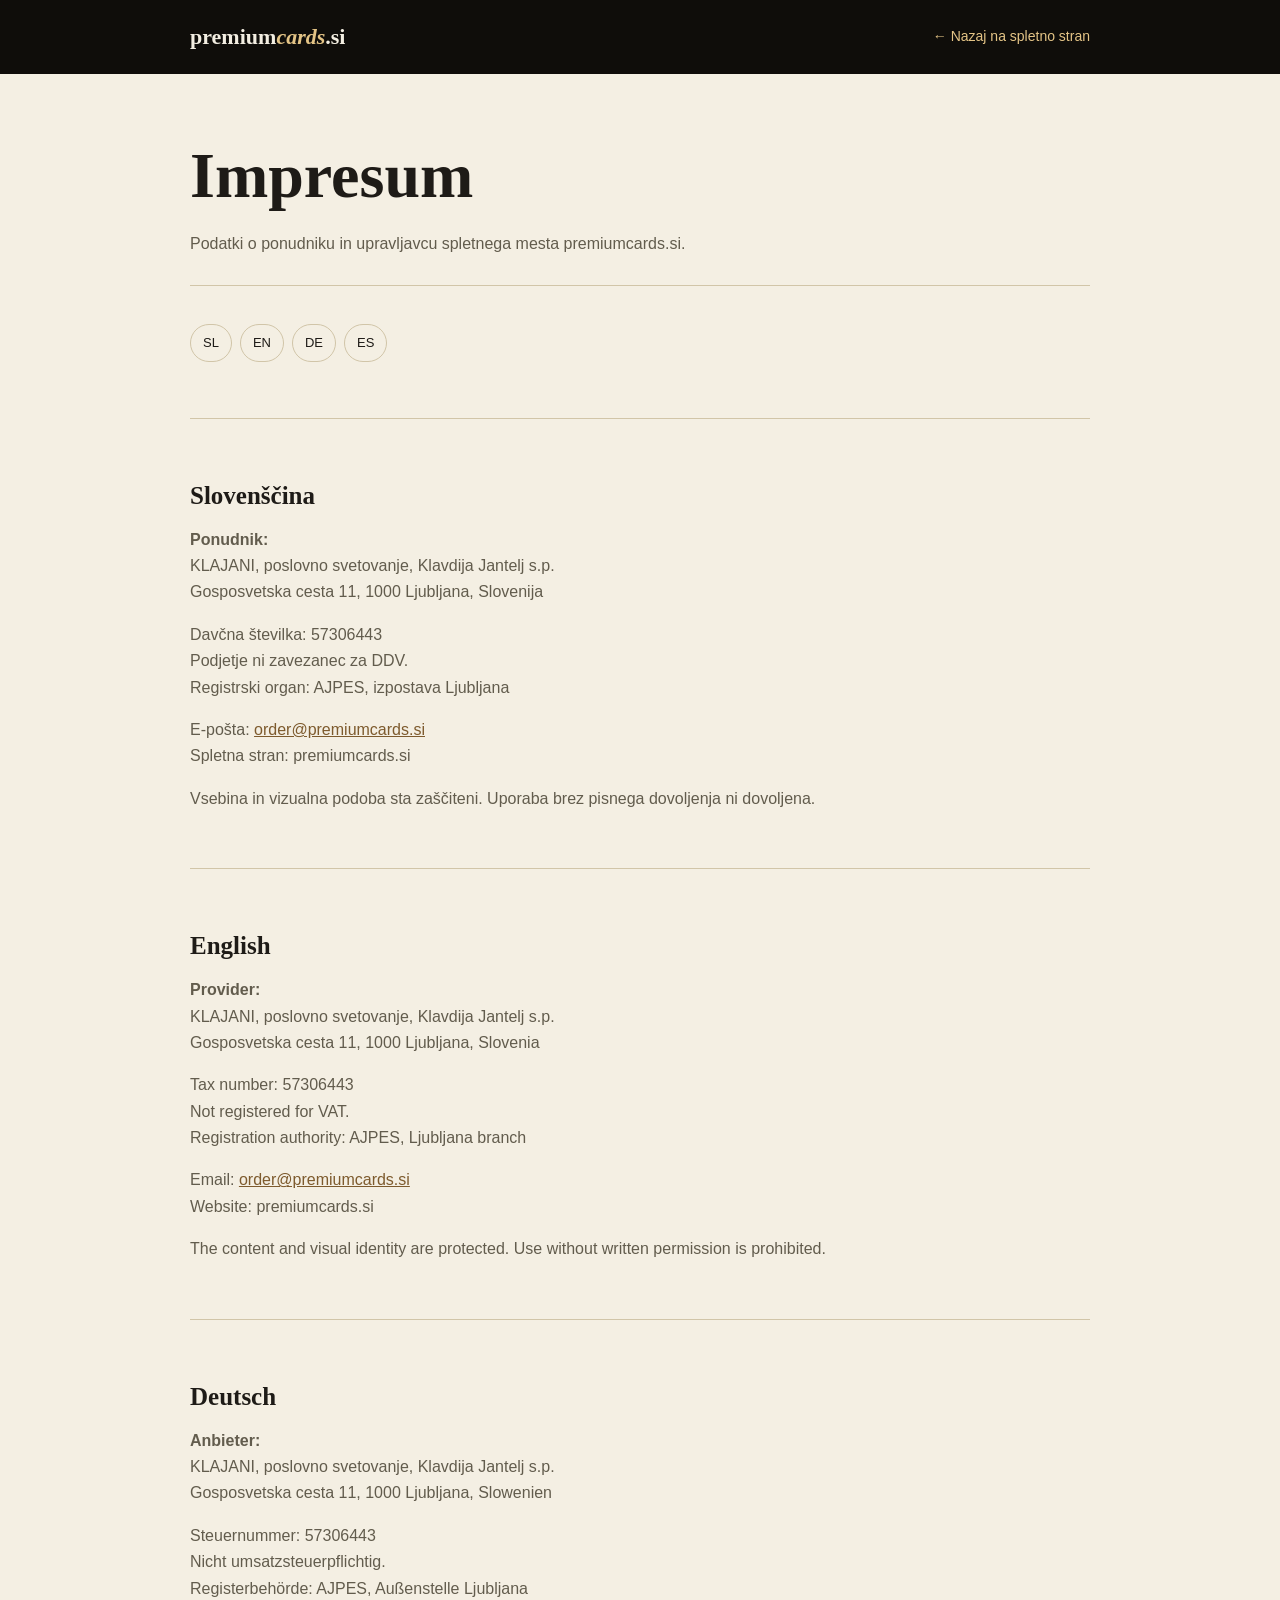
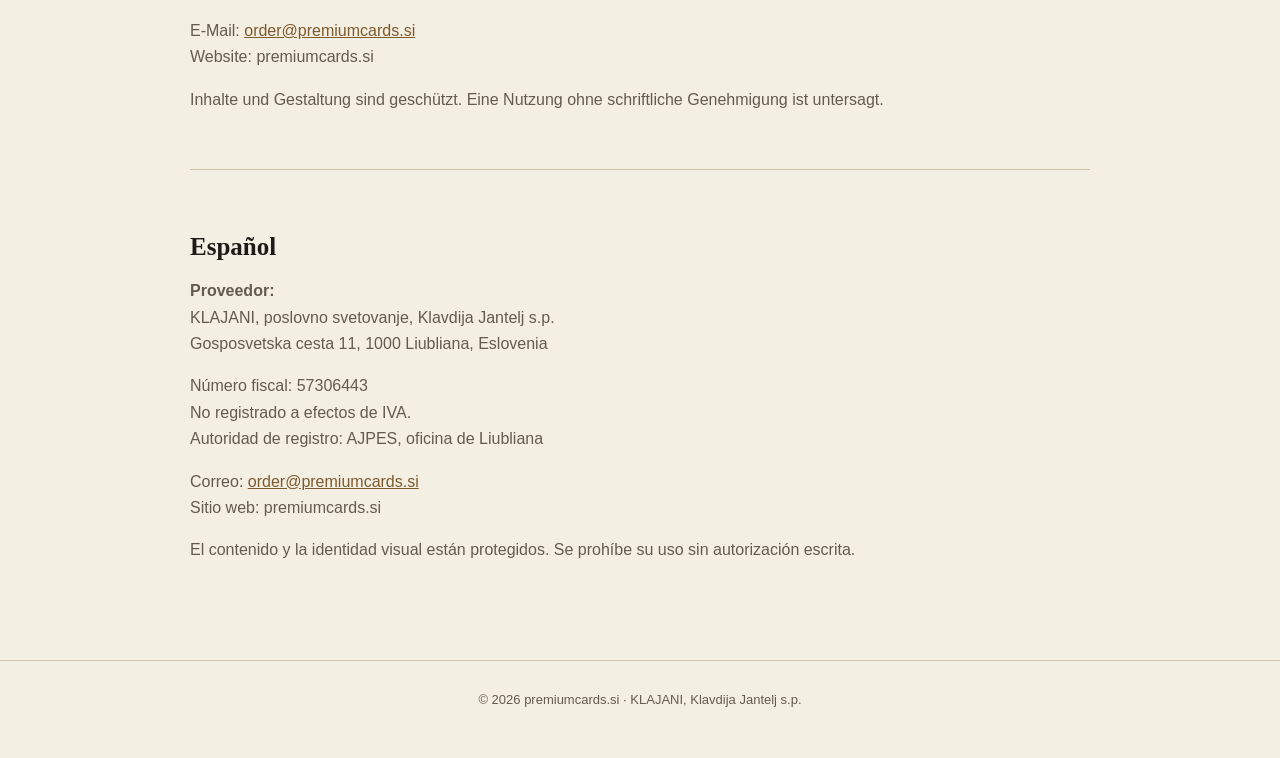
<file: impresum.html>
<!doctype html>
<html lang="sl"><head><meta charset="utf-8"><meta name="viewport" content="width=device-width,initial-scale=1"><title>Impresum | premiumcards.si</title><meta name="robots" content="noindex,follow"><link rel="canonical" href="https://premiumcards.si/impresum.html"><link rel="stylesheet" href="legal.css"></head>
<body><header><div class="bar"><a class="brand" href="index.html">premium<em>cards</em>.si</a><a class="back" href="index.html">← Nazaj na spletno stran</a></div></header>
<main><h1>Impresum</h1><p class="meta">Podatki o ponudniku in upravljavcu spletnega mesta premiumcards.si.</p>
<div class="lang-nav"><a href="#sl">SL</a><a href="#en">EN</a><a href="#de">DE</a><a href="#es">ES</a></div>
<section id="sl" class="language"><h2>Slovenščina</h2><p><strong>Ponudnik:</strong><br>KLAJANI, poslovno svetovanje, Klavdija Jantelj s.p.<br>Gosposvetska cesta 11, 1000 Ljubljana, Slovenija</p><p>Davčna številka: 57306443<br>Podjetje ni zavezanec za DDV.<br>Registrski organ: AJPES, izpostava Ljubljana</p><p>E-pošta: <a href="mailto:order@premiumcards.si">order@premiumcards.si</a><br>Spletna stran: premiumcards.si</p><p>Vsebina in vizualna podoba sta zaščiteni. Uporaba brez pisnega dovoljenja ni dovoljena.</p></section>
<section id="en" class="language"><h2>English</h2><p><strong>Provider:</strong><br>KLAJANI, poslovno svetovanje, Klavdija Jantelj s.p.<br>Gosposvetska cesta 11, 1000 Ljubljana, Slovenia</p><p>Tax number: 57306443<br>Not registered for VAT.<br>Registration authority: AJPES, Ljubljana branch</p><p>Email: <a href="mailto:order@premiumcards.si">order@premiumcards.si</a><br>Website: premiumcards.si</p><p>The content and visual identity are protected. Use without written permission is prohibited.</p></section>
<section id="de" class="language"><h2>Deutsch</h2><p><strong>Anbieter:</strong><br>KLAJANI, poslovno svetovanje, Klavdija Jantelj s.p.<br>Gosposvetska cesta 11, 1000 Ljubljana, Slowenien</p><p>Steuernummer: 57306443<br>Nicht umsatzsteuerpflichtig.<br>Registerbehörde: AJPES, Außenstelle Ljubljana</p><p>E-Mail: <a href="mailto:order@premiumcards.si">order@premiumcards.si</a><br>Website: premiumcards.si</p><p>Inhalte und Gestaltung sind geschützt. Eine Nutzung ohne schriftliche Genehmigung ist untersagt.</p></section>
<section id="es" class="language"><h2>Español</h2><p><strong>Proveedor:</strong><br>KLAJANI, poslovno svetovanje, Klavdija Jantelj s.p.<br>Gosposvetska cesta 11, 1000 Liubliana, Eslovenia</p><p>Número fiscal: 57306443<br>No registrado a efectos de IVA.<br>Autoridad de registro: AJPES, oficina de Liubliana</p><p>Correo: <a href="mailto:order@premiumcards.si">order@premiumcards.si</a><br>Sitio web: premiumcards.si</p><p>El contenido y la identidad visual están protegidos. Se prohíbe su uso sin autorización escrita.</p></section></main>
<footer>© 2026 premiumcards.si · KLAJANI, Klavdija Jantelj s.p.</footer></body></html>
</file>
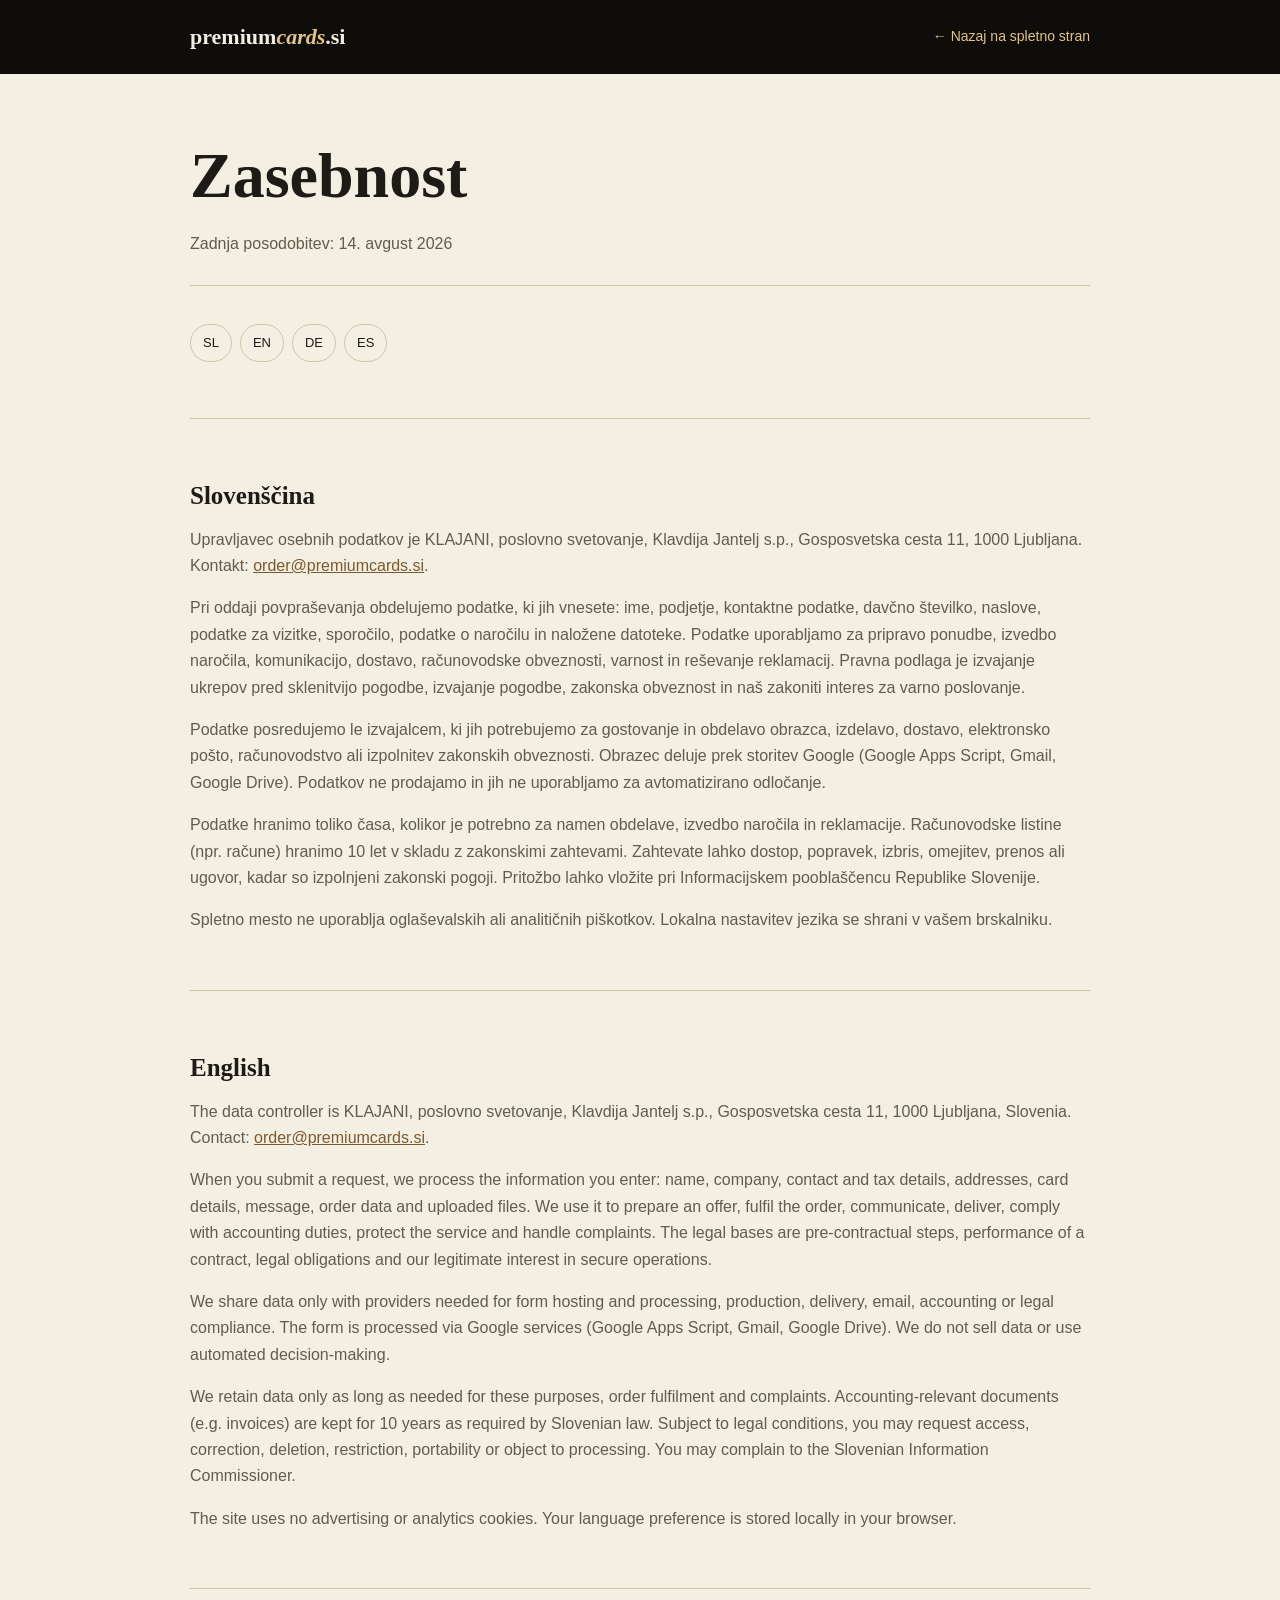
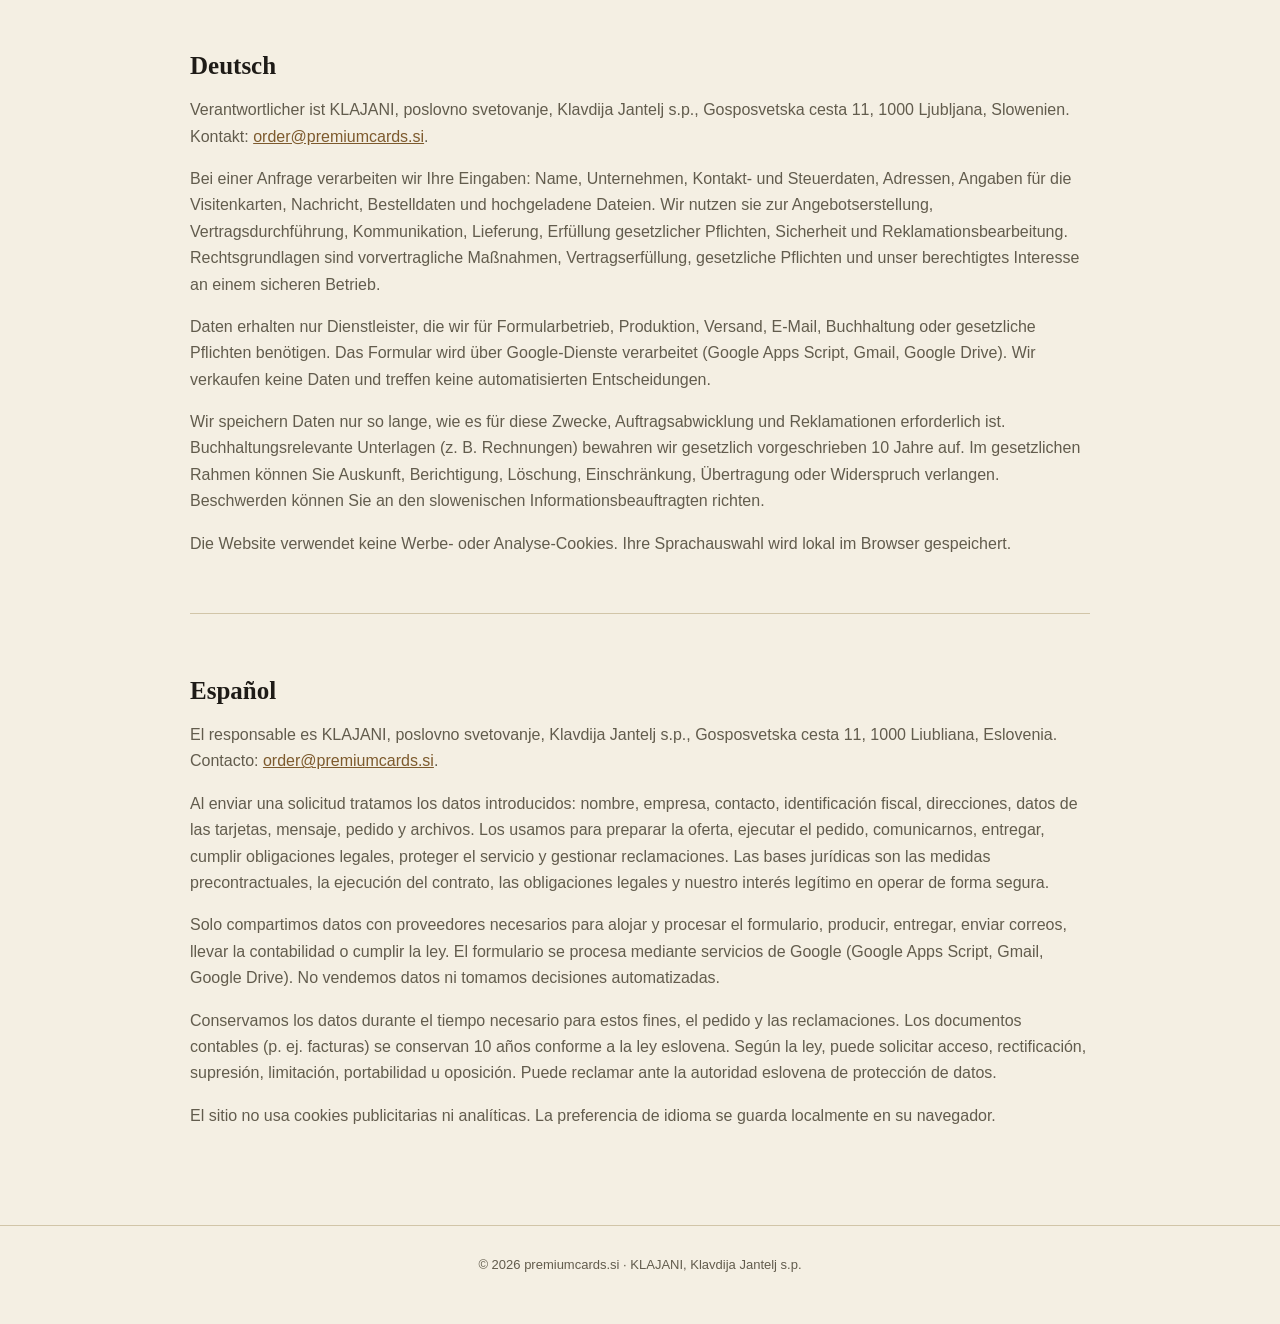
<file: privacy.html>
<!doctype html>
<html lang="sl"><head><meta charset="utf-8"><meta name="viewport" content="width=device-width,initial-scale=1"><title>Zasebnost | premiumcards.si</title><meta name="robots" content="noindex,follow"><link rel="canonical" href="https://premiumcards.si/privacy.html"><link rel="stylesheet" href="legal.css"></head>
<body><header><div class="bar"><a class="brand" href="index.html">premium<em>cards</em>.si</a><a class="back" href="index.html">← Nazaj na spletno stran</a></div></header>
<main><h1>Zasebnost</h1><p class="meta">Zadnja posodobitev: 14. avgust 2026</p><div class="lang-nav"><a href="#sl">SL</a><a href="#en">EN</a><a href="#de">DE</a><a href="#es">ES</a></div>
<section id="sl" class="language"><h2>Slovenščina</h2><p>Upravljavec osebnih podatkov je KLAJANI, poslovno svetovanje, Klavdija Jantelj s.p., Gosposvetska cesta 11, 1000 Ljubljana. Kontakt: <a href="mailto:order@premiumcards.si">order@premiumcards.si</a>.</p><p>Pri oddaji povpraševanja obdelujemo podatke, ki jih vnesete: ime, podjetje, kontaktne podatke, davčno številko, naslove, podatke za vizitke, sporočilo, podatke o naročilu in naložene datoteke. Podatke uporabljamo za pripravo ponudbe, izvedbo naročila, komunikacijo, dostavo, računovodske obveznosti, varnost in reševanje reklamacij. Pravna podlaga je izvajanje ukrepov pred sklenitvijo pogodbe, izvajanje pogodbe, zakonska obveznost in naš zakoniti interes za varno poslovanje.</p><p>Podatke posredujemo le izvajalcem, ki jih potrebujemo za gostovanje in obdelavo obrazca, izdelavo, dostavo, elektronsko pošto, računovodstvo ali izpolnitev zakonskih obveznosti. Obrazec deluje prek storitev Google (Google Apps Script, Gmail, Google Drive). Podatkov ne prodajamo in jih ne uporabljamo za avtomatizirano odločanje.</p><p>Podatke hranimo toliko časa, kolikor je potrebno za namen obdelave, izvedbo naročila in reklamacije. Računovodske listine (npr. račune) hranimo 10 let v skladu z zakonskimi zahtevami. Zahtevate lahko dostop, popravek, izbris, omejitev, prenos ali ugovor, kadar so izpolnjeni zakonski pogoji. Pritožbo lahko vložite pri Informacijskem pooblaščencu Republike Slovenije.</p><p>Spletno mesto ne uporablja oglaševalskih ali analitičnih piškotkov. Lokalna nastavitev jezika se shrani v vašem brskalniku.</p></section>
<section id="en" class="language"><h2>English</h2><p>The data controller is KLAJANI, poslovno svetovanje, Klavdija Jantelj s.p., Gosposvetska cesta 11, 1000 Ljubljana, Slovenia. Contact: <a href="mailto:order@premiumcards.si">order@premiumcards.si</a>.</p><p>When you submit a request, we process the information you enter: name, company, contact and tax details, addresses, card details, message, order data and uploaded files. We use it to prepare an offer, fulfil the order, communicate, deliver, comply with accounting duties, protect the service and handle complaints. The legal bases are pre-contractual steps, performance of a contract, legal obligations and our legitimate interest in secure operations.</p><p>We share data only with providers needed for form hosting and processing, production, delivery, email, accounting or legal compliance. The form is processed via Google services (Google Apps Script, Gmail, Google Drive). We do not sell data or use automated decision-making.</p><p>We retain data only as long as needed for these purposes, order fulfilment and complaints. Accounting-relevant documents (e.g. invoices) are kept for 10 years as required by Slovenian law. Subject to legal conditions, you may request access, correction, deletion, restriction, portability or object to processing. You may complain to the Slovenian Information Commissioner.</p><p>The site uses no advertising or analytics cookies. Your language preference is stored locally in your browser.</p></section>
<section id="de" class="language"><h2>Deutsch</h2><p>Verantwortlicher ist KLAJANI, poslovno svetovanje, Klavdija Jantelj s.p., Gosposvetska cesta 11, 1000 Ljubljana, Slowenien. Kontakt: <a href="mailto:order@premiumcards.si">order@premiumcards.si</a>.</p><p>Bei einer Anfrage verarbeiten wir Ihre Eingaben: Name, Unternehmen, Kontakt- und Steuerdaten, Adressen, Angaben für die Visitenkarten, Nachricht, Bestelldaten und hochgeladene Dateien. Wir nutzen sie zur Angebotserstellung, Vertragsdurchführung, Kommunikation, Lieferung, Erfüllung gesetzlicher Pflichten, Sicherheit und Reklamationsbearbeitung. Rechtsgrundlagen sind vorvertragliche Maßnahmen, Vertragserfüllung, gesetzliche Pflichten und unser berechtigtes Interesse an einem sicheren Betrieb.</p><p>Daten erhalten nur Dienstleister, die wir für Formularbetrieb, Produktion, Versand, E-Mail, Buchhaltung oder gesetzliche Pflichten benötigen. Das Formular wird über Google-Dienste verarbeitet (Google Apps Script, Gmail, Google Drive). Wir verkaufen keine Daten und treffen keine automatisierten Entscheidungen.</p><p>Wir speichern Daten nur so lange, wie es für diese Zwecke, Auftragsabwicklung und Reklamationen erforderlich ist. Buchhaltungsrelevante Unterlagen (z.&nbsp;B. Rechnungen) bewahren wir gesetzlich vorgeschrieben 10 Jahre auf. Im gesetzlichen Rahmen können Sie Auskunft, Berichtigung, Löschung, Einschränkung, Übertragung oder Widerspruch verlangen. Beschwerden können Sie an den slowenischen Informationsbeauftragten richten.</p><p>Die Website verwendet keine Werbe- oder Analyse-Cookies. Ihre Sprachauswahl wird lokal im Browser gespeichert.</p></section>
<section id="es" class="language"><h2>Español</h2><p>El responsable es KLAJANI, poslovno svetovanje, Klavdija Jantelj s.p., Gosposvetska cesta 11, 1000 Liubliana, Eslovenia. Contacto: <a href="mailto:order@premiumcards.si">order@premiumcards.si</a>.</p><p>Al enviar una solicitud tratamos los datos introducidos: nombre, empresa, contacto, identificación fiscal, direcciones, datos de las tarjetas, mensaje, pedido y archivos. Los usamos para preparar la oferta, ejecutar el pedido, comunicarnos, entregar, cumplir obligaciones legales, proteger el servicio y gestionar reclamaciones. Las bases jurídicas son las medidas precontractuales, la ejecución del contrato, las obligaciones legales y nuestro interés legítimo en operar de forma segura.</p><p>Solo compartimos datos con proveedores necesarios para alojar y procesar el formulario, producir, entregar, enviar correos, llevar la contabilidad o cumplir la ley. El formulario se procesa mediante servicios de Google (Google Apps Script, Gmail, Google Drive). No vendemos datos ni tomamos decisiones automatizadas.</p><p>Conservamos los datos durante el tiempo necesario para estos fines, el pedido y las reclamaciones. Los documentos contables (p.&nbsp;ej. facturas) se conservan 10 años conforme a la ley eslovena. Según la ley, puede solicitar acceso, rectificación, supresión, limitación, portabilidad u oposición. Puede reclamar ante la autoridad eslovena de protección de datos.</p><p>El sitio no usa cookies publicitarias ni analíticas. La preferencia de idioma se guarda localmente en su navegador.</p></section></main>
<footer>© 2026 premiumcards.si · KLAJANI, Klavdija Jantelj s.p.</footer></body></html>
</file>
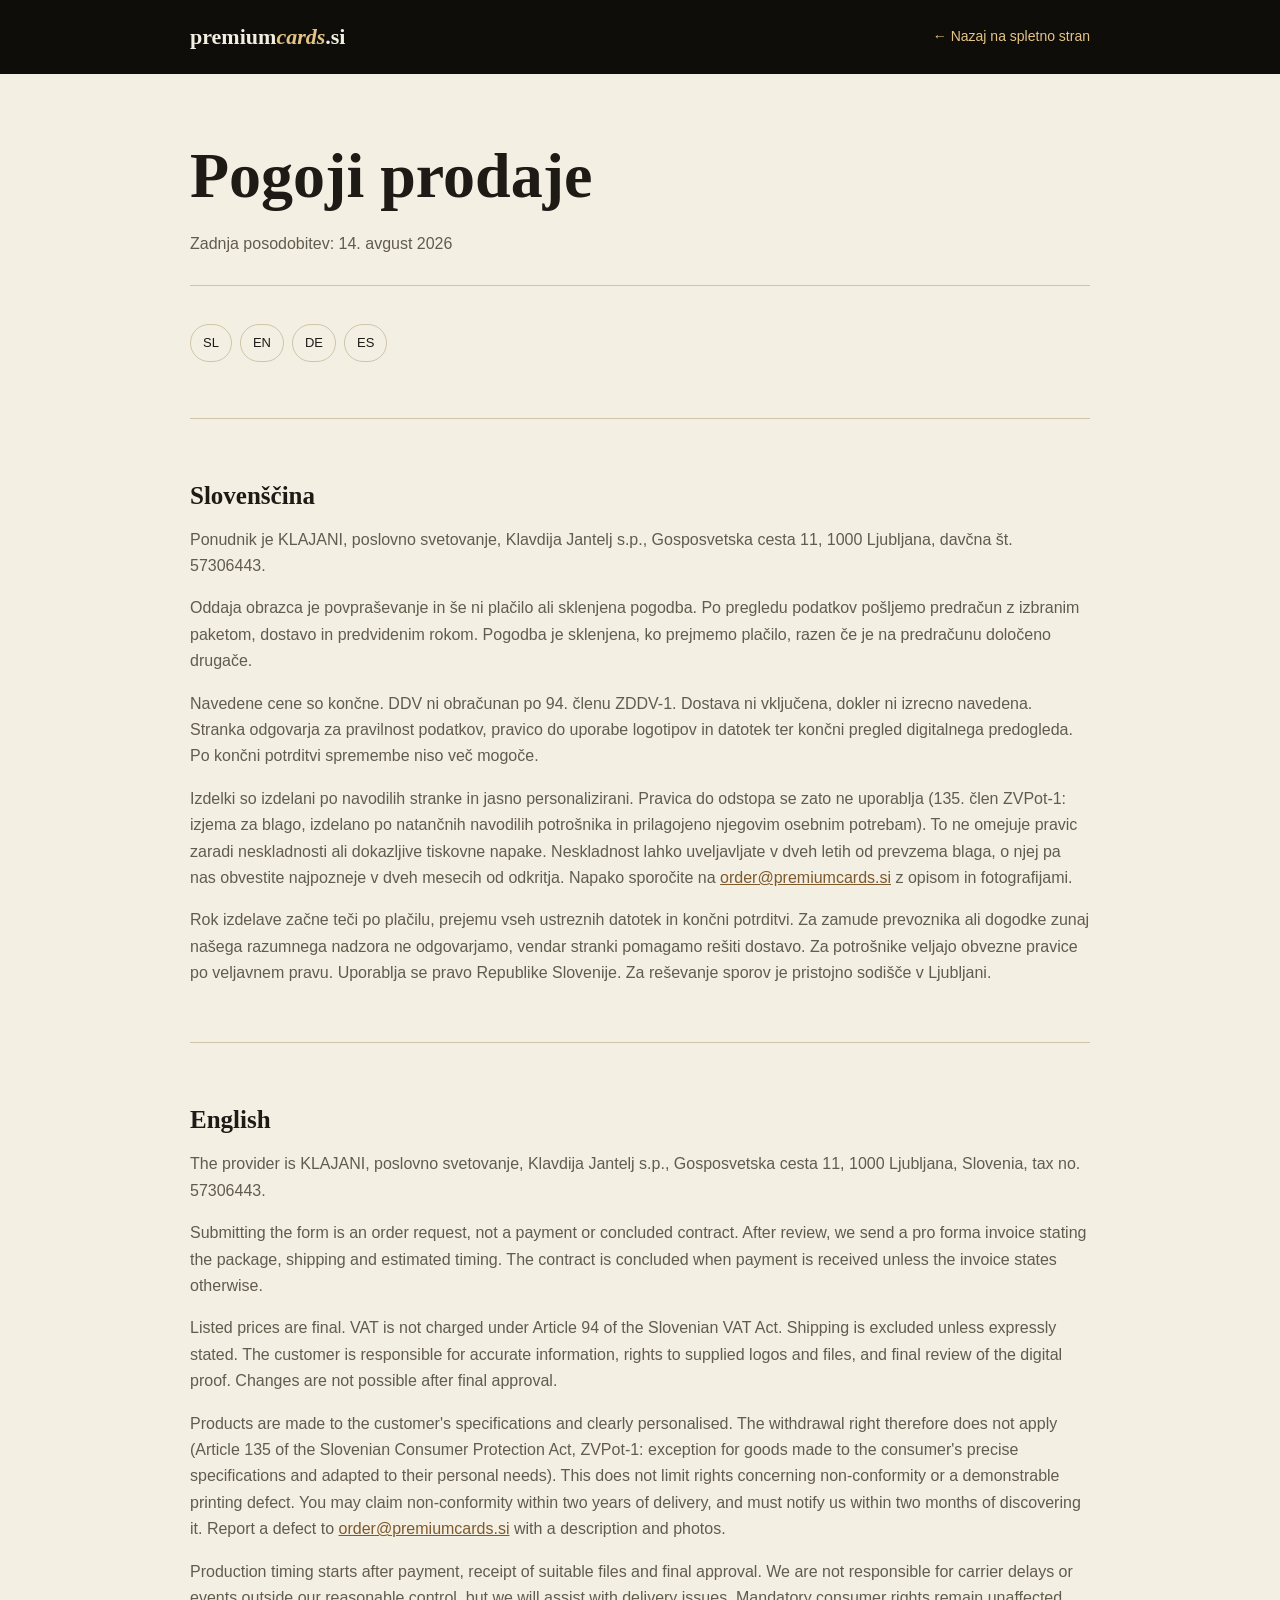
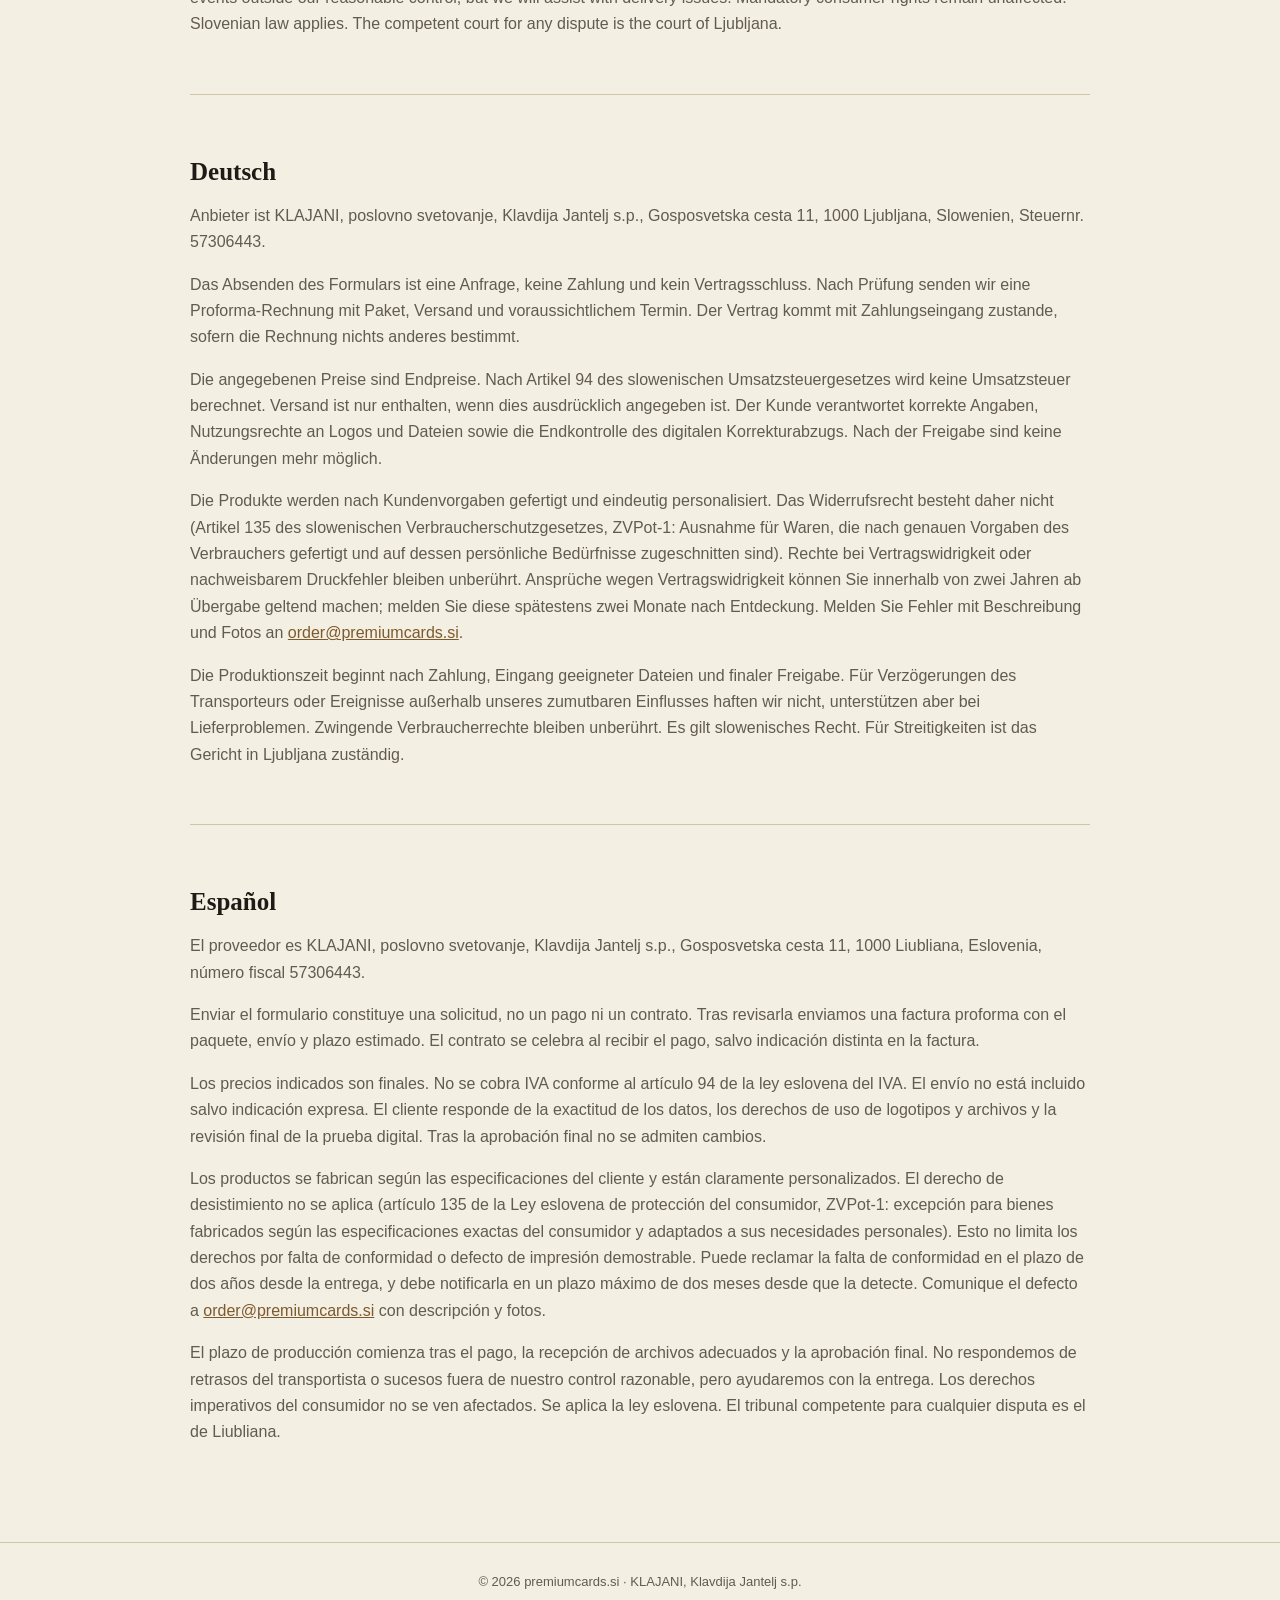
<file: terms.html>
<!doctype html>
<html lang="sl"><head><meta charset="utf-8"><meta name="viewport" content="width=device-width,initial-scale=1"><title>Pogoji prodaje | premiumcards.si</title><meta name="robots" content="noindex,follow"><link rel="canonical" href="https://premiumcards.si/terms.html"><link rel="stylesheet" href="legal.css"></head>
<body><header><div class="bar"><a class="brand" href="index.html">premium<em>cards</em>.si</a><a class="back" href="index.html">← Nazaj na spletno stran</a></div></header>
<main><h1>Pogoji prodaje</h1><p class="meta">Zadnja posodobitev: 14. avgust 2026</p><div class="lang-nav"><a href="#sl">SL</a><a href="#en">EN</a><a href="#de">DE</a><a href="#es">ES</a></div>
<section id="sl" class="language"><h2>Slovenščina</h2><p>Ponudnik je KLAJANI, poslovno svetovanje, Klavdija Jantelj s.p., Gosposvetska cesta 11, 1000 Ljubljana, davčna št. 57306443.</p><p>Oddaja obrazca je povpraševanje in še ni plačilo ali sklenjena pogodba. Po pregledu podatkov pošljemo predračun z izbranim paketom, dostavo in predvidenim rokom. Pogodba je sklenjena, ko prejmemo plačilo, razen če je na predračunu določeno drugače.</p><p>Navedene cene so končne. DDV ni obračunan po 94. členu ZDDV-1. Dostava ni vključena, dokler ni izrecno navedena. Stranka odgovarja za pravilnost podatkov, pravico do uporabe logotipov in datotek ter končni pregled digitalnega predogleda. Po končni potrditvi spremembe niso več mogoče.</p><p>Izdelki so izdelani po navodilih stranke in jasno personalizirani. Pravica do odstopa se zato ne uporablja (135. člen ZVPot-1: izjema za blago, izdelano po natančnih navodilih potrošnika in prilagojeno njegovim osebnim potrebam). To ne omejuje pravic zaradi neskladnosti ali dokazljive tiskovne napake. Neskladnost lahko uveljavljate v dveh letih od prevzema blaga, o njej pa nas obvestite najpozneje v dveh mesecih od odkritja. Napako sporočite na <a href="mailto:order@premiumcards.si">order@premiumcards.si</a> z opisom in fotografijami.</p><p>Rok izdelave začne teči po plačilu, prejemu vseh ustreznih datotek in končni potrditvi. Za zamude prevoznika ali dogodke zunaj našega razumnega nadzora ne odgovarjamo, vendar stranki pomagamo rešiti dostavo. Za potrošnike veljajo obvezne pravice po veljavnem pravu. Uporablja se pravo Republike Slovenije. Za reševanje sporov je pristojno sodišče v Ljubljani.</p></section>
<section id="en" class="language"><h2>English</h2><p>The provider is KLAJANI, poslovno svetovanje, Klavdija Jantelj s.p., Gosposvetska cesta 11, 1000 Ljubljana, Slovenia, tax no. 57306443.</p><p>Submitting the form is an order request, not a payment or concluded contract. After review, we send a pro forma invoice stating the package, shipping and estimated timing. The contract is concluded when payment is received unless the invoice states otherwise.</p><p>Listed prices are final. VAT is not charged under Article 94 of the Slovenian VAT Act. Shipping is excluded unless expressly stated. The customer is responsible for accurate information, rights to supplied logos and files, and final review of the digital proof. Changes are not possible after final approval.</p><p>Products are made to the customer's specifications and clearly personalised. The withdrawal right therefore does not apply (Article 135 of the Slovenian Consumer Protection Act, ZVPot-1: exception for goods made to the consumer's precise specifications and adapted to their personal needs). This does not limit rights concerning non-conformity or a demonstrable printing defect. You may claim non-conformity within two years of delivery, and must notify us within two months of discovering it. Report a defect to <a href="mailto:order@premiumcards.si">order@premiumcards.si</a> with a description and photos.</p><p>Production timing starts after payment, receipt of suitable files and final approval. We are not responsible for carrier delays or events outside our reasonable control, but we will assist with delivery issues. Mandatory consumer rights remain unaffected. Slovenian law applies. The competent court for any dispute is the court of Ljubljana.</p></section>
<section id="de" class="language"><h2>Deutsch</h2><p>Anbieter ist KLAJANI, poslovno svetovanje, Klavdija Jantelj s.p., Gosposvetska cesta 11, 1000 Ljubljana, Slowenien, Steuernr. 57306443.</p><p>Das Absenden des Formulars ist eine Anfrage, keine Zahlung und kein Vertragsschluss. Nach Prüfung senden wir eine Proforma-Rechnung mit Paket, Versand und voraussichtlichem Termin. Der Vertrag kommt mit Zahlungseingang zustande, sofern die Rechnung nichts anderes bestimmt.</p><p>Die angegebenen Preise sind Endpreise. Nach Artikel 94 des slowenischen Umsatzsteuergesetzes wird keine Umsatzsteuer berechnet. Versand ist nur enthalten, wenn dies ausdrücklich angegeben ist. Der Kunde verantwortet korrekte Angaben, Nutzungsrechte an Logos und Dateien sowie die Endkontrolle des digitalen Korrekturabzugs. Nach der Freigabe sind keine Änderungen mehr möglich.</p><p>Die Produkte werden nach Kundenvorgaben gefertigt und eindeutig personalisiert. Das Widerrufsrecht besteht daher nicht (Artikel 135 des slowenischen Verbraucherschutzgesetzes, ZVPot-1: Ausnahme für Waren, die nach genauen Vorgaben des Verbrauchers gefertigt und auf dessen persönliche Bedürfnisse zugeschnitten sind). Rechte bei Vertragswidrigkeit oder nachweisbarem Druckfehler bleiben unberührt. Ansprüche wegen Vertragswidrigkeit können Sie innerhalb von zwei Jahren ab Übergabe geltend machen; melden Sie diese spätestens zwei Monate nach Entdeckung. Melden Sie Fehler mit Beschreibung und Fotos an <a href="mailto:order@premiumcards.si">order@premiumcards.si</a>.</p><p>Die Produktionszeit beginnt nach Zahlung, Eingang geeigneter Dateien und finaler Freigabe. Für Verzögerungen des Transporteurs oder Ereignisse außerhalb unseres zumutbaren Einflusses haften wir nicht, unterstützen aber bei Lieferproblemen. Zwingende Verbraucherrechte bleiben unberührt. Es gilt slowenisches Recht. Für Streitigkeiten ist das Gericht in Ljubljana zuständig.</p></section>
<section id="es" class="language"><h2>Español</h2><p>El proveedor es KLAJANI, poslovno svetovanje, Klavdija Jantelj s.p., Gosposvetska cesta 11, 1000 Liubliana, Eslovenia, número fiscal 57306443.</p><p>Enviar el formulario constituye una solicitud, no un pago ni un contrato. Tras revisarla enviamos una factura proforma con el paquete, envío y plazo estimado. El contrato se celebra al recibir el pago, salvo indicación distinta en la factura.</p><p>Los precios indicados son finales. No se cobra IVA conforme al artículo 94 de la ley eslovena del IVA. El envío no está incluido salvo indicación expresa. El cliente responde de la exactitud de los datos, los derechos de uso de logotipos y archivos y la revisión final de la prueba digital. Tras la aprobación final no se admiten cambios.</p><p>Los productos se fabrican según las especificaciones del cliente y están claramente personalizados. El derecho de desistimiento no se aplica (artículo 135 de la Ley eslovena de protección del consumidor, ZVPot-1: excepción para bienes fabricados según las especificaciones exactas del consumidor y adaptados a sus necesidades personales). Esto no limita los derechos por falta de conformidad o defecto de impresión demostrable. Puede reclamar la falta de conformidad en el plazo de dos años desde la entrega, y debe notificarla en un plazo máximo de dos meses desde que la detecte. Comunique el defecto a <a href="mailto:order@premiumcards.si">order@premiumcards.si</a> con descripción y fotos.</p><p>El plazo de producción comienza tras el pago, la recepción de archivos adecuados y la aprobación final. No respondemos de retrasos del transportista o sucesos fuera de nuestro control razonable, pero ayudaremos con la entrega. Los derechos imperativos del consumidor no se ven afectados. Se aplica la ley eslovena. El tribunal competente para cualquier disputa es el de Liubliana.</p></section></main>
<footer>© 2026 premiumcards.si · KLAJANI, Klavdija Jantelj s.p.</footer></body></html>
</file>
<file: legal.css>
:root {
  --paper: #f4efe3;
  --ink: #1e1b17;
  --soft: #625c4d;
  --gold: #a9824f;
  --line: #d1c5a8;
  --dark: #0f0d0a;
}
* { box-sizing: border-box; }
body { margin: 0; background: var(--paper); color: var(--ink); font: 16px/1.65 Arial, sans-serif; }
header { background: var(--dark); color: #f3eee2; padding: 24px; }
.bar { width: min(900px, calc(100% - 40px)); margin: 0 auto; display: flex; justify-content: space-between; gap: 20px; align-items: center; }
.brand { color: #f3eee2; text-decoration: none; font: 600 22px Georgia, serif; }
.brand em { color: #e4c486; }
.back { color: #e4c486; text-decoration: none; font-size: 14px; }
main { width: min(900px, calc(100% - 40px)); margin: 0 auto; padding: 64px 0 80px; }
h1, h2 { font-family: Georgia, serif; line-height: 1.2; }
h1 { font-size: clamp(38px, 7vw, 64px); margin: 0 0 14px; }
h2 { font-size: 25px; margin: 42px 0 12px; }
p, li { color: var(--soft); }
.meta { border-bottom: 1px solid var(--line); padding-bottom: 28px; margin-bottom: 38px; }
.lang-nav { display: flex; flex-wrap: wrap; gap: 8px; margin: 28px 0 42px; }
.lang-nav a { border: 1px solid var(--line); border-radius: 20px; color: var(--ink); padding: 7px 12px; text-decoration: none; font-size: 13px; }
.language { border-top: 1px solid var(--line); padding-top: 20px; margin-top: 56px; }
a { color: #7d5a2d; }
footer { border-top: 1px solid var(--line); padding: 28px 20px 48px; text-align: center; color: var(--soft); font-size: 13px; }
@media (max-width: 560px) { .bar { align-items: flex-start; flex-direction: column; } main { padding-top: 44px; } }
</file>
